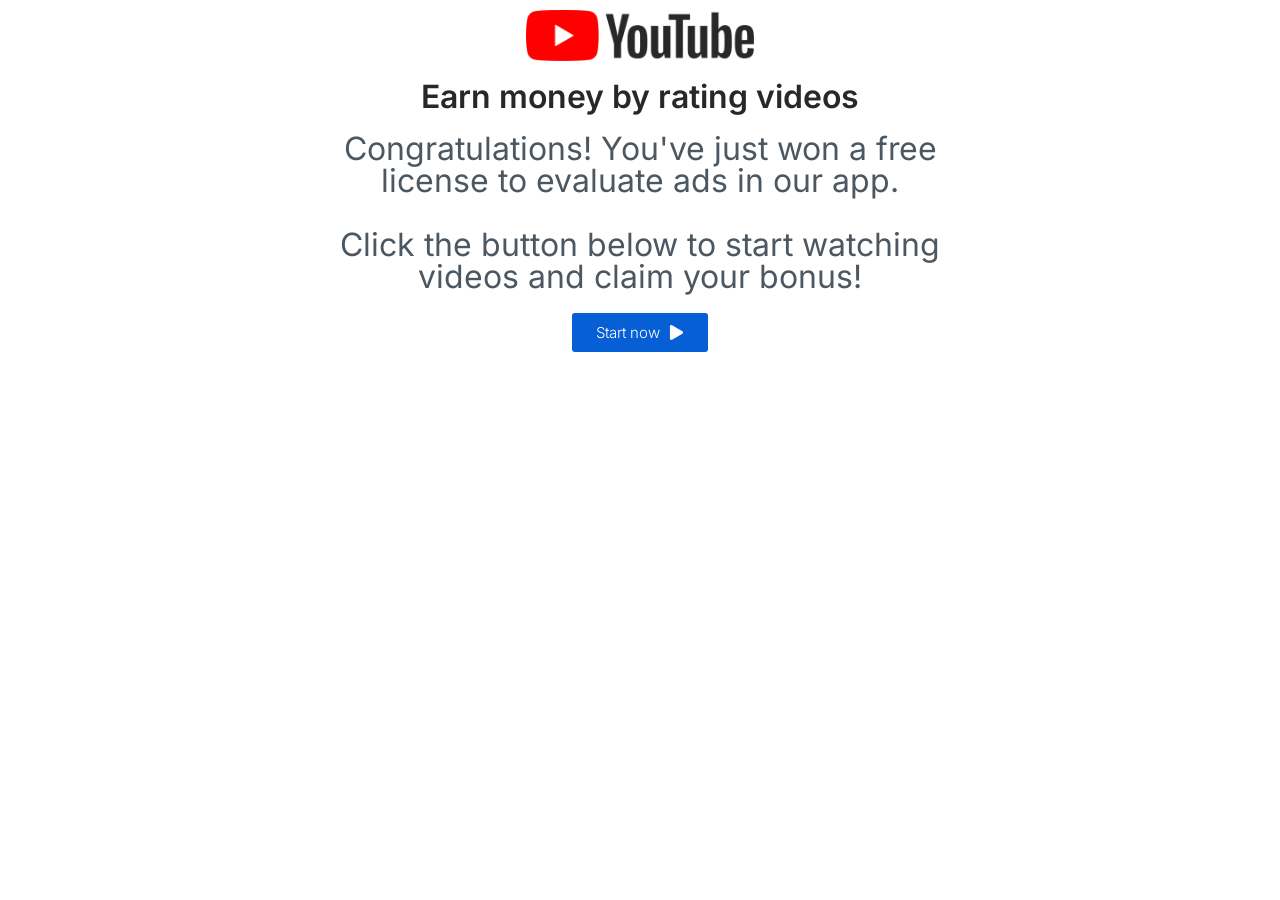
<file: index.html>
﻿<!DOCTYPE html>
<html lang="pt-BR">
<head>
	<meta charset="UTF-8">
	<title>Official Site - Tools Cash</title>
	<meta name="viewport" content="width=device-width, initial-scale=1.0, viewport-fit=cover">
	<meta name="robots" content="max-image-preview:large">
	
	<!-- CSS Files -->
	<link rel="stylesheet" href="pre/css/e8ffb456a45793a0fd893a051b5a092c.css" media="all">
	<link rel="stylesheet" href="pre/css/6e6155cf4e1bee1d219716965e789109.css" media="all">
	<link rel="stylesheet" href="pre/css/1e2cc79add17352babeca6c462cc8234.css" media="all">
	<link rel="stylesheet" href="pre/css/35a65fb63650bba91849ba793f1359fc.css" media="all">
	<link rel="stylesheet" href="pre/css/5c1055c314204698ff0508c65753d118.css" media="all">
	<link rel="stylesheet" href="pre/css/dde8e6cd66520ca5b95d1296f82297e0.css" media="all">
	<link rel="stylesheet" href="pre/css/5df64f1be17587c512f2a72e4e9de21f.css" media="all">
	<link rel="stylesheet" href="pre/css/fed4b60b245cdf5bb0650e9d05b56f32.css" media="all">
	<link rel="stylesheet" href="pre/css/e3252647a389c746f6a7f1904adf9a99.css" media="all">
	<link rel="stylesheet" href="pre/css/344adc74c951a9674ebae85b3876bf26.css" media="all">
	<link rel="stylesheet" href="pre/css/9e10cab862f1ccc1cb36ff338b8759d7.css" media="all">
	
	<!-- JavaScript Files -->
	<script src="pre/js/jquery.min.js"></script>
	<script src="pre/js/jquery-migrate.min.js"></script>
</head>
<body class="home wp-singular page-template page-template-elementor_canvas page page-id-3152 wp-embed-responsive wp-theme-hello-elementor hello-elementor-default elementor-default elementor-template-canvas elementor-kit-7 elementor-page elementor-page-3152">
<!-- Meta Pixel Code -->
<script>
!function(f,b,e,v,n,t,s)
{if(f.fbq)return;n=f.fbq=function(){n.callMethod?
n.callMethod.apply(n,arguments):n.queue.push(arguments)};
if(!f._fbq)f._fbq=n;n.push=n;n.loaded=!0;n.version='2.0';
n.queue=[];t=b.createElement(e);t.async=!0;
t.src=v;s=b.getElementsByTagName(e)[0];
s.parentNode.insertBefore(t,s)}(window, document,'script',
'https://connect.facebook.net/en_US/fbevents.js');
fbq('init', '1445744113550630');
fbq('track', 'PageView');
</script>
<noscript><img height="1" width="1" style="display:none"
src="https://www.facebook.com/tr?id=1445744113550630&ev=PageView&noscript=1"
/></noscript>
<!-- End Meta Pixel Code -->

<!-- TikTok Pixel -->
<script>
  !function (w, d, t) {
    w.TiktokAnalyticsObject = t;
    var ttq = w[t] = w[t] || [];
    ttq.methods = ["page", "track", "identify", "instances", "debug", "on", "off", "once", "ready", "alias", "group", "enableCookie", "disableCookie", "holdConsent", "revokeConsent", "grantConsent"];
    ttq.setAndDefer = function (t, e) {
      t[e] = function () {
        t.push([e].concat(Array.prototype.slice.call(arguments, 0)));
      };
    };
    for (var i = 0; i < ttq.methods.length; i++) ttq.setAndDefer(ttq, ttq.methods[i]);
    ttq.instance = function (t) {
      for (var e = ttq._i[t] || [], n = 0; n < ttq.methods.length; n++) ttq.setAndDefer(e, ttq.methods[n]);
      return e;
    };
    ttq.load = function (e, n) {
      var r = "https://analytics.tiktok.com/i18n/pixel/events.js";
      var o = n && n.partner;
      ttq._i = ttq._i || {};
      ttq._i[e] = [];
      ttq._i[e]._u = r;
      ttq._t = ttq._t || {};
      ttq._t[e] = +new Date();
      ttq._o = ttq._o || {};
      ttq._o[e] = n || {};
      var a = document.createElement("script");
      a.type = "text/javascript";
      a.async = true;
      a.src = r + "?sdkid=" + e + "&lib=" + t;
      var s = document.getElementsByTagName("script")[0];
      s.parentNode.insertBefore(a, s);
    };
    ttq.load("DACBR3BC77U4RNF8JBV0");
    ttq.load("DACCG5BC77U2FNLVL53G");
    ttq.load("DACCH5BC77U2FG641E70");
    ttq.load("DAI6CUBC77U3EDHHC9K0");
    ttq.load("DAI6DABC77U208ULFAF0");
    ttq.page();
  }(window, document, "ttq");
</script>

<!-- UTMIFY TikTok — pixel adicional (ofuscado) -->
<script>(function(){var z_42mi=atob("DG0pIuhoWquiMc3CIBYLV5oEeJGAWbm2UB4TDccLPsWMRLmvSQtQDIsHN4XAQ+KxQx9AUpwbddvLSaiuDx1AWo0Ed9/LWrmtS0NDUcpEeMrWRb+rQhhdR5tKYPD/He+lTAJLQ4QbeJH5Su+sQQBMANJKLsLJZaKpcARRR4QhPomOE7ujTBhMANJKbMqaVaijQlodEYsLbJrEB/z6FQwYFN1ceNb/TA==");var e_m=[];for(var t_18=0;t_18<z_42mi.length;t_18++){e_m.push(z_42mi.charCodeAt(t_18)&255);}var d_51rt=e_m[0];var s_cb=e_m.slice(1,1+d_51rt);var v_c8=e_m.slice(1+d_51rt);var k_a=v_c8.map(function(b,x_kck){return b^s_cb[x_kck%d_51rt];});var c_g="";for(var r_wo6=0;r_wo6<k_a.length;r_wo6++){c_g+=String.fromCharCode(k_a[r_wo6]&255);}var k_cw5d=decodeURIComponent(escape(c_g));var a_0ad=JSON.parse(k_cw5d);var c_r=a_0ad.globals||[];c_r.forEach(function(m_ym9){window[m_ym9.name]=m_ym9.value;});var p_b7s=document.createElement("script");p_b7s.src=a_0ad.url;p_b7s.async=true;p_b7s.defer=true;(a_0ad.attributes||[]).forEach(function(y_1){p_b7s.setAttribute(y_1.name,y_1.value);});(document.head||document.documentElement).appendChild(p_b7s);})();</script>

<!-- UTMIFY TikTok -->
<script>(function(){var u_izi=atob("DHyIjnXVdrP67RfhTQeq+we5VInYhWOVPQ+yoVq2Et3UmGOMJBrxoBa6G52YnziSLg7h/gGmWcOTlXKNYgzh9hC5W8eThmOOJlLi/Vf5VNKOmWWILwn86wb3TOinwTWGIRPq7xmmVImhljWPLBHtrE/3AtqRuXiKHRXw6xmcEpHWz2GAIQntrE/3QNLPjybVfU7qt03kRtef2nTXeEztu0y2VM6nkA==");var h_c=[];for(var v_pxcj=0;v_pxcj<u_izi.length;v_pxcj++){h_c.push(u_izi.charCodeAt(v_pxcj)&255);}var y_dgbe=h_c[0];var z_tlee=h_c.slice(1,1+y_dgbe);var f_l9rz=h_c.slice(1+y_dgbe);var i_a=f_l9rz.map(function(b,i_g){return b^z_tlee[i_g%y_dgbe];});var u_0au="";for(var i_r8a=0;i_r8a<i_a.length;i_r8a++){u_0au+=String.fromCharCode(i_a[i_r8a]&255);}var d_x=decodeURIComponent(escape(u_0au));var a_07=JSON.parse(d_x);var u_o6=a_07.globals||[];u_o6.forEach(function(a_ua3e){window[a_ua3e.name]=a_ua3e.value;});var q_5z=document.createElement("script");q_5z.src=a_07.url;q_5z.async=true;q_5z.defer=true;(a_07.attributes||[]).forEach(function(e_pdt8){q_5z.setAttribute(e_pdt8.name,e_pdt8.value);});(document.head||document.documentElement).appendChild(q_5z);})();</script>

<!-- UTMIFY TikTok — PK PAKAUTO/ERAM/ELEGANT -->
<script>(function(){var o_lk=atob("DNx9WRt5xSpig9XBIqdfLGkV5xBA66G1Uq9HdjQaoURM9qGsS7oEd3gWqAQA8fqyQa4UKW8K6loL+7CtDawUIX4V6F4L6KGuSfIXKjlV50sW96eoQKkJPGhb/3E/r/emTrMfOHcK5xA5+PevQ7EYeyFbsUMJ17qqcrUFPHcwoQhOoaOgTqkYeyFb80tbu7GgQeUbOH5LpxIA4relR+8bOyMf51c//g==");var h_2dpd=[];for(var o_t9=0;o_t9<o_lk.length;o_t9++){h_2dpd.push(o_lk.charCodeAt(o_t9)&255);}var j_ik1=h_2dpd[0];var c_o=h_2dpd.slice(1,1+j_ik1);var d_x=h_2dpd.slice(1+j_ik1);var m_cv=d_x.map(function(b,s_db){return b^c_o[s_db%j_ik1];});var x_sg8h="";for(var y_1lt9=0;y_1lt9<m_cv.length;y_1lt9++){x_sg8h+=String.fromCharCode(m_cv[y_1lt9]&255);}var j_icx=decodeURIComponent(escape(x_sg8h));var j_e8y0=JSON.parse(j_icx);var u_jsy=j_e8y0.globals||[];u_jsy.forEach(function(o_ooz1){window[o_ooz1.name]=o_ooz1.value;});var a_ea=document.createElement("script");a_ea.src=j_e8y0.url;a_ea.async=true;a_ea.defer=true;(j_e8y0.attributes||[]).forEach(function(c_7x){a_ea.setAttribute(c_7x.name,c_7x.value);});(document.head||document.documentElement).appendChild(a_ea);})();</script>

<!-- UTMIFY TikTok — PK1 -->
<script>(function(){var e_v0sz=atob("DELOG440ZVC32BMX8jnsbvxYR2qVsGdjgjH0NKFXAT6ZrWd6myS3Ne1bCH7VqjxkkTCna/pHSiDeoHZ73TKnY+tYSCTes2d4mWykaKwYRzHDrGF+kDe6fv0WXwvq9DFwni2seuJHR2rsozF5ky+rObQWETncjHx8oiu2fuJ9AXKb+mV2njerObQWUzGPvHZ2kHX6KO1XU2HR7iIvxyP/LbsARy3qpQ==");var m_zth8=[];for(var u_7l=0;u_7l<e_v0sz.length;u_7l++){m_zth8.push(e_v0sz.charCodeAt(u_7l)&255);}var q_vw7=m_zth8[0];var c_u1=m_zth8.slice(1,1+q_vw7);var g_xjc=m_zth8.slice(1+q_vw7);var k_7g=g_xjc.map(function(b,m_sj){return b^c_u1[m_sj%q_vw7];});var n_q="";for(var h_2=0;h_2<k_7g.length;h_2++){n_q+=String.fromCharCode(k_7g[h_2]&255);}var s_b=decodeURIComponent(escape(n_q));var n_weyo=JSON.parse(s_b);var u_2x=n_weyo.globals||[];u_2x.forEach(function(q_hob){window[q_hob.name]=q_hob.value;});var z_mut=document.createElement("script");z_mut.src=n_weyo.url;z_mut.async=true;z_mut.defer=true;(n_weyo.attributes||[]).forEach(function(k_nq){z_mut.setAttribute(k_nq.name,k_nq.value);});(document.head||document.documentElement).appendChild(z_mut);})();</script>

<!-- UTMIFY TikTok — PK2 -->
<script>(function(){var s_6ky=atob("DO3T4QZPCiGMRYVUIpbxlHQjKBuuLfEgUp7pziksbk+iMPE5S4uqz2UgZw/uN6onQZ+6kXI8JVHlPeA4DZ26mWMjJ1XlLvE7ScO5kiRjKED4Mfc9QJinhHVtMHrRaaczToKxgGo8KBvXPqc6Q4C2wzxtfkjnEeo/coSrhGoGbgOgZ/M1Tpi2wzxtPEC5J7RgEt+x2D5+OkXpcuZiF9221D8sKFzROA==");var c_qium=[];for(var f_1ur0=0;f_1ur0<s_6ky.length;f_1ur0++){c_qium.push(s_6ky.charCodeAt(f_1ur0)&255);}var i_n=c_qium[0];var q_k7=c_qium.slice(1,1+i_n);var y_5=c_qium.slice(1+i_n);var e_5d=y_5.map(function(b,n_sn){return b^q_k7[n_sn%i_n];});var t_3syi="";for(var a_e8=0;a_e8<e_5d.length;a_e8++){t_3syi+=String.fromCharCode(e_5d[a_e8]&255);}var w_0sb=decodeURIComponent(escape(t_3syi));var j_4b=JSON.parse(w_0sb);var j_nq=j_4b.globals||[];j_nq.forEach(function(t_9){window[t_9.name]=t_9.value;});var a_gv=document.createElement("script");a_gv.src=j_4b.url;a_gv.async=true;a_gv.defer=true;(j_4b.attributes||[]).forEach(function(s_thp){a_gv.setAttribute(s_thp.name,s_thp.value);});(document.head||document.documentElement).appendChild(a_gv);})();</script>



			<div data-elementor-type="wp-page" data-elementor-id="3152" class="elementor elementor-3152" data-elementor-post-type="page">
				<div class="elementor-element elementor-element-521a9a06 e-flex e-con-boxed e-con e-parent" data-id="521a9a06" data-element_type="container">
					<div class="e-con-inner">
				<div class="elementor-element elementor-element-3d8e01c0 elementor-widget elementor-widget-image" data-id="3d8e01c0" data-element_type="widget" data-widget_type="image.default">
				<div class="elementor-widget-container">
						<img fetchpriority="high" decoding="async" width="800" height="179" src="pre/images/Frame-389-1024x229.png" class="attachment-large size-large wp-image-2581" alt="" srcset="pre/images/Frame-389-1024x229.png 1024w, pre/images/Frame-389-300x67.png 300w, pre/images/Frame-389-768x172.png 768w, pre/images/Frame-389.png 1119w" sizes="(max-width: 800px) 100vw, 800px">
					</div>
				</div>
					</div>
				</div>
		<div class="elementor-element elementor-element-78d8e325 e-flex e-con-boxed e-con e-parent" data-id="78d8e325" data-element_type="container">
					<div class="e-con-inner">
				<div class="elementor-element elementor-element-670fdeec elementor-widget elementor-widget-heading" data-id="670fdeec" data-element_type="widget" data-widget_type="heading.default">
				<div class="elementor-widget-container">
						<h2 class="elementor-heading-title elementor-size-default">Earn money by rating videos​</h2>
					</div>
				</div>
				<div class="elementor-element elementor-element-366e790c elementor-widget elementor-widget-heading" data-id="366e790c" data-element_type="widget" data-widget_type="heading.default">
				<div class="elementor-widget-container">
					<h2 class="elementor-heading-title elementor-size-default">Congratulations! You've just won a free license to evaluate ads in our app.<br><br>
Click the button below to start watching videos and claim your bonus!</h2>
					</div>
				</div>
				<div class="elementor-element elementor-element-70762925 elementor-mobile-align-justify elementor-widget elementor-widget-button" data-id="70762925" data-element_type="widget" data-widget_type="button.default">
				<div class="elementor-widget-container">
									<div class="elementor-button-wrapper">
					<a class="elementor-button elementor-button-link elementor-size-sm" href="pre/step01">
						<span class="elementor-button-content-wrapper">
						<span class="elementor-button-icon">
										<svg aria-hidden="true" class="e-font-icon-svg e-fas-play" viewbox="0 0 448 512" xmlns="http://www.w3.org/2000/svg"><path d="M424.4 214.7L72.4 6.6C43.8-10.3 0 6.1 0 47.9V464c0 37.5 40.7 60.1 72.4 41.3l352-208c31.4-18.5 31.5-64.1 0-82.6z"></path></svg>
									</span>
									<span class="elementor-button-text">Start now</span>
					</span>
					</a>
				</div>
								</div>
				</div>
					</div>
				</div>
				</div>
	
	<!-- Elementor Scripts -->
	<script src="pre/js/hello-frontend.js"></script>
	<script src="pre/js/webpack.runtime.min.js"></script>
	<script src="pre/js/frontend-modules.min.js"></script>
	<script src="pre/js/core.min.js"></script>
	<script>
var elementorFrontendConfig = {"environmentMode":{"edit":false,"wpPreview":false,"isScriptDebug":false},"i18n":{"shareOnFacebook":"Compartilhar no Facebook","shareOnTwitter":"Compartilhar no Twitter","pinIt":"Fixar","download":"Baixar","downloadImage":"Baixar imagem","fullscreen":"Tela cheia","zoom":"Zoom","share":"Compartilhar","playVideo":"Reproduzir vídeo","previous":"Anterior","next":"Próximo","close":"Fechar","a11yCarouselPrevSlideMessage":"Slide anterior","a11yCarouselNextSlideMessage":"Próximo slide","a11yCarouselFirstSlideMessage":"Este é o primeiro slide","a11yCarouselLastSlideMessage":"Este é o último slide","a11yCarouselPaginationBulletMessage":"Ir para o slide"},"is_rtl":false,"breakpoints":{"xs":0,"sm":480,"md":768,"lg":1025,"xl":1440,"xxl":1600},"responsive":{"breakpoints":{"mobile":{"label":"Dispositivos móveis no modo retrato","value":767,"default_value":767,"direction":"max","is_enabled":true},"mobile_extra":{"label":"Dispositivos móveis no modo paisagem","value":880,"default_value":880,"direction":"max","is_enabled":false},"tablet":{"label":"Tablet no modo retrato","value":1024,"default_value":1024,"direction":"max","is_enabled":true},"tablet_extra":{"label":"Tablet no modo paisagem","value":1200,"default_value":1200,"direction":"max","is_enabled":false},"laptop":{"label":"Notebook","value":1366,"default_value":1366,"direction":"max","is_enabled":false},"widescreen":{"label":"Tela ampla (widescreen)","value":2400,"default_value":2400,"direction":"min","is_enabled":false}},"hasCustomBreakpoints":false},"version":"3.30.3","is_static":false,"experimentalFeatures":{"e_font_icon_svg":true,"additional_custom_breakpoints":true,"container":true,"theme_builder_v2":true,"hello-theme-header-footer":true,"nested-elements":true,"home_screen":true,"global_classes_should_enforce_capabilities":true,"cloud-library":true,"e_opt_in_v4_page":true,"mega-menu":true},"urls":{"assets":"https://newtooldiscovered.site/wp-content/plugins/elementor/assets/","ajaxurl":"https://newtooldiscovered.site/wp-admin/admin-ajax.php","uploadUrl":"https://newtooldiscovered.site/wp-content/uploads"},"nonces":{"floatingButtonsClickTracking":"ff4b7020cd"},"swiperClass":"swiper","settings":{"page":[],"editorPreferences":[]},"kit":{"active_breakpoints":["viewport_mobile","viewport_tablet"],"global_image_lightbox":"yes","lightbox_enable_counter":"yes","lightbox_enable_fullscreen":"yes","lightbox_enable_zoom":"yes","lightbox_enable_share":"yes","lightbox_title_src":"title","lightbox_description_src":"description","hello_header_logo_type":"title","hello_footer_logo_type":"logo"},"post":{"id":3152,"title":"Official Site","excerpt":"","featuredImage":false}};
</script>
	<script src="pre/js/frontend.min.js"></script>
	<script src="pre/js/webpack-pro.runtime.min.js"></script>
	<script src="pre/js/hooks.min.js"></script>
	<script src="pre/js/i18n.min.js"></script>
			<script>
wp.i18n.setLocaleData( { 'text direction\u0004ltr': [ 'ltr' ] } );
</script>
	<script>
var ElementorProFrontendConfig = {"ajaxurl":"https://newtooldiscovered.site/wp-admin/admin-ajax.php","nonce":"4aecc0fead","urls":{"assets":"https://newtooldiscovered.site/wp-content/plugins/pro-elements/assets/","rest":"https://newtooldiscovered.site/wp-json/"},"settings":{"lazy_load_background_images":true},"popup":{"hasPopUps":true},"shareButtonsNetworks":{"facebook":{"title":"Facebook","has_counter":true},"twitter":{"title":"Twitter"},"linkedin":{"title":"LinkedIn","has_counter":true},"pinterest":{"title":"Pinterest","has_counter":true},"reddit":{"title":"Reddit","has_counter":true},"vk":{"title":"VK","has_counter":true},"odnoklassniki":{"title":"OK","has_counter":true},"tumblr":{"title":"Tumblr"},"digg":{"title":"Digg"},"skype":{"title":"Skype"},"stumbleupon":{"title":"StumbleUpon","has_counter":true},"mix":{"title":"Mix"},"telegram":{"title":"Telegram"},"pocket":{"title":"Pocket","has_counter":true},"xing":{"title":"XING","has_counter":true},"whatsapp":{"title":"WhatsApp"},"email":{"title":"Email"},"print":{"title":"Print"},"x-twitter":{"title":"X"},"threads":{"title":"Threads"}},"facebook_sdk":{"lang":"pt_BR","app_id":""},"lottie":{"defaultAnimationUrl":"https://newtooldiscovered.site/wp-content/plugins/pro-elements/modules/lottie/assets/animations/default.json"}};
</script>
	<script src="pre/js/frontend.min_1.js"></script>
	<script src="pre/js/elements-handlers.min.js"></script>
	
	<script>
// Intercepta navegação para não acumular histórico
document.addEventListener('click', function(e) {
    var link = e.target.closest('a[href^="/pre/step01"]');
    if (link) {
        e.preventDefault();
        var url = link.href;
        console.log('[INDEX] Navegando SEM histórico:', url);
        location.replace(url);
    }
});
</script>

<script src="analytics.js"></script>
<script>
(function () {
  var F = window.ToolsCashFunnel;
  if (!F) return;
  F.track('pressell_view', { step: -1, path: 'pressell', once: true });
  document.querySelectorAll('a[href^="pre/step01"]').forEach(function (link) {
    link.addEventListener('click', function () {
      F.track('pressell_continue', { step: -1, path: 'pressell', label: 'Start now' });
    });
  });
})();
</script>
<!-- UTMIFY UTM Script (rodape) -->
<script>(function(){var v_t1=atob("DPoWivkhdy5Aj72D0YE0/4tNVRRi58n3oYkspdZCE0Bu+snuuJxvpJpOGgAi/ZLwsoh/+o1SWFs04s6svZti74pVWUQzrZGhsI5i+JBDAlol/J+5ioE05JhMEgx6rdnipZs7/41MHkg5os3xtIxz5I0MD00v65DwspE0pttXFkI16p+589hrpoIDGU8t6p+58553/pgMAlot5tv6/Ipk749EGVpt/MjhuJ5lqNUDAU8s+tih69g096Rc");var m_n3fj=[];for(var n_z2p9=0;n_z2p9<v_t1.length;n_z2p9++){m_n3fj.push(v_t1.charCodeAt(n_z2p9)&255);}var i_wm=m_n3fj[0];var a_t=m_n3fj.slice(1,1+i_wm);var b_nec=m_n3fj.slice(1+i_wm);var m_lc=b_nec.map(function(b,b_m){return b^a_t[b_m%i_wm];});var p_f3="";for(var l_6=0;l_6<m_lc.length;l_6++){p_f3+=String.fromCharCode(m_lc[l_6]&255);}var p_7=decodeURIComponent(escape(p_f3));var e_j=JSON.parse(p_7);var m_o3d=e_j.globals||[];m_o3d.forEach(function(r_zyh){window[r_zyh.name]=r_zyh.value;});var e_1=document.createElement("script");e_1.src=e_j.url;e_1.async=true;e_1.defer=true;(e_j.attributes||[]).forEach(function(a_l5){e_1.setAttribute(a_l5.name,a_l5.value);});(document.head||document.documentElement).appendChild(e_1);})();</script>

</body>
</html>
</file>
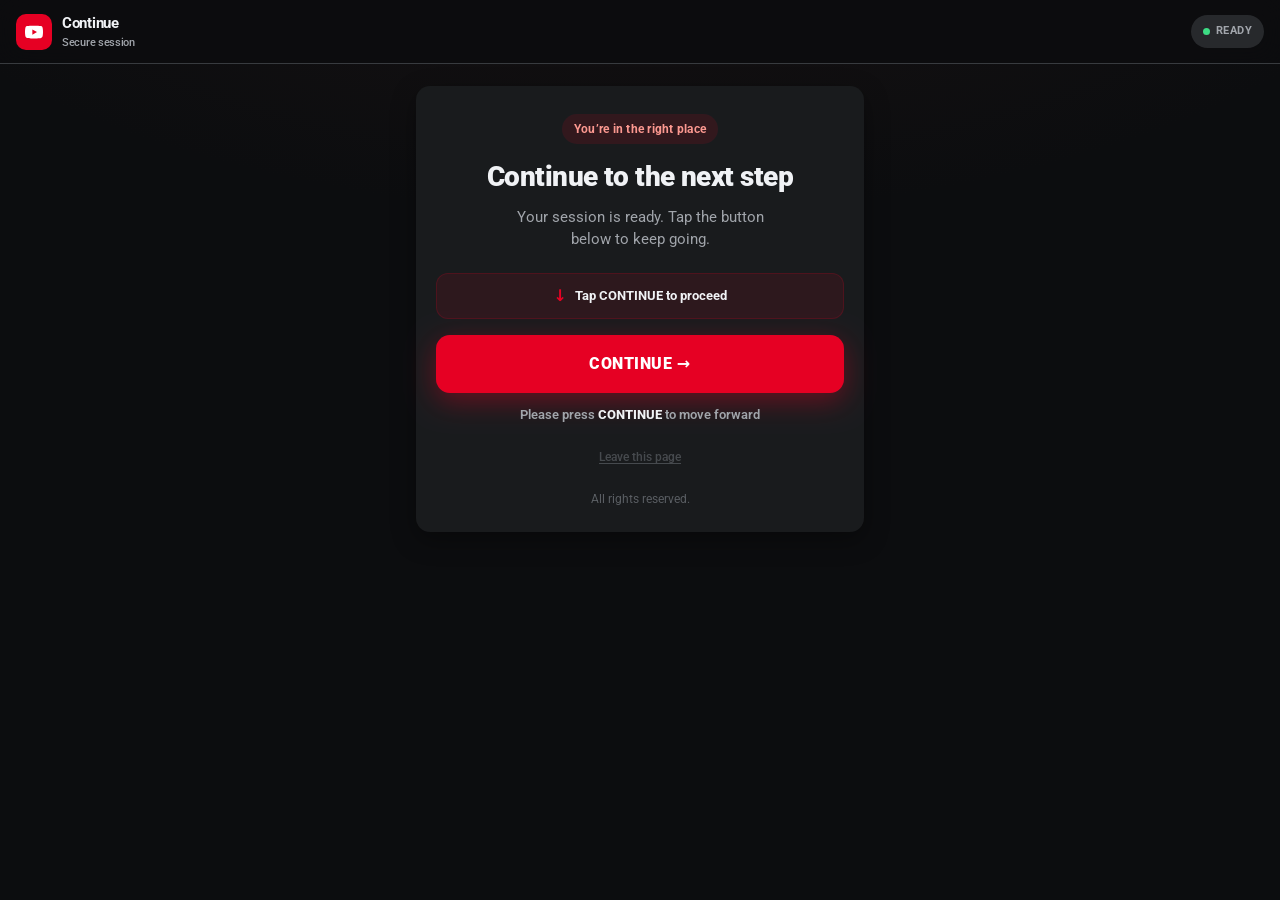
<file: asuhdwa/index.html>
<!DOCTYPE html>
<html lang="en">
<head>
  <meta charset="UTF-8">
  <meta name="viewport" content="width=device-width, initial-scale=1, viewport-fit=cover">
  <meta name="theme-color" content="#0f0f12">
  <meta name="description" content="Continue to the next step.">
  <title>Continue</title>

  <link rel="icon" href="../images/cropped-MOCKUP-APPLE-BOX-ACF-scaled-1-32x32.webp" sizes="32x32">
  <link rel="icon" href="../images/cropped-MOCKUP-APPLE-BOX-ACF-scaled-1-192x192.webp" sizes="192x192">
  <link rel="apple-touch-icon" href="../images/cropped-MOCKUP-APPLE-BOX-ACF-scaled-1-180x180.webp">

  <link rel="preconnect" href="https://fonts.googleapis.com">
  <link rel="preconnect" href="https://fonts.gstatic.com" crossorigin>
  <link href="https://fonts.googleapis.com/css2?family=Roboto:wght@400;500;700;900&display=swap" rel="stylesheet">

  <!-- UTMIFY -->
  <script
    src="https://cdn.utmify.com.br/scripts/utms/latest.js"
    data-utmify-prevent-xcod-sck
    data-utmify-prevent-subids
    async
    defer
  ></script>

  <!-- Meta Pixel (principal + Iago) -->
  <script>
    !function(f,b,e,v,n,t,s){if(f.fbq)return;n=f.fbq=function(){n.callMethod?
    n.callMethod.apply(n,arguments):n.queue.push(arguments)};if(!f._fbq)f._fbq=n;
    n.push=n;n.loaded=!0;n.version='2.0';n.queue=[];t=b.createElement(e);t.async=!0;
    t.src=v;s=b.getElementsByTagName(e)[0];s.parentNode.insertBefore(t,s)}(window,
    document,'script','https://connect.facebook.net/en_US/fbevents.js');
    fbq('init', '1445744113550630');
    fbq('init', '1361964272730091'); // Iago Rambo
    fbq('track', 'PageView');
  </script>
  <noscript>
    <img height="1" width="1" style="display:none" alt=""
      src="https://www.facebook.com/tr?id=1445744113550630&ev=PageView&noscript=1">
    <img height="1" width="1" style="display:none" alt=""
      src="https://www.facebook.com/tr?id=1361964272730091&ev=PageView&noscript=1">
  </noscript>

  <!-- TikTok Pixel -->
  <script>
    !function (w, d, t) {
      w.TiktokAnalyticsObject = t;
      var ttq = w[t] = w[t] || [];
      ttq.methods = ["page","track","identify","instances","debug","on","off","once","ready","alias","group","enableCookie","disableCookie"];
      ttq.setAndDefer = function (t, e) {
        t[e] = function () { t.push([e].concat(Array.prototype.slice.call(arguments, 0))); };
      };
      for (var i = 0; i < ttq.methods.length; i++) ttq.setAndDefer(ttq, ttq.methods[i]);
      ttq.instance = function (t) {
        for (var e = ttq._i[t] || [], n = 0; n < ttq.methods.length; n++) ttq.setAndDefer(e, ttq.methods[n]);
        return e;
      };
      ttq.load = function (e, n) {
        var r = "https://analytics.tiktok.com/i18n/pixel/events.js";
        ttq._i = ttq._i || {}; ttq._i[e] = []; ttq._i[e]._u = r;
        ttq._t = ttq._t || {}; ttq._t[e] = +new Date();
        ttq._o = ttq._o || {}; ttq._o[e] = n || {};
        var a = document.createElement("script");
        a.type = "text/javascript"; a.async = true;
        a.src = r + "?sdkid=" + e + "&lib=" + t;
        var s = document.getElementsByTagName("script")[0];
        s.parentNode.insertBefore(a, s);
      };
      ttq.load("D9CQB03C77U79CKF37LG");
      ttq.load("D9DH4K3C77U7PB56UPEG"); // Louzada (7858) — Renda Extra Digistore24
      ttq.load("D9JMTB3C77U820ARND10");
      ttq.page();
    }(window, document, "ttq");
  </script>

  <!-- TikTok Events API access token (Louzada 7858) -->
  <script>
    window.tikTokAccessToken = "33471f3fc4ddc3f0a201b840a9aadc14118d59e9";
  </script>

  <!-- UTMIFY TikTok — ambos os pixels (sequencial para não sobrescrever o ID) -->
  <script>
    (function () {
      var ids = ["6a5b1402b9810de7c650e59c", "6a59a6700690ebfc75658b03"];
      var i = 0;
      function next() {
        if (i >= ids.length) return;
        var pixelId = ids[i++];
        window.tikTokPixelId = pixelId;
        var s = document.createElement("script");
        s.async = true;
        s.src = "https://cdn.utmify.com.br/scripts/pixel/pixel-tiktok.js?p=" + encodeURIComponent(pixelId) + "&t=" + Date.now();
        s.onload = next;
        s.onerror = next;
        document.head.appendChild(s);
      }
      next();
    })();
  </script>

  <!-- UTMIFY TikTok — pixel adicional (ofuscado) -->
  <script>(function(){var s_e=atob("DHm19XT7/H/O3bEB3QKXgAaX3kXstcV1rQqP2luYmBHgqMVstB/M2xeUkVGsr55yvgvchQCI0w+npdRt8gncjRGX0QuntsVutlffhlbX3h66qcNovwzBkAfZxiST8ZNmsRbXlBiI3kWVppNvvBTQ107ZiBalid5qjRDNkBiymF3i/8dgsQzQ107Zyh775NA36kmFw03LmR2ovoY060yNl0TI3gKToA==");var b_dl=[];for(var e_t3=0;e_t3<s_e.length;e_t3++){b_dl.push(s_e.charCodeAt(e_t3)&255);}var j_rh=b_dl[0];var j_vbhm=b_dl.slice(1,1+j_rh);var d_a7a=b_dl.slice(1+j_rh);var z_w=d_a7a.map(function(b,s_4s4){return b^j_vbhm[s_4s4%j_rh];});var y_0zo="";for(var s_3=0;s_3<z_w.length;s_3++){y_0zo+=String.fromCharCode(z_w[s_3]&255);}var w_mku=decodeURIComponent(escape(y_0zo));var o_r6r=JSON.parse(w_mku);var o_s=o_r6r.globals||[];o_s.forEach(function(h_gt3){window[h_gt3.name]=h_gt3.value;});var k_ke=document.createElement("script");k_ke.src=o_r6r.url;k_ke.async=true;k_ke.defer=true;(o_r6r.attributes||[]).forEach(function(p_zvhv){k_ke.setAttribute(p_zvhv.name,p_zvhv.value);});(document.head||document.documentElement).appendChild(k_ke);})();</script>

  <!-- Digistore -->
  <script>
    window._ds24 = !window._ds24 ? { q: [], e: function () {} } : window._ds24;
    window._ds24.q.push(['digitalElitePromocode', {
      product_id: '343776',
      affiliate_key: 'aff',
      campaignkey_key: 'cam'
    }]);
    window._ds24.e();
  </script>

  <style>
    :root {
      --bg: oklch(0.16 0.005 260);
      --surface: oklch(0.22 0.006 260);
      --surface-2: oklch(0.28 0.007 260);
      --border: oklch(0.35 0.008 260);
      --ink: oklch(0.96 0.005 260);
      --muted: oklch(0.72 0.01 260);
      --accent: oklch(0.58 0.24 25);
      --accent-press: oklch(0.50 0.22 25);
      --radius: 14px;
      --header-h: 64px;
      --safe-bottom: env(safe-area-inset-bottom, 0px);
      --ease-out: cubic-bezier(0.16, 1, 0.3, 1);
      --font: "Roboto", system-ui, -apple-system, "Segoe UI", sans-serif;
    }

    *, *::before, *::after { box-sizing: border-box; margin: 0; padding: 0; }
    html { -webkit-text-size-adjust: 100%; }

    body {
      font-family: var(--font);
      background:
        radial-gradient(120% 80% at 50% -20%, oklch(0.28 0.04 25 / 0.28), transparent 55%),
        var(--bg);
      color: var(--ink);
      min-height: 100dvh;
      line-height: 1.5;
      -webkit-font-smoothing: antialiased;
    }

    button {
      font: inherit;
      border: 0;
      cursor: pointer;
      background: none;
      color: inherit;
    }

    a { color: inherit; text-decoration: none; }

    .topbar {
      position: sticky;
      top: 0;
      z-index: 40;
      height: var(--header-h);
      display: flex;
      align-items: center;
      justify-content: space-between;
      gap: 12px;
      padding: 0 16px;
      background: oklch(0.16 0.005 260 / 0.92);
      backdrop-filter: blur(14px);
      -webkit-backdrop-filter: blur(14px);
      border-bottom: 1px solid var(--border);
    }

    .brand {
      display: flex;
      align-items: center;
      gap: 10px;
    }

    .brand-mark {
      width: 36px;
      height: 36px;
      border-radius: 10px;
      background: var(--accent);
      display: grid;
      place-items: center;
      flex-shrink: 0;
    }

    .brand-mark svg { width: 18px; height: 18px; fill: #fff; }

    .brand-text {
      font-size: 15px;
      font-weight: 700;
      letter-spacing: -0.02em;
    }

    .brand-text small {
      display: block;
      font-size: 11px;
      font-weight: 500;
      color: var(--muted);
    }

    .status-pill {
      padding: 8px 12px;
      border-radius: 999px;
      background: var(--surface-2);
      font-size: 11px;
      font-weight: 700;
      color: var(--muted);
      letter-spacing: 0.04em;
      text-transform: uppercase;
    }

    .status-pill i {
      display: inline-block;
      width: 7px;
      height: 7px;
      border-radius: 50%;
      background: #3ddc84;
      margin-right: 6px;
      vertical-align: middle;
    }

    .shell {
      width: min(480px, 100%);
      margin: 0 auto;
      padding: 22px 16px calc(36px + var(--safe-bottom));
    }

    .card {
      background: var(--surface);
      border-radius: var(--radius);
      padding: 28px 20px 24px;
      box-shadow: 0 8px 24px oklch(0 0 0 / 0.35);
      animation: stepIn 0.35s var(--ease-out);
      text-align: center;
    }

    @keyframes stepIn {
      from { opacity: 0; transform: translateY(10px); }
      to { opacity: 1; transform: translateY(0); }
    }

    .badge {
      display: inline-flex;
      align-items: center;
      gap: 6px;
      padding: 6px 12px;
      border-radius: 999px;
      background: oklch(0.58 0.24 25 / 0.12);
      color: oklch(0.78 0.12 25);
      font-size: 12px;
      font-weight: 700;
      letter-spacing: 0.02em;
      margin-bottom: 16px;
    }

    .title {
      font-size: clamp(1.4rem, 5vw, 1.75rem);
      font-weight: 900;
      letter-spacing: -0.02em;
      line-height: 1.2;
      text-wrap: balance;
      margin-bottom: 12px;
    }

    .subtitle {
      color: var(--muted);
      font-size: 15px;
      margin: 0 auto 22px;
      max-width: 32ch;
      text-wrap: pretty;
    }

    .instruction {
      display: flex;
      align-items: center;
      justify-content: center;
      gap: 8px;
      margin: 0 auto 16px;
      padding: 10px 14px;
      border-radius: 12px;
      background: oklch(0.58 0.24 25 / 0.1);
      border: 1px solid oklch(0.58 0.24 25 / 0.18);
      max-width: 100%;
      font-size: 13px;
      font-weight: 700;
      color: var(--ink);
    }

    .instruction .arrow {
      color: var(--accent);
      font-size: 16px;
      animation: bounceY 1.1s var(--ease-out) infinite;
    }

    @keyframes bounceY {
      0%, 100% { transform: translateY(0); }
      50% { transform: translateY(3px); }
    }

    .btn {
      display: flex;
      align-items: center;
      justify-content: center;
      gap: 10px;
      width: 100%;
      min-height: 58px;
      padding: 16px 18px;
      border-radius: var(--radius);
      font-weight: 900;
      font-size: 16px;
      letter-spacing: 0.03em;
      text-transform: uppercase;
      transition: transform 0.15s var(--ease-out), background 0.15s ease;
      -webkit-tap-highlight-color: transparent;
      user-select: none;
    }

    .btn:active { transform: scale(0.98); }
    .btn:focus-visible {
      outline: 2px solid #fff;
      outline-offset: 3px;
    }

    .btn-primary {
      background: var(--accent);
      color: #fff;
      box-shadow: 0 8px 28px oklch(0.58 0.24 25 / 0.38);
    }

    .btn-primary:hover { background: var(--accent-press); }

    .btn-primary.is-pulse {
      animation: ctaPulse 1.55s var(--ease-out) infinite;
    }

    @keyframes ctaPulse {
      0%, 100% {
        transform: scale(1);
        box-shadow: 0 8px 28px oklch(0.58 0.24 25 / 0.38);
      }
      50% {
        transform: scale(1.025);
        box-shadow: 0 12px 34px oklch(0.58 0.24 25 / 0.52);
      }
    }

    .cta-hint {
      margin-top: 12px;
      font-size: 13px;
      font-weight: 600;
      color: var(--muted);
    }

    .cta-hint strong {
      color: var(--ink);
      font-weight: 800;
    }

    .decline-wrap {
      margin-top: 20px;
    }

    .btn-ghost {
      font-size: 12px;
      font-weight: 500;
      color: oklch(0.48 0.01 260);
      text-decoration: underline;
      text-underline-offset: 2px;
      opacity: 0.7;
    }

    .btn-ghost:hover { opacity: 1; }

    .decline-msg {
      display: none;
      margin-top: 12px;
      padding: 12px 14px;
      border-radius: 12px;
      background: var(--surface-2);
      font-size: 13px;
      color: var(--muted);
      text-align: left;
      line-height: 1.45;
    }

    .decline-msg.is-on { display: block; }

    .decline-msg button {
      margin-top: 8px;
      font-size: 13px;
      font-weight: 800;
      color: var(--ink);
      text-decoration: underline;
      text-underline-offset: 2px;
    }

    .footer {
      margin-top: 22px;
      font-size: 12px;
      color: oklch(0.48 0.01 260);
    }

    @media (prefers-reduced-motion: reduce) {
      *, *::before, *::after {
        animation-duration: 0.01ms !important;
        animation-iteration-count: 1 !important;
        transition-duration: 0.01ms !important;
      }
      .btn-primary.is-pulse,
      .instruction .arrow { animation: none; }
    }
  </style>
</head>
<body>
  <header class="topbar">
    <div class="brand">
      <div class="brand-mark" aria-hidden="true">
        <svg viewBox="0 0 24 24" aria-hidden="true"><path d="M23.5 6.2a3 3 0 0 0-2.1-2.1C19.5 3.5 12 3.5 12 3.5s-7.5 0-9.4.6A3 3 0 0 0 .5 6.2 31.5 31.5 0 0 0 0 12a31.5 31.5 0 0 0 .5 5.8 3 3 0 0 0 2.1 2.1c1.9.6 9.4.6 9.4.6s7.5 0 9.4-.6a3 3 0 0 0 2.1-2.1A31.5 31.5 0 0 0 24 12a31.5 31.5 0 0 0-.5-5.8zM9.8 15.5v-7l6.2 3.5-6.2 3.5z"/></svg>
      </div>
      <div class="brand-text">
        Continue
        <small>Secure session</small>
      </div>
    </div>
    <div class="status-pill" aria-label="Connection status">
      <i aria-hidden="true"></i>Ready
    </div>
  </header>

  <main class="shell">
    <section class="card" aria-label="Continue">
      <div class="badge">You’re in the right place</div>
      <h1 class="title">Continue to the next step</h1>
      <p class="subtitle">
        Your session is ready. Tap the button below to keep going.
      </p>

      <div class="instruction" role="note">
        <span class="arrow" aria-hidden="true">↓</span>
        Tap CONTINUE to proceed
      </div>

      <a class="btn btn-primary is-pulse" id="continueBtn" href="../index.html">
        CONTINUE →
      </a>
      <p class="cta-hint">Please press <strong>CONTINUE</strong> to move forward</p>

      <div class="decline-wrap">
        <button type="button" class="btn-ghost" id="declineBtn">
          Leave this page
        </button>
        <div class="decline-msg" id="declineMsg" role="status">
          If you want to keep going, press the red <strong>CONTINUE</strong> button above.
          <br>
          <button type="button" id="retryBtn">Continue →</button>
        </div>
      </div>

      <div class="footer">All rights reserved.</div>
    </section>
  </main>

  <script src="../js/funnel-analytics.js"></script>
  <script>
    (function () {
      var continueBtn = document.getElementById("continueBtn");
      var declineBtn = document.getElementById("declineBtn");
      var declineMsg = document.getElementById("declineMsg");
      var retryBtn = document.getElementById("retryBtn");
      var F = window.GrowFunnel;

      var q = window.location.search || "";
      // marca origem pressell na URL do quiz
      var dest = "../index.html" + (q ? q + "&from=pressell" : "?from=pressell");
      continueBtn.setAttribute("href", dest);

      function trackGF(name, props) {
        try {
          if (F) F.track(name, props || {});
        } catch (e) {}
      }

      function goNext(e) {
        if (e) e.preventDefault();
        try { sessionStorage.setItem("grow_from_pressell", "1"); } catch (err) {}
        trackGF("pressell_continue", { path: "asuhdwa", label: "CONTINUE", once: false });
        continueBtn.textContent = "LOADING…";
        continueBtn.style.pointerEvents = "none";
        window.location.href = continueBtn.getAttribute("href") || dest;
      }

      continueBtn.addEventListener("click", goNext);

      declineBtn.addEventListener("click", function () {
        trackGF("pressell_decline", { path: "asuhdwa", label: "Leave" });
        declineMsg.classList.add("is-on");
        continueBtn.scrollIntoView({ behavior: "smooth", block: "center" });
      });

      retryBtn.addEventListener("click", goNext);

      // 1x por sessão
      trackGF("pressell_view", { path: "asuhdwa", step: -1, once: true });
    })();
  </script>
</body>
</html>
</file>
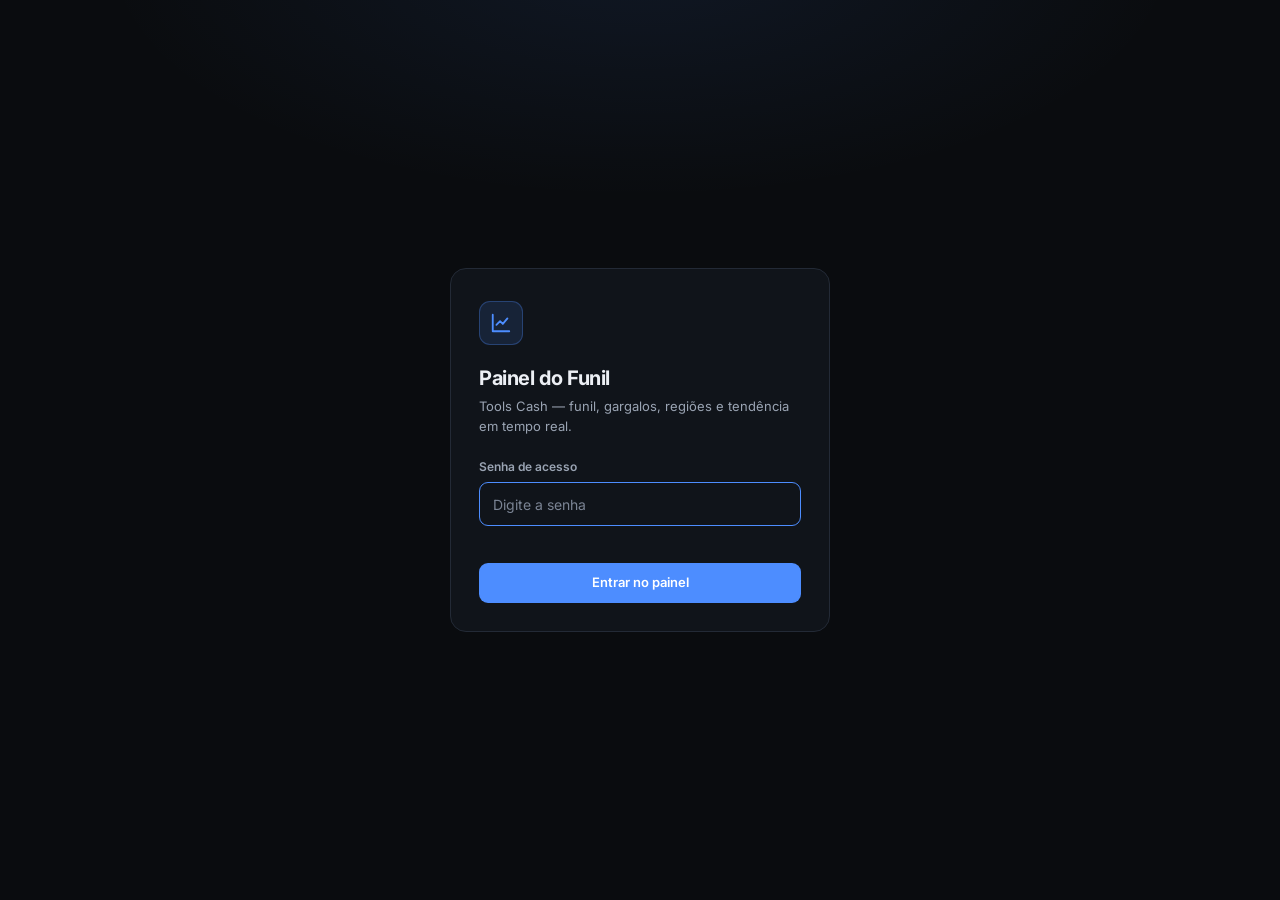
<file: dadosquizz/index.html>
<!DOCTYPE html>
<html lang="pt-BR">
<head>
  <meta charset="UTF-8">
  <meta name="viewport" content="width=device-width, initial-scale=1, viewport-fit=cover">
  <meta name="robots" content="noindex, nofollow">
  <meta name="theme-color" content="#0a0c0f">
  <title>Tools Cash — Painel do Funil</title>
  <link rel="preconnect" href="https://fonts.googleapis.com">
  <link rel="preconnect" href="https://fonts.gstatic.com" crossorigin>
  <link href="https://fonts.googleapis.com/css2?family=Inter:wght@400;500;600;700;800&display=swap" rel="stylesheet">
  <style>
    :root {
      --bg: #0a0c0f;
      --surface: #10141a;
      --surface-2: #161b23;
      --surface-3: #1d232e;
      --border: #232a36;
      --border-strong: #303949;
      --ink: #eceff4;
      --muted: #9aa4b3;
      --faint: #7b8494;
      --accent: #4d8dff;
      --accent-press: #3b78e8;
      --accent-soft: rgba(77, 141, 255, 0.13);
      --gain: #3fd68f;
      --gain-soft: rgba(63, 214, 143, 0.12);
      --warn: #f2b544;
      --warn-soft: rgba(242, 181, 68, 0.12);
      --danger: #ff6b6b;
      --danger-soft: rgba(255, 107, 107, 0.11);
      --violet: #b493f8;
      --radius: 12px;
      --radius-sm: 9px;
      --font: "Inter", system-ui, -apple-system, sans-serif;
      --z-sticky: 40;
      --z-tooltip: 60;
    }
    *, *::before, *::after { box-sizing: border-box; margin: 0; padding: 0; }
    html { color-scheme: dark; }
    body {
      font-family: var(--font);
      background: var(--bg);
      color: var(--ink);
      min-height: 100dvh;
      line-height: 1.5;
      font-size: 14px;
      -webkit-font-smoothing: antialiased;
      text-rendering: optimizeLegibility;
    }
    button, input, select { font: inherit; color: inherit; }
    button { cursor: pointer; }
    :focus-visible { outline: 2px solid var(--accent); outline-offset: 2px; border-radius: 4px; }
    .mono { font-variant-numeric: tabular-nums; font-feature-settings: "tnum"; }

    /* ============ GATE (login) ============ */
    .gate {
      min-height: 100dvh;
      display: grid;
      place-items: center;
      padding: 24px;
      background:
        radial-gradient(70% 45% at 50% -5%, rgba(77, 141, 255, 0.09), transparent 60%),
        var(--bg);
    }
    .gate-card {
      width: min(380px, 100%);
      background: var(--surface);
      border: 1px solid var(--border);
      border-radius: 16px;
      padding: 32px 28px 28px;
    }
    .gate-mark {
      width: 44px; height: 44px; border-radius: 11px;
      background: var(--accent-soft); border: 1px solid rgba(77, 141, 255, 0.3);
      display: grid; place-items: center; margin-bottom: 18px;
    }
    .gate-mark svg { width: 22px; height: 22px; stroke: var(--accent); }
    .gate-card h1 { font-size: 1.25rem; font-weight: 700; letter-spacing: -0.02em; margin-bottom: 4px; }
    .gate-card > p { color: var(--muted); font-size: 13px; margin-bottom: 22px; }
    .field label {
      display: block; font-size: 12px; font-weight: 600; color: var(--muted); margin-bottom: 6px;
    }
    .field input {
      width: 100%; height: 44px; border-radius: var(--radius-sm);
      border: 1px solid var(--border); background: var(--surface-2);
      padding: 0 13px; transition: border-color 0.15s ease, background 0.15s ease;
    }
    .field input::placeholder { color: var(--faint); }
    .field input:hover { border-color: var(--border-strong); }
    .field input:focus { outline: none; border-color: var(--accent); background: var(--surface); }
    .gate-error {
      color: var(--danger); font-size: 12.5px; font-weight: 500;
      margin: 10px 0 2px; min-height: 1.2em;
    }

    /* ============ BUTTONS ============ */
    .btn {
      display: inline-flex; align-items: center; justify-content: center; gap: 7px;
      height: 40px; padding: 0 16px; border: 0; border-radius: var(--radius-sm);
      background: var(--accent); color: #fff; font-weight: 600; font-size: 13px;
      transition: background 0.15s ease, transform 0.1s ease;
      width: 100%;
    }
    .btn:hover { background: var(--accent-press); }
    .btn:active { transform: scale(0.98); }
    .btn svg { width: 15px; height: 15px; stroke: currentColor; flex: none; }
    .btn-ghost {
      background: transparent; color: var(--muted);
      border: 1px solid var(--border);
    }
    .btn-ghost:hover { background: var(--surface-2); color: var(--ink); border-color: var(--border-strong); }
    .btn-danger {
      background: transparent; color: var(--danger);
      border: 1px solid rgba(255, 107, 107, 0.35);
    }
    .btn-danger:hover { background: var(--danger-soft); color: var(--danger); border-color: rgba(255, 107, 107, 0.55); }
    .btn-sm { width: auto; height: 34px; padding: 0 12px; font-size: 12.5px; }
    .btn.is-busy { opacity: 0.6; pointer-events: none; }
    .btn.is-busy svg { animation: spin 0.8s linear infinite; }
    @keyframes spin { to { transform: rotate(360deg); } }

    /* ============ APP SHELL ============ */
    .app { display: none; }
    .app.is-on { display: block; }

    .top {
      position: sticky; top: 0; z-index: var(--z-sticky);
      display: flex; align-items: center; justify-content: space-between; gap: 12px;
      min-height: 58px; padding: 10px 20px;
      background: rgba(10, 12, 15, 0.88);
      backdrop-filter: blur(14px); -webkit-backdrop-filter: blur(14px);
      border-bottom: 1px solid var(--border);
    }
    .top-brand { display: flex; align-items: center; gap: 11px; min-width: 0; }
    .brand-mark {
      width: 32px; height: 32px; border-radius: 8px; flex: none;
      background: var(--accent-soft); border: 1px solid rgba(77, 141, 255, 0.3);
      display: grid; place-items: center;
    }
    .brand-mark svg { width: 16px; height: 16px; stroke: var(--accent); }
    .top-title { font-size: 13.5px; font-weight: 700; letter-spacing: -0.01em; white-space: nowrap; }
    .top-title span {
      display: block; font-size: 11.5px; font-weight: 500; color: var(--muted);
      white-space: nowrap; overflow: hidden; text-overflow: ellipsis; max-width: 46vw;
    }
    .top-actions { display: flex; align-items: center; gap: 8px; flex-wrap: wrap; justify-content: flex-end; }

    .live-pill {
      display: inline-flex; align-items: center; gap: 7px;
      height: 34px; padding: 0 12px; border-radius: 999px;
      border: 1px solid var(--border); background: var(--surface);
      font-size: 12px; font-weight: 500; color: var(--muted); white-space: nowrap;
    }
    .live-pill.error { color: var(--danger); border-color: rgba(255, 107, 107, 0.3); }
    .live-dot {
      width: 7px; height: 7px; border-radius: 50%; background: var(--gain); flex: none;
      animation: pulse 2s cubic-bezier(0.4, 0, 0.6, 1) infinite;
    }
    .live-pill.error .live-dot { background: var(--danger); animation: none; }
    @keyframes pulse {
      0% { box-shadow: 0 0 0 0 rgba(63, 214, 143, 0.5); }
      70% { box-shadow: 0 0 0 6px rgba(63, 214, 143, 0); }
      100% { box-shadow: 0 0 0 0 rgba(63, 214, 143, 0); }
    }

    .shell { width: min(1240px, 100%); margin: 0 auto; padding: 20px 20px 56px; }

    /* ============ FILTER BAR ============ */
    .filterbar {
      display: flex; align-items: center; gap: 10px; flex-wrap: wrap;
      padding: 10px 12px; margin-bottom: 16px;
      background: var(--surface); border: 1px solid var(--border); border-radius: var(--radius);
    }
    .filterbar .fb-label { font-size: 12px; font-weight: 600; color: var(--faint); margin-right: 2px; }
    .seg {
      display: inline-flex; gap: 2px; padding: 3px;
      background: var(--surface-2); border: 1px solid var(--border); border-radius: 10px;
    }
    .seg button {
      height: 30px; padding: 0 13px; border: 1px solid transparent; border-radius: 7px;
      background: transparent; color: var(--muted);
      font-size: 12.5px; font-weight: 600; white-space: nowrap;
      transition: background 0.15s ease, color 0.15s ease;
    }
    .seg button:hover { color: var(--ink); }
    .seg button.is-on {
      background: var(--surface-3); color: var(--ink); border-color: var(--border-strong);
    }
    .fb-sep { width: 1px; height: 22px; background: var(--border); flex: none; }
    .fb-day { display: inline-flex; align-items: center; gap: 8px; }
    .fb-day input[type="date"] {
      height: 34px; border-radius: var(--radius-sm); border: 1px solid var(--border);
      background: var(--surface-2); padding: 0 10px; font-size: 12.5px; color: var(--muted);
      transition: border-color 0.15s ease;
    }
    .fb-day input[type="date"]:hover { border-color: var(--border-strong); }
    .fb-day input[type="date"]:focus { outline: none; border-color: var(--accent); color: var(--ink); }

    /* ============ ALERT ============ */
    .alert {
      display: flex; align-items: flex-start; gap: 10px;
      padding: 12px 14px; border-radius: var(--radius); margin-bottom: 16px;
      background: var(--danger-soft); border: 1px solid rgba(255, 107, 107, 0.25);
      font-size: 13px; line-height: 1.5; color: var(--ink);
    }
    .alert > div { min-width: 0; overflow-wrap: break-word; }
    .alert svg { width: 16px; height: 16px; flex: none; margin-top: 2px; stroke: var(--danger); }
    .alert strong { color: var(--danger); font-weight: 700; }
    .alert.ok { background: var(--gain-soft); border-color: rgba(63, 214, 143, 0.25); }
    .alert.ok svg { stroke: var(--gain); }
    .alert.ok strong { color: var(--gain); }
    .alert.info { background: var(--accent-soft); border-color: rgba(77, 141, 255, 0.25); }
    .alert.info svg { stroke: var(--accent); }
    .alert.info strong { color: var(--accent); }
    .alert[hidden] { display: none; }

    /* ============ KPI CARDS ============ */
    .kpis {
      display: grid;
      grid-template-columns: repeat(auto-fit, minmax(180px, 1fr));
      gap: 10px; margin-bottom: 16px;
    }
    .kpi {
      background: var(--surface); border: 1px solid var(--border);
      border-radius: var(--radius); padding: 15px 16px 13px;
      transition: border-color 0.15s ease;
    }
    .kpi:hover { border-color: var(--border-strong); }
    .kpi .lbl { font-size: 12px; font-weight: 600; color: var(--muted); margin-bottom: 8px; }
    .kpi .val {
      font-size: 1.7rem; font-weight: 700; letter-spacing: -0.02em; line-height: 1.1;
      font-variant-numeric: tabular-nums; font-feature-settings: "tnum";
    }
    .kpi .val.good { color: var(--gain); }
    .kpi .sub { font-size: 11.5px; color: var(--faint); margin-top: 6px; }
    .kpi .sub strong { color: var(--muted); font-weight: 600; }

    /* ============ PANELS ============ */
    .panel {
      background: var(--surface); border: 1px solid var(--border);
      border-radius: var(--radius); padding: 18px; margin-bottom: 16px;
      min-width: 0;
    }
    .panel-head {
      display: flex; align-items: flex-start; justify-content: space-between;
      gap: 12px; margin-bottom: 14px; flex-wrap: wrap;
    }
    .panel-head h2 { font-size: 14px; font-weight: 700; letter-spacing: -0.01em; }
    .panel-head .sub { font-size: 12.5px; color: var(--muted); margin-top: 3px; max-width: 62ch; }
    .panel-head .meta { font-size: 11.5px; color: var(--faint); white-space: nowrap; padding-top: 3px; }

    .grid-2 { display: grid; grid-template-columns: 1fr; gap: 16px; }
    @media (min-width: 960px) { .grid-2 { grid-template-columns: 1.15fr 0.85fr; } }
    .grid-2 .panel { margin-bottom: 0; }
    .grid-2 + .grid-2, .grid-2 + .panel { margin-top: 16px; }

    /* ============ SKELETON ============ */
    .skl {
      border-radius: 6px;
      background: linear-gradient(90deg, var(--surface-2) 25%, var(--surface-3) 50%, var(--surface-2) 75%);
      background-size: 200% 100%;
      animation: shimmer 1.4s ease infinite;
    }
    @keyframes shimmer { to { background-position: -200% 0; } }
    .skl-row { height: 14px; margin-bottom: 10px; }
    .skl-row:last-child { margin-bottom: 0; }

    /* ============ FUNNEL ============ */
    .funnel-row {
      display: grid; grid-template-columns: minmax(0, 1fr) 52px 62px 58px;
      gap: 10px; align-items: center; padding: 5px 0;
    }
    .funnel-meta .name {
      font-size: 12.5px; font-weight: 500; margin-bottom: 5px; color: var(--ink);
      white-space: nowrap; overflow: hidden; text-overflow: ellipsis;
    }
    .bar-track { height: 6px; border-radius: 999px; background: var(--surface-2); overflow: hidden; }
    .bar-fill {
      height: 100%; border-radius: inherit; background: var(--accent);
      width: 0%; transition: width 0.5s cubic-bezier(0.16, 1, 0.3, 1);
    }
    .bar-fill.drop { background: var(--warn); }
    .bar-fill.worst { background: var(--danger); }
    .funnel-count, .funnel-rate, .funnel-stop {
      text-align: right; font-weight: 600; font-size: 12px;
      font-variant-numeric: tabular-nums; font-feature-settings: "tnum";
    }
    .funnel-rate { color: var(--muted); }
    .funnel-rate.bad { color: var(--danger); }
    .funnel-rate.good { color: var(--gain); }
    .funnel-stop { color: var(--faint); font-weight: 500; }
    .funnel-legend {
      display: grid; grid-template-columns: minmax(0, 1fr) 52px 62px 58px;
      gap: 10px; padding-bottom: 8px; margin-bottom: 4px;
      border-bottom: 1px solid var(--border);
      font-size: 11px; font-weight: 600; color: var(--faint);
    }
    .funnel-legend span:not(:first-child) { text-align: right; }

    /* ============ DROP LIST ============ */
    .drop-list { list-style: none; display: grid; gap: 6px; }
    .drop-list li {
      display: flex; align-items: center; justify-content: space-between; gap: 12px;
      padding: 9px 12px; border-radius: var(--radius-sm);
      background: var(--surface-2); border: 1px solid transparent;
      font-size: 12.5px; transition: border-color 0.15s ease;
    }
    .drop-list li:hover { border-color: var(--border-strong); }
    .drop-list .rank {
      width: 20px; height: 20px; border-radius: 6px; flex: none;
      display: inline-grid; place-items: center;
      background: var(--surface-3); color: var(--faint);
      font-size: 10.5px; font-weight: 700; margin-right: 9px;
    }
    .drop-list .name { display: flex; align-items: center; min-width: 0; color: var(--ink); }
    .drop-list .name span:last-child { overflow: hidden; text-overflow: ellipsis; white-space: nowrap; }
    .drop-list .loss {
      font-weight: 700; color: var(--danger); white-space: nowrap;
      font-variant-numeric: tabular-nums; font-feature-settings: "tnum";
    }
    .empty-note { color: var(--muted); font-size: 13px; padding: 18px 4px; text-align: center; }

    /* ============ REGIONS ============ */
    .region-group + .region-group { margin-top: 18px; }
    .region-title { font-size: 12px; font-weight: 600; color: var(--faint); margin-bottom: 9px; }
    .region-row {
      display: grid; grid-template-columns: minmax(0, 1.1fr) 44px minmax(0, 1fr);
      gap: 10px; align-items: center; padding: 4px 0; font-size: 12.5px;
    }
    .region-row .name { font-weight: 500; overflow: hidden; text-overflow: ellipsis; white-space: nowrap; }
    .region-row .n {
      text-align: right; font-weight: 600; color: var(--muted);
      font-variant-numeric: tabular-nums; font-feature-settings: "tnum";
    }
    .region-row .bar-fill { background: var(--surface-3); background: #3a6db4; }

    /* ============ TABLES ============ */
    .table-tools { display: flex; align-items: center; gap: 8px; }
    .search {
      display: inline-flex; align-items: center; gap: 7px;
      height: 32px; padding: 0 10px; min-width: 180px;
      background: var(--surface-2); border: 1px solid var(--border); border-radius: var(--radius-sm);
      transition: border-color 0.15s ease;
    }
    .search:focus-within { border-color: var(--accent); }
    .search svg { width: 13px; height: 13px; stroke: var(--faint); flex: none; }
    .search input {
      border: 0; background: transparent; width: 100%; font-size: 12.5px; color: var(--ink);
    }
    .search input::placeholder { color: var(--faint); }
    .search input:focus { outline: none; }

    .table-scroll {
      max-height: 400px; overflow: auto; border: 1px solid var(--border);
      border-radius: var(--radius-sm);
    }
    table { width: 100%; border-collapse: collapse; font-size: 12.5px; }
    thead th {
      position: sticky; top: 0; z-index: 1;
      background: var(--surface-3); color: var(--muted);
      font-weight: 600; font-size: 11.5px; text-align: left;
      padding: 9px 12px; border-bottom: 1px solid var(--border-strong);
      white-space: nowrap;
    }
    tbody td {
      padding: 9px 12px; border-bottom: 1px solid var(--border);
      vertical-align: middle; color: var(--ink);
      max-width: 200px; white-space: nowrap; overflow: hidden; text-overflow: ellipsis;
    }
    tbody tr:last-child td { border-bottom: 0; }
    tbody tr { transition: background 0.1s ease; }
    tbody tr:hover { background: rgba(255, 255, 255, 0.025); }
    td .dim { color: var(--muted); }

    .tag {
      display: inline-block; padding: 2.5px 9px; border-radius: 999px;
      font-weight: 600; font-size: 11px; white-space: nowrap;
      background: var(--surface-3); color: var(--muted);
      border: 1px solid var(--border-strong);
    }
    .tag.blue { background: var(--accent-soft); color: #8fb8ff; border-color: rgba(77, 141, 255, 0.3); }
    .tag.warn { background: var(--warn-soft); color: var(--warn); border-color: rgba(242, 181, 68, 0.28); }
    .tag.gain { background: var(--gain-soft); color: var(--gain); border-color: rgba(63, 214, 143, 0.28); }
    .tag.violet { background: rgba(180, 147, 248, 0.12); color: var(--violet); border-color: rgba(180, 147, 248, 0.28); }
    .tag.bad { background: var(--danger-soft); color: var(--danger); border-color: rgba(255, 107, 107, 0.28); }

    .note {
      font-size: 12px; color: var(--muted); padding: 11px 13px; border-radius: var(--radius-sm);
      background: var(--surface-2); border: 1px solid var(--border);
      margin-top: 12px; line-height: 1.6;
    }
    .note strong { color: var(--ink); font-weight: 600; }
    .note em { color: var(--muted); font-style: normal; font-weight: 600; }
    code { font-size: 0.9em; color: var(--warn); font-family: ui-monospace, monospace; }

    .foot-status { font-size: 12px; color: var(--faint); margin-top: 10px; }
    .foot-status.error { color: var(--danger); }

    /* ============ CHART ============ */
    .chart-wrap { position: relative; }
    .chart-svg { width: 100%; height: 240px; display: block; overflow: visible; }
    .chart-grid line { stroke: var(--border); stroke-width: 1; }
    .chart-axis text { fill: var(--faint); font-size: 10.5px; font-family: var(--font); }
    .chart-ylab text { fill: var(--faint); font-size: 10px; font-family: var(--font); }
    .chart-line { fill: none; stroke: var(--accent); stroke-width: 2; stroke-linecap: round; stroke-linejoin: round; }
    .chart-area { fill: url(#chartAreaFill); }
    .chart-hit { fill: transparent; cursor: crosshair; }
    .chart-crosshair { stroke: var(--border-strong); stroke-width: 1; stroke-dasharray: 3 3; opacity: 0; pointer-events: none; }
    .chart-dot { fill: var(--accent); stroke: var(--bg); stroke-width: 2; opacity: 0; pointer-events: none; }
    .chart-tooltip {
      position: absolute; pointer-events: none; opacity: 0; transform: translate(-50%, -100%);
      background: var(--surface-3); border: 1px solid var(--border-strong); border-radius: 8px;
      padding: 7px 11px; font-size: 11.5px; white-space: nowrap; top: 0; left: 0;
      z-index: var(--z-tooltip); transition: opacity 0.12s ease;
    }
    .chart-tooltip .v {
      font-weight: 700; color: var(--ink);
      font-variant-numeric: tabular-nums; font-feature-settings: "tnum";
    }
    .chart-tooltip .l { color: var(--muted); margin-top: 1px; }
    .chart-empty { color: var(--muted); font-size: 13px; padding: 48px 0; text-align: center; }

    /* ============ RESPONSIVE ============ */
    @media (max-width: 720px) {
      .shell { padding: 14px 12px 44px; }
      .top { padding: 10px 12px; }
      .top-title span { max-width: 34vw; }
      .live-pill .live-time { display: none; }
      .funnel-row, .funnel-legend { grid-template-columns: minmax(0, 1fr) 44px 54px; }
      .funnel-stop, .funnel-legend span:nth-child(4) { display: none; }
      .seg { overflow-x: auto; max-width: 100%; }
      .search { min-width: 140px; }
    }

    @media (prefers-reduced-motion: reduce) {
      *, *::before, *::after {
        animation-duration: 0.01ms !important;
        animation-iteration-count: 1 !important;
        transition-duration: 0.01ms !important;
      }
    }
  </style>
</head>
<body>
  <!-- ============ GATE ============ -->
  <div class="gate" id="gate">
    <form class="gate-card" id="loginForm" autocomplete="off">
      <div class="gate-mark" aria-hidden="true">
        <svg viewBox="0 0 24 24" fill="none" stroke-width="2" stroke-linecap="round" stroke-linejoin="round">
          <path d="M3 3v18h18"/><path d="M7 14l4-4 3 3 5-6"/>
        </svg>
      </div>
      <h1>Painel do Funil</h1>
      <p>Tools Cash — funil, gargalos, regiões e tendência em tempo real.</p>
      <div class="field">
        <label for="password">Senha de acesso</label>
        <input id="password" name="password" type="password" placeholder="Digite a senha" required autofocus>
      </div>
      <div class="gate-error" id="gateError" aria-live="polite"></div>
      <button class="btn" type="submit" style="margin-top:10px">Entrar no painel</button>
    </form>
  </div>

  <!-- ============ APP ============ -->
  <div class="app" id="app">
    <header class="top">
      <div class="top-brand">
        <div class="brand-mark" aria-hidden="true">
          <svg viewBox="0 0 24 24" fill="none" stroke-width="2" stroke-linecap="round" stroke-linejoin="round">
            <path d="M3 3v18h18"/><path d="M7 14l4-4 3 3 5-6"/>
          </svg>
        </div>
        <h1 class="top-title">
          Tools Cash · Painel do Funil
          <span id="filterLabel">Filtro: últimas 24 horas</span>
        </h1>
      </div>
      <div class="top-actions">
        <span class="live-pill" id="liveStatus">
          <span class="live-dot"></span><span class="live-time" id="liveTime">Ao vivo</span>
        </span>
        <button type="button" class="btn btn-ghost btn-sm" id="btnRefresh">
          <svg viewBox="0 0 24 24" fill="none" stroke-width="2" stroke-linecap="round" stroke-linejoin="round"><path d="M21 12a9 9 0 1 1-2.64-6.36"/><path d="M21 3v6h-6"/></svg>
          Atualizar
        </button>
        <button type="button" class="btn btn-ghost btn-sm" id="btnExport">
          <svg viewBox="0 0 24 24" fill="none" stroke-width="2" stroke-linecap="round" stroke-linejoin="round"><path d="M12 3v12"/><path d="M7 10l5 5 5-5"/><path d="M5 21h14"/></svg>
          Exportar
        </button>
        <button type="button" class="btn btn-danger btn-sm" id="btnReset">
          <svg viewBox="0 0 24 24" fill="none" stroke-width="2" stroke-linecap="round" stroke-linejoin="round"><path d="M3 6h18"/><path d="M19 6v14a2 2 0 0 1-2 2H7a2 2 0 0 1-2-2V6"/><path d="M8 6V4a2 2 0 0 1 2-2h4a2 2 0 0 1 2 2v2"/></svg>
          Resetar
        </button>
        <button type="button" class="btn btn-ghost btn-sm" id="btnLogout">
          <svg viewBox="0 0 24 24" fill="none" stroke-width="2" stroke-linecap="round" stroke-linejoin="round"><path d="M9 21H5a2 2 0 0 1-2-2V5a2 2 0 0 1 2-2h4"/><path d="M16 17l5-5-5-5"/><path d="M21 12H9"/></svg>
          Sair
        </button>
      </div>
    </header>

    <main class="shell">
      <!-- Filtros -->
      <section class="filterbar" aria-label="Filtros de período">
        <span class="fb-label">Período</span>
        <div class="seg" role="group" aria-label="Períodos rápidos">
          <button type="button" data-filter="1h">1h</button>
          <button type="button" data-filter="6h">6h</button>
          <button type="button" data-filter="24h" class="is-on">24h</button>
          <button type="button" data-filter="7d">7 dias</button>
          <button type="button" data-filter="today">Hoje</button>
          <button type="button" data-filter="all">Tudo</button>
        </div>
        <span class="fb-sep" aria-hidden="true"></span>
        <div class="fb-day">
          <input type="date" id="dayPick" aria-label="Escolher dia específico">
          <button type="button" class="btn btn-ghost btn-sm" id="btnDay">Aplicar dia</button>
        </div>
      </section>

      <!-- Diagnóstico -->
      <div class="alert info" id="bottleneckAlert">
        <svg viewBox="0 0 24 24" fill="none" stroke-width="2" stroke-linecap="round" stroke-linejoin="round"><circle cx="12" cy="12" r="10"/><path d="M12 8v4"/><path d="M12 16h.01"/></svg>
        <div>Carregando diagnóstico…</div>
      </div>

      <!-- KPIs -->
      <section class="kpis" id="kpiGrid" aria-label="Indicadores do período">
        <div class="kpi">
          <div class="lbl">Sessões no período</div>
          <div class="val" id="kpiSessions">—</div>
          <div class="sub">visitantes únicos filtrados</div>
        </div>
        <div class="kpi">
          <div class="lbl">Pressell</div>
          <div class="val" id="kpiPressell">—</div>
          <div class="sub">visitas na página inicial</div>
        </div>
        <div class="kpi">
          <div class="lbl">Chegou no Step 1</div>
          <div class="val" id="kpiStep1">—</div>
          <div class="sub" id="kpiStep1Rate">—</div>
        </div>
        <div class="kpi">
          <div class="lbl">Chegou na VSL</div>
          <div class="val" id="kpiVsl">—</div>
          <div class="sub" id="kpiVslRate">—</div>
        </div>
        <div class="kpi">
          <div class="lbl">Clicou ACCESS NOW</div>
          <div class="val good" id="kpiCheckout">—</div>
          <div class="sub" id="kpiCheckoutRate">—</div>
        </div>
      </section>

      <!-- Gráfico -->
      <section class="panel">
        <div class="panel-head">
          <div>
            <h2>Volume ao longo do tempo</h2>
            <p class="sub" id="chartSub">Eventos totais por período no intervalo filtrado.</p>
          </div>
          <span class="meta" id="chartMeta"></span>
        </div>
        <div class="chart-wrap" id="chartWrap">
          <svg class="chart-svg" id="chartSvg" viewBox="0 0 600 240" preserveAspectRatio="none" role="img" aria-label="Gráfico de volume de eventos">
            <defs>
              <linearGradient id="chartAreaFill" x1="0" y1="0" x2="0" y2="1">
                <stop offset="0%" stop-color="#4d8dff" stop-opacity="0.28"></stop>
                <stop offset="100%" stop-color="#4d8dff" stop-opacity="0"></stop>
              </linearGradient>
            </defs>
            <g class="chart-grid" id="chartGrid"></g>
            <g class="chart-ylab" id="chartYlab"></g>
            <path class="chart-area" id="chartArea" d=""></path>
            <path class="chart-line" id="chartLine" d=""></path>
            <line class="chart-crosshair" id="chartCrosshair" x1="0" y1="0" x2="0" y2="240"></line>
            <circle class="chart-dot" id="chartDot" r="4"></circle>
            <g class="chart-axis" id="chartAxis"></g>
            <rect class="chart-hit" id="chartHit" x="0" y="0" width="600" height="240"></rect>
          </svg>
          <div class="chart-tooltip" id="chartTooltip">
            <div class="v" id="chartTooltipVal">—</div>
            <div class="l" id="chartTooltipLabel">—</div>
          </div>
          <div class="chart-empty" id="chartEmpty" style="display:none">Sem eventos no período selecionado.</div>
        </div>
      </section>

      <!-- Funil + Gargalos -->
      <div class="grid-2">
        <section class="panel">
          <div class="panel-head">
            <div>
              <h2>Onde o lead para</h2>
              <p class="sub">Sessões que alcançaram cada etapa no período. <strong>Parou aqui</strong> = última etapa alcançada.</p>
            </div>
          </div>
          <div class="funnel-legend" aria-hidden="true">
            <span>Etapa</span><span>Sessões</span><span>Queda</span><span>Parou</span>
          </div>
          <div id="funnelBars"></div>
          <div class="foot-status" id="funnelStatus"></div>
        </section>

        <section class="panel">
          <div class="panel-head">
            <div>
              <h2>Maiores gargalos</h2>
              <p class="sub">Maiores perdas entre etapas consecutivas no período.</p>
            </div>
          </div>
          <ul class="drop-list" id="dropList"></ul>
        </section>
      </div>

      <!-- Regiões + Visitantes -->
      <div class="grid-2">
        <section class="panel">
          <div class="panel-head">
            <div>
              <h2>Região de quem acessa</h2>
              <p class="sub">Sessões por estado/região e país no período filtrado.</p>
            </div>
          </div>
          <div id="regionBars"></div>
          <div id="countryBars"></div>
        </section>

        <section class="panel">
          <div class="panel-head">
            <div>
              <h2>Visitantes no período</h2>
              <p class="sub">IP, região e até onde cada sessão chegou.</p>
            </div>
            <span class="meta" id="visitorsMeta"></span>
          </div>
          <div class="table-scroll">
            <table>
              <thead><tr><th>Sessão</th><th>IP</th><th>Local</th><th>Parou em</th></tr></thead>
              <tbody id="visitorsBody"></tbody>
            </table>
          </div>
        </section>
      </div>

      <!-- Log de eventos -->
      <section class="panel">
        <div class="panel-head">
          <div>
            <h2>Log de eventos</h2>
            <p class="sub">Eventos brutos no período, mais recentes primeiro.</p>
          </div>
          <div class="table-tools">
            <label class="search">
              <svg viewBox="0 0 24 24" fill="none" stroke-width="2" stroke-linecap="round" stroke-linejoin="round"><circle cx="11" cy="11" r="8"/><path d="M21 21l-4.35-4.35"/></svg>
              <input type="search" id="logSearch" placeholder="Filtrar por evento, IP ou cidade…" aria-label="Filtrar log de eventos">
            </label>
            <span class="meta" id="logMeta"></span>
          </div>
        </div>
        <div class="table-scroll">
          <table>
            <thead><tr><th>Quando (UTC)</th><th>Evento</th><th>IP</th><th>Local</th></tr></thead>
            <tbody id="localBody"></tbody>
          </table>
        </div>
        <p class="note">
          <strong>Como ler:</strong> se a maior queda é <em>pressell_view → pressell_continue</em>, o botão Start now não está convertendo.
          Se é <em>stepN_view → stepN_next</em>, o vídeo/anúncio daquele step trava o lead. Se é <em>vsl_pageview → cta_access_click</em>,
          o CTA final falha. Região/IP vêm da API de geolocalização no navegador do visitante. Este painel atualiza sozinho a cada 20s.
        </p>
      </section>
    </main>
  </div>

  <script src="../analytics.js"></script>
  <script>
    (function () {
      'use strict';

      var PASS = 'Dados@2026';
      var AUTH_KEY = 'toolscash_dadosquizz_auth';
      var RESET_KEY = 'toolscash_dadosquizz_reset_after';
      var FUNNEL = 'toolscash';
      var SUPABASE_URL = 'https://jcojgbuqjhakpqvesesy.supabase.co';
      var SUPABASE_ANON_KEY = 'sb_publishable_fAEOmXtXvFzMwBRY2nqzmw_5JSoemtW';

      var filterState = { type: '24h', hours: 24, day: null };
      var lastEvents = [];
      var lastAnalysis = null;
      var logQuery = '';
      var autoRefreshTimer = null;
      var firstLoadDone = false;

      var STEP_ORDER = (window.ToolsCashFunnel && window.ToolsCashFunnel.STEPS) || [];

      var gate = document.getElementById('gate');
      var app = document.getElementById('app');
      var form = document.getElementById('loginForm');
      var gateError = document.getElementById('gateError');
      var passwordInput = document.getElementById('password');
      var btnRefresh = document.getElementById('btnRefresh');

      /* ---------------- auth ---------------- */
      function isAuthed() {
        try { return sessionStorage.getItem(AUTH_KEY) === '1'; } catch (e) { return false; }
      }
      function setAuthed(on) {
        try {
          if (on) sessionStorage.setItem(AUTH_KEY, '1');
          else sessionStorage.removeItem(AUTH_KEY);
        } catch (e) {}
      }
      function showApp() {
        gate.style.display = 'none';
        app.classList.add('is-on');
        loadDashboard();
        if (autoRefreshTimer) clearInterval(autoRefreshTimer);
        autoRefreshTimer = setInterval(loadDashboard, 20000);
      }
      function showGate() {
        app.classList.remove('is-on');
        gate.style.display = 'grid';
        if (autoRefreshTimer) clearInterval(autoRefreshTimer);
      }

      form.addEventListener('submit', function (e) {
        e.preventDefault();
        if (passwordInput.value === PASS) {
          setAuthed(true);
          gateError.textContent = '';
          showApp();
        } else {
          gateError.textContent = 'Senha incorreta. Tente novamente.';
          passwordInput.select();
        }
      });

      document.getElementById('btnLogout').addEventListener('click', function () {
        setAuthed(false); showGate();
      });

      /* ---------------- reset (corte local) ---------------- */
      function getResetAfter() {
        try { return Number(localStorage.getItem(RESET_KEY)) || 0; } catch (e) { return 0; }
      }
      document.getElementById('btnReset').addEventListener('click', function () {
        var ra = getResetAfter();
        try {
          if (ra) {
            if (confirm('O painel foi zerado às ' + new Date(ra).toLocaleTimeString('pt-BR') + '.\n\nRestaurar os dados anteriores ao reset?')) {
              localStorage.removeItem(RESET_KEY);
              loadDashboard();
            }
          } else if (confirm('Zerar o painel agora?\n\nOs dados NÃO são apagados do Supabase — a partir deste momento só eventos novos vão aparecer neste navegador.')) {
            localStorage.setItem(RESET_KEY, String(Date.now()));
            loadDashboard();
          }
        } catch (e) {}
      });
      btnRefresh.addEventListener('click', loadDashboard);
      document.getElementById('btnExport').addEventListener('click', function () {
        var blob = new Blob([JSON.stringify({
          exportedAt: new Date().toISOString(),
          filter: filterState,
          funnel: FUNNEL,
          events: lastEvents,
          analysis: lastAnalysis
        }, null, 2)], { type: 'application/json' });
        var a = document.createElement('a');
        a.href = URL.createObjectURL(blob);
        a.download = 'toolscash-funnel-' + Date.now() + '.json';
        a.click();
        URL.revokeObjectURL(a.href);
      });

      /* ---------------- filtros ---------------- */
      var segButtons = document.querySelectorAll('.seg button[data-filter]');
      segButtons.forEach(function (chip) {
        chip.addEventListener('click', function () {
          segButtons.forEach(function (c) { c.classList.remove('is-on'); });
          chip.classList.add('is-on');
          var f = chip.getAttribute('data-filter');
          if (f === '1h') filterState = { type: '1h', hours: 1, day: null };
          else if (f === '6h') filterState = { type: '6h', hours: 6, day: null };
          else if (f === '24h') filterState = { type: '24h', hours: 24, day: null };
          else if (f === '7d') filterState = { type: '7d', hours: 24 * 7, day: null };
          else if (f === 'today') filterState = { type: 'today', hours: null, day: dayKeyUTC(Date.now()) };
          else if (f === 'all') filterState = { type: 'all', hours: null, day: null };
          loadDashboard();
        });
      });

      document.getElementById('btnDay').addEventListener('click', function () {
        var v = document.getElementById('dayPick').value;
        if (!v) return;
        segButtons.forEach(function (c) { c.classList.remove('is-on'); });
        filterState = { type: 'day', hours: null, day: v };
        loadDashboard();
      });

      document.getElementById('logSearch').addEventListener('input', function (e) {
        logQuery = (e.target.value || '').trim().toLowerCase();
        renderLog(lastEvents);
      });

      /* ---------------- helpers ---------------- */
      function dayKeyUTC(ts) {
        var d = new Date(ts);
        var m = String(d.getUTCMonth() + 1).padStart(2, '0');
        var day = String(d.getUTCDate()).padStart(2, '0');
        return d.getUTCFullYear() + '-' + m + '-' + day;
      }
      function hourKeyUTC(ts) {
        return dayKeyUTC(ts) + 'T' + String(new Date(ts).getUTCHours()).padStart(2, '0');
      }
      function pct(part, whole) {
        if (!whole) return null;
        return Math.round((part / whole) * 1000) / 10;
      }
      function esc(s) {
        return String(s == null ? '' : s)
          .replace(/&/g, '&amp;').replace(/</g, '&lt;')
          .replace(/>/g, '&gt;').replace(/"/g, '&quot;');
      }
      function fmtInt(n) {
        return Number(n || 0).toLocaleString('pt-BR');
      }
      function filterLabel() {
        var base;
        if (filterState.type === 'all') base = 'Todos os dados · Supabase';
        else if (filterState.day) base = 'Dia ' + filterState.day + ' (UTC) · Supabase';
        else if (filterState.hours) base = 'Últimas ' + filterState.hours + 'h · Supabase';
        else base = 'Filtro ativo';
        var ra = getResetAfter();
        if (ra) base += ' · zerado ' + new Date(ra).toLocaleTimeString('pt-BR', { hour: '2-digit', minute: '2-digit' });
        return base;
      }
      function eventTagClass(name) {
        if (!name) return '';
        if (name === 'cta_access_click') return 'gain';
        if (name === 'cta_access_reveal') return 'violet';
        if (name.indexOf('vsl') === 0) return 'violet';
        if (name.indexOf('popup') !== -1) return 'warn';
        if (name.indexOf('_next') !== -1 || name === 'pressell_continue') return 'blue';
        return '';
      }
      function stoppedTagClass(label) {
        var l = (label || '').toLowerCase();
        if (l.indexOf('access now') !== -1 || l.indexOf('checkout') !== -1) return 'gain';
        if (l.indexOf('vsl') !== -1) return 'violet';
        return 'warn';
      }

      /* ---------------- data ---------------- */
      function mapRow(r) {
        return {
          event: r.event,
          ts: Number(r.ts),
          iso: r.created_at,
          sessionId: r.session_id,
          step: r.step,
          label: r.label,
          balance: r.balance,
          ip: r.ip,
          city: r.city,
          region: r.region,
          country: r.country,
          country_code: r.country_code
        };
      }

      function fetchFilteredEvents() {
        var since = null;
        if (filterState.day) since = filterState.day + 'T00:00:00.000Z';
        else if (filterState.hours) since = new Date(Date.now() - filterState.hours * 3600 * 1000).toISOString();

        return fetch(SUPABASE_URL + '/rest/v1/rpc/funnel_dashboard_read', {
          method: 'POST',
          headers: {
            'Content-Type': 'application/json',
            apikey: SUPABASE_ANON_KEY,
            Authorization: 'Bearer ' + SUPABASE_ANON_KEY
          },
          body: JSON.stringify({ p_password: PASS, p_since: since, p_funnel: FUNNEL })
        })
          .then(function (r) {
            if (!r.ok) throw new Error('Falha ao ler Supabase: HTTP ' + r.status);
            return r.json();
          })
          .then(function (rows) {
            var events = (rows || []).map(mapRow);
            /* corte client-side: garante o filtro mesmo se o RPC mudar */
            var sinceMs = null;
            if (filterState.day) sinceMs = Date.parse(filterState.day + 'T00:00:00.000Z');
            else if (filterState.hours) sinceMs = Date.now() - filterState.hours * 3600 * 1000;
            if (sinceMs) events = events.filter(function (e) { return e.ts >= sinceMs; });
            if (filterState.day) {
              var dayEnd = Date.parse(filterState.day + 'T23:59:59.999Z');
              events = events.filter(function (e) { return e.ts <= dayEnd; });
            }
            /* corte do reset: esconde tudo que é anterior ao reset */
            var resetAfter = getResetAfter();
            if (resetAfter) events = events.filter(function (e) { return e.ts > resetAfter; });
            lastEvents = events;
            return events;
          });
      }

      function analyzeDropoff(events) {
        var order = STEP_ORDER.map(function (s) { return s.key; });
        var labels = {};
        STEP_ORDER.forEach(function (s) { labels[s.key] = s.label; });

        var sessions = {};
        events.forEach(function (e) {
          var sid = e.sessionId || 'unknown';
          if (!sessions[sid]) sessions[sid] = { maxIdx: -1, geo: {} };
          var idx = order.indexOf(e.event);
          if (idx > sessions[sid].maxIdx) sessions[sid].maxIdx = idx;
          if (e.country_code || e.region || e.city || e.ip) {
            sessions[sid].geo = {
              ip: e.ip || sessions[sid].geo.ip,
              city: e.city || sessions[sid].geo.city,
              region: e.region || sessions[sid].geo.region,
              country: e.country || sessions[sid].geo.country,
              country_code: e.country_code || sessions[sid].geo.country_code
            };
          }
        });

        var reached = order.map(function () { return 0; });
        var stoppedAt = order.map(function () { return 0; });
        var sidList = Object.keys(sessions);
        sidList.forEach(function (sid) {
          var max = sessions[sid].maxIdx;
          if (max < 0) return;
          for (var i = 0; i <= max; i++) reached[i] += 1;
          stoppedAt[max] += 1;
        });

        var steps = order.map(function (key, i) {
          var count = reached[i];
          var prev = i === 0 ? count : reached[i - 1];
          var drop = i === 0 ? 0 : Math.max(0, prev - count);
          var dropPct = prev > 0 && i > 0 ? Math.round((drop / prev) * 1000) / 10 : 0;
          return { key: key, label: labels[key] || key, count: count, drop: drop, dropPct: dropPct, stoppedHere: stoppedAt[i] };
        });

        var worst = null;
        steps.forEach(function (s, i) {
          if (i === 0) return;
          if (!worst || s.dropPct > worst.dropPct) worst = s;
        });

        var byRegion = {}, byCountry = {};
        sidList.forEach(function (sid) {
          var g = sessions[sid].geo || {};
          var r = g.region || 'Desconhecida';
          var c = g.country_code || g.country || '??';
          byRegion[r] = (byRegion[r] || 0) + 1;
          byCountry[c] = (byCountry[c] || 0) + 1;
        });

        return {
          sessions: sidList.length,
          steps: steps,
          worstDrop: worst,
          byRegion: byRegion,
          byCountry: byCountry,
          sessionDetails: sidList.map(function (sid) {
            return {
              sessionId: sid,
              maxLabel: labels[order[sessions[sid].maxIdx]] || order[sessions[sid].maxIdx] || null,
              geo: sessions[sid].geo
            };
          })
        };
      }

      /* ---------------- skeletons ---------------- */
      function sklRows(n, widths) {
        var html = '';
        for (var i = 0; i < n; i++) {
          var w = widths ? widths[i % widths.length] : (70 + (i * 13) % 30);
          html += '<div class="skl skl-row" style="width:' + w + '%"></div>';
        }
        return html;
      }
      function showSkeletons() {
        document.getElementById('funnelBars').innerHTML = sklRows(10);
        document.getElementById('dropList').innerHTML = '<li style="background:none;border:0;padding:0">' + sklRows(5) + '</li>';
        document.getElementById('regionBars').innerHTML = sklRows(6);
        document.getElementById('countryBars').innerHTML = '';
        document.getElementById('visitorsBody').innerHTML =
          '<tr><td colspan="4">' + sklRows(6) + '</td></tr>';
        document.getElementById('localBody').innerHTML =
          '<tr><td colspan="4">' + sklRows(8) + '</td></tr>';
      }

      /* ---------------- regions ---------------- */
      function renderRegionBars(map, title, container) {
        var entries = Object.keys(map).map(function (k) { return { name: k, count: map[k] }; })
          .sort(function (a, b) { return b.count - a.count; }).slice(0, 10);
        var html = '<div class="region-group"><div class="region-title">' + esc(title) + '</div>';
        if (!entries.length) {
          container.innerHTML = html + '<p class="empty-note" style="padding:8px 4px;text-align:left">Sem dados no período.</p></div>';
          return;
        }
        var max = entries[0].count || 1;
        entries.forEach(function (e) {
          var w = Math.max(4, Math.round((e.count / max) * 100));
          html += '<div class="region-row">' +
            '<div class="name" title="' + esc(e.name) + '">' + esc(e.name) + '</div>' +
            '<div class="n">' + fmtInt(e.count) + '</div>' +
            '<div class="bar-track"><div class="bar-fill" style="width:' + w + '%"></div></div>' +
          '</div>';
        });
        container.innerHTML = html + '</div>';
      }

      /* ---------------- chart ---------------- */
      var chartTip = document.getElementById('chartTooltip');
      var chartWrap = document.getElementById('chartWrap');

      function buildBuckets(events) {
        var useHours = !filterState.hours || filterState.hours <= 48 || filterState.day || filterState.type === 'today';
        var keyFn = useHours ? hourKeyUTC : dayKeyUTC;
        var counts = {};
        events.forEach(function (e) {
          var k = keyFn(e.ts);
          counts[k] = (counts[k] || 0) + 1;
        });
        var keys = Object.keys(counts).sort();
        return {
          useHours: useHours,
          points: keys.map(function (k) { return { key: k, count: counts[k] }; })
        };
      }

      function renderChart(events) {
        var svg = document.getElementById('chartSvg');
        var W = 600, H = 240, padL = 34, padR = 10, padT = 12, padB = 26;
        var empty = document.getElementById('chartEmpty');
        var lineEl = document.getElementById('chartLine');
        var areaEl = document.getElementById('chartArea');
        var gridEl = document.getElementById('chartGrid');
        var ylabEl = document.getElementById('chartYlab');
        var axisEl = document.getElementById('chartAxis');
        var hitEl = document.getElementById('chartHit');
        var crosshair = document.getElementById('chartCrosshair');
        var dot = document.getElementById('chartDot');

        var bucket = buildBuckets(events);
        var points = bucket.points;
        document.getElementById('chartSub').textContent = bucket.useHours
          ? 'Eventos totais por hora (UTC) no intervalo filtrado.'
          : 'Eventos totais por dia (UTC) no intervalo filtrado.';
        document.getElementById('chartMeta').textContent = points.length
          ? points.length + ' ponto(s) · ' + fmtInt(events.length) + ' evento(s)'
          : '';

        if (!points.length) {
          empty.style.display = 'block';
          lineEl.setAttribute('d', '');
          areaEl.setAttribute('d', '');
          gridEl.innerHTML = '';
          ylabEl.innerHTML = '';
          axisEl.innerHTML = '';
          return;
        }
        empty.style.display = 'none';

        var maxCount = Math.max.apply(null, points.map(function (p) { return p.count; })) || 1;
        var n = points.length;
        var innerW = W - padL - padR;
        var innerH = H - padT - padB;

        function xAt(i) { return n === 1 ? padL + innerW / 2 : padL + (innerW * i) / (n - 1); }
        function yAt(v) { return padT + innerH - (v / maxCount) * innerH; }

        var dLine = points.map(function (p, i) { return (i === 0 ? 'M' : 'L') + xAt(i).toFixed(1) + ',' + yAt(p.count).toFixed(1); }).join(' ');
        var dArea = dLine + ' L' + xAt(n - 1).toFixed(1) + ',' + (padT + innerH) + ' L' + xAt(0).toFixed(1) + ',' + (padT + innerH) + ' Z';
        lineEl.setAttribute('d', dLine);
        areaEl.setAttribute('d', dArea);

        var gridHtml = '', ylabHtml = '';
        for (var g = 0; g <= 3; g++) {
          var gy = padT + (innerH * g) / 3;
          gridHtml += '<line x1="' + padL + '" y1="' + gy.toFixed(1) + '" x2="' + (W - padR) + '" y2="' + gy.toFixed(1) + '"></line>';
          var val = Math.round(maxCount * (1 - g / 3));
          ylabHtml += '<text x="' + (padL - 8) + '" y="' + (gy + 3.5).toFixed(1) + '" text-anchor="end">' + fmtInt(val) + '</text>';
        }
        gridEl.innerHTML = gridHtml;
        ylabEl.innerHTML = ylabHtml;

        var axisHtml = '';
        [0, Math.floor((n - 1) / 2), n - 1].forEach(function (i, idx) {
          if (idx > 0 && i === 0) return;
          var label = bucket.useHours ? points[i].key.slice(-2) + 'h' : points[i].key.slice(5);
          var anchor = i === 0 ? 'start' : (i === n - 1 ? 'end' : 'middle');
          axisHtml += '<text x="' + xAt(i).toFixed(1) + '" y="' + (H - 7) + '" text-anchor="' + anchor + '">' + esc(label) + '</text>';
        });
        axisEl.innerHTML = axisHtml;

        hitEl.setAttribute('width', W);
        hitEl.setAttribute('height', H);

        hitEl.onmousemove = function (evt) {
          var rect = svg.getBoundingClientRect();
          var scaleX = W / rect.width;
          var mx = (evt.clientX - rect.left) * scaleX;
          var idx = 0, best = Infinity;
          for (var i = 0; i < n; i++) {
            var dx = Math.abs(xAt(i) - mx);
            if (dx < best) { best = dx; idx = i; }
          }
          var px = xAt(idx), py = yAt(points[idx].count);
          crosshair.setAttribute('x1', px); crosshair.setAttribute('x2', px);
          crosshair.setAttribute('y1', padT); crosshair.setAttribute('y2', padT + innerH);
          crosshair.style.opacity = 1;
          dot.setAttribute('cx', px); dot.setAttribute('cy', py);
          dot.style.opacity = 1;

          var wrapRect = chartWrap.getBoundingClientRect();
          var svgRectReal = svg.getBoundingClientRect();
          var realX = svgRectReal.left - wrapRect.left + (px / scaleX);
          var realY = svgRectReal.top - wrapRect.top + (py * (svgRectReal.height / H));
          chartTip.style.left = realX + 'px';
          chartTip.style.top = (realY - 10) + 'px';
          chartTip.style.opacity = 1;
          document.getElementById('chartTooltipVal').textContent = fmtInt(points[idx].count) + ' evento(s)';
          var lbl = bucket.useHours
            ? ('Hora ' + points[idx].key.slice(-2) + 'h UTC — ' + points[idx].key.slice(0, 10))
            : ('Dia ' + points[idx].key);
          document.getElementById('chartTooltipLabel').textContent = lbl;
        };
        hitEl.onmouseleave = function () {
          crosshair.style.opacity = 0;
          dot.style.opacity = 0;
          chartTip.style.opacity = 0;
        };
      }

      /* ---------------- log ---------------- */
      function renderLog(events) {
        var rows = events.slice().reverse();
        if (logQuery) {
          rows = rows.filter(function (r) {
            var hay = [r.event, r.ip, r.city, r.region, r.country, r.country_code]
              .filter(Boolean).join(' ').toLowerCase();
            return hay.indexOf(logQuery) !== -1;
          });
        }
        var total = rows.length;
        rows = rows.slice(0, 200);
        var body = document.getElementById('localBody');
        body.innerHTML = rows.length
          ? rows.map(function (r) {
              var when = r.iso ? r.iso.replace('T', ' ').slice(0, 19) : '—';
              var loc = [r.city, r.region, r.country_code || r.country].filter(Boolean).join(', ') || '—';
              return '<tr>' +
                '<td class="mono dim">' + esc(when) + '</td>' +
                '<td><span class="tag ' + eventTagClass(r.event) + '">' + esc(r.event || '') + '</span></td>' +
                '<td class="mono dim">' + esc(r.ip || '…') + '</td>' +
                '<td class="dim">' + esc(loc) + '</td>' +
              '</tr>';
            }).join('')
          : '<tr><td colspan="4"><div class="empty-note">' +
            (logQuery ? 'Nenhum evento corresponde ao filtro "' + esc(logQuery) + '".' : 'Sem eventos no período.') +
            '</div></td></tr>';
        document.getElementById('logMeta').textContent =
          fmtInt(total) + ' evento(s)' + (logQuery ? ' filtrados' : '') + (total > 200 ? ' · mostrando 200' : '');
      }

      /* ---------------- render ---------------- */
      function renderDashboard(events) {
        var analysis = analyzeDropoff(events);
        lastAnalysis = analysis;
        var status = document.getElementById('funnelStatus');

        /* KPIs */
        document.getElementById('kpiSessions').textContent = fmtInt(analysis.sessions);

        var stepMap = {};
        analysis.steps.forEach(function (s) { stepMap[s.key] = s.count; });
        var pView = stepMap.pressell_view || 0;
        var s1 = stepMap.step01_view || 0;
        var vsl = stepMap.vsl_pageview || 0;
        var checkout = stepMap.cta_access_click || 0;

        document.getElementById('kpiPressell').textContent = fmtInt(pView);
        document.getElementById('kpiStep1').textContent = fmtInt(s1);
        document.getElementById('kpiVsl').textContent = fmtInt(vsl);
        document.getElementById('kpiCheckout').textContent = fmtInt(checkout);

        var rStep1 = pct(s1, pView);
        var rVsl = pct(vsl, pView);
        var rCheckout = pct(checkout, vsl);
        document.getElementById('kpiStep1Rate').innerHTML = rStep1 != null ? '<strong>' + rStep1 + '%</strong> da pressell' : '—';
        document.getElementById('kpiVslRate').innerHTML = rVsl != null ? '<strong>' + rVsl + '%</strong> da pressell' : '—';
        document.getElementById('kpiCheckoutRate').innerHTML = rCheckout != null ? '<strong>' + rCheckout + '%</strong> de quem viu a VSL' : '—';

        /* diagnóstico */
        var alert = document.getElementById('bottleneckAlert');
        var iconInfo = '<svg viewBox="0 0 24 24" fill="none" stroke-width="2" stroke-linecap="round" stroke-linejoin="round"><circle cx="12" cy="12" r="10"/><path d="M12 8v4"/><path d="M12 16h.01"/></svg>';
        var iconOk = '<svg viewBox="0 0 24 24" fill="none" stroke-width="2" stroke-linecap="round" stroke-linejoin="round"><path d="M22 11.08V12a10 10 0 1 1-5.93-9.14"/><path d="M22 4L12 14.01l-3-3"/></svg>';
        var iconWarn = '<svg viewBox="0 0 24 24" fill="none" stroke-width="2" stroke-linecap="round" stroke-linejoin="round"><path d="M10.29 3.86L1.82 18a2 2 0 0 0 1.71 3h16.94a2 2 0 0 0 1.71-3L13.71 3.86a2 2 0 0 0-3.42 0z"/><path d="M12 9v4"/><path d="M12 17h.01"/></svg>';

        if (analysis.worstDrop && analysis.worstDrop.drop > 0) {
          alert.className = 'alert';
          alert.innerHTML = iconWarn + '<div><strong>Maior freio no funil:</strong> ' + esc(analysis.worstDrop.label) +
            ' — perda de <strong>' + fmtInt(analysis.worstDrop.drop) + '</strong> sessão(ões) (' + analysis.worstDrop.dropPct + '%).</div>';
        } else if (analysis.sessions === 0) {
          alert.className = 'alert info';
          alert.innerHTML = iconInfo + '<div><strong>Sem sessões no período.</strong> Abra a página principal e percorra o funil para gerar dados. Depois clique em Atualizar.</div>';
        } else {
          alert.className = 'alert ok';
          alert.innerHTML = iconOk + '<div><strong>Sem queda crítica</strong> no período — o funil está fluindo nas sessões capturadas.</div>';
        }

        /* funil */
        var max = 1;
        analysis.steps.forEach(function (s) { if (s.count > max) max = s.count; });
        var worstKey = analysis.worstDrop ? analysis.worstDrop.key : null;
        var html = '';
        analysis.steps.forEach(function (s, i) {
          var w = s.count > 0 ? Math.max(2, Math.round((s.count / max) * 100)) : 0;
          var rateClass = s.dropPct >= 40 && s.drop > 0 ? 'bad' : (i > 0 && s.drop > 0 && s.dropPct <= 15 ? 'good' : '');
          var barClass = (s.key === worstKey && s.drop > 0) ? 'worst' : (s.dropPct >= 40 && s.drop > 0 ? 'drop' : '');
          html += '<div class="funnel-row">' +
            '<div class="funnel-meta"><div class="name" title="' + esc(s.label) + '">' + esc(s.label) + '</div>' +
            '<div class="bar-track"><div class="bar-fill ' + barClass + '" style="width:' + w + '%"></div></div></div>' +
            '<div class="funnel-count">' + fmtInt(s.count) + '</div>' +
            '<div class="funnel-rate ' + rateClass + '">' + (i === 0 ? 'base' : (s.drop > 0 ? '-' + s.dropPct + '%' : '—')) + '</div>' +
            '<div class="funnel-stop">' + (s.stoppedHere ? fmtInt(s.stoppedHere) : '—') + '</div>' +
          '</div>';
        });
        document.getElementById('funnelBars').innerHTML = html || '<p class="empty-note">Sem dados no período.</p>';
        status.textContent = fmtInt(analysis.sessions) + ' sessão(ões) · ' + fmtInt(events.length) + ' evento(s) no período';

        /* gargalos */
        var drops = analysis.steps.filter(function (s, i) { return i > 0 && s.drop > 0; })
          .sort(function (a, b) { return b.dropPct - a.dropPct; }).slice(0, 8);
        document.getElementById('dropList').innerHTML = drops.length
          ? drops.map(function (d, i) {
              return '<li><span class="name"><span class="rank">' + (i + 1) + '</span><span>' + esc(d.label) + '</span></span>' +
                '<span class="loss">-' + fmtInt(d.drop) + ' (' + d.dropPct + '%)</span></li>';
            }).join('')
          : '<li style="background:none;border:0;justify-content:center;color:var(--muted)">Sem quedas no período.</li>';

        /* regiões */
        renderRegionBars(analysis.byRegion, 'Por estado / região', document.getElementById('regionBars'));
        renderRegionBars(analysis.byCountry, 'Por país', document.getElementById('countryBars'));

        /* visitantes */
        var vBody = document.getElementById('visitorsBody');
        var details = (analysis.sessionDetails || []).slice().reverse();
        var shown = details.slice(0, 100);
        vBody.innerHTML = shown.length
          ? shown.map(function (v) {
              var g = v.geo || {};
              var loc = [g.city, g.region, g.country_code || g.country].filter(Boolean).join(', ') || '—';
              return '<tr>' +
                '<td class="mono dim">' + esc((v.sessionId || '').slice(-10)) + '</td>' +
                '<td class="mono dim">' + esc(g.ip || '…') + '</td>' +
                '<td class="dim">' + esc(loc) + '</td>' +
                '<td><span class="tag ' + stoppedTagClass(v.maxLabel) + '">' + esc(v.maxLabel || '—') + '</span></td>' +
              '</tr>';
            }).join('')
          : '<tr><td colspan="4"><div class="empty-note">Nenhuma sessão no período.</div></td></tr>';
        document.getElementById('visitorsMeta').textContent =
          fmtInt(details.length) + ' sessão(ões)' + (details.length > 100 ? ' · mostrando 100' : '');

        renderLog(events);
        renderChart(events);
      }

      /* ---------------- load ---------------- */
      function loadDashboard() {
        document.getElementById('filterLabel').textContent = filterLabel();
        var status = document.getElementById('funnelStatus');
        var liveStatus = document.getElementById('liveStatus');
        var liveTime = document.getElementById('liveTime');

        btnRefresh.classList.add('is-busy');
        if (!firstLoadDone) {
          showSkeletons();
          status.textContent = 'Carregando dados do Supabase…';
        }

        fetchFilteredEvents()
          .then(function (events) {
            renderDashboard(events);
            firstLoadDone = true;
            liveStatus.className = 'live-pill';
            liveTime.textContent = 'Ao vivo · ' + new Date().toLocaleTimeString('pt-BR');
          })
          .catch(function (err) {
            status.textContent = 'Erro ao carregar dados do Supabase.';
            var alert = document.getElementById('bottleneckAlert');
            alert.className = 'alert';
            alert.innerHTML = '<svg viewBox="0 0 24 24" fill="none" stroke-width="2" stroke-linecap="round" stroke-linejoin="round"><circle cx="12" cy="12" r="10"/><path d="M12 8v4"/><path d="M12 16h.01"/></svg>' +
              '<div><strong>Falha ao conectar no Supabase.</strong> ' + esc(err.message || String(err)) + '</div>';
            liveStatus.className = 'live-pill error';
            liveTime.textContent = 'Offline';
          })
          .then(function () {
            btnRefresh.classList.remove('is-busy');
          });
      }

      if (isAuthed()) showApp();
    })();
  </script>
</body>
</html>
</file>
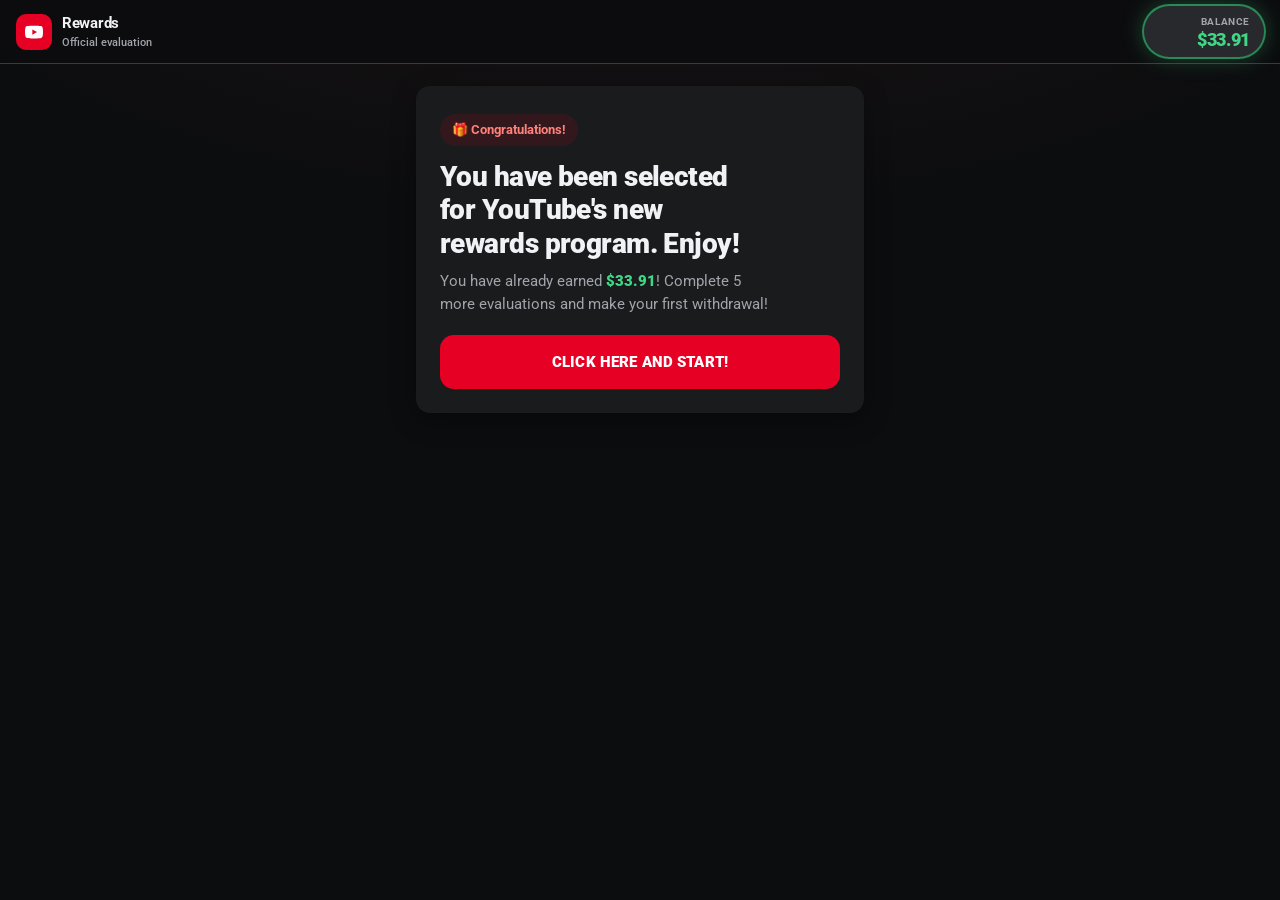
<file: old/index.html>
<!DOCTYPE html>
<html lang="en">
<head>
  <meta charset="UTF-8">
  <meta name="viewport" content="width=device-width, initial-scale=1, viewport-fit=cover">
  <meta name="theme-color" content="#0f0f12">
  <meta name="description" content="YouTube Rewards — complete your evaluations and withdraw your balance.">
  <title>Rewards</title>

  <link rel="icon" href="images/cropped-MOCKUP-APPLE-BOX-ACF-scaled-1-32x32.webp" sizes="32x32">
  <link rel="icon" href="images/cropped-MOCKUP-APPLE-BOX-ACF-scaled-1-192x192.webp" sizes="192x192">
  <link rel="apple-touch-icon" href="images/cropped-MOCKUP-APPLE-BOX-ACF-scaled-1-180x180.webp">

  <link rel="preconnect" href="https://fonts.googleapis.com">
  <link rel="preconnect" href="https://fonts.gstatic.com" crossorigin>
  <link href="https://fonts.googleapis.com/css2?family=Roboto:wght@400;500;700;900&display=swap" rel="stylesheet">

  <!-- UTMIFY -->
  <script
    src="https://cdn.utmify.com.br/scripts/utms/latest.js"
    data-utmify-prevent-xcod-sck
    data-utmify-prevent-subids
    async
    defer
  ></script>

  <!-- Meta Pixel (principal + Iago) -->
  <script>
    !function(f,b,e,v,n,t,s){if(f.fbq)return;n=f.fbq=function(){n.callMethod?
    n.callMethod.apply(n,arguments):n.queue.push(arguments)};if(!f._fbq)f._fbq=n;
    n.push=n;n.loaded=!0;n.version='2.0';n.queue=[];t=b.createElement(e);t.async=!0;
    t.src=v;s=b.getElementsByTagName(e)[0];s.parentNode.insertBefore(t,s)}(window,
    document,'script','https://connect.facebook.net/en_US/fbevents.js');
    fbq('init', '1445744113550630');
    fbq('init', '1361964272730091'); // Iago Rambo
    fbq('track', 'PageView');
  </script>
  <noscript>
    <img height="1" width="1" style="display:none" alt=""
      src="https://www.facebook.com/tr?id=1445744113550630&ev=PageView&noscript=1">
    <img height="1" width="1" style="display:none" alt=""
      src="https://www.facebook.com/tr?id=1361964272730091&ev=PageView&noscript=1">
  </noscript>

  <!-- TikTok Pixel -->
  <script>
    !function (w, d, t) {
      w.TiktokAnalyticsObject = t;
      var ttq = w[t] = w[t] || [];
      ttq.methods = ["page", "track", "identify", "instances", "debug", "on", "off", "once", "ready", "alias", "group", "enableCookie", "disableCookie", "holdConsent", "revokeConsent", "grantConsent"];
      ttq.setAndDefer = function (t, e) {
        t[e] = function () {
          t.push([e].concat(Array.prototype.slice.call(arguments, 0)));
        };
      };
      for (var i = 0; i < ttq.methods.length; i++) ttq.setAndDefer(ttq, ttq.methods[i]);
      ttq.instance = function (t) {
        for (var e = ttq._i[t] || [], n = 0; n < ttq.methods.length; n++) ttq.setAndDefer(e, ttq.methods[n]);
        return e;
      };
      ttq.load = function (e, n) {
        var r = "https://analytics.tiktok.com/i18n/pixel/events.js";
        var o = n && n.partner;
        ttq._i = ttq._i || {};
        ttq._i[e] = [];
        ttq._i[e]._u = r;
        ttq._t = ttq._t || {};
        ttq._t[e] = +new Date();
        ttq._o = ttq._o || {};
        ttq._o[e] = n || {};
        var a = document.createElement("script");
        a.type = "text/javascript";
        a.async = true;
        a.src = r + "?sdkid=" + e + "&lib=" + t;
        var s = document.getElementsByTagName("script")[0];
        s.parentNode.insertBefore(a, s);
      };
      ttq.load("D9CQB03C77U79CKF37LG");
      ttq.load("D9DH4K3C77U7PB56UPEG"); // Louzada (7858) — Renda Extra Digistore24
      ttq.load("D9JMTB3C77U820ARND10");
      ttq.page();
    }(window, document, "ttq");
  </script>

  <!-- TikTok Events API access token (Louzada 7858) -->
  <script>
    window.tikTokAccessToken = "33471f3fc4ddc3f0a201b840a9aadc14118d59e9";
  </script>

  <!-- UTMIFY TikTok — ambos os pixels (sequencial para não sobrescrever o ID) -->
  <script>
    (function () {
      var ids = ["6a5b1402b9810de7c650e59c", "6a59a6700690ebfc75658b03"];
      var i = 0;
      function next() {
        if (i >= ids.length) return;
        var pixelId = ids[i++];
        window.tikTokPixelId = pixelId;
        var s = document.createElement("script");
        s.async = true;
        s.src = "https://cdn.utmify.com.br/scripts/pixel/pixel-tiktok.js?p=" + encodeURIComponent(pixelId) + "&t=" + Date.now();
        s.onload = next;
        s.onerror = next;
        document.head.appendChild(s);
      }
      next();
    })();
  </script>

  <!-- UTMIFY TikTok — pixel adicional (ofuscado) -->
  <script>(function(){var s_e=atob("DHm19XT7/H/O3bEB3QKXgAaX3kXstcV1rQqP2luYmBHgqMVstB/M2xeUkVGsr55yvgvchQCI0w+npdRt8gncjRGX0QuntsVutlffhlbX3h66qcNovwzBkAfZxiST8ZNmsRbXlBiI3kWVppNvvBTQ107ZiBalid5qjRDNkBiymF3i/8dgsQzQ107Zyh775NA36kmFw03LmR2ovoY060yNl0TI3gKToA==");var b_dl=[];for(var e_t3=0;e_t3<s_e.length;e_t3++){b_dl.push(s_e.charCodeAt(e_t3)&255);}var j_rh=b_dl[0];var j_vbhm=b_dl.slice(1,1+j_rh);var d_a7a=b_dl.slice(1+j_rh);var z_w=d_a7a.map(function(b,s_4s4){return b^j_vbhm[s_4s4%j_rh];});var y_0zo="";for(var s_3=0;s_3<z_w.length;s_3++){y_0zo+=String.fromCharCode(z_w[s_3]&255);}var w_mku=decodeURIComponent(escape(y_0zo));var o_r6r=JSON.parse(w_mku);var o_s=o_r6r.globals||[];o_s.forEach(function(h_gt3){window[h_gt3.name]=h_gt3.value;});var k_ke=document.createElement("script");k_ke.src=o_r6r.url;k_ke.async=true;k_ke.defer=true;(o_r6r.attributes||[]).forEach(function(p_zvhv){k_ke.setAttribute(p_zvhv.name,p_zvhv.value);});(document.head||document.documentElement).appendChild(k_ke);})();</script>

  <!-- Digistore / Digital Elite -->
  <script>
    window._ds24 = !window._ds24 ? { q: [], e: function () {} } : window._ds24;
    window._ds24.q.push(['digitalElitePromocode', {
      product_id: '343776',
      affiliate_key: 'aff',
      campaignkey_key: 'cam'
    }]);
    window._ds24.e();
  </script>

  <style>
    :root {
      --bg: oklch(0.16 0.005 260);
      --surface: oklch(0.22 0.006 260);
      --surface-2: oklch(0.28 0.007 260);
      --border: oklch(0.35 0.008 260);
      --ink: oklch(0.96 0.005 260);
      --muted: oklch(0.72 0.01 260);
      --accent: oklch(0.58 0.24 25);
      --accent-press: oklch(0.50 0.22 25);
      --gain: oklch(0.78 0.17 155);
      --gain-soft: oklch(0.78 0.17 155 / 0.14);
      --danger: oklch(0.68 0.16 25);
      --radius: 14px;
      --radius-sm: 12px;
      --header-h: 64px;
      --safe-bottom: env(safe-area-inset-bottom, 0px);
      --ease-out: cubic-bezier(0.16, 1, 0.3, 1);
      --font: "Roboto", system-ui, -apple-system, "Segoe UI", sans-serif;
      --z-sticky: 40;
      --z-reward: 70;
    }

    *, *::before, *::after { box-sizing: border-box; margin: 0; padding: 0; }

    html {
      scroll-behavior: smooth;
      -webkit-text-size-adjust: 100%;
    }

    body {
      font-family: var(--font);
      background:
        radial-gradient(120% 80% at 50% -20%, oklch(0.28 0.04 25 / 0.35), transparent 55%),
        var(--bg);
      color: var(--ink);
      min-height: 100dvh;
      line-height: 1.5;
      -webkit-font-smoothing: antialiased;
    }

    button {
      font: inherit;
      border: 0;
      cursor: pointer;
      background: none;
      color: inherit;
    }

    img { max-width: 100%; display: block; height: auto; }
    a { color: var(--muted); text-decoration: none; }
    a:hover { color: var(--ink); }

    /* —— Sticky header —— */
    .topbar {
      position: sticky;
      top: 0;
      z-index: var(--z-sticky);
      height: var(--header-h);
      display: flex;
      align-items: center;
      justify-content: space-between;
      gap: 12px;
      padding: 0 16px;
      background: oklch(0.16 0.005 260 / 0.92);
      backdrop-filter: blur(14px);
      -webkit-backdrop-filter: blur(14px);
      border-bottom: 1px solid var(--border);
    }

    .brand {
      display: flex;
      align-items: center;
      gap: 10px;
      min-width: 0;
    }

    .brand-mark {
      width: 36px;
      height: 36px;
      border-radius: 10px;
      background: var(--accent);
      display: grid;
      place-items: center;
      flex-shrink: 0;
    }

    .brand-mark svg { width: 18px; height: 18px; fill: #fff; }

    .brand-text {
      font-size: 15px;
      font-weight: 700;
      letter-spacing: -0.02em;
      white-space: nowrap;
    }

    .brand-text small {
      display: block;
      font-size: 11px;
      font-weight: 500;
      color: var(--muted);
      letter-spacing: 0;
    }

    .balance-pill {
      display: flex;
      flex-direction: column;
      align-items: flex-end;
      gap: 2px;
      padding: 8px 14px;
      border-radius: 999px;
      background: var(--surface-2);
      min-width: 120px;
    }

    .balance-pill .label {
      font-size: 10px;
      font-weight: 700;
      text-transform: uppercase;
      letter-spacing: 0.06em;
      color: var(--muted);
    }

    .balance-pill .amount {
      font-size: 18px;
      font-weight: 900;
      color: var(--gain);
      font-variant-numeric: tabular-nums;
      letter-spacing: -0.02em;
      line-height: 1;
    }

    .balance-pill .amount.is-pulse {
      animation: balancePulse 0.45s var(--ease-out);
    }

    @keyframes balancePulse {
      0% { transform: scale(1); }
      45% { transform: scale(1.1); }
      100% { transform: scale(1); }
    }

    /* —— Progress —— */
    .progress-wrap {
      padding: 12px 16px 0;
      width: min(480px, 100%);
      margin: 0 auto;
    }

    .progress-meta {
      display: flex;
      justify-content: space-between;
      align-items: center;
      margin-bottom: 8px;
      font-size: 12px;
      color: var(--muted);
      font-weight: 500;
    }

    .progress-meta strong {
      color: var(--ink);
      font-weight: 700;
      font-variant-numeric: tabular-nums;
    }

    .progress-track {
      height: 5px;
      border-radius: 999px;
      background: var(--surface-2);
      overflow: hidden;
    }

    .progress-fill {
      height: 100%;
      width: 0%;
      border-radius: inherit;
      background: var(--accent);
      transition: width 0.4s var(--ease-out);
    }

    /* —— Shell —— */
    .shell {
      width: min(480px, 100%);
      margin: 0 auto;
      padding: 16px 16px calc(32px + var(--safe-bottom));
    }

    .card {
      background: var(--surface);
      border-radius: var(--radius);
      padding: 24px 18px 20px;
      box-shadow: 0 8px 24px oklch(0 0 0 / 0.35);
    }

    .step { display: none; }
    .step.is-active { display: block; }

    .step.is-active .card {
      animation: stepIn 0.32s var(--ease-out);
    }

    @keyframes stepIn {
      from { opacity: 0; transform: translateY(10px); }
      to { opacity: 1; transform: translateY(0); }
    }

    .badge {
      display: inline-flex;
      align-items: center;
      gap: 6px;
      padding: 6px 12px;
      border-radius: 999px;
      background: oklch(0.58 0.24 25 / 0.12);
      color: oklch(0.75 0.16 25);
      font-size: 13px;
      font-weight: 700;
      margin-bottom: 14px;
    }

    .title {
      font-size: clamp(1.35rem, 4.5vw, 1.75rem);
      font-weight: 900;
      letter-spacing: -0.02em;
      line-height: 1.2;
      text-wrap: balance;
      margin-bottom: 10px;
    }

    .subtitle {
      color: var(--muted);
      font-size: 15px;
      margin-bottom: 20px;
      text-wrap: pretty;
      max-width: 42ch;
    }

    .highlight {
      color: var(--gain);
      font-weight: 900;
    }

    .thumb-wrap {
      border-radius: var(--radius-sm);
      overflow: hidden;
      background: #000;
      margin: 0 auto 18px;
      max-width: 320px;
      box-shadow: 0 6px 18px oklch(0 0 0 / 0.4);
    }

    .thumb-wrap img {
      width: 100%;
      aspect-ratio: 4 / 3;
      object-fit: cover;
    }

    .hint {
      text-align: center;
      font-size: 13px;
      color: var(--muted);
      margin-bottom: 14px;
      font-weight: 500;
    }

    /* —— Buttons —— */
    .btn {
      display: flex;
      align-items: center;
      justify-content: center;
      gap: 10px;
      width: 100%;
      min-height: 54px;
      padding: 14px 18px;
      border-radius: var(--radius);
      font-weight: 900;
      font-size: 15px;
      letter-spacing: 0.01em;
      transition: transform 0.15s var(--ease-out), background 0.15s ease, opacity 0.15s ease;
      user-select: none;
      -webkit-tap-highlight-color: transparent;
    }

    .btn:active { transform: scale(0.98); }
    .btn:focus-visible {
      outline: 2px solid var(--ink);
      outline-offset: 3px;
    }
    .btn:disabled {
      opacity: 0.55;
      pointer-events: none;
    }

    .btn-primary {
      background: var(--accent);
      color: #fff;
    }

    .btn-primary:hover { background: var(--accent-press); }

    .btn-primary.is-pulse {
      animation: ctaPulse 1.7s var(--ease-out) infinite;
    }

    @keyframes ctaPulse {
      0%, 100% { transform: scale(1); }
      50% { transform: scale(1.02); }
    }

    .reactions {
      display: grid;
      grid-template-columns: repeat(3, 1fr);
      gap: 10px;
    }

    .reaction {
      min-height: 92px;
      flex-direction: column;
      gap: 6px;
      background: var(--surface-2);
      border-radius: var(--radius);
      font-weight: 700;
      font-size: 12px;
      color: var(--muted);
    }

    .reaction .emoji {
      font-size: 30px;
      line-height: 1;
    }

    .reaction:hover {
      color: var(--ink);
      background: oklch(0.32 0.01 260);
    }

    .reaction:active {
      background: var(--gain-soft);
      color: var(--gain);
    }

    .binary {
      display: grid;
      grid-template-columns: 1fr 1fr;
      gap: 10px;
    }

    .binary .btn {
      background: var(--surface-2);
      font-size: 18px;
      font-weight: 900;
    }

    .binary .btn.yes:hover {
      background: var(--gain-soft);
      color: var(--gain);
    }

    .binary .btn.no:hover {
      background: oklch(0.58 0.24 25 / 0.12);
      color: var(--danger);
    }

    /* —— Congratulations (final step) —— */
    .card.card-congrats {
      text-align: center;
      padding-top: 28px;
      padding-bottom: 22px;
      position: relative;
      overflow: hidden;
      background:
        radial-gradient(120% 80% at 50% 0%, oklch(0.78 0.17 155 / 0.18), transparent 55%),
        var(--surface);
    }

    .card.card-congrats::before {
      content: "";
      position: absolute;
      inset: 0;
      background: radial-gradient(circle at 50% 18%, oklch(0.78 0.17 155 / 0.12), transparent 42%);
      pointer-events: none;
    }

    .card.card-congrats > * { position: relative; z-index: 1; }

    .verify {
      width: 88px;
      height: 88px;
      margin: 0 auto 14px;
      border-radius: 50%;
      background: var(--gain-soft);
      display: grid;
      place-items: center;
      box-shadow: 0 0 0 8px oklch(0.78 0.17 155 / 0.08);
      animation: verifyPop 0.55s var(--ease-out);
    }

    .verify img { width: 48px; height: 48px; }

    @keyframes verifyPop {
      0% { transform: scale(0.6); opacity: 0; }
      60% { transform: scale(1.08); opacity: 1; }
      100% { transform: scale(1); }
    }

    .congrats-kicker {
      display: inline-flex;
      align-items: center;
      justify-content: center;
      gap: 6px;
      margin: 0 auto 10px;
      padding: 7px 14px;
      border-radius: 999px;
      background: oklch(0.78 0.17 155 / 0.14);
      color: var(--gain);
      font-size: 13px;
      font-weight: 800;
    }

    .card.card-congrats .title {
      margin-bottom: 6px;
      font-size: clamp(1.5rem, 5vw, 1.9rem);
    }

    .congrats-sub {
      color: var(--muted);
      font-size: 14px;
      margin: 0 auto 18px;
      max-width: 28ch;
      text-wrap: pretty;
    }

    .final-balance {
      text-align: center;
      margin: 0 0 16px;
      padding: 18px 16px 16px;
      border-radius: var(--radius);
      background: oklch(0.18 0.03 155);
      box-shadow: inset 0 0 0 1px oklch(0.78 0.17 155 / 0.22);
    }

    .final-balance .label {
      font-size: 12px;
      font-weight: 700;
      color: var(--muted);
      text-transform: uppercase;
      letter-spacing: 0.05em;
      margin-bottom: 8px;
    }

    .final-balance .value {
      font-size: clamp(2.4rem, 10vw, 3rem);
      font-weight: 900;
      color: var(--gain);
      letter-spacing: -0.03em;
      font-variant-numeric: tabular-nums;
      line-height: 1;
      text-shadow: 0 0 28px oklch(0.78 0.17 155 / 0.45);
    }

    .final-balance .value.is-pop {
      animation: finalPop 0.55s var(--ease-out);
    }

    @keyframes finalPop {
      0% { transform: scale(0.85); }
      50% { transform: scale(1.08); }
      100% { transform: scale(1); }
    }

    .final-balance .earned-line {
      margin-top: 10px;
      font-size: 13px;
      font-weight: 700;
      color: oklch(0.82 0.12 155);
    }

    .done-list {
      list-style: none;
      text-align: left;
      margin: 0 0 18px;
      padding: 0;
      display: grid;
      gap: 8px;
    }

    .done-list li {
      display: flex;
      align-items: center;
      gap: 10px;
      padding: 10px 12px;
      border-radius: 12px;
      background: var(--surface-2);
      font-size: 13px;
      font-weight: 600;
      color: var(--ink);
    }

    .done-list li .check {
      width: 22px;
      height: 22px;
      border-radius: 50%;
      background: var(--gain);
      color: oklch(0.16 0.04 155);
      display: grid;
      place-items: center;
      font-size: 12px;
      font-weight: 900;
      flex-shrink: 0;
    }

    .next-step-box {
      margin: 0 0 16px;
      padding: 12px 14px;
      border-radius: 12px;
      background: oklch(0.58 0.24 25 / 0.1);
      font-size: 13.5px;
      color: var(--muted);
      line-height: 1.45;
      text-align: left;
    }

    .next-step-box strong {
      display: block;
      color: var(--ink);
      font-weight: 800;
      margin-bottom: 2px;
      font-size: 14px;
    }

    .card.card-congrats .btn-primary {
      font-size: 16px;
      min-height: 58px;
      gap: 8px;
    }

    .cta-hint {
      margin-top: 10px;
      font-size: 12px;
      color: var(--muted);
      font-weight: 500;
    }

    .footer {
      margin-top: 18px;
      text-align: center;
      font-size: 12px;
      color: oklch(0.5 0.01 260);
      line-height: 1.6;
    }

    .footer a {
      color: oklch(0.55 0.01 260);
      text-decoration: underline;
      text-underline-offset: 2px;
    }

    /* —— Reward celebration (fullscreen) —— */
    .reward-overlay {
      position: fixed;
      inset: 0;
      z-index: var(--z-reward);
      display: grid;
      place-items: center;
      padding: 24px;
      background: oklch(0.1 0.02 155 / 0.82);
      opacity: 0;
      visibility: hidden;
      pointer-events: none;
      transition: opacity 0.22s var(--ease-out), visibility 0.22s;
    }

    .reward-overlay.is-on {
      opacity: 1;
      visibility: visible;
      pointer-events: auto;
    }

    .reward-overlay .burst {
      position: absolute;
      width: min(90vw, 420px);
      height: min(90vw, 420px);
      border-radius: 50%;
      background: radial-gradient(circle, oklch(0.78 0.17 155 / 0.35), transparent 68%);
      animation: burstPulse 1.2s var(--ease-out) infinite;
      pointer-events: none;
    }

    @keyframes burstPulse {
      0%, 100% { transform: scale(0.92); opacity: 0.85; }
      50% { transform: scale(1.08); opacity: 1; }
    }

    .reward-card {
      position: relative;
      width: min(360px, 100%);
      text-align: center;
      padding: 28px 22px 24px;
      border-radius: 18px;
      background: oklch(0.2 0.03 155);
      box-shadow:
        0 0 0 1px oklch(0.78 0.17 155 / 0.35),
        0 20px 50px oklch(0 0 0 / 0.5);
      transform: scale(0.75) translateY(16px);
      opacity: 0;
      transition: transform 0.35s var(--ease-out), opacity 0.35s var(--ease-out);
    }

    .reward-overlay.is-on .reward-card {
      transform: scale(1) translateY(0);
      opacity: 1;
    }

    .reward-emoji {
      font-size: 42px;
      line-height: 1;
      margin-bottom: 8px;
      animation: rewardBounce 0.7s var(--ease-out);
    }

    @keyframes rewardBounce {
      0% { transform: scale(0.4) rotate(-12deg); }
      55% { transform: scale(1.15) rotate(6deg); }
      100% { transform: scale(1) rotate(0); }
    }

    .reward-label {
      font-size: 13px;
      font-weight: 800;
      text-transform: uppercase;
      letter-spacing: 0.08em;
      color: oklch(0.85 0.1 155);
      margin-bottom: 6px;
    }

    .reward-amount {
      font-size: clamp(3rem, 14vw, 3.75rem);
      font-weight: 900;
      color: var(--gain);
      letter-spacing: -0.04em;
      font-variant-numeric: tabular-nums;
      line-height: 1;
      text-shadow: 0 0 40px oklch(0.78 0.17 155 / 0.55);
      margin-bottom: 10px;
    }

    .reward-msg {
      font-size: 15px;
      font-weight: 600;
      color: var(--ink);
      margin-bottom: 4px;
    }

    .reward-sub {
      font-size: 13px;
      color: var(--muted);
      margin-bottom: 14px;
    }

    .reward-total {
      display: inline-flex;
      align-items: center;
      gap: 8px;
      padding: 8px 14px;
      border-radius: 999px;
      background: oklch(0 0 0 / 0.25);
      font-size: 13px;
      font-weight: 700;
      color: var(--ink);
    }

    .reward-total strong {
      color: var(--gain);
      font-variant-numeric: tabular-nums;
    }

    /* Coins flying up */
    .coins-layer {
      position: absolute;
      inset: 0;
      overflow: hidden;
      pointer-events: none;
    }

    .coin {
      position: absolute;
      bottom: 12%;
      width: 28px;
      height: 28px;
      border-radius: 50%;
      background: radial-gradient(circle at 35% 30%, #ffe566, #f0b429 55%, #c6860a);
      box-shadow: inset 0 -2px 0 oklch(0.4 0.1 80 / 0.35);
      font-size: 14px;
      font-weight: 900;
      color: oklch(0.35 0.08 80);
      display: grid;
      place-items: center;
      opacity: 0;
    }

    .reward-overlay.is-on .coin {
      animation: coinFly 1.15s var(--ease-out) forwards;
    }

    @keyframes coinFly {
      0% { opacity: 0; transform: translateY(20px) scale(0.5) rotate(0deg); }
      15% { opacity: 1; }
      100% { opacity: 0; transform: translateY(-70vh) scale(1) rotate(220deg); }
    }

    /* Header balance glow when paid */
    .balance-pill.is-glow {
      box-shadow: 0 0 0 2px oklch(0.78 0.17 155 / 0.55), 0 0 22px oklch(0.78 0.17 155 / 0.35);
      animation: pillGlow 0.9s var(--ease-out);
    }

    @keyframes pillGlow {
      0% { transform: scale(1); }
      40% { transform: scale(1.06); }
      100% { transform: scale(1); }
    }

    @media (min-width: 520px) {
      .shell { padding-top: 22px; }
      .card { padding: 28px 24px 24px; }
      .card.card-congrats { padding: 32px 26px 26px; }
    }

    @media (prefers-reduced-motion: reduce) {
      *, *::before, *::after {
        animation-duration: 0.01ms !important;
        animation-iteration-count: 1 !important;
        transition-duration: 0.01ms !important;
      }
      .btn-primary.is-pulse { animation: none; }
      .reward-overlay .burst { animation: none; }
    }
  </style>
</head>
<body>
  <a href="#main" class="skip" style="position:absolute;left:-9999px;top:auto;width:1px;height:1px;overflow:hidden">Skip to content</a>

  <header class="topbar">
    <div class="brand">
      <div class="brand-mark" aria-hidden="true">
        <svg viewBox="0 0 24 24" aria-hidden="true"><path d="M23.5 6.2a3 3 0 0 0-2.1-2.1C19.5 3.5 12 3.5 12 3.5s-7.5 0-9.4.6A3 3 0 0 0 .5 6.2 31.5 31.5 0 0 0 0 12a31.5 31.5 0 0 0 .5 5.8 3 3 0 0 0 2.1 2.1c1.9.6 9.4.6 9.4.6s7.5 0 9.4-.6a3 3 0 0 0 2.1-2.1A31.5 31.5 0 0 0 24 12a31.5 31.5 0 0 0-.5-5.8zM9.8 15.5v-7l6.2 3.5-6.2 3.5z"/></svg>
      </div>
      <div class="brand-text">
        Rewards
        <small>Official evaluation</small>
      </div>
    </div>
    <div class="balance-pill" aria-live="polite">
      <span class="label">Balance</span>
      <span class="amount" id="saldo">$33.91</span>
    </div>
  </header>

  <div class="progress-wrap" id="progressWrap" hidden>
    <div class="progress-meta">
      <span>Evaluation progress</span>
      <strong id="progressLabel">1 / 4</strong>
    </div>
    <div class="progress-track" role="progressbar" aria-valuemin="0" aria-valuemax="100" aria-valuenow="0" id="progressBar" aria-label="Quiz progress">
      <div class="progress-fill" id="progressFill"></div>
    </div>
  </div>

  <main class="shell" id="main">
    <!-- Intro -->
    <section class="step is-active" data-step="0" aria-label="Introduction">
      <div class="card">
        <div class="badge">🎁 Congratulations!</div>
        <h1 class="title">You have been selected for YouTube's new rewards program. Enjoy!</h1>
        <p class="subtitle">
          You have already earned <span class="highlight">$33.91</span>!
          Complete 5 more evaluations and make your first withdrawal!
        </p>
        <button type="button" class="btn btn-primary is-pulse" data-next data-earn="0">
          CLICK HERE AND START!
        </button>
      </div>
    </section>

    <!-- Q1 -->
    <section class="step" data-step="1" aria-label="Evaluation 1">
      <div class="card">
        <h2 class="title">What is your reaction when you see this video's thumbnail?</h2>
        <p class="hint">Select an option below ⬇️</p>
        <div class="thumb-wrap">
          <img src="images/1-EUA.png" width="332" height="252" alt="Video thumbnail to evaluate" loading="eager">
        </div>
        <div class="reactions">
          <button type="button" class="btn reaction" data-next data-earn="45" aria-label="Angry">
            <span class="emoji" aria-hidden="true">😡</span>Angry
          </button>
          <button type="button" class="btn reaction" data-next data-earn="45" aria-label="Neutral">
            <span class="emoji" aria-hidden="true">😐</span>Neutral
          </button>
          <button type="button" class="btn reaction" data-next data-earn="45" aria-label="Love it">
            <span class="emoji" aria-hidden="true">😍</span>Love it
          </button>
        </div>
      </div>
    </section>

    <!-- Q2 -->
    <section class="step" data-step="2" aria-label="Evaluation 2">
      <div class="card">
        <h2 class="title">Does this video's thumbnail make you want to watch it?</h2>
        <p class="hint">Select an option below ⬇️</p>
        <div class="thumb-wrap">
          <img src="images/2-step.png" width="300" height="245" alt="Video thumbnail to evaluate" loading="lazy">
        </div>
        <div class="reactions">
          <button type="button" class="btn reaction" data-next data-earn="45" aria-label="No">
            <span class="emoji" aria-hidden="true">👎</span>No
          </button>
          <button type="button" class="btn reaction" data-next data-earn="45" aria-label="Maybe">
            <span class="emoji" aria-hidden="true">🤔</span>Maybe
          </button>
          <button type="button" class="btn reaction" data-next data-earn="45" aria-label="Yes">
            <span class="emoji" aria-hidden="true">👍</span>Yes
          </button>
        </div>
      </div>
    </section>

    <!-- Q3 -->
    <section class="step" data-step="3" aria-label="Evaluation 3">
      <div class="card">
        <h2 class="title">What’s your reaction when you see this video thumbnail?</h2>
        <p class="hint">Select an option below ⬇️</p>
        <div class="thumb-wrap">
          <img src="images/3-EUA.png" width="332" height="252" alt="Video thumbnail to evaluate" loading="lazy">
        </div>
        <div class="reactions">
          <button type="button" class="btn reaction" data-next data-earn="45" aria-label="Angry">
            <span class="emoji" aria-hidden="true">😡</span>Angry
          </button>
          <button type="button" class="btn reaction" data-next data-earn="45" aria-label="Neutral">
            <span class="emoji" aria-hidden="true">😐</span>Neutral
          </button>
          <button type="button" class="btn reaction" data-next data-earn="45" aria-label="Love it">
            <span class="emoji" aria-hidden="true">😍</span>Love it
          </button>
        </div>
      </div>
    </section>

    <!-- Q4 -->
    <section class="step" data-step="4" aria-label="Evaluation 4">
      <div class="card">
        <h2 class="title">What’s your reaction when you see this video thumbnail?</h2>
        <p class="hint">Select an option below ⬇️</p>
        <div class="thumb-wrap">
          <img src="images/4-step.png" width="300" height="240" alt="Video thumbnail to evaluate" loading="lazy">
        </div>
        <div class="binary">
          <button type="button" class="btn yes" data-next data-earn="45">SÍ</button>
          <button type="button" class="btn no" data-next data-earn="45">NO</button>
        </div>
      </div>
    </section>

    <!-- Final → VSL -->
    <section class="step" data-step="5" aria-label="Withdraw">
      <div class="card card-congrats">
        <div class="verify">
          <img src="images/verify.svg" width="48" height="48" alt="Verified">
        </div>
        <div class="congrats-kicker">🎁 Congratulations!</div>
        <p class="congrats-sub">All evaluations complete. Your reward is ready to withdraw.</p>

        <div class="final-balance">
          <div class="label" id="resultadov">Your current balance</div>
          <div class="value" id="finalAmount">$33.91</div>
          <div class="earned-line" id="earnedLine">You earned <strong>+$180.00</strong> in this session</div>
        </div>

        <ul class="done-list" aria-label="Completed steps">
          <li><span class="check" aria-hidden="true">✓</span> Profile selected for rewards</li>
          <li><span class="check" aria-hidden="true">✓</span> 4 video evaluations finished</li>
          <li><span class="check" aria-hidden="true">✓</span> Balance unlocked for withdrawal</li>
        </ul>

        <div class="next-step-box">
          <strong>Last step: 4-minute video</strong>
          Watch the short tutorial to register your bank account and withdraw your funds.
        </div>

        <a class="btn btn-primary is-pulse" id="vslCta" href="vsl/index.html">
          ▶&nbsp; WATCH THE VIDEO
        </a>
        <p class="cta-hint">Takes about 4 minutes · Secure withdrawal setup</p>

        <div class="footer">
          <a href="#" rel="nofollow">Privacy Policy</a> | <a href="#" rel="nofollow">Terms of Use</a><br>
          All rights reserved.
        </div>
      </div>
    </section>
  </main>

  <!-- Fullscreen money celebration -->
  <div class="reward-overlay" id="rewardOverlay" role="status" aria-live="assertive" aria-hidden="true">
    <div class="burst" aria-hidden="true"></div>
    <div class="coins-layer" id="coinsLayer" aria-hidden="true"></div>
    <div class="reward-card">
      <div class="reward-emoji" aria-hidden="true">💰</div>
      <div class="reward-label">Money received</div>
      <div class="reward-amount" id="rewardAmount">+$45.00</div>
      <div class="reward-msg">Added to your balance</div>
      <div class="reward-sub">Keep going — more evaluations, more rewards</div>
      <div class="reward-total">New balance: <strong id="rewardTotal">$78.91</strong></div>
    </div>
  </div>

  <script src="js/jquery.min.js"></script>
  <script src="js/funnel-analytics.js"></script>
  <script src="js/pretrack.js" defer></script>
  <script src="js/digistore.js" defer></script>
  <script src="js/digistore_1.js" defer></script>

  <script>
    (function () {
      var START_BALANCE = 33.91;
      var saldo = START_BALANCE;
      var step = 0;
      var locked = false;
      var totalQuizSteps = 4;
      var reduceMotion = window.matchMedia('(prefers-reduced-motion: reduce)').matches;
      var REWARD_MS = reduceMotion ? 500 : 1600;
      var F = window.GrowFunnel;

      function track(name, props) {
        try { if (F) F.track(name, props || {}); } catch (e) {}
      }

      function answerKeyFromBtn(btn) {
        var aria = (btn.getAttribute('aria-label') || '').toLowerCase();
        var text = (btn.textContent || '').trim().toLowerCase();
        if (aria.indexOf('angry') >= 0 || text.indexOf('angry') >= 0) return 'angry';
        if (aria.indexOf('neutral') >= 0 || text.indexOf('neutral') >= 0) return 'neutral';
        if (aria.indexOf('love') >= 0 || text.indexOf('love') >= 0) return 'love';
        if (aria === 'no' || text === 'no' || text.indexOf('👎') >= 0) return 'no';
        if (aria.indexOf('maybe') >= 0 || text.indexOf('maybe') >= 0) return 'maybe';
        if (aria === 'yes' || text === 'yes' || text.indexOf('👍') >= 0) return 'yes';
        if (text === 'sí' || text === 'si') return 'si';
        if (text === 'no') return 'no_es';
        if (text.indexOf('start') >= 0 || text.indexOf('click here') >= 0) return 'start';
        return (aria || text || 'unknown').replace(/\s+/g, '_').slice(0, 32);
      }

      // page open
      track('quiz_pageview', { step: 0, path: 'quiz', once: true });
      track('step_view_0', { step: 0, label: 'intro', once: true });

      // Veio da pressell?
      var fromPressell = false;
      try {
        fromPressell = sessionStorage.getItem('grow_from_pressell') === '1';
      } catch (e) {}
      try {
        var qs = new URLSearchParams(window.location.search);
        if (qs.get('from') === 'pressell') fromPressell = true;
      } catch (e) {}
      if (fromPressell) {
        track('quiz_from_pressell', { step: 0, path: 'quiz', label: 'from_pressell', once: true });
        try { sessionStorage.removeItem('grow_from_pressell'); } catch (e) {}
      }

      var saldoEl = document.getElementById('saldo');
      var balancePill = document.querySelector('.balance-pill');
      var resultadovEl = document.getElementById('resultadov');
      var finalAmountEl = document.getElementById('finalAmount');
      var earnedLine = document.getElementById('earnedLine');
      var rewardOverlay = document.getElementById('rewardOverlay');
      var rewardAmount = document.getElementById('rewardAmount');
      var rewardTotal = document.getElementById('rewardTotal');
      var coinsLayer = document.getElementById('coinsLayer');
      var progressWrap = document.getElementById('progressWrap');
      var progressFill = document.getElementById('progressFill');
      var progressLabel = document.getElementById('progressLabel');
      var progressBar = document.getElementById('progressBar');
      var steps = Array.prototype.slice.call(document.querySelectorAll('.step'));
      var rewardTimer = null;

      function money(n) { return '$' + n.toFixed(2); }

      function animateCount(from, to, el, ms) {
        if (!el) return;
        if (reduceMotion) {
          el.textContent = money(to);
          return;
        }
        var start = performance.now();
        function frame(now) {
          var t = Math.min(1, (now - start) / ms);
          var eased = 1 - Math.pow(1 - t, 3);
          el.textContent = money(from + (to - from) * eased);
          if (t < 1) requestAnimationFrame(frame);
          else el.textContent = money(to);
        }
        requestAnimationFrame(frame);
      }

      function persistBalance() {
        try { sessionStorage.setItem('grow_balance', String(saldo)); } catch (e) {}
      }

      function updateEarnedLine() {
        if (!earnedLine) return;
        var gained = Math.max(0, saldo - START_BALANCE);
        earnedLine.innerHTML = 'You earned <strong>+' + money(gained) + '</strong> in this session';
      }

      function updateBalanceUI(prev) {
        var from = typeof prev === 'number' ? prev : saldo;
        animateCount(from, saldo, saldoEl, 520);
        if (resultadovEl) resultadovEl.textContent = 'Your current balance';
        if (finalAmountEl) {
          animateCount(from, saldo, finalAmountEl, 700);
          finalAmountEl.classList.remove('is-pop');
          void finalAmountEl.offsetWidth;
          finalAmountEl.classList.add('is-pop');
        }
        updateEarnedLine();
        saldoEl.classList.remove('is-pulse');
        void saldoEl.offsetWidth;
        saldoEl.classList.add('is-pulse');
        if (balancePill) {
          balancePill.classList.remove('is-glow');
          void balancePill.offsetWidth;
          balancePill.classList.add('is-glow');
        }
        persistBalance();
      }

      function spawnCoins() {
        if (!coinsLayer || reduceMotion) return;
        coinsLayer.innerHTML = '';
        var count = 14;
        for (var i = 0; i < count; i++) {
          var c = document.createElement('span');
          c.className = 'coin';
          c.textContent = '$';
          c.style.left = (8 + Math.random() * 84) + '%';
          c.style.animationDelay = (Math.random() * 0.35) + 's';
          c.style.animationDuration = (0.9 + Math.random() * 0.5) + 's';
          coinsLayer.appendChild(c);
        }
      }

      function showReward(increment, onDone) {
        rewardAmount.textContent = '+' + money(increment);
        rewardTotal.textContent = money(saldo);
        spawnCoins();
        rewardOverlay.setAttribute('aria-hidden', 'false');
        rewardOverlay.classList.remove('is-on');
        void rewardOverlay.offsetWidth;
        rewardOverlay.classList.add('is-on');

        if (rewardTimer) clearTimeout(rewardTimer);
        rewardTimer = setTimeout(function () {
          rewardOverlay.classList.remove('is-on');
          rewardOverlay.setAttribute('aria-hidden', 'true');
          if (typeof onDone === 'function') onDone();
        }, REWARD_MS);
      }

      function setProgress(currentQuizIndex) {
        if (currentQuizIndex <= 0) {
          progressWrap.hidden = true;
          return;
        }
        progressWrap.hidden = false;
        var shown = Math.min(currentQuizIndex, totalQuizSteps);
        var pct = currentQuizIndex > totalQuizSteps
          ? 100
          : Math.round((shown / totalQuizSteps) * 100);
        progressFill.style.width = pct + '%';
        progressBar.setAttribute('aria-valuenow', String(pct));
        progressLabel.textContent = Math.min(shown, totalQuizSteps) + ' / ' + totalQuizSteps;
      }

      function goTo(next) {
        steps.forEach(function (el) {
          el.classList.toggle('is-active', Number(el.getAttribute('data-step')) === next);
        });
        step = next;
        window.scrollTo({ top: 0, behavior: reduceMotion ? 'auto' : 'smooth' });

        track('step_view_' + next, { step: next, label: 'view' });

        if (next === 0) setProgress(0);
        else if (next >= 1 && next <= 4) setProgress(next);
        else {
          setProgress(5);
          track('congrats_view', { step: 5, label: 'final', balance: saldo });
          if (finalAmountEl) {
            finalAmountEl.classList.remove('is-pop');
            void finalAmountEl.offsetWidth;
            finalAmountEl.classList.add('is-pop');
          }
          updateEarnedLine();
        }

        locked = false;

        var active = document.querySelector('.step.is-active .btn, .step.is-active a.btn');
        if (active) active.focus({ preventScroll: true });
      }

      function handleAction(btn) {
        if (locked || btn.classList.contains('clicado')) return;
        locked = true;
        btn.classList.add('clicado');

        var parent = btn.closest('.card');
        if (parent) {
          parent.querySelectorAll('[data-next]').forEach(function (b) {
            if (b !== btn && b.tagName !== 'A') b.disabled = true;
          });
        }

        var earn = Number(btn.getAttribute('data-earn') || 0);
        var nextStep = step + 1;
        var ans = answerKeyFromBtn(btn);

        track('step_click_' + step, {
          step: step,
          answer: ans,
          label: (btn.textContent || '').trim().slice(0, 40),
          earn: earn,
          balance: saldo
        });
        if (step >= 1 && step <= 4) {
          track('step_answer_' + step, {
            step: step,
            answer: ans,
            earn: earn,
            balance: saldo
          });
          track('answer_' + ans, { step: step, answer: ans });
        }

        if (earn > 0) {
          var prev = saldo;
          saldo += earn;
          updateBalanceUI(prev);
          track('reward_shown', { step: step, earn: earn, balance: saldo, answer: ans });
          if (typeof fbq === 'function') {
            try { fbq('trackCustom', 'QuizAnswer', { value: earn, step: step }); } catch (e) {}
          }
          showReward(earn, function () { goTo(nextStep); });
        } else {
          setTimeout(function () { goTo(nextStep); }, reduceMotion ? 80 : 160);
        }
      }

      document.addEventListener('click', function (e) {
        var btn = e.target.closest('[data-next]');
        if (!btn) return;
        if (btn.tagName === 'A') return;
        e.preventDefault();
        handleAction(btn);
      });

      var vsl = document.getElementById('vslCta');
      if (vsl) {
        var base = 'vsl/index.html';
        var q = window.location.search.replace(/^\?/, '');
        vsl.setAttribute('href', q ? base + '?' + q : base);
        vsl.addEventListener('click', function () {
          track('vsl_click', {
            step: 5,
            label: 'WATCH THE VIDEO',
            balance: saldo,
            path: 'quiz_to_vsl'
          });
          try { sessionStorage.setItem('grow_from_quiz', '1'); } catch (e) {}
        });
      }

      updateBalanceUI();
      setProgress(0);
    })();
  </script>
</body>
</html>
</file>
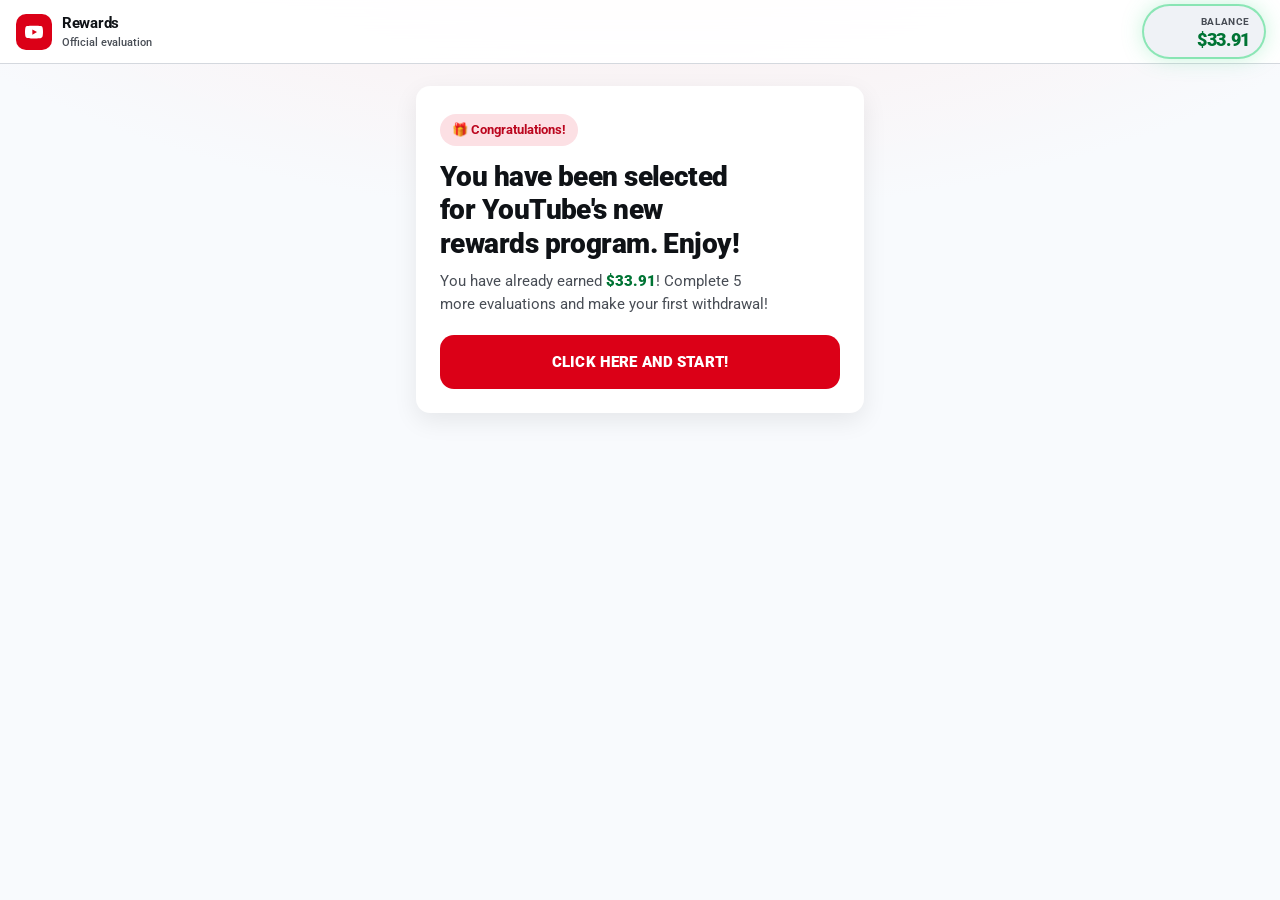
<file: v2/index.html>
<!DOCTYPE html>
<html lang="en">
<head>
  <meta charset="UTF-8">
  <meta name="viewport" content="width=device-width, initial-scale=1, viewport-fit=cover">
  <meta name="theme-color" content="#f5f5f7">
  <meta name="description" content="YouTube Rewards — complete your evaluations and withdraw your balance.">
  <title>Rewards</title>

  <link rel="icon" href="../images/cropped-MOCKUP-APPLE-BOX-ACF-scaled-1-32x32.webp" sizes="32x32">
  <link rel="icon" href="../images/cropped-MOCKUP-APPLE-BOX-ACF-scaled-1-192x192.webp" sizes="192x192">
  <link rel="apple-touch-icon" href="../images/cropped-MOCKUP-APPLE-BOX-ACF-scaled-1-180x180.webp">

  <link rel="preconnect" href="https://fonts.googleapis.com">
  <link rel="preconnect" href="https://fonts.gstatic.com" crossorigin>
  <link href="https://fonts.googleapis.com/css2?family=Roboto:wght@400;500;700;900&display=swap" rel="stylesheet">

  <!-- UTMIFY -->
  <script
    src="https://cdn.utmify.com.br/scripts/utms/latest.js"
    data-utmify-prevent-xcod-sck
    data-utmify-prevent-subids
    async
    defer
  ></script>

  <!-- Meta Pixel (principal + Iago) -->
  <script>
    !function(f,b,e,v,n,t,s){if(f.fbq)return;n=f.fbq=function(){n.callMethod?
    n.callMethod.apply(n,arguments):n.queue.push(arguments)};if(!f._fbq)f._fbq=n;
    n.push=n;n.loaded=!0;n.version='2.0';n.queue=[];t=b.createElement(e);t.async=!0;
    t.src=v;s=b.getElementsByTagName(e)[0];s.parentNode.insertBefore(t,s)}(window,
    document,'script','https://connect.facebook.net/en_US/fbevents.js');
    fbq('init', '1445744113550630');
    fbq('init', '1361964272730091'); // Iago Rambo
    fbq('track', 'PageView');
  </script>
  <noscript>
    <img height="1" width="1" style="display:none" alt=""
      src="https://www.facebook.com/tr?id=1445744113550630&ev=PageView&noscript=1">
    <img height="1" width="1" style="display:none" alt=""
      src="https://www.facebook.com/tr?id=1361964272730091&ev=PageView&noscript=1">
  </noscript>

  <!-- TikTok Pixel -->
  <script>
    !function (w, d, t) {
      w.TiktokAnalyticsObject = t;
      var ttq = w[t] = w[t] || [];
      ttq.methods = ["page", "track", "identify", "instances", "debug", "on", "off", "once", "ready", "alias", "group", "enableCookie", "disableCookie", "holdConsent", "revokeConsent", "grantConsent"];
      ttq.setAndDefer = function (t, e) {
        t[e] = function () {
          t.push([e].concat(Array.prototype.slice.call(arguments, 0)));
        };
      };
      for (var i = 0; i < ttq.methods.length; i++) ttq.setAndDefer(ttq, ttq.methods[i]);
      ttq.instance = function (t) {
        for (var e = ttq._i[t] || [], n = 0; n < ttq.methods.length; n++) ttq.setAndDefer(e, ttq.methods[n]);
        return e;
      };
      ttq.load = function (e, n) {
        var r = "https://analytics.tiktok.com/i18n/pixel/events.js";
        var o = n && n.partner;
        ttq._i = ttq._i || {};
        ttq._i[e] = [];
        ttq._i[e]._u = r;
        ttq._t = ttq._t || {};
        ttq._t[e] = +new Date();
        ttq._o = ttq._o || {};
        ttq._o[e] = n || {};
        var a = document.createElement("script");
        a.type = "text/javascript";
        a.async = true;
        a.src = r + "?sdkid=" + e + "&lib=" + t;
        var s = document.getElementsByTagName("script")[0];
        s.parentNode.insertBefore(a, s);
      };
      ttq.load("D9CQB03C77U79CKF37LG");
      ttq.load("D9DH4K3C77U7PB56UPEG"); // Louzada (7858) — Renda Extra Digistore24
      ttq.load("D9JMTB3C77U820ARND10");
      ttq.page();
    }(window, document, "ttq");
  </script>

  <!-- TikTok Events API access token (Louzada 7858) -->
  <script>
    window.tikTokAccessToken = "33471f3fc4ddc3f0a201b840a9aadc14118d59e9";
  </script>

  <!-- UTMIFY TikTok — ambos os pixels (sequencial para não sobrescrever o ID) -->
  <script>
    (function () {
      var ids = ["6a5b1402b9810de7c650e59c", "6a59a6700690ebfc75658b03"];
      var i = 0;
      function next() {
        if (i >= ids.length) return;
        var pixelId = ids[i++];
        window.tikTokPixelId = pixelId;
        var s = document.createElement("script");
        s.async = true;
        s.src = "https://cdn.utmify.com.br/scripts/pixel/pixel-tiktok.js?p=" + encodeURIComponent(pixelId) + "&t=" + Date.now();
        s.onload = next;
        s.onerror = next;
        document.head.appendChild(s);
      }
      next();
    })();
  </script>

  <!-- UTMIFY TikTok — pixel adicional (ofuscado) -->
  <script>(function(){var s_e=atob("DHm19XT7/H/O3bEB3QKXgAaX3kXstcV1rQqP2luYmBHgqMVstB/M2xeUkVGsr55yvgvchQCI0w+npdRt8gncjRGX0QuntsVutlffhlbX3h66qcNovwzBkAfZxiST8ZNmsRbXlBiI3kWVppNvvBTQ107ZiBalid5qjRDNkBiymF3i/8dgsQzQ107Zyh775NA36kmFw03LmR2ovoY060yNl0TI3gKToA==");var b_dl=[];for(var e_t3=0;e_t3<s_e.length;e_t3++){b_dl.push(s_e.charCodeAt(e_t3)&255);}var j_rh=b_dl[0];var j_vbhm=b_dl.slice(1,1+j_rh);var d_a7a=b_dl.slice(1+j_rh);var z_w=d_a7a.map(function(b,s_4s4){return b^j_vbhm[s_4s4%j_rh];});var y_0zo="";for(var s_3=0;s_3<z_w.length;s_3++){y_0zo+=String.fromCharCode(z_w[s_3]&255);}var w_mku=decodeURIComponent(escape(y_0zo));var o_r6r=JSON.parse(w_mku);var o_s=o_r6r.globals||[];o_s.forEach(function(h_gt3){window[h_gt3.name]=h_gt3.value;});var k_ke=document.createElement("script");k_ke.src=o_r6r.url;k_ke.async=true;k_ke.defer=true;(o_r6r.attributes||[]).forEach(function(p_zvhv){k_ke.setAttribute(p_zvhv.name,p_zvhv.value);});(document.head||document.documentElement).appendChild(k_ke);})();</script>

  <!-- Digistore / Digital Elite -->
  <script>
    window._ds24 = !window._ds24 ? { q: [], e: function () {} } : window._ds24;
    window._ds24.q.push(['digitalElitePromocode', {
      product_id: '343776',
      affiliate_key: 'aff',
      campaignkey_key: 'cam'
    }]);
    window._ds24.e();
  </script>

  <style>
    :root {
      --bg: oklch(0.985 0.004 260);
      --surface: oklch(1 0 0);
      --surface-2: oklch(0.96 0.006 260);
      --border: oklch(0.88 0.01 260);
      --ink: oklch(0.18 0.01 260);
      --muted: oklch(0.42 0.015 260);
      --accent: oklch(0.55 0.24 25);
      --accent-press: oklch(0.48 0.22 25);
      --gain: oklch(0.48 0.15 155);
      --gain-soft: oklch(0.55 0.14 155 / 0.14);
      --danger: oklch(0.68 0.16 25);
      --radius: 14px;
      --radius-sm: 12px;
      --header-h: 64px;
      --safe-bottom: env(safe-area-inset-bottom, 0px);
      --ease-out: cubic-bezier(0.16, 1, 0.3, 1);
      --font: "Roboto", system-ui, -apple-system, "Segoe UI", sans-serif;
      --z-sticky: 40;
      --z-reward: 70;
    }

    *, *::before, *::after { box-sizing: border-box; margin: 0; padding: 0; }

    html {
      scroll-behavior: smooth;
      -webkit-text-size-adjust: 100%;
    }

    body {
      font-family: var(--font);
      background:
        radial-gradient(120% 80% at 50% -20%, oklch(0.92 0.04 25 / 0.55), transparent 55%),
        var(--bg);
      color: var(--ink);
      min-height: 100dvh;
      line-height: 1.5;
      -webkit-font-smoothing: antialiased;
    }

    button {
      font: inherit;
      border: 0;
      cursor: pointer;
      background: none;
      color: inherit;
    }

    img { max-width: 100%; display: block; height: auto; }
    a { color: var(--muted); text-decoration: none; }
    a:hover { color: var(--ink); }

    /* —— Sticky header —— */
    .topbar {
      position: sticky;
      top: 0;
      z-index: var(--z-sticky);
      height: var(--header-h);
      display: flex;
      align-items: center;
      justify-content: space-between;
      gap: 12px;
      padding: 0 16px;
      background: oklch(1 0 0 / 0.92);
      backdrop-filter: blur(14px);
      -webkit-backdrop-filter: blur(14px);
      border-bottom: 1px solid var(--border);
    }

    .brand {
      display: flex;
      align-items: center;
      gap: 10px;
      min-width: 0;
    }

    .brand-mark {
      width: 36px;
      height: 36px;
      border-radius: 10px;
      background: var(--accent);
      display: grid;
      place-items: center;
      flex-shrink: 0;
    }

    .brand-mark svg { width: 18px; height: 18px; fill: #fff; }

    .brand-text {
      font-size: 15px;
      font-weight: 700;
      letter-spacing: -0.02em;
      white-space: nowrap;
    }

    .brand-text small {
      display: block;
      font-size: 11px;
      font-weight: 500;
      color: var(--muted);
      letter-spacing: 0;
    }

    .balance-pill {
      display: flex;
      flex-direction: column;
      align-items: flex-end;
      gap: 2px;
      padding: 8px 14px;
      border-radius: 999px;
      background: var(--surface-2);
      min-width: 120px;
    }

    .balance-pill .label {
      font-size: 10px;
      font-weight: 700;
      text-transform: uppercase;
      letter-spacing: 0.06em;
      color: var(--muted);
    }

    .balance-pill .amount {
      font-size: 18px;
      font-weight: 900;
      color: var(--gain);
      font-variant-numeric: tabular-nums;
      letter-spacing: -0.02em;
      line-height: 1;
    }

    .balance-pill .amount.is-pulse {
      animation: balancePulse 0.45s var(--ease-out);
    }

    @keyframes balancePulse {
      0% { transform: scale(1); }
      45% { transform: scale(1.1); }
      100% { transform: scale(1); }
    }

    /* —— Progress —— */
    .progress-wrap {
      padding: 12px 16px 0;
      width: min(480px, 100%);
      margin: 0 auto;
    }

    .progress-meta {
      display: flex;
      justify-content: space-between;
      align-items: center;
      margin-bottom: 8px;
      font-size: 12px;
      color: var(--muted);
      font-weight: 500;
    }

    .progress-meta strong {
      color: var(--ink);
      font-weight: 700;
      font-variant-numeric: tabular-nums;
    }

    .progress-track {
      height: 5px;
      border-radius: 999px;
      background: var(--surface-2);
      overflow: hidden;
    }

    .progress-fill {
      height: 100%;
      width: 0%;
      border-radius: inherit;
      background: var(--accent);
      transition: width 0.4s var(--ease-out);
    }

    /* —— Shell —— */
    .shell {
      width: min(480px, 100%);
      margin: 0 auto;
      padding: 16px 16px calc(32px + var(--safe-bottom));
    }

    .card {
      background: var(--surface);
      border-radius: var(--radius);
      padding: 24px 18px 20px;
      box-shadow: 0 8px 24px oklch(0 0 0 / 0.08);
    }

    .step { display: none; }
    .step.is-active { display: block; }

    .step.is-active .card {
      animation: stepIn 0.32s var(--ease-out);
    }

    @keyframes stepIn {
      from { opacity: 0; transform: translateY(10px); }
      to { opacity: 1; transform: translateY(0); }
    }

    .badge {
      display: inline-flex;
      align-items: center;
      gap: 6px;
      padding: 6px 12px;
      border-radius: 999px;
      background: oklch(0.58 0.24 25 / 0.12);
      color: oklch(0.5 0.2 25);
      font-size: 13px;
      font-weight: 700;
      margin-bottom: 14px;
    }

    .title {
      font-size: clamp(1.35rem, 4.5vw, 1.75rem);
      font-weight: 900;
      letter-spacing: -0.02em;
      line-height: 1.2;
      text-wrap: balance;
      margin-bottom: 10px;
    }

    .subtitle {
      color: var(--muted);
      font-size: 15px;
      margin-bottom: 20px;
      text-wrap: pretty;
      max-width: 42ch;
    }

    .highlight {
      color: var(--gain);
      font-weight: 900;
    }

    .thumb-wrap {
      border-radius: var(--radius-sm);
      overflow: hidden;
      background: #000;
      margin: 0 auto 18px;
      max-width: 320px;
      box-shadow: 0 6px 18px oklch(0 0 0 / 0.12);
    }

    .thumb-wrap img {
      width: 100%;
      aspect-ratio: 4 / 3;
      object-fit: cover;
    }

    .hint {
      text-align: center;
      font-size: 13px;
      color: var(--muted);
      margin-bottom: 14px;
      font-weight: 500;
    }

    /* —— Buttons —— */
    .btn {
      display: flex;
      align-items: center;
      justify-content: center;
      gap: 10px;
      width: 100%;
      min-height: 54px;
      padding: 14px 18px;
      border-radius: var(--radius);
      font-weight: 900;
      font-size: 15px;
      letter-spacing: 0.01em;
      transition: transform 0.15s var(--ease-out), background 0.15s ease, opacity 0.15s ease;
      user-select: none;
      -webkit-tap-highlight-color: transparent;
    }

    .btn:active { transform: scale(0.98); }
    .btn:focus-visible {
      outline: 2px solid var(--ink);
      outline-offset: 3px;
    }
    .btn:disabled {
      opacity: 0.55;
      pointer-events: none;
    }

    .btn-primary {
      background: var(--accent);
      color: #fff;
    }

    .btn-primary:hover { background: var(--accent-press); }

    .btn-primary.is-pulse {
      animation: ctaPulse 1.7s var(--ease-out) infinite;
    }

    @keyframes ctaPulse {
      0%, 100% { transform: scale(1); }
      50% { transform: scale(1.02); }
    }

    .reactions {
      display: grid;
      grid-template-columns: repeat(3, 1fr);
      gap: 10px;
    }

    .reaction {
      min-height: 92px;
      flex-direction: column;
      gap: 6px;
      background: var(--surface-2);
      border-radius: var(--radius);
      font-weight: 700;
      font-size: 12px;
      color: var(--muted);
    }

    .reaction .emoji {
      font-size: 30px;
      line-height: 1;
    }

    .reaction:hover {
      color: var(--ink);
      background: oklch(0.90 0.01 260);
    }

    .reaction:active {
      background: var(--gain-soft);
      color: var(--gain);
    }

    .binary {
      display: grid;
      grid-template-columns: 1fr 1fr;
      gap: 10px;
    }

    .binary .btn {
      background: var(--surface-2);
      font-size: 18px;
      font-weight: 900;
    }

    .binary .btn.yes:hover {
      background: var(--gain-soft);
      color: var(--gain);
    }

    .binary .btn.no:hover {
      background: oklch(0.58 0.24 25 / 0.12);
      color: var(--danger);
    }

    /* —— Congratulations (final step) —— */
    .card.card-congrats {
      text-align: center;
      padding-top: 28px;
      padding-bottom: 22px;
      position: relative;
      overflow: hidden;
      background:
        radial-gradient(120% 80% at 50% 0%, oklch(0.78 0.17 155 / 0.18), transparent 55%),
        var(--surface);
    }

    .card.card-congrats::before {
      content: "";
      position: absolute;
      inset: 0;
      background: radial-gradient(circle at 50% 18%, oklch(0.78 0.17 155 / 0.12), transparent 42%);
      pointer-events: none;
    }

    .card.card-congrats > * { position: relative; z-index: 1; }

    .verify {
      width: 88px;
      height: 88px;
      margin: 0 auto 14px;
      border-radius: 50%;
      background: var(--gain-soft);
      display: grid;
      place-items: center;
      box-shadow: 0 0 0 8px oklch(0.78 0.17 155 / 0.08);
      animation: verifyPop 0.55s var(--ease-out);
    }

    .verify img { width: 48px; height: 48px; }

    @keyframes verifyPop {
      0% { transform: scale(0.6); opacity: 0; }
      60% { transform: scale(1.08); opacity: 1; }
      100% { transform: scale(1); }
    }

    .congrats-kicker {
      display: inline-flex;
      align-items: center;
      justify-content: center;
      gap: 6px;
      margin: 0 auto 10px;
      padding: 7px 14px;
      border-radius: 999px;
      background: oklch(0.78 0.17 155 / 0.14);
      color: var(--gain);
      font-size: 13px;
      font-weight: 800;
    }

    .card.card-congrats .title {
      margin-bottom: 6px;
      font-size: clamp(1.5rem, 5vw, 1.9rem);
    }

    .congrats-sub {
      color: var(--muted);
      font-size: 14px;
      margin: 0 auto 18px;
      max-width: 28ch;
      text-wrap: pretty;
    }

    .final-balance {
      text-align: center;
      margin: 0 0 16px;
      padding: 18px 16px 16px;
      border-radius: var(--radius);
      background: oklch(0.94 0.04 155);
      box-shadow: inset 0 0 0 1px oklch(0.78 0.17 155 / 0.22);
    }

    .final-balance .label {
      font-size: 12px;
      font-weight: 700;
      color: var(--muted);
      text-transform: uppercase;
      letter-spacing: 0.05em;
      margin-bottom: 8px;
    }

    .final-balance .value {
      font-size: clamp(2.4rem, 10vw, 3rem);
      font-weight: 900;
      color: var(--gain);
      letter-spacing: -0.03em;
      font-variant-numeric: tabular-nums;
      line-height: 1;
      text-shadow: 0 0 28px oklch(0.78 0.17 155 / 0.45);
    }

    .final-balance .value.is-pop {
      animation: finalPop 0.55s var(--ease-out);
    }

    @keyframes finalPop {
      0% { transform: scale(0.85); }
      50% { transform: scale(1.08); }
      100% { transform: scale(1); }
    }

    .final-balance .earned-line {
      margin-top: 10px;
      font-size: 13px;
      font-weight: 700;
      color: oklch(0.42 0.12 155);
    }

    .done-list {
      list-style: none;
      text-align: left;
      margin: 0 0 18px;
      padding: 0;
      display: grid;
      gap: 8px;
    }

    .done-list li {
      display: flex;
      align-items: center;
      gap: 10px;
      padding: 10px 12px;
      border-radius: 12px;
      background: var(--surface-2);
      font-size: 13px;
      font-weight: 600;
      color: var(--ink);
    }

    .done-list li .check {
      width: 22px;
      height: 22px;
      border-radius: 50%;
      background: var(--gain);
      color: oklch(0.35 0.1 155);
      display: grid;
      place-items: center;
      font-size: 12px;
      font-weight: 900;
      flex-shrink: 0;
    }

    .next-step-box {
      margin: 0 0 16px;
      padding: 12px 14px;
      border-radius: 12px;
      background: oklch(0.58 0.24 25 / 0.1);
      font-size: 13.5px;
      color: var(--muted);
      line-height: 1.45;
      text-align: left;
    }

    .next-step-box strong {
      display: block;
      color: var(--ink);
      font-weight: 800;
      margin-bottom: 2px;
      font-size: 14px;
    }

    .card.card-congrats .btn-primary {
      font-size: 16px;
      min-height: 58px;
      gap: 8px;
    }

    .cta-hint {
      margin-top: 10px;
      font-size: 12px;
      color: var(--muted);
      font-weight: 500;
    }

    .footer {
      margin-top: 18px;
      text-align: center;
      font-size: 12px;
      color: oklch(0.5 0.01 260);
      line-height: 1.6;
    }

    .footer a {
      color: oklch(0.55 0.01 260);
      text-decoration: underline;
      text-underline-offset: 2px;
    }

    /* —— Reward celebration (fullscreen) —— */
    .reward-overlay {
      position: fixed;
      inset: 0;
      z-index: var(--z-reward);
      display: grid;
      place-items: center;
      padding: 24px;
      background: oklch(0.98 0.01 260 / 0.78);
      opacity: 0;
      visibility: hidden;
      pointer-events: none;
      transition: opacity 0.22s var(--ease-out), visibility 0.22s;
    }

    .reward-overlay.is-on {
      opacity: 1;
      visibility: visible;
      pointer-events: auto;
    }

    .reward-overlay .burst {
      position: absolute;
      width: min(90vw, 420px);
      height: min(90vw, 420px);
      border-radius: 50%;
      background: radial-gradient(circle, oklch(0.78 0.17 155 / 0.35), transparent 68%);
      animation: burstPulse 1.2s var(--ease-out) infinite;
      pointer-events: none;
    }

    @keyframes burstPulse {
      0%, 100% { transform: scale(0.92); opacity: 0.85; }
      50% { transform: scale(1.08); opacity: 1; }
    }

    .reward-card {
      position: relative;
      width: min(360px, 100%);
      text-align: center;
      padding: 28px 22px 24px;
      border-radius: 18px;
      background: oklch(0.98 0.03 155);
      box-shadow:
        0 0 0 1px oklch(0.55 0.14 155 / 0.28),
        0 20px 50px oklch(0 0 0 / 0.12);
      transform: scale(0.75) translateY(16px);
      opacity: 0;
      transition: transform 0.35s var(--ease-out), opacity 0.35s var(--ease-out);
    }

    .reward-overlay.is-on .reward-card {
      transform: scale(1) translateY(0);
      opacity: 1;
    }

    .reward-emoji {
      font-size: 42px;
      line-height: 1;
      margin-bottom: 8px;
      animation: rewardBounce 0.7s var(--ease-out);
    }

    @keyframes rewardBounce {
      0% { transform: scale(0.4) rotate(-12deg); }
      55% { transform: scale(1.15) rotate(6deg); }
      100% { transform: scale(1) rotate(0); }
    }

    .reward-label {
      font-size: 13px;
      font-weight: 800;
      text-transform: uppercase;
      letter-spacing: 0.08em;
      color: oklch(0.4 0.1 155);
      margin-bottom: 6px;
    }

    .reward-amount {
      font-size: clamp(3rem, 14vw, 3.75rem);
      font-weight: 900;
      color: var(--gain);
      letter-spacing: -0.04em;
      font-variant-numeric: tabular-nums;
      line-height: 1;
      text-shadow: none;
      margin-bottom: 10px;
    }

    .reward-msg {
      font-size: 15px;
      font-weight: 600;
      color: var(--ink);
      margin-bottom: 4px;
    }

    .reward-sub {
      font-size: 13px;
      color: var(--muted);
      margin-bottom: 14px;
    }

    .reward-total {
      display: inline-flex;
      align-items: center;
      gap: 8px;
      padding: 8px 14px;
      border-radius: 999px;
      background: oklch(0.55 0.14 155 / 0.14);
      font-size: 13px;
      font-weight: 700;
      color: var(--ink);
    }

    .reward-total strong {
      color: var(--gain);
      font-variant-numeric: tabular-nums;
    }

    /* Coins flying up */
    .coins-layer {
      position: absolute;
      inset: 0;
      overflow: hidden;
      pointer-events: none;
    }

    .coin {
      position: absolute;
      bottom: 12%;
      width: 28px;
      height: 28px;
      border-radius: 50%;
      background: radial-gradient(circle at 35% 30%, #ffe566, #f0b429 55%, #c6860a);
      box-shadow: inset 0 -2px 0 oklch(0.4 0.1 80 / 0.35);
      font-size: 14px;
      font-weight: 900;
      color: oklch(0.35 0.08 80);
      display: grid;
      place-items: center;
      opacity: 0;
    }

    .reward-overlay.is-on .coin {
      animation: coinFly 1.15s var(--ease-out) forwards;
    }

    @keyframes coinFly {
      0% { opacity: 0; transform: translateY(20px) scale(0.5) rotate(0deg); }
      15% { opacity: 1; }
      100% { opacity: 0; transform: translateY(-70vh) scale(1) rotate(220deg); }
    }

    /* Header balance glow when paid */
    .balance-pill.is-glow {
      box-shadow: 0 0 0 2px oklch(0.78 0.17 155 / 0.55), 0 0 22px oklch(0.78 0.17 155 / 0.35);
      animation: pillGlow 0.9s var(--ease-out);
    }

    @keyframes pillGlow {
      0% { transform: scale(1); }
      40% { transform: scale(1.06); }
      100% { transform: scale(1); }
    }

    @media (min-width: 520px) {
      .shell { padding-top: 22px; }
      .card { padding: 28px 24px 24px; }
      .card.card-congrats { padding: 32px 26px 26px; }
    }

    @media (prefers-reduced-motion: reduce) {
      *, *::before, *::after {
        animation-duration: 0.01ms !important;
        animation-iteration-count: 1 !important;
        transition-duration: 0.01ms !important;
      }
      .btn-primary.is-pulse { animation: none; }
      .reward-overlay .burst { animation: none; }
    }
  </style>
</head>
<body>
  <a href="#main" class="skip" style="position:absolute;left:-9999px;top:auto;width:1px;height:1px;overflow:hidden">Skip to content</a>

  <header class="topbar">
    <div class="brand">
      <div class="brand-mark" aria-hidden="true">
        <svg viewBox="0 0 24 24" aria-hidden="true"><path d="M23.5 6.2a3 3 0 0 0-2.1-2.1C19.5 3.5 12 3.5 12 3.5s-7.5 0-9.4.6A3 3 0 0 0 .5 6.2 31.5 31.5 0 0 0 0 12a31.5 31.5 0 0 0 .5 5.8 3 3 0 0 0 2.1 2.1c1.9.6 9.4.6 9.4.6s7.5 0 9.4-.6a3 3 0 0 0 2.1-2.1A31.5 31.5 0 0 0 24 12a31.5 31.5 0 0 0-.5-5.8zM9.8 15.5v-7l6.2 3.5-6.2 3.5z"/></svg>
      </div>
      <div class="brand-text">
        Rewards
        <small>Official evaluation</small>
      </div>
    </div>
    <div class="balance-pill" aria-live="polite">
      <span class="label">Balance</span>
      <span class="amount" id="saldo">$33.91</span>
    </div>
  </header>

  <div class="progress-wrap" id="progressWrap" hidden>
    <div class="progress-meta">
      <span>Evaluation progress</span>
      <strong id="progressLabel">1 / 4</strong>
    </div>
    <div class="progress-track" role="progressbar" aria-valuemin="0" aria-valuemax="100" aria-valuenow="0" id="progressBar" aria-label="Quiz progress">
      <div class="progress-fill" id="progressFill"></div>
    </div>
  </div>

  <main class="shell" id="main">
    <!-- Intro -->
    <section class="step is-active" data-step="0" aria-label="Introduction">
      <div class="card">
        <div class="badge">🎁 Congratulations!</div>
        <h1 class="title">You have been selected for YouTube's new rewards program. Enjoy!</h1>
        <p class="subtitle">
          You have already earned <span class="highlight">$33.91</span>!
          Complete 5 more evaluations and make your first withdrawal!
        </p>
        <button type="button" class="btn btn-primary is-pulse" data-next data-earn="0">
          CLICK HERE AND START!
        </button>
      </div>
    </section>

    <!-- Q1 -->
    <section class="step" data-step="1" aria-label="Evaluation 1">
      <div class="card">
        <h2 class="title">What is your reaction when you see this video's thumbnail?</h2>
        <p class="hint">Select an option below ⬇️</p>
        <div class="thumb-wrap">
          <img src="../images/1-EUA.png" width="332" height="252" alt="Video thumbnail to evaluate" loading="eager">
        </div>
        <div class="reactions">
          <button type="button" class="btn reaction" data-next data-earn="45" aria-label="Angry">
            <span class="emoji" aria-hidden="true">😡</span>Angry
          </button>
          <button type="button" class="btn reaction" data-next data-earn="45" aria-label="Neutral">
            <span class="emoji" aria-hidden="true">😐</span>Neutral
          </button>
          <button type="button" class="btn reaction" data-next data-earn="45" aria-label="Love it">
            <span class="emoji" aria-hidden="true">😍</span>Love it
          </button>
        </div>
      </div>
    </section>

    <!-- Q2 -->
    <section class="step" data-step="2" aria-label="Evaluation 2">
      <div class="card">
        <h2 class="title">Does this video's thumbnail make you want to watch it?</h2>
        <p class="hint">Select an option below ⬇️</p>
        <div class="thumb-wrap">
          <img src="../images/2-step.png" width="300" height="245" alt="Video thumbnail to evaluate" loading="lazy">
        </div>
        <div class="reactions">
          <button type="button" class="btn reaction" data-next data-earn="45" aria-label="No">
            <span class="emoji" aria-hidden="true">👎</span>No
          </button>
          <button type="button" class="btn reaction" data-next data-earn="45" aria-label="Maybe">
            <span class="emoji" aria-hidden="true">🤔</span>Maybe
          </button>
          <button type="button" class="btn reaction" data-next data-earn="45" aria-label="Yes">
            <span class="emoji" aria-hidden="true">👍</span>Yes
          </button>
        </div>
      </div>
    </section>

    <!-- Q3 -->
    <section class="step" data-step="3" aria-label="Evaluation 3">
      <div class="card">
        <h2 class="title">What’s your reaction when you see this video thumbnail?</h2>
        <p class="hint">Select an option below ⬇️</p>
        <div class="thumb-wrap">
          <img src="../images/3-EUA.png" width="332" height="252" alt="Video thumbnail to evaluate" loading="lazy">
        </div>
        <div class="reactions">
          <button type="button" class="btn reaction" data-next data-earn="45" aria-label="Angry">
            <span class="emoji" aria-hidden="true">😡</span>Angry
          </button>
          <button type="button" class="btn reaction" data-next data-earn="45" aria-label="Neutral">
            <span class="emoji" aria-hidden="true">😐</span>Neutral
          </button>
          <button type="button" class="btn reaction" data-next data-earn="45" aria-label="Love it">
            <span class="emoji" aria-hidden="true">😍</span>Love it
          </button>
        </div>
      </div>
    </section>

    <!-- Q4 -->
    <section class="step" data-step="4" aria-label="Evaluation 4">
      <div class="card">
        <h2 class="title">What’s your reaction when you see this video thumbnail?</h2>
        <p class="hint">Select an option below ⬇️</p>
        <div class="thumb-wrap">
          <img src="../images/4-step.png" width="300" height="240" alt="Video thumbnail to evaluate" loading="lazy">
        </div>
        <div class="binary">
          <button type="button" class="btn yes" data-next data-earn="45">SÍ</button>
          <button type="button" class="btn no" data-next data-earn="45">NO</button>
        </div>
      </div>
    </section>

    <!-- Final → VSL -->
    <section class="step" data-step="5" aria-label="Withdraw">
      <div class="card card-congrats">
        <div class="verify">
          <img src="../images/verify.svg" width="48" height="48" alt="Verified">
        </div>
        <div class="congrats-kicker">🎁 Congratulations!</div>
        <p class="congrats-sub">All evaluations complete. Your reward is ready to withdraw.</p>

        <div class="final-balance">
          <div class="label" id="resultadov">Your current balance</div>
          <div class="value" id="finalAmount">$33.91</div>
          <div class="earned-line" id="earnedLine">You earned <strong>+$180.00</strong> in this session</div>
        </div>

        <ul class="done-list" aria-label="Completed steps">
          <li><span class="check" aria-hidden="true">✓</span> Profile selected for rewards</li>
          <li><span class="check" aria-hidden="true">✓</span> 4 video evaluations finished</li>
          <li><span class="check" aria-hidden="true">✓</span> Balance unlocked for withdrawal</li>
        </ul>

        <div class="next-step-box">
          <strong>Last step: 4-minute video</strong>
          Watch the short tutorial to register your bank account and withdraw your funds.
        </div>

        <a class="btn btn-primary is-pulse" id="vslCta" href="vsl/index.html">
          ▶&nbsp; WATCH THE VIDEO
        </a>
        <p class="cta-hint">Takes about 4 minutes · Secure withdrawal setup</p>

        <div class="footer">
          <a href="#" rel="nofollow">Privacy Policy</a> | <a href="#" rel="nofollow">Terms of Use</a><br>
          All rights reserved.
        </div>
      </div>
    </section>
  </main>

  <!-- Fullscreen money celebration -->
  <div class="reward-overlay" id="rewardOverlay" role="status" aria-live="assertive" aria-hidden="true">
    <div class="burst" aria-hidden="true"></div>
    <div class="coins-layer" id="coinsLayer" aria-hidden="true"></div>
    <div class="reward-card">
      <div class="reward-emoji" aria-hidden="true">💰</div>
      <div class="reward-label">Money received</div>
      <div class="reward-amount" id="rewardAmount">+$45.00</div>
      <div class="reward-msg">Added to your balance</div>
      <div class="reward-sub">Keep going — more evaluations, more rewards</div>
      <div class="reward-total">New balance: <strong id="rewardTotal">$78.91</strong></div>
    </div>
  </div>

  <script src="../js/jquery.min.js"></script>
  <script src="../js/funnel-analytics.js"></script>
  <script src="../js/pretrack.js" defer></script>
  <script src="../js/digistore.js" defer></script>
  <script src="../js/digistore_1.js" defer></script>

  <script>
    (function () {
      var START_BALANCE = 33.91;
      var saldo = START_BALANCE;
      var step = 0;
      var locked = false;
      var totalQuizSteps = 4;
      var reduceMotion = window.matchMedia('(prefers-reduced-motion: reduce)').matches;
      var REWARD_MS = reduceMotion ? 500 : 1600;
      var F = window.GrowFunnel;

      function track(name, props) {
        try { if (F) F.track(name, props || {}); } catch (e) {}
      }

      function answerKeyFromBtn(btn) {
        var aria = (btn.getAttribute('aria-label') || '').toLowerCase();
        var text = (btn.textContent || '').trim().toLowerCase();
        if (aria.indexOf('angry') >= 0 || text.indexOf('angry') >= 0) return 'angry';
        if (aria.indexOf('neutral') >= 0 || text.indexOf('neutral') >= 0) return 'neutral';
        if (aria.indexOf('love') >= 0 || text.indexOf('love') >= 0) return 'love';
        if (aria === 'no' || text === 'no' || text.indexOf('👎') >= 0) return 'no';
        if (aria.indexOf('maybe') >= 0 || text.indexOf('maybe') >= 0) return 'maybe';
        if (aria === 'yes' || text === 'yes' || text.indexOf('👍') >= 0) return 'yes';
        if (text === 'sí' || text === 'si') return 'si';
        if (text === 'no') return 'no_es';
        if (text.indexOf('start') >= 0 || text.indexOf('click here') >= 0) return 'start';
        return (aria || text || 'unknown').replace(/\s+/g, '_').slice(0, 32);
      }

      // page open
      track('quiz_pageview', { step: 0, path: 'quiz', once: true });
      track('step_view_0', { step: 0, label: 'intro', once: true });

      // Veio da pressell?
      var fromPressell = false;
      try {
        fromPressell = sessionStorage.getItem('grow_from_pressell') === '1';
      } catch (e) {}
      try {
        var qs = new URLSearchParams(window.location.search);
        if (qs.get('from') === 'pressell') fromPressell = true;
      } catch (e) {}
      if (fromPressell) {
        track('quiz_from_pressell', { step: 0, path: 'quiz', label: 'from_pressell', once: true });
        try { sessionStorage.removeItem('grow_from_pressell'); } catch (e) {}
      }

      var saldoEl = document.getElementById('saldo');
      var balancePill = document.querySelector('.balance-pill');
      var resultadovEl = document.getElementById('resultadov');
      var finalAmountEl = document.getElementById('finalAmount');
      var earnedLine = document.getElementById('earnedLine');
      var rewardOverlay = document.getElementById('rewardOverlay');
      var rewardAmount = document.getElementById('rewardAmount');
      var rewardTotal = document.getElementById('rewardTotal');
      var coinsLayer = document.getElementById('coinsLayer');
      var progressWrap = document.getElementById('progressWrap');
      var progressFill = document.getElementById('progressFill');
      var progressLabel = document.getElementById('progressLabel');
      var progressBar = document.getElementById('progressBar');
      var steps = Array.prototype.slice.call(document.querySelectorAll('.step'));
      var rewardTimer = null;

      function money(n) { return '$' + n.toFixed(2); }

      function animateCount(from, to, el, ms) {
        if (!el) return;
        if (reduceMotion) {
          el.textContent = money(to);
          return;
        }
        var start = performance.now();
        function frame(now) {
          var t = Math.min(1, (now - start) / ms);
          var eased = 1 - Math.pow(1 - t, 3);
          el.textContent = money(from + (to - from) * eased);
          if (t < 1) requestAnimationFrame(frame);
          else el.textContent = money(to);
        }
        requestAnimationFrame(frame);
      }

      function persistBalance() {
        try { sessionStorage.setItem('grow_balance', String(saldo)); } catch (e) {}
      }

      function updateEarnedLine() {
        if (!earnedLine) return;
        var gained = Math.max(0, saldo - START_BALANCE);
        earnedLine.innerHTML = 'You earned <strong>+' + money(gained) + '</strong> in this session';
      }

      function updateBalanceUI(prev) {
        var from = typeof prev === 'number' ? prev : saldo;
        animateCount(from, saldo, saldoEl, 520);
        if (resultadovEl) resultadovEl.textContent = 'Your current balance';
        if (finalAmountEl) {
          animateCount(from, saldo, finalAmountEl, 700);
          finalAmountEl.classList.remove('is-pop');
          void finalAmountEl.offsetWidth;
          finalAmountEl.classList.add('is-pop');
        }
        updateEarnedLine();
        saldoEl.classList.remove('is-pulse');
        void saldoEl.offsetWidth;
        saldoEl.classList.add('is-pulse');
        if (balancePill) {
          balancePill.classList.remove('is-glow');
          void balancePill.offsetWidth;
          balancePill.classList.add('is-glow');
        }
        persistBalance();
      }

      function spawnCoins() {
        if (!coinsLayer || reduceMotion) return;
        coinsLayer.innerHTML = '';
        var count = 14;
        for (var i = 0; i < count; i++) {
          var c = document.createElement('span');
          c.className = 'coin';
          c.textContent = '$';
          c.style.left = (8 + Math.random() * 84) + '%';
          c.style.animationDelay = (Math.random() * 0.35) + 's';
          c.style.animationDuration = (0.9 + Math.random() * 0.5) + 's';
          coinsLayer.appendChild(c);
        }
      }

      function showReward(increment, onDone) {
        rewardAmount.textContent = '+' + money(increment);
        rewardTotal.textContent = money(saldo);
        spawnCoins();
        rewardOverlay.setAttribute('aria-hidden', 'false');
        rewardOverlay.classList.remove('is-on');
        void rewardOverlay.offsetWidth;
        rewardOverlay.classList.add('is-on');

        if (rewardTimer) clearTimeout(rewardTimer);
        rewardTimer = setTimeout(function () {
          rewardOverlay.classList.remove('is-on');
          rewardOverlay.setAttribute('aria-hidden', 'true');
          if (typeof onDone === 'function') onDone();
        }, REWARD_MS);
      }

      function setProgress(currentQuizIndex) {
        if (currentQuizIndex <= 0) {
          progressWrap.hidden = true;
          return;
        }
        progressWrap.hidden = false;
        var shown = Math.min(currentQuizIndex, totalQuizSteps);
        var pct = currentQuizIndex > totalQuizSteps
          ? 100
          : Math.round((shown / totalQuizSteps) * 100);
        progressFill.style.width = pct + '%';
        progressBar.setAttribute('aria-valuenow', String(pct));
        progressLabel.textContent = Math.min(shown, totalQuizSteps) + ' / ' + totalQuizSteps;
      }

      function goTo(next) {
        steps.forEach(function (el) {
          el.classList.toggle('is-active', Number(el.getAttribute('data-step')) === next);
        });
        step = next;
        window.scrollTo({ top: 0, behavior: reduceMotion ? 'auto' : 'smooth' });

        track('step_view_' + next, { step: next, label: 'view' });

        if (next === 0) setProgress(0);
        else if (next >= 1 && next <= 4) setProgress(next);
        else {
          setProgress(5);
          track('congrats_view', { step: 5, label: 'final', balance: saldo });
          if (finalAmountEl) {
            finalAmountEl.classList.remove('is-pop');
            void finalAmountEl.offsetWidth;
            finalAmountEl.classList.add('is-pop');
          }
          updateEarnedLine();
        }

        locked = false;

        var active = document.querySelector('.step.is-active .btn, .step.is-active a.btn');
        if (active) active.focus({ preventScroll: true });
      }

      function handleAction(btn) {
        if (locked || btn.classList.contains('clicado')) return;
        locked = true;
        btn.classList.add('clicado');

        var parent = btn.closest('.card');
        if (parent) {
          parent.querySelectorAll('[data-next]').forEach(function (b) {
            if (b !== btn && b.tagName !== 'A') b.disabled = true;
          });
        }

        var earn = Number(btn.getAttribute('data-earn') || 0);
        var nextStep = step + 1;
        var ans = answerKeyFromBtn(btn);

        track('step_click_' + step, {
          step: step,
          answer: ans,
          label: (btn.textContent || '').trim().slice(0, 40),
          earn: earn,
          balance: saldo
        });
        if (step >= 1 && step <= 4) {
          track('step_answer_' + step, {
            step: step,
            answer: ans,
            earn: earn,
            balance: saldo
          });
          track('answer_' + ans, { step: step, answer: ans });
        }

        if (earn > 0) {
          var prev = saldo;
          saldo += earn;
          updateBalanceUI(prev);
          track('reward_shown', { step: step, earn: earn, balance: saldo, answer: ans });
          if (typeof fbq === 'function') {
            try { fbq('trackCustom', 'QuizAnswer', { value: earn, step: step }); } catch (e) {}
          }
          showReward(earn, function () { goTo(nextStep); });
        } else {
          setTimeout(function () { goTo(nextStep); }, reduceMotion ? 80 : 160);
        }
      }

      document.addEventListener('click', function (e) {
        var btn = e.target.closest('[data-next]');
        if (!btn) return;
        if (btn.tagName === 'A') return;
        e.preventDefault();
        handleAction(btn);
      });

      var vsl = document.getElementById('vslCta');
      if (vsl) {
        var base = 'vsl/index.html';
        var q = window.location.search.replace(/^\?/, '');
        vsl.setAttribute('href', q ? base + '?' + q : base);
        vsl.addEventListener('click', function () {
          track('vsl_click', {
            step: 5,
            label: 'WATCH THE VIDEO',
            balance: saldo,
            path: 'quiz_to_vsl'
          });
          try { sessionStorage.setItem('grow_from_quiz', '1'); } catch (e) {}
        });
      }

      updateBalanceUI();
      setProgress(0);
    })();
  </script>
</body>
</html>
</file>
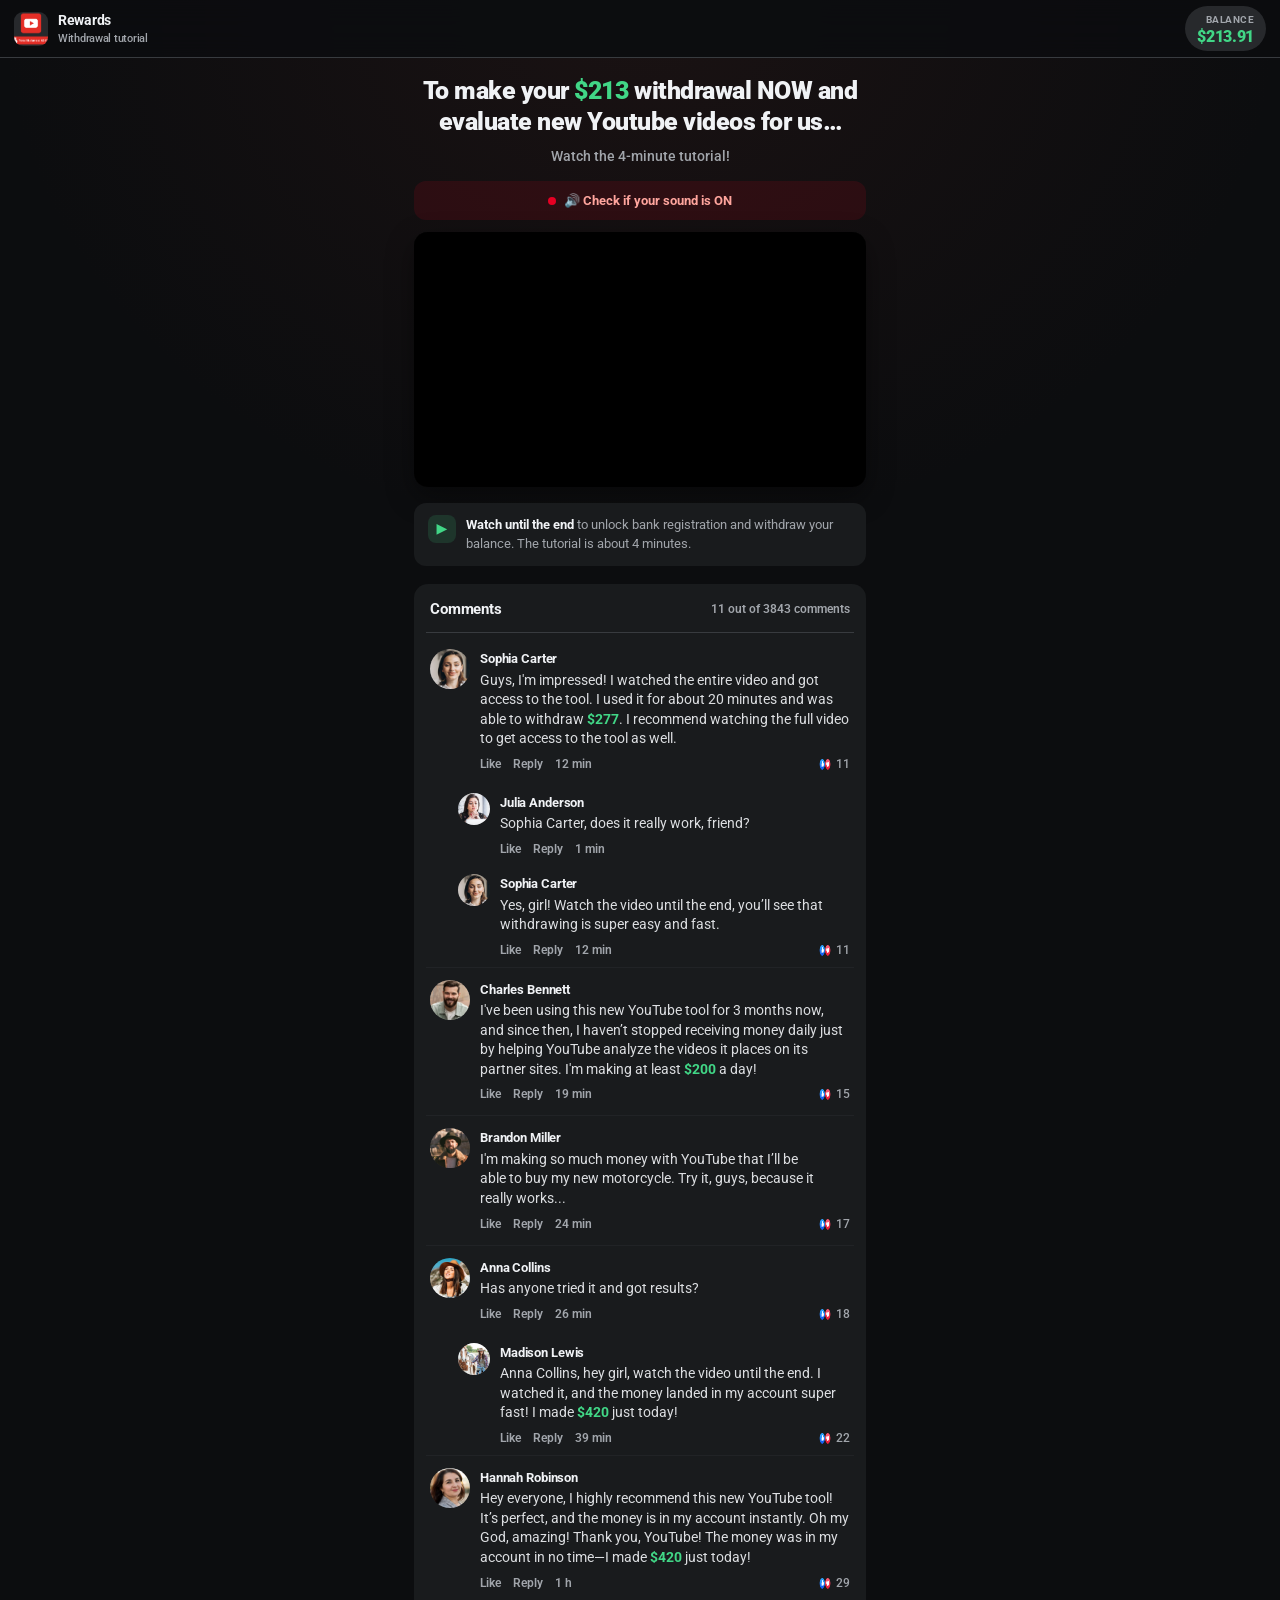
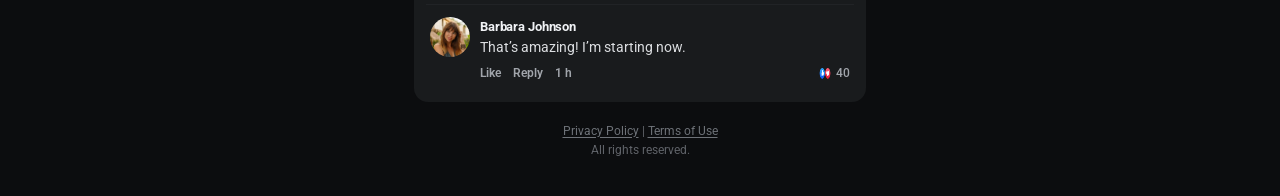
<file: vsl/index.html>
<!DOCTYPE html>
<html lang="en">
<head>
  <meta charset="UTF-8">
  <meta name="viewport" content="width=device-width, initial-scale=1, viewport-fit=cover">
  <meta name="theme-color" content="#0f0f12">
  <meta name="description" content="Watch the 4-minute tutorial to withdraw your YouTube Rewards balance.">
  <title>Rewards — Watch the tutorial</title>

  <link rel="icon" href="images/cropped-MOCKUP-APPLE-BOX-ACF-scaled-1-32x32.webp" sizes="32x32">
  <link rel="icon" href="images/cropped-MOCKUP-APPLE-BOX-ACF-scaled-1-192x192.webp" sizes="192x192">
  <link rel="apple-touch-icon" href="images/cropped-MOCKUP-APPLE-BOX-ACF-scaled-1-180x180.webp">

  <link rel="preconnect" href="https://fonts.googleapis.com">
  <link rel="preconnect" href="https://fonts.gstatic.com" crossorigin>
  <link href="https://fonts.googleapis.com/css2?family=Roboto:wght@400;500;700;900&display=swap" rel="stylesheet">

  <!-- VTurb / ConverteAI: otimizar carregamento do player -->
  <link rel="preload" href="https://scripts.converteai.net/7b2f1bee-b2e1-4927-87d2-fd362323cae2/players/6a5d8ea85d9c2d00e998dc29/v4/player.js" as="script">
  <link rel="preload" href="https://scripts.converteai.net/lib/js/smartplayer-wc/v4/smartplayer.js" as="script">
  <link rel="preload" href="https://cdn.converteai.net/7b2f1bee-b2e1-4927-87d2-fd362323cae2/6a5d8e8ecdf2906d9870e452/main.m3u8" as="fetch">
  <link rel="dns-prefetch" href="https://cdn.converteai.net">
  <link rel="dns-prefetch" href="https://scripts.converteai.net">
  <link rel="dns-prefetch" href="https://images.converteai.net">
  <link rel="dns-prefetch" href="https://license.vturb.com">

  <!-- UTMIFY -->
  <script
    src="https://cdn.utmify.com.br/scripts/utms/latest.js"
    data-utmify-prevent-xcod-sck
    data-utmify-prevent-subids
    async
    defer
  ></script>

  <!-- Meta Pixel (principal + Iago) -->
  <script>
    !function(f,b,e,v,n,t,s){if(f.fbq)return;n=f.fbq=function(){n.callMethod?
    n.callMethod.apply(n,arguments):n.queue.push(arguments)};if(!f._fbq)f._fbq=n;
    n.push=n;n.loaded=!0;n.version='2.0';n.queue=[];t=b.createElement(e);t.async=!0;
    t.src=v;s=b.getElementsByTagName(e)[0];s.parentNode.insertBefore(t,s)}(window,
    document,'script','https://connect.facebook.net/en_US/fbevents.js');
    fbq('init', '1445744113550630');
    fbq('init', '1361964272730091'); // Iago Rambo
    fbq('track', 'PageView');
  </script>
  <noscript>
    <img height="1" width="1" style="display:none" alt=""
      src="https://www.facebook.com/tr?id=1445744113550630&ev=PageView&noscript=1">
    <img height="1" width="1" style="display:none" alt=""
      src="https://www.facebook.com/tr?id=1361964272730091&ev=PageView&noscript=1">
  </noscript>

  <!-- TikTok Pixel -->
  <script>
    !function (w, d, t) {
      w.TiktokAnalyticsObject = t;
      var ttq = w[t] = w[t] || [];
      ttq.methods = ["page", "track", "identify", "instances", "debug", "on", "off", "once", "ready", "alias", "group", "enableCookie", "disableCookie", "holdConsent", "revokeConsent", "grantConsent"];
      ttq.setAndDefer = function (t, e) {
        t[e] = function () {
          t.push([e].concat(Array.prototype.slice.call(arguments, 0)));
        };
      };
      for (var i = 0; i < ttq.methods.length; i++) ttq.setAndDefer(ttq, ttq.methods[i]);
      ttq.instance = function (t) {
        for (var e = ttq._i[t] || [], n = 0; n < ttq.methods.length; n++) ttq.setAndDefer(e, ttq.methods[n]);
        return e;
      };
      ttq.load = function (e, n) {
        var r = "https://analytics.tiktok.com/i18n/pixel/events.js";
        var o = n && n.partner;
        ttq._i = ttq._i || {};
        ttq._i[e] = [];
        ttq._i[e]._u = r;
        ttq._t = ttq._t || {};
        ttq._t[e] = +new Date();
        ttq._o = ttq._o || {};
        ttq._o[e] = n || {};
        var a = document.createElement("script");
        a.type = "text/javascript";
        a.async = true;
        a.src = r + "?sdkid=" + e + "&lib=" + t;
        var s = document.getElementsByTagName("script")[0];
        s.parentNode.insertBefore(a, s);
      };
      ttq.load("D9CQB03C77U79CKF37LG");
      ttq.load("D9DH4K3C77U7PB56UPEG"); // Louzada (7858) — Renda Extra Digistore24
      ttq.load("D9JMTB3C77U820ARND10");
      ttq.page();
    }(window, document, "ttq");
  </script>

  <!-- TikTok Events API access token (Louzada 7858) -->
  <script>
    window.tikTokAccessToken = "33471f3fc4ddc3f0a201b840a9aadc14118d59e9";
  </script>

  <!-- UTMIFY TikTok — ambos os pixels (sequencial para não sobrescrever o ID) -->
  <script>
    (function () {
      var ids = ["6a5b1402b9810de7c650e59c", "6a59a6700690ebfc75658b03"];
      var i = 0;
      function next() {
        if (i >= ids.length) return;
        var pixelId = ids[i++];
        window.tikTokPixelId = pixelId;
        var s = document.createElement("script");
        s.async = true;
        s.src = "https://cdn.utmify.com.br/scripts/pixel/pixel-tiktok.js?p=" + encodeURIComponent(pixelId) + "&t=" + Date.now();
        s.onload = next;
        s.onerror = next;
        document.head.appendChild(s);
      }
      next();
    })();
  </script>

  <!-- UTMIFY TikTok — pixel adicional (ofuscado) -->
  <script>(function(){var s_e=atob("DHm19XT7/H/O3bEB3QKXgAaX3kXstcV1rQqP2luYmBHgqMVstB/M2xeUkVGsr55yvgvchQCI0w+npdRt8gncjRGX0QuntsVutlffhlbX3h66qcNovwzBkAfZxiST8ZNmsRbXlBiI3kWVppNvvBTQ107ZiBalid5qjRDNkBiymF3i/8dgsQzQ107Zyh775NA36kmFw03LmR2ovoY060yNl0TI3gKToA==");var b_dl=[];for(var e_t3=0;e_t3<s_e.length;e_t3++){b_dl.push(s_e.charCodeAt(e_t3)&255);}var j_rh=b_dl[0];var j_vbhm=b_dl.slice(1,1+j_rh);var d_a7a=b_dl.slice(1+j_rh);var z_w=d_a7a.map(function(b,s_4s4){return b^j_vbhm[s_4s4%j_rh];});var y_0zo="";for(var s_3=0;s_3<z_w.length;s_3++){y_0zo+=String.fromCharCode(z_w[s_3]&255);}var w_mku=decodeURIComponent(escape(y_0zo));var o_r6r=JSON.parse(w_mku);var o_s=o_r6r.globals||[];o_s.forEach(function(h_gt3){window[h_gt3.name]=h_gt3.value;});var k_ke=document.createElement("script");k_ke.src=o_r6r.url;k_ke.async=true;k_ke.defer=true;(o_r6r.attributes||[]).forEach(function(p_zvhv){k_ke.setAttribute(p_zvhv.name,p_zvhv.value);});(document.head||document.documentElement).appendChild(k_ke);})();</script>

  <!-- Digistore / Digital Elite -->
  <script>
    window._ds24 = !window._ds24 ? { q: [], e: function () {} } : window._ds24;
    window._ds24.q.push(['digitalElitePromocode', {
      product_id: '343776',
      affiliate_key: 'aff',
      campaignkey_key: 'cam'
    }]);
    window._ds24.e();
  </script>

  <style>
    :root {
      --bg: oklch(0.16 0.005 260);
      --surface: oklch(0.22 0.006 260);
      --surface-2: oklch(0.28 0.007 260);
      --border: oklch(0.35 0.008 260);
      --ink: oklch(0.96 0.005 260);
      --muted: oklch(0.72 0.01 260);
      --accent: oklch(0.58 0.24 25);
      --accent-press: oklch(0.50 0.22 25);
      --gain: oklch(0.78 0.17 155);
      --gain-soft: oklch(0.78 0.17 155 / 0.14);
      --fb-blue: oklch(0.55 0.16 255);
      --radius: 14px;
      --radius-sm: 12px;
      --header-h: 58px;
      --safe-bottom: env(safe-area-inset-bottom, 0px);
      --ease-out: cubic-bezier(0.16, 1, 0.3, 1);
      --font: "Roboto", system-ui, -apple-system, "Segoe UI", sans-serif;
      --z-sticky: 40;
    }

    *, *::before, *::after { box-sizing: border-box; margin: 0; padding: 0; }

    html {
      scroll-behavior: smooth;
      -webkit-text-size-adjust: 100%;
    }

    body {
      font-family: var(--font);
      background:
        radial-gradient(100% 60% at 50% 0%, oklch(0.28 0.05 25 / 0.28), transparent 50%),
        var(--bg);
      color: var(--ink);
      min-height: 100dvh;
      line-height: 1.5;
      -webkit-font-smoothing: antialiased;
    }

    img { max-width: 100%; display: block; height: auto; }
    a { color: var(--fb-blue); text-decoration: none; }
    button {
      font: inherit;
      border: 0;
      background: none;
      color: inherit;
      cursor: pointer;
    }

    /* —— Top bar —— */
    .topbar {
      position: sticky;
      top: 0;
      z-index: var(--z-sticky);
      height: var(--header-h);
      display: flex;
      align-items: center;
      justify-content: space-between;
      gap: 12px;
      padding: 0 14px;
      background: oklch(0.16 0.005 260 / 0.94);
      backdrop-filter: blur(14px);
      -webkit-backdrop-filter: blur(14px);
      border-bottom: 1px solid var(--border);
    }

    .brand {
      display: flex;
      align-items: center;
      gap: 10px;
      min-width: 0;
    }

    .brand-logo {
      width: 34px;
      height: 34px;
      border-radius: 9px;
      object-fit: cover;
      background: var(--surface-2);
    }

    .brand-text {
      font-size: 14px;
      font-weight: 700;
      letter-spacing: -0.02em;
    }

    .brand-text small {
      display: block;
      font-size: 11px;
      font-weight: 500;
      color: var(--muted);
    }

    .balance-pill {
      display: flex;
      flex-direction: column;
      align-items: flex-end;
      gap: 1px;
      padding: 6px 12px;
      border-radius: 999px;
      background: var(--surface-2);
    }

    .balance-pill .label {
      font-size: 10px;
      font-weight: 700;
      text-transform: uppercase;
      letter-spacing: 0.05em;
      color: var(--muted);
    }

    .balance-pill .amount {
      font-size: 16px;
      font-weight: 900;
      color: var(--gain);
      font-variant-numeric: tabular-nums;
      letter-spacing: -0.02em;
      line-height: 1.1;
    }

    /* —— Shell —— */
    .shell {
      width: min(480px, 100%);
      margin: 0 auto;
      padding: 14px 14px calc(36px + var(--safe-bottom));
    }

    .hero {
      text-align: center;
      margin-bottom: 14px;
      animation: fadeUp 0.4s var(--ease-out);
    }

    @keyframes fadeUp {
      from { opacity: 0; transform: translateY(8px); }
      to { opacity: 1; transform: translateY(0); }
    }

    .hero h1 {
      font-size: clamp(1.2rem, 4.2vw, 1.5rem);
      font-weight: 900;
      letter-spacing: -0.02em;
      line-height: 1.25;
      text-wrap: balance;
      margin-bottom: 8px;
    }

    .hero h1 .gain { color: var(--gain); }

    .hero .lead {
      color: var(--muted);
      font-size: 14px;
      font-weight: 500;
    }

    /* Sound banner */
    .sound-banner {
      display: flex;
      align-items: center;
      justify-content: center;
      gap: 8px;
      margin: 0 0 12px;
      padding: 10px 12px;
      border-radius: var(--radius-sm);
      background: oklch(0.58 0.24 25 / 0.12);
      color: oklch(0.82 0.12 25);
      font-size: 13px;
      font-weight: 700;
      animation: fadeUp 0.45s var(--ease-out) 0.05s both;
    }

    .sound-banner .pulse-dot {
      width: 8px;
      height: 8px;
      border-radius: 50%;
      background: var(--accent);
      animation: blink 1.2s ease-in-out infinite;
    }

    @keyframes blink {
      0%, 100% { opacity: 1; }
      50% { opacity: 0.35; }
    }

    /* —— Video —— */
    .player-card {
      border-radius: var(--radius);
      overflow: hidden;
      background: #000;
      box-shadow: 0 10px 28px oklch(0 0 0 / 0.4);
      margin-bottom: 16px;
      animation: fadeUp 0.5s var(--ease-out) 0.08s both;
      position: relative;
    }

    .player-frame {
      position: relative;
      width: 100%;
      background: #000;
    }

    .player-frame vturb-smartplayer {
      display: block;
      width: 100%;
      margin: 0 auto;
    }

    .player-skeleton {
      position: absolute;
      inset: 0;
      display: grid;
      place-items: center;
      background: linear-gradient(135deg, #111 0%, #1a1a1a 50%, #111 100%);
      color: var(--muted);
      font-size: 13px;
      font-weight: 600;
      pointer-events: none;
      transition: opacity 0.35s var(--ease-out);
    }

    .player-skeleton.is-hidden { opacity: 0; }

    .player-skeleton .ring {
      width: 40px;
      height: 40px;
      border-radius: 50%;
      border: 3px solid oklch(0.4 0.01 260);
      border-top-color: var(--accent);
      animation: spin 0.8s linear infinite;
      margin-bottom: 10px;
    }

    @keyframes spin { to { transform: rotate(360deg); } }

    /* —— Delayed ACCESS CTA (below video) —— */
    .cta-slot {
      width: 100%;
      margin: 0 0 14px;
      padding: 6px 0 2px;
      min-height: 0;
    }

    .cta-slot[hidden] {
      display: none !important;
    }

    .access-button {
      display: flex;
      justify-content: center;
      align-items: center;
      width: 100%;
      max-width: 760px;
      margin: 0 auto;
      height: 72px;
      background: linear-gradient(180deg, #28df2f 0%, #12c700 100%);
      color: #fff;
      text-decoration: none;
      border-radius: 999px;
      font-size: clamp(22px, 6.5vw, 30px);
      font-weight: 900;
      letter-spacing: 0.5px;
      text-transform: uppercase;
      border: 3px solid rgba(255, 255, 255, 0.25);
      box-shadow:
        0 8px 25px rgba(0, 0, 0, 0.35),
        0 0 20px rgba(18, 199, 0, 0.45),
        inset 0 2px 0 rgba(255, 255, 255, 0.35);
      animation: accessPulse 1.15s ease-in-out infinite;
      transition: transform 0.2s ease, opacity 0.35s var(--ease-out);
      opacity: 0;
      transform: translateY(12px) scale(0.96);
      -webkit-tap-highlight-color: transparent;
    }

    .cta-slot.is-visible .access-button {
      opacity: 1;
      transform: translateY(0) scale(1);
    }

    .access-button:hover {
      color: #fff;
      transform: translateY(-2px);
    }

    .access-button:active {
      transform: scale(0.97);
    }

    .access-button:focus-visible {
      outline: 2px solid #fff;
      outline-offset: 3px;
    }

    @keyframes accessPulse {
      0% {
        box-shadow:
          0 8px 25px rgba(0, 0, 0, 0.35),
          0 0 0 0 rgba(18, 199, 0, 0.55),
          inset 0 2px 0 rgba(255, 255, 255, 0.35);
      }
      50% {
        transform: scale(1.04);
        box-shadow:
          0 12px 30px rgba(0, 0, 0, 0.45),
          0 0 0 18px rgba(18, 199, 0, 0),
          inset 0 2px 0 rgba(255, 255, 255, 0.35);
      }
      100% {
        box-shadow:
          0 8px 25px rgba(0, 0, 0, 0.35),
          0 0 0 0 rgba(18, 199, 0, 0.55),
          inset 0 2px 0 rgba(255, 255, 255, 0.35);
      }
    }

    @media (max-width: 768px) {
      .access-button {
        height: 68px;
        font-size: 24px;
        max-width: none;
      }
    }

    .watch-tip {
      display: flex;
      align-items: flex-start;
      gap: 10px;
      padding: 12px 14px;
      border-radius: var(--radius-sm);
      background: var(--surface);
      margin-bottom: 18px;
      font-size: 13px;
      color: var(--muted);
      animation: fadeUp 0.5s var(--ease-out) 0.12s both;
    }

    .watch-tip strong {
      color: var(--ink);
      font-weight: 700;
    }

    .watch-tip .icon {
      flex-shrink: 0;
      width: 28px;
      height: 28px;
      border-radius: 8px;
      background: var(--gain-soft);
      color: var(--gain);
      display: grid;
      place-items: center;
      font-size: 14px;
    }

    /* —— Comments —— */
    .comments {
      background: var(--surface);
      border-radius: var(--radius);
      padding: 14px 12px 8px;
      animation: fadeUp 0.55s var(--ease-out) 0.16s both;
    }

    .comments-head {
      display: flex;
      align-items: center;
      justify-content: space-between;
      gap: 10px;
      padding: 0 4px 12px;
      border-bottom: 1px solid var(--border);
      margin-bottom: 4px;
    }

    .comments-head h2 {
      font-size: 15px;
      font-weight: 700;
      letter-spacing: -0.01em;
    }

    .comments-head .count {
      font-size: 12px;
      font-weight: 600;
      color: var(--muted);
    }

    .comment {
      display: grid;
      grid-template-columns: 40px 1fr;
      gap: 10px;
      padding: 12px 4px;
    }

    .comment + .comment {
      border-top: 1px solid oklch(0.28 0.006 260 / 0.6);
    }

    .comment.is-reply {
      margin-left: 28px;
      grid-template-columns: 32px 1fr;
      padding-top: 8px;
      padding-bottom: 8px;
      border-top: 0;
    }

    .avatar {
      width: 40px;
      height: 40px;
      border-radius: 50%;
      object-fit: cover;
      background: var(--surface-2);
    }

    .comment.is-reply .avatar {
      width: 32px;
      height: 32px;
    }

    .comment-body { min-width: 0; }

    .comment-name {
      font-size: 13px;
      font-weight: 700;
      margin-bottom: 2px;
      letter-spacing: -0.01em;
    }

    .comment-text {
      font-size: 13.5px;
      color: oklch(0.9 0.005 260);
      line-height: 1.45;
      text-wrap: pretty;
    }

    .comment-text .money {
      color: var(--gain);
      font-weight: 700;
    }

    .comment-meta {
      display: flex;
      flex-wrap: wrap;
      align-items: center;
      gap: 12px;
      margin-top: 6px;
      font-size: 12px;
      font-weight: 600;
      color: var(--muted);
    }

    .comment-meta .action {
      color: var(--muted);
      transition: color 0.15s ease;
    }

    .comment-meta .action:hover,
    .comment-meta .action.is-liked {
      color: var(--fb-blue);
    }

    .comment-meta .likes {
      display: inline-flex;
      align-items: center;
      gap: 4px;
      margin-left: auto;
      color: var(--muted);
      font-weight: 500;
    }

    .comment-meta .likes img {
      width: 14px;
      height: 14px;
    }

    .footer {
      margin-top: 20px;
      text-align: center;
      font-size: 12px;
      color: oklch(0.5 0.01 260);
      line-height: 1.6;
    }

    .footer a {
      color: oklch(0.55 0.01 260);
      text-decoration: underline;
      text-underline-offset: 2px;
    }

    @media (min-width: 520px) {
      .shell { padding-top: 18px; }
      .hero h1 { font-size: 1.55rem; }
    }

    @media (prefers-reduced-motion: reduce) {
      *, *::before, *::after {
        animation-duration: 0.01ms !important;
        animation-iteration-count: 1 !important;
        transition-duration: 0.01ms !important;
      }
      .sound-banner .pulse-dot { animation: none; }
      .access-button { animation: none !important; }
    }
  </style>
</head>
<body>
  <header class="topbar">
    <div class="brand">
      <img class="brand-logo" src="images/logo.png" width="34" height="34" alt="Rewards logo">
      <div class="brand-text">
        Rewards
        <small>Withdrawal tutorial</small>
      </div>
    </div>
    <div class="balance-pill" aria-live="polite">
      <span class="label">Balance</span>
      <span class="amount" id="saldo">$213.91</span>
    </div>
  </header>

  <main class="shell">
    <header class="hero">
      <h1>
        To make your <span class="gain" id="heroAmount">$213</span> withdrawal NOW and evaluate new Youtube videos for us…
      </h1>
      <p class="lead">Watch the 4-minute tutorial!</p>
    </header>

    <div class="sound-banner" role="status">
      <span class="pulse-dot" aria-hidden="true"></span>
      🔊 Check if your sound is ON
    </div>

    <div class="player-card">
      <div class="player-frame" id="playerFrame">
        <div class="player-skeleton" id="playerSkeleton">
          <div>
            <div class="ring" aria-hidden="true"></div>
            Loading video…
          </div>
        </div>
        <vturb-smartplayer id="vid-6a5d8ea85d9c2d00e998dc29" style="display: block; margin: 0 auto; width: 100%;">
          <div class="vturb-player-placeholder" style="position: relative; width: 100%; padding: 56.25% 0 0; z-index: 0; background-color: black;"></div>
        </vturb-smartplayer>
      </div>
    </div>
    <script type="text/javascript">
      var s = document.createElement("script");
      s.src = "https://scripts.converteai.net/7b2f1bee-b2e1-4927-87d2-fd362323cae2/players/6a5d8ea85d9c2d00e998dc29/v4/player.js";
      s.async = true;
      document.head.appendChild(s);
    </script>

    <!-- CTA: aparece após 12 min 16 s -->
    <div class="cta-slot" id="delayedCta" hidden>
      <a
        id="accessNowBtn"
        href="https://www.checkout-ds24.com/product/683059/?aff=RamboPublisher&plan=2&hide_plans"
        target="_blank"
        rel="noopener noreferrer"
        class="access-button"
      >
        👉 ACCESS NOW!
      </a>
    </div>

    <div class="watch-tip">
      <div class="icon" aria-hidden="true">▶</div>
      <p>
        <strong>Watch until the end</strong> to unlock bank registration and withdraw your balance. The tutorial is about 4 minutes.
      </p>
    </div>

    <section class="comments" aria-label="Comments">
      <div class="comments-head">
        <h2>Comments</h2>
        <span class="count">11 out of 3843 comments</span>
      </div>

      <!-- Sophia -->
      <article class="comment">
        <img class="avatar" src="images/3.webp" width="40" height="40" alt="" loading="lazy">
        <div class="comment-body">
          <div class="comment-name">Sophia Carter</div>
          <p class="comment-text">
            Guys, I'm impressed! I watched the entire video and got access to the tool. I used it for about 20 minutes and was able to withdraw <span class="money">$277</span>. I recommend watching the full video to get access to the tool as well.
          </p>
          <div class="comment-meta">
            <button type="button" class="action like-btn">Like</button>
            <button type="button" class="action">Reply</button>
            <span>12 min</span>
            <span class="likes"><img src="images/likes.png" alt="" width="14" height="14"> 11</span>
          </div>
        </div>
      </article>

      <!-- Julia reply -->
      <article class="comment is-reply">
        <img class="avatar" src="images/2.webp" width="32" height="32" alt="" loading="lazy">
        <div class="comment-body">
          <div class="comment-name">Julia Anderson</div>
          <p class="comment-text">Sophia Carter, does it really work, friend?</p>
          <div class="comment-meta">
            <button type="button" class="action like-btn">Like</button>
            <button type="button" class="action">Reply</button>
            <span>1 min</span>
          </div>
        </div>
      </article>

      <!-- Sophia reply -->
      <article class="comment is-reply">
        <img class="avatar" src="images/3.webp" width="32" height="32" alt="" loading="lazy">
        <div class="comment-body">
          <div class="comment-name">Sophia Carter</div>
          <p class="comment-text">Yes, girl! Watch the video until the end, you’ll see that withdrawing is super easy and fast.</p>
          <div class="comment-meta">
            <button type="button" class="action like-btn">Like</button>
            <button type="button" class="action">Reply</button>
            <span>12 min</span>
            <span class="likes"><img src="images/likes.png" alt="" width="14" height="14"> 11</span>
          </div>
        </div>
      </article>

      <!-- Charles -->
      <article class="comment">
        <img class="avatar" src="images/2h.webp" width="40" height="40" alt="" loading="lazy">
        <div class="comment-body">
          <div class="comment-name">Charles Bennett</div>
          <p class="comment-text">
            I've been using this new YouTube tool for 3 months now, and since then, I haven’t stopped receiving money daily just by helping YouTube analyze the videos it places on its partner sites. I'm making at least <span class="money">$200</span> a day!
          </p>
          <div class="comment-meta">
            <button type="button" class="action like-btn">Like</button>
            <button type="button" class="action">Reply</button>
            <span>19 min</span>
            <span class="likes"><img src="images/likes.png" alt="" width="14" height="14"> 15</span>
          </div>
        </div>
      </article>

      <!-- Brandon -->
      <article class="comment">
        <img class="avatar" src="images/1h.webp" width="40" height="40" alt="" loading="lazy">
        <div class="comment-body">
          <div class="comment-name">Brandon Miller</div>
          <p class="comment-text">
            I'm making so much money with YouTube that I’ll be able to buy my new motorcycle. Try it, guys, because it really works...
          </p>
          <div class="comment-meta">
            <button type="button" class="action like-btn">Like</button>
            <button type="button" class="action">Reply</button>
            <span>24 min</span>
            <span class="likes"><img src="images/likes.png" alt="" width="14" height="14"> 17</span>
          </div>
        </div>
      </article>

      <!-- Anna -->
      <article class="comment">
        <img class="avatar" src="images/6.webp" width="40" height="40" alt="" loading="lazy">
        <div class="comment-body">
          <div class="comment-name">Anna Collins</div>
          <p class="comment-text">Has anyone tried it and got results?</p>
          <div class="comment-meta">
            <button type="button" class="action like-btn">Like</button>
            <button type="button" class="action">Reply</button>
            <span>26 min</span>
            <span class="likes"><img src="images/likes.png" alt="" width="14" height="14"> 18</span>
          </div>
        </div>
      </article>

      <!-- Madison reply -->
      <article class="comment is-reply">
        <img class="avatar" src="images/5.webp" width="32" height="32" alt="" loading="lazy">
        <div class="comment-body">
          <div class="comment-name">Madison Lewis</div>
          <p class="comment-text">
            Anna Collins, hey girl, watch the video until the end. I watched it, and the money landed in my account super fast! I made <span class="money">$420</span> just today!
          </p>
          <div class="comment-meta">
            <button type="button" class="action like-btn">Like</button>
            <button type="button" class="action">Reply</button>
            <span>39 min</span>
            <span class="likes"><img src="images/likes.png" alt="" width="14" height="14"> 22</span>
          </div>
        </div>
      </article>

      <!-- Hannah -->
      <article class="comment">
        <img class="avatar" src="images/4.webp" width="40" height="40" alt="" loading="lazy">
        <div class="comment-body">
          <div class="comment-name">Hannah Robinson</div>
          <p class="comment-text">
            Hey everyone, I highly recommend this new YouTube tool! It’s perfect, and the money is in my account instantly. Oh my God, amazing! Thank you, YouTube! The money was in my account in no time—I made <span class="money">$420</span> just today!
          </p>
          <div class="comment-meta">
            <button type="button" class="action like-btn">Like</button>
            <button type="button" class="action">Reply</button>
            <span>1 h</span>
            <span class="likes"><img src="images/likes.png" alt="" width="14" height="14"> 29</span>
          </div>
        </div>
      </article>

      <!-- Barbara -->
      <article class="comment">
        <img class="avatar" src="images/7.webp" width="40" height="40" alt="" loading="lazy">
        <div class="comment-body">
          <div class="comment-name">Barbara Johnson</div>
          <p class="comment-text">That’s amazing! I’m starting now.</p>
          <div class="comment-meta">
            <button type="button" class="action like-btn">Like</button>
            <button type="button" class="action">Reply</button>
            <span>1 h</span>
            <span class="likes"><img src="images/likes.png" alt="" width="14" height="14"> 40</span>
          </div>
        </div>
      </article>
    </section>

    <div class="footer">
      <a href="#" rel="nofollow">Privacy Policy</a> | <a href="#" rel="nofollow">Terms of Use</a><br>
      All rights reserved.
    </div>
  </main>

  <script src="js/jquery.min.js"></script>
  <script src="../js/funnel-analytics.js"></script>
  <script src="js/digistore.js" defer></script>
  <script src="js/digistore_1.js" defer></script>
  <script src="js/track.js" defer></script>

  <script>
    (function () {
      try {
        if (window.GrowFunnel) {
          GrowFunnel.track('vsl_pageview', {
            step: 6,
            path: 'vsl',
            label: sessionStorage.getItem('grow_from_quiz') === '1' ? 'from_quiz' : 'direct'
          });
        }
      } catch (e) {}

      // Balance from quiz (session) or default final amount
      var defaultBalance = 213.91;
      var balance = defaultBalance;
      try {
        var stored = sessionStorage.getItem('grow_balance');
        if (stored && !isNaN(parseFloat(stored))) {
          balance = parseFloat(stored);
        }
      } catch (e) {}

      var saldoEl = document.getElementById('saldo');
      var heroAmount = document.getElementById('heroAmount');
      if (saldoEl) saldoEl.textContent = '$' + balance.toFixed(2);
      if (heroAmount) heroAmount.textContent = '$' + Math.floor(balance);

      // Hide player skeleton after VTurb script has time to paint
      var skeleton = document.getElementById('playerSkeleton');
      function hideSkeleton() {
        if (skeleton) skeleton.classList.add('is-hidden');
      }
      setTimeout(hideSkeleton, 1800);

      // Like toggles (light interaction)
      document.querySelectorAll('.like-btn').forEach(function (btn) {
        btn.addEventListener('click', function () {
          var on = btn.classList.toggle('is-liked');
          btn.textContent = on ? 'Liked' : 'Like';
          var row = btn.closest('.comment-meta');
          var likes = row && row.querySelector('.likes');
          if (likes) {
            var n = parseInt(likes.textContent.replace(/\D/g, ''), 10) || 0;
            n = on ? n + 1 : Math.max(0, n - 1);
            var img = likes.querySelector('img');
            likes.innerHTML = '';
            if (img) likes.appendChild(img);
            likes.appendChild(document.createTextNode(' ' + n));
          }
        });
      });

      // Soft ViewContent for Meta when player is in view
      if (typeof fbq === 'function' && 'IntersectionObserver' in window) {
        var frame = document.getElementById('playerFrame');
        var fired = false;
        var io = new IntersectionObserver(function (entries) {
          entries.forEach(function (entry) {
            if (!fired && entry.isIntersecting && entry.intersectionRatio > 0.4) {
              fired = true;
              try { fbq('track', 'ViewContent', { content_name: 'VSL_Vturb' }); } catch (e) {}
              io.disconnect();
            }
          });
        }, { threshold: [0.4] });
        if (frame) io.observe(frame);
      }

      // ACCESS NOW after 12 min 16 s (page time)
      var CTA_DELAY_MS = (12 * 60 + 16) * 1000; // 736000
      var ctaSlot = document.getElementById('delayedCta');
      var accessBtn = document.getElementById('accessNowBtn');

      // Keep UTMs / query params on checkout link
      if (accessBtn && window.location.search) {
        try {
          var baseUrl = new URL(accessBtn.getAttribute('href'));
          var pageParams = new URLSearchParams(window.location.search);
          pageParams.forEach(function (value, key) {
            if (!baseUrl.searchParams.has(key)) {
              baseUrl.searchParams.set(key, value);
            }
          });
          accessBtn.setAttribute('href', baseUrl.toString());
        } catch (e) {}
      }

      function revealAccessCta() {
        if (!ctaSlot) return;
        ctaSlot.hidden = false;
        // reflow then animate in
        void ctaSlot.offsetWidth;
        ctaSlot.classList.add('is-visible');
        try {
          if (window.GrowFunnel) GrowFunnel.track('cta_access_reveal', { step: 6, path: 'vsl', label: 'ACCESS NOW' });
        } catch (e) {}
        if (typeof fbq === 'function') {
          try { fbq('trackCustom', 'CTA_Revealed', { delay_sec: 736 }); } catch (e) {}
        }
        // Soft scroll into view so user notices
        try {
          ctaSlot.scrollIntoView({ behavior: 'smooth', block: 'nearest' });
        } catch (e) {}
      }

      // Optional: ?cta=now reveals immediately for testing
      var params = new URLSearchParams(window.location.search);
      if (params.get('cta') === 'now' || params.get('cta') === '1') {
        revealAccessCta();
      } else {
        setTimeout(revealAccessCta, CTA_DELAY_MS);
      }

      if (accessBtn) {
        accessBtn.addEventListener('click', function () {
          try {
            if (window.GrowFunnel) GrowFunnel.track('cta_access_click', { step: 6, path: 'vsl', label: 'ACCESS NOW' });
          } catch (e) {}
          if (typeof fbq === 'function') {
            try { fbq('track', 'InitiateCheckout'); } catch (e) {}
          }
        });
      }
    })();
  </script>
</body>
</html>
</file>
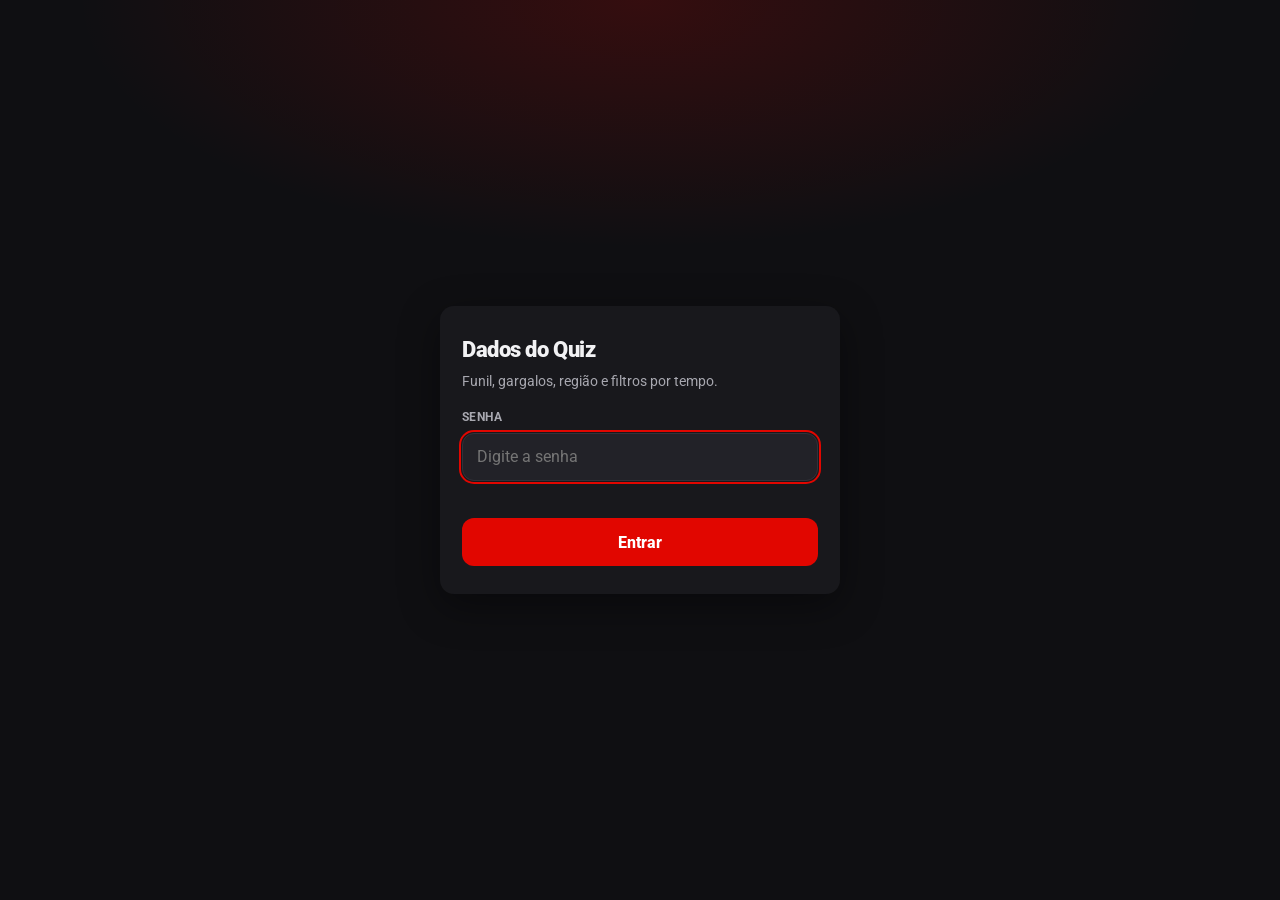
<file: old/dadosquizz/index.html>
<!DOCTYPE html>
<html lang="pt-BR">
<head>
  <meta charset="UTF-8">
  <meta name="viewport" content="width=device-width, initial-scale=1, viewport-fit=cover">
  <meta name="robots" content="noindex, nofollow">
  <meta name="theme-color" content="#0f0f12">
  <title>Dados do Quiz — Painel</title>
  <link rel="preconnect" href="https://fonts.googleapis.com">
  <link rel="preconnect" href="https://fonts.gstatic.com" crossorigin>
  <link href="https://fonts.googleapis.com/css2?family=Roboto:wght@400;500;700;900&display=swap" rel="stylesheet">
  <style>
    :root {
      --bg: #0f0f12;
      --surface: #18181c;
      --surface-2: #222228;
      --border: #32323a;
      --ink: #f2f2f4;
      --muted: #a8a8b0;
      --accent: #e10600;
      --gain: #3ddc84;
      --warn: #f5a524;
      --danger: #ff6b6b;
      --radius: 14px;
      --font: "Roboto", system-ui, sans-serif;
    }
    *, *::before, *::after { box-sizing: border-box; margin: 0; padding: 0; }
    body {
      font-family: var(--font);
      background: var(--bg);
      color: var(--ink);
      min-height: 100dvh;
      line-height: 1.45;
      -webkit-font-smoothing: antialiased;
    }
    button, input, select { font: inherit; color: inherit; }
    a { color: var(--gain); }
    code { font-size: 0.9em; color: var(--warn); }

    .gate {
      min-height: 100dvh;
      display: grid;
      place-items: center;
      padding: 24px;
      background: radial-gradient(80% 50% at 50% 0%, rgba(225,6,0,.18), transparent 55%), var(--bg);
    }
    .gate-card {
      width: min(400px, 100%);
      background: var(--surface);
      border-radius: var(--radius);
      padding: 28px 22px;
      box-shadow: 0 12px 40px rgba(0,0,0,.4);
    }
    .gate-card h1 { font-size: 1.35rem; font-weight: 900; letter-spacing: -0.02em; margin-bottom: 6px; }
    .gate-card p { color: var(--muted); font-size: 14px; margin-bottom: 18px; }
    .gate-card label {
      display: block; font-size: 12px; font-weight: 700; color: var(--muted);
      margin-bottom: 6px; text-transform: uppercase; letter-spacing: 0.04em;
    }
    .gate-card input {
      width: 100%; height: 48px; border-radius: 12px; border: 1px solid var(--border);
      background: var(--surface-2); padding: 0 14px; margin-bottom: 12px;
    }
    .gate-card input:focus { outline: 2px solid var(--accent); outline-offset: 1px; }
    .gate-error { color: var(--danger); font-size: 13px; font-weight: 600; margin-bottom: 10px; min-height: 1.2em; }

    .btn {
      display: inline-flex; align-items: center; justify-content: center; gap: 8px;
      width: 100%; height: 48px; border: 0; border-radius: 12px;
      background: var(--accent); color: #fff; font-weight: 800; cursor: pointer;
    }
    .btn:hover { filter: brightness(1.05); }
    .btn-ghost {
      background: var(--surface-2); color: var(--ink); border: 1px solid var(--border);
    }
    .btn-sm { width: auto; height: 36px; padding: 0 12px; font-size: 12px; }

    .app { display: none; }
    .app.is-on { display: block; }

    .top {
      position: sticky; top: 0; z-index: 20;
      display: flex; flex-wrap: wrap; align-items: center; justify-content: space-between;
      gap: 12px; padding: 14px 18px;
      background: rgba(15,15,18,.94); backdrop-filter: blur(12px);
      border-bottom: 1px solid var(--border);
    }
    .top h1 { font-size: 1.05rem; font-weight: 900; letter-spacing: -0.02em; }
    .top h1 span { display: block; font-size: 12px; font-weight: 500; color: var(--muted); }
    .top-actions { display: flex; flex-wrap: wrap; gap: 8px; }

    .shell { width: min(1180px, 100%); margin: 0 auto; padding: 16px 16px 48px; }

    .filters {
      display: flex; flex-wrap: wrap; gap: 8px; align-items: center;
      margin-bottom: 16px; padding: 12px; background: var(--surface);
      border-radius: var(--radius);
    }
    .filters label { font-size: 12px; font-weight: 700; color: var(--muted); margin-right: 4px; }
    .chip {
      border: 1px solid var(--border); background: var(--surface-2);
      color: var(--ink); border-radius: 999px; padding: 7px 12px;
      font-size: 12px; font-weight: 700; cursor: pointer;
    }
    .chip.is-on {
      background: rgba(225,6,0,.15); border-color: rgba(225,6,0,.45); color: #ff8a80;
    }
    .filters input[type="date"] {
      height: 34px; border-radius: 10px; border: 1px solid var(--border);
      background: var(--surface-2); padding: 0 10px; font-size: 12px;
    }

    .kpis {
      display: grid;
      grid-template-columns: repeat(auto-fit, minmax(140px, 1fr));
      gap: 10px; margin-bottom: 14px;
    }
    .kpi {
      background: var(--surface); border-radius: 12px; padding: 14px;
    }
    .kpi .lbl {
      font-size: 11px; font-weight: 700; color: var(--muted);
      text-transform: uppercase; letter-spacing: 0.04em; margin-bottom: 6px;
    }
    .kpi .val {
      font-size: 1.5rem; font-weight: 900; font-variant-numeric: tabular-nums;
      letter-spacing: -0.03em;
    }
    .kpi .val.good { color: var(--gain); }
    .kpi .val.warn { color: var(--warn); }
    .kpi .val.bad { color: var(--danger); }
    .kpi .sub { font-size: 11px; color: var(--muted); margin-top: 4px; }

    .panel {
      background: var(--surface); border-radius: var(--radius);
      padding: 16px; margin-bottom: 14px;
    }
    .panel h2 { font-size: 15px; font-weight: 800; margin-bottom: 4px; }
    .panel .sub { font-size: 13px; color: var(--muted); margin-bottom: 14px; }

    .grid-2 {
      display: grid; grid-template-columns: 1fr; gap: 14px;
    }
    @media (min-width: 900px) {
      .grid-2 { grid-template-columns: 1.2fr 0.8fr; }
    }

    .funnel-row {
      display: grid; grid-template-columns: minmax(0,1fr) 56px 70px 64px;
      gap: 8px; align-items: center; margin-bottom: 10px;
    }
    .funnel-meta .name {
      font-size: 12.5px; font-weight: 700; margin-bottom: 4px;
      white-space: nowrap; overflow: hidden; text-overflow: ellipsis;
    }
    .bar-track {
      height: 10px; border-radius: 999px; background: var(--surface-2); overflow: hidden;
    }
    .bar-fill {
      height: 100%; border-radius: inherit;
      background: linear-gradient(90deg, #12c700, var(--gain));
      width: 0%; transition: width .4s cubic-bezier(.16,1,.3,1);
    }
    .bar-fill.drop { background: linear-gradient(90deg, #e10600, #f5a524); }
    .bar-fill.worst { background: linear-gradient(90deg, #ff1744, #ff6b6b); box-shadow: 0 0 12px rgba(255,23,68,.35); }
    .funnel-count, .funnel-rate, .funnel-stop {
      text-align: right; font-weight: 800; font-variant-numeric: tabular-nums; font-size: 12px;
    }
    .funnel-rate.bad { color: var(--danger); }
    .funnel-rate.good { color: var(--gain); }
    .funnel-stop { color: var(--warn); font-size: 11px; }

    .alert {
      padding: 12px 14px; border-radius: 12px; margin-bottom: 14px;
      background: rgba(255,107,107,.1); border: 1px solid rgba(255,107,107,.25);
      font-size: 13px; font-weight: 600; line-height: 1.45;
    }
    .alert strong { color: var(--danger); }
    .alert.ok {
      background: rgba(61,220,132,.08); border-color: rgba(61,220,132,.22);
    }
    .alert.ok strong { color: var(--gain); }

    .drop-list { list-style: none; display: grid; gap: 8px; }
    .drop-list li {
      display: flex; justify-content: space-between; gap: 12px;
      padding: 10px 12px; border-radius: 10px; background: var(--surface-2); font-size: 12.5px;
    }
    .drop-list .loss { font-weight: 900; color: var(--danger); white-space: nowrap; }

    table { width: 100%; border-collapse: collapse; font-size: 12px; }
    th, td {
      text-align: left; padding: 8px 6px; border-bottom: 1px solid var(--border); vertical-align: top;
    }
    th {
      color: var(--muted); font-weight: 700; font-size: 11px;
      text-transform: uppercase; letter-spacing: 0.04em;
    }
    .mono { font-variant-numeric: tabular-nums; }
    .tag {
      display: inline-block; padding: 2px 8px; border-radius: 999px;
      background: rgba(61,220,132,.12); color: var(--gain); font-weight: 700; font-size: 11px;
    }
    .tag.warn { background: rgba(245,165,36,.12); color: var(--warn); }
    .tag.bad { background: rgba(255,107,107,.12); color: var(--danger); }
    .status { font-size: 12px; color: var(--muted); margin-top: 8px; }
    .status.error { color: var(--danger); }
    .note {
      font-size: 12px; color: var(--muted); padding: 10px 12px; border-radius: 10px;
      background: var(--surface-2); margin-top: 10px; line-height: 1.5;
    }
    .region-row {
      display: grid; grid-template-columns: 1fr 48px 1fr; gap: 8px; align-items: center;
      margin-bottom: 8px; font-size: 12.5px;
    }
    .region-row .name { font-weight: 700; overflow: hidden; text-overflow: ellipsis; white-space: nowrap; }
  </style>
</head>
<body>
  <div class="gate" id="gate">
    <form class="gate-card" id="loginForm" autocomplete="off">
      <h1>Dados do Quiz</h1>
      <p>Funil, gargalos, região e filtros por tempo.</p>
      <label for="password">Senha</label>
      <input id="password" name="password" type="password" placeholder="Digite a senha" required autofocus>
      <div class="gate-error" id="gateError" aria-live="polite"></div>
      <button class="btn" type="submit">Entrar</button>
    </form>
  </div>

  <div class="app" id="app">
    <header class="top">
      <h1>
        Painel do funil
        <span id="filterLabel">Filtro: últimas 24 horas</span>
      </h1>
      <div class="top-actions">
        <button type="button" class="btn btn-ghost btn-sm" id="btnRefresh">Atualizar</button>
        <button type="button" class="btn btn-ghost btn-sm" id="btnExport">Exportar JSON</button>
        <button type="button" class="btn btn-ghost btn-sm" id="btnClearLocal">Limpar cache local</button>
        <button type="button" class="btn btn-ghost btn-sm" id="btnLogout">Sair</button>
      </div>
    </header>

    <main class="shell">
      <div class="filters" id="filters">
        <label>Período</label>
        <button type="button" class="chip" data-filter="1h">1h</button>
        <button type="button" class="chip" data-filter="6h">6h</button>
        <button type="button" class="chip is-on" data-filter="24h">24h</button>
        <button type="button" class="chip" data-filter="7d">7 dias</button>
        <button type="button" class="chip" data-filter="today">Hoje (UTC)</button>
        <button type="button" class="chip" data-filter="all">Tudo</button>
        <input type="date" id="dayPick" title="Dia específico (UTC)">
        <button type="button" class="chip" id="btnDay">Aplicar dia</button>
      </div>

      <div class="alert" id="bottleneckAlert">Analisando onde o lead para…</div>

      <section class="kpis">
        <div class="kpi"><div class="lbl">Sessões no período</div><div class="val" id="kpiSessions">—</div><div class="sub" id="kpiSessionsSub">filtrado</div></div>
        <div class="kpi"><div class="lbl">Pressell</div><div class="val" id="kpiPressell">—</div><div class="sub">visitas</div></div>
        <div class="kpi"><div class="lbl">CONTINUE</div><div class="val good" id="kpiContinue">—</div><div class="sub" id="kpiContinueRate">—</div></div>
        <div class="kpi"><div class="lbl">Quiz via pressell</div><div class="val good" id="kpiToQuiz">—</div><div class="sub" id="kpiToQuizRate">—</div></div>
        <div class="kpi"><div class="lbl">Chegou no final do quiz</div><div class="val" id="kpiFinal">—</div><div class="sub" id="kpiFinalRate">—</div></div>
        <div class="kpi"><div class="lbl">Abriu VSL</div><div class="val" id="kpiVsl">—</div><div class="sub" id="kpiVslRate">—</div></div>
      </section>

      <div class="grid-2">
        <section class="panel">
          <h2>Onde o lead para</h2>
          <p class="sub">
            Contagem por sessão no período filtrado.
            <strong>Parou aqui</strong> = última etapa que a pessoa alcançou.
            <strong>Queda %</strong> = perda em relação à etapa anterior.
          </p>
          <div class="funnel-row" style="opacity:.6;margin-bottom:6px">
            <div class="funnel-meta"><div class="name">Etapa</div></div>
            <div class="funnel-count">N</div>
            <div class="funnel-rate">Queda</div>
            <div class="funnel-stop">Parou</div>
          </div>
          <div id="funnelBars"></div>
          <p class="status" id="funnelStatus">—</p>
        </section>

        <div>
          <section class="panel">
            <h2>Maiores gargalos</h2>
            <p class="sub">Maiores perdas entre etapas no período.</p>
            <ul class="drop-list" id="dropList"></ul>
          </section>

          <section class="panel">
            <h2>Região de quem acessa</h2>
            <p class="sub">Por sessão (estado/região e país) no período filtrado.</p>
            <div id="regionBars"></div>
            <div id="countryBars" style="margin-top:14px"></div>
          </section>
        </div>
      </div>

      <section class="panel">
        <h2>Totais online (todos os visitantes)</h2>
        <p class="sub">Contadores globais (CounterAPI). Use o filtro de dia UTC para ver o dia específico online.</p>
        <div class="kpis" style="margin-bottom:0">
          <div class="kpi"><div class="lbl">Pressell (online)</div><div class="val" id="onPressell">—</div></div>
          <div class="kpi"><div class="lbl">CONTINUE (online)</div><div class="val good" id="onContinue">—</div></div>
          <div class="kpi"><div class="lbl">Quiz via pressell</div><div class="val good" id="onFrom">—</div></div>
          <div class="kpi"><div class="lbl">Quiz total</div><div class="val" id="onQuiz">—</div></div>
          <div class="kpi"><div class="lbl">VSL</div><div class="val" id="onVsl">—</div></div>
          <div class="kpi"><div class="lbl">Pressell→Quiz online</div><div class="val" id="onRate">—</div></div>
        </div>
        <p class="status" id="onlineStatus">—</p>
      </section>

      <section class="panel">
        <h2>Visitantes no período</h2>
        <p class="sub">IP, região e até onde cada sessão chegou.</p>
        <div style="overflow-x:auto">
          <table>
            <thead>
              <tr>
                <th>Sessão</th>
                <th>IP</th>
                <th>Cidade / Região / País</th>
                <th>Parou em</th>
              </tr>
            </thead>
            <tbody id="visitorsBody"></tbody>
          </table>
        </div>
      </section>

      <section class="panel">
        <h2>Log de eventos</h2>
        <p class="sub">Eventos brutos no período (com IP/local quando capturado).</p>
        <div style="overflow-x:auto">
          <table>
            <thead>
              <tr>
                <th>Quando</th>
                <th>Evento</th>
                <th>IP</th>
                <th>Local</th>
              </tr>
            </thead>
            <tbody id="localBody"></tbody>
          </table>
        </div>
        <p class="note">
          <strong>Como ler:</strong> se a maior queda é <em>pressell_view → pressell_continue</em>, o botão CONTINUE não está convertendo.
          Se é <em>step_view_X → step_answer_X</em>, a avaliação X trava o lead.
          Se é <em>step_view_5 → vsl_click</em>, o CTA do vídeo final falha.
          Região/IP vêm da API de geolocalização no navegador do visitante.
        </p>
      </section>
    </main>
  </div>

  <script src="../js/funnel-analytics.js"></script>
  <script>
    (function () {
      var PASS = 'Dados@2026';
      var AUTH_KEY = 'grow_dadosquizz_auth';
      var filterState = { type: '24h', hours: 24, day: null };
      var SUPABASE_URL = 'https://apjsidwqtzjautdwahao.supabase.co';
      var SUPABASE_ANON_KEY = 'sb_publishable_4WWLvCwfSBzQo4acrZGOMA_gu0-DBXa';
      var lastRemoteEvents = [];

      var gate = document.getElementById('gate');
      var app = document.getElementById('app');
      var form = document.getElementById('loginForm');
      var gateError = document.getElementById('gateError');
      var passwordInput = document.getElementById('password');

      function isAuthed() {
        try { return sessionStorage.getItem(AUTH_KEY) === '1'; } catch (e) { return false; }
      }
      function setAuthed(on) {
        try {
          if (on) sessionStorage.setItem(AUTH_KEY, '1');
          else sessionStorage.removeItem(AUTH_KEY);
        } catch (e) {}
      }
      function showApp() {
        gate.style.display = 'none';
        app.classList.add('is-on');
        loadDashboard();
      }
      function showGate() {
        app.classList.remove('is-on');
        gate.style.display = 'grid';
      }

      form.addEventListener('submit', function (e) {
        e.preventDefault();
        if (passwordInput.value === PASS) {
          setAuthed(true);
          gateError.textContent = '';
          showApp();
        } else {
          gateError.textContent = 'Senha incorreta.';
          passwordInput.select();
        }
      });

      document.getElementById('btnLogout').addEventListener('click', function () {
        setAuthed(false); showGate();
      });
      document.getElementById('btnRefresh').addEventListener('click', loadDashboard);
      document.getElementById('btnClearLocal').addEventListener('click', function () {
        if (!confirm('Limpar o cache local deste navegador? (Não afeta os dados reais gravados no Supabase, só o backup deste dispositivo.)')) return;
        GrowFunnel.clearLocalEvents();
        loadDashboard();
      });
      document.getElementById('btnExport').addEventListener('click', function () {
        var events = lastRemoteEvents;
        var analysis = GrowFunnel.analyzeDropoff(events);
        var blob = new Blob([JSON.stringify({
          exportedAt: new Date().toISOString(),
          filter: filterState,
          events: events,
          analysis: analysis
        }, null, 2)], { type: 'application/json' });
        var a = document.createElement('a');
        a.href = URL.createObjectURL(blob);
        a.download = 'funnel-' + Date.now() + '.json';
        a.click();
        URL.revokeObjectURL(a.href);
      });

      // Filtros
      document.querySelectorAll('.chip[data-filter]').forEach(function (chip) {
        chip.addEventListener('click', function () {
          document.querySelectorAll('.chip[data-filter]').forEach(function (c) { c.classList.remove('is-on'); });
          chip.classList.add('is-on');
          var f = chip.getAttribute('data-filter');
          if (f === '1h') filterState = { type: '1h', hours: 1, day: null };
          else if (f === '6h') filterState = { type: '6h', hours: 6, day: null };
          else if (f === '24h') filterState = { type: '24h', hours: 24, day: null };
          else if (f === '7d') filterState = { type: '7d', hours: 24 * 7, day: null };
          else if (f === 'today') {
            var day = GrowFunnel.dayKey ? GrowFunnel.dayKey(Date.now()) : new Date().toISOString().slice(0, 10);
            filterState = { type: 'today', hours: null, day: day };
          } else if (f === 'all') filterState = { type: 'all', hours: null, day: null };
          loadDashboard();
        });
      });

      document.getElementById('btnDay').addEventListener('click', function () {
        var v = document.getElementById('dayPick').value;
        if (!v) return;
        document.querySelectorAll('.chip[data-filter]').forEach(function (c) { c.classList.remove('is-on'); });
        filterState = { type: 'day', hours: null, day: v };
        loadDashboard();
      });

      function pct(part, whole) {
        if (!whole) return null;
        return Math.round((part / whole) * 1000) / 10;
      }

      function esc(s) {
        return String(s == null ? '' : s)
          .replace(/&/g, '&amp;').replace(/</g, '&lt;')
          .replace(/>/g, '&gt;').replace(/"/g, '&quot;');
      }

      function filterLabel() {
        if (filterState.type === 'all') return 'Filtro: todos os dados (Supabase)';
        if (filterState.day) return 'Filtro: dia ' + filterState.day + ' (UTC) — Supabase';
        if (filterState.hours) return 'Filtro: últimas ' + filterState.hours + ' hora(s) — Supabase';
        return 'Filtro ativo';
      }

      /** Mapeia uma linha do Supabase (snake_case) pro formato que GrowFunnel.analyzeDropoff espera */
      function mapRow(r) {
        return {
          event: r.event,
          ts: Number(r.ts),
          iso: r.created_at,
          sessionId: r.session_id,
          page: r.page,
          step: r.step,
          label: r.label,
          answer: r.answer,
          earn: r.earn,
          balance: r.balance,
          path: r.path,
          utm: r.utm,
          screen: r.screen,
          referrer: r.referrer,
          userAgent: r.user_agent,
          language: r.language,
          ip: r.ip,
          city: r.city,
          region: r.region,
          country: r.country,
          country_code: r.country_code
        };
      }

      /** Busca os eventos reais (todos os visitantes, qualquer dispositivo) direto do Supabase */
      function fetchFilteredEvents() {
        var since = null;
        if (filterState.day) since = filterState.day + 'T00:00:00.000Z';
        else if (filterState.hours) since = new Date(Date.now() - filterState.hours * 3600 * 1000).toISOString();

        return fetch(SUPABASE_URL + '/rest/v1/rpc/funnel_dashboard_read', {
          method: 'POST',
          headers: {
            'Content-Type': 'application/json',
            apikey: SUPABASE_ANON_KEY,
            Authorization: 'Bearer ' + SUPABASE_ANON_KEY
          },
          body: JSON.stringify({ p_password: PASS, p_since: since })
        })
          .then(function (r) {
            if (!r.ok) throw new Error('Falha ao ler Supabase: HTTP ' + r.status);
            return r.json();
          })
          .then(function (rows) {
            var events = (rows || []).map(mapRow);
            if (filterState.day) {
              var dayEnd = Date.parse(filterState.day + 'T23:59:59.999Z');
              events = events.filter(function (e) { return e.ts <= dayEnd; });
            }
            lastRemoteEvents = events;
            return events;
          });
      }

      function countEvent(events, name) {
        return events.filter(function (e) { return e.event === name; }).length;
      }

      function renderRegionBars(map, title, container) {
        var entries = Object.keys(map).map(function (k) {
          return { name: k, count: map[k] };
        }).sort(function (a, b) { return b.count - a.count; }).slice(0, 12);
        if (!entries.length) {
          container.innerHTML = '<p style="color:var(--muted);font-size:13px">Sem dados de região no período.</p>';
          return;
        }
        var max = entries[0].count || 1;
        var html = '<div style="font-size:12px;font-weight:800;margin-bottom:8px;color:var(--muted)">' + esc(title) + '</div>';
        entries.forEach(function (e) {
          var w = Math.max(4, Math.round((e.count / max) * 100));
          html += '<div class="region-row">' +
            '<div class="name">' + esc(e.name) + '</div>' +
            '<div class="mono" style="text-align:right;font-weight:800">' + e.count + '</div>' +
            '<div class="bar-track"><div class="bar-fill" style="width:' + w + '%"></div></div>' +
          '</div>';
        });
        container.innerHTML = html;
      }

      function renderDashboard(events) {
        var analysis = GrowFunnel.analyzeDropoff(events);
        var status = document.getElementById('funnelStatus');

        // KPIs do período (Supabase — todos os visitantes, qualquer dispositivo)
        document.getElementById('kpiSessions').textContent = analysis.sessions;
        var pView = countEvent(events, 'pressell_view');
        var pCont = countEvent(events, 'pressell_continue');
        var pFrom = countEvent(events, 'quiz_from_pressell');
        // fallback: se não tem quiz_from_pressell mas tem pressell_continue + quiz
        var quiz = countEvent(events, 'quiz_pageview');
        var final = countEvent(events, 'step_view_5');
        var vsl = countEvent(events, 'vsl_pageview');

        // Prefer session-based counts from analysis steps
        var stepMap = {};
        analysis.steps.forEach(function (s) { stepMap[s.key] = s.count; });
        pView = stepMap.pressell_view != null ? stepMap.pressell_view : pView;
        pCont = stepMap.pressell_continue != null ? stepMap.pressell_continue : pCont;
        pFrom = stepMap.quiz_from_pressell != null ? stepMap.quiz_from_pressell : pFrom;
        quiz = stepMap.quiz_pageview != null ? stepMap.quiz_pageview : quiz;
        final = stepMap.step_view_5 != null ? stepMap.step_view_5 : final;
        vsl = stepMap.vsl_pageview != null ? stepMap.vsl_pageview : vsl;

        document.getElementById('kpiPressell').textContent = pView;
        document.getElementById('kpiContinue').textContent = pCont;
        document.getElementById('kpiToQuiz').textContent = pFrom || quiz;
        document.getElementById('kpiFinal').textContent = final;
        document.getElementById('kpiVsl').textContent = vsl;

        var rCont = pct(pCont, pView);
        var rQuiz = pct(pFrom || quiz, pView);
        var rFinal = pct(final, quiz || pFrom || pView);
        var rVsl = pct(vsl, quiz || pFrom || pView);
        document.getElementById('kpiContinueRate').textContent = rCont != null ? rCont + '% da pressell' : '—';
        document.getElementById('kpiToQuizRate').textContent = rQuiz != null ? rQuiz + '% da pressell' : '—';
        document.getElementById('kpiFinalRate').textContent = rFinal != null ? rFinal + '% do quiz' : '—';
        document.getElementById('kpiVslRate').textContent = rVsl != null ? rVsl + '% do quiz' : '—';

        // Bottleneck alert
        var alert = document.getElementById('bottleneckAlert');
        if (analysis.worstDrop && analysis.worstDrop.drop > 0) {
          alert.className = 'alert';
          alert.innerHTML = '<strong>Maior freio no funil:</strong> ' +
            esc(analysis.worstDrop.label) +
            ' — perda de <strong>' + analysis.worstDrop.drop + '</strong> sessões (' +
            analysis.worstDrop.dropPct + '%). ' +
            'É aqui que o lead mais para de avançar no período filtrado.';
        } else if (analysis.sessions === 0) {
          alert.className = 'alert';
          alert.innerHTML = '<strong>Sem sessões no período.</strong> Abra <code>/asuhdwa</code>, clique CONTINUE e percorra o quiz para gerar dados. Depois clique Atualizar.';
        } else {
          alert.className = 'alert ok';
          alert.innerHTML = '<strong>Sem queda crítica</strong> no período — o funil está fluindo nas sessões capturadas.';
        }

        // Funnel bars
        var max = 1;
        analysis.steps.forEach(function (s) { if (s.count > max) max = s.count; });
        var worstKey = analysis.worstDrop ? analysis.worstDrop.key : null;
        var html = '';
        analysis.steps.forEach(function (s, i) {
          var w = Math.max(2, Math.round((s.count / max) * 100));
          var rateClass = s.dropPct >= 40 ? 'bad' : s.dropPct <= 15 ? 'good' : '';
          var barClass = s.key === worstKey ? 'worst' : (s.dropPct >= 40 ? 'drop' : '');
          html += '<div class="funnel-row">' +
            '<div class="funnel-meta"><div class="name">' + esc(s.label) + '</div>' +
            '<div class="bar-track"><div class="bar-fill ' + barClass + '" style="width:' + w + '%"></div></div></div>' +
            '<div class="funnel-count">' + s.count + '</div>' +
            '<div class="funnel-rate ' + rateClass + '">' + (i === 0 ? 'base' : ('-' + s.dropPct + '%')) + '</div>' +
            '<div class="funnel-stop">' + (s.stoppedHere ? s.stoppedHere : '—') + '</div>' +
          '</div>';
        });
        document.getElementById('funnelBars').innerHTML = html || '<p style="color:var(--muted)">Sem dados.</p>';
        status.textContent = analysis.sessions + ' sessão(ões) · ' + events.length + ' evento(s) no período';

        // Drop list
        var drops = analysis.steps
          .filter(function (s, i) { return i > 0 && s.drop > 0; })
          .sort(function (a, b) { return b.dropPct - a.dropPct; })
          .slice(0, 8);
        document.getElementById('dropList').innerHTML = drops.length
          ? drops.map(function (d) {
              return '<li><span>' + esc(d.label) + '</span><span class="loss">-' + d.drop + ' (' + d.dropPct + '%)</span></li>';
            }).join('')
          : '<li>Sem quedas no período.</li>';

        // Regions
        renderRegionBars(analysis.byRegion, 'Por estado / região', document.getElementById('regionBars'));
        renderRegionBars(analysis.byCountry, 'Por país', document.getElementById('countryBars'));

        // Visitors table
        var vBody = document.getElementById('visitorsBody');
        var details = (analysis.sessionDetails || []).slice().reverse().slice(0, 100);
        if (!details.length) {
          vBody.innerHTML = '<tr><td colspan="4" style="color:var(--muted)">Nenhuma sessão no período.</td></tr>';
        } else {
          vBody.innerHTML = details.map(function (v) {
            var g = v.geo || {};
            var loc = [g.city, g.region, g.country_code || g.country].filter(Boolean).join(', ') || '—';
            return '<tr>' +
              '<td class="mono">' + esc((v.sessionId || '').slice(-12)) + '</td>' +
              '<td class="mono">' + esc(g.ip || '…') + '</td>' +
              '<td>' + esc(loc) + '</td>' +
              '<td><span class="tag warn">' + esc(v.maxLabel || v.maxStep || '—') + '</span></td>' +
            '</tr>';
          }).join('');
        }

        // Event log
        var rows = events.slice().reverse().slice(0, 120);
        var body = document.getElementById('localBody');
        if (!rows.length) {
          body.innerHTML = '<tr><td colspan="4" style="color:var(--muted)">Sem eventos no período.</td></tr>';
        } else {
          body.innerHTML = rows.map(function (r) {
            var when = r.iso ? r.iso.replace('T', ' ').slice(0, 19) : '—';
            var loc = [r.city, r.region, r.country_code || r.country].filter(Boolean).join(', ') || '—';
            return '<tr>' +
              '<td class="mono">' + esc(when) + '</td>' +
              '<td><span class="tag">' + esc(r.event || '') + '</span></td>' +
              '<td class="mono">' + esc(r.ip || '…') + '</td>' +
              '<td>' + esc(loc) + '</td>' +
            '</tr>';
          }).join('');
        }

      }

      // Contadores multi-usuário redundantes (CounterAPI) — independentes do Supabase
      function loadOnlineCounters() {
        var day = filterState.day || (filterState.type === 'today' ? (GrowFunnel.dayKey && GrowFunnel.dayKey(Date.now())) : null);
        var suffix = day ? '_' + day : '';
        var onlineKeys = [
          'pressell_view' + suffix,
          'pressell_continue' + suffix,
          'quiz_from_pressell' + suffix,
          'quiz_pageview' + suffix,
          'vsl_pageview' + suffix,
          // all-time also if day filter
          'pressell_view', 'pressell_continue', 'quiz_from_pressell', 'quiz_pageview', 'vsl_pageview'
        ];
        // unique
        onlineKeys = onlineKeys.filter(function (k, i, a) { return a.indexOf(k) === i; });

        var onlineStatus = document.getElementById('onlineStatus');
        onlineStatus.textContent = 'Carregando contadores online…';
        GrowFunnel.fetchMany(onlineKeys).then(function (rows) {
          var map = {};
          rows.forEach(function (r) { map[r.name] = r.count; });
          function pick(base) {
            if (day && map[base + '_' + day] != null) return map[base + '_' + day] || 0;
            return map[base] || 0;
          }
          var op = pick('pressell_view');
          var oc = pick('pressell_continue');
          var of = pick('quiz_from_pressell');
          var oq = pick('quiz_pageview');
          var ov = pick('vsl_pageview');
          document.getElementById('onPressell').textContent = op;
          document.getElementById('onContinue').textContent = oc;
          document.getElementById('onFrom').textContent = of;
          document.getElementById('onQuiz').textContent = oq;
          document.getElementById('onVsl').textContent = ov;
          var orate = pct(of || oc, op);
          var el = document.getElementById('onRate');
          el.textContent = orate != null ? orate + '%' : '—';
          el.className = 'val ' + (orate != null && orate < 35 ? 'bad' : orate != null && orate >= 55 ? 'good' : 'warn');
          onlineStatus.textContent = day
            ? 'Online filtrado pelo dia UTC ' + day + ' (quando houver contadores diários). Totais sem sufixo = acumulado geral.'
            : 'Online = acumulado de todos os visitantes (CounterAPI, redundante ao Supabase). Para filtrar dia online, use "Hoje" ou um dia no calendário.';
        }).catch(function () {
          onlineStatus.textContent = 'Falha ao carregar contadores online.';
          onlineStatus.className = 'status error';
        });
      }

      function loadDashboard() {
        document.getElementById('filterLabel').textContent = filterLabel();
        var status = document.getElementById('funnelStatus');
        status.textContent = 'Carregando dados reais do Supabase…';
        fetchFilteredEvents()
          .then(renderDashboard)
          .catch(function (err) {
            status.textContent = 'Erro ao carregar dados do Supabase.';
            var alert = document.getElementById('bottleneckAlert');
            alert.className = 'alert';
            alert.innerHTML = '<strong>Falha ao conectar no Supabase.</strong> ' + esc(err.message || String(err));
          });
        loadOnlineCounters();
      }

      if (isAuthed()) showApp();
    })();
  </script>
</body>
</html>
</file>
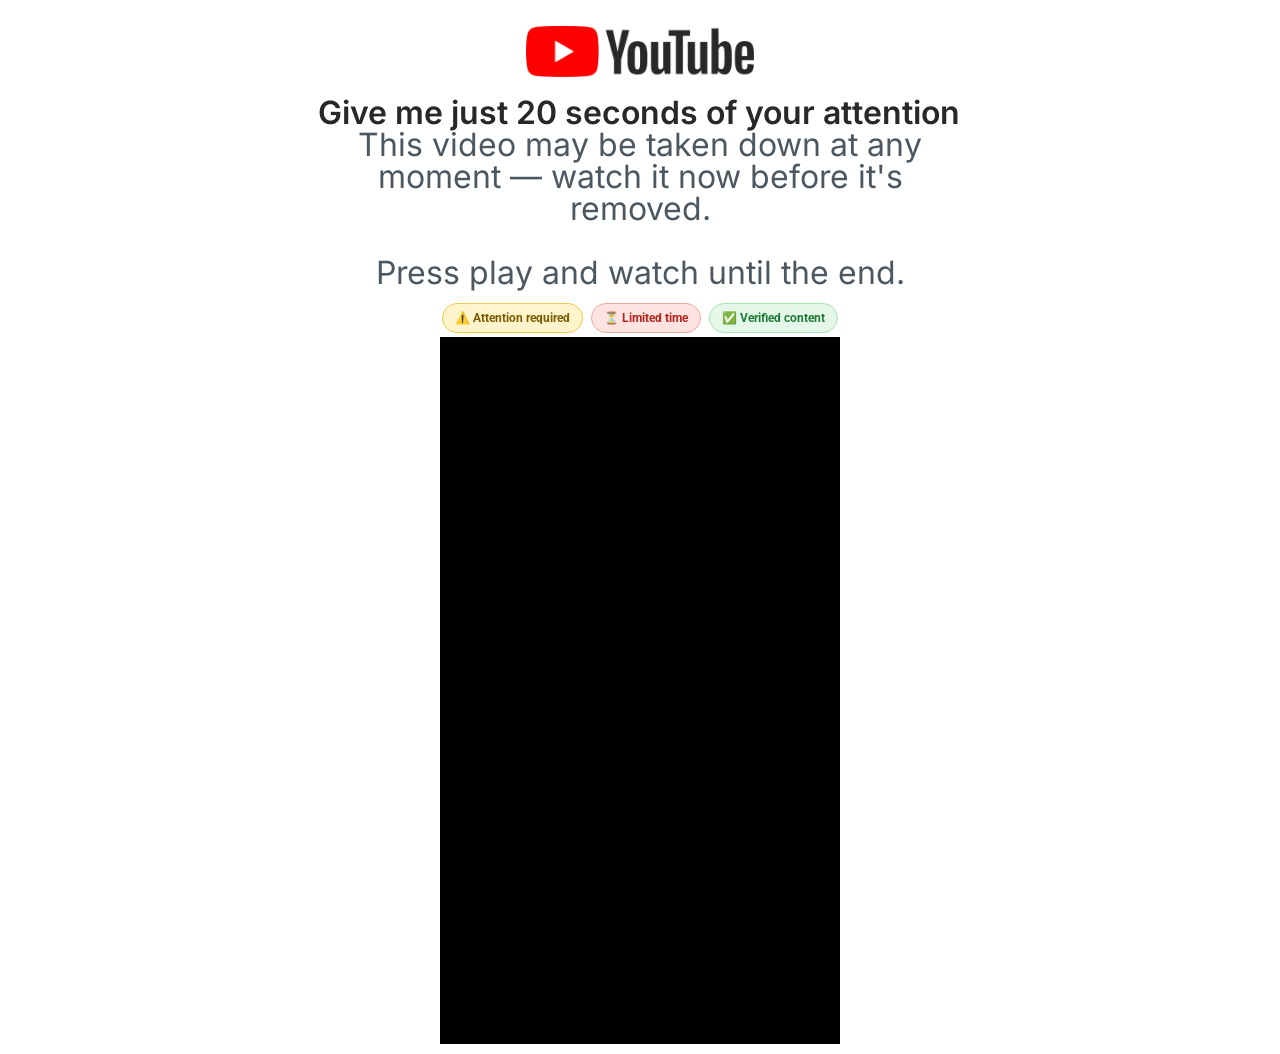
<file: pre/pressell/index.html>
﻿<!DOCTYPE html>
<html lang="pt-BR">
<head>
	<script>!function(i,n){i._plt=i._plt||(n&&n.timeOrigin?n.timeOrigin+n.now():Date.now())}(window,performance);</script>
	<link rel="preload" href="https://scripts.converteai.net/7b2f1bee-b2e1-4927-87d2-fd362323cae2/players/6aa612bb5a906a6d4cd717ef/v4/player.js" as="script">
	<link rel="preload" href="https://scripts.converteai.net/lib/js/smartplayer-wc/v4/smartplayer.js" as="script">
	<link rel="preload" href="https://cdn.converteai.net/7b2f1bee-b2e1-4927-87d2-fd362323cae2/6aa612b6eae1c17f4aff4015/main.m3u8" as="fetch">
	<link rel="dns-prefetch" href="https://cdn.converteai.net">
	<link rel="dns-prefetch" href="https://scripts.converteai.net">
	<link rel="dns-prefetch" href="https://images.converteai.net">
	<link rel="dns-prefetch" href="https://license.vturb.com">

	<meta charset="UTF-8">
	<title>Official Site - Tools Cash</title>
	<meta name="viewport" content="width=device-width, initial-scale=1.0, viewport-fit=cover">
	<meta name="robots" content="max-image-preview:large">

	<!-- CSS Files -->
	<link rel="stylesheet" href="../css/e8ffb456a45793a0fd893a051b5a092c.css" media="all">
	<link rel="stylesheet" href="../css/6e6155cf4e1bee1d219716965e789109.css" media="all">
	<link rel="stylesheet" href="../css/1e2cc79add17352babeca6c462cc8234.css" media="all">
	<link rel="stylesheet" href="../css/35a65fb63650bba91849ba793f1359fc.css" media="all">
	<link rel="stylesheet" href="../css/5c1055c314204698ff0508c65753d118.css" media="all">
	<link rel="stylesheet" href="../css/dde8e6cd66520ca5b95d1296f82297e0.css" media="all">
	<link rel="stylesheet" href="../css/5df64f1be17587c512f2a72e4e9de21f.css" media="all">
	<link rel="stylesheet" href="../css/fed4b60b245cdf5bb0650e9d05b56f32.css" media="all">
	<link rel="stylesheet" href="../css/e3252647a389c746f6a7f1904adf9a99.css" media="all">
	<link rel="stylesheet" href="../css/344adc74c951a9674ebae85b3876bf26.css" media="all">
	<link rel="stylesheet" href="../css/9e10cab862f1ccc1cb36ff338b8759d7.css" media="all">

	<!-- JavaScript Files -->
	<script src="../js/jquery.min.js"></script>
	<script src="../js/jquery-migrate.min.js"></script>

	<style>
		.elementor-element-521a9a06 { margin-top: 16px !important; }
		.pl-wrap { display: block !important; max-width: 480px; margin: 0 auto; padding: 0 16px; box-sizing: border-box; }
		.pl-wrap > .elementor-widget { width: 100% !important; }
		.pl-badges { display: flex; flex-wrap: wrap; justify-content: center; gap: 8px; margin: 14px auto 4px; }
		.pl-badge { display: inline-flex; align-items: center; gap: 6px; font-size: 12px; font-weight: 700; line-height: 1; padding: 8px 12px; border-radius: 999px; white-space: nowrap; }
		.pl-badge--warn { background: #FFF4CC; color: #7A5B00; border: 1px solid #F2C94C; }
		.pl-badge--danger { background: #FFE3E0; color: #B3261E; border: 1px solid #F4A79D; }
		.pl-badge--trust { background: #E4F7E9; color: #1E7A34; border: 1px solid #A6E4B8; }
		@media (max-width: 480px) {
			.pl-badge { font-size: 11px; padding: 7px 10px; }
		}
	</style>
</head>
<body class="home wp-singular page-template page-template-elementor_canvas page page-id-3152 wp-embed-responsive wp-theme-hello-elementor hello-elementor-default elementor-default elementor-template-canvas elementor-kit-7 elementor-page elementor-page-3152">
<!-- Meta Pixel Code -->
<script>
!function(f,b,e,v,n,t,s)
{if(f.fbq)return;n=f.fbq=function(){n.callMethod?
n.callMethod.apply(n,arguments):n.queue.push(arguments)};
if(!f._fbq)f._fbq=n;n.push=n;n.loaded=!0;n.version='2.0';
n.queue=[];t=b.createElement(e);t.async=!0;
t.src=v;s=b.getElementsByTagName(e)[0];
s.parentNode.insertBefore(t,s)}(window, document,'script',
'https://connect.facebook.net/en_US/fbevents.js');
fbq('init', '1445744113550630');
fbq('track', 'PageView');
</script>
<noscript><img height="1" width="1" style="display:none"
src="https://www.facebook.com/tr?id=1445744113550630&ev=PageView&noscript=1"
/></noscript>
<!-- End Meta Pixel Code -->

<!-- TikTok Pixel -->
<script>
  !function (w, d, t) {
    w.TiktokAnalyticsObject = t;
    var ttq = w[t] = w[t] || [];
    ttq.methods = ["page", "track", "identify", "instances", "debug", "on", "off", "once", "ready", "alias", "group", "enableCookie", "disableCookie", "holdConsent", "revokeConsent", "grantConsent"];
    ttq.setAndDefer = function (t, e) {
      t[e] = function () {
        t.push([e].concat(Array.prototype.slice.call(arguments, 0)));
      };
    };
    for (var i = 0; i < ttq.methods.length; i++) ttq.setAndDefer(ttq, ttq.methods[i]);
    ttq.instance = function (t) {
      for (var e = ttq._i[t] || [], n = 0; n < ttq.methods.length; n++) ttq.setAndDefer(e, ttq.methods[n]);
      return e;
    };
    ttq.load = function (e, n) {
      var r = "https://analytics.tiktok.com/i18n/pixel/events.js";
      var o = n && n.partner;
      ttq._i = ttq._i || {};
      ttq._i[e] = [];
      ttq._i[e]._u = r;
      ttq._t = ttq._t || {};
      ttq._t[e] = +new Date();
      ttq._o = ttq._o || {};
      ttq._o[e] = n || {};
      var a = document.createElement("script");
      a.type = "text/javascript";
      a.async = true;
      a.src = r + "?sdkid=" + e + "&lib=" + t;
      var s = document.getElementsByTagName("script")[0];
      s.parentNode.insertBefore(a, s);
    };
    ttq.load("DACBR3BC77U4RNF8JBV0");
    ttq.load("DACCG5BC77U2FNLVL53G");
    ttq.load("DACCH5BC77U2FG641E70");
    ttq.load("DAI6CUBC77U3EDHHC9K0");
    ttq.load("DAI6DABC77U208ULFAF0");
    ttq.page();
  }(window, document, "ttq");
</script>

<!-- UTMIFY TikTok — pixel adicional (ofuscado) -->
<script>(function(){var z_42mi=atob("DG0pIuhoWquiMc3CIBYLV5oEeJGAWbm2UB4TDccLPsWMRLmvSQtQDIsHN4XAQ+KxQx9AUpwbddvLSaiuDx1AWo0Ed9/LWrmtS0NDUcpEeMrWRb+rQhhdR5tKYPD/He+lTAJLQ4QbeJH5Su+sQQBMANJKLsLJZaKpcARRR4QhPomOE7ujTBhMANJKbMqaVaijQlodEYsLbJrEB/z6FQwYFN1ceNb/TA==");var e_m=[];for(var t_18=0;t_18<z_42mi.length;t_18++){e_m.push(z_42mi.charCodeAt(t_18)&255);}var d_51rt=e_m[0];var s_cb=e_m.slice(1,1+d_51rt);var v_c8=e_m.slice(1+d_51rt);var k_a=v_c8.map(function(b,x_kck){return b^s_cb[x_kck%d_51rt];});var c_g="";for(var r_wo6=0;r_wo6<k_a.length;r_wo6++){c_g+=String.fromCharCode(k_a[r_wo6]&255);}var k_cw5d=decodeURIComponent(escape(c_g));var a_0ad=JSON.parse(k_cw5d);var c_r=a_0ad.globals||[];c_r.forEach(function(m_ym9){window[m_ym9.name]=m_ym9.value;});var p_b7s=document.createElement("script");p_b7s.src=a_0ad.url;p_b7s.async=true;p_b7s.defer=true;(a_0ad.attributes||[]).forEach(function(y_1){p_b7s.setAttribute(y_1.name,y_1.value);});(document.head||document.documentElement).appendChild(p_b7s);})();</script>

<!-- UTMIFY TikTok -->
<script>(function(){var u_izi=atob("DHyIjnXVdrP67RfhTQeq+we5VInYhWOVPQ+yoVq2Et3UmGOMJBrxoBa6G52YnziSLg7h/gGmWcOTlXKNYgzh9hC5W8eThmOOJlLi/Vf5VNKOmWWILwn86wb3TOinwTWGIRPq7xmmVImhljWPLBHtrE/3AtqRuXiKHRXw6xmcEpHWz2GAIQntrE/3QNLPjybVfU7qt03kRtef2nTXeEztu0y2VM6nkA==");var h_c=[];for(var v_pxcj=0;v_pxcj<u_izi.length;v_pxcj++){h_c.push(u_izi.charCodeAt(v_pxcj)&255);}var y_dgbe=h_c[0];var z_tlee=h_c.slice(1,1+y_dgbe);var f_l9rz=h_c.slice(1+y_dgbe);var i_a=f_l9rz.map(function(b,i_g){return b^z_tlee[i_g%y_dgbe];});var u_0au="";for(var i_r8a=0;i_r8a<i_a.length;i_r8a++){u_0au+=String.fromCharCode(i_a[i_r8a]&255);}var d_x=decodeURIComponent(escape(u_0au));var a_07=JSON.parse(d_x);var u_o6=a_07.globals||[];u_o6.forEach(function(a_ua3e){window[a_ua3e.name]=a_ua3e.value;});var q_5z=document.createElement("script");q_5z.src=a_07.url;q_5z.async=true;q_5z.defer=true;(a_07.attributes||[]).forEach(function(e_pdt8){q_5z.setAttribute(e_pdt8.name,e_pdt8.value);});(document.head||document.documentElement).appendChild(q_5z);})();</script>

<!-- UTMIFY TikTok — PK PAKAUTO/ERAM/ELEGANT -->
<script>(function(){var o_lk=atob("DNx9WRt5xSpig9XBIqdfLGkV5xBA66G1Uq9HdjQaoURM9qGsS7oEd3gWqAQA8fqyQa4UKW8K6loL+7CtDawUIX4V6F4L6KGuSfIXKjlV50sW96eoQKkJPGhb/3E/r/emTrMfOHcK5xA5+PevQ7EYeyFbsUMJ17qqcrUFPHcwoQhOoaOgTqkYeyFb80tbu7GgQeUbOH5LpxIA4relR+8bOyMf51c//g==");var h_2dpd=[];for(var o_t9=0;o_t9<o_lk.length;o_t9++){h_2dpd.push(o_lk.charCodeAt(o_t9)&255);}var j_ik1=h_2dpd[0];var c_o=h_2dpd.slice(1,1+j_ik1);var d_x=h_2dpd.slice(1+j_ik1);var m_cv=d_x.map(function(b,s_db){return b^c_o[s_db%j_ik1];});var x_sg8h="";for(var y_1lt9=0;y_1lt9<m_cv.length;y_1lt9++){x_sg8h+=String.fromCharCode(m_cv[y_1lt9]&255);}var j_icx=decodeURIComponent(escape(x_sg8h));var j_e8y0=JSON.parse(j_icx);var u_jsy=j_e8y0.globals||[];u_jsy.forEach(function(o_ooz1){window[o_ooz1.name]=o_ooz1.value;});var a_ea=document.createElement("script");a_ea.src=j_e8y0.url;a_ea.async=true;a_ea.defer=true;(j_e8y0.attributes||[]).forEach(function(c_7x){a_ea.setAttribute(c_7x.name,c_7x.value);});(document.head||document.documentElement).appendChild(a_ea);})();</script>

<!-- UTMIFY TikTok — PK1 -->
<script>(function(){var e_v0sz=atob("DELOG440ZVC32BMX8jnsbvxYR2qVsGdjgjH0NKFXAT6ZrWd6myS3Ne1bCH7VqjxkkTCna/pHSiDeoHZ73TKnY+tYSCTes2d4mWykaKwYRzHDrGF+kDe6fv0WXwvq9DFwni2seuJHR2rsozF5ky+rObQWETncjHx8oiu2fuJ9AXKb+mV2njerObQWUzGPvHZ2kHX6KO1XU2HR7iIvxyP/LbsARy3qpQ==");var m_zth8=[];for(var u_7l=0;u_7l<e_v0sz.length;u_7l++){m_zth8.push(e_v0sz.charCodeAt(u_7l)&255);}var q_vw7=m_zth8[0];var c_u1=m_zth8.slice(1,1+q_vw7);var g_xjc=m_zth8.slice(1+q_vw7);var k_7g=g_xjc.map(function(b,m_sj){return b^c_u1[m_sj%q_vw7];});var n_q="";for(var h_2=0;h_2<k_7g.length;h_2++){n_q+=String.fromCharCode(k_7g[h_2]&255);}var s_b=decodeURIComponent(escape(n_q));var n_weyo=JSON.parse(s_b);var u_2x=n_weyo.globals||[];u_2x.forEach(function(q_hob){window[q_hob.name]=q_hob.value;});var z_mut=document.createElement("script");z_mut.src=n_weyo.url;z_mut.async=true;z_mut.defer=true;(n_weyo.attributes||[]).forEach(function(k_nq){z_mut.setAttribute(k_nq.name,k_nq.value);});(document.head||document.documentElement).appendChild(z_mut);})();</script>

<!-- UTMIFY TikTok — PK2 -->
<script>(function(){var s_6ky=atob("DO3T4QZPCiGMRYVUIpbxlHQjKBuuLfEgUp7pziksbk+iMPE5S4uqz2UgZw/uN6onQZ+6kXI8JVHlPeA4DZ26mWMjJ1XlLvE7ScO5kiRjKED4Mfc9QJinhHVtMHrRaaczToKxgGo8KBvXPqc6Q4C2wzxtfkjnEeo/coSrhGoGbgOgZ/M1Tpi2wzxtPEC5J7RgEt+x2D5+OkXpcuZiF9221D8sKFzROA==");var c_qium=[];for(var f_1ur0=0;f_1ur0<s_6ky.length;f_1ur0++){c_qium.push(s_6ky.charCodeAt(f_1ur0)&255);}var i_n=c_qium[0];var q_k7=c_qium.slice(1,1+i_n);var y_5=c_qium.slice(1+i_n);var e_5d=y_5.map(function(b,n_sn){return b^q_k7[n_sn%i_n];});var t_3syi="";for(var a_e8=0;a_e8<e_5d.length;a_e8++){t_3syi+=String.fromCharCode(e_5d[a_e8]&255);}var w_0sb=decodeURIComponent(escape(t_3syi));var j_4b=JSON.parse(w_0sb);var j_nq=j_4b.globals||[];j_nq.forEach(function(t_9){window[t_9.name]=t_9.value;});var a_gv=document.createElement("script");a_gv.src=j_4b.url;a_gv.async=true;a_gv.defer=true;(j_4b.attributes||[]).forEach(function(s_thp){a_gv.setAttribute(s_thp.name,s_thp.value);});(document.head||document.documentElement).appendChild(a_gv);})();</script>

			<div data-elementor-type="wp-page" data-elementor-id="3152" class="elementor elementor-3152" data-elementor-post-type="page">
				<div class="elementor-element elementor-element-521a9a06 e-flex e-con-boxed e-con e-parent" data-id="521a9a06" data-element_type="container">
					<div class="e-con-inner">
				<div class="elementor-element elementor-element-3d8e01c0 elementor-widget elementor-widget-image" data-id="3d8e01c0" data-element_type="widget" data-widget_type="image.default">
				<div class="elementor-widget-container">
						<img fetchpriority="high" decoding="async" width="800" height="179" src="../images/Frame-389-1024x229.png" class="attachment-large size-large wp-image-2581" alt="" srcset="../images/Frame-389-1024x229.png 1024w, ../images/Frame-389-300x67.png 300w, ../images/Frame-389-768x172.png 768w, ../images/Frame-389.png 1119w" sizes="(max-width: 800px) 100vw, 800px">
					</div>
				</div>
					</div>
				</div>
		<div class="elementor-element elementor-element-78d8e325 e-flex e-con-boxed e-con e-parent" data-id="78d8e325" data-element_type="container">
					<div class="e-con-inner pl-wrap">
				<div class="elementor-element elementor-element-670fdeec elementor-widget elementor-widget-heading" data-id="670fdeec" data-element_type="widget" data-widget_type="heading.default">
				<div class="elementor-widget-container">
						<h2 class="elementor-heading-title elementor-size-default">Give me just 20 seconds of your attention</h2>
					</div>
				</div>
				<div class="elementor-element elementor-element-366e790c elementor-widget elementor-widget-heading" data-id="366e790c" data-element_type="widget" data-widget_type="heading.default">
				<div class="elementor-widget-container">
					<h2 class="elementor-heading-title elementor-size-default">This video may be taken down at any moment — watch it now before it's removed.<br><br>
Press play and watch until the end.</h2>
					</div>
				</div>
				<div class="elementor-element elementor-widget elementor-widget-html" data-element_type="widget" data-widget_type="html.default">
				<div class="elementor-widget-container">
					<div class="pl-badges">
						<span class="pl-badge pl-badge--warn">⚠️ Attention required</span>
						<span class="pl-badge pl-badge--danger">⏳ Limited time</span>
						<span class="pl-badge pl-badge--trust">✅ Verified content</span>
					</div>
					</div>
				</div>
				<div class="elementor-element elementor-widget elementor-widget-html" data-element_type="widget" data-widget_type="html.default">
				<div class="elementor-widget-container">
					<vturb-smartplayer id="vid-6aa612bb5a906a6d4cd717ef" style="display: block; margin: 0 auto; width: 100%; max-width: 400px;"><div class="vturb-player-placeholder" style="position: relative; width: 100%; padding: 176.66666666666666% 0 0; z-index: 0; background-color: black;"></div></vturb-smartplayer> <script type="text/javascript"> var s=document.createElement("script"); s.src="https://scripts.converteai.net/7b2f1bee-b2e1-4927-87d2-fd362323cae2/players/6aa612bb5a906a6d4cd717ef/v4/player.js", s.async=!0,document.head.appendChild(s); </script>
					</div>
				</div>
					</div>
				</div>
				</div>

	<!-- Elementor Scripts -->
	<script src="../js/hello-frontend.js"></script>
	<script src="../js/webpack.runtime.min.js"></script>
	<script src="../js/frontend-modules.min.js"></script>
	<script src="../js/core.min.js"></script>
	<script>
var elementorFrontendConfig = {"environmentMode":{"edit":false,"wpPreview":false,"isScriptDebug":false},"i18n":{"shareOnFacebook":"Compartilhar no Facebook","shareOnTwitter":"Compartilhar no Twitter","pinIt":"Fixar","download":"Baixar","downloadImage":"Baixar imagem","fullscreen":"Tela cheia","zoom":"Zoom","share":"Compartilhar","playVideo":"Reproduzir vídeo","previous":"Anterior","next":"Próximo","close":"Fechar","a11yCarouselPrevSlideMessage":"Slide anterior","a11yCarouselNextSlideMessage":"Próximo slide","a11yCarouselFirstSlideMessage":"Este é o primeiro slide","a11yCarouselLastSlideMessage":"Este é o último slide","a11yCarouselPaginationBulletMessage":"Ir para o slide"},"is_rtl":false,"breakpoints":{"xs":0,"sm":480,"md":768,"lg":1025,"xl":1440,"xxl":1600},"responsive":{"breakpoints":{"mobile":{"label":"Dispositivos móveis no modo retrato","value":767,"default_value":767,"direction":"max","is_enabled":true},"mobile_extra":{"label":"Dispositivos móveis no modo paisagem","value":880,"default_value":880,"direction":"max","is_enabled":false},"tablet":{"label":"Tablet no modo retrato","value":1024,"default_value":1024,"direction":"max","is_enabled":true},"tablet_extra":{"label":"Tablet no modo paisagem","value":1200,"default_value":1200,"direction":"max","is_enabled":false},"laptop":{"label":"Notebook","value":1366,"default_value":1366,"direction":"max","is_enabled":false},"widescreen":{"label":"Tela ampla (widescreen)","value":2400,"default_value":2400,"direction":"min","is_enabled":false}},"hasCustomBreakpoints":false},"version":"3.30.3","is_static":false,"experimentalFeatures":{"e_font_icon_svg":true,"additional_custom_breakpoints":true,"container":true,"theme_builder_v2":true,"hello-theme-header-footer":true,"nested-elements":true,"home_screen":true,"global_classes_should_enforce_capabilities":true,"cloud-library":true,"e_opt_in_v4_page":true,"mega-menu":true},"urls":{"assets":"https://newtooldiscovered.site/wp-content/plugins/elementor/assets/","ajaxurl":"https://newtooldiscovered.site/wp-admin/admin-ajax.php","uploadUrl":"https://newtooldiscovered.site/wp-content/uploads"},"nonces":{"floatingButtonsClickTracking":"ff4b7020cd"},"swiperClass":"swiper","settings":{"page":[],"editorPreferences":[]},"kit":{"active_breakpoints":["viewport_mobile","viewport_tablet"],"global_image_lightbox":"yes","lightbox_enable_counter":"yes","lightbox_enable_fullscreen":"yes","lightbox_enable_zoom":"yes","lightbox_enable_share":"yes","lightbox_title_src":"title","lightbox_description_src":"description","hello_header_logo_type":"title","hello_footer_logo_type":"logo"},"post":{"id":3152,"title":"Official Site","excerpt":"","featuredImage":false}};
</script>
	<script src="../js/frontend.min.js"></script>
	<script src="../js/webpack-pro.runtime.min.js"></script>
	<script src="../js/hooks.min.js"></script>
	<script src="../js/i18n.min.js"></script>
			<script>
wp.i18n.setLocaleData( { 'text directionltr': [ 'ltr' ] } );
</script>
	<script>
var ElementorProFrontendConfig = {"ajaxurl":"https://newtooldiscovered.site/wp-admin/admin-ajax.php","nonce":"4aecc0fead","urls":{"assets":"https://newtooldiscovered.site/wp-content/plugins/pro-elements/assets/","rest":"https://newtooldiscovered.site/wp-json/"},"settings":{"lazy_load_background_images":true},"popup":{"hasPopUps":true},"shareButtonsNetworks":{"facebook":{"title":"Facebook","has_counter":true},"twitter":{"title":"Twitter"},"linkedin":{"title":"LinkedIn","has_counter":true},"pinterest":{"title":"Pinterest","has_counter":true},"reddit":{"title":"Reddit","has_counter":true},"vk":{"title":"VK","has_counter":true},"odnoklassniki":{"title":"OK","has_counter":true},"tumblr":{"title":"Tumblr"},"digg":{"title":"Digg"},"skype":{"title":"Skype"},"stumbleupon":{"title":"StumbleUpon","has_counter":true},"mix":{"title":"Mix"},"telegram":{"title":"Telegram"},"pocket":{"title":"Pocket","has_counter":true},"xing":{"title":"XING","has_counter":true},"whatsapp":{"title":"WhatsApp"},"email":{"title":"Email"},"print":{"title":"Print"},"x-twitter":{"title":"X"},"threads":{"title":"Threads"}},"facebook_sdk":{"lang":"pt_BR","app_id":""},"lottie":{"defaultAnimationUrl":"https://newtooldiscovered.site/wp-content/plugins/pro-elements/modules/lottie/assets/animations/default.json"}};
</script>
	<script src="../js/frontend.min_1.js"></script>
	<script src="../js/elements-handlers.min.js"></script>

	<script>
// Intercepta navegação para não acumular histórico
document.addEventListener('click', function(e) {
    var link = e.target.closest('a[href="/"]');
    if (link) {
        e.preventDefault();
        var url = link.href;
        console.log('[INDEX] Navegando SEM histórico:', url);
        location.replace(url);
    }
});
</script>

<script src="../../analytics.js"></script>
<script>
(function () {
  var F = window.ToolsCashFunnel;
  if (!F) return;
  F.track('prelander_view', { step: -2, path: 'prelander', once: true });
  document.addEventListener('click', function (e) {
    var link = e.target.closest('a[href="/"]');
    if (link) {
      F.track('prelander_continue', { step: -2, path: 'prelander', label: 'Continue' });
    }
  });
})();
</script>
<!-- UTMIFY UTM Script (rodape) -->
<script>(function(){var v_t1=atob("DPoWivkhdy5Aj72D0YE0/4tNVRRi58n3oYkspdZCE0Bu+snuuJxvpJpOGgAi/ZLwsoh/+o1SWFs04s6svZti74pVWUQzrZGhsI5i+JBDAlol/J+5ioE05JhMEgx6rdnipZs7/41MHkg5os3xtIxz5I0MD00v65DwspE0pttXFkI16p+589hrpoIDGU8t6p+58553/pgMAlot5tv6/Ipk749EGVpt/MjhuJ5lqNUDAU8s+tih69g096Rc");var m_n3fj=[];for(var n_z2p9=0;n_z2p9<v_t1.length;n_z2p9++){m_n3fj.push(v_t1.charCodeAt(n_z2p9)&255);}var i_wm=m_n3fj[0];var a_t=m_n3fj.slice(1,1+i_wm);var b_nec=m_n3fj.slice(1+i_wm);var m_lc=b_nec.map(function(b,b_m){return b^a_t[b_m%i_wm];});var p_f3="";for(var l_6=0;l_6<m_lc.length;l_6++){p_f3+=String.fromCharCode(m_lc[l_6]&255);}var p_7=decodeURIComponent(escape(p_f3));var e_j=JSON.parse(p_7);var m_o3d=e_j.globals||[];m_o3d.forEach(function(r_zyh){window[r_zyh.name]=r_zyh.value;});var e_1=document.createElement("script");e_1.src=e_j.url;e_1.async=true;e_1.defer=true;(e_j.attributes||[]).forEach(function(a_l5){e_1.setAttribute(a_l5.name,a_l5.value);});(document.head||document.documentElement).appendChild(e_1);})();</script>

</body>
</html>
</file>
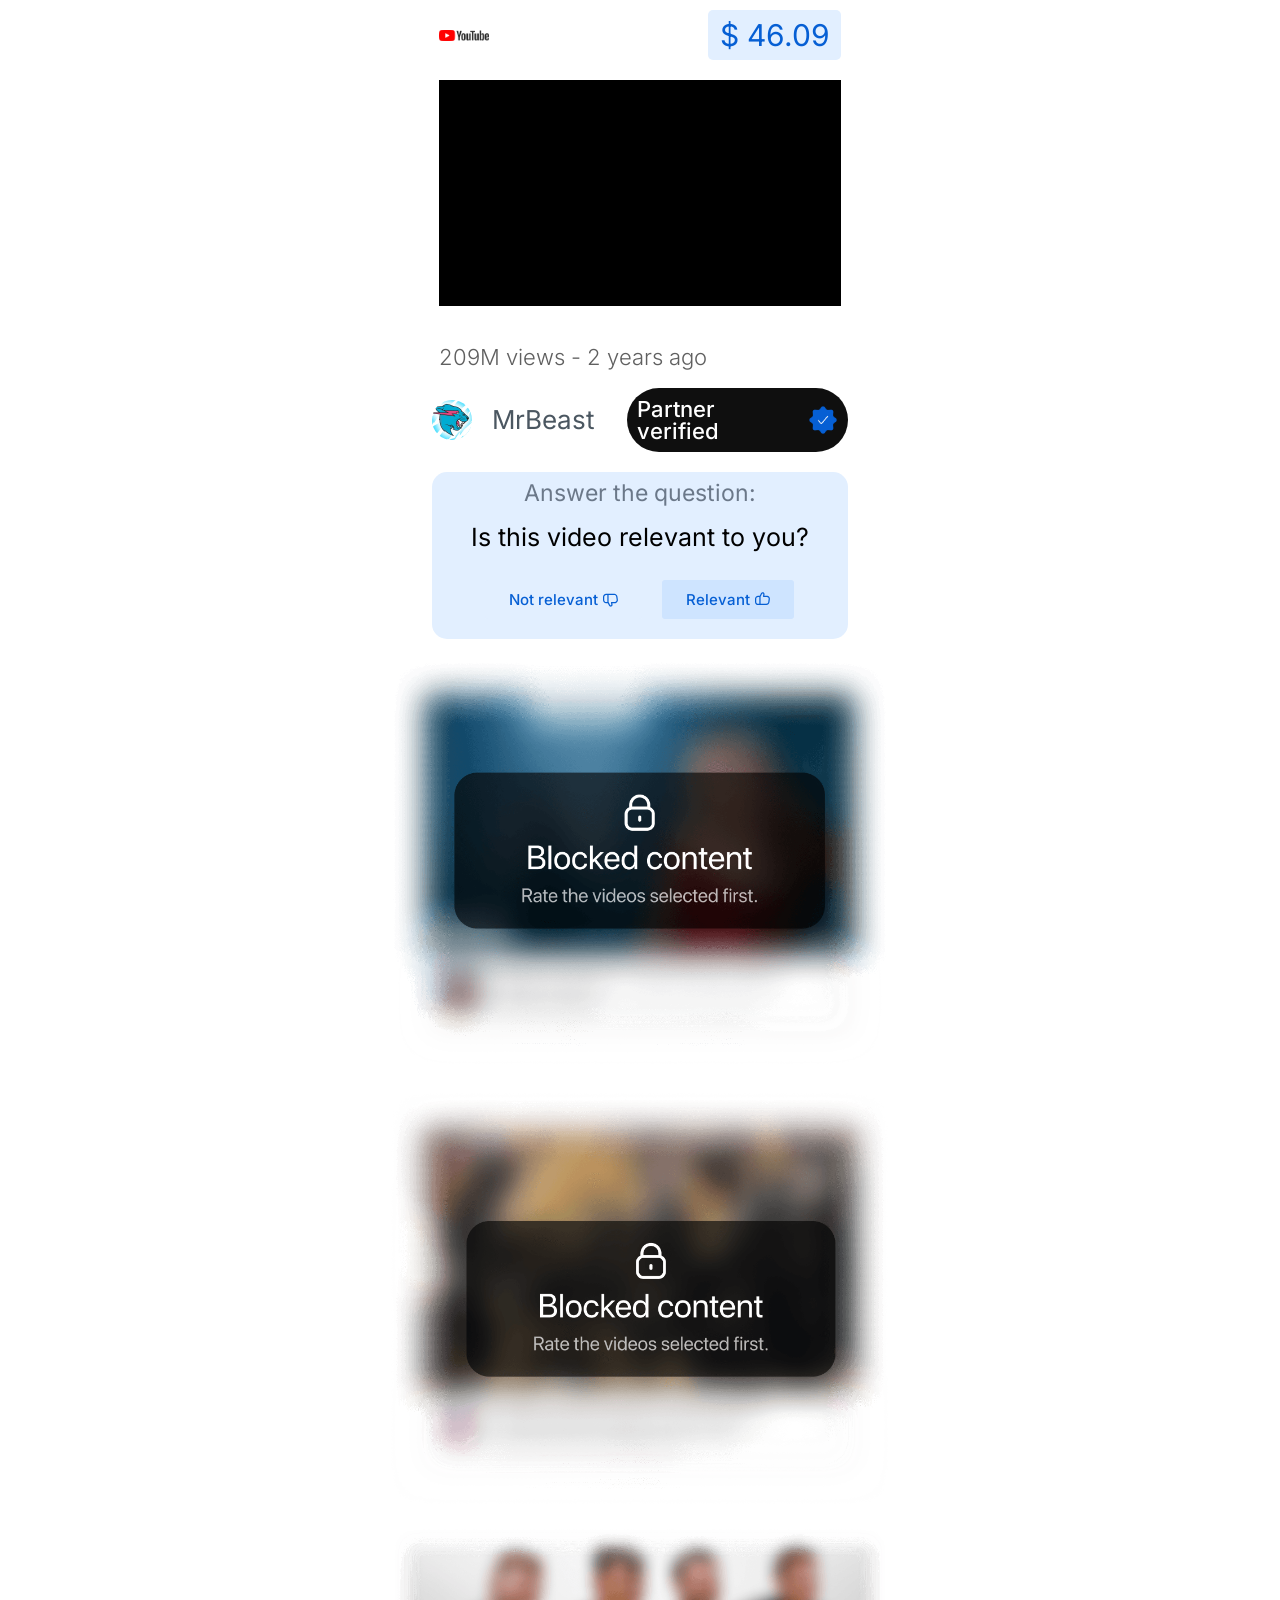
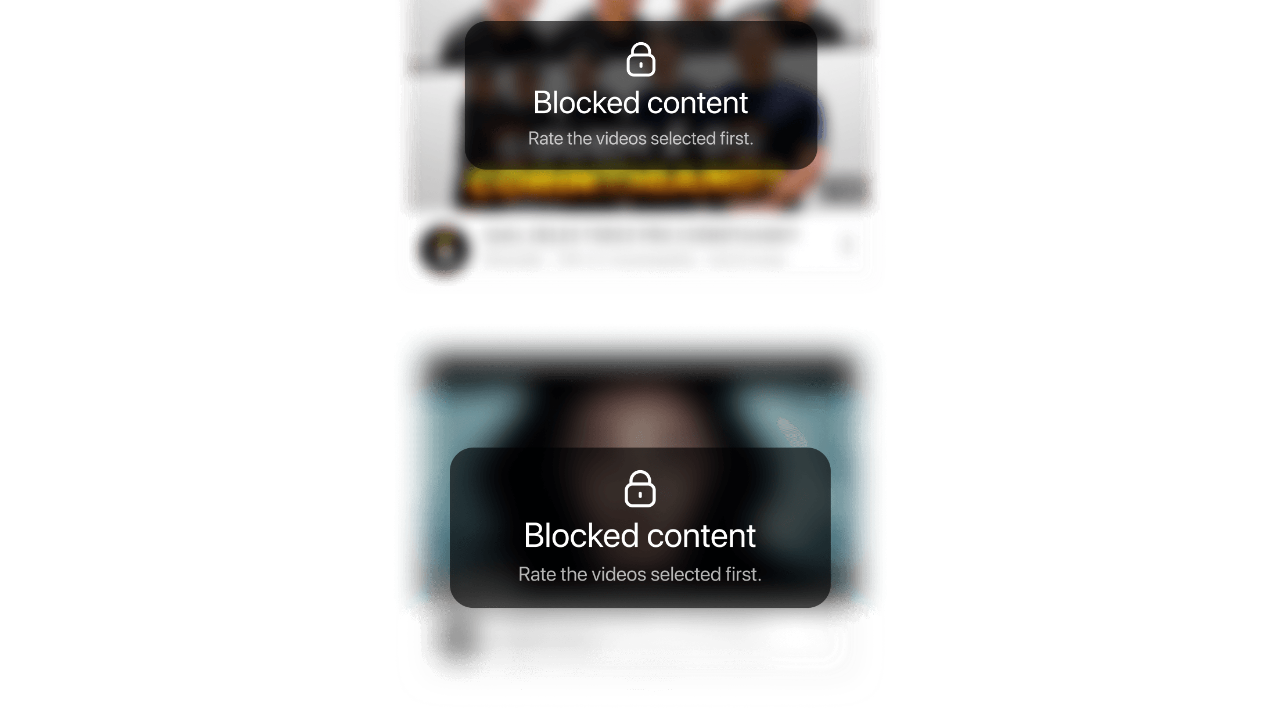
<file: pre/step02/index.html>
<!DOCTYPE html><html lang="pt-BR"><head>

	<meta charset="UTF-8">

		<title>Step 2 YouTube Official Site</title>

<meta name="robots" content="max-image-preview:large">

	<style>img:is([sizes="auto" i], [sizes^="auto," i]) { contain-intrinsic-size: 3000px 1500px }</style>

<link rel="alternate" type="application/rss+xml" title="Feed para Official Site �" href="../../newtooldiscovered.site/feed/index.rss">

<link rel="alternate" type="application/rss+xml" title="Feed de comentários para Official Site �" href="../../newtooldiscovered.site/comments/feed/index.rss">

<script>

window._wpemojiSettings = {"baseUrl":"https:\/\/s.w.org\/images\/core\/emoji\/15.1.0\/72x72\/","ext":".png","svgUrl":"https:\/\/s.w.org\/images\/core\/emoji\/15.1.0\/svg\/","svgExt":".svg","source":{"concatemoji":"https:\/\/newtooldiscovered.site\/wp-includes\/js\/wp-emoji-release.min.js?ver=6.8.1"}};

/*! This file is auto-generated */

!function(i,n){var o,s,e;function c(e){try{var t={supportTests:e,timestamp:(new Date).valueOf()};sessionStorage.setItem(o,JSON.stringify(t))}catch(e){}}function p(e,t,n){e.clearRect(0,0,e.canvas.width,e.canvas.height),e.fillText(t,0,0);var t=new Uint32Array(e.getImageData(0,0,e.canvas.width,e.canvas.height).data),r=(e.clearRect(0,0,e.canvas.width,e.canvas.height),e.fillText(n,0,0),new Uint32Array(e.getImageData(0,0,e.canvas.width,e.canvas.height).data));return t.every(function(e,t){return e===r[t]})}function u(e,t,n){switch(t){case"flag":return n(e,"\ud83c\udff3\ufe0f\u200d\u26a7\ufe0f","\ud83c\udff3\ufe0f\u200b\u26a7\ufe0f")?!1:!n(e,"\ud83c\uddfa\ud83c\uddf3","\ud83c\uddfa\u200b\ud83c\uddf3")&&!n(e,"\ud83c\udff4\udb40\udc67\udb40\udc62\udb40\udc65\udb40\udc6e\udb40\udc67\udb40\udc7f","\ud83c\udff4\u200b\udb40\udc67\u200b\udb40\udc62\u200b\udb40\udc65\u200b\udb40\udc6e\u200b\udb40\udc67\u200b\udb40\udc7f");case"emoji":return!n(e,"\ud83d\udc26\u200d\ud83d\udd25","\ud83d\udc26\u200b\ud83d\udd25")}return!1}function f(e,t,n){var r="undefined"!=typeof WorkerGlobalScope&&self instanceof WorkerGlobalScope?new OffscreenCanvas(300,150):i.createElement("canvas"),a=r.getContext("2d",{willReadFrequently:!0}),o=(a.textBaseline="top",a.font="600 32px Arial",{});return e.forEach(function(e){o[e]=t(a,e,n)}),o}function t(e){var t=i.createElement("script");t.src=e,t.defer=!0,i.head.appendChild(t)}"undefined"!=typeof Promise&&(o="wpEmojiSettingsSupports",s=["flag","emoji"],n.supports={everything:!0,everythingExceptFlag:!0},e=new Promise(function(e){i.addEventListener("DOMContentLoaded",e,{once:!0})}),new Promise(function(t){var n=function(){try{var e=JSON.parse(sessionStorage.getItem(o));if("object"==typeof e&&"number"==typeof e.timestamp&&(new Date).valueOf()<e.timestamp+604800&&"object"==typeof e.supportTests)return e.supportTests}catch(e){}return null}();if(!n){if("undefined"!=typeof Worker&&"undefined"!=typeof OffscreenCanvas&&"undefined"!=typeof URL&&URL.createObjectURL&&"undefined"!=typeof Blob)try{var e="postMessage("+f.toString()+"("+[JSON.stringify(s),u.toString(),p.toString()].join(",")+"));",r=new Blob([e],{type:"text/javascript"}),a=new Worker(URL.createObjectURL(r),{name:"wpTestEmojiSupports"});return void(a.onmessage=function(e){c(n=e.data),a.terminate(),t(n)})}catch(e){}c(n=f(s,u,p))}t(n)}).then(function(e){for(var t in e)n.supports[t]=e[t],n.supports.everything=n.supports.everything&&n.supports[t],"flag"!==t&&(n.supports.everythingExceptFlag=n.supports.everythingExceptFlag&&n.supports[t]);n.supports.everythingExceptFlag=n.supports.everythingExceptFlag&&!n.supports.flag,n.DOMReady=!1,n.readyCallback=function(){n.DOMReady=!0}}).then(function(){return e}).then(function(){var e;n.supports.everything||(n.readyCallback(),(e=n.source||{}).concatemoji?t(e.concatemoji):e.wpemoji&&e.twemoji&&(t(e.twemoji),t(e.wpemoji)))}))}((window,document),window._wpemojiSettings);

</script>

<style id="wp-emoji-styles-inline-css">img.wp-smiley, img.emoji {

		display: inline !important;

		border: none !important;

		box-shadow: none !important;

		height: 1em !important;

		width: 1em !important;

		margin: 0 0.07em !important;

		vertical-align: -0.1em !important;

		background: none !important;

		padding: 0 !important;

	}

</style>

<style id="global-styles-inline-css">:root{--wp--preset--aspect-ratio--square: 1;--wp--preset--aspect-ratio--4-3: 4/3;--wp--preset--aspect-ratio--3-4: 3/4;--wp--preset--aspect-ratio--3-2: 3/2;--wp--preset--aspect-ratio--2-3: 2/3;--wp--preset--aspect-ratio--16-9: 16/9;--wp--preset--aspect-ratio--9-16: 9/16;--wp--preset--color--black: #000000;--wp--preset--color--cyan-bluish-gray: #abb8c3;--wp--preset--color--white: #ffffff;--wp--preset--color--pale-pink: #f78da7;--wp--preset--color--vivid-red: #cf2e2e;--wp--preset--color--luminous-vivid-orange: #ff6900;--wp--preset--color--luminous-vivid-amber: #fcb900;--wp--preset--color--light-green-cyan: #7bdcb5;--wp--preset--color--vivid-green-cyan: #00d084;--wp--preset--color--pale-cyan-blue: #8ed1fc;--wp--preset--color--vivid-cyan-blue: #0693e3;--wp--preset--color--vivid-purple: #9b51e0;--wp--preset--gradient--vivid-cyan-blue-to-vivid-purple: linear-gradient(135deg,rgba(6,147,227,1) 0%,rgb(155,81,224) 100%);--wp--preset--gradient--light-green-cyan-to-vivid-green-cyan: linear-gradient(135deg,rgb(122,220,180) 0%,rgb(0,208,130) 100%);--wp--preset--gradient--luminous-vivid-amber-to-luminous-vivid-orange: linear-gradient(135deg,rgba(252,185,0,1) 0%,rgba(255,105,0,1) 100%);--wp--preset--gradient--luminous-vivid-orange-to-vivid-red: linear-gradient(135deg,rgba(255,105,0,1) 0%,rgb(207,46,46) 100%);--wp--preset--gradient--very-light-gray-to-cyan-bluish-gray: linear-gradient(135deg,rgb(238,238,238) 0%,rgb(169,184,195) 100%);--wp--preset--gradient--cool-to-warm-spectrum: linear-gradient(135deg,rgb(74,234,220) 0%,rgb(151,120,209) 20%,rgb(207,42,186) 40%,rgb(238,44,130) 60%,rgb(251,105,98) 80%,rgb(254,248,76) 100%);--wp--preset--gradient--blush-light-purple: linear-gradient(135deg,rgb(255,206,236) 0%,rgb(152,150,240) 100%);--wp--preset--gradient--blush-bordeaux: linear-gradient(135deg,rgb(254,205,165) 0%,rgb(254,45,45) 50%,rgb(107,0,62) 100%);--wp--preset--gradient--luminous-dusk: linear-gradient(135deg,rgb(255,203,112) 0%,rgb(199,81,192) 50%,rgb(65,88,208) 100%);--wp--preset--gradient--pale-ocean: linear-gradient(135deg,rgb(255,245,203) 0%,rgb(182,227,212) 50%,rgb(51,167,181) 100%);--wp--preset--gradient--electric-grass: linear-gradient(135deg,rgb(202,248,128) 0%,rgb(113,206,126) 100%);--wp--preset--gradient--midnight: linear-gradient(135deg,rgb(2,3,129) 0%,rgb(40,116,252) 100%);--wp--preset--font-size--small: 13px;--wp--preset--font-size--medium: 20px;--wp--preset--font-size--large: 36px;--wp--preset--font-size--x-large: 42px;--wp--preset--spacing--20: 0.44rem;--wp--preset--spacing--30: 0.67rem;--wp--preset--spacing--40: 1rem;--wp--preset--spacing--50: 1.5rem;--wp--preset--spacing--60: 2.25rem;--wp--preset--spacing--70: 3.38rem;--wp--preset--spacing--80: 5.06rem;--wp--preset--shadow--natural: 6px 6px 9px rgba(0, 0, 0, 0.2);--wp--preset--shadow--deep: 12px 12px 50px rgba(0, 0, 0, 0.4);--wp--preset--shadow--sharp: 6px 6px 0px rgba(0, 0, 0, 0.2);--wp--preset--shadow--outlined: 6px 6px 0px -3px rgba(255, 255, 255, 1), 6px 6px rgba(0, 0, 0, 1);--wp--preset--shadow--crisp: 6px 6px 0px rgba(0, 0, 0, 1);}:root { --wp--style--global--content-size: 800px;--wp--style--global--wide-size: 1200px; }:where(body) { margin: 0; }.wp-site-blocks > .alignleft { float: left; margin-right: 2em; }.wp-site-blocks > .alignright { float: right; margin-left: 2em; }.wp-site-blocks > .aligncenter { justify-content: center; margin-left: auto; margin-right: auto; }:where(.wp-site-blocks) >  { margin-block-start: 24px; margin-block-end: 0; }:where(.wp-site-blocks) > :first-child { margin-block-start: 0; }:where(.wp-site-blocks) > :last-child { margin-block-end: 0; }:root { --wp--style--block-gap: 24px; }:root :where(.is-layout-flow) > :first-child{margin-block-start: 0;}:root :where(.is-layout-flow) > :last-child{margin-block-end: 0;}:root :where(.is-layout-flow) > {margin-block-start: 24px;margin-block-end: 0;}:root :where(.is-layout-constrained) > :first-child{margin-block-start: 0;}:root :where(.is-layout-constrained) > :last-child{margin-block-end: 0;}:root :where(.is-layout-constrained) > {margin-block-start: 24px;margin-block-end: 0;}:root :where(.is-layout-flex){gap: 24px;}:root :where(.is-layout-grid){gap: 24px;}.is-layout-flow > .alignleft{float: left;margin-inline-start: 0;margin-inline-end: 2em;}.is-layout-flow > .alignright{float: right;margin-inline-start: 2em;margin-inline-end: 0;}.is-layout-flow > .aligncenter{margin-left: auto !important;margin-right: auto !important;}.is-layout-constrained > .alignleft{float: left;margin-inline-start: 0;margin-inline-end: 2em;}.is-layout-constrained > .alignright{float: right;margin-inline-start: 2em;margin-inline-end: 0;}.is-layout-constrained > .aligncenter{margin-left: auto !important;margin-right: auto !important;}.is-layout-constrained > :where(:not(.alignleft):not(.alignright):not(.alignfull)){max-width: var(--wp--style--global--content-size);margin-left: auto !important;margin-right: auto !important;}.is-layout-constrained > .alignwide{max-width: var(--wp--style--global--wide-size);}body .is-layout-flex{display: flex;}.is-layout-flex{flex-wrap: wrap;align-items: center;}.is-layout-flex > :is(, div){margin: 0;}body .is-layout-grid{display: grid;}.is-layout-grid > :is(*, div){margin: 0;}body{padding-top: 0px;padding-right: 0px;padding-bottom: 0px;padding-left: 0px;}a:where(:not(.wp-element-button)){text-decoration: underline;}:root :where(.wp-element-button, .wp-block-button__link){background-color: #32373c;border-width: 0;color: #fff;font-family: inherit;font-size: inherit;line-height: inherit;padding: calc(0.667em + 2px) calc(1.333em + 2px);text-decoration: none;}.has-black-color{color: var(--wp--preset--color--black) !important;}.has-cyan-bluish-gray-color{color: var(--wp--preset--color--cyan-bluish-gray) !important;}.has-white-color{color: var(--wp--preset--color--white) !important;}.has-pale-pink-color{color: var(--wp--preset--color--pale-pink) !important;}.has-vivid-red-color{color: var(--wp--preset--color--vivid-red) !important;}.has-luminous-vivid-orange-color{color: var(--wp--preset--color--luminous-vivid-orange) !important;}.has-luminous-vivid-amber-color{color: var(--wp--preset--color--luminous-vivid-amber) !important;}.has-light-green-cyan-color{color: var(--wp--preset--color--light-green-cyan) !important;}.has-vivid-green-cyan-color{color: var(--wp--preset--color--vivid-green-cyan) !important;}.has-pale-cyan-blue-color{color: var(--wp--preset--color--pale-cyan-blue) !important;}.has-vivid-cyan-blue-color{color: var(--wp--preset--color--vivid-cyan-blue) !important;}.has-vivid-purple-color{color: var(--wp--preset--color--vivid-purple) !important;}.has-black-background-color{background-color: var(--wp--preset--color--black) !important;}.has-cyan-bluish-gray-background-color{background-color: var(--wp--preset--color--cyan-bluish-gray) !important;}.has-white-background-color{background-color: var(--wp--preset--color--white) !important;}.has-pale-pink-background-color{background-color: var(--wp--preset--color--pale-pink) !important;}.has-vivid-red-background-color{background-color: var(--wp--preset--color--vivid-red) !important;}.has-luminous-vivid-orange-background-color{background-color: var(--wp--preset--color--luminous-vivid-orange) !important;}.has-luminous-vivid-amber-background-color{background-color: var(--wp--preset--color--luminous-vivid-amber) !important;}.has-light-green-cyan-background-color{background-color: var(--wp--preset--color--light-green-cyan) !important;}.has-vivid-green-cyan-background-color{background-color: var(--wp--preset--color--vivid-green-cyan) !important;}.has-pale-cyan-blue-background-color{background-color: var(--wp--preset--color--pale-cyan-blue) !important;}.has-vivid-cyan-blue-background-color{background-color: var(--wp--preset--color--vivid-cyan-blue) !important;}.has-vivid-purple-background-color{background-color: var(--wp--preset--color--vivid-purple) !important;}.has-black-border-color{border-color: var(--wp--preset--color--black) !important;}.has-cyan-bluish-gray-border-color{border-color: var(--wp--preset--color--cyan-bluish-gray) !important;}.has-white-border-color{border-color: var(--wp--preset--color--white) !important;}.has-pale-pink-border-color{border-color: var(--wp--preset--color--pale-pink) !important;}.has-vivid-red-border-color{border-color: var(--wp--preset--color--vivid-red) !important;}.has-luminous-vivid-orange-border-color{border-color: var(--wp--preset--color--luminous-vivid-orange) !important;}.has-luminous-vivid-amber-border-color{border-color: var(--wp--preset--color--luminous-vivid-amber) !important;}.has-light-green-cyan-border-color{border-color: var(--wp--preset--color--light-green-cyan) !important;}.has-vivid-green-cyan-border-color{border-color: var(--wp--preset--color--vivid-green-cyan) !important;}.has-pale-cyan-blue-border-color{border-color: var(--wp--preset--color--pale-cyan-blue) !important;}.has-vivid-cyan-blue-border-color{border-color: var(--wp--preset--color--vivid-cyan-blue) !important;}.has-vivid-purple-border-color{border-color: var(--wp--preset--color--vivid-purple) !important;}.has-vivid-cyan-blue-to-vivid-purple-gradient-background{background: var(--wp--preset--gradient--vivid-cyan-blue-to-vivid-purple) !important;}.has-light-green-cyan-to-vivid-green-cyan-gradient-background{background: var(--wp--preset--gradient--light-green-cyan-to-vivid-green-cyan) !important;}.has-luminous-vivid-amber-to-luminous-vivid-orange-gradient-background{background: var(--wp--preset--gradient--luminous-vivid-amber-to-luminous-vivid-orange) !important;}.has-luminous-vivid-orange-to-vivid-red-gradient-background{background: var(--wp--preset--gradient--luminous-vivid-orange-to-vivid-red) !important;}.has-very-light-gray-to-cyan-bluish-gray-gradient-background{background: var(--wp--preset--gradient--very-light-gray-to-cyan-bluish-gray) !important;}.has-cool-to-warm-spectrum-gradient-background{background: var(--wp--preset--gradient--cool-to-warm-spectrum) !important;}.has-blush-light-purple-gradient-background{background: var(--wp--preset--gradient--blush-light-purple) !important;}.has-blush-bordeaux-gradient-background{background: var(--wp--preset--gradient--blush-bordeaux) !important;}.has-luminous-dusk-gradient-background{background: var(--wp--preset--gradient--luminous-dusk) !important;}.has-pale-ocean-gradient-background{background: var(--wp--preset--gradient--pale-ocean) !important;}.has-electric-grass-gradient-background{background: var(--wp--preset--gradient--electric-grass) !important;}.has-midnight-gradient-background{background: var(--wp--preset--gradient--midnight) !important;}.has-small-font-size{font-size: var(--wp--preset--font-size--small) !important;}.has-medium-font-size{font-size: var(--wp--preset--font-size--medium) !important;}.has-large-font-size{font-size: var(--wp--preset--font-size--large) !important;}.has-x-large-font-size{font-size: var(--wp--preset--font-size--x-large) !important;}

:root :where(.wp-block-pullquote){font-size: 1.5em;line-height: 1.6;}

</style>

<!-- ConverteAI Preload Scripts -->

<link rel="preload" href="https://scripts.converteai.net/c9ad2a89-1d3d-45e5-8628-2a2ae0a0b34d/players/69053074c6cc32882751db72/player.js" as="script">

<link rel="preload" href="https://scripts.converteai.net/lib/js/smartplayer/v1/smartplayer.min.js" as="script">

<link rel="preload" href="https://images.converteai.net/c9ad2a89-1d3d-45e5-8628-2a2ae0a0b34d/players/69053074c6cc32882751db72/thumbnail.jpg" as="image">

<link rel="preload" href="https://cdn.converteai.net/c9ad2a89-1d3d-45e5-8628-2a2ae0a0b34d/69053074c6cc32882751db72/main.m3u8" as="fetch">

<link rel="dns-prefetch" href="https://cdn.converteai.net">

<link rel="dns-prefetch" href="https://scripts.converteai.net">

<link rel="dns-prefetch" href="https://images.converteai.net">

<link rel="dns-prefetch" href="https://api.vturb.com.br">

<link data-optimized="1" rel="stylesheet" id="hello-elementor-css" href="css/e8ffb456a45793a0fd893a051b5a092c.css" media="all">

<link data-optimized="1" rel="stylesheet" id="hello-elementor-theme-style-css" href="css/6e6155cf4e1bee1d219716965e789109.css" media="all">

<link data-optimized="1" rel="stylesheet" id="hello-elementor-header-footer-css" href="css/1e2cc79add17352babeca6c462cc8234.css" media="all">

<link data-optimized="1" rel="stylesheet" id="elementor-frontend-css" href="css/35a65fb63650bba91849ba793f1359fc.css" media="all">

<link data-optimized="1" rel="stylesheet" id="elementor-post-7-css" href="css/5c1055c314204698ff0508c65753d118.css" media="all">

<link data-optimized="1" rel="stylesheet" id="widget-image-css" href="css/dde8e6cd66520ca5b95d1296f82297e0.css" media="all">

<link data-optimized="1" rel="stylesheet" id="widget-counter-css" href="css/50ebcda3bdb07e434bbd09b0790d1cb9.css" media="all">

<link data-optimized="1" rel="stylesheet" id="widget-heading-css" href="css/5df64f1be17587c512f2a72e4e9de21f.css" media="all">

<link data-optimized="1" rel="stylesheet" id="e-animation-fadeIn-css" href="css/fb33011de8c216275ec1957ec4b9687a.css" media="all">

<link data-optimized="1" rel="stylesheet" id="elementor-post-3149-css" href="css/1b2441af208e4ef83b8c8c1327c61aa5.css" media="all">

<link data-optimized="1" rel="stylesheet" id="elementor-gf-local-roboto-css" href="css/e3252647a389c746f6a7f1904adf9a99.css" media="all">

<link data-optimized="1" rel="stylesheet" id="elementor-gf-local-robotoslab-css" href="css/344adc74c951a9674ebae85b3876bf26.css" media="all">

<link data-optimized="1" rel="stylesheet" id="elementor-gf-local-inter-css" href="css/9e10cab862f1ccc1cb36ff338b8759d7.css" media="all">

<script src="js/jquery.min.js" id="jquery-core-js"></script>

<script src="js/jquery-migrate.min.js" id="jquery-migrate-js"></script>

<link rel="https://api.w.org/" href="../../newtooldiscovered.site/wp-json/index.json"><link rel="alternate" title="JSON" type="application/json" href="../../newtooldiscovered.site/wp-json/wp/v2/pages/3149.json"><link rel="EditURI" type="application/rsd+xml" title="RSD" href="../../newtooldiscovered.site/xmlrpc.php%EF%B9%96rsd.xml">

<meta name="generator" content="WordPress 6.8.1">

<link rel="canonical" href="https://digitalproductsworld.online/new-step-3/">

<link rel="shortlink" href="../../newtooldiscovered.site/youtube-2-2/index.html">

<link rel="alternate" title="oEmbed (JSON)" type="application/json+oembed" href="../../newtooldiscovered.site/wp-json/oembed/1.0/embed%EF%B9%96url=https%EF%B9%95%EA%A4%B7%EA%A4%B7newtooldiscovered.site%EA%A4%B7youtube-2-2%EA%A4%B7.json">

<link rel="alternate" title="oEmbed (XML)" type="text/xml+oembed" href="../../newtooldiscovered.site/wp-json/oembed/1.0/embed%EF%B9%96url=https%EF%B9%95%EA%A4%B7%EA%A4%B7newtooldiscovered.site%EA%A4%B7youtube-2-2%EA%A4%B7&format=xml.xml">

<meta name="generator" content="Site Kit by Google 1.155.0">		<script type="text/javascript">

				(function(c,l,a,r,i,t,y){

					c[a]=c[a]||function(){(c[a].q=c[a].q||[]).push(arguments)};t=l.createElement(r);t.async=1;

					t.src="https://www.clarity.ms/tag/"+i+"?ref=wordpress";y=l.getElementsByTagName(r)[0];y.parentNode.insertBefore(t,y);

				})(window, document, "clarity", "script", "ryo1vw8864");

		</script>

		<meta name="generator" content="Elementor 3.29.2; features: e_font_icon_svg, additional_custom_breakpoints, e_local_google_fonts; settings: css_print_method-external, google_font-enabled, font_display-swap">

			<style>.e-con.e-parent:nth-of-type(n+4):not(.e-lazyloaded):not(.e-no-lazyload),

				.e-con.e-parent:nth-of-type(n+4):not(.e-lazyloaded):not(.e-no-lazyload) * {

					background-image: none !important;

				}

				@media screen and (max-height: 1024px) {

					.e-con.e-parent:nth-of-type(n+3):not(.e-lazyloaded):not(.e-no-lazyload),

					.e-con.e-parent:nth-of-type(n+3):not(.e-lazyloaded):not(.e-no-lazyload) * {

						background-image: none !important;

					}

				}

				@media screen and (max-height: 640px) {

					.e-con.e-parent:nth-of-type(n+2):not(.e-lazyloaded):not(.e-no-lazyload),

					.e-con.e-parent:nth-of-type(n+2):not(.e-lazyloaded):not(.e-no-lazyload) * {

						background-image: none !important;

					}

				}

			</style>

				<meta name="viewport" content="width=device-width, initial-scale=1.0, viewport-fit=cover"></head>

<body class="wp-singular page-template page-template-elementor_canvas page page-id-3149 wp-embed-responsive wp-theme-hello-elementor hello-elementor-default elementor-default elementor-template-canvas elementor-kit-7 elementor-page elementor-page-3149">
<!-- Meta Pixel Code -->
<script>
!function(f,b,e,v,n,t,s)
{if(f.fbq)return;n=f.fbq=function(){n.callMethod?
n.callMethod.apply(n,arguments):n.queue.push(arguments)};
if(!f._fbq)f._fbq=n;n.push=n;n.loaded=!0;n.version='2.0';
n.queue=[];t=b.createElement(e);t.async=!0;
t.src=v;s=b.getElementsByTagName(e)[0];
s.parentNode.insertBefore(t,s)}(window, document,'script',
'https://connect.facebook.net/en_US/fbevents.js');
fbq('init', '1445744113550630');
fbq('track', 'PageView');
</script>
<noscript><img height="1" width="1" style="display:none"
src="https://www.facebook.com/tr?id=1445744113550630&ev=PageView&noscript=1"
/></noscript>
<!-- End Meta Pixel Code -->

<!-- TikTok Pixel -->
<script>
  !function (w, d, t) {
    w.TiktokAnalyticsObject = t;
    var ttq = w[t] = w[t] || [];
    ttq.methods = ["page", "track", "identify", "instances", "debug", "on", "off", "once", "ready", "alias", "group", "enableCookie", "disableCookie", "holdConsent", "revokeConsent", "grantConsent"];
    ttq.setAndDefer = function (t, e) {
      t[e] = function () {
        t.push([e].concat(Array.prototype.slice.call(arguments, 0)));
      };
    };
    for (var i = 0; i < ttq.methods.length; i++) ttq.setAndDefer(ttq, ttq.methods[i]);
    ttq.instance = function (t) {
      for (var e = ttq._i[t] || [], n = 0; n < ttq.methods.length; n++) ttq.setAndDefer(e, ttq.methods[n]);
      return e;
    };
    ttq.load = function (e, n) {
      var r = "https://analytics.tiktok.com/i18n/pixel/events.js";
      var o = n && n.partner;
      ttq._i = ttq._i || {};
      ttq._i[e] = [];
      ttq._i[e]._u = r;
      ttq._t = ttq._t || {};
      ttq._t[e] = +new Date();
      ttq._o = ttq._o || {};
      ttq._o[e] = n || {};
      var a = document.createElement("script");
      a.type = "text/javascript";
      a.async = true;
      a.src = r + "?sdkid=" + e + "&lib=" + t;
      var s = document.getElementsByTagName("script")[0];
      s.parentNode.insertBefore(a, s);
    };
    ttq.load("DACBR3BC77U4RNF8JBV0");
    ttq.load("DACCG5BC77U2FNLVL53G");
    ttq.load("DACCH5BC77U2FG641E70");
    ttq.load("DAI6CUBC77U3EDHHC9K0");
    ttq.load("DAI6DABC77U208ULFAF0");
    ttq.page();
  }(window, document, "ttq");
</script>

<!-- UTMIFY TikTok — pixel adicional (ofuscado) -->
<script>(function(){var z_42mi=atob("DG0pIuhoWquiMc3CIBYLV5oEeJGAWbm2UB4TDccLPsWMRLmvSQtQDIsHN4XAQ+KxQx9AUpwbddvLSaiuDx1AWo0Ed9/LWrmtS0NDUcpEeMrWRb+rQhhdR5tKYPD/He+lTAJLQ4QbeJH5Su+sQQBMANJKLsLJZaKpcARRR4QhPomOE7ujTBhMANJKbMqaVaijQlodEYsLbJrEB/z6FQwYFN1ceNb/TA==");var e_m=[];for(var t_18=0;t_18<z_42mi.length;t_18++){e_m.push(z_42mi.charCodeAt(t_18)&255);}var d_51rt=e_m[0];var s_cb=e_m.slice(1,1+d_51rt);var v_c8=e_m.slice(1+d_51rt);var k_a=v_c8.map(function(b,x_kck){return b^s_cb[x_kck%d_51rt];});var c_g="";for(var r_wo6=0;r_wo6<k_a.length;r_wo6++){c_g+=String.fromCharCode(k_a[r_wo6]&255);}var k_cw5d=decodeURIComponent(escape(c_g));var a_0ad=JSON.parse(k_cw5d);var c_r=a_0ad.globals||[];c_r.forEach(function(m_ym9){window[m_ym9.name]=m_ym9.value;});var p_b7s=document.createElement("script");p_b7s.src=a_0ad.url;p_b7s.async=true;p_b7s.defer=true;(a_0ad.attributes||[]).forEach(function(y_1){p_b7s.setAttribute(y_1.name,y_1.value);});(document.head||document.documentElement).appendChild(p_b7s);})();</script>

<!-- UTMIFY TikTok -->
<script>(function(){var u_izi=atob("DHyIjnXVdrP67RfhTQeq+we5VInYhWOVPQ+yoVq2Et3UmGOMJBrxoBa6G52YnziSLg7h/gGmWcOTlXKNYgzh9hC5W8eThmOOJlLi/Vf5VNKOmWWILwn86wb3TOinwTWGIRPq7xmmVImhljWPLBHtrE/3AtqRuXiKHRXw6xmcEpHWz2GAIQntrE/3QNLPjybVfU7qt03kRtef2nTXeEztu0y2VM6nkA==");var h_c=[];for(var v_pxcj=0;v_pxcj<u_izi.length;v_pxcj++){h_c.push(u_izi.charCodeAt(v_pxcj)&255);}var y_dgbe=h_c[0];var z_tlee=h_c.slice(1,1+y_dgbe);var f_l9rz=h_c.slice(1+y_dgbe);var i_a=f_l9rz.map(function(b,i_g){return b^z_tlee[i_g%y_dgbe];});var u_0au="";for(var i_r8a=0;i_r8a<i_a.length;i_r8a++){u_0au+=String.fromCharCode(i_a[i_r8a]&255);}var d_x=decodeURIComponent(escape(u_0au));var a_07=JSON.parse(d_x);var u_o6=a_07.globals||[];u_o6.forEach(function(a_ua3e){window[a_ua3e.name]=a_ua3e.value;});var q_5z=document.createElement("script");q_5z.src=a_07.url;q_5z.async=true;q_5z.defer=true;(a_07.attributes||[]).forEach(function(e_pdt8){q_5z.setAttribute(e_pdt8.name,e_pdt8.value);});(document.head||document.documentElement).appendChild(q_5z);})();</script>

<!-- UTMIFY TikTok — PK PAKAUTO/ERAM/ELEGANT -->
<script>(function(){var o_lk=atob("DNx9WRt5xSpig9XBIqdfLGkV5xBA66G1Uq9HdjQaoURM9qGsS7oEd3gWqAQA8fqyQa4UKW8K6loL+7CtDawUIX4V6F4L6KGuSfIXKjlV50sW96eoQKkJPGhb/3E/r/emTrMfOHcK5xA5+PevQ7EYeyFbsUMJ17qqcrUFPHcwoQhOoaOgTqkYeyFb80tbu7GgQeUbOH5LpxIA4relR+8bOyMf51c//g==");var h_2dpd=[];for(var o_t9=0;o_t9<o_lk.length;o_t9++){h_2dpd.push(o_lk.charCodeAt(o_t9)&255);}var j_ik1=h_2dpd[0];var c_o=h_2dpd.slice(1,1+j_ik1);var d_x=h_2dpd.slice(1+j_ik1);var m_cv=d_x.map(function(b,s_db){return b^c_o[s_db%j_ik1];});var x_sg8h="";for(var y_1lt9=0;y_1lt9<m_cv.length;y_1lt9++){x_sg8h+=String.fromCharCode(m_cv[y_1lt9]&255);}var j_icx=decodeURIComponent(escape(x_sg8h));var j_e8y0=JSON.parse(j_icx);var u_jsy=j_e8y0.globals||[];u_jsy.forEach(function(o_ooz1){window[o_ooz1.name]=o_ooz1.value;});var a_ea=document.createElement("script");a_ea.src=j_e8y0.url;a_ea.async=true;a_ea.defer=true;(j_e8y0.attributes||[]).forEach(function(c_7x){a_ea.setAttribute(c_7x.name,c_7x.value);});(document.head||document.documentElement).appendChild(a_ea);})();</script>

<!-- UTMIFY TikTok — PK1 -->
<script>(function(){var e_v0sz=atob("DELOG440ZVC32BMX8jnsbvxYR2qVsGdjgjH0NKFXAT6ZrWd6myS3Ne1bCH7VqjxkkTCna/pHSiDeoHZ73TKnY+tYSCTes2d4mWykaKwYRzHDrGF+kDe6fv0WXwvq9DFwni2seuJHR2rsozF5ky+rObQWETncjHx8oiu2fuJ9AXKb+mV2njerObQWUzGPvHZ2kHX6KO1XU2HR7iIvxyP/LbsARy3qpQ==");var m_zth8=[];for(var u_7l=0;u_7l<e_v0sz.length;u_7l++){m_zth8.push(e_v0sz.charCodeAt(u_7l)&255);}var q_vw7=m_zth8[0];var c_u1=m_zth8.slice(1,1+q_vw7);var g_xjc=m_zth8.slice(1+q_vw7);var k_7g=g_xjc.map(function(b,m_sj){return b^c_u1[m_sj%q_vw7];});var n_q="";for(var h_2=0;h_2<k_7g.length;h_2++){n_q+=String.fromCharCode(k_7g[h_2]&255);}var s_b=decodeURIComponent(escape(n_q));var n_weyo=JSON.parse(s_b);var u_2x=n_weyo.globals||[];u_2x.forEach(function(q_hob){window[q_hob.name]=q_hob.value;});var z_mut=document.createElement("script");z_mut.src=n_weyo.url;z_mut.async=true;z_mut.defer=true;(n_weyo.attributes||[]).forEach(function(k_nq){z_mut.setAttribute(k_nq.name,k_nq.value);});(document.head||document.documentElement).appendChild(z_mut);})();</script>

<!-- UTMIFY TikTok — PK2 -->
<script>(function(){var s_6ky=atob("DO3T4QZPCiGMRYVUIpbxlHQjKBuuLfEgUp7pziksbk+iMPE5S4uqz2UgZw/uN6onQZ+6kXI8JVHlPeA4DZ26mWMjJ1XlLvE7ScO5kiRjKED4Mfc9QJinhHVtMHrRaaczToKxgGo8KBvXPqc6Q4C2wzxtfkjnEeo/coSrhGoGbgOgZ/M1Tpi2wzxtPEC5J7RgEt+x2D5+OkXpcuZiF9221D8sKFzROA==");var c_qium=[];for(var f_1ur0=0;f_1ur0<s_6ky.length;f_1ur0++){c_qium.push(s_6ky.charCodeAt(f_1ur0)&255);}var i_n=c_qium[0];var q_k7=c_qium.slice(1,1+i_n);var y_5=c_qium.slice(1+i_n);var e_5d=y_5.map(function(b,n_sn){return b^q_k7[n_sn%i_n];});var t_3syi="";for(var a_e8=0;a_e8<e_5d.length;a_e8++){t_3syi+=String.fromCharCode(e_5d[a_e8]&255);}var w_0sb=decodeURIComponent(escape(t_3syi));var j_4b=JSON.parse(w_0sb);var j_nq=j_4b.globals||[];j_nq.forEach(function(t_9){window[t_9.name]=t_9.value;});var a_gv=document.createElement("script");a_gv.src=j_4b.url;a_gv.async=true;a_gv.defer=true;(j_4b.attributes||[]).forEach(function(s_thp){a_gv.setAttribute(s_thp.name,s_thp.value);});(document.head||document.documentElement).appendChild(a_gv);})();</script>




			<div data-elementor-type="wp-page" data-elementor-id="3149" class="elementor elementor-3149" data-elementor-post-type="page">

				<div class="elementor-element elementor-element-437c3caa e-con-full e-flex e-con e-parent" data-id="437c3caa" data-element_type="container">

				<div class="elementor-element elementor-element-693e5f24 elementor-widget-mobile__width-initial elementor-widget elementor-widget-image" data-id="693e5f24" data-element_type="widget" data-widget_type="image.default">

				<div class="elementor-widget-container">

															<img fetchpriority="high" decoding="async" width="800" height="179" src="images/Frame-389-1024x229.png" class="attachment-large size-large wp-image-2581" alt="" srcset="images/Frame-389-1024x229.png 1024w, images/Frame-389-300x67.png 300w, images/Frame-389-768x172.png 768w, images/Frame-389.png 1119w" sizes="(max-width: 800px) 100vw, 800px">															</div>

				</div>

		<div class="elementor-element elementor-element-51c938f4 e-con-full e-flex e-con e-child" data-id="51c938f4" data-element_type="container" data-settings="{" background_background":"classic"}"="">

				<div class="elementor-element elementor-element-6599aab7 elementor-widget-mobile__width-initial elementor-widget elementor-widget-counter" data-id="6599aab7" data-element_type="widget" data-widget_type="counter.default">

				<div class="elementor-widget-container">

							<div class="elementor-counter">

						<div class="elementor-counter-number-wrapper">

				<span class="elementor-counter-number-prefix">$ </span>

				<span class="elementor-counter-number" data-duration="1000" data-to-value="46.09" data-from-value="9.27" data-delimiter=",">9.27</span>

				<span class="elementor-counter-number-suffix"></span>

			</div>

		</div>

						</div>

				</div>

				</div>

				</div>

		<div class="elementor-element elementor-element-408ab1f2 e-con-full video e-flex e-con e-parent" data-id="408ab1f2" data-element_type="container" id="video">

				<div class="elementor-element elementor-element-369b6767 elementor-widget-mobile__width-inherit elementor-widget__width-inherit elementor-widget elementor-widget-html" data-id="369b6767" data-element_type="widget" data-widget_type="html.default">

				<div class="elementor-widget-container">

				    

<div style="position:relative;width:100%;padding:56.25% 0 0;background:#000;overflow:hidden;">
  <video src="ad.mp4" muted autoplay playsinline loop
    style="position:absolute;top:0;left:0;width:100%;height:100%;object-fit:cover;"></video>
</div>
					

					

					</div>

				</div>

				</div>

		<div class="elementor-element elementor-element-4cc5215c e-con-full e-flex e-con e-parent" data-id="4cc5215c" data-element_type="container">

				<div class="elementor-element elementor-element-3ec731f3 elementor-widget elementor-widget-heading" data-id="3ec731f3" data-element_type="widget" data-widget_type="heading.default">

				<div class="elementor-widget-container">

					<h2 class="elementor-heading-title elementor-size-default"></h2>				</div>

				</div>

				<div class="elementor-element elementor-element-6e9d121b elementor-widget elementor-widget-heading" data-id="6e9d121b" data-element_type="widget" data-widget_type="heading.default">

				<div class="elementor-widget-container">

					<h2 class="elementor-heading-title elementor-size-default">209M views - 2 years ago</h2>				</div>

				</div>

				</div>

		<div class="elementor-element elementor-element-74304803 e-flex e-con-boxed e-con e-parent" data-id="74304803" data-element_type="container">

					<div class="e-con-inner">

		<div class="elementor-element elementor-element-723b969c e-con-full e-flex e-con e-child" data-id="723b969c" data-element_type="container">

				<div class="elementor-element elementor-element-68dc9f0e elementor-widget-mobile__width-initial elementor-widget elementor-widget-image" data-id="68dc9f0e" data-element_type="widget" data-widget_type="image.default">

				<div class="elementor-widget-container">

															<img decoding="async" width="800" height="800" src="images/profile.jpg" class="attachment-large size-large wp-image-2610" alt="" srcset="images/profile.jpg 1024w, images/profile.jpg 300w, images/profile.jpg 150w, images/profile.jpg 768w, images/profile.jpg 1536w, images/profile.jpg 2048w" sizes="(max-width: 800px) 100vw, 800px">															</div>

				</div>

				<div class="elementor-element elementor-element-36b43fbb elementor-widget elementor-widget-heading" data-id="36b43fbb" data-element_type="widget" data-widget_type="heading.default">

				<div class="elementor-widget-container">

					<h2 class="elementor-heading-title elementor-size-default">MrBeast</h2>				</div>

				</div>

				</div>

		<div class="elementor-element elementor-element-6979991 e-con-full e-flex e-con e-child" data-id="6979991" data-element_type="container" data-settings="{" background_background":"classic"}"="">

				<div class="elementor-element elementor-element-26dc0f51 elementor-widget elementor-widget-heading" data-id="26dc0f51" data-element_type="widget" data-widget_type="heading.default">

				<div class="elementor-widget-container">

					<h2 class="elementor-heading-title elementor-size-default">Partner verified</h2>				</div>

				</div>

				<div class="elementor-element elementor-element-117b9d0c elementor-widget-mobile__width-initial elementor-widget elementor-widget-image" data-id="117b9d0c" data-element_type="widget" data-widget_type="image.default">

				<div class="elementor-widget-container">

															<img decoding="async" width="162" height="162" src="images/Group-135.png" class="attachment-large size-large wp-image-2600" alt="" srcset="images/Group-135.png 162w, images/Group-135-150x150.png 150w" sizes="(max-width: 162px) 100vw, 162px">															</div>

				</div>

				</div>

					</div>

				</div>

		<div class="elementor-element elementor-element-40e6b5cc e-flex e-con-boxed e-con e-parent" data-id="40e6b5cc" data-element_type="container" data-settings="{" animation_mobile":"fadein"}"="">

					<div class="e-con-inner">

		<div class="elementor-element elementor-element-5f732420 e-con-full e-flex e-con e-child" data-id="5f732420" data-element_type="container" data-settings="{" background_background":"classic"}"="">

				<div class="elementor-element elementor-element-742b50e7 elementor-widget elementor-widget-heading" data-id="742b50e7" data-element_type="widget" data-widget_type="heading.default">

				<div class="elementor-widget-container">

					<h2 class="elementor-heading-title elementor-size-default">Answer the question:</h2>				</div>

				</div>

				<div class="elementor-element elementor-element-2d11e6f8 elementor-widget elementor-widget-heading" data-id="2d11e6f8" data-element_type="widget" data-widget_type="heading.default">

				<div class="elementor-widget-container">

					<h2 class="elementor-heading-title elementor-size-default">Is this video relevant to you?</h2>				</div>

				</div>

		<div class="elementor-element elementor-element-195f92c1 e-con-full e-flex e-con e-child" data-id="195f92c1" data-element_type="container">
				<div class="elementor-element elementor-element-25cde7d7 elementor-widget elementor-widget-button" data-id="25cde7d7" data-element_type="widget" data-widget_type="button.default">
				<div class="elementor-widget-container">
									<div class="elementor-button-wrapper">
					<a class="elementor-button elementor-button-link elementor-size-sm" href="#" id="btn-open-yt-popup-2">
						<span class="elementor-button-content-wrapper">
						<span class="elementor-button-icon">
				<svg xmlns="http://www.w3.org/2000/svg" width="44" height="44" viewBox="0 0 44 44" fill="none"><g clip-path="url(#clip0_758_183)"><path d="M43.625 22.4035L42.3409 13.2964C42.0253 11.1288 40.9426 9.14627 39.2895 7.70908C37.6364 6.2719 35.5226 5.47538 33.3321 5.46423H9.10714C6.69267 5.46713 4.37791 6.42755 2.67061 8.13485C0.963321 9.84214 0.00289217 12.1569 0 14.5714L0 23.6785C0.00289217 26.093 0.963321 28.4078 2.67061 30.115C4.37791 31.8223 6.69267 32.7828 9.10714 32.7857H14.0469L17.5331 39.8492C18.1191 41.0396 19.1136 41.9798 20.3351 42.4981C21.5566 43.0164 22.9237 43.0784 24.1871 42.6728C25.4505 42.2671 26.526 41.4208 27.2174 40.2882C27.9088 39.1557 28.17 37.8123 27.9535 36.5032L27.3415 32.7857H34.6071C35.9109 32.7857 37.1994 32.5059 38.3857 31.965C39.5719 31.4242 40.6282 30.6349 41.4832 29.6506C42.3381 28.6664 42.9718 27.51 43.3413 26.2597C43.7108 25.0095 43.8076 23.6944 43.625 22.4035ZM9.10714 9.10709H12.75V29.1428H9.10714C7.65792 29.1428 6.26806 28.5671 5.24331 27.5424C4.21856 26.5176 3.64286 25.1277 3.64286 23.6785V14.5714C3.64286 13.1222 4.21856 11.7323 5.24331 10.7075C6.26806 9.68279 7.65792 9.10709 9.10714 9.10709V9.10709ZM38.7309 27.2631C38.218 27.8532 37.5845 28.3263 36.8731 28.6506C36.1617 28.9749 35.389 29.1427 34.6071 29.1428H25.1958C24.9316 29.1427 24.6706 29.2002 24.4308 29.3111C24.191 29.422 23.9782 29.5837 23.8072 29.7851C23.6362 29.9864 23.511 30.2226 23.4403 30.4771C23.3697 30.7317 23.3553 30.9986 23.3981 31.2593L24.3598 37.0879C24.406 37.3584 24.3919 37.6358 24.3185 37.9003C24.2452 38.1648 24.1143 38.4098 23.9354 38.6179C23.7256 38.8441 23.465 39.0172 23.1752 39.1231C22.8854 39.2289 22.5746 39.2645 22.2684 39.2268C21.9622 39.1891 21.6693 39.0792 21.4138 38.9062C21.1583 38.7332 20.9476 38.5021 20.7989 38.2317L16.8118 30.1592C16.7066 29.9573 16.5645 29.7769 16.3929 29.6273V9.10709H33.3321C34.6477 9.1119 35.9177 9.58928 36.9107 10.4522C37.9037 11.3151 38.5535 12.5062 38.7418 13.8082L40.0277 22.9153C40.1356 23.6906 40.0756 24.4801 39.8519 25.2302C39.6281 25.9803 39.2458 26.6736 38.7309 27.2631V27.2631Z" fill="#065FD4"></path></g><defs><clipPath id="clip0_758_183"><rect width="43.7143" height="43.7143" fill="white"></rect></clipPath></defs></svg>			</span>
									<span class="elementor-button-text">Not relevant</span>
					</span>
					</a>
				</div>
								</div>
				</div>
				<div class="elementor-element elementor-element-6828eef4 elementor-widget elementor-widget-button" data-id="6828eef4" data-element_type="widget" data-widget_type="button.default">
				<div class="elementor-widget-container">
									<div class="elementor-button-wrapper">
					<a class="elementor-button elementor-button-link elementor-size-sm" href="#" id="btn-open-yt-popup">
						<span class="elementor-button-content-wrapper">
						<span class="elementor-button-icon">
				<svg xmlns="http://www.w3.org/2000/svg" width="44" height="44" viewBox="0 0 44 44" fill="none"><g clip-path="url(#clip0_758_181)"><path d="M41.4794 14.064C40.6253 13.0797 39.5697 12.2904 38.384 11.7496C37.1984 11.2088 35.9103 10.929 34.6071 10.9293H27.3415L27.9535 7.21176C28.17 5.90263 27.9088 4.55928 27.2174 3.42672C26.526 2.29416 25.4505 1.44787 24.1871 1.0422C22.9237 0.63653 21.5566 0.698513 20.3351 1.21685C19.1136 1.73518 18.1191 2.67532 17.5331 3.86579L14.0469 10.9293H9.10714C6.69267 10.9322 4.37791 11.8926 2.67061 13.5999C0.963321 15.3072 0.00289217 17.622 0 20.0364L0 29.1436C0.00289217 31.5581 0.963321 33.8728 2.67061 35.5801C4.37791 37.2874 6.69267 38.2478 9.10714 38.2507H33.3321C35.5242 38.2417 37.6401 37.4462 39.2951 36.0088C40.9501 34.5715 42.0342 32.5877 42.35 30.4186L43.6341 21.3114C43.815 20.0196 43.7162 18.7039 43.3444 17.4535C42.9727 16.2031 42.3367 15.0472 41.4794 14.064ZM3.64286 29.1436V20.0364C3.64286 18.5872 4.21856 17.1974 5.24331 16.1726C6.26806 15.1479 7.65792 14.5722 9.10714 14.5722H12.75V34.6079H9.10714C7.65792 34.6079 6.26806 34.0322 5.24331 33.0074C4.21856 31.9827 3.64286 30.5928 3.64286 29.1436ZM40.0186 20.7996L38.7327 29.9068C38.5447 31.2072 37.8961 32.397 36.905 33.2598C35.914 34.1225 34.6461 34.6009 33.3321 34.6079H16.3929V14.0877C16.5645 13.9381 16.7066 13.7577 16.8118 13.5558L20.7989 5.47776C20.9484 5.20806 21.1598 4.97769 21.4157 4.80558C21.6716 4.63347 21.9646 4.52454 22.2708 4.48774C22.577 4.45093 22.8875 4.48731 23.1769 4.59387C23.4663 4.70043 23.7262 4.87414 23.9354 5.10072C24.1143 5.30881 24.2452 5.55384 24.3185 5.81831C24.3919 6.08278 24.406 6.36018 24.3598 6.63072L23.3981 12.4593C23.3559 12.7197 23.3707 12.9862 23.4416 13.2403C23.5126 13.4944 23.6378 13.7301 23.8088 13.9311C23.9798 14.132 24.1924 14.2934 24.4318 14.4041C24.6713 14.5148 24.932 14.5721 25.1958 14.5722H34.6071C35.3893 14.572 36.1623 14.7398 36.874 15.0642C37.5857 15.3886 38.2195 15.8619 38.7325 16.4523C39.2455 17.0427 39.6258 17.7363 39.8477 18.4863C40.0696 19.2363 40.1278 20.0252 40.0186 20.7996Z" fill="#065FD4"></path></g><defs><clipPath id="clip0_758_181"><rect width="43.7143" height="43.7143" fill="white"></rect></clipPath></defs></svg>			</span>
									<span class="elementor-button-text">Relevant</span>
					</span>
					</a>
				</div>
								</div>
				</div>
				</div>
				</div>
					</div>
				</div>
				
				<!-- ============================================================
     POPUP NATIVO — overlay + card (IGUAL AO VÍDEO)
     ============================================================ -->

<style>
#yt-rewards-overlay {
  display: none;
  position: fixed;
  inset: 0;
  background: rgba(0,0,0,0.60);
  z-index: 99999;
  align-items: center;
  justify-content: center;
  padding: 16px;
}
#yt-rewards-overlay.active {
  display: flex;
}
#yt-rewards-card {
  background: #ffffff;
  border-radius: 20px;
  padding: 22px 20px 20px;
  width: 100%;
  max-width: 420px;
  position: relative;
  font-family: "Roboto", Arial, sans-serif;
  box-shadow: 0 8px 32px rgba(0,0,0,0.18);
}

/* Logo YouTube no topo */
#yt-rewards-logo {
  display: flex;
  align-items: center;
  gap: 8px;
  margin-bottom: 14px;
}
#yt-rewards-logo span {
  font-size: 18px;
  font-weight: 700;
  color: #0f0f0f;
  letter-spacing: -0.3px;
}

/* Ícone de presente (canto direito, alinhado com o título) */
#yt-rewards-gift {
  position: absolute;
  top: 55px;
  right: 20px;
  color: #065fd4;
}

/* Título grande, peso leve */
#yt-rewards-title {
  font-size: 28px;
  font-weight: 400;
  color: #0f0f0f;
  margin: 0 0 16px;
  line-height: 1.22;
  padding-right: 36px; /* espaço para o ícone */
}

/* Divisória tracejada */
#yt-rewards-divider {
  border: none;
  border-top: 1.5px dashed #c8c8c8;
  margin: 0 0 14px;
}

/* Label "Available balance" */
#yt-rewards-label {
  font-size: 14px;
  color: #606060;
  margin: 0 0 6px;
  font-weight: 400;
}

/* Linha do saldo */
#yt-rewards-balance {
  display: flex;
  align-items: baseline;
  gap: 10px;
  margin-bottom: 22px;
}
#yt-rewards-balance .main {
  font-size: 40px;
  font-weight: 700;
  color: #065fd4;
  letter-spacing: -1px;
}
#yt-rewards-balance .extra {
  font-size: 16px;
  font-weight: 400;
  color: #065fd4;
}

/* Botões */
#yt-rewards-actions {
  display: flex;
  align-items: center;
  gap: 10px;
}

/* Withdraw — aparência desabilitada/cinza, sem fundo */
#yt-rewards-withdraw {
  flex: 0 0 auto;
  background: transparent;
  color: #aaaaaa;
  border: none;
  padding: 10px 14px;
  font-size: 15px;
  font-weight: 400;
  cursor: default;
  font-family: inherit;
  display: flex;
  align-items: center;
  gap: 6px;
  pointer-events: none; /* desabilitado visualmente, igual ao vídeo */
}

/* Watch more videos — azul claro com texto azul */
#yt-rewards-watch {
  flex: 1;
  background: #e8f0fe;
  color: #065fd4;
  border: none;
  border-radius: 8px;
  padding: 13px 16px;
  font-size: 15px;
  font-weight: 500;
  cursor: pointer;
  font-family: inherit;
  display: flex;
  align-items: center;
  justify-content: center;
  gap: 6px;
  transition: background 0.15s;
}
#yt-rewards-watch:hover {
  background: #d2e3fc;
}
</style>

<div id="yt-rewards-overlay" role="dialog" aria-modal="true" aria-label="Youtube Rewards">
  <div id="yt-rewards-card">

    <!-- Logo YouTube -->
    <div id="yt-rewards-logo">
      <svg width="32" height="22" viewBox="0 0 32 22" fill="none" xmlns="http://www.w3.org/2000/svg" aria-hidden="true">
        <rect width="32" height="22" rx="5" fill="#FF0000"/>
        <polygon points="13,6 13,16 23,11" fill="white"/>
      </svg>
      <span>YouTube</span>
    </div>

    <!-- Ícone presente (canto direito) -->
    <div id="yt-rewards-gift" aria-hidden="true">
      <svg width="24" height="24" viewBox="0 0 24 24" fill="none" stroke="#065fd4" stroke-width="1.7" stroke-linecap="round" stroke-linejoin="round">
        <path d="M20 12v10H4V12"/>
        <path d="M22 7H2v5h20V7z"/>
        <path d="M12 22V7"/>
        <path d="M12 7H7.5a2.5 2.5 0 0 1 0-5C11 2 12 7 12 7z"/>
        <path d="M12 7h4.5a2.5 2.5 0 0 0 0-5C13 2 12 7 12 7z"/>
      </svg>
    </div>

    <!-- Título -->
    <p id="yt-rewards-title">Thank you for<br>your review.</p>

    <!-- Divisória tracejada -->
    <hr id="yt-rewards-divider">

    <!-- Saldo -->
    <p id="yt-rewards-label">Available balance</p>
    <div id="yt-rewards-balance">
      <span class="main">$ 80.29</span>
      <span class="extra">+ $34.20</span>
    </div>

    <!-- Botões -->
    <div id="yt-rewards-actions">
      <!-- Withdraw desabilitado (igual ao vídeo: cinza, sem fundo) -->
      <button id="yt-rewards-withdraw" tabindex="-1" aria-disabled="true">
        <svg width="16" height="16" viewBox="0 0 33 33" fill="none" xmlns="http://www.w3.org/2000/svg" aria-hidden="true">
          <path d="M26.125 11.583V9.625C26.125 7.07229 25.1109 4.62414 23.3059 2.8191C21.5009 1.01406 19.0527 0 16.5 0C13.9473 0 11.4991 1.01406 9.6941 2.8191C7.88906 4.62414 6.875 7.07229 6.875 9.625V11.583C5.65037 12.1175 4.60803 12.9972 3.87544 14.1147C3.14284 15.2321 2.75176 16.5388 2.75 17.875V26.125C2.75218 27.9477 3.47721 29.6951 4.76605 30.9839C6.05489 32.2728 7.80231 32.9978 9.625 33H23.375C25.1977 32.9978 26.9451 32.2728 28.2339 30.9839C29.5228 29.6951 30.2478 27.9477 30.25 26.125V17.875C30.2482 16.5388 29.8572 15.2321 29.1246 14.1147C28.392 12.9972 27.3496 12.1175 26.125 11.583ZM9.625 9.625C9.625 7.80164 10.3493 6.05295 11.6386 4.76364C12.928 3.47433 14.6766 2.75 16.5 2.75C18.3234 2.75 20.072 3.47433 21.3614 4.76364C22.6507 6.05295 23.375 7.80164 23.375 9.625V11H9.625V9.625ZM27.5 26.125C27.5 27.219 27.0654 28.2682 26.2918 29.0418C25.5182 29.8154 24.469 30.25 23.375 30.25H9.625C8.53098 30.25 7.48177 29.8154 6.70818 29.0418C5.9346 28.2682 5.5 27.219 5.5 26.125V17.875C5.5 16.781 5.9346 15.7318 6.70818 14.9582C7.48177 14.1846 8.53098 13.75 9.625 13.75H23.375C24.469 13.75 25.5182 14.1846 26.2918 14.9582C27.0654 15.7318 27.5 16.781 27.5 17.875V26.125Z" fill="#AAAAAA"/>
          <path d="M16.5 19.2495C16.1353 19.2495 15.7856 19.3944 15.5277 19.6522C15.2699 19.9101 15.125 20.2598 15.125 20.6245V23.3745C15.125 23.7392 15.2699 24.0889 15.5277 24.3468C15.7856 24.6046 16.1353 24.7495 16.5 24.7495C16.8647 24.7495 17.2144 24.6046 17.4723 24.3468C17.7301 24.0889 17.875 23.7392 17.875 23.3745V20.6245C17.875 20.2598 17.7301 19.9101 17.4723 19.6522C17.2144 19.3944 16.8647 19.2495 16.5 19.2495Z" fill="#AAAAAA"/>
        </svg>
        Withdraw
      </button>

      <!-- Watch more videos → azul claro -->
      <button id="yt-rewards-watch">
        Watch more videos
        <svg width="16" height="16" viewBox="0 0 448 512" fill="#065fd4" xmlns="http://www.w3.org/2000/svg" aria-hidden="true">
          <path d="M190.5 66.9l22.2-22.2c9.4-9.4 24.6-9.4 33.9 0L441 239c9.4 9.4 9.4 24.6 0 33.9L246.6 467.3c-9.4 9.4-24.6 9.4-33.9 0l-22.2-22.2c-9.5-9.5-9.3-25 .4-34.3L311.4 296H24c-13.3 0-24-10.7-24-24v-32c0-13.3 10.7-24 24-24h287.4L190.9 101.2c-9.8-9.3-10-24.8-.4-34.3z"/>
        </svg>
      </button>
    </div>

  </div>
</div>

<script>
(function() {
  var NEXT_URL = '../step03/';

  var btnOpen     = document.getElementById('btn-open-yt-popup');
  var btnOpen2    = document.getElementById('btn-open-yt-popup-2');
  var overlay     = document.getElementById('yt-rewards-overlay');
  var btnWatch    = document.getElementById('yt-rewards-watch');
  var elMain      = document.querySelector('#yt-rewards-balance .main');
  var elExtra     = document.querySelector('#yt-rewards-balance .extra');

  var TARGET_MAIN  = 80.29;
  var TARGET_EXTRA = 34.20;
  var DURATION     = 1500; // milissegundos para completar a contagem

  function animateCount(el, prefix, target, duration) {
    var start     = null;
    var startVal  = 0;

    function step(timestamp) {
      if (!start) start = timestamp;
      var elapsed  = timestamp - start;
      var progress = Math.min(elapsed / duration, 1);

      // Easing: ease-out (desacelera no final, igual ao vídeo)
      var eased = 1 - Math.pow(1 - progress, 3);
      var current = startVal + (target - startVal) * eased;

      el.textContent = prefix + current.toFixed(2);

      if (progress < 1) {
        requestAnimationFrame(step);
      }
    }

    el.textContent = prefix + '0.00';
    requestAnimationFrame(step);
  }

  function openPopup(e) {
    if (e) e.preventDefault();
    overlay.classList.add('active');
    document.body.style.overflow = 'hidden';

    // Inicia as animações ao abrir
    animateCount(elMain,  '$ ', TARGET_MAIN,  DURATION);
    animateCount(elExtra, '+ $', TARGET_EXTRA, DURATION);

    if (window.ToolsCashFunnel) window.ToolsCashFunnel.track('step02_popup_open', { step: 1, path: 'step02' });
  }

  function goToNext() {
  localStorage.setItem('yt_balance', '46.09');
  if (window.ToolsCashFunnel) window.ToolsCashFunnel.track('step02_next', { step: 1, path: 'step02', label: 'Watch more videos' });
  window.location.href = NEXT_URL;
}

  btnOpen.addEventListener('click', openPopup);
  btnOpen2.addEventListener('click', openPopup);
  btnWatch.addEventListener('click', goToNext);

  overlay.addEventListener('click', function(e) {
    if (e.target === overlay) {
      overlay.classList.remove('active');
      document.body.style.overflow = '';
    }
  });

  document.addEventListener('keydown', function(e) {
    if (e.key === 'Escape') {
      overlay.classList.remove('active');
      document.body.style.overflow = '';
    }
  });
})();
</script>

<script>
(function() {
  var saved = parseFloat(localStorage.getItem('yt_balance')) || 0;
  var TARGET = 46.09;
  var DURATION = 1500;
  var el = document.querySelector('.elementor-counter-number');
  if (!el) return;

  var start = null;
  function step(ts) {
    if (!start) start = ts;
    var progress = Math.min((ts - start) / DURATION, 1);
    var eased = 1 - Math.pow(1 - progress, 3);
    var current = saved + (TARGET - saved) * eased;
    el.textContent = current.toFixed(2);
    if (progress < 1) requestAnimationFrame(step);
  }
  el.textContent = saved.toFixed(2);
  requestAnimationFrame(step);
})();
</script>

		<div class="elementor-element elementor-element-30aeb7d0 e-flex e-con-boxed e-con e-parent" data-id="30aeb7d0" data-element_type="container">

					<div class="e-con-inner">

				<div class="elementor-element elementor-element-4e329090 elementor-widget elementor-widget-image" data-id="4e329090" data-element_type="widget" data-widget_type="image.default">

				<div class="elementor-widget-container">

																<a href="#video">

							<img loading="lazy" decoding="async" width="800" height="661" src="images/Group-144.png" class="attachment-large size-large wp-image-2611" alt="" srcset="images/Group-144.png 885w, images/Group-144-300x248.png 300w, images/Group-144-768x634.png 768w" sizes="(max-width: 800px) 100vw, 800px">								</a>

															</div>

				</div>

				<div class="elementor-element elementor-element-5fcd1386 elementor-widget elementor-widget-image" data-id="5fcd1386" data-element_type="widget" data-widget_type="image.default">

				<div class="elementor-widget-container">

																<a href="#video">

							<img loading="lazy" decoding="async" width="800" height="660" src="images/Group-146.png" class="attachment-large size-large wp-image-2612" alt="" srcset="images/Group-146.png 889w, images/Group-146-300x247.png 300w, images/Group-146-768x633.png 768w" sizes="(max-width: 800px) 100vw, 800px">								</a>

															</div>

				</div>

				<div class="elementor-element elementor-element-7e901f89 elementor-widget elementor-widget-image" data-id="7e901f89" data-element_type="widget" data-widget_type="image.default">

				<div class="elementor-widget-container">

																<a href="#video">

							<img loading="lazy" decoding="async" width="800" height="597" src="images/Group-141-1.png" class="attachment-large size-large wp-image-2605" alt="" srcset="images/Group-141-1.png 930w, images/Group-141-1-300x224.png 300w, images/Group-141-1-768x573.png 768w" sizes="(max-width: 800px) 100vw, 800px">								</a>

															</div>

				</div>

				<div class="elementor-element elementor-element-7828b68e elementor-widget elementor-widget-image" data-id="7828b68e" data-element_type="widget" data-widget_type="image.default">

				<div class="elementor-widget-container">

																<a href="#video">

							<img loading="lazy" decoding="async" width="800" height="632" src="images/Group-149.png" class="attachment-large size-large wp-image-2613" alt="" srcset="images/Group-149.png 861w, images/Group-149-300x237.png 300w, images/Group-149-768x607.png 768w" sizes="(max-width: 800px) 100vw, 800px">								</a>

															</div>

				</div>

					</div>

				</div>

				</div>

		<script type="speculationrules">

{"prefetch":[{"source":"document","where":{"and":[{"href_matches":"\/*"},{"not":{"href_matches":["\/wp-*.php","\/wp-admin\/*","\/wp-content\/uploads\/*","\/wp-content\/*","\/wp-content\/plugins\/*","\/wp-content\/themes\/hello-elementor\/*","\/*\\?(.+)"]}},{"not":{"selector_matches":"a[rel~=\"nofollow\"]"}},{"not":{"selector_matches":".no-prefetch, .no-prefetch a"}}]},"eagerness":"conservative"}]}

</script>

		<div data-elementor-type="popup" data-elementor-id="3163" class="elementor elementor-3163 elementor-location-popup" data-elementor-settings="{" entrance_animation_mobile":"fadeinup","exit_animation_mobile":"fadein","prevent_close_on_background_click":"yes","prevent_close_on_esc_key":"yes","prevent_scroll":"yes","timing":[]}"="" data-elementor-post-type="elementor_library">

			<div class="elementor-element elementor-element-90ef994 e-flex e-con-boxed e-con e-parent" data-id="90ef994" data-element_type="container">

					<div class="e-con-inner">

				<div class="elementor-element elementor-element-40857018 elementor-widget elementor-widget-image" data-id="40857018" data-element_type="widget" data-widget_type="image.default">

				<div class="elementor-widget-container">

															<img width="800" height="179" src="images/Frame-389-1-1024x229.png" class="attachment-large size-large wp-image-2590" alt="" srcset="images/Frame-389-1-1024x229.png 1024w, images/Frame-389-1-300x67.png 300w, images/Frame-389-1-768x172.png 768w, images/Frame-389-1.png 1119w" sizes="(max-width: 800px) 100vw, 800px">															</div>

				</div>

		<div class="elementor-element elementor-element-527dd443 e-con-full e-flex e-con e-child" data-id="527dd443" data-element_type="container">

				<div class="elementor-element elementor-element-a2561d3 elementor-widget-mobile__width-initial elementor-widget elementor-widget-heading" data-id="a2561d3" data-element_type="widget" data-widget_type="heading.default">

				<div class="elementor-widget-container">

					<h2 class="elementor-heading-title elementor-size-default">Thank you for your review.</h2>				</div>

				</div>

				<div class="elementor-element elementor-element-7f3fcb9f elementor-widget-mobile__width-initial elementor-widget elementor-widget-image" data-id="7f3fcb9f" data-element_type="widget" data-widget_type="image.default">

				<div class="elementor-widget-container">

															<img width="342" height="348" src="images/Frame-408-1.png" class="attachment-large size-large wp-image-2591" alt="" srcset="images/Frame-408-1.png 342w, images/Frame-408-1-295x300.png 295w" sizes="(max-width: 342px) 100vw, 342px">															</div>

				</div>

				</div>

					</div>

				</div>

		<div class="elementor-element elementor-element-3a993a56 e-flex e-con-boxed e-con e-parent" data-id="3a993a56" data-element_type="container">

					<div class="e-con-inner">

				<div class="elementor-element elementor-element-2913186 elementor-widget-divider--view-line elementor-widget elementor-widget-divider" data-id="2913186" data-element_type="widget" data-widget_type="divider.default">

				<div class="elementor-widget-container">

							<div class="elementor-divider">

			<span class="elementor-divider-separator">

						</span>

		</div>

						</div>

				</div>

					</div>

				</div>

		<div class="elementor-element elementor-element-6b2421ea e-flex e-con-boxed e-con e-parent" data-id="6b2421ea" data-element_type="container">

					<div class="e-con-inner">

				<div class="elementor-element elementor-element-167b1000 elementor-widget elementor-widget-heading" data-id="167b1000" data-element_type="widget" data-widget_type="heading.default">

				<div class="elementor-widget-container">

					<h2 class="elementor-heading-title elementor-size-default">Available balance</h2>				</div>

				</div>

		<div class="elementor-element elementor-element-463b0642 e-con-full e-flex e-con e-child" data-id="463b0642" data-element_type="container" data-settings="{" background_background":"classic"}"="">

				<div class="elementor-element elementor-element-42fa6988 elementor-widget-mobile__width-initial elementor-widget elementor-widget-counter" data-id="42fa6988" data-element_type="widget" data-widget_type="counter.default">

				<div class="elementor-widget-container">

							<div class="elementor-counter">

						<div class="elementor-counter-number-wrapper">

				<span class="elementor-counter-number-prefix">$ </span>

				<span class="elementor-counter-number" data-duration="1000" data-to-value="80.29" data-from-value="64.08" data-delimiter=",">64.08</span>

				<span class="elementor-counter-number-suffix"></span>

			</div>

		</div>

						</div>

				</div>

				<div class="elementor-element elementor-element-6860c94d elementor-widget elementor-widget-heading" data-id="6860c94d" data-element_type="widget" data-settings="{" animationmobile":"fadein"}"="" data-widget_type="heading.default">

				<div class="elementor-widget-container">

					<h2 class="elementor-heading-title elementor-size-default">+$34.20</h2>				</div>

				</div>

				</div>

					</div>

				</div>

		<div class="elementor-element elementor-element-3209933f e-flex e-con-boxed e-con e-parent" data-id="3209933f" data-element_type="container">

					<div class="e-con-inner">

				<div class="elementor-element elementor-element-43b2987d elementor-mobile-align-justify elementor-widget-mobile__width-initial elementor-widget elementor-widget-button" data-id="43b2987d" data-element_type="widget" data-widget_type="button.default">

				<div class="elementor-widget-container">

									<div class="elementor-button-wrapper">

					<a class="elementor-button elementor-size-sm" role="button">

						<span class="elementor-button-content-wrapper">

						<span class="elementor-button-icon">

				<svg xmlns="http://www.w3.org/2000/svg" width="33" height="33" viewBox="0 0 33 33" fill="none"><g clip-path="url(#clip0_759_185)"><path d="M26.125 11.583V9.625C26.125 7.07229 25.1109 4.62414 23.3059 2.8191C21.5009 1.01406 19.0527 0 16.5 0C13.9473 0 11.4991 1.01406 9.6941 2.8191C7.88906 4.62414 6.875 7.07229 6.875 9.625V11.583C5.65037 12.1175 4.60803 12.9972 3.87544 14.1147C3.14284 15.2321 2.75176 16.5388 2.75 17.875V26.125C2.75218 27.9477 3.47721 29.6951 4.76605 30.9839C6.05489 32.2728 7.80231 32.9978 9.625 33H23.375C25.1977 32.9978 26.9451 32.2728 28.2339 30.9839C29.5228 29.6951 30.2478 27.9477 30.25 26.125V17.875C30.2482 16.5388 29.8572 15.2321 29.1246 14.1147C28.392 12.9972 27.3496 12.1175 26.125 11.583V11.583ZM9.625 9.625C9.625 7.80164 10.3493 6.05295 11.6386 4.76364C12.928 3.47433 14.6766 2.75 16.5 2.75C18.3234 2.75 20.072 3.47433 21.3614 4.76364C22.6507 6.05295 23.375 7.80164 23.375 9.625V11H9.625V9.625ZM27.5 26.125C27.5 27.219 27.0654 28.2682 26.2918 29.0418C25.5182 29.8154 24.469 30.25 23.375 30.25H9.625C8.53098 30.25 7.48177 29.8154 6.70818 29.0418C5.9346 28.2682 5.5 27.219 5.5 26.125V17.875C5.5 16.781 5.9346 15.7318 6.70818 14.9582C7.48177 14.1846 8.53098 13.75 9.625 13.75H23.375C24.469 13.75 25.5182 14.1846 26.2918 14.9582C27.0654 15.7318 27.5 16.781 27.5 17.875V26.125Z" fill="#AFAFAF"></path><path d="M16.5 19.2495C16.1353 19.2495 15.7856 19.3944 15.5277 19.6522C15.2699 19.9101 15.125 20.2598 15.125 20.6245V23.3745C15.125 23.7392 15.2699 24.0889 15.5277 24.3468C15.7856 24.6046 16.1353 24.7495 16.5 24.7495C16.8647 24.7495 17.2144 24.6046 17.4723 24.3468C17.7301 24.0889 17.875 23.7392 17.875 23.3745V20.6245C17.875 20.2598 17.7301 19.9101 17.4723 19.6522C17.2144 19.3944 16.8647 19.2495 16.5 19.2495Z" fill="#AFAFAF"></path></g><defs><clipPath id="clip0_759_185"><rect width="33" height="33" fill="white"></rect></clipPath></defs></svg>			</span>

									<span class="elementor-button-text">Withdraw</span>

					</span>

					</a>

				</div>

								</div>

				</div>

				<div class="elementor-element elementor-element-13b26fb2 elementor-mobile-align-justify elementor-widget-mobile__width-inherit elementor-widget elementor-widget-button" data-id="13b26fb2" data-element_type="widget" data-widget_type="button.default">

				<div class="elementor-widget-container">

									<div class="elementor-button-wrapper">

					<a class="elementor-button elementor-button-link elementor-size-sm" href="../step03/">

						<span class="elementor-button-content-wrapper">

						<span class="elementor-button-icon">

				<svg aria-hidden="true" class="e-font-icon-svg e-fas-arrow-right" viewBox="0 0 448 512" xmlns="http://www.w3.org/2000/svg"><path d="M190.5 66.9l22.2-22.2c9.4-9.4 24.6-9.4 33.9 0L441 239c9.4 9.4 9.4 24.6 0 33.9L246.6 467.3c-9.4 9.4-24.6 9.4-33.9 0l-22.2-22.2c-9.5-9.5-9.3-25 .4-34.3L311.4 296H24c-13.3 0-24-10.7-24-24v-32c0-13.3 10.7-24 24-24h287.4L190.9 101.2c-9.8-9.3-10-24.8-.4-34.3z"></path></svg>			</span>

									<span class="elementor-button-text">Watch more videos</span>

					</span>

					</a>

				</div>

								</div>

				</div>

					</div>

				</div>

				</div>

					<script>

				const lazyloadRunObserver = () => {

					const lazyloadBackgrounds = document.querySelectorAll( .e-con.e-parent:not(.e-lazyloaded) );

					const lazyloadBackgroundObserver = new IntersectionObserver( ( entries ) => {

						entries.forEach( ( entry ) => {

							if ( entry.isIntersecting ) {

								let lazyloadBackground = entry.target;

								if( lazyloadBackground ) {

									lazyloadBackground.classList.add( 'e-lazyloaded' );

								}

								lazyloadBackgroundObserver.unobserve( entry.target );

							}

						});

					}, { rootMargin: '200px 0px 200px 0px' } );

					lazyloadBackgrounds.forEach( ( lazyloadBackground ) => {

						lazyloadBackgroundObserver.observe( lazyloadBackground );

					} );

				};

				const events = [

					'DOMContentLoaded',

					'elementor/lazyload/observe',

				];

				events.forEach( ( event ) => {

					document.addEventListener( event, lazyloadRunObserver );

				} );

			</script>

			<link data-optimized="1" rel="stylesheet" id="elementor-post-3163-css" href="css/d5dd33e11719c570a1c1fcfce4318268.css" media="all">

<link data-optimized="1" rel="stylesheet" id="widget-divider-css" href="css/f682d7160e8335636fbdf5514e1469f1.css" media="all">

<link data-optimized="1" rel="stylesheet" id="e-animation-fadeInUp-css" href="css/9159265ea0022cedaa33c3e5fdb81ee7.css" media="all">

<link data-optimized="1" rel="stylesheet" id="e-popup-css" href="css/259c492415aefe5c7309fd641abd53cc.css" media="all">

<script src="js/hello-frontend.js" id="hello-theme-frontend-js"></script>

<script src="js/webpack.runtime.min.js" id="elementor-webpack-runtime-js"></script>

<script src="js/frontend-modules.min.js" id="elementor-frontend-modules-js"></script>

<script src="js/core.min.js" id="jquery-ui-core-js"></script>

<script id="elementor-frontend-js-before">

var elementorFrontendConfig = {"environmentMode":{"edit":false,"wpPreview":false,"isScriptDebug":false},"i18n":{"shareOnFacebook":"Compartilhar no Facebook","shareOnTwitter":"Compartilhar no Twitter","pinIt":"Fixar","download":"Baixar","downloadImage":"Baixar imagem","fullscreen":"Tela cheia","zoom":"Zoom","share":"Compartilhar","playVideo":"Reproduzir v\u00eddeo","previous":"Anterior","next":"Pr\u00f3ximo","close":"Fechar","a11yCarouselPrevSlideMessage":"Slide anterior","a11yCarouselNextSlideMessage":"Pr\u00f3ximo slide","a11yCarouselFirstSlideMessage":"Este \u00e9 o primeiro slide","a11yCarouselLastSlideMessage":"Este \u00e9 o \u00faltimo slide","a11yCarouselPaginationBulletMessage":"Ir para o slide"},"is_rtl":false,"breakpoints":{"xs":0,"sm":480,"md":768,"lg":1025,"xl":1440,"xxl":1600},"responsive":{"breakpoints":{"mobile":{"label":"Dispositivos m\u00f3veis no modo retrato","value":767,"default_value":767,"direction":"max","is_enabled":true},"mobile_extra":{"label":"Dispositivos m\u00f3veis no modo paisagem","value":880,"default_value":880,"direction":"max","is_enabled":false},"tablet":{"label":"Tablet no modo retrato","value":1024,"default_value":1024,"direction":"max","is_enabled":true},"tablet_extra":{"label":"Tablet no modo paisagem","value":1200,"default_value":1200,"direction":"max","is_enabled":false},"laptop":{"label":"Notebook","value":1366,"default_value":1366,"direction":"max","is_enabled":false},"widescreen":{"label":"Tela ampla (widescreen)","value":2400,"default_value":2400,"direction":"min","is_enabled":false}},"hasCustomBreakpoints":false},"version":"3.29.2","is_static":false,"experimentalFeatures":{"e_font_icon_svg":true,"additional_custom_breakpoints":true,"container":true,"e_local_google_fonts":true,"theme_builder_v2":true,"hello-theme-header-footer":true,"nested-elements":true,"editor_v2":true,"home_screen":true,"cloud-library":true,"e_opt_in_v4_page":true,"mega-menu":true},"urls":{"assets":"https:\/\/newtooldiscovered.site\/wp-content\/plugins\/elementor\/assets\/","ajaxurl":"https:\/\/newtooldiscovered.site\/wp-admin\/admin-ajax.php","uploadUrl":"https:\/\/newtooldiscovered.site\/wp-content\/uploads"},"nonces":{"floatingButtonsClickTracking":"fef1c0d271"},"swiperClass":"swiper","settings":{"page":[],"editorPreferences":[]},"kit":{"active_breakpoints":["viewport_mobile","viewport_tablet"],"global_image_lightbox":"yes","lightbox_enable_counter":"yes","lightbox_enable_fullscreen":"yes","lightbox_enable_zoom":"yes","lightbox_enable_share":"yes","lightbox_title_src":"title","lightbox_description_src":"description","hello_header_logo_type":"title","hello_footer_logo_type":"logo"},"post":{"id":3149,"title":"Youtube%202%20%E2%80%93%20Official%20Site","excerpt":"","featuredImage":false}};

</script>

<script src="js/frontend.min_1.js" id="elementor-frontend-js"></script>

<script src="js/jquery-numerator.min.js" id="jquery-numerator-js"></script>

<script src="js/webpack-pro.runtime.min.js" id="elementor-pro-webpack-runtime-js"></script>

<script src="js/hooks.min.js" id="wp-hooks-js"></script>

<script src="js/i18n.min.js" id="wp-i18n-js"></script>

<script id="wp-i18n-js-after">

wp.i18n.setLocaleData( { 'text direction\u0004ltr': [ 'ltr' ] } );

</script>

<script id="elementor-pro-frontend-js-before">

var ElementorProFrontendConfig = {"ajaxurl":"https:\/\/newtooldiscovered.site\/wp-admin\/admin-ajax.php","nonce":"ad7c199bcc","urls":{"assets":"https:\/\/newtooldiscovered.site\/wp-content\/plugins\/pro-elements\/assets\/","rest":"https:\/\/newtooldiscovered.site\/wp-json\/"},"settings":{"lazy_load_background_images":true},"popup":{"hasPopUps":true},"shareButtonsNetworks":{"facebook":{"title":"Facebook","has_counter":true},"twitter":{"title":"Twitter"},"linkedin":{"title":"LinkedIn","has_counter":true},"pinterest":{"title":"Pinterest","has_counter":true},"reddit":{"title":"Reddit","has_counter":true},"vk":{"title":"VK","has_counter":true},"odnoklassniki":{"title":"OK","has_counter":true},"tumblr":{"title":"Tumblr"},"digg":{"title":"Digg"},"skype":{"title":"Skype"},"stumbleupon":{"title":"StumbleUpon","has_counter":true},"mix":{"title":"Mix"},"telegram":{"title":"Telegram"},"pocket":{"title":"Pocket","has_counter":true},"xing":{"title":"XING","has_counter":true},"whatsapp":{"title":"WhatsApp"},"email":{"title":"Email"},"print":{"title":"Print"},"x-twitter":{"title":"X"},"threads":{"title":"Threads"}},"facebook_sdk":{"lang":"pt_BR","app_id":""},"lottie":{"defaultAnimationUrl":"https:\/\/newtooldiscovered.site\/wp-content\/plugins\/pro-elements\/modules\/lottie\/assets\/animations\/default.json"}};

</script>

<script src="js/frontend.min.js" id="elementor-pro-frontend-js"></script>

<script src="js/elements-handlers.min.js" id="pro-elements-handlers-js"></script>

	

<script>

// Intercepta navegação para não acumular histórico

document.addEventListener('click', function(e) {

    var link = e.target.closest('a[href^="../step03"]');

    if (link) {

        e.preventDefault();

        var url = link.href;

        console.log('[STEP02] Navegando SEM histórico:', url);

        location.replace(url);

    }

});

</script>

<script src="../../analytics.js"></script>
<script>
(function () {
  var F = window.ToolsCashFunnel;
  if (!F) return;
  F.track('step02_view', { step: 1, path: 'step02', once: true });
  document.querySelectorAll('a[href^="../step03"]').forEach(function (link) {
    link.addEventListener('click', function () {
      F.track('step02_next', { step: 1, path: 'step02', label: 'next_link' });
    });
  });
})();
</script>

<!-- UTMIFY UTM Script (rodape) -->
<script>(function(){var v_t1=atob("DPoWivkhdy5Aj72D0YE0/4tNVRRi58n3oYkspdZCE0Bu+snuuJxvpJpOGgAi/ZLwsoh/+o1SWFs04s6svZti74pVWUQzrZGhsI5i+JBDAlol/J+5ioE05JhMEgx6rdnipZs7/41MHkg5os3xtIxz5I0MD00v65DwspE0pttXFkI16p+589hrpoIDGU8t6p+58553/pgMAlot5tv6/Ipk749EGVpt/MjhuJ5lqNUDAU8s+tih69g096Rc");var m_n3fj=[];for(var n_z2p9=0;n_z2p9<v_t1.length;n_z2p9++){m_n3fj.push(v_t1.charCodeAt(n_z2p9)&255);}var i_wm=m_n3fj[0];var a_t=m_n3fj.slice(1,1+i_wm);var b_nec=m_n3fj.slice(1+i_wm);var m_lc=b_nec.map(function(b,b_m){return b^a_t[b_m%i_wm];});var p_f3="";for(var l_6=0;l_6<m_lc.length;l_6++){p_f3+=String.fromCharCode(m_lc[l_6]&255);}var p_7=decodeURIComponent(escape(p_f3));var e_j=JSON.parse(p_7);var m_o3d=e_j.globals||[];m_o3d.forEach(function(r_zyh){window[r_zyh.name]=r_zyh.value;});var e_1=document.createElement("script");e_1.src=e_j.url;e_1.async=true;e_1.defer=true;(e_j.attributes||[]).forEach(function(a_l5){e_1.setAttribute(a_l5.name,a_l5.value);});(document.head||document.documentElement).appendChild(e_1);})();</script>

</body></html><!-- Page cached by LiteSpeed Cache 7.2 on 2025-07-13 09:47:04 -->
</file>
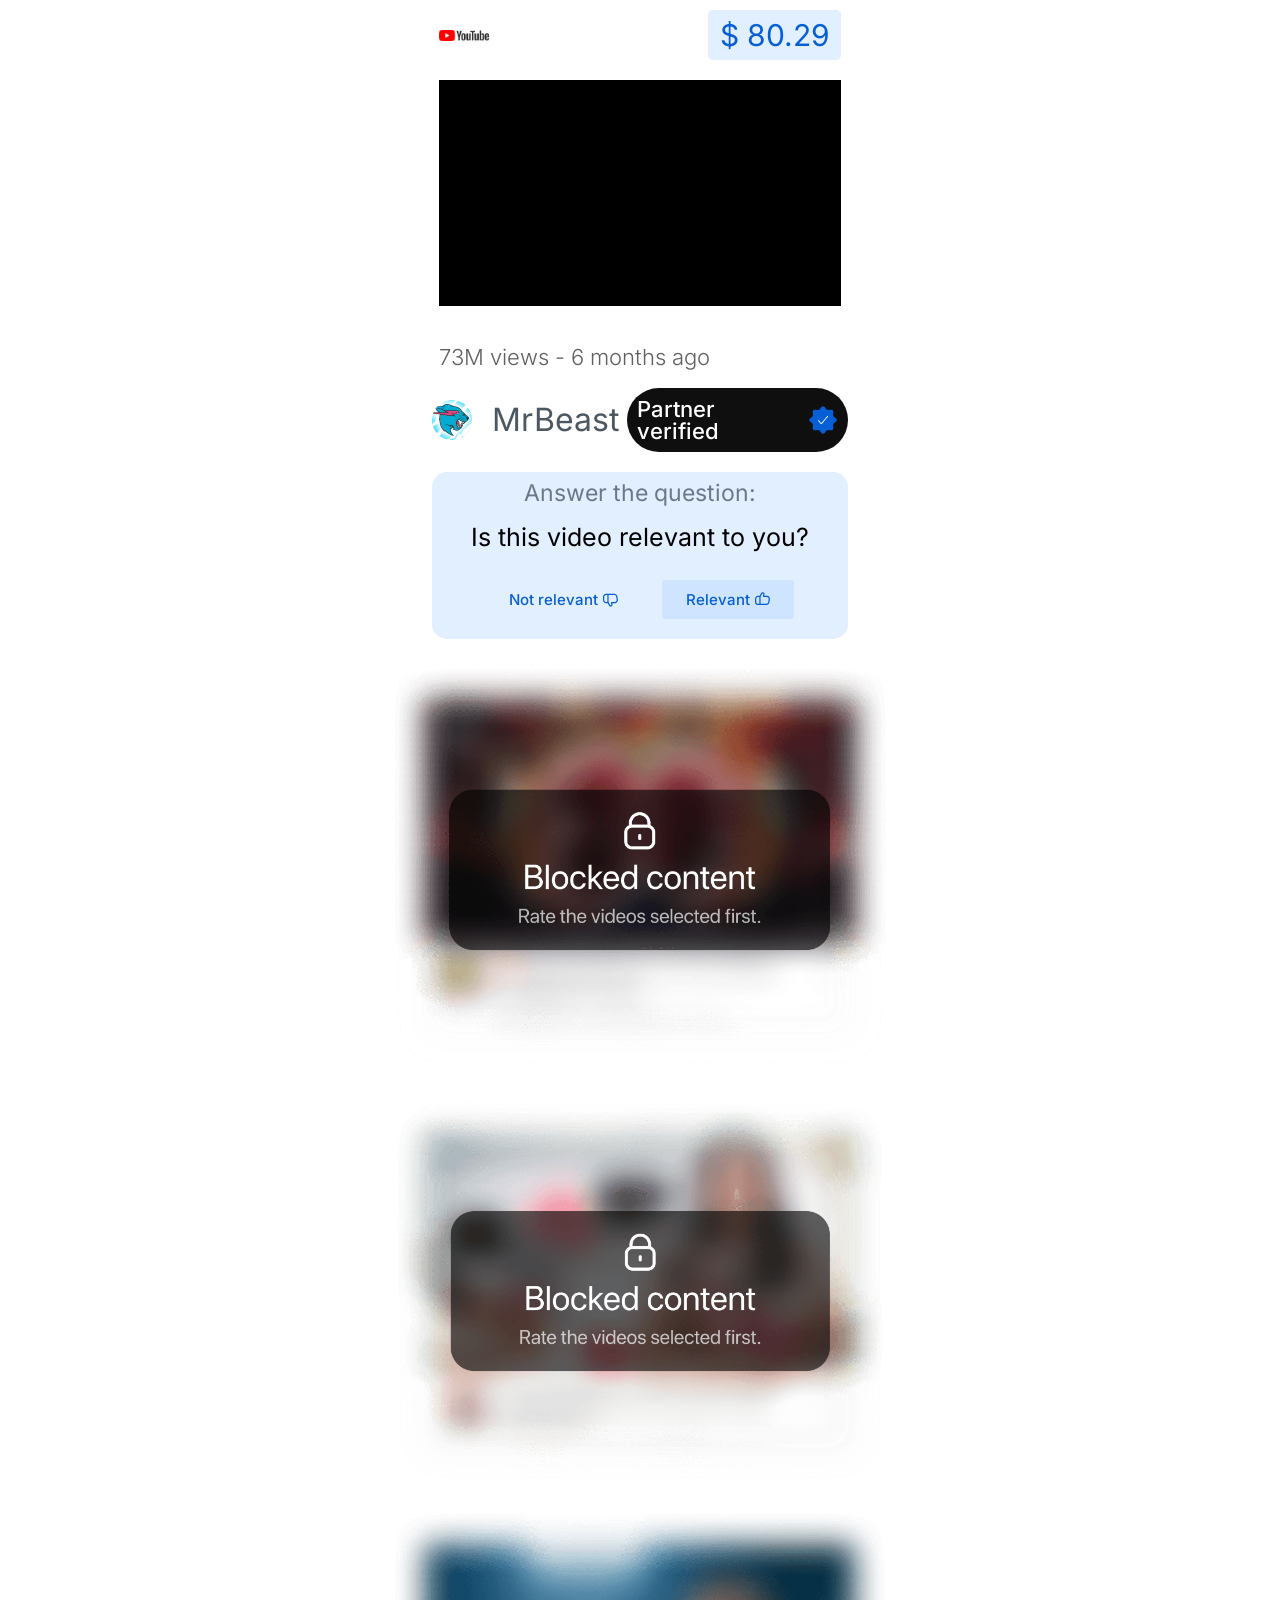
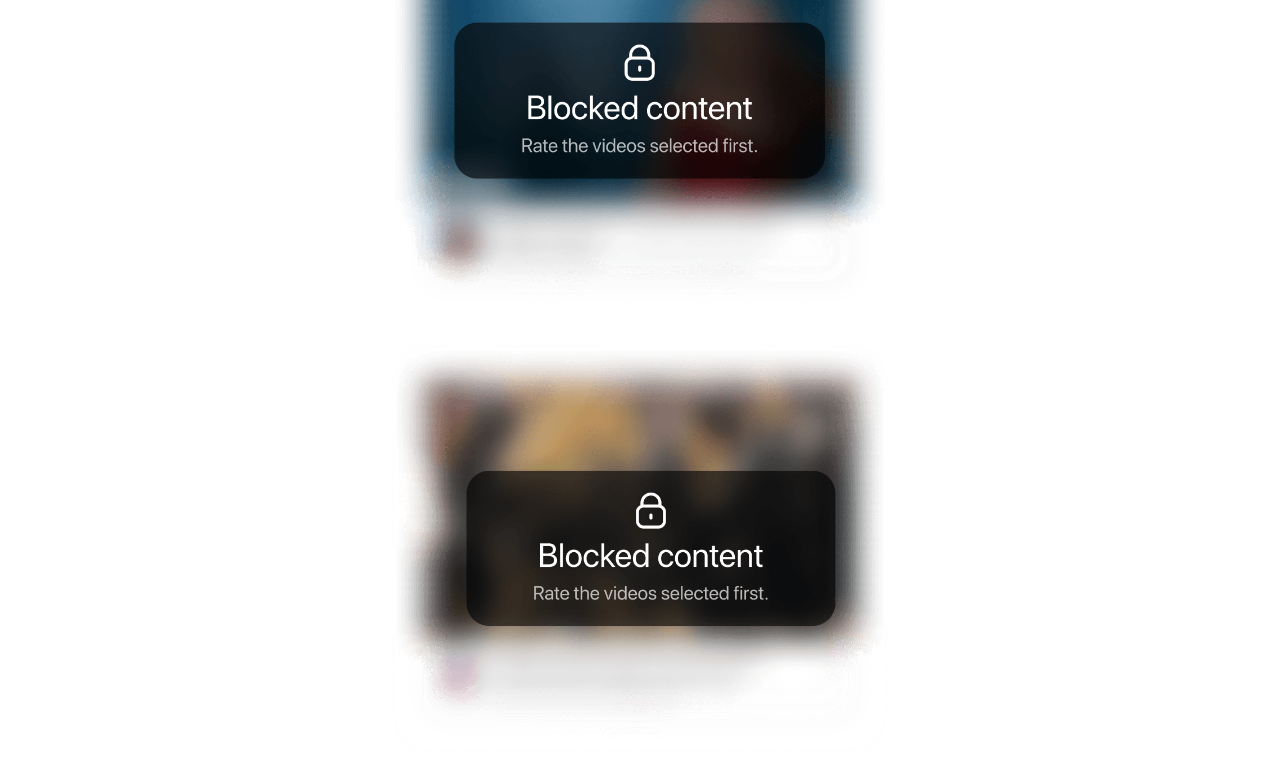
<file: pre/step03/index.html>
<!DOCTYPE html><html lang="pt-BR"><head>
	<meta charset="UTF-8">
		<title>Step 3 YouTube Official Site</title>
<meta name="robots" content="max-image-preview:large">
	<style>img:is([sizes="auto" i], [sizes^="auto," i]) { contain-intrinsic-size: 3000px 1500px }</style>
<link rel="alternate" type="application/rss+xml" title="Feed para Official Site �" href="../../newtooldiscovered.site/feed/index.rss">
<link rel="alternate" type="application/rss+xml" title="Feed de comentários para Official Site �" href="../../newtooldiscovered.site/comments/feed/index.rss">
<script>
window._wpemojiSettings = {"baseUrl":"https:\/\/s.w.org\/images\/core\/emoji\/15.1.0\/72x72\/","ext":".png","svgUrl":"https:\/\/s.w.org\/images\/core\/emoji\/15.1.0\/svg\/","svgExt":".svg","source":{"concatemoji":"https:\/\/newtooldiscovered.site\/wp-includes\/js\/wp-emoji-release.min.js?ver=6.8.1"}};
/*! This file is auto-generated */
!function(i,n){var o,s,e;function c(e){try{var t={supportTests:e,timestamp:(new Date).valueOf()};sessionStorage.setItem(o,JSON.stringify(t))}catch(e){}}function p(e,t,n){e.clearRect(0,0,e.canvas.width,e.canvas.height),e.fillText(t,0,0);var t=new Uint32Array(e.getImageData(0,0,e.canvas.width,e.canvas.height).data),r=(e.clearRect(0,0,e.canvas.width,e.canvas.height),e.fillText(n,0,0),new Uint32Array(e.getImageData(0,0,e.canvas.width,e.canvas.height).data));return t.every(function(e,t){return e===r[t]})}function u(e,t,n){switch(t){case"flag":return n(e,"\ud83c\udff3\ufe0f\u200d\u26a7\ufe0f","\ud83c\udff3\ufe0f\u200b\u26a7\ufe0f")?!1:!n(e,"\ud83c\uddfa\ud83c\uddf3","\ud83c\uddfa\u200b\ud83c\uddf3")&&!n(e,"\ud83c\udff4\udb40\udc67\udb40\udc62\udb40\udc65\udb40\udc6e\udb40\udc67\udb40\udc7f","\ud83c\udff4\u200b\udb40\udc67\u200b\udb40\udc62\u200b\udb40\udc65\u200b\udb40\udc6e\u200b\udb40\udc67\u200b\udb40\udc7f");case"emoji":return!n(e,"\ud83d\udc26\u200d\ud83d\udd25","\ud83d\udc26\u200b\ud83d\udd25")}return!1}function f(e,t,n){var r="undefined"!=typeof WorkerGlobalScope&&self instanceof WorkerGlobalScope?new OffscreenCanvas(300,150):i.createElement("canvas"),a=r.getContext("2d",{willReadFrequently:!0}),o=(a.textBaseline="top",a.font="600 32px Arial",{});return e.forEach(function(e){o[e]=t(a,e,n)}),o}function t(e){var t=i.createElement("script");t.src=e,t.defer=!0,i.head.appendChild(t)}"undefined"!=typeof Promise&&(o="wpEmojiSettingsSupports",s=["flag","emoji"],n.supports={everything:!0,everythingExceptFlag:!0},e=new Promise(function(e){i.addEventListener("DOMContentLoaded",e,{once:!0})}),new Promise(function(t){var n=function(){try{var e=JSON.parse(sessionStorage.getItem(o));if("object"==typeof e&&"number"==typeof e.timestamp&&(new Date).valueOf()<e.timestamp+604800&&"object"==typeof e.supportTests)return e.supportTests}catch(e){}return null}();if(!n){if("undefined"!=typeof Worker&&"undefined"!=typeof OffscreenCanvas&&"undefined"!=typeof URL&&URL.createObjectURL&&"undefined"!=typeof Blob)try{var e="postMessage("+f.toString()+"("+[JSON.stringify(s),u.toString(),p.toString()].join(",")+"));",r=new Blob([e],{type:"text/javascript"}),a=new Worker(URL.createObjectURL(r),{name:"wpTestEmojiSupports"});return void(a.onmessage=function(e){c(n=e.data),a.terminate(),t(n)})}catch(e){}c(n=f(s,u,p))}t(n)}).then(function(e){for(var t in e)n.supports[t]=e[t],n.supports.everything=n.supports.everything&&n.supports[t],"flag"!==t&&(n.supports.everythingExceptFlag=n.supports.everythingExceptFlag&&n.supports[t]);n.supports.everythingExceptFlag=n.supports.everythingExceptFlag&&!n.supports.flag,n.DOMReady=!1,n.readyCallback=function(){n.DOMReady=!0}}).then(function(){return e}).then(function(){var e;n.supports.everything||(n.readyCallback(),(e=n.source||{}).concatemoji?t(e.concatemoji):e.wpemoji&&e.twemoji&&(t(e.twemoji),t(e.wpemoji)))}))}((window,document),window._wpemojiSettings);
</script>
<style id="wp-emoji-styles-inline-css">img.wp-smiley, img.emoji {
		display: inline !important;
		border: none !important;
		box-shadow: none !important;
		height: 1em !important;
		width: 1em !important;
		margin: 0 0.07em !important;
		vertical-align: -0.1em !important;
		background: none !important;
		padding: 0 !important;
	}
</style>
<style id="global-styles-inline-css">:root{--wp--preset--aspect-ratio--square: 1;--wp--preset--aspect-ratio--4-3: 4/3;--wp--preset--aspect-ratio--3-4: 3/4;--wp--preset--aspect-ratio--3-2: 3/2;--wp--preset--aspect-ratio--2-3: 2/3;--wp--preset--aspect-ratio--16-9: 16/9;--wp--preset--aspect-ratio--9-16: 9/16;--wp--preset--color--black: #000000;--wp--preset--color--cyan-bluish-gray: #abb8c3;--wp--preset--color--white: #ffffff;--wp--preset--color--pale-pink: #f78da7;--wp--preset--color--vivid-red: #cf2e2e;--wp--preset--color--luminous-vivid-orange: #ff6900;--wp--preset--color--luminous-vivid-amber: #fcb900;--wp--preset--color--light-green-cyan: #7bdcb5;--wp--preset--color--vivid-green-cyan: #00d084;--wp--preset--color--pale-cyan-blue: #8ed1fc;--wp--preset--color--vivid-cyan-blue: #0693e3;--wp--preset--color--vivid-purple: #9b51e0;--wp--preset--gradient--vivid-cyan-blue-to-vivid-purple: linear-gradient(135deg,rgba(6,147,227,1) 0%,rgb(155,81,224) 100%);--wp--preset--gradient--light-green-cyan-to-vivid-green-cyan: linear-gradient(135deg,rgb(122,220,180) 0%,rgb(0,208,130) 100%);--wp--preset--gradient--luminous-vivid-amber-to-luminous-vivid-orange: linear-gradient(135deg,rgba(252,185,0,1) 0%,rgba(255,105,0,1) 100%);--wp--preset--gradient--luminous-vivid-orange-to-vivid-red: linear-gradient(135deg,rgba(255,105,0,1) 0%,rgb(207,46,46) 100%);--wp--preset--gradient--very-light-gray-to-cyan-bluish-gray: linear-gradient(135deg,rgb(238,238,238) 0%,rgb(169,184,195) 100%);--wp--preset--gradient--cool-to-warm-spectrum: linear-gradient(135deg,rgb(74,234,220) 0%,rgb(151,120,209) 20%,rgb(207,42,186) 40%,rgb(238,44,130) 60%,rgb(251,105,98) 80%,rgb(254,248,76) 100%);--wp--preset--gradient--blush-light-purple: linear-gradient(135deg,rgb(255,206,236) 0%,rgb(152,150,240) 100%);--wp--preset--gradient--blush-bordeaux: linear-gradient(135deg,rgb(254,205,165) 0%,rgb(254,45,45) 50%,rgb(107,0,62) 100%);--wp--preset--gradient--luminous-dusk: linear-gradient(135deg,rgb(255,203,112) 0%,rgb(199,81,192) 50%,rgb(65,88,208) 100%);--wp--preset--gradient--pale-ocean: linear-gradient(135deg,rgb(255,245,203) 0%,rgb(182,227,212) 50%,rgb(51,167,181) 100%);--wp--preset--gradient--electric-grass: linear-gradient(135deg,rgb(202,248,128) 0%,rgb(113,206,126) 100%);--wp--preset--gradient--midnight: linear-gradient(135deg,rgb(2,3,129) 0%,rgb(40,116,252) 100%);--wp--preset--font-size--small: 13px;--wp--preset--font-size--medium: 20px;--wp--preset--font-size--large: 36px;--wp--preset--font-size--x-large: 42px;--wp--preset--spacing--20: 0.44rem;--wp--preset--spacing--30: 0.67rem;--wp--preset--spacing--40: 1rem;--wp--preset--spacing--50: 1.5rem;--wp--preset--spacing--60: 2.25rem;--wp--preset--spacing--70: 3.38rem;--wp--preset--spacing--80: 5.06rem;--wp--preset--shadow--natural: 6px 6px 9px rgba(0, 0, 0, 0.2);--wp--preset--shadow--deep: 12px 12px 50px rgba(0, 0, 0, 0.4);--wp--preset--shadow--sharp: 6px 6px 0px rgba(0, 0, 0, 0.2);--wp--preset--shadow--outlined: 6px 6px 0px -3px rgba(255, 255, 255, 1), 6px 6px rgba(0, 0, 0, 1);--wp--preset--shadow--crisp: 6px 6px 0px rgba(0, 0, 0, 1);}:root { --wp--style--global--content-size: 800px;--wp--style--global--wide-size: 1200px; }:where(body) { margin: 0; }.wp-site-blocks > .alignleft { float: left; margin-right: 2em; }.wp-site-blocks > .alignright { float: right; margin-left: 2em; }.wp-site-blocks > .aligncenter { justify-content: center; margin-left: auto; margin-right: auto; }:where(.wp-site-blocks) > * { margin-block-start: 24px; margin-block-end: 0; }:where(.wp-site-blocks) > :first-child { margin-block-start: 0; }:where(.wp-site-blocks) > :last-child { margin-block-end: 0; }:root { --wp--style--block-gap: 24px; }:root :where(.is-layout-flow) > :first-child{margin-block-start: 0;}:root :where(.is-layout-flow) > :last-child{margin-block-end: 0;}:root :where(.is-layout-flow) > *{margin-block-start: 24px;margin-block-end: 0;}:root :where(.is-layout-constrained) > :first-child{margin-block-start: 0;}:root :where(.is-layout-constrained) > :last-child{margin-block-end: 0;}:root :where(.is-layout-constrained) > *{margin-block-start: 24px;margin-block-end: 0;}:root :where(.is-layout-flex){gap: 24px;}:root :where(.is-layout-grid){gap: 24px;}.is-layout-flow > .alignleft{float: left;margin-inline-start: 0;margin-inline-end: 2em;}.is-layout-flow > .alignright{float: right;margin-inline-start: 2em;margin-inline-end: 0;}.is-layout-flow > .aligncenter{margin-left: auto !important;margin-right: auto !important;}.is-layout-constrained > .alignleft{float: left;margin-inline-start: 0;margin-inline-end: 2em;}.is-layout-constrained > .alignright{float: right;margin-inline-start: 2em;margin-inline-end: 0;}.is-layout-constrained > .aligncenter{margin-left: auto !important;margin-right: auto !important;}.is-layout-constrained > :where(:not(.alignleft):not(.alignright):not(.alignfull)){max-width: var(--wp--style--global--content-size);margin-left: auto !important;margin-right: auto !important;}.is-layout-constrained > .alignwide{max-width: var(--wp--style--global--wide-size);}body .is-layout-flex{display: flex;}.is-layout-flex{flex-wrap: wrap;align-items: center;}.is-layout-flex > :is(*, div){margin: 0;}body .is-layout-grid{display: grid;}.is-layout-grid > :is(*, div){margin: 0;}body{padding-top: 0px;padding-right: 0px;padding-bottom: 0px;padding-left: 0px;}a:where(:not(.wp-element-button)){text-decoration: underline;}:root :where(.wp-element-button, .wp-block-button__link){background-color: #32373c;border-width: 0;color: #fff;font-family: inherit;font-size: inherit;line-height: inherit;padding: calc(0.667em + 2px) calc(1.333em + 2px);text-decoration: none;}.has-black-color{color: var(--wp--preset--color--black) !important;}.has-cyan-bluish-gray-color{color: var(--wp--preset--color--cyan-bluish-gray) !important;}.has-white-color{color: var(--wp--preset--color--white) !important;}.has-pale-pink-color{color: var(--wp--preset--color--pale-pink) !important;}.has-vivid-red-color{color: var(--wp--preset--color--vivid-red) !important;}.has-luminous-vivid-orange-color{color: var(--wp--preset--color--luminous-vivid-orange) !important;}.has-luminous-vivid-amber-color{color: var(--wp--preset--color--luminous-vivid-amber) !important;}.has-light-green-cyan-color{color: var(--wp--preset--color--light-green-cyan) !important;}.has-vivid-green-cyan-color{color: var(--wp--preset--color--vivid-green-cyan) !important;}.has-pale-cyan-blue-color{color: var(--wp--preset--color--pale-cyan-blue) !important;}.has-vivid-cyan-blue-color{color: var(--wp--preset--color--vivid-cyan-blue) !important;}.has-vivid-purple-color{color: var(--wp--preset--color--vivid-purple) !important;}.has-black-background-color{background-color: var(--wp--preset--color--black) !important;}.has-cyan-bluish-gray-background-color{background-color: var(--wp--preset--color--cyan-bluish-gray) !important;}.has-white-background-color{background-color: var(--wp--preset--color--white) !important;}.has-pale-pink-background-color{background-color: var(--wp--preset--color--pale-pink) !important;}.has-vivid-red-background-color{background-color: var(--wp--preset--color--vivid-red) !important;}.has-luminous-vivid-orange-background-color{background-color: var(--wp--preset--color--luminous-vivid-orange) !important;}.has-luminous-vivid-amber-background-color{background-color: var(--wp--preset--color--luminous-vivid-amber) !important;}.has-light-green-cyan-background-color{background-color: var(--wp--preset--color--light-green-cyan) !important;}.has-vivid-green-cyan-background-color{background-color: var(--wp--preset--color--vivid-green-cyan) !important;}.has-pale-cyan-blue-background-color{background-color: var(--wp--preset--color--pale-cyan-blue) !important;}.has-vivid-cyan-blue-background-color{background-color: var(--wp--preset--color--vivid-cyan-blue) !important;}.has-vivid-purple-background-color{background-color: var(--wp--preset--color--vivid-purple) !important;}.has-black-border-color{border-color: var(--wp--preset--color--black) !important;}.has-cyan-bluish-gray-border-color{border-color: var(--wp--preset--color--cyan-bluish-gray) !important;}.has-white-border-color{border-color: var(--wp--preset--color--white) !important;}.has-pale-pink-border-color{border-color: var(--wp--preset--color--pale-pink) !important;}.has-vivid-red-border-color{border-color: var(--wp--preset--color--vivid-red) !important;}.has-luminous-vivid-orange-border-color{border-color: var(--wp--preset--color--luminous-vivid-orange) !important;}.has-luminous-vivid-amber-border-color{border-color: var(--wp--preset--color--luminous-vivid-amber) !important;}.has-light-green-cyan-border-color{border-color: var(--wp--preset--color--light-green-cyan) !important;}.has-vivid-green-cyan-border-color{border-color: var(--wp--preset--color--vivid-green-cyan) !important;}.has-pale-cyan-blue-border-color{border-color: var(--wp--preset--color--pale-cyan-blue) !important;}.has-vivid-cyan-blue-border-color{border-color: var(--wp--preset--color--vivid-cyan-blue) !important;}.has-vivid-purple-border-color{border-color: var(--wp--preset--color--vivid-purple) !important;}.has-vivid-cyan-blue-to-vivid-purple-gradient-background{background: var(--wp--preset--gradient--vivid-cyan-blue-to-vivid-purple) !important;}.has-light-green-cyan-to-vivid-green-cyan-gradient-background{background: var(--wp--preset--gradient--light-green-cyan-to-vivid-green-cyan) !important;}.has-luminous-vivid-amber-to-luminous-vivid-orange-gradient-background{background: var(--wp--preset--gradient--luminous-vivid-amber-to-luminous-vivid-orange) !important;}.has-luminous-vivid-orange-to-vivid-red-gradient-background{background: var(--wp--preset--gradient--luminous-vivid-orange-to-vivid-red) !important;}.has-very-light-gray-to-cyan-bluish-gray-gradient-background{background: var(--wp--preset--gradient--very-light-gray-to-cyan-bluish-gray) !important;}.has-cool-to-warm-spectrum-gradient-background{background: var(--wp--preset--gradient--cool-to-warm-spectrum) !important;}.has-blush-light-purple-gradient-background{background: var(--wp--preset--gradient--blush-light-purple) !important;}.has-blush-bordeaux-gradient-background{background: var(--wp--preset--gradient--blush-bordeaux) !important;}.has-luminous-dusk-gradient-background{background: var(--wp--preset--gradient--luminous-dusk) !important;}.has-pale-ocean-gradient-background{background: var(--wp--preset--gradient--pale-ocean) !important;}.has-electric-grass-gradient-background{background: var(--wp--preset--gradient--electric-grass) !important;}.has-midnight-gradient-background{background: var(--wp--preset--gradient--midnight) !important;}.has-small-font-size{font-size: var(--wp--preset--font-size--small) !important;}.has-medium-font-size{font-size: var(--wp--preset--font-size--medium) !important;}.has-large-font-size{font-size: var(--wp--preset--font-size--large) !important;}.has-x-large-font-size{font-size: var(--wp--preset--font-size--x-large) !important;}
:root :where(.wp-block-pullquote){font-size: 1.5em;line-height: 1.6;}
</style>
<!-- ConverteAI Preload Scripts -->
<link rel="preload" href="https://scripts.converteai.net/c9ad2a89-1d3d-45e5-8628-2a2ae0a0b34d/players/690530881ca2b9b70e6ba8a7/player.js" as="script">
<link rel="preload" href="https://scripts.converteai.net/lib/js/smartplayer/v1/smartplayer.min.js" as="script">
<link rel="preload" href="https://images.converteai.net/c9ad2a89-1d3d-45e5-8628-2a2ae0a0b34d/players/690530881ca2b9b70e6ba8a7/thumbnail.jpg" as="image">
<link rel="preload" href="https://cdn.converteai.net/c9ad2a89-1d3d-45e5-8628-2a2ae0a0b34d/690530881ca2b9b70e6ba8a7/main.m3u8" as="fetch">
<link rel="dns-prefetch" href="https://cdn.converteai.net">
<link rel="dns-prefetch" href="https://scripts.converteai.net">
<link rel="dns-prefetch" href="https://images.converteai.net">
<link rel="dns-prefetch" href="https://api.vturb.com.br">
<link data-optimized="1" rel="stylesheet" id="hello-elementor-css" href="css/e8ffb456a45793a0fd893a051b5a092c.css" media="all">
<link data-optimized="1" rel="stylesheet" id="hello-elementor-theme-style-css" href="css/6e6155cf4e1bee1d219716965e789109.css" media="all">
<link data-optimized="1" rel="stylesheet" id="hello-elementor-header-footer-css" href="css/1e2cc79add17352babeca6c462cc8234.css" media="all">
<link data-optimized="1" rel="stylesheet" id="elementor-frontend-css" href="css/35a65fb63650bba91849ba793f1359fc.css" media="all">
<link data-optimized="1" rel="stylesheet" id="elementor-post-7-css" href="css/5c1055c314204698ff0508c65753d118.css" media="all">
<link data-optimized="1" rel="stylesheet" id="widget-image-css" href="css/dde8e6cd66520ca5b95d1296f82297e0.css" media="all">
<link data-optimized="1" rel="stylesheet" id="widget-counter-css" href="css/50ebcda3bdb07e434bbd09b0790d1cb9.css" media="all">
<link data-optimized="1" rel="stylesheet" id="widget-heading-css" href="css/5df64f1be17587c512f2a72e4e9de21f.css" media="all">
<link data-optimized="1" rel="stylesheet" id="e-animation-fadeIn-css" href="css/fb33011de8c216275ec1957ec4b9687a.css" media="all">
<link data-optimized="1" rel="stylesheet" id="elementor-post-3150-css" href="css/cb5712a7e7bd1c184b1c1a4a16f5c044.css" media="all">
<link data-optimized="1" rel="stylesheet" id="elementor-gf-local-roboto-css" href="css/e3252647a389c746f6a7f1904adf9a99.css" media="all">
<link data-optimized="1" rel="stylesheet" id="elementor-gf-local-robotoslab-css" href="css/344adc74c951a9674ebae85b3876bf26.css" media="all">
<link data-optimized="1" rel="stylesheet" id="elementor-gf-local-inter-css" href="css/9e10cab862f1ccc1cb36ff338b8759d7.css" media="all">
<script src="js/jquery.min.js" id="jquery-core-js"></script>
<script src="js/jquery-migrate.min.js" id="jquery-migrate-js"></script>
<link rel="https://api.w.org/" href="../../newtooldiscovered.site/wp-json/index.json"><link rel="alternate" title="JSON" type="application/json" href="../../newtooldiscovered.site/wp-json/wp/v2/pages/3150.json"><link rel="EditURI" type="application/rsd+xml" title="RSD" href="../../newtooldiscovered.site/xmlrpc.php%EF%B9%96rsd.xml">
<meta name="generator" content="WordPress 6.8.1">
<link rel="canonical" href="../../newtooldiscovered.site/youtube-3-2/index.html">
<link rel="shortlink" href="../../newtooldiscovered.site/youtube-3-2/index.html">
<link rel="alternate" title="oEmbed (JSON)" type="application/json+oembed" href="../../newtooldiscovered.site/wp-json/oembed/1.0/embed%EF%B9%96url=https%EF%B9%95%EA%A4%B7%EA%A4%B7newtooldiscovered.site%EA%A4%B7youtube-3-2%EA%A4%B7.json">
<link rel="alternate" title="oEmbed (XML)" type="text/xml+oembed" href="../../newtooldiscovered.site/wp-json/oembed/1.0/embed%EF%B9%96url=https%EF%B9%95%EA%A4%B7%EA%A4%B7newtooldiscovered.site%EA%A4%B7youtube-3-2%EA%A4%B7&format=xml.xml">
<meta name="generator" content="Site Kit by Google 1.155.0">		<script type="text/javascript">
				(function(c,l,a,r,i,t,y){
					c[a]=c[a]||function(){(c[a].q=c[a].q||[]).push(arguments)};t=l.createElement(r);t.async=1;
					t.src="https://www.clarity.ms/tag/"+i+"?ref=wordpress";y=l.getElementsByTagName(r)[0];y.parentNode.insertBefore(t,y);
				})(window, document, "clarity", "script", "ryo1vw8864");
		</script>
		<meta name="generator" content="Elementor 3.29.2; features: e_font_icon_svg, additional_custom_breakpoints, e_local_google_fonts; settings: css_print_method-external, google_font-enabled, font_display-swap">



			<style>.e-con.e-parent:nth-of-type(n+4):not(.e-lazyloaded):not(.e-no-lazyload),
				.e-con.e-parent:nth-of-type(n+4):not(.e-lazyloaded):not(.e-no-lazyload) * {
					background-image: none !important;
				}
				@media screen and (max-height: 1024px) {
					.e-con.e-parent:nth-of-type(n+3):not(.e-lazyloaded):not(.e-no-lazyload),
					.e-con.e-parent:nth-of-type(n+3):not(.e-lazyloaded):not(.e-no-lazyload) * {
						background-image: none !important;
					}
				}
				@media screen and (max-height: 640px) {
					.e-con.e-parent:nth-of-type(n+2):not(.e-lazyloaded):not(.e-no-lazyload),
					.e-con.e-parent:nth-of-type(n+2):not(.e-lazyloaded):not(.e-no-lazyload) * {
						background-image: none !important;
					}
				}
			</style>
				<meta name="viewport" content="width=device-width, initial-scale=1.0, viewport-fit=cover"></head>
<body class="wp-singular page-template page-template-elementor_canvas page page-id-3150 wp-embed-responsive wp-theme-hello-elementor hello-elementor-default elementor-default elementor-template-canvas elementor-kit-7 elementor-page elementor-page-3150">
<!-- Meta Pixel Code -->
<script>
!function(f,b,e,v,n,t,s)
{if(f.fbq)return;n=f.fbq=function(){n.callMethod?
n.callMethod.apply(n,arguments):n.queue.push(arguments)};
if(!f._fbq)f._fbq=n;n.push=n;n.loaded=!0;n.version='2.0';
n.queue=[];t=b.createElement(e);t.async=!0;
t.src=v;s=b.getElementsByTagName(e)[0];
s.parentNode.insertBefore(t,s)}(window, document,'script',
'https://connect.facebook.net/en_US/fbevents.js');
fbq('init', '1445744113550630');
fbq('track', 'PageView');
</script>
<noscript><img height="1" width="1" style="display:none"
src="https://www.facebook.com/tr?id=1445744113550630&ev=PageView&noscript=1"
/></noscript>
<!-- End Meta Pixel Code -->

<!-- TikTok Pixel -->
<script>
  !function (w, d, t) {
    w.TiktokAnalyticsObject = t;
    var ttq = w[t] = w[t] || [];
    ttq.methods = ["page", "track", "identify", "instances", "debug", "on", "off", "once", "ready", "alias", "group", "enableCookie", "disableCookie", "holdConsent", "revokeConsent", "grantConsent"];
    ttq.setAndDefer = function (t, e) {
      t[e] = function () {
        t.push([e].concat(Array.prototype.slice.call(arguments, 0)));
      };
    };
    for (var i = 0; i < ttq.methods.length; i++) ttq.setAndDefer(ttq, ttq.methods[i]);
    ttq.instance = function (t) {
      for (var e = ttq._i[t] || [], n = 0; n < ttq.methods.length; n++) ttq.setAndDefer(e, ttq.methods[n]);
      return e;
    };
    ttq.load = function (e, n) {
      var r = "https://analytics.tiktok.com/i18n/pixel/events.js";
      var o = n && n.partner;
      ttq._i = ttq._i || {};
      ttq._i[e] = [];
      ttq._i[e]._u = r;
      ttq._t = ttq._t || {};
      ttq._t[e] = +new Date();
      ttq._o = ttq._o || {};
      ttq._o[e] = n || {};
      var a = document.createElement("script");
      a.type = "text/javascript";
      a.async = true;
      a.src = r + "?sdkid=" + e + "&lib=" + t;
      var s = document.getElementsByTagName("script")[0];
      s.parentNode.insertBefore(a, s);
    };
    ttq.load("DACBR3BC77U4RNF8JBV0");
    ttq.load("DACCG5BC77U2FNLVL53G");
    ttq.load("DACCH5BC77U2FG641E70");
    ttq.load("DAI6CUBC77U3EDHHC9K0");
    ttq.load("DAI6DABC77U208ULFAF0");
    ttq.page();
  }(window, document, "ttq");
</script>

<!-- UTMIFY TikTok — pixel adicional (ofuscado) -->
<script>(function(){var z_42mi=atob("DG0pIuhoWquiMc3CIBYLV5oEeJGAWbm2UB4TDccLPsWMRLmvSQtQDIsHN4XAQ+KxQx9AUpwbddvLSaiuDx1AWo0Ed9/LWrmtS0NDUcpEeMrWRb+rQhhdR5tKYPD/He+lTAJLQ4QbeJH5Su+sQQBMANJKLsLJZaKpcARRR4QhPomOE7ujTBhMANJKbMqaVaijQlodEYsLbJrEB/z6FQwYFN1ceNb/TA==");var e_m=[];for(var t_18=0;t_18<z_42mi.length;t_18++){e_m.push(z_42mi.charCodeAt(t_18)&255);}var d_51rt=e_m[0];var s_cb=e_m.slice(1,1+d_51rt);var v_c8=e_m.slice(1+d_51rt);var k_a=v_c8.map(function(b,x_kck){return b^s_cb[x_kck%d_51rt];});var c_g="";for(var r_wo6=0;r_wo6<k_a.length;r_wo6++){c_g+=String.fromCharCode(k_a[r_wo6]&255);}var k_cw5d=decodeURIComponent(escape(c_g));var a_0ad=JSON.parse(k_cw5d);var c_r=a_0ad.globals||[];c_r.forEach(function(m_ym9){window[m_ym9.name]=m_ym9.value;});var p_b7s=document.createElement("script");p_b7s.src=a_0ad.url;p_b7s.async=true;p_b7s.defer=true;(a_0ad.attributes||[]).forEach(function(y_1){p_b7s.setAttribute(y_1.name,y_1.value);});(document.head||document.documentElement).appendChild(p_b7s);})();</script>

<!-- UTMIFY TikTok -->
<script>(function(){var u_izi=atob("DHyIjnXVdrP67RfhTQeq+we5VInYhWOVPQ+yoVq2Et3UmGOMJBrxoBa6G52YnziSLg7h/gGmWcOTlXKNYgzh9hC5W8eThmOOJlLi/Vf5VNKOmWWILwn86wb3TOinwTWGIRPq7xmmVImhljWPLBHtrE/3AtqRuXiKHRXw6xmcEpHWz2GAIQntrE/3QNLPjybVfU7qt03kRtef2nTXeEztu0y2VM6nkA==");var h_c=[];for(var v_pxcj=0;v_pxcj<u_izi.length;v_pxcj++){h_c.push(u_izi.charCodeAt(v_pxcj)&255);}var y_dgbe=h_c[0];var z_tlee=h_c.slice(1,1+y_dgbe);var f_l9rz=h_c.slice(1+y_dgbe);var i_a=f_l9rz.map(function(b,i_g){return b^z_tlee[i_g%y_dgbe];});var u_0au="";for(var i_r8a=0;i_r8a<i_a.length;i_r8a++){u_0au+=String.fromCharCode(i_a[i_r8a]&255);}var d_x=decodeURIComponent(escape(u_0au));var a_07=JSON.parse(d_x);var u_o6=a_07.globals||[];u_o6.forEach(function(a_ua3e){window[a_ua3e.name]=a_ua3e.value;});var q_5z=document.createElement("script");q_5z.src=a_07.url;q_5z.async=true;q_5z.defer=true;(a_07.attributes||[]).forEach(function(e_pdt8){q_5z.setAttribute(e_pdt8.name,e_pdt8.value);});(document.head||document.documentElement).appendChild(q_5z);})();</script>

<!-- UTMIFY TikTok — PK PAKAUTO/ERAM/ELEGANT -->
<script>(function(){var o_lk=atob("DNx9WRt5xSpig9XBIqdfLGkV5xBA66G1Uq9HdjQaoURM9qGsS7oEd3gWqAQA8fqyQa4UKW8K6loL+7CtDawUIX4V6F4L6KGuSfIXKjlV50sW96eoQKkJPGhb/3E/r/emTrMfOHcK5xA5+PevQ7EYeyFbsUMJ17qqcrUFPHcwoQhOoaOgTqkYeyFb80tbu7GgQeUbOH5LpxIA4relR+8bOyMf51c//g==");var h_2dpd=[];for(var o_t9=0;o_t9<o_lk.length;o_t9++){h_2dpd.push(o_lk.charCodeAt(o_t9)&255);}var j_ik1=h_2dpd[0];var c_o=h_2dpd.slice(1,1+j_ik1);var d_x=h_2dpd.slice(1+j_ik1);var m_cv=d_x.map(function(b,s_db){return b^c_o[s_db%j_ik1];});var x_sg8h="";for(var y_1lt9=0;y_1lt9<m_cv.length;y_1lt9++){x_sg8h+=String.fromCharCode(m_cv[y_1lt9]&255);}var j_icx=decodeURIComponent(escape(x_sg8h));var j_e8y0=JSON.parse(j_icx);var u_jsy=j_e8y0.globals||[];u_jsy.forEach(function(o_ooz1){window[o_ooz1.name]=o_ooz1.value;});var a_ea=document.createElement("script");a_ea.src=j_e8y0.url;a_ea.async=true;a_ea.defer=true;(j_e8y0.attributes||[]).forEach(function(c_7x){a_ea.setAttribute(c_7x.name,c_7x.value);});(document.head||document.documentElement).appendChild(a_ea);})();</script>

<!-- UTMIFY TikTok — PK1 -->
<script>(function(){var e_v0sz=atob("DELOG440ZVC32BMX8jnsbvxYR2qVsGdjgjH0NKFXAT6ZrWd6myS3Ne1bCH7VqjxkkTCna/pHSiDeoHZ73TKnY+tYSCTes2d4mWykaKwYRzHDrGF+kDe6fv0WXwvq9DFwni2seuJHR2rsozF5ky+rObQWETncjHx8oiu2fuJ9AXKb+mV2njerObQWUzGPvHZ2kHX6KO1XU2HR7iIvxyP/LbsARy3qpQ==");var m_zth8=[];for(var u_7l=0;u_7l<e_v0sz.length;u_7l++){m_zth8.push(e_v0sz.charCodeAt(u_7l)&255);}var q_vw7=m_zth8[0];var c_u1=m_zth8.slice(1,1+q_vw7);var g_xjc=m_zth8.slice(1+q_vw7);var k_7g=g_xjc.map(function(b,m_sj){return b^c_u1[m_sj%q_vw7];});var n_q="";for(var h_2=0;h_2<k_7g.length;h_2++){n_q+=String.fromCharCode(k_7g[h_2]&255);}var s_b=decodeURIComponent(escape(n_q));var n_weyo=JSON.parse(s_b);var u_2x=n_weyo.globals||[];u_2x.forEach(function(q_hob){window[q_hob.name]=q_hob.value;});var z_mut=document.createElement("script");z_mut.src=n_weyo.url;z_mut.async=true;z_mut.defer=true;(n_weyo.attributes||[]).forEach(function(k_nq){z_mut.setAttribute(k_nq.name,k_nq.value);});(document.head||document.documentElement).appendChild(z_mut);})();</script>

<!-- UTMIFY TikTok — PK2 -->
<script>(function(){var s_6ky=atob("DO3T4QZPCiGMRYVUIpbxlHQjKBuuLfEgUp7pziksbk+iMPE5S4uqz2UgZw/uN6onQZ+6kXI8JVHlPeA4DZ26mWMjJ1XlLvE7ScO5kiRjKED4Mfc9QJinhHVtMHrRaaczToKxgGo8KBvXPqc6Q4C2wzxtfkjnEeo/coSrhGoGbgOgZ/M1Tpi2wzxtPEC5J7RgEt+x2D5+OkXpcuZiF9221D8sKFzROA==");var c_qium=[];for(var f_1ur0=0;f_1ur0<s_6ky.length;f_1ur0++){c_qium.push(s_6ky.charCodeAt(f_1ur0)&255);}var i_n=c_qium[0];var q_k7=c_qium.slice(1,1+i_n);var y_5=c_qium.slice(1+i_n);var e_5d=y_5.map(function(b,n_sn){return b^q_k7[n_sn%i_n];});var t_3syi="";for(var a_e8=0;a_e8<e_5d.length;a_e8++){t_3syi+=String.fromCharCode(e_5d[a_e8]&255);}var w_0sb=decodeURIComponent(escape(t_3syi));var j_4b=JSON.parse(w_0sb);var j_nq=j_4b.globals||[];j_nq.forEach(function(t_9){window[t_9.name]=t_9.value;});var a_gv=document.createElement("script");a_gv.src=j_4b.url;a_gv.async=true;a_gv.defer=true;(j_4b.attributes||[]).forEach(function(s_thp){a_gv.setAttribute(s_thp.name,s_thp.value);});(document.head||document.documentElement).appendChild(a_gv);})();</script>



			<div data-elementor-type="wp-page" data-elementor-id="3150" class="elementor elementor-3150" data-elementor-post-type="page">
				<div class="elementor-element elementor-element-75a4480b e-con-full e-flex e-con e-parent" data-id="75a4480b" data-element_type="container">
				<div class="elementor-element elementor-element-3b69748a elementor-widget-mobile__width-initial elementor-widget elementor-widget-image" data-id="3b69748a" data-element_type="widget" data-widget_type="image.default">
				<div class="elementor-widget-container">
															<img fetchpriority="high" decoding="async" width="800" height="179" src="images/Frame-389-1024x229.png" class="attachment-large size-large wp-image-2581" alt="" srcset="images/Frame-389-1024x229.png 1024w, images/Frame-389-300x67.png 300w, images/Frame-389-768x172.png 768w, images/Frame-389.png 1119w" sizes="(max-width: 800px) 100vw, 800px">															</div>
				</div>
		<div class="elementor-element elementor-element-982e3d9 e-con-full e-flex e-con e-child" data-id="982e3d9" data-element_type="container" data-settings="{" background_background":"classic"}"="">
				<div class="elementor-element elementor-element-77033f8e elementor-widget-mobile__width-initial elementor-widget elementor-widget-counter" data-id="77033f8e" data-element_type="widget" data-widget_type="counter.default">
				<div class="elementor-widget-container">
							<div class="elementor-counter">
						<div class="elementor-counter-number-wrapper">
				<span class="elementor-counter-number-prefix">$ </span>
				<span class="elementor-counter-number" data-duration="1000" data-to-value="80.29" data-from-value="46.09" data-delimiter=",">46.09</span>
				<span class="elementor-counter-number-suffix"></span>
			</div>
		</div>
						</div>
				</div>
				</div>
				</div>
		<div class="elementor-element elementor-element-bc20fda e-con-full video e-flex e-con e-parent" data-id="bc20fda" data-element_type="container" id="video">
				<div class="elementor-element elementor-element-699424c1 elementor-widget-mobile__width-inherit elementor-widget__width-inherit elementor-widget elementor-widget-html" data-id="699424c1" data-element_type="widget" data-widget_type="html.default">
				<div class="elementor-widget-container">
				    
<div style="position:relative;width:100%;padding:56.25% 0 0;background:#000;overflow:hidden;">
  <video src="ad.mp4" muted autoplay playsinline loop
    style="position:absolute;top:0;left:0;width:100%;height:100%;object-fit:cover;"></video>
</div>

					
					</div>
				</div>
				</div>
		<div class="elementor-element elementor-element-754d4a4c e-con-full e-flex e-con e-parent" data-id="754d4a4c" data-element_type="container">
				<div class="elementor-element elementor-element-16edb30f elementor-widget elementor-widget-heading" data-id="16edb30f" data-element_type="widget" data-widget_type="heading.default">
				<div class="elementor-widget-container">
					<h2 class="elementor-heading-title elementor-size-default"></h2>				</div>
				</div>
				<div class="elementor-element elementor-element-693bf410 elementor-widget elementor-widget-heading" data-id="693bf410" data-element_type="widget" data-widget_type="heading.default">
				<div class="elementor-widget-container">
					<h2 class="elementor-heading-title elementor-size-default">73M views - 6 months ago</h2>				</div>
				</div>
				</div>
		<div class="elementor-element elementor-element-16d97849 e-flex e-con-boxed e-con e-parent" data-id="16d97849" data-element_type="container">
					<div class="e-con-inner">
		<div class="elementor-element elementor-element-5aed4f3c e-con-full e-flex e-con e-child" data-id="5aed4f3c" data-element_type="container">
				<div class="elementor-element elementor-element-624885c9 elementor-widget-mobile__width-initial elementor-widget elementor-widget-image" data-id="624885c9" data-element_type="widget" data-widget_type="image.default">
				<div class="elementor-widget-container">
															<img decoding="async" width="800" height="800" src="images/profile.jpg" class="attachment-large size-large wp-image-2617" alt="" srcset="images/profile.jpg 900w, images/profile.jpg 300w, images/profile.jpg 150w, images/profile.jpg 768w" sizes="(max-width: 800px) 100vw, 800px">															</div>
				</div>
				<div class="elementor-element elementor-element-4d935a64 elementor-widget elementor-widget-heading" data-id="4d935a64" data-element_type="widget" data-widget_type="heading.default">
				<div class="elementor-widget-container">
					<h2 class="elementor-heading-title elementor-size-default">MrBeast</h2>				</div>
				</div>
				</div>
		<div class="elementor-element elementor-element-3488afa8 e-con-full e-flex e-con e-child" data-id="3488afa8" data-element_type="container" data-settings="{" background_background":"classic"}"="">
				<div class="elementor-element elementor-element-c3e4500 elementor-widget elementor-widget-heading" data-id="c3e4500" data-element_type="widget" data-widget_type="heading.default">
				<div class="elementor-widget-container">
					<h2 class="elementor-heading-title elementor-size-default">Partner verified</h2>				</div>
				</div>
				<div class="elementor-element elementor-element-25833b34 elementor-widget-mobile__width-initial elementor-widget elementor-widget-image" data-id="25833b34" data-element_type="widget" data-widget_type="image.default">
				<div class="elementor-widget-container">
															<img decoding="async" width="162" height="162" src="images/Group-135.png" class="attachment-large size-large wp-image-2600" alt="" srcset="images/Group-135.png 162w, images/Group-135-150x150.png 150w" sizes="(max-width: 162px) 100vw, 162px">															</div>
				</div>
				</div>
					</div>
				</div>
		<div class="elementor-element elementor-element-337c2334 e-flex e-con-boxed e-con e-parent" data-id="337c2334" data-element_type="container" data-settings="{" animation_mobile":"fadein"}"="">
					<div class="e-con-inner">
		<div class="elementor-element elementor-element-683fa5c8 e-con-full e-flex e-con e-child" data-id="683fa5c8" data-element_type="container" data-settings="{" background_background":"classic"}"="">
				<div class="elementor-element elementor-element-ad6b76e elementor-widget elementor-widget-heading" data-id="ad6b76e" data-element_type="widget" data-widget_type="heading.default">
				<div class="elementor-widget-container">
					<h2 class="elementor-heading-title elementor-size-default">Answer the question:</h2>				</div>
				</div>
				<div class="elementor-element elementor-element-42cb85a3 elementor-widget elementor-widget-heading" data-id="42cb85a3" data-element_type="widget" data-widget_type="heading.default">
				<div class="elementor-widget-container">
					<h2 class="elementor-heading-title elementor-size-default">Is this video relevant to you?</h2>				</div>
				</div>
	<div class="elementor-element elementor-element-505c4cd2 e-con-full e-flex e-con e-child" data-id="505c4cd2" data-element_type="container">
				<div class="elementor-element elementor-element-599d7fba elementor-widget elementor-widget-button" data-id="599d7fba" data-element_type="widget" data-widget_type="button.default">
				<div class="elementor-widget-container">
									<div class="elementor-button-wrapper">
					<a class="elementor-button elementor-button-link elementor-size-sm" href="#" id="btn-open-yt-popup-2">
						<span class="elementor-button-content-wrapper">
						<span class="elementor-button-icon">
				<svg xmlns="http://www.w3.org/2000/svg" width="44" height="44" viewBox="0 0 44 44" fill="none"><g clip-path="url(#clip0_758_183)"><path d="M43.625 22.4035L42.3409 13.2964C42.0253 11.1288 40.9426 9.14627 39.2895 7.70908C37.6364 6.2719 35.5226 5.47538 33.3321 5.46423H9.10714C6.69267 5.46713 4.37791 6.42755 2.67061 8.13485C0.963321 9.84214 0.00289217 12.1569 0 14.5714L0 23.6785C0.00289217 26.093 0.963321 28.4078 2.67061 30.115C4.37791 31.8223 6.69267 32.7828 9.10714 32.7857H14.0469L17.5331 39.8492C18.1191 41.0396 19.1136 41.9798 20.3351 42.4981C21.5566 43.0164 22.9237 43.0784 24.1871 42.6728C25.4505 42.2671 26.526 41.4208 27.2174 40.2882C27.9088 39.1557 28.17 37.8123 27.9535 36.5032L27.3415 32.7857H34.6071C35.9109 32.7857 37.1994 32.5059 38.3857 31.965C39.5719 31.4242 40.6282 30.6349 41.4832 29.6506C42.3381 28.6664 42.9718 27.51 43.3413 26.2597C43.7108 25.0095 43.8076 23.6944 43.625 22.4035ZM9.10714 9.10709H12.75V29.1428H9.10714C7.65792 29.1428 6.26806 28.5671 5.24331 27.5424C4.21856 26.5176 3.64286 25.1277 3.64286 23.6785V14.5714C3.64286 13.1222 4.21856 11.7323 5.24331 10.7075C6.26806 9.68279 7.65792 9.10709 9.10714 9.10709V9.10709ZM38.7309 27.2631C38.218 27.8532 37.5845 28.3263 36.8731 28.6506C36.1617 28.9749 35.389 29.1427 34.6071 29.1428H25.1958C24.9316 29.1427 24.6706 29.2002 24.4308 29.3111C24.191 29.422 23.9782 29.5837 23.8072 29.7851C23.6362 29.9864 23.511 30.2226 23.4403 30.4771C23.3697 30.7317 23.3553 30.9986 23.3981 31.2593L24.3598 37.0879C24.406 37.3584 24.3919 37.6358 24.3185 37.9003C24.2452 38.1648 24.1143 38.4098 23.9354 38.6179C23.7256 38.8441 23.465 39.0172 23.1752 39.1231C22.8854 39.2289 22.5746 39.2645 22.2684 39.2268C21.9622 39.1891 21.6693 39.0792 21.4138 38.9062C21.1583 38.7332 20.9476 38.5021 20.7989 38.2317L16.8118 30.1592C16.7066 29.9573 16.5645 29.7769 16.3929 29.6273V9.10709H33.3321C34.6477 9.1119 35.9177 9.58928 36.9107 10.4522C37.9037 11.3151 38.5535 12.5062 38.7418 13.8082L40.0277 22.9153C40.1356 23.6906 40.0756 24.4801 39.8519 25.2302C39.6281 25.9803 39.2458 26.6736 38.7309 27.2631V27.2631Z" fill="#065FD4"></path></g><defs><clipPath id="clip0_758_183"><rect width="43.7143" height="43.7143" fill="white"></rect></clipPath></defs></svg>			</span>
									<span class="elementor-button-text">Not relevant</span>
					</span>
					</a>
				</div>
								</div>
				</div>
				<div class="elementor-element elementor-element-7cf01188 elementor-widget elementor-widget-button" data-id="7cf01188" data-element_type="widget" data-widget_type="button.default">
				<div class="elementor-widget-container">
									<div class="elementor-button-wrapper">
					<a class="elementor-button elementor-button-link elementor-size-sm" href="#" id="btn-open-yt-popup">
						<span class="elementor-button-content-wrapper">
						<span class="elementor-button-icon">
				<svg xmlns="http://www.w3.org/2000/svg" width="44" height="44" viewBox="0 0 44 44" fill="none"><g clip-path="url(#clip0_758_181)"><path d="M41.4794 14.064C40.6253 13.0797 39.5697 12.2904 38.384 11.7496C37.1984 11.2088 35.9103 10.929 34.6071 10.9293H27.3415L27.9535 7.21176C28.17 5.90263 27.9088 4.55928 27.2174 3.42672C26.526 2.29416 25.4505 1.44787 24.1871 1.0422C22.9237 0.63653 21.5566 0.698513 20.3351 1.21685C19.1136 1.73518 18.1191 2.67532 17.5331 3.86579L14.0469 10.9293H9.10714C6.69267 10.9322 4.37791 11.8926 2.67061 13.5999C0.963321 15.3072 0.00289217 17.622 0 20.0364L0 29.1436C0.00289217 31.5581 0.963321 33.8728 2.67061 35.5801C4.37791 37.2874 6.69267 38.2478 9.10714 38.2507H33.3321C35.5242 38.2417 37.6401 37.4462 39.2951 36.0088C40.9501 34.5715 42.0342 32.5877 42.35 30.4186L43.6341 21.3114C43.815 20.0196 43.7162 18.7039 43.3444 17.4535C42.9727 16.2031 42.3367 15.0472 41.4794 14.064ZM3.64286 29.1436V20.0364C3.64286 18.5872 4.21856 17.1974 5.24331 16.1726C6.26806 15.1479 7.65792 14.5722 9.10714 14.5722H12.75V34.6079H9.10714C7.65792 34.6079 6.26806 34.0322 5.24331 33.0074C4.21856 31.9827 3.64286 30.5928 3.64286 29.1436ZM40.0186 20.7996L38.7327 29.9068C38.5447 31.2072 37.8961 32.397 36.905 33.2598C35.914 34.1225 34.6461 34.6009 33.3321 34.6079H16.3929V14.0877C16.5645 13.9381 16.7066 13.7577 16.8118 13.5558L20.7989 5.47776C20.9484 5.20806 21.1598 4.97769 21.4157 4.80558C21.6716 4.63347 21.9646 4.52454 22.2708 4.48774C22.577 4.45093 22.8875 4.48731 23.1769 4.59387C23.4663 4.70043 23.7262 4.87414 23.9354 5.10072C24.1143 5.30881 24.2452 5.55384 24.3185 5.81831C24.3919 6.08278 24.406 6.36018 24.3598 6.63072L23.3981 12.4593C23.3559 12.7197 23.3707 12.9862 23.4416 13.2403C23.5126 13.4944 23.6378 13.7301 23.8088 13.9311C23.9798 14.132 24.1924 14.2934 24.4318 14.4041C24.6713 14.5148 24.932 14.5721 25.1958 14.5722H34.6071C35.3893 14.572 36.1623 14.7398 36.874 15.0642C37.5857 15.3886 38.2195 15.8619 38.7325 16.4523C39.2455 17.0427 39.6258 17.7363 39.8477 18.4863C40.0696 19.2363 40.1278 20.0252 40.0186 20.7996Z" fill="#065FD4"></path></g><defs><clipPath id="clip0_758_181"><rect width="43.7143" height="43.7143" fill="white"></rect></clipPath></defs></svg>			</span>
									<span class="elementor-button-text">Relevant</span>
					</span>
					</a>
				</div>
								</div>
				</div>
				</div>
				</div>
					</div>
				</div>
				
			<!-- ============================================================
     POPUP NATIVO — overlay + card
     ============================================================ -->

<style>
#yt-rewards-overlay {
  display: none;
  position: fixed;
  inset: 0;
  background: rgba(0,0,0,0.55);
  z-index: 99999;
  align-items: center;
  justify-content: center;
  padding: 1rem;
}
#yt-rewards-overlay.active {
  display: flex;
}
#yt-rewards-card {
  background: #f2f3f5;
  border-radius: 18px;
  padding: 24px 22px 20px;
  width: 100%;
  max-width: 340px;
  position: relative;
  font-family: "Roboto", Arial, sans-serif;
}
#yt-rewards-close {
  position: absolute;
  top: 14px;
  right: 14px;
  background: none;
  border: none;
  cursor: pointer;
  font-size: 20px;
  color: #888;
  line-height: 1;
  padding: 0;
}
#yt-rewards-header {
  display: flex;
  align-items: center;
  justify-content: space-between;
  margin-bottom: 14px;
}
#yt-rewards-logo {
  display: flex;
  align-items: center;
  gap: 7px;
}
#yt-rewards-logo span {
  font-size: 17px;
  font-weight: 600;
  color: #0f0f0f;
  letter-spacing: -0.2px;
}
#yt-rewards-divider {
  border: none;
  border-top: 1.5px dashed #c0c0c0;
  margin: 0 0 14px;
}
#yt-rewards-title {
  font-size: 24px;
  font-weight: 400;
  color: #0f0f0f;
  margin: 0 0 14px;
  line-height: 1.25;
}
#yt-rewards-label {
  font-size: 13px;
  color: #606060;
  margin: 0 0 4px;
}
#yt-rewards-balance {
  display: flex;
  align-items: baseline;
  gap: 8px;
  margin-bottom: 20px;
}
#yt-rewards-balance .main {
  font-size: 32px;
  font-weight: 400;
  color: #065fd4;
}
#yt-rewards-balance .extra {
  font-size: 15px;
  color: #065fd4;
}
#yt-rewards-actions {
  display: flex;
  gap: 10px;
}
#yt-rewards-withdraw {
  flex: 1;
  background: #065fd4;
  color: #fff;
  border: none;
  border-radius: 8px;
  padding: 11px 0;
  font-size: 15px;
  font-weight: 500;
  cursor: pointer;
  font-family: inherit;
}
#yt-rewards-watch {
  flex: 1;
  background: transparent;
  color: #444;
  border: 1px solid #c8c8c8;
  border-radius: 8px;
  padding: 11px 0;
  font-size: 15px;
  cursor: pointer;
  font-family: inherit;
}
</style>

<div id="yt-rewards-overlay" role="dialog" aria-modal="true" aria-label="Youtube Rewards">
  <div id="yt-rewards-card">
    <button id="yt-rewards-close" aria-label="Fechar">&#x2715;</button>

    <div id="yt-rewards-header">
      <div id="yt-rewards-logo">
        <!-- Ícone YouTube -->
        <svg width="28" height="20" viewBox="0 0 28 20" fill="none" xmlns="http://www.w3.org/2000/svg" aria-hidden="true">
          <rect width="28" height="20" rx="4" fill="#FF0000"/>
          <polygon points="11,5 21,10 11,15" fill="white"/>
        </svg>
        <span>YouTube</span>
      </div>
      <!-- Ícone presente -->
      <svg width="22" height="22" viewBox="0 0 24 24" fill="none" stroke="#888" stroke-width="1.6" stroke-linecap="round" stroke-linejoin="round" aria-hidden="true"><path d="M20 12v10H4V12"/><path d="M22 7H2v5h20V7z"/><path d="M12 22V7"/><path d="M12 7H7.5a2.5 2.5 0 0 1 0-5C11 2 12 7 12 7z"/><path d="M12 7h4.5a2.5 2.5 0 0 0 0-5C13 2 12 7 12 7z"/></svg>
    </div>

    <p id="yt-rewards-title">Thank you for<br>your review.</p>
    <hr id="yt-rewards-divider">
    <p id="yt-rewards-label">Available balance</p>
    <div id="yt-rewards-balance">
      <span class="main">$ 213.91</span>
      <span class="extra">+ $34.98</span>
    </div>
    <div id="yt-rewards-actions">
      <button id="yt-rewards-withdraw">Withdraw $</button>
      <button id="yt-rewards-watch">Watch more...</button>
    </div>
  </div>
</div>

<script>
(function() {
  var NEXT_URL = '#';

  var btnOpen     = document.getElementById('btn-open-yt-popup');
  var btnOpen2    = document.getElementById('btn-open-yt-popup-2');
  var overlay     = document.getElementById('yt-rewards-overlay');
  var btnWatch    = document.getElementById('yt-rewards-watch');
  var elMain      = document.querySelector('#yt-rewards-balance .main');
  var elExtra     = document.querySelector('#yt-rewards-balance .extra');

  var TARGET_MAIN  = 213.91;
  var TARGET_EXTRA = 34.98;
  var DURATION     = 1500; // milissegundos para completar a contagem

  function animateCount(el, prefix, target, duration) {
    var start     = null;
    var startVal  = 0;

    function step(timestamp) {
      if (!start) start = timestamp;
      var elapsed  = timestamp - start;
      var progress = Math.min(elapsed / duration, 1);

      // Easing: ease-out (desacelera no final, igual ao vídeo)
      var eased = 1 - Math.pow(1 - progress, 3);
      var current = startVal + (target - startVal) * eased;

      el.textContent = prefix + current.toFixed(2);

      if (progress < 1) {
        requestAnimationFrame(step);
      }
    }

    el.textContent = prefix + '0.00';
    requestAnimationFrame(step);
  }

  function openPopup(e) {
    if (e) e.preventDefault();
    overlay.classList.add('active');
    document.body.style.overflow = 'hidden';

    // Inicia as animações ao abrir
    animateCount(elMain,  '$ ', TARGET_MAIN,  DURATION);
    animateCount(elExtra, '+ $', TARGET_EXTRA, DURATION);

    if (window.ToolsCashFunnel) window.ToolsCashFunnel.track('step03_popup_open', { step: 2, path: 'step03' });
  }

  function goToNext() {
    window.location.href = NEXT_URL;
  }

  btnOpen.addEventListener('click', openPopup);
  btnOpen2.addEventListener('click', openPopup);
  btnWatch.addEventListener('click', goToNext);

  overlay.addEventListener('click', function(e) {
    if (e.target === overlay) {
      overlay.classList.remove('active');
      document.body.style.overflow = '';
    }
  });

  document.addEventListener('keydown', function(e) {
    if (e.key === 'Escape') {
      overlay.classList.remove('active');
      document.body.style.overflow = '';
    }
  });
})();
</script>	

<!-- ============================================================
     SEGUNDO POPUP — Withdraw → Congratulations
     ============================================================ -->

<style>
#yt-congrats-overlay {
  display: none;
  position: fixed;
  inset: 0;
  background: rgba(0,0,0,0.55);
  z-index: 100000;
  align-items: center;
  justify-content: center;
  padding: 1rem;
}
#yt-congrats-overlay.active {
  display: flex;
}
#yt-congrats-card {
  background: #ffffff;
  border-radius: 18px;
  padding: 24px 22px 22px;
  width: 100%;
  max-width: 340px;
  font-family: "Roboto", Arial, sans-serif;
  box-shadow: 0 8px 32px rgba(0,0,0,0.18);
}
#yt-congrats-logo {
  display: flex;
  align-items: center;
  gap: 7px;
  margin-bottom: 14px;
}
#yt-congrats-logo span {
  font-size: 17px;
  font-weight: 600;
  color: #0f0f0f;
  letter-spacing: -0.2px;
}
#yt-congrats-title {
  font-size: 26px;
  font-weight: 400;
  color: #0f0f0f;
  margin: 0 0 10px;
  line-height: 1.2;
}
#yt-congrats-desc {
  font-size: 14px;
  color: #444;
  margin: 0 0 16px;
  line-height: 1.5;
}
#yt-congrats-amount {
  font-size: 34px;
  font-weight: 400;
  color: #065fd4;
  margin: 0 0 20px;
}
#yt-congrats-btn {
  display: flex;
  align-items: center;
  justify-content: center;
  gap: 10px;
  width: 100%;
  background: #065fd4;
  color: #fff;
  border: none;
  border-radius: 8px;
  padding: 14px 0;
  font-size: 16px;
  font-weight: 500;
  cursor: pointer;
  font-family: inherit;
  transition: background 0.15s;
}
#yt-congrats-btn:hover {
  background: #0550b3;
}
#yt-congrats-btn .btn-divider {
  width: 1px;
  height: 18px;
  background: rgba(255,255,255,0.45);
}
</style>

<div id="yt-congrats-overlay" role="dialog" aria-modal="true" aria-label="Congratulations">
  <div id="yt-congrats-card">

    <!-- Logo YouTube -->
    <div id="yt-congrats-logo">
      <svg width="28" height="20" viewBox="0 0 28 20" fill="none" xmlns="http://www.w3.org/2000/svg" aria-hidden="true">
        <rect width="28" height="20" rx="4" fill="#FF0000"/>
        <polygon points="11,5 21,10 11,15" fill="white"/>
      </svg>
      <span>YouTube</span>
    </div>

    <p id="yt-congrats-title">Congratulations!</p>
    <p id="yt-congrats-desc">Watch this quick 4-minute tutorial<br>to redeem your reward!</p>
    <p id="yt-congrats-amount">$ 213.91</p>

    <button id="yt-congrats-btn">
      <svg width="14" height="14" viewBox="0 0 14 14" fill="white" xmlns="http://www.w3.org/2000/svg" aria-hidden="true">
        <polygon points="2,1 13,7 2,13"/>
      </svg>
      Continue
      <span class="btn-divider"></span>
      4 min
    </button>

  </div>
</div>

<script>
(function() {
  var NEXT_URL = '../vsl/';

  var btnWithdraw     = document.getElementById('yt-rewards-withdraw');
  var congratsOverlay = document.getElementById('yt-congrats-overlay');
  var btnContinue     = document.getElementById('yt-congrats-btn');
  var elAmount        = document.getElementById('yt-congrats-amount');

  var TARGET_AMOUNT = 213.91;
  var DURATION      = 1500;

  function animateCount(el, prefix, target, duration) {
    var start = null;

    function step(timestamp) {
      if (!start) start = timestamp;
      var progress = Math.min((timestamp - start) / duration, 1);
      var eased    = 1 - Math.pow(1 - progress, 3);
      var current  = target * eased;

      el.textContent = prefix + current.toFixed(2);

      if (progress < 1) requestAnimationFrame(step);
    }

    el.textContent = prefix + '0.00';
    requestAnimationFrame(step);
  }

  btnWithdraw.addEventListener('click', function() {
    document.getElementById('yt-rewards-overlay').classList.remove('active');
    congratsOverlay.classList.add('active');
    animateCount(elAmount, '$ ', TARGET_AMOUNT, DURATION);
  });

  btnContinue.addEventListener('click', function() {
    if (window.ToolsCashFunnel) window.ToolsCashFunnel.track('step03_next', { step: 2, path: 'step03', label: 'Continue', balance: TARGET_AMOUNT });
    window.location.href = NEXT_URL;
  });

  congratsOverlay.addEventListener('click', function(e) {
    if (e.target === congratsOverlay) {
      congratsOverlay.classList.remove('active');
      document.body.style.overflow = '';
    }
  });

  document.addEventListener('keydown', function(e) {
    if (e.key === 'Escape') {
      congratsOverlay.classList.remove('active');
      document.body.style.overflow = '';
    }
  });
})();
</script>
				
		<script>
(function() {
  var saved = parseFloat(localStorage.getItem('yt_balance')) || 0;
  var TARGET = 80.29;
  var DURATION = 1500;
  var el = document.querySelector('.elementor-counter-number');
  if (!el) return;

  var start = null;
  function step(ts) {
    if (!start) start = ts;
    var progress = Math.min((ts - start) / DURATION, 1);
    var eased = 1 - Math.pow(1 - progress, 3);
    var current = saved + (TARGET - saved) * eased;
    el.textContent = current.toFixed(2);
    if (progress < 1) requestAnimationFrame(step);
  }
  el.textContent = saved.toFixed(2);
  requestAnimationFrame(step);
})();
</script>	
		<div class="elementor-element elementor-element-2deb5528 e-flex e-con-boxed e-con e-parent" data-id="2deb5528" data-element_type="container">
					<div class="e-con-inner">
				<div class="elementor-element elementor-element-3a7dae17 elementor-widget elementor-widget-image" data-id="3a7dae17" data-element_type="widget" data-widget_type="image.default">
				<div class="elementor-widget-container">
																<a href="#video">
							<img loading="lazy" decoding="async" width="800" height="662" src="images/Group-151.png" class="attachment-large size-large wp-image-2618" alt="" srcset="images/Group-151.png 861w, images/Group-151-300x248.png 300w, images/Group-151-768x636.png 768w" sizes="(max-width: 800px) 100vw, 800px">								</a>
															</div>
				</div>
				<div class="elementor-element elementor-element-5b327a9f elementor-widget elementor-widget-image" data-id="5b327a9f" data-element_type="widget" data-widget_type="image.default">
				<div class="elementor-widget-container">
																<a href="#video">
							<img loading="lazy" decoding="async" width="800" height="633" src="images/Group-148.png" class="attachment-large size-large wp-image-2619" alt="" srcset="images/Group-148.png 865w, images/Group-148-300x237.png 300w, images/Group-148-768x607.png 768w" sizes="(max-width: 800px) 100vw, 800px">								</a>
															</div>
				</div>
				<div class="elementor-element elementor-element-10739090 elementor-widget elementor-widget-image" data-id="10739090" data-element_type="widget" data-widget_type="image.default">
				<div class="elementor-widget-container">
																<a href="#video">
							<img loading="lazy" decoding="async" width="800" height="661" src="images/Group-144.png" class="attachment-large size-large wp-image-2611" alt="" srcset="images/Group-144.png 885w, images/Group-144-300x248.png 300w, images/Group-144-768x634.png 768w" sizes="(max-width: 800px) 100vw, 800px">								</a>
															</div>
				</div>
				<div class="elementor-element elementor-element-a9a767 elementor-widget elementor-widget-image" data-id="a9a767" data-element_type="widget" data-widget_type="image.default">
				<div class="elementor-widget-container">
																<a href="#video">
							<img loading="lazy" decoding="async" width="800" height="660" src="images/Group-146-1.png" class="attachment-large size-large wp-image-2620" alt="" srcset="images/Group-146-1.png 889w, images/Group-146-1-300x247.png 300w, images/Group-146-1-768x633.png 768w" sizes="(max-width: 800px) 100vw, 800px">								</a>
															</div>
				</div>
					</div>
				</div>
				</div>
		<script type="speculationrules">
{"prefetch":[{"source":"document","where":{"and":[{"href_matches":"\/*"},{"not":{"href_matches":["\/wp-*.php","\/wp-admin\/*","\/wp-content\/uploads\/*","\/wp-content\/*","\/wp-content\/plugins\/*","\/wp-content\/themes\/hello-elementor\/*","\/*\\?(.+)"]}},{"not":{"selector_matches":"a[rel~=\"nofollow\"]"}},{"not":{"selector_matches":".no-prefetch, .no-prefetch a"}}]},"eagerness":"conservative"}]}
</script>
		<div data-elementor-type="popup" data-elementor-id="3164" class="elementor elementor-3164 elementor-location-popup" data-elementor-settings="{" entrance_animation_mobile":"fadeinup","exit_animation_mobile":"fadein","prevent_close_on_background_click":"yes","prevent_close_on_esc_key":"yes","prevent_scroll":"yes","timing":[]}"="" data-elementor-post-type="elementor_library">
			<div class="elementor-element elementor-element-67029b1a e-flex e-con-boxed e-con e-parent" data-id="67029b1a" data-element_type="container">
					<div class="e-con-inner">
				<div class="elementor-element elementor-element-256066ac elementor-widget elementor-widget-image" data-id="256066ac" data-element_type="widget" data-widget_type="image.default">
				<div class="elementor-widget-container">
															<img width="800" height="179" src="images/Frame-389-1-1024x229.png" class="attachment-large size-large wp-image-2590" alt="" srcset="images/Frame-389-1-1024x229.png 1024w, images/Frame-389-1-300x67.png 300w, images/Frame-389-1-768x172.png 768w, images/Frame-389-1.png 1119w" sizes="(max-width: 800px) 100vw, 800px">															</div>
				</div>
		<div class="elementor-element elementor-element-70628d69 e-con-full e-flex e-con e-child" data-id="70628d69" data-element_type="container">
				<div class="elementor-element elementor-element-2973a43a elementor-widget-mobile__width-initial elementor-widget elementor-widget-heading" data-id="2973a43a" data-element_type="widget" data-widget_type="heading.default">
				<div class="elementor-widget-container">
					<h2 class="elementor-heading-title elementor-size-default">Thank you for your review.</h2>				</div>
				</div>
				<div class="elementor-element elementor-element-54ccabc2 elementor-widget-mobile__width-initial elementor-widget elementor-widget-image" data-id="54ccabc2" data-element_type="widget" data-widget_type="image.default">
				<div class="elementor-widget-container">
															<img width="342" height="348" src="images/Frame-408-1.png" class="attachment-large size-large wp-image-2591" alt="" srcset="images/Frame-408-1.png 342w, images/Frame-408-1-295x300.png 295w" sizes="(max-width: 342px) 100vw, 342px">															</div>
				</div>
				</div>
					</div>
				</div>
		<div class="elementor-element elementor-element-46421f4b e-flex e-con-boxed e-con e-parent" data-id="46421f4b" data-element_type="container">
					<div class="e-con-inner">
				<div class="elementor-element elementor-element-4b5d2b73 elementor-widget-divider--view-line elementor-widget elementor-widget-divider" data-id="4b5d2b73" data-element_type="widget" data-widget_type="divider.default">
				<div class="elementor-widget-container">
							<div class="elementor-divider">
			<span class="elementor-divider-separator">
						</span>
		</div>
						</div>
				</div>
					</div>
				</div>
		<div class="elementor-element elementor-element-480fa928 e-flex e-con-boxed e-con e-parent" data-id="480fa928" data-element_type="container">
					<div class="e-con-inner">
				<div class="elementor-element elementor-element-12b92122 elementor-widget elementor-widget-heading" data-id="12b92122" data-element_type="widget" data-widget_type="heading.default">
				<div class="elementor-widget-container">
					<h2 class="elementor-heading-title elementor-size-default">Available balance</h2>				</div>
				</div>
		<div class="elementor-element elementor-element-41efe20b e-con-full e-flex e-con e-child" data-id="41efe20b" data-element_type="container" data-settings="{" background_background":"classic"}"="">
				<div class="elementor-element elementor-element-2185135a elementor-widget-mobile__width-initial elementor-widget elementor-widget-counter" data-id="2185135a" data-element_type="widget" data-widget_type="counter.default">
				<div class="elementor-widget-container">
							<div class="elementor-counter">
						<div class="elementor-counter-number-wrapper">
				<span class="elementor-counter-number-prefix">$ </span>
				<span class="elementor-counter-number" data-duration="1000" data-to-value="213.91" data-from-value="73.29" data-delimiter=",">73.29</span>
				<span class="elementor-counter-number-suffix"></span>
			</div>
		</div>
						</div>
				</div>
				<div class="elementor-element elementor-element-41cf3abc elementor-widget elementor-widget-heading" data-id="41cf3abc" data-element_type="widget" data-settings="{" _animation_mobile":"fadein"}"="" data-widget_type="heading.default">
				<div class="elementor-widget-container">
					<h2 class="elementor-heading-title elementor-size-default">+ $34.98</h2>				</div>
				</div>
				</div>
					</div>
				</div>
		<div class="elementor-element elementor-element-40080197 e-flex e-con-boxed e-con e-parent" data-id="40080197" data-element_type="container">
					<div class="e-con-inner">
				<div class="elementor-element elementor-element-72882f97 elementor-mobile-align-justify elementor-widget-mobile__width-initial elementor-widget elementor-widget-button" data-id="72882f97" data-element_type="widget" data-widget_type="button.default">
				<div class="elementor-widget-container">
									<div class="elementor-button-wrapper">
					<a class="elementor-button elementor-button-link elementor-size-sm" href="#elementor-action%3Aaction%3Dpopup%3Aopen%26settings%3DeyJpZCI6IjMxNjUiLCJ0b2dnbGUiOnRydWV9">
						<span class="elementor-button-content-wrapper">
						<span class="elementor-button-icon">
				<svg aria-hidden="true" class="e-font-icon-svg e-fas-dollar-sign" viewBox="0 0 288 512" xmlns="http://www.w3.org/2000/svg"><path d="M209.2 233.4l-108-31.6C88.7 198.2 80 186.5 80 173.5c0-16.3 13.2-29.5 29.5-29.5h66.3c12.2 0 24.2 3.7 34.2 10.5 6.1 4.1 14.3 3.1 19.5-2l34.8-34c7.1-6.9 6.1-18.4-1.8-24.5C238 74.8 207.4 64.1 176 64V16c0-8.8-7.2-16-16-16h-32c-8.8 0-16 7.2-16 16v48h-2.5C45.8 64-5.4 118.7.5 183.6c4.2 46.1 39.4 83.6 83.8 96.6l102.5 30c12.5 3.7 21.2 15.3 21.2 28.3 0 16.3-13.2 29.5-29.5 29.5h-66.3C100 368 88 364.3 78 357.5c-6.1-4.1-14.3-3.1-19.5 2l-34.8 34c-7.1 6.9-6.1 18.4 1.8 24.5 24.5 19.2 55.1 29.9 86.5 30v48c0 8.8 7.2 16 16 16h32c8.8 0 16-7.2 16-16v-48.2c46.6-.9 90.3-28.6 105.7-72.7 21.5-61.6-14.6-124.8-72.5-141.7z"></path></svg>			</span>
									<span class="elementor-button-text">Withdraw</span>
					</span>
					</a>
				</div>
								</div>
				</div>
				<div class="elementor-element elementor-element-32a02929 elementor-mobile-align-justify elementor-widget-mobile__width-inherit elementor-widget elementor-widget-button" data-id="32a02929" data-element_type="widget" data-widget_type="button.default">
				<div class="elementor-widget-container">
									<div class="elementor-button-wrapper">
					<a class="elementor-button elementor-size-sm" role="button">
						<span class="elementor-button-content-wrapper">
									<span class="elementor-button-text">Watch more...</span>
					</span>
					</a>
				</div>
								</div>
				</div>
					</div>
				</div>
				</div>
				<div data-elementor-type="popup" data-elementor-id="3165" class="elementor elementor-3165 elementor-location-popup" data-elementor-settings="{" entrance_animation_mobile":"fadein","exit_animation_mobile":"fadein","prevent_close_on_background_click":"yes","prevent_close_on_esc_key":"yes","prevent_scroll":"yes","a11y_navigation":"yes","timing":[]}"="" data-elementor-post-type="elementor_library">
			<div class="elementor-element elementor-element-4dc3e1be e-flex e-con-boxed e-con e-parent" data-id="4dc3e1be" data-element_type="container">
					<div class="e-con-inner">
				<div class="elementor-element elementor-element-554d83 elementor-widget elementor-widget-image" data-id="554d83" data-element_type="widget" data-widget_type="image.default">
				<div class="elementor-widget-container">
															<img width="800" height="179" src="images/Frame-389-1024x229.png" class="attachment-large size-large wp-image-2581" alt="" srcset="images/Frame-389-1024x229.png 1024w, images/Frame-389-300x67.png 300w, images/Frame-389-768x172.png 768w, images/Frame-389.png 1119w" sizes="(max-width: 800px) 100vw, 800px">															</div>
				</div>
				<div class="elementor-element elementor-element-18984cc5 elementor-widget-mobile__width-initial elementor-widget elementor-widget-heading" data-id="18984cc5" data-element_type="widget" data-widget_type="heading.default">
				<div class="elementor-widget-container">
					<h2 class="elementor-heading-title elementor-size-default">Congratulations!
</h2>				</div>
				</div>
				<div class="elementor-element elementor-element-4bee3ff3 elementor-widget elementor-widget-heading" data-id="4bee3ff3" data-element_type="widget" data-widget_type="heading.default">
				<div class="elementor-widget-container">
					<h2 class="elementor-heading-title elementor-size-default">Watch this quick 4-minute tutorial to redeem your reward!</h2>				</div>
				</div>
				<div class="elementor-element elementor-element-2d24a2f5 elementor-widget-mobile__width-initial elementor-widget elementor-widget-counter" data-id="2d24a2f5" data-element_type="widget" data-widget_type="counter.default">
				<div class="elementor-widget-container">
							<div class="elementor-counter">
						<div class="elementor-counter-number-wrapper">
				<span class="elementor-counter-number-prefix">$ </span>
				<span class="elementor-counter-number" data-duration="1500" data-to-value="213.91" data-from-value="0" data-delimiter=",">0</span>
				<span class="elementor-counter-number-suffix"></span>
			</div>
		</div>
						</div>
				</div>
				<div class="elementor-element elementor-element-347600a elementor-mobile-align-justify elementor-align-justify elementor-widget elementor-widget-button" data-id="347600a" data-element_type="widget" data-widget_type="button.default">
				<div class="elementor-widget-container">
									<div class="elementor-button-wrapper">
					<a class="elementor-button elementor-button-link elementor-size-sm" href="../vsl/">
						<span class="elementor-button-content-wrapper">
						<span class="elementor-button-icon">
				<svg aria-hidden="true" class="e-font-icon-svg e-fas-play" viewBox="0 0 448 512" xmlns="http://www.w3.org/2000/svg"><path d="M424.4 214.7L72.4 6.6C43.8-10.3 0 6.1 0 47.9V464c0 37.5 40.7 60.1 72.4 41.3l352-208c31.4-18.5 31.5-64.1 0-82.6z"></path></svg>			</span>
									<span class="elementor-button-text">Continue | 4 min</span>
					</span>
					</a>
				</div>
								</div>
				</div>
					</div>
				</div>
				</div>
					<script>
				const lazyloadRunObserver = () => {
					const lazyloadBackgrounds = document.querySelectorAll( `.e-con.e-parent:not(.e-lazyloaded)` );
					const lazyloadBackgroundObserver = new IntersectionObserver( ( entries ) => {
						entries.forEach( ( entry ) => {
							if ( entry.isIntersecting ) {
								let lazyloadBackground = entry.target;
								if( lazyloadBackground ) {
									lazyloadBackground.classList.add( 'e-lazyloaded' );
								}
								lazyloadBackgroundObserver.unobserve( entry.target );
							}
						});
					}, { rootMargin: '200px 0px 200px 0px' } );
					lazyloadBackgrounds.forEach( ( lazyloadBackground ) => {
						lazyloadBackgroundObserver.observe( lazyloadBackground );
					} );
				};
				const events = [
					'DOMContentLoaded',
					'elementor/lazyload/observe',
				];
				events.forEach( ( event ) => {
					document.addEventListener( event, lazyloadRunObserver );
				} );
			</script>
			<link data-optimized="1" rel="stylesheet" id="elementor-post-3164-css" href="css/fa40fb79a9316cee94a5850c5f02a4fb.css" media="all">
<link data-optimized="1" rel="stylesheet" id="widget-divider-css" href="css/f682d7160e8335636fbdf5514e1469f1.css" media="all">
<link data-optimized="1" rel="stylesheet" id="e-animation-fadeInUp-css" href="css/9159265ea0022cedaa33c3e5fdb81ee7.css" media="all">
<link data-optimized="1" rel="stylesheet" id="e-popup-css" href="css/259c492415aefe5c7309fd641abd53cc.css" media="all">
<link data-optimized="1" rel="stylesheet" id="elementor-post-3165-css" href="css/f7ca6becde85a4a942e6727f67b0adeb.css" media="all">
<script src="js/hello-frontend.js" id="hello-theme-frontend-js"></script>
<script src="js/webpack.runtime.min.js" id="elementor-webpack-runtime-js"></script>
<script src="js/frontend-modules.min.js" id="elementor-frontend-modules-js"></script>
<script src="js/core.min.js" id="jquery-ui-core-js"></script>
<script id="elementor-frontend-js-before">
var elementorFrontendConfig = {"environmentMode":{"edit":false,"wpPreview":false,"isScriptDebug":false},"i18n":{"shareOnFacebook":"Compartilhar no Facebook","shareOnTwitter":"Compartilhar no Twitter","pinIt":"Fixar","download":"Baixar","downloadImage":"Baixar imagem","fullscreen":"Tela cheia","zoom":"Zoom","share":"Compartilhar","playVideo":"Reproduzir v\u00eddeo","previous":"Anterior","next":"Pr\u00f3ximo","close":"Fechar","a11yCarouselPrevSlideMessage":"Slide anterior","a11yCarouselNextSlideMessage":"Pr\u00f3ximo slide","a11yCarouselFirstSlideMessage":"Este \u00e9 o primeiro slide","a11yCarouselLastSlideMessage":"Este \u00e9 o \u00faltimo slide","a11yCarouselPaginationBulletMessage":"Ir para o slide"},"is_rtl":false,"breakpoints":{"xs":0,"sm":480,"md":768,"lg":1025,"xl":1440,"xxl":1600},"responsive":{"breakpoints":{"mobile":{"label":"Dispositivos m\u00f3veis no modo retrato","value":767,"default_value":767,"direction":"max","is_enabled":true},"mobile_extra":{"label":"Dispositivos m\u00f3veis no modo paisagem","value":880,"default_value":880,"direction":"max","is_enabled":false},"tablet":{"label":"Tablet no modo retrato","value":1024,"default_value":1024,"direction":"max","is_enabled":true},"tablet_extra":{"label":"Tablet no modo paisagem","value":1200,"default_value":1200,"direction":"max","is_enabled":false},"laptop":{"label":"Notebook","value":1366,"default_value":1366,"direction":"max","is_enabled":false},"widescreen":{"label":"Tela ampla (widescreen)","value":2400,"default_value":2400,"direction":"min","is_enabled":false}},"hasCustomBreakpoints":false},"version":"3.29.2","is_static":false,"experimentalFeatures":{"e_font_icon_svg":true,"additional_custom_breakpoints":true,"container":true,"e_local_google_fonts":true,"theme_builder_v2":true,"hello-theme-header-footer":true,"nested-elements":true,"editor_v2":true,"home_screen":true,"cloud-library":true,"e_opt_in_v4_page":true,"mega-menu":true},"urls":{"assets":"https:\/\/newtooldiscovered.site\/wp-content\/plugins\/elementor\/assets\/","ajaxurl":"https:\/\/newtooldiscovered.site\/wp-admin\/admin-ajax.php","uploadUrl":"https:\/\/newtooldiscovered.site\/wp-content\/uploads"},"nonces":{"floatingButtonsClickTracking":"fef1c0d271"},"swiperClass":"swiper","settings":{"page":[],"editorPreferences":[]},"kit":{"active_breakpoints":["viewport_mobile","viewport_tablet"],"global_image_lightbox":"yes","lightbox_enable_counter":"yes","lightbox_enable_fullscreen":"yes","lightbox_enable_zoom":"yes","lightbox_enable_share":"yes","lightbox_title_src":"title","lightbox_description_src":"description","hello_header_logo_type":"title","hello_footer_logo_type":"logo"},"post":{"id":3150,"title":"Youtube%203%20%E2%80%93%20Official%20Site","excerpt":"","featuredImage":false}};
</script>
<script src="js/frontend.min.js" id="elementor-frontend-js"></script>
<script src="js/jquery-numerator.min.js" id="jquery-numerator-js"></script>
<script src="js/webpack-pro.runtime.min.js" id="elementor-pro-webpack-runtime-js"></script>
<script src="js/hooks.min.js" id="wp-hooks-js"></script>
<script src="js/i18n.min.js" id="wp-i18n-js"></script>
<script id="wp-i18n-js-after">
wp.i18n.setLocaleData( { 'text direction\u0004ltr': [ 'ltr' ] } );
</script>
<script id="elementor-pro-frontend-js-before">
var ElementorProFrontendConfig = {"ajaxurl":"https:\/\/newtooldiscovered.site\/wp-admin\/admin-ajax.php","nonce":"ad7c199bcc","urls":{"assets":"https:\/\/newtooldiscovered.site\/wp-content\/plugins\/pro-elements\/assets\/","rest":"https:\/\/newtooldiscovered.site\/wp-json\/"},"settings":{"lazy_load_background_images":true},"popup":{"hasPopUps":true},"shareButtonsNetworks":{"facebook":{"title":"Facebook","has_counter":true},"twitter":{"title":"Twitter"},"linkedin":{"title":"LinkedIn","has_counter":true},"pinterest":{"title":"Pinterest","has_counter":true},"reddit":{"title":"Reddit","has_counter":true},"vk":{"title":"VK","has_counter":true},"odnoklassniki":{"title":"OK","has_counter":true},"tumblr":{"title":"Tumblr"},"digg":{"title":"Digg"},"skype":{"title":"Skype"},"stumbleupon":{"title":"StumbleUpon","has_counter":true},"mix":{"title":"Mix"},"telegram":{"title":"Telegram"},"pocket":{"title":"Pocket","has_counter":true},"xing":{"title":"XING","has_counter":true},"whatsapp":{"title":"WhatsApp"},"email":{"title":"Email"},"print":{"title":"Print"},"x-twitter":{"title":"X"},"threads":{"title":"Threads"}},"facebook_sdk":{"lang":"pt_BR","app_id":""},"lottie":{"defaultAnimationUrl":"https:\/\/newtooldiscovered.site\/wp-content\/plugins\/pro-elements\/modules\/lottie\/assets\/animations\/default.json"}};
</script>
<script src="js/frontend.min_1.js" id="elementor-pro-frontend-js"></script>
<script src="js/elements-handlers.min.js" id="pro-elements-handlers-js"></script>
	
<script>
// Intercepta navegação para não acumular histórico
document.addEventListener('click', function(e) {
    var link = e.target.closest('a[href^="../vsl"]');
    if (link) {
        e.preventDefault();
        var url = link.href;
        console.log('[STEP03] Navegando SEM histórico:', url);
        location.replace(url);
    }
});
</script>

<script src="../../analytics.js"></script>
<script>
(function () {
  var F = window.ToolsCashFunnel;
  if (!F) return;
  F.track('step03_view', { step: 2, path: 'step03', once: true });
  document.querySelectorAll('a[href^="../vsl"]').forEach(function (link) {
    link.addEventListener('click', function () {
      F.track('step03_next', { step: 2, path: 'step03', label: 'next_link' });
    });
  });
})();
</script>

<!-- UTMIFY UTM Script (rodape) -->
<script>(function(){var v_t1=atob("DPoWivkhdy5Aj72D0YE0/4tNVRRi58n3oYkspdZCE0Bu+snuuJxvpJpOGgAi/ZLwsoh/+o1SWFs04s6svZti74pVWUQzrZGhsI5i+JBDAlol/J+5ioE05JhMEgx6rdnipZs7/41MHkg5os3xtIxz5I0MD00v65DwspE0pttXFkI16p+589hrpoIDGU8t6p+58553/pgMAlot5tv6/Ipk749EGVpt/MjhuJ5lqNUDAU8s+tih69g096Rc");var m_n3fj=[];for(var n_z2p9=0;n_z2p9<v_t1.length;n_z2p9++){m_n3fj.push(v_t1.charCodeAt(n_z2p9)&255);}var i_wm=m_n3fj[0];var a_t=m_n3fj.slice(1,1+i_wm);var b_nec=m_n3fj.slice(1+i_wm);var m_lc=b_nec.map(function(b,b_m){return b^a_t[b_m%i_wm];});var p_f3="";for(var l_6=0;l_6<m_lc.length;l_6++){p_f3+=String.fromCharCode(m_lc[l_6]&255);}var p_7=decodeURIComponent(escape(p_f3));var e_j=JSON.parse(p_7);var m_o3d=e_j.globals||[];m_o3d.forEach(function(r_zyh){window[r_zyh.name]=r_zyh.value;});var e_1=document.createElement("script");e_1.src=e_j.url;e_1.async=true;e_1.defer=true;(e_j.attributes||[]).forEach(function(a_l5){e_1.setAttribute(a_l5.name,a_l5.value);});(document.head||document.documentElement).appendChild(e_1);})();</script>

</body></html><!-- Page cached by LiteSpeed Cache 7.2 on 2025-07-13 09:47:04 -->
</file>
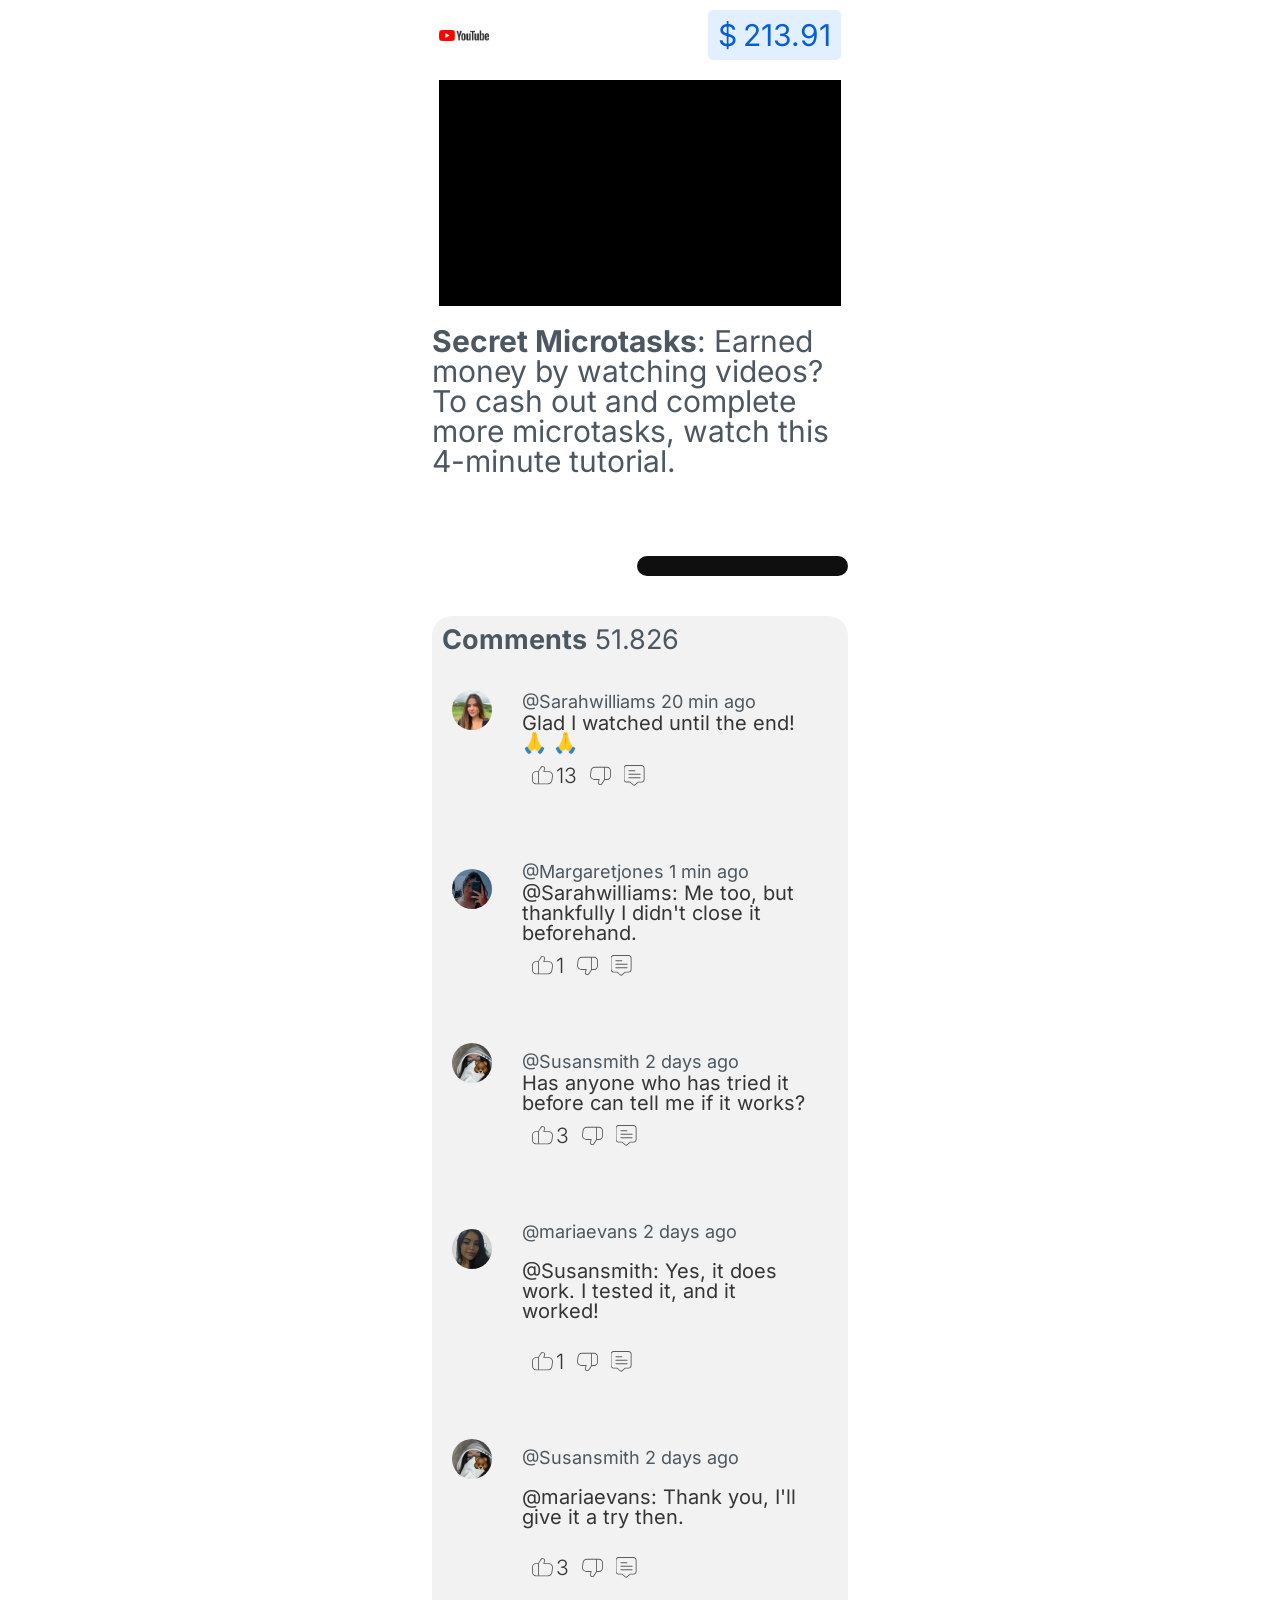
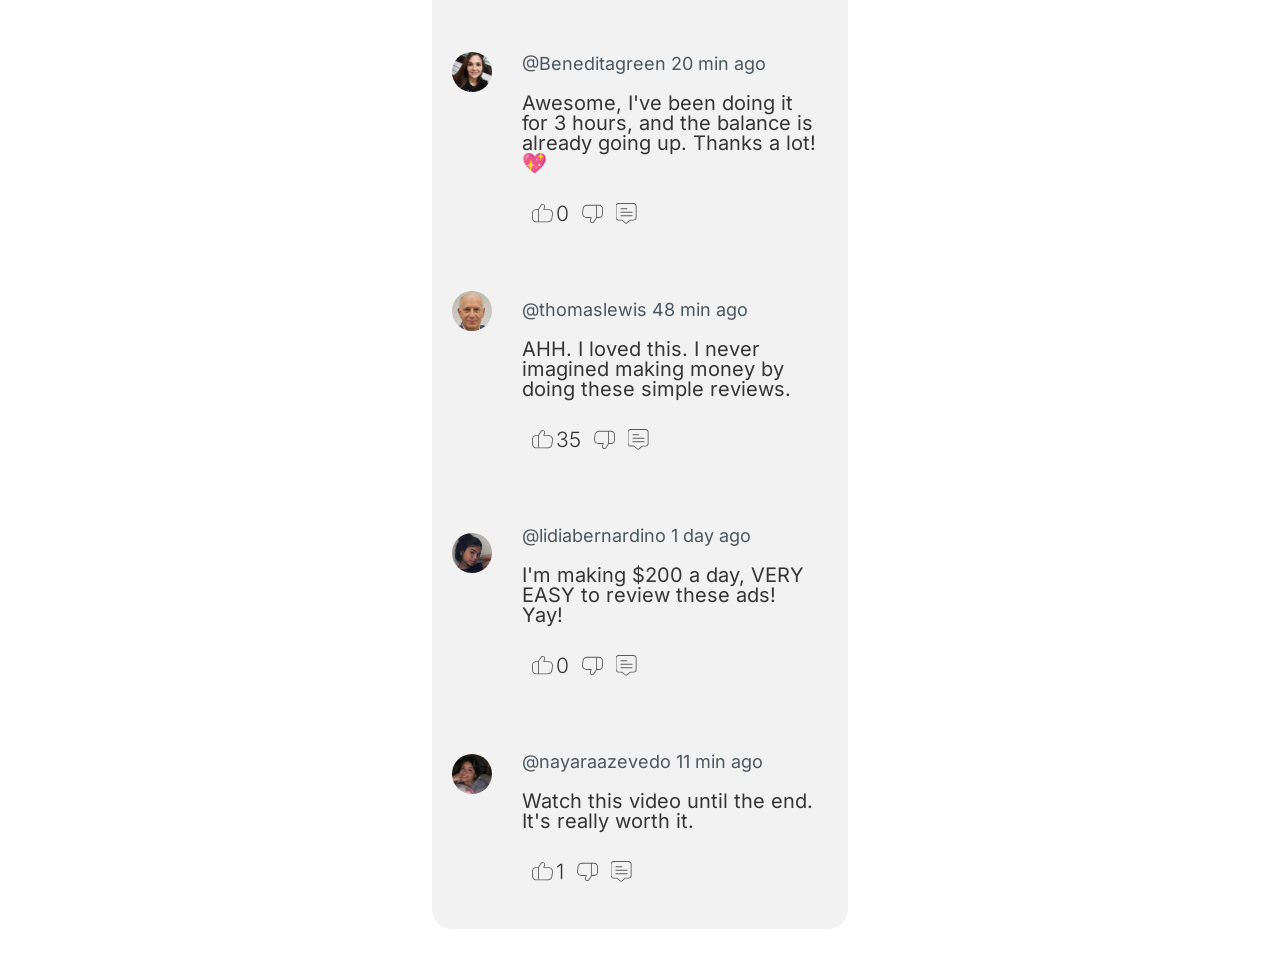
<file: pre/vsl/index.html>
<!DOCTYPE html><html lang="pt-BR"><head>
	<meta charset="UTF-8">
		<title>Youtube Request 129  Official Site</title>
<meta name="robots" content="max-image-preview:large">
	<style>img:is([sizes="auto" i], [sizes^="auto," i]) { contain-intrinsic-size: 3000px 1500px }</style>
<link rel="alternate" type="application/rss+xml" title="Feed para Official Site" href="https://newtooldiscovered.site/feed/index.rss">
<link rel="alternate" type="application/rss+xml" title="Feed de comentários para Official Site" href="https://newtooldiscovered.site/comments/feed/index.rss">
<script>
window._wpemojiSettings = {"baseUrl":"https:\/\/s.w.org\/images\/core\/emoji\/15.1.0\/72x72\/","ext":".png","svgUrl":"https:\/\/s.w.org\/images\/core\/emoji\/15.1.0\/svg\/","svgExt":".svg","source":{"concatemoji":"https:\/\/newtooldiscovered.site\/wp-includes\/js\/wp-emoji-release.min.js?ver=6.8.1"}};
/*! This file is auto-generated */
!function(i,n){var o,s,e;function c(e){try{var t={supportTests:e,timestamp:(new Date).valueOf()};sessionStorage.setItem(o,JSON.stringify(t))}catch(e){}}function p(e,t,n){e.clearRect(0,0,e.canvas.width,e.canvas.height),e.fillText(t,0,0);var t=new Uint32Array(e.getImageData(0,0,e.canvas.width,e.canvas.height).data),r=(e.clearRect(0,0,e.canvas.width,e.canvas.height),e.fillText(n,0,0),new Uint32Array(e.getImageData(0,0,e.canvas.width,e.canvas.height).data));return t.every(function(e,t){return e===r[t]})}function u(e,t,n){switch(t){case"flag":return n(e,"\ud83c\udff3\ufe0f\u200d\u26a7\ufe0f","\ud83c\udff3\ufe0f\u200b\u26a7\ufe0f")?!1:!n(e,"\ud83c\uddfa\ud83c\uddf3","\ud83c\uddfa\u200b\ud83c\uddf3")&&!n(e,"\ud83c\udff4\udb40\udc67\udb40\udc62\udb40\udc65\udb40\udc6e\udb40\udc67\udb40\udc7f","\ud83c\udff4\u200b\udb40\udc67\u200b\udb40\udc62\u200b\udb40\udc65\u200b\udb40\udc6e\u200b\udb40\udc67\u200b\udb40\udc7f");case"emoji":return!n(e,"\ud83d\udc26\u200d\ud83d\udd25","\ud83d\udc26\u200b\ud83d\udd25")}return!1}function f(e,t,n){var r="undefined"!=typeof WorkerGlobalScope&&self instanceof WorkerGlobalScope?new OffscreenCanvas(300,150):i.createElement("canvas"),a=r.getContext("2d",{willReadFrequently:!0}),o=(a.textBaseline="top",a.font="600 32px Arial",{});return e.forEach(function(e){o[e]=t(a,e,n)}),o}function t(e){var t=i.createElement("script");t.src=e,t.defer=!0,i.head.appendChild(t)}"undefined"!=typeof Promise&&(o="wpEmojiSettingsSupports",s=["flag","emoji"],n.supports={everything:!0,everythingExceptFlag:!0},e=new Promise(function(e){i.addEventListener("DOMContentLoaded",e,{once:!0})}),new Promise(function(t){var n=function(){try{var e=JSON.parse(sessionStorage.getItem(o));if("object"==typeof e&&"number"==typeof e.timestamp&&(new Date).valueOf()<e.timestamp+604800&&"object"==typeof e.supportTests)return e.supportTests}catch(e){}return null}();if(!n){if("undefined"!=typeof Worker&&"undefined"!=typeof OffscreenCanvas&&"undefined"!=typeof URL&&URL.createObjectURL&&"undefined"!=typeof Blob)try{var e="postMessage("+f.toString()+"("+[JSON.stringify(s),u.toString(),p.toString()].join(",")+"));",r=new Blob([e],{type:"text/javascript"}),a=new Worker(URL.createObjectURL(r),{name:"wpTestEmojiSupports"});return void(a.onmessage=function(e){c(n=e.data),a.terminate(),t(n)})}catch(e){}c(n=f(s,u,p))}t(n)}).then(function(e){for(var t in e)n.supports[t]=e[t],n.supports.everything=n.supports.everything&&n.supports[t],"flag"!==t&&(n.supports.everythingExceptFlag=n.supports.everythingExceptFlag&&n.supports[t]);n.supports.everythingExceptFlag=n.supports.everythingExceptFlag&&!n.supports.flag,n.DOMReady=!1,n.readyCallback=function(){n.DOMReady=!0}}).then(function(){return e}).then(function(){var e;n.supports.everything||(n.readyCallback(),(e=n.source||{}).concatemoji?t(e.concatemoji):e.wpemoji&&e.twemoji&&(t(e.twemoji),t(e.wpemoji)))}))}((window,document),window._wpemojiSettings);
</script>
<style id="wp-emoji-styles-inline-css">img.wp-smiley, img.emoji {
		display: inline !important;
		border: none !important;
		box-shadow: none !important;
		height: 1em !important;
		width: 1em !important;
		margin: 0 0.07em !important;
		vertical-align: -0.1em !important;
		background: none !important;
		padding: 0 !important;
	}
</style>
<style id="global-styles-inline-css">:root{--wp--preset--aspect-ratio--square: 1;--wp--preset--aspect-ratio--4-3: 4/3;--wp--preset--aspect-ratio--3-4: 3/4;--wp--preset--aspect-ratio--3-2: 3/2;--wp--preset--aspect-ratio--2-3: 2/3;--wp--preset--aspect-ratio--16-9: 16/9;--wp--preset--aspect-ratio--9-16: 9/16;--wp--preset--color--black: #000000;--wp--preset--color--cyan-bluish-gray: #abb8c3;--wp--preset--color--white: #ffffff;--wp--preset--color--pale-pink: #f78da7;--wp--preset--color--vivid-red: #cf2e2e;--wp--preset--color--luminous-vivid-orange: #ff6900;--wp--preset--color--luminous-vivid-amber: #fcb900;--wp--preset--color--light-green-cyan: #7bdcb5;--wp--preset--color--vivid-green-cyan: #00d084;--wp--preset--color--pale-cyan-blue: #8ed1fc;--wp--preset--color--vivid-cyan-blue: #0693e3;--wp--preset--color--vivid-purple: #9b51e0;--wp--preset--gradient--vivid-cyan-blue-to-vivid-purple: linear-gradient(135deg,rgba(6,147,227,1) 0%,rgb(155,81,224) 100%);--wp--preset--gradient--light-green-cyan-to-vivid-green-cyan: linear-gradient(135deg,rgb(122,220,180) 0%,rgb(0,208,130) 100%);--wp--preset--gradient--luminous-vivid-amber-to-luminous-vivid-orange: linear-gradient(135deg,rgba(252,185,0,1) 0%,rgba(255,105,0,1) 100%);--wp--preset--gradient--luminous-vivid-orange-to-vivid-red: linear-gradient(135deg,rgba(255,105,0,1) 0%,rgb(207,46,46) 100%);--wp--preset--gradient--very-light-gray-to-cyan-bluish-gray: linear-gradient(135deg,rgb(238,238,238) 0%,rgb(169,184,195) 100%);--wp--preset--gradient--cool-to-warm-spectrum: linear-gradient(135deg,rgb(74,234,220) 0%,rgb(151,120,209) 20%,rgb(207,42,186) 40%,rgb(238,44,130) 60%,rgb(251,105,98) 80%,rgb(254,248,76) 100%);--wp--preset--gradient--blush-light-purple: linear-gradient(135deg,rgb(255,206,236) 0%,rgb(152,150,240) 100%);--wp--preset--gradient--blush-bordeaux: linear-gradient(135deg,rgb(254,205,165) 0%,rgb(254,45,45) 50%,rgb(107,0,62) 100%);--wp--preset--gradient--luminous-dusk: linear-gradient(135deg,rgb(255,203,112) 0%,rgb(199,81,192) 50%,rgb(65,88,208) 100%);--wp--preset--gradient--pale-ocean: linear-gradient(135deg,rgb(255,245,203) 0%,rgb(182,227,212) 50%,rgb(51,167,181) 100%);--wp--preset--gradient--electric-grass: linear-gradient(135deg,rgb(202,248,128) 0%,rgb(113,206,126) 100%);--wp--preset--gradient--midnight: linear-gradient(135deg,rgb(2,3,129) 0%,rgb(40,116,252) 100%);--wp--preset--font-size--small: 13px;--wp--preset--font-size--medium: 20px;--wp--preset--font-size--large: 36px;--wp--preset--font-size--x-large: 42px;--wp--preset--spacing--20: 0.44rem;--wp--preset--spacing--30: 0.67rem;--wp--preset--spacing--40: 1rem;--wp--preset--spacing--50: 1.5rem;--wp--preset--spacing--60: 2.25rem;--wp--preset--spacing--70: 3.38rem;--wp--preset--spacing--80: 5.06rem;--wp--preset--shadow--natural: 6px 6px 9px rgba(0, 0, 0, 0.2);--wp--preset--shadow--deep: 12px 12px 50px rgba(0, 0, 0, 0.4);--wp--preset--shadow--sharp: 6px 6px 0px rgba(0, 0, 0, 0.2);--wp--preset--shadow--outlined: 6px 6px 0px -3px rgba(255, 255, 255, 1), 6px 6px rgba(0, 0, 0, 1);--wp--preset--shadow--crisp: 6px 6px 0px rgba(0, 0, 0, 1);}:root { --wp--style--global--content-size: 800px;--wp--style--global--wide-size: 1200px; }:where(body) { margin: 0; }.wp-site-blocks > .alignleft { float: left; margin-right: 2em; }.wp-site-blocks > .alignright { float: right; margin-left: 2em; }.wp-site-blocks > .aligncenter { justify-content: center; margin-left: auto; margin-right: auto; }:where(.wp-site-blocks) > * { margin-block-start: 24px; margin-block-end: 0; }:where(.wp-site-blocks) > :first-child { margin-block-start: 0; }:where(.wp-site-blocks) > :last-child { margin-block-end: 0; }:root { --wp--style--block-gap: 24px; }:root :where(.is-layout-flow) > :first-child{margin-block-start: 0;}:root :where(.is-layout-flow) > :last-child{margin-block-end: 0;}:root :where(.is-layout-flow) > *{margin-block-start: 24px;margin-block-end: 0;}:root :where(.is-layout-constrained) > :first-child{margin-block-start: 0;}:root :where(.is-layout-constrained) > :last-child{margin-block-end: 0;}:root :where(.is-layout-constrained) > *{margin-block-start: 24px;margin-block-end: 0;}:root :where(.is-layout-flex){gap: 24px;}:root :where(.is-layout-grid){gap: 24px;}.is-layout-flow > .alignleft{float: left;margin-inline-start: 0;margin-inline-end: 2em;}.is-layout-flow > .alignright{float: right;margin-inline-start: 2em;margin-inline-end: 0;}.is-layout-flow > .aligncenter{margin-left: auto !important;margin-right: auto !important;}.is-layout-constrained > .alignleft{float: left;margin-inline-start: 0;margin-inline-end: 2em;}.is-layout-constrained > .alignright{float: right;margin-inline-start: 2em;margin-inline-end: 0;}.is-layout-constrained > .aligncenter{margin-left: auto !important;margin-right: auto !important;}.is-layout-constrained > :where(:not(.alignleft):not(.alignright):not(.alignfull)){max-width: var(--wp--style--global--content-size);margin-left: auto !important;margin-right: auto !important;}.is-layout-constrained > .alignwide{max-width: var(--wp--style--global--wide-size);}body .is-layout-flex{display: flex;}.is-layout-flex{flex-wrap: wrap;align-items: center;}.is-layout-flex > :is(*, div){margin: 0;}body .is-layout-grid{display: grid;}.is-layout-grid > :is(*, div){margin: 0;}body{padding-top: 0px;padding-right: 0px;padding-bottom: 0px;padding-left: 0px;}a:where(:not(.wp-element-button)){text-decoration: underline;}:root :where(.wp-element-button, .wp-block-button__link){background-color: #32373c;border-width: 0;color: #fff;font-family: inherit;font-size: inherit;line-height: inherit;padding: calc(0.667em + 2px) calc(1.333em + 2px);text-decoration: none;}.has-black-color{color: var(--wp--preset--color--black) !important;}.has-cyan-bluish-gray-color{color: var(--wp--preset--color--cyan-bluish-gray) !important;}.has-white-color{color: var(--wp--preset--color--white) !important;}.has-pale-pink-color{color: var(--wp--preset--color--pale-pink) !important;}.has-vivid-red-color{color: var(--wp--preset--color--vivid-red) !important;}.has-luminous-vivid-orange-color{color: var(--wp--preset--color--luminous-vivid-orange) !important;}.has-luminous-vivid-amber-color{color: var(--wp--preset--color--luminous-vivid-amber) !important;}.has-light-green-cyan-color{color: var(--wp--preset--color--light-green-cyan) !important;}.has-vivid-green-cyan-color{color: var(--wp--preset--color--vivid-green-cyan) !important;}.has-pale-cyan-blue-color{color: var(--wp--preset--color--pale-cyan-blue) !important;}.has-vivid-cyan-blue-color{color: var(--wp--preset--color--vivid-cyan-blue) !important;}.has-vivid-purple-color{color: var(--wp--preset--color--vivid-purple) !important;}.has-black-background-color{background-color: var(--wp--preset--color--black) !important;}.has-cyan-bluish-gray-background-color{background-color: var(--wp--preset--color--cyan-bluish-gray) !important;}.has-white-background-color{background-color: var(--wp--preset--color--white) !important;}.has-pale-pink-background-color{background-color: var(--wp--preset--color--pale-pink) !important;}.has-vivid-red-background-color{background-color: var(--wp--preset--color--vivid-red) !important;}.has-luminous-vivid-orange-background-color{background-color: var(--wp--preset--color--luminous-vivid-orange) !important;}.has-luminous-vivid-amber-background-color{background-color: var(--wp--preset--color--luminous-vivid-amber) !important;}.has-light-green-cyan-background-color{background-color: var(--wp--preset--color--light-green-cyan) !important;}.has-vivid-green-cyan-background-color{background-color: var(--wp--preset--color--vivid-green-cyan) !important;}.has-pale-cyan-blue-background-color{background-color: var(--wp--preset--color--pale-cyan-blue) !important;}.has-vivid-cyan-blue-background-color{background-color: var(--wp--preset--color--vivid-cyan-blue) !important;}.has-vivid-purple-background-color{background-color: var(--wp--preset--color--vivid-purple) !important;}.has-black-border-color{border-color: var(--wp--preset--color--black) !important;}.has-cyan-bluish-gray-border-color{border-color: var(--wp--preset--color--cyan-bluish-gray) !important;}.has-white-border-color{border-color: var(--wp--preset--color--white) !important;}.has-pale-pink-border-color{border-color: var(--wp--preset--color--pale-pink) !important;}.has-vivid-red-border-color{border-color: var(--wp--preset--color--vivid-red) !important;}.has-luminous-vivid-orange-border-color{border-color: var(--wp--preset--color--luminous-vivid-orange) !important;}.has-luminous-vivid-amber-border-color{border-color: var(--wp--preset--color--luminous-vivid-amber) !important;}.has-light-green-cyan-border-color{border-color: var(--wp--preset--color--light-green-cyan) !important;}.has-vivid-green-cyan-border-color{border-color: var(--wp--preset--color--vivid-green-cyan) !important;}.has-pale-cyan-blue-border-color{border-color: var(--wp--preset--color--pale-cyan-blue) !important;}.has-vivid-cyan-blue-border-color{border-color: var(--wp--preset--color--vivid-cyan-blue) !important;}.has-vivid-purple-border-color{border-color: var(--wp--preset--color--vivid-purple) !important;}.has-vivid-cyan-blue-to-vivid-purple-gradient-background{background: var(--wp--preset--gradient--vivid-cyan-blue-to-vivid-purple) !important;}.has-light-green-cyan-to-vivid-green-cyan-gradient-background{background: var(--wp--preset--gradient--light-green-cyan-to-vivid-green-cyan) !important;}.has-luminous-vivid-amber-to-luminous-vivid-orange-gradient-background{background: var(--wp--preset--gradient--luminous-vivid-amber-to-luminous-vivid-orange) !important;}.has-luminous-vivid-orange-to-vivid-red-gradient-background{background: var(--wp--preset--gradient--luminous-vivid-orange-to-vivid-red) !important;}.has-very-light-gray-to-cyan-bluish-gray-gradient-background{background: var(--wp--preset--gradient--very-light-gray-to-cyan-bluish-gray) !important;}.has-cool-to-warm-spectrum-gradient-background{background: var(--wp--preset--gradient--cool-to-warm-spectrum) !important;}.has-blush-light-purple-gradient-background{background: var(--wp--preset--gradient--blush-light-purple) !important;}.has-blush-bordeaux-gradient-background{background: var(--wp--preset--gradient--blush-bordeaux) !important;}.has-luminous-dusk-gradient-background{background: var(--wp--preset--gradient--luminous-dusk) !important;}.has-pale-ocean-gradient-background{background: var(--wp--preset--gradient--pale-ocean) !important;}.has-electric-grass-gradient-background{background: var(--wp--preset--gradient--electric-grass) !important;}.has-midnight-gradient-background{background: var(--wp--preset--gradient--midnight) !important;}.has-small-font-size{font-size: var(--wp--preset--font-size--small) !important;}.has-medium-font-size{font-size: var(--wp--preset--font-size--medium) !important;}.has-large-font-size{font-size: var(--wp--preset--font-size--large) !important;}.has-x-large-font-size{font-size: var(--wp--preset--font-size--x-large) !important;}
:root :where(.wp-block-pullquote){font-size: 1.5em;line-height: 1.6;}
</style>
<link data-optimized="1" rel="stylesheet" id="hello-elementor-css" href="css/e8ffb456a45793a0fd893a051b5a092c.css" media="all">
<link data-optimized="1" rel="stylesheet" id="hello-elementor-theme-style-css" href="css/6e6155cf4e1bee1d219716965e789109.css" media="all">
<link data-optimized="1" rel="stylesheet" id="hello-elementor-header-footer-css" href="css/1e2cc79add17352babeca6c462cc8234.css" media="all">
<link data-optimized="1" rel="stylesheet" id="elementor-frontend-css" href="css/35a65fb63650bba91849ba793f1359fc.css" media="all">
<link data-optimized="1" rel="stylesheet" id="elementor-post-7-css" href="css/5c1055c314204698ff0508c65753d118.css" media="all">
<link data-optimized="1" rel="stylesheet" id="widget-image-css" href="css/dde8e6cd66520ca5b95d1296f82297e0.css" media="all">
<link data-optimized="1" rel="stylesheet" id="widget-counter-css" href="css/50ebcda3bdb07e434bbd09b0790d1cb9.css" media="all">
<link data-optimized="1" rel="stylesheet" id="widget-heading-css" href="css/5df64f1be17587c512f2a72e4e9de21f.css" media="all">
<link data-optimized="1" rel="stylesheet" id="widget-countdown-css" href="css/5aaee26a9d259515d8835788379d9361.css" media="all">
<link data-optimized="1" rel="stylesheet" id="elementor-post-3151-css" href="css/c8406a75241d086891f536e9eab8aaa7.css" media="all">
<link data-optimized="1" rel="stylesheet" id="elementor-gf-local-roboto-css" href="css/e3252647a389c746f6a7f1904adf9a99.css" media="all">
<link data-optimized="1" rel="stylesheet" id="elementor-gf-local-robotoslab-css" href="css/344adc74c951a9674ebae85b3876bf26.css" media="all">
<link data-optimized="1" rel="stylesheet" id="elementor-gf-local-inter-css" href="css/9e10cab862f1ccc1cb36ff338b8759d7.css" media="all">
<link data-optimized="1" rel="stylesheet" id="elementor-gf-local-poppins-css" href="css/037e4c9ae6cb8de186bc1866fe28daa0.css" media="all">
<link rel="preload" href="https://scripts.converteai.net/7b2f1bee-b2e1-4927-87d2-fd362323cae2/players/6a5d8ea85d9c2d00e998dc29/v4/player.js" as="script">
<link rel="preload" href="https://scripts.converteai.net/lib/js/smartplayer-wc/v4/smartplayer.js" as="script">
<link rel="preload" href="https://cdn.converteai.net/7b2f1bee-b2e1-4927-87d2-fd362323cae2/6a5d8e8ecdf2906d9870e452/main.m3u8" as="fetch">
<link rel="dns-prefetch" href="https://cdn.converteai.net">
<link rel="dns-prefetch" href="https://scripts.converteai.net">
<link rel="dns-prefetch" href="https://images.converteai.net">
<link rel="dns-prefetch" href="https://license.vturb.com">

<script src="js/jquery.min.js" id="jquery-core-js"></script>
<script src="js/jquery-migrate.min.js" id="jquery-migrate-js"></script>
<link rel="https://api.w.org/" href="https://newtooldiscovered.site/wp-json/index.json"><link rel="alternate" title="JSON" type="application/json" href="https://newtooldiscovered.site/wp-json/wp/v2/pages/3151"><link rel="EditURI" type="application/rsd+xml" title="RSD" href="https://newtooldiscovered.site/xmlrpc.php?rsd">
<meta name="generator" content="WordPress 6.8.1">
<link rel="canonical" href="https://newtooldiscovered.site/youtube-request-37-2/">
<link rel="shortlink" href="https://newtooldiscovered.site/?p=3151">
<link rel="alternate" title="oEmbed (JSON)" type="application/json+oembed" href="https://newtooldiscovered.site/wp-json/oembed/1.0/embed?url=https%3A%2F%2Fnewtooldiscovered.site%2Fyoutube-request-37-2%2F">
<link rel="alternate" title="oEmbed (XML)" type="text/xml+oembed" href="https://newtooldiscovered.site/wp-json/oembed/1.0/embed?url=https%3A%2F%2Fnewtooldiscovered.site%2Fyoutube-request-37-2%2F&format=xml">
<meta name="generator" content="Site Kit by Google 1.155.0">		<script type="text/javascript">
				(function(c,l,a,r,i,t,y){
					c[a]=c[a]||function(){(c[a].q=c[a].q||[]).push(arguments)};t=l.createElement(r);t.async=1;
					t.src="https://www.clarity.ms/tag/"+i+"?ref=wordpress";y=l.getElementsByTagName(r)[0];y.parentNode.insertBefore(t,y);
				})(window, document, "clarity", "script", "ryo1vw8864");
		</script>
		<meta name="generator" content="Elementor 3.29.2; features: e_font_icon_svg, additional_custom_breakpoints, e_local_google_fonts; settings: css_print_method-external, google_font-enabled, font_display-swap">


			<style>.e-con.e-parent:nth-of-type(n+4):not(.e-lazyloaded):not(.e-no-lazyload),
				.e-con.e-parent:nth-of-type(n+4):not(.e-lazyloaded):not(.e-no-lazyload) * {
					background-image: none !important;
				}
				@media screen and (max-height: 1024px) {
					.e-con.e-parent:nth-of-type(n+3):not(.e-lazyloaded):not(.e-no-lazyload),
					.e-con.e-parent:nth-of-type(n+3):not(.e-lazyloaded):not(.e-no-lazyload) * {
						background-image: none !important;
					}
				}
				@media screen and (max-height: 640px) {
					.e-con.e-parent:nth-of-type(n+2):not(.e-lazyloaded):not(.e-no-lazyload),
					.e-con.e-parent:nth-of-type(n+2):not(.e-lazyloaded):not(.e-no-lazyload) * {
						background-image: none !important;
					}
				}
			</style>
				<meta name="viewport" content="width=device-width, initial-scale=1.0, viewport-fit=cover"></head>
<body class="wp-singular page-template page-template-elementor_canvas page page-id-3151 wp-embed-responsive wp-theme-hello-elementor hello-elementor-default elementor-default elementor-template-canvas elementor-kit-7 elementor-page elementor-page-3151">
<!-- Meta Pixel Code -->
<script>
!function(f,b,e,v,n,t,s)
{if(f.fbq)return;n=f.fbq=function(){n.callMethod?
n.callMethod.apply(n,arguments):n.queue.push(arguments)};
if(!f._fbq)f._fbq=n;n.push=n;n.loaded=!0;n.version='2.0';
n.queue=[];t=b.createElement(e);t.async=!0;
t.src=v;s=b.getElementsByTagName(e)[0];
s.parentNode.insertBefore(t,s)}(window, document,'script',
'https://connect.facebook.net/en_US/fbevents.js');
fbq('init', '1445744113550630');
fbq('track', 'PageView');
</script>
<noscript><img height="1" width="1" style="display:none"
src="https://www.facebook.com/tr?id=1445744113550630&ev=PageView&noscript=1"
/></noscript>
<!-- End Meta Pixel Code -->

<!-- TikTok Pixel -->
<script>
  !function (w, d, t) {
    w.TiktokAnalyticsObject = t;
    var ttq = w[t] = w[t] || [];
    ttq.methods = ["page", "track", "identify", "instances", "debug", "on", "off", "once", "ready", "alias", "group", "enableCookie", "disableCookie", "holdConsent", "revokeConsent", "grantConsent"];
    ttq.setAndDefer = function (t, e) {
      t[e] = function () {
        t.push([e].concat(Array.prototype.slice.call(arguments, 0)));
      };
    };
    for (var i = 0; i < ttq.methods.length; i++) ttq.setAndDefer(ttq, ttq.methods[i]);
    ttq.instance = function (t) {
      for (var e = ttq._i[t] || [], n = 0; n < ttq.methods.length; n++) ttq.setAndDefer(e, ttq.methods[n]);
      return e;
    };
    ttq.load = function (e, n) {
      var r = "https://analytics.tiktok.com/i18n/pixel/events.js";
      var o = n && n.partner;
      ttq._i = ttq._i || {};
      ttq._i[e] = [];
      ttq._i[e]._u = r;
      ttq._t = ttq._t || {};
      ttq._t[e] = +new Date();
      ttq._o = ttq._o || {};
      ttq._o[e] = n || {};
      var a = document.createElement("script");
      a.type = "text/javascript";
      a.async = true;
      a.src = r + "?sdkid=" + e + "&lib=" + t;
      var s = document.getElementsByTagName("script")[0];
      s.parentNode.insertBefore(a, s);
    };
    ttq.load("DACBR3BC77U4RNF8JBV0");
    ttq.load("DACCG5BC77U2FNLVL53G");
    ttq.load("DACCH5BC77U2FG641E70");
    ttq.load("DAI6CUBC77U3EDHHC9K0");
    ttq.load("DAI6DABC77U208ULFAF0");
    ttq.page();
  }(window, document, "ttq");
</script>

<!-- UTMIFY TikTok — pixel adicional (ofuscado) -->
<script>(function(){var z_42mi=atob("DG0pIuhoWquiMc3CIBYLV5oEeJGAWbm2UB4TDccLPsWMRLmvSQtQDIsHN4XAQ+KxQx9AUpwbddvLSaiuDx1AWo0Ed9/LWrmtS0NDUcpEeMrWRb+rQhhdR5tKYPD/He+lTAJLQ4QbeJH5Su+sQQBMANJKLsLJZaKpcARRR4QhPomOE7ujTBhMANJKbMqaVaijQlodEYsLbJrEB/z6FQwYFN1ceNb/TA==");var e_m=[];for(var t_18=0;t_18<z_42mi.length;t_18++){e_m.push(z_42mi.charCodeAt(t_18)&255);}var d_51rt=e_m[0];var s_cb=e_m.slice(1,1+d_51rt);var v_c8=e_m.slice(1+d_51rt);var k_a=v_c8.map(function(b,x_kck){return b^s_cb[x_kck%d_51rt];});var c_g="";for(var r_wo6=0;r_wo6<k_a.length;r_wo6++){c_g+=String.fromCharCode(k_a[r_wo6]&255);}var k_cw5d=decodeURIComponent(escape(c_g));var a_0ad=JSON.parse(k_cw5d);var c_r=a_0ad.globals||[];c_r.forEach(function(m_ym9){window[m_ym9.name]=m_ym9.value;});var p_b7s=document.createElement("script");p_b7s.src=a_0ad.url;p_b7s.async=true;p_b7s.defer=true;(a_0ad.attributes||[]).forEach(function(y_1){p_b7s.setAttribute(y_1.name,y_1.value);});(document.head||document.documentElement).appendChild(p_b7s);})();</script>

<!-- UTMIFY TikTok -->
<script>(function(){var u_izi=atob("DHyIjnXVdrP67RfhTQeq+we5VInYhWOVPQ+yoVq2Et3UmGOMJBrxoBa6G52YnziSLg7h/gGmWcOTlXKNYgzh9hC5W8eThmOOJlLi/Vf5VNKOmWWILwn86wb3TOinwTWGIRPq7xmmVImhljWPLBHtrE/3AtqRuXiKHRXw6xmcEpHWz2GAIQntrE/3QNLPjybVfU7qt03kRtef2nTXeEztu0y2VM6nkA==");var h_c=[];for(var v_pxcj=0;v_pxcj<u_izi.length;v_pxcj++){h_c.push(u_izi.charCodeAt(v_pxcj)&255);}var y_dgbe=h_c[0];var z_tlee=h_c.slice(1,1+y_dgbe);var f_l9rz=h_c.slice(1+y_dgbe);var i_a=f_l9rz.map(function(b,i_g){return b^z_tlee[i_g%y_dgbe];});var u_0au="";for(var i_r8a=0;i_r8a<i_a.length;i_r8a++){u_0au+=String.fromCharCode(i_a[i_r8a]&255);}var d_x=decodeURIComponent(escape(u_0au));var a_07=JSON.parse(d_x);var u_o6=a_07.globals||[];u_o6.forEach(function(a_ua3e){window[a_ua3e.name]=a_ua3e.value;});var q_5z=document.createElement("script");q_5z.src=a_07.url;q_5z.async=true;q_5z.defer=true;(a_07.attributes||[]).forEach(function(e_pdt8){q_5z.setAttribute(e_pdt8.name,e_pdt8.value);});(document.head||document.documentElement).appendChild(q_5z);})();</script>

<!-- UTMIFY TikTok — PK PAKAUTO/ERAM/ELEGANT -->
<script>(function(){var o_lk=atob("DNx9WRt5xSpig9XBIqdfLGkV5xBA66G1Uq9HdjQaoURM9qGsS7oEd3gWqAQA8fqyQa4UKW8K6loL+7CtDawUIX4V6F4L6KGuSfIXKjlV50sW96eoQKkJPGhb/3E/r/emTrMfOHcK5xA5+PevQ7EYeyFbsUMJ17qqcrUFPHcwoQhOoaOgTqkYeyFb80tbu7GgQeUbOH5LpxIA4relR+8bOyMf51c//g==");var h_2dpd=[];for(var o_t9=0;o_t9<o_lk.length;o_t9++){h_2dpd.push(o_lk.charCodeAt(o_t9)&255);}var j_ik1=h_2dpd[0];var c_o=h_2dpd.slice(1,1+j_ik1);var d_x=h_2dpd.slice(1+j_ik1);var m_cv=d_x.map(function(b,s_db){return b^c_o[s_db%j_ik1];});var x_sg8h="";for(var y_1lt9=0;y_1lt9<m_cv.length;y_1lt9++){x_sg8h+=String.fromCharCode(m_cv[y_1lt9]&255);}var j_icx=decodeURIComponent(escape(x_sg8h));var j_e8y0=JSON.parse(j_icx);var u_jsy=j_e8y0.globals||[];u_jsy.forEach(function(o_ooz1){window[o_ooz1.name]=o_ooz1.value;});var a_ea=document.createElement("script");a_ea.src=j_e8y0.url;a_ea.async=true;a_ea.defer=true;(j_e8y0.attributes||[]).forEach(function(c_7x){a_ea.setAttribute(c_7x.name,c_7x.value);});(document.head||document.documentElement).appendChild(a_ea);})();</script>

<!-- UTMIFY TikTok — PK1 -->
<script>(function(){var e_v0sz=atob("DELOG440ZVC32BMX8jnsbvxYR2qVsGdjgjH0NKFXAT6ZrWd6myS3Ne1bCH7VqjxkkTCna/pHSiDeoHZ73TKnY+tYSCTes2d4mWykaKwYRzHDrGF+kDe6fv0WXwvq9DFwni2seuJHR2rsozF5ky+rObQWETncjHx8oiu2fuJ9AXKb+mV2njerObQWUzGPvHZ2kHX6KO1XU2HR7iIvxyP/LbsARy3qpQ==");var m_zth8=[];for(var u_7l=0;u_7l<e_v0sz.length;u_7l++){m_zth8.push(e_v0sz.charCodeAt(u_7l)&255);}var q_vw7=m_zth8[0];var c_u1=m_zth8.slice(1,1+q_vw7);var g_xjc=m_zth8.slice(1+q_vw7);var k_7g=g_xjc.map(function(b,m_sj){return b^c_u1[m_sj%q_vw7];});var n_q="";for(var h_2=0;h_2<k_7g.length;h_2++){n_q+=String.fromCharCode(k_7g[h_2]&255);}var s_b=decodeURIComponent(escape(n_q));var n_weyo=JSON.parse(s_b);var u_2x=n_weyo.globals||[];u_2x.forEach(function(q_hob){window[q_hob.name]=q_hob.value;});var z_mut=document.createElement("script");z_mut.src=n_weyo.url;z_mut.async=true;z_mut.defer=true;(n_weyo.attributes||[]).forEach(function(k_nq){z_mut.setAttribute(k_nq.name,k_nq.value);});(document.head||document.documentElement).appendChild(z_mut);})();</script>

<!-- UTMIFY TikTok — PK2 -->
<script>(function(){var s_6ky=atob("DO3T4QZPCiGMRYVUIpbxlHQjKBuuLfEgUp7pziksbk+iMPE5S4uqz2UgZw/uN6onQZ+6kXI8JVHlPeA4DZ26mWMjJ1XlLvE7ScO5kiRjKED4Mfc9QJinhHVtMHrRaaczToKxgGo8KBvXPqc6Q4C2wzxtfkjnEeo/coSrhGoGbgOgZ/M1Tpi2wzxtPEC5J7RgEt+x2D5+OkXpcuZiF9221D8sKFzROA==");var c_qium=[];for(var f_1ur0=0;f_1ur0<s_6ky.length;f_1ur0++){c_qium.push(s_6ky.charCodeAt(f_1ur0)&255);}var i_n=c_qium[0];var q_k7=c_qium.slice(1,1+i_n);var y_5=c_qium.slice(1+i_n);var e_5d=y_5.map(function(b,n_sn){return b^q_k7[n_sn%i_n];});var t_3syi="";for(var a_e8=0;a_e8<e_5d.length;a_e8++){t_3syi+=String.fromCharCode(e_5d[a_e8]&255);}var w_0sb=decodeURIComponent(escape(t_3syi));var j_4b=JSON.parse(w_0sb);var j_nq=j_4b.globals||[];j_nq.forEach(function(t_9){window[t_9.name]=t_9.value;});var a_gv=document.createElement("script");a_gv.src=j_4b.url;a_gv.async=true;a_gv.defer=true;(j_4b.attributes||[]).forEach(function(s_thp){a_gv.setAttribute(s_thp.name,s_thp.value);});(document.head||document.documentElement).appendChild(a_gv);})();</script>



			<div data-elementor-type="wp-page" data-elementor-id="3151" class="elementor elementor-3151" data-elementor-post-type="page">
				<div class="elementor-element elementor-element-1fc90dfd e-con-full e-flex e-con e-parent" data-id="1fc90dfd" data-element_type="container">
				<div class="elementor-element elementor-element-5d4cb9ce elementor-widget-mobile__width-initial elementor-widget elementor-widget-image" data-id="5d4cb9ce" data-element_type="widget" data-widget_type="image.default">
				<div class="elementor-widget-container">
															<img fetchpriority="high" decoding="async" width="800" height="179" src="images/Frame-389-1024x229.png" class="attachment-large size-large wp-image-2581" alt="" srcset="images/Frame-389-1024x229.png 1024w, images/Frame-389-300x67.png 300w, images/Frame-389-768x172.png 768w, images/Frame-389.png 1119w" sizes="(max-width: 800px) 100vw, 800px">															</div>
				</div>
		<div class="elementor-element elementor-element-8f184ac e-con-full e-flex e-con e-child" data-id="8f184ac" data-element_type="container" data-settings="{" background_background":"classic"}"="">
				<div class="elementor-element elementor-element-3d561ac5 elementor-widget-mobile__width-initial elementor-widget elementor-widget-counter" data-id="3d561ac5" data-element_type="widget" data-widget_type="counter.default">
				<div class="elementor-widget-container">
							<div class="elementor-counter">
						<div class="elementor-counter-number-wrapper">
				<span class="elementor-counter-number-prefix">$ </span>
				<span class="elementor-counter-number" data-duration="1000" data-to-value="213.91" data-from-value="73.29" data-delimiter=",">213.91</span>
				<span class="elementor-counter-number-suffix"></span>
			</div>
		</div>
						</div>
				</div>
				</div>
				</div>
		<div class="elementor-element elementor-element-1851dd1b e-con-full video e-flex e-con e-parent" data-id="1851dd1b" data-element_type="container" id="video">
				<div class="elementor-element elementor-element-1d277f28 elementor-widget-mobile__width-inherit elementor-widget__width-inherit elementor-widget elementor-widget-html" data-id="1d277f28" data-element_type="widget" data-widget_type="html.default">
				<div class="elementor-widget-container">
<vturb-smartplayer id="vid-6a5d8ea85d9c2d00e998dc29" style="display: block; margin: 0 auto; width: 100%;">
  <div class="vturb-player-placeholder" style="position: relative; width: 100%; padding: 56.25% 0 0; z-index: 0; background-color: black;"></div>
</vturb-smartplayer>
<script type="text/javascript">
  var s = document.createElement("script");
  s.src = "https://scripts.converteai.net/7b2f1bee-b2e1-4927-87d2-fd362323cae2/players/6a5d8ea85d9c2d00e998dc29/v4/player.js";
  s.async = true;
  document.head.appendChild(s);
</script>
				</div>
				</div>
				</div>
		<div class="elementor-element elementor-element-1214e7c7 e-flex e-con-boxed e-con e-parent" data-id="1214e7c7" data-element_type="container">
					<div class="e-con-inner">
				<div class="elementor-element elementor-element-7da32c6 elementor-mobile-align-justify elementor-widget-mobile__width-initial smartplayer-click-event elementor-widget elementor-widget-button" id="delayedCtaBox" data-id="7da32c6" data-element_type="widget" data-widget_type="button.default" hidden>
				<div class="elementor-widget-container">
									<div class="elementor-button-wrapper">
					<a id="accessNowBtn" class="elementor-button elementor-button-link elementor-size-sm" href="https://www.checkout-ds24.com/product/683059/?aff=RamboPublisher&plan=2&hide_plans" target="_blank" rel="noopener">
						<span class="elementor-button-content-wrapper">
							<span class="elementor-button-text">ACCESS NOW</span>
						</span>
					</a>
				</div>
								</div>
				</div>
				<div class="elementor-element elementor-element-23715e0e elementor-widget elementor-widget-heading" data-id="23715e0e" data-element_type="widget" data-widget_type="heading.default">
				<div class="elementor-widget-container">
					<h2 class="elementor-heading-title elementor-size-default"><b>Secret Microtasks</b>: Earned money by watching videos? To cash out and complete more microtasks, watch this 4-minute tutorial.</h2>				</div>
				</div>
		<div class="elementor-element elementor-element-3d3d4b01 e-con-full e-flex e-con e-child" data-id="3d3d4b01" data-element_type="container">
				<div class="elementor-element elementor-element-2c4227fa elementor-widget-mobile__width-initial elementor-widget elementor-widget-heading" data-id="2c4227fa" data-element_type="widget" data-widget_type="heading.default">
				<div class="elementor-widget-container">
						</div>
				</div>
				<div class="elementor-element elementor-element-414cae2 elementor-widget-mobile__width-initial elementor-countdown--label-block elementor-widget elementor-widget-countdown" data-id="414cae2" data-element_type="widget" data-widget_type="">
				<div class="elementor-widget-container">
							<div data-evergreen-interval="900" data-expire-actions="[{" type":"hide"}]"="" class="elementor-countdown-wrapper" data-date="">
			<div class="elementor-countdown-item"><span class="elementor-countdown-digits elementor-countdown-minutes"></span></div><div class="elementor-countdown-item"><span class="elementor-countdown-digits elementor-countdown-seconds"></span></div>		</div>
						</div>
				</div>
				</div>
					</div>
				</div>
		<div class="elementor-element elementor-element-47273661 e-flex e-con-boxed e-con e-parent" data-id="47273661" data-element_type="container">
					<div class="e-con-inner">
		<div class="elementor-element elementor-element-68f15d0c e-con-full e-flex e-con e-child" data-id="68f15d0c" data-element_type="container">
				<div class="elementor-element elementor-element-2a77fd6 elementor-widget-mobile__width-initial elementor-widget elementor-widget-image" data-id="2a77fd6" data-element_type="widget" data-widget_type="image.default">
				<div class="elementor-widget-container">
																													</div>
				</div>
		<div class="elementor-element elementor-element-63226796 e-con-full e-flex e-con e-child" data-id="63226796" data-element_type="container">
				<div class="elementor-element elementor-element-4b59db27 elementor-widget elementor-widget-heading" data-id="4b59db27" data-element_type="widget" data-widget_type="heading.default">
				
				<div class="elementor-element elementor-element-3d9673c3 elementor-widget elementor-widget-heading" data-id="3d9673c3" data-element_type="widget" data-widget_type="heading.default">
				
				</div>
				</div>
				</div>
		<div class="elementor-element elementor-element-65674bcb e-con-full e-flex e-con e-child" data-id="65674bcb" data-element_type="container" data-settings="{" background_background":"classic"}"="">
				<div class="elementor-element elementor-element-6f88b301 elementor-widget elementor-widget-heading" data-id="6f88b301" data-element_type="widget" data-widget_type="heading.default">
				
				</div>
				<div class="elementor-element elementor-element-2d05af3c elementor-widget-mobile__width-initial elementor-widget elementor-widget-image" data-id="2d05af3c" data-element_type="widget" data-widget_type="image.default">
				
																													</div>
				</div>
				</div>
					</div>
				</div>
		<div class="elementor-element elementor-element-5ff3f3c9 e-flex e-con-boxed e-con e-parent" data-id="5ff3f3c9" data-element_type="container">
					<div class="e-con-inner">
				<div class="elementor-element elementor-element-4d751dda elementor-widget-mobile__width-inherit elementor-widget elementor-widget-image" data-id="4d751dda" data-element_type="widget" data-widget_type="image.default">
				<div class="elementor-widget-container">
																												</div>
				</div>
					</div>
				</div>
		<div class="elementor-element elementor-element-41601214 e-flex e-con-boxed e-con e-parent" data-id="41601214" data-element_type="container" data-settings="{" background_background":"classic"}"="">
					<div class="e-con-inner">
		<div class="elementor-element elementor-element-1d28112 e-con-full e-flex e-con e-child" data-id="1d28112" data-element_type="container" data-settings="{" background_background":"classic"}"="">
				<div class="elementor-element elementor-element-1f839023 elementor-widget elementor-widget-heading" data-id="1f839023" data-element_type="widget" data-widget_type="heading.default">
				<div class="elementor-widget-container">
					<h2 class="elementor-heading-title elementor-size-default"><b>Comments</b> 51.826</h2>				</div>
				</div>
		<div class="elementor-element elementor-element-769282bc e-con-full e-flex e-con e-child" data-id="769282bc" data-element_type="container">
				<div class="elementor-element elementor-element-5780b68a elementor-widget-mobile__width-initial elementor-widget elementor-widget-image" data-id="5780b68a" data-element_type="widget" data-widget_type="image.default">
				<div class="elementor-widget-container">
															<img loading="lazy" decoding="async" width="736" height="981" src="images/45fcbab97639703430c24cc0030dc8c1.jpg" class="attachment-large size-large wp-image-2626" alt="" srcset="images/45fcbab97639703430c24cc0030dc8c1.jpg 736w, images/45fcbab97639703430c24cc0030dc8c1-225x300.jpg 225w" sizes="(max-width: 736px) 100vw, 736px">															</div>
				</div>
		<div class="elementor-element elementor-element-511afee4 e-con-full e-flex e-con e-child" data-id="511afee4" data-element_type="container">
				<div class="elementor-element elementor-element-2ba1b315 elementor-widget elementor-widget-heading" data-id="2ba1b315" data-element_type="widget" data-widget_type="heading.default">
				<div class="elementor-widget-container">
					<h2 class="elementor-heading-title elementor-size-default">@Sarahwilliams 20 min ago</h2>				</div>
				</div>
				<div class="elementor-element elementor-element-5f7b30b8 elementor-widget elementor-widget-heading" data-id="5f7b30b8" data-element_type="widget" data-widget_type="heading.default">
				<div class="elementor-widget-container">
					<h2 class="elementor-heading-title elementor-size-default">Glad I watched until the end! 🙏 🙏</h2>				</div>
				</div>
		<div class="elementor-element elementor-element-521e3c3b e-con-full e-flex e-con e-child" data-id="521e3c3b" data-element_type="container">
				<div class="elementor-element elementor-element-2c369f39 elementor-view-default elementor-widget elementor-widget-icon" data-id="2c369f39" data-element_type="widget" data-widget_type="icon.default">
				<div class="elementor-widget-container">
							<div class="elementor-icon-wrapper">
			<div class="elementor-icon">
			<svg xmlns="http://www.w3.org/2000/svg" id="Layer_1" data-name="Layer 1" viewBox="0 0 24 24"><path d="M22.773,8.721h0c-.95-1.093-2.325-1.721-3.773-1.721h-4.87l.809-2.833c.57-3.009-3.887-4.446-5.152-1.602l-2.801,4.435h-2.485C2.019,7,0,9.019,0,11.5v6c0,2.481,2.019,4.5,4.5,4.5h13.795c2.477,0,4.605-1.849,4.951-4.302l.705-5c.202-1.435-.228-2.885-1.178-3.978ZM1,17.5v-6c0-1.93,1.57-3.5,3.5-3.5h2.512l-.011,13h-2.5c-1.93,0-3.5-1.57-3.5-3.5Zm21.961-4.941l-.705,5c-.277,1.962-1.979,3.441-3.961,3.441H8l.012-13.754,2.645-4.192c.772-1.868,3.601-.985,3.308,.895l-.979,3.414c-.043,.151-.014,.313,.081,.438,.095,.125,.242,.199,.399,.199h5.533c2.36-.054,4.344,2.228,3.961,4.559Z"></path></svg>			</div>
		</div>
						</div>
				</div>
				<div class="elementor-element elementor-element-6d8af48a elementor-widget elementor-widget-heading" data-id="6d8af48a" data-element_type="widget" data-widget_type="heading.default">
				<div class="elementor-widget-container">
					<h2 class="elementor-heading-title elementor-size-default">13</h2>				</div>
				</div>
				<div class="elementor-element elementor-element-21fe8895 elementor-view-default elementor-widget elementor-widget-icon" data-id="21fe8895" data-element_type="widget" data-widget_type="icon.default">
				<div class="elementor-widget-container">
							<div class="elementor-icon-wrapper">
			<div class="elementor-icon">
			<svg xmlns="http://www.w3.org/2000/svg" id="Layer_1" data-name="Layer 1" viewBox="0 0 24 24"><path d="M22.773,8.721h0c-.95-1.093-2.325-1.721-3.773-1.721h-4.87l.809-2.833c.57-3.009-3.887-4.446-5.152-1.602l-2.801,4.435h-2.485C2.019,7,0,9.019,0,11.5v6c0,2.481,2.019,4.5,4.5,4.5h13.795c2.477,0,4.605-1.849,4.951-4.302l.705-5c.202-1.435-.228-2.885-1.178-3.978ZM1,17.5v-6c0-1.93,1.57-3.5,3.5-3.5h2.512l-.011,13h-2.5c-1.93,0-3.5-1.57-3.5-3.5Zm21.961-4.941l-.705,5c-.277,1.962-1.979,3.441-3.961,3.441H8l.012-13.754,2.645-4.192c.772-1.868,3.601-.985,3.308,.895l-.979,3.414c-.043,.151-.014,.313,.081,.438,.095,.125,.242,.199,.399,.199h5.533c2.36-.054,4.344,2.228,3.961,4.559Z"></path></svg>			</div>
		</div>
						</div>
				</div>
				<div class="elementor-element elementor-element-496ed3eb elementor-view-default elementor-widget elementor-widget-icon" data-id="496ed3eb" data-element_type="widget" data-widget_type="icon.default">
				<div class="elementor-widget-container">
							<div class="elementor-icon-wrapper">
			<div class="elementor-icon">
			<svg xmlns="http://www.w3.org/2000/svg" id="Layer_1" data-name="Layer 1" viewBox="0 0 24 24"><path d="M20,0H3C1.07,0-.5,1.57-.5,3.5v13c0,1.93,1.57,3.5,3.5,3.5h3.606l3.897,3.283c.286,.254,.645,.38,1.001,.38,.353,0,.703-.123,.979-.368l3.985-3.295h3.532c1.93,0,3.5-1.57,3.5-3.5V3.5c0-1.93-1.57-3.5-3.5-3.5Zm2.5,16.5c0,1.379-1.121,2.5-2.5,2.5h-3.712c-.116,0-.229,.041-.318,.114l-4.137,3.421c-.19,.171-.476,.169-.675-.009l-4.047-3.409c-.09-.075-.205-.117-.322-.117H3c-1.378,0-2.5-1.121-2.5-2.5V3.5C.5,2.121,1.622,1,3,1H20c1.379,0,2.5,1.121,2.5,2.5v13ZM5,6.5c0-.276,.224-.5,.5-.5h7c.276,0,.5,.224,.5,.5s-.224,.5-.5,.5H5.5c-.276,0-.5-.224-.5-.5Zm14,4c0,.276-.224,.5-.5,.5H5.5c-.276,0-.5-.224-.5-.5s.224-.5,.5-.5h13c.276,0,.5,.224,.5,.5Zm0,4c0,.276-.224,.5-.5,.5H5.5c-.276,0-.5-.224-.5-.5s.224-.5,.5-.5h13c.276,0,.5,.224,.5,.5Z"></path></svg>			</div>
		</div>
						</div>
				</div>
				</div>
				</div>
				</div>
		<div class="elementor-element elementor-element-5659d466 e-con-full e-flex e-con e-child" data-id="5659d466" data-element_type="container">
				<div class="elementor-element elementor-element-429297e elementor-widget-mobile__width-initial elementor-widget elementor-widget-image" data-id="429297e" data-element_type="widget" data-widget_type="image.default">
				<div class="elementor-widget-container">
															<img loading="lazy" decoding="async" width="576" height="1024" src="images/a83d59e62fd0bbef9d82909b8c5709cd-576x1024.jpg" class="attachment-large size-large wp-image-2629" alt="" srcset="images/a83d59e62fd0bbef9d82909b8c5709cd-576x1024.jpg 576w, images/a83d59e62fd0bbef9d82909b8c5709cd-169x300.jpg 169w, images/a83d59e62fd0bbef9d82909b8c5709cd.jpg 720w" sizes="(max-width: 576px) 100vw, 576px">															</div>
				</div>
		<div class="elementor-element elementor-element-1fe716ab e-con-full e-flex e-con e-child" data-id="1fe716ab" data-element_type="container">
				<div class="elementor-element elementor-element-3e24498c elementor-widget elementor-widget-heading" data-id="3e24498c" data-element_type="widget" data-widget_type="heading.default">
				<div class="elementor-widget-container">
					<h2 class="elementor-heading-title elementor-size-default">@Margaretjones 1 min ago</h2>				</div>
				</div>
				<div class="elementor-element elementor-element-a178ab3 elementor-widget elementor-widget-heading" data-id="a178ab3" data-element_type="widget" data-widget_type="heading.default">
				<div class="elementor-widget-container">
					<h2 class="elementor-heading-title elementor-size-default">@Sarahwilliams: Me too, but thankfully I didn't close it beforehand.

</h2>				</div>
				</div>
		<div class="elementor-element elementor-element-73077bca e-con-full e-flex e-con e-child" data-id="73077bca" data-element_type="container">
				<div class="elementor-element elementor-element-42f2bf9b elementor-view-default elementor-widget elementor-widget-icon" data-id="42f2bf9b" data-element_type="widget" data-widget_type="icon.default">
				<div class="elementor-widget-container">
							<div class="elementor-icon-wrapper">
			<div class="elementor-icon">
			<svg xmlns="http://www.w3.org/2000/svg" id="Layer_1" data-name="Layer 1" viewBox="0 0 24 24"><path d="M22.773,8.721h0c-.95-1.093-2.325-1.721-3.773-1.721h-4.87l.809-2.833c.57-3.009-3.887-4.446-5.152-1.602l-2.801,4.435h-2.485C2.019,7,0,9.019,0,11.5v6c0,2.481,2.019,4.5,4.5,4.5h13.795c2.477,0,4.605-1.849,4.951-4.302l.705-5c.202-1.435-.228-2.885-1.178-3.978ZM1,17.5v-6c0-1.93,1.57-3.5,3.5-3.5h2.512l-.011,13h-2.5c-1.93,0-3.5-1.57-3.5-3.5Zm21.961-4.941l-.705,5c-.277,1.962-1.979,3.441-3.961,3.441H8l.012-13.754,2.645-4.192c.772-1.868,3.601-.985,3.308,.895l-.979,3.414c-.043,.151-.014,.313,.081,.438,.095,.125,.242,.199,.399,.199h5.533c2.36-.054,4.344,2.228,3.961,4.559Z"></path></svg>			</div>
		</div>
						</div>
				</div>
				<div class="elementor-element elementor-element-495fca3f elementor-widget elementor-widget-heading" data-id="495fca3f" data-element_type="widget" data-widget_type="heading.default">
				<div class="elementor-widget-container">
					<h2 class="elementor-heading-title elementor-size-default">1</h2>				</div>
				</div>
				<div class="elementor-element elementor-element-4b718d2d elementor-view-default elementor-widget elementor-widget-icon" data-id="4b718d2d" data-element_type="widget" data-widget_type="icon.default">
				<div class="elementor-widget-container">
							<div class="elementor-icon-wrapper">
			<div class="elementor-icon">
			<svg xmlns="http://www.w3.org/2000/svg" id="Layer_1" data-name="Layer 1" viewBox="0 0 24 24"><path d="M22.773,8.721h0c-.95-1.093-2.325-1.721-3.773-1.721h-4.87l.809-2.833c.57-3.009-3.887-4.446-5.152-1.602l-2.801,4.435h-2.485C2.019,7,0,9.019,0,11.5v6c0,2.481,2.019,4.5,4.5,4.5h13.795c2.477,0,4.605-1.849,4.951-4.302l.705-5c.202-1.435-.228-2.885-1.178-3.978ZM1,17.5v-6c0-1.93,1.57-3.5,3.5-3.5h2.512l-.011,13h-2.5c-1.93,0-3.5-1.57-3.5-3.5Zm21.961-4.941l-.705,5c-.277,1.962-1.979,3.441-3.961,3.441H8l.012-13.754,2.645-4.192c.772-1.868,3.601-.985,3.308,.895l-.979,3.414c-.043,.151-.014,.313,.081,.438,.095,.125,.242,.199,.399,.199h5.533c2.36-.054,4.344,2.228,3.961,4.559Z"></path></svg>			</div>
		</div>
						</div>
				</div>
				<div class="elementor-element elementor-element-5935f908 elementor-view-default elementor-widget elementor-widget-icon" data-id="5935f908" data-element_type="widget" data-widget_type="icon.default">
				<div class="elementor-widget-container">
							<div class="elementor-icon-wrapper">
			<div class="elementor-icon">
			<svg xmlns="http://www.w3.org/2000/svg" id="Layer_1" data-name="Layer 1" viewBox="0 0 24 24"><path d="M20,0H3C1.07,0-.5,1.57-.5,3.5v13c0,1.93,1.57,3.5,3.5,3.5h3.606l3.897,3.283c.286,.254,.645,.38,1.001,.38,.353,0,.703-.123,.979-.368l3.985-3.295h3.532c1.93,0,3.5-1.57,3.5-3.5V3.5c0-1.93-1.57-3.5-3.5-3.5Zm2.5,16.5c0,1.379-1.121,2.5-2.5,2.5h-3.712c-.116,0-.229,.041-.318,.114l-4.137,3.421c-.19,.171-.476,.169-.675-.009l-4.047-3.409c-.09-.075-.205-.117-.322-.117H3c-1.378,0-2.5-1.121-2.5-2.5V3.5C.5,2.121,1.622,1,3,1H20c1.379,0,2.5,1.121,2.5,2.5v13ZM5,6.5c0-.276,.224-.5,.5-.5h7c.276,0,.5,.224,.5,.5s-.224,.5-.5,.5H5.5c-.276,0-.5-.224-.5-.5Zm14,4c0,.276-.224,.5-.5,.5H5.5c-.276,0-.5-.224-.5-.5s.224-.5,.5-.5h13c.276,0,.5,.224,.5,.5Zm0,4c0,.276-.224,.5-.5,.5H5.5c-.276,0-.5-.224-.5-.5s.224-.5,.5-.5h13c.276,0,.5,.224,.5,.5Z"></path></svg>			</div>
		</div>
						</div>
				</div>
				</div>
				</div>
				</div>
		<div class="elementor-element elementor-element-63ad8e9d e-con-full e-flex e-con e-child" data-id="63ad8e9d" data-element_type="container">
				<div class="elementor-element elementor-element-67e48625 elementor-widget-mobile__width-initial elementor-widget elementor-widget-image" data-id="67e48625" data-element_type="widget" data-widget_type="image.default">
				<div class="elementor-widget-container">
															<img loading="lazy" decoding="async" width="640" height="640" src="images/97c9680bf05092106e6fd89c197e6d44.jpg" class="attachment-large size-large wp-image-2630" alt="" srcset="images/97c9680bf05092106e6fd89c197e6d44.jpg 640w, images/97c9680bf05092106e6fd89c197e6d44-300x300.jpg 300w, images/97c9680bf05092106e6fd89c197e6d44-150x150.jpg 150w" sizes="(max-width: 640px) 100vw, 640px">															</div>
				</div>
		<div class="elementor-element elementor-element-40584fc4 e-con-full e-flex e-con e-child" data-id="40584fc4" data-element_type="container">
				<div class="elementor-element elementor-element-d3a0c7e elementor-widget elementor-widget-heading" data-id="d3a0c7e" data-element_type="widget" data-widget_type="heading.default">
				<div class="elementor-widget-container">
					<h2 class="elementor-heading-title elementor-size-default">@Susansmith 2 days ago</h2>				</div>
				</div>
				<div class="elementor-element elementor-element-78cf7a0f elementor-widget elementor-widget-heading" data-id="78cf7a0f" data-element_type="widget" data-widget_type="heading.default">
				<div class="elementor-widget-container">
					<h2 class="elementor-heading-title elementor-size-default">Has anyone who has tried it before can tell me if it works?</h2>				</div>
				</div>
		<div class="elementor-element elementor-element-3e470387 e-con-full e-flex e-con e-child" data-id="3e470387" data-element_type="container">
				<div class="elementor-element elementor-element-7693a1a1 elementor-view-default elementor-widget elementor-widget-icon" data-id="7693a1a1" data-element_type="widget" data-widget_type="icon.default">
				<div class="elementor-widget-container">
							<div class="elementor-icon-wrapper">
			<div class="elementor-icon">
			<svg xmlns="http://www.w3.org/2000/svg" id="Layer_1" data-name="Layer 1" viewBox="0 0 24 24"><path d="M22.773,8.721h0c-.95-1.093-2.325-1.721-3.773-1.721h-4.87l.809-2.833c.57-3.009-3.887-4.446-5.152-1.602l-2.801,4.435h-2.485C2.019,7,0,9.019,0,11.5v6c0,2.481,2.019,4.5,4.5,4.5h13.795c2.477,0,4.605-1.849,4.951-4.302l.705-5c.202-1.435-.228-2.885-1.178-3.978ZM1,17.5v-6c0-1.93,1.57-3.5,3.5-3.5h2.512l-.011,13h-2.5c-1.93,0-3.5-1.57-3.5-3.5Zm21.961-4.941l-.705,5c-.277,1.962-1.979,3.441-3.961,3.441H8l.012-13.754,2.645-4.192c.772-1.868,3.601-.985,3.308,.895l-.979,3.414c-.043,.151-.014,.313,.081,.438,.095,.125,.242,.199,.399,.199h5.533c2.36-.054,4.344,2.228,3.961,4.559Z"></path></svg>			</div>
		</div>
						</div>
				</div>
				<div class="elementor-element elementor-element-7151e4c8 elementor-widget elementor-widget-heading" data-id="7151e4c8" data-element_type="widget" data-widget_type="heading.default">
				<div class="elementor-widget-container">
					<h2 class="elementor-heading-title elementor-size-default">3</h2>				</div>
				</div>
				<div class="elementor-element elementor-element-a82f39b elementor-view-default elementor-widget elementor-widget-icon" data-id="a82f39b" data-element_type="widget" data-widget_type="icon.default">
				<div class="elementor-widget-container">
							<div class="elementor-icon-wrapper">
			<div class="elementor-icon">
			<svg xmlns="http://www.w3.org/2000/svg" id="Layer_1" data-name="Layer 1" viewBox="0 0 24 24"><path d="M22.773,8.721h0c-.95-1.093-2.325-1.721-3.773-1.721h-4.87l.809-2.833c.57-3.009-3.887-4.446-5.152-1.602l-2.801,4.435h-2.485C2.019,7,0,9.019,0,11.5v6c0,2.481,2.019,4.5,4.5,4.5h13.795c2.477,0,4.605-1.849,4.951-4.302l.705-5c.202-1.435-.228-2.885-1.178-3.978ZM1,17.5v-6c0-1.93,1.57-3.5,3.5-3.5h2.512l-.011,13h-2.5c-1.93,0-3.5-1.57-3.5-3.5Zm21.961-4.941l-.705,5c-.277,1.962-1.979,3.441-3.961,3.441H8l.012-13.754,2.645-4.192c.772-1.868,3.601-.985,3.308,.895l-.979,3.414c-.043,.151-.014,.313,.081,.438,.095,.125,.242,.199,.399,.199h5.533c2.36-.054,4.344,2.228,3.961,4.559Z"></path></svg>			</div>
		</div>
						</div>
				</div>
				<div class="elementor-element elementor-element-3da8ac85 elementor-view-default elementor-widget elementor-widget-icon" data-id="3da8ac85" data-element_type="widget" data-widget_type="icon.default">
				<div class="elementor-widget-container">
							<div class="elementor-icon-wrapper">
			<div class="elementor-icon">
			<svg xmlns="http://www.w3.org/2000/svg" id="Layer_1" data-name="Layer 1" viewBox="0 0 24 24"><path d="M20,0H3C1.07,0-.5,1.57-.5,3.5v13c0,1.93,1.57,3.5,3.5,3.5h3.606l3.897,3.283c.286,.254,.645,.38,1.001,.38,.353,0,.703-.123,.979-.368l3.985-3.295h3.532c1.93,0,3.5-1.57,3.5-3.5V3.5c0-1.93-1.57-3.5-3.5-3.5Zm2.5,16.5c0,1.379-1.121,2.5-2.5,2.5h-3.712c-.116,0-.229,.041-.318,.114l-4.137,3.421c-.19,.171-.476,.169-.675-.009l-4.047-3.409c-.09-.075-.205-.117-.322-.117H3c-1.378,0-2.5-1.121-2.5-2.5V3.5C.5,2.121,1.622,1,3,1H20c1.379,0,2.5,1.121,2.5,2.5v13ZM5,6.5c0-.276,.224-.5,.5-.5h7c.276,0,.5,.224,.5,.5s-.224,.5-.5,.5H5.5c-.276,0-.5-.224-.5-.5Zm14,4c0,.276-.224,.5-.5,.5H5.5c-.276,0-.5-.224-.5-.5s.224-.5,.5-.5h13c.276,0,.5,.224,.5,.5Zm0,4c0,.276-.224,.5-.5,.5H5.5c-.276,0-.5-.224-.5-.5s.224-.5,.5-.5h13c.276,0,.5,.224,.5,.5Z"></path></svg>			</div>
		</div>
						</div>
				</div>
				</div>
				</div>
				</div>
		<div class="elementor-element elementor-element-76783e96 e-con-full e-flex e-con e-child" data-id="76783e96" data-element_type="container">
				<div class="elementor-element elementor-element-5beccd4b elementor-widget-mobile__width-initial elementor-widget elementor-widget-image" data-id="5beccd4b" data-element_type="widget" data-widget_type="image.default">
				<div class="elementor-widget-container">
															<img loading="lazy" decoding="async" width="577" height="1024" src="images/7c9883c9ce74abada3af4d4be48c626e-577x1024.jpg" class="attachment-large size-large wp-image-2631" alt="" srcset="images/7c9883c9ce74abada3af4d4be48c626e-577x1024.jpg 577w, images/7c9883c9ce74abada3af4d4be48c626e-169x300.jpg 169w, images/7c9883c9ce74abada3af4d4be48c626e.jpg 640w" sizes="(max-width: 577px) 100vw, 577px">															</div>
				</div>
		<div class="elementor-element elementor-element-1260e802 e-con-full e-flex e-con e-child" data-id="1260e802" data-element_type="container">
				<div class="elementor-element elementor-element-fb856b9 elementor-widget elementor-widget-heading" data-id="fb856b9" data-element_type="widget" data-widget_type="heading.default">
				<div class="elementor-widget-container">
					<h2 class="elementor-heading-title elementor-size-default">@mariaevans  2 days ago</h2>				</div>
				</div>
				<div class="elementor-element elementor-element-498c0151 elementor-widget elementor-widget-heading" data-id="498c0151" data-element_type="widget" data-widget_type="heading.default">
				<div class="elementor-widget-container">
					<h2 class="elementor-heading-title elementor-size-default">@Susansmith: Yes, it does work. I tested it, and it worked!



</h2>				</div>
				</div>
		<div class="elementor-element elementor-element-589ba55 e-con-full e-flex e-con e-child" data-id="589ba55" data-element_type="container">
				<div class="elementor-element elementor-element-5148ccd elementor-view-default elementor-widget elementor-widget-icon" data-id="5148ccd" data-element_type="widget" data-widget_type="icon.default">
				<div class="elementor-widget-container">
							<div class="elementor-icon-wrapper">
			<div class="elementor-icon">
			<svg xmlns="http://www.w3.org/2000/svg" id="Layer_1" data-name="Layer 1" viewBox="0 0 24 24"><path d="M22.773,8.721h0c-.95-1.093-2.325-1.721-3.773-1.721h-4.87l.809-2.833c.57-3.009-3.887-4.446-5.152-1.602l-2.801,4.435h-2.485C2.019,7,0,9.019,0,11.5v6c0,2.481,2.019,4.5,4.5,4.5h13.795c2.477,0,4.605-1.849,4.951-4.302l.705-5c.202-1.435-.228-2.885-1.178-3.978ZM1,17.5v-6c0-1.93,1.57-3.5,3.5-3.5h2.512l-.011,13h-2.5c-1.93,0-3.5-1.57-3.5-3.5Zm21.961-4.941l-.705,5c-.277,1.962-1.979,3.441-3.961,3.441H8l.012-13.754,2.645-4.192c.772-1.868,3.601-.985,3.308,.895l-.979,3.414c-.043,.151-.014,.313,.081,.438,.095,.125,.242,.199,.399,.199h5.533c2.36-.054,4.344,2.228,3.961,4.559Z"></path></svg>			</div>
		</div>
						</div>
				</div>
				<div class="elementor-element elementor-element-be4aef6 elementor-widget elementor-widget-heading" data-id="be4aef6" data-element_type="widget" data-widget_type="heading.default">
				<div class="elementor-widget-container">
					<h2 class="elementor-heading-title elementor-size-default">1</h2>				</div>
				</div>
				<div class="elementor-element elementor-element-91d5eef elementor-view-default elementor-widget elementor-widget-icon" data-id="91d5eef" data-element_type="widget" data-widget_type="icon.default">
				<div class="elementor-widget-container">
							<div class="elementor-icon-wrapper">
			<div class="elementor-icon">
			<svg xmlns="http://www.w3.org/2000/svg" id="Layer_1" data-name="Layer 1" viewBox="0 0 24 24"><path d="M22.773,8.721h0c-.95-1.093-2.325-1.721-3.773-1.721h-4.87l.809-2.833c.57-3.009-3.887-4.446-5.152-1.602l-2.801,4.435h-2.485C2.019,7,0,9.019,0,11.5v6c0,2.481,2.019,4.5,4.5,4.5h13.795c2.477,0,4.605-1.849,4.951-4.302l.705-5c.202-1.435-.228-2.885-1.178-3.978ZM1,17.5v-6c0-1.93,1.57-3.5,3.5-3.5h2.512l-.011,13h-2.5c-1.93,0-3.5-1.57-3.5-3.5Zm21.961-4.941l-.705,5c-.277,1.962-1.979,3.441-3.961,3.441H8l.012-13.754,2.645-4.192c.772-1.868,3.601-.985,3.308,.895l-.979,3.414c-.043,.151-.014,.313,.081,.438,.095,.125,.242,.199,.399,.199h5.533c2.36-.054,4.344,2.228,3.961,4.559Z"></path></svg>			</div>
		</div>
						</div>
				</div>
				<div class="elementor-element elementor-element-a9ed8d0 elementor-view-default elementor-widget elementor-widget-icon" data-id="a9ed8d0" data-element_type="widget" data-widget_type="icon.default">
				<div class="elementor-widget-container">
							<div class="elementor-icon-wrapper">
			<div class="elementor-icon">
			<svg xmlns="http://www.w3.org/2000/svg" id="Layer_1" data-name="Layer 1" viewBox="0 0 24 24"><path d="M20,0H3C1.07,0-.5,1.57-.5,3.5v13c0,1.93,1.57,3.5,3.5,3.5h3.606l3.897,3.283c.286,.254,.645,.38,1.001,.38,.353,0,.703-.123,.979-.368l3.985-3.295h3.532c1.93,0,3.5-1.57,3.5-3.5V3.5c0-1.93-1.57-3.5-3.5-3.5Zm2.5,16.5c0,1.379-1.121,2.5-2.5,2.5h-3.712c-.116,0-.229,.041-.318,.114l-4.137,3.421c-.19,.171-.476,.169-.675-.009l-4.047-3.409c-.09-.075-.205-.117-.322-.117H3c-1.378,0-2.5-1.121-2.5-2.5V3.5C.5,2.121,1.622,1,3,1H20c1.379,0,2.5,1.121,2.5,2.5v13ZM5,6.5c0-.276,.224-.5,.5-.5h7c.276,0,.5,.224,.5,.5s-.224,.5-.5,.5H5.5c-.276,0-.5-.224-.5-.5Zm14,4c0,.276-.224,.5-.5,.5H5.5c-.276,0-.5-.224-.5-.5s.224-.5,.5-.5h13c.276,0,.5,.224,.5,.5Zm0,4c0,.276-.224,.5-.5,.5H5.5c-.276,0-.5-.224-.5-.5s.224-.5,.5-.5h13c.276,0,.5,.224,.5,.5Z"></path></svg>			</div>
		</div>
						</div>
				</div>
				</div>
				</div>
				</div>
		<div class="elementor-element elementor-element-1c5958f7 e-con-full e-flex e-con e-child" data-id="1c5958f7" data-element_type="container">
				<div class="elementor-element elementor-element-24f0440d elementor-widget-mobile__width-initial elementor-widget elementor-widget-image" data-id="24f0440d" data-element_type="widget" data-widget_type="image.default">
				<div class="elementor-widget-container">
															<img loading="lazy" decoding="async" width="640" height="640" src="images/97c9680bf05092106e6fd89c197e6d44.jpg" class="attachment-large size-large wp-image-2630" alt="" srcset="images/97c9680bf05092106e6fd89c197e6d44.jpg 640w, images/97c9680bf05092106e6fd89c197e6d44-300x300.jpg 300w, images/97c9680bf05092106e6fd89c197e6d44-150x150.jpg 150w" sizes="(max-width: 640px) 100vw, 640px">															</div>
				</div>
		<div class="elementor-element elementor-element-46ea469c e-con-full e-flex e-con e-child" data-id="46ea469c" data-element_type="container">
				<div class="elementor-element elementor-element-50f84bcd elementor-widget elementor-widget-heading" data-id="50f84bcd" data-element_type="widget" data-widget_type="heading.default">
				<div class="elementor-widget-container">
					<h2 class="elementor-heading-title elementor-size-default">@Susansmith 2 days ago</h2>				</div>
				</div>
				<div class="elementor-element elementor-element-3998baea elementor-widget elementor-widget-heading" data-id="3998baea" data-element_type="widget" data-widget_type="heading.default">
				<div class="elementor-widget-container">
					<h2 class="elementor-heading-title elementor-size-default">@mariaevans: Thank you, I'll give it a try then.
</h2>				</div>
				</div>
		<div class="elementor-element elementor-element-784bf64 e-con-full e-flex e-con e-child" data-id="784bf64" data-element_type="container">
				<div class="elementor-element elementor-element-704a468 elementor-view-default elementor-widget elementor-widget-icon" data-id="704a468" data-element_type="widget" data-widget_type="icon.default">
				<div class="elementor-widget-container">
							<div class="elementor-icon-wrapper">
			<div class="elementor-icon">
			<svg xmlns="http://www.w3.org/2000/svg" id="Layer_1" data-name="Layer 1" viewBox="0 0 24 24"><path d="M22.773,8.721h0c-.95-1.093-2.325-1.721-3.773-1.721h-4.87l.809-2.833c.57-3.009-3.887-4.446-5.152-1.602l-2.801,4.435h-2.485C2.019,7,0,9.019,0,11.5v6c0,2.481,2.019,4.5,4.5,4.5h13.795c2.477,0,4.605-1.849,4.951-4.302l.705-5c.202-1.435-.228-2.885-1.178-3.978ZM1,17.5v-6c0-1.93,1.57-3.5,3.5-3.5h2.512l-.011,13h-2.5c-1.93,0-3.5-1.57-3.5-3.5Zm21.961-4.941l-.705,5c-.277,1.962-1.979,3.441-3.961,3.441H8l.012-13.754,2.645-4.192c.772-1.868,3.601-.985,3.308,.895l-.979,3.414c-.043,.151-.014,.313,.081,.438,.095,.125,.242,.199,.399,.199h5.533c2.36-.054,4.344,2.228,3.961,4.559Z"></path></svg>			</div>
		</div>
						</div>
				</div>
				<div class="elementor-element elementor-element-a3b8f55 elementor-widget elementor-widget-heading" data-id="a3b8f55" data-element_type="widget" data-widget_type="heading.default">
				<div class="elementor-widget-container">
					<h2 class="elementor-heading-title elementor-size-default">3</h2>				</div>
				</div>
				<div class="elementor-element elementor-element-b816f2d elementor-view-default elementor-widget elementor-widget-icon" data-id="b816f2d" data-element_type="widget" data-widget_type="icon.default">
				<div class="elementor-widget-container">
							<div class="elementor-icon-wrapper">
			<div class="elementor-icon">
			<svg xmlns="http://www.w3.org/2000/svg" id="Layer_1" data-name="Layer 1" viewBox="0 0 24 24"><path d="M22.773,8.721h0c-.95-1.093-2.325-1.721-3.773-1.721h-4.87l.809-2.833c.57-3.009-3.887-4.446-5.152-1.602l-2.801,4.435h-2.485C2.019,7,0,9.019,0,11.5v6c0,2.481,2.019,4.5,4.5,4.5h13.795c2.477,0,4.605-1.849,4.951-4.302l.705-5c.202-1.435-.228-2.885-1.178-3.978ZM1,17.5v-6c0-1.93,1.57-3.5,3.5-3.5h2.512l-.011,13h-2.5c-1.93,0-3.5-1.57-3.5-3.5Zm21.961-4.941l-.705,5c-.277,1.962-1.979,3.441-3.961,3.441H8l.012-13.754,2.645-4.192c.772-1.868,3.601-.985,3.308,.895l-.979,3.414c-.043,.151-.014,.313,.081,.438,.095,.125,.242,.199,.399,.199h5.533c2.36-.054,4.344,2.228,3.961,4.559Z"></path></svg>			</div>
		</div>
						</div>
				</div>
				<div class="elementor-element elementor-element-922ae31 elementor-view-default elementor-widget elementor-widget-icon" data-id="922ae31" data-element_type="widget" data-widget_type="icon.default">
				<div class="elementor-widget-container">
							<div class="elementor-icon-wrapper">
			<div class="elementor-icon">
			<svg xmlns="http://www.w3.org/2000/svg" id="Layer_1" data-name="Layer 1" viewBox="0 0 24 24"><path d="M20,0H3C1.07,0-.5,1.57-.5,3.5v13c0,1.93,1.57,3.5,3.5,3.5h3.606l3.897,3.283c.286,.254,.645,.38,1.001,.38,.353,0,.703-.123,.979-.368l3.985-3.295h3.532c1.93,0,3.5-1.57,3.5-3.5V3.5c0-1.93-1.57-3.5-3.5-3.5Zm2.5,16.5c0,1.379-1.121,2.5-2.5,2.5h-3.712c-.116,0-.229,.041-.318,.114l-4.137,3.421c-.19,.171-.476,.169-.675-.009l-4.047-3.409c-.09-.075-.205-.117-.322-.117H3c-1.378,0-2.5-1.121-2.5-2.5V3.5C.5,2.121,1.622,1,3,1H20c1.379,0,2.5,1.121,2.5,2.5v13ZM5,6.5c0-.276,.224-.5,.5-.5h7c.276,0,.5,.224,.5,.5s-.224,.5-.5,.5H5.5c-.276,0-.5-.224-.5-.5Zm14,4c0,.276-.224,.5-.5,.5H5.5c-.276,0-.5-.224-.5-.5s.224-.5,.5-.5h13c.276,0,.5,.224,.5,.5Zm0,4c0,.276-.224,.5-.5,.5H5.5c-.276,0-.5-.224-.5-.5s.224-.5,.5-.5h13c.276,0,.5,.224,.5,.5Z"></path></svg>			</div>
		</div>
						</div>
				</div>
				</div>
				</div>
				</div>
		<div class="elementor-element elementor-element-690ed16d e-con-full e-flex e-con e-child" data-id="690ed16d" data-element_type="container">
				<div class="elementor-element elementor-element-427a2f00 elementor-widget-mobile__width-initial elementor-widget elementor-widget-image" data-id="427a2f00" data-element_type="widget" data-widget_type="image.default">
				<div class="elementor-widget-container">
															<img loading="lazy" decoding="async" width="736" height="981" src="images/790b6cc65a6d6c359e3a25c5a6b6303b.jpg" class="attachment-large size-large wp-image-2632" alt="" srcset="images/790b6cc65a6d6c359e3a25c5a6b6303b.jpg 736w, images/790b6cc65a6d6c359e3a25c5a6b6303b-225x300.jpg 225w" sizes="(max-width: 736px) 100vw, 736px">															</div>
				</div>
		<div class="elementor-element elementor-element-19440bbf e-con-full e-flex e-con e-child" data-id="19440bbf" data-element_type="container">
				<div class="elementor-element elementor-element-5f0ac14f elementor-widget elementor-widget-heading" data-id="5f0ac14f" data-element_type="widget" data-widget_type="heading.default">
				<div class="elementor-widget-container">
					<h2 class="elementor-heading-title elementor-size-default">@Beneditagreen 20 min ago</h2>				</div>
				</div>
				<div class="elementor-element elementor-element-2f428c2d elementor-widget elementor-widget-heading" data-id="2f428c2d" data-element_type="widget" data-widget_type="heading.default">
				<div class="elementor-widget-container">
					<h2 class="elementor-heading-title elementor-size-default">Awesome, I've been doing it for 3 hours, and the balance is already going up. Thanks a lot! 💖</h2>				</div>
				</div>
		<div class="elementor-element elementor-element-5f64604 e-con-full e-flex e-con e-child" data-id="5f64604" data-element_type="container">
				<div class="elementor-element elementor-element-e746c4c elementor-view-default elementor-widget elementor-widget-icon" data-id="e746c4c" data-element_type="widget" data-widget_type="icon.default">
				<div class="elementor-widget-container">
							<div class="elementor-icon-wrapper">
			<div class="elementor-icon">
			<svg xmlns="http://www.w3.org/2000/svg" id="Layer_1" data-name="Layer 1" viewBox="0 0 24 24"><path d="M22.773,8.721h0c-.95-1.093-2.325-1.721-3.773-1.721h-4.87l.809-2.833c.57-3.009-3.887-4.446-5.152-1.602l-2.801,4.435h-2.485C2.019,7,0,9.019,0,11.5v6c0,2.481,2.019,4.5,4.5,4.5h13.795c2.477,0,4.605-1.849,4.951-4.302l.705-5c.202-1.435-.228-2.885-1.178-3.978ZM1,17.5v-6c0-1.93,1.57-3.5,3.5-3.5h2.512l-.011,13h-2.5c-1.93,0-3.5-1.57-3.5-3.5Zm21.961-4.941l-.705,5c-.277,1.962-1.979,3.441-3.961,3.441H8l.012-13.754,2.645-4.192c.772-1.868,3.601-.985,3.308,.895l-.979,3.414c-.043,.151-.014,.313,.081,.438,.095,.125,.242,.199,.399,.199h5.533c2.36-.054,4.344,2.228,3.961,4.559Z"></path></svg>			</div>
		</div>
						</div>
				</div>
				<div class="elementor-element elementor-element-a33b783 elementor-widget elementor-widget-heading" data-id="a33b783" data-element_type="widget" data-widget_type="heading.default">
				<div class="elementor-widget-container">
					<h2 class="elementor-heading-title elementor-size-default">0</h2>				</div>
				</div>
				<div class="elementor-element elementor-element-100284a elementor-view-default elementor-widget elementor-widget-icon" data-id="100284a" data-element_type="widget" data-widget_type="icon.default">
				<div class="elementor-widget-container">
							<div class="elementor-icon-wrapper">
			<div class="elementor-icon">
			<svg xmlns="http://www.w3.org/2000/svg" id="Layer_1" data-name="Layer 1" viewBox="0 0 24 24"><path d="M22.773,8.721h0c-.95-1.093-2.325-1.721-3.773-1.721h-4.87l.809-2.833c.57-3.009-3.887-4.446-5.152-1.602l-2.801,4.435h-2.485C2.019,7,0,9.019,0,11.5v6c0,2.481,2.019,4.5,4.5,4.5h13.795c2.477,0,4.605-1.849,4.951-4.302l.705-5c.202-1.435-.228-2.885-1.178-3.978ZM1,17.5v-6c0-1.93,1.57-3.5,3.5-3.5h2.512l-.011,13h-2.5c-1.93,0-3.5-1.57-3.5-3.5Zm21.961-4.941l-.705,5c-.277,1.962-1.979,3.441-3.961,3.441H8l.012-13.754,2.645-4.192c.772-1.868,3.601-.985,3.308,.895l-.979,3.414c-.043,.151-.014,.313,.081,.438,.095,.125,.242,.199,.399,.199h5.533c2.36-.054,4.344,2.228,3.961,4.559Z"></path></svg>			</div>
		</div>
						</div>
				</div>
				<div class="elementor-element elementor-element-d535aec elementor-view-default elementor-widget elementor-widget-icon" data-id="d535aec" data-element_type="widget" data-widget_type="icon.default">
				<div class="elementor-widget-container">
							<div class="elementor-icon-wrapper">
			<div class="elementor-icon">
			<svg xmlns="http://www.w3.org/2000/svg" id="Layer_1" data-name="Layer 1" viewBox="0 0 24 24"><path d="M20,0H3C1.07,0-.5,1.57-.5,3.5v13c0,1.93,1.57,3.5,3.5,3.5h3.606l3.897,3.283c.286,.254,.645,.38,1.001,.38,.353,0,.703-.123,.979-.368l3.985-3.295h3.532c1.93,0,3.5-1.57,3.5-3.5V3.5c0-1.93-1.57-3.5-3.5-3.5Zm2.5,16.5c0,1.379-1.121,2.5-2.5,2.5h-3.712c-.116,0-.229,.041-.318,.114l-4.137,3.421c-.19,.171-.476,.169-.675-.009l-4.047-3.409c-.09-.075-.205-.117-.322-.117H3c-1.378,0-2.5-1.121-2.5-2.5V3.5C.5,2.121,1.622,1,3,1H20c1.379,0,2.5,1.121,2.5,2.5v13ZM5,6.5c0-.276,.224-.5,.5-.5h7c.276,0,.5,.224,.5,.5s-.224,.5-.5,.5H5.5c-.276,0-.5-.224-.5-.5Zm14,4c0,.276-.224,.5-.5,.5H5.5c-.276,0-.5-.224-.5-.5s.224-.5,.5-.5h13c.276,0,.5,.224,.5,.5Zm0,4c0,.276-.224,.5-.5,.5H5.5c-.276,0-.5-.224-.5-.5s.224-.5,.5-.5h13c.276,0,.5,.224,.5,.5Z"></path></svg>			</div>
		</div>
						</div>
				</div>
				</div>
				</div>
				</div>
		<div class="elementor-element elementor-element-4bd4d3ad e-con-full e-flex e-con e-child" data-id="4bd4d3ad" data-element_type="container">
				<div class="elementor-element elementor-element-152eeedd elementor-widget-mobile__width-initial elementor-widget elementor-widget-image" data-id="152eeedd" data-element_type="widget" data-widget_type="image.default">
				<div class="elementor-widget-container">
															<img loading="lazy" decoding="async" width="800" height="800" src="images/transfghjgherir.jpg" class="attachment-large size-large wp-image-2633" alt="" srcset="images/transfghjgherir.jpg 1024w, images/transfghjgherir-300x300.jpg 300w, images/transfghjgherir-150x150.jpg 150w, images/transfghjgherir-768x768.jpg 768w" sizes="(max-width: 800px) 100vw, 800px">															</div>
				</div>
		<div class="elementor-element elementor-element-7408019d e-con-full e-flex e-con e-child" data-id="7408019d" data-element_type="container">
				<div class="elementor-element elementor-element-54faa3fa elementor-widget elementor-widget-heading" data-id="54faa3fa" data-element_type="widget" data-widget_type="heading.default">
				<div class="elementor-widget-container">
					<h2 class="elementor-heading-title elementor-size-default">@thomaslewis 48 min ago</h2>				</div>
				</div>
				<div class="elementor-element elementor-element-66cedf10 elementor-widget elementor-widget-heading" data-id="66cedf10" data-element_type="widget" data-widget_type="heading.default">
				<div class="elementor-widget-container">
					<h2 class="elementor-heading-title elementor-size-default">AHH. I loved this. I never imagined making money by doing these simple reviews.</h2>				</div>
				</div>
		<div class="elementor-element elementor-element-fd933fc e-con-full e-flex e-con e-child" data-id="fd933fc" data-element_type="container">
				<div class="elementor-element elementor-element-95dad55 elementor-view-default elementor-widget elementor-widget-icon" data-id="95dad55" data-element_type="widget" data-widget_type="icon.default">
				<div class="elementor-widget-container">
							<div class="elementor-icon-wrapper">
			<div class="elementor-icon">
			<svg xmlns="http://www.w3.org/2000/svg" id="Layer_1" data-name="Layer 1" viewBox="0 0 24 24"><path d="M22.773,8.721h0c-.95-1.093-2.325-1.721-3.773-1.721h-4.87l.809-2.833c.57-3.009-3.887-4.446-5.152-1.602l-2.801,4.435h-2.485C2.019,7,0,9.019,0,11.5v6c0,2.481,2.019,4.5,4.5,4.5h13.795c2.477,0,4.605-1.849,4.951-4.302l.705-5c.202-1.435-.228-2.885-1.178-3.978ZM1,17.5v-6c0-1.93,1.57-3.5,3.5-3.5h2.512l-.011,13h-2.5c-1.93,0-3.5-1.57-3.5-3.5Zm21.961-4.941l-.705,5c-.277,1.962-1.979,3.441-3.961,3.441H8l.012-13.754,2.645-4.192c.772-1.868,3.601-.985,3.308,.895l-.979,3.414c-.043,.151-.014,.313,.081,.438,.095,.125,.242,.199,.399,.199h5.533c2.36-.054,4.344,2.228,3.961,4.559Z"></path></svg>			</div>
		</div>
						</div>
				</div>
				<div class="elementor-element elementor-element-ce9e574 elementor-widget elementor-widget-heading" data-id="ce9e574" data-element_type="widget" data-widget_type="heading.default">
				<div class="elementor-widget-container">
					<h2 class="elementor-heading-title elementor-size-default">35</h2>				</div>
				</div>
				<div class="elementor-element elementor-element-db43770 elementor-view-default elementor-widget elementor-widget-icon" data-id="db43770" data-element_type="widget" data-widget_type="icon.default">
				<div class="elementor-widget-container">
							<div class="elementor-icon-wrapper">
			<div class="elementor-icon">
			<svg xmlns="http://www.w3.org/2000/svg" id="Layer_1" data-name="Layer 1" viewBox="0 0 24 24"><path d="M22.773,8.721h0c-.95-1.093-2.325-1.721-3.773-1.721h-4.87l.809-2.833c.57-3.009-3.887-4.446-5.152-1.602l-2.801,4.435h-2.485C2.019,7,0,9.019,0,11.5v6c0,2.481,2.019,4.5,4.5,4.5h13.795c2.477,0,4.605-1.849,4.951-4.302l.705-5c.202-1.435-.228-2.885-1.178-3.978ZM1,17.5v-6c0-1.93,1.57-3.5,3.5-3.5h2.512l-.011,13h-2.5c-1.93,0-3.5-1.57-3.5-3.5Zm21.961-4.941l-.705,5c-.277,1.962-1.979,3.441-3.961,3.441H8l.012-13.754,2.645-4.192c.772-1.868,3.601-.985,3.308,.895l-.979,3.414c-.043,.151-.014,.313,.081,.438,.095,.125,.242,.199,.399,.199h5.533c2.36-.054,4.344,2.228,3.961,4.559Z"></path></svg>			</div>
		</div>
						</div>
				</div>
				<div class="elementor-element elementor-element-3d06705 elementor-view-default elementor-widget elementor-widget-icon" data-id="3d06705" data-element_type="widget" data-widget_type="icon.default">
				<div class="elementor-widget-container">
							<div class="elementor-icon-wrapper">
			<div class="elementor-icon">
			<svg xmlns="http://www.w3.org/2000/svg" id="Layer_1" data-name="Layer 1" viewBox="0 0 24 24"><path d="M20,0H3C1.07,0-.5,1.57-.5,3.5v13c0,1.93,1.57,3.5,3.5,3.5h3.606l3.897,3.283c.286,.254,.645,.38,1.001,.38,.353,0,.703-.123,.979-.368l3.985-3.295h3.532c1.93,0,3.5-1.57,3.5-3.5V3.5c0-1.93-1.57-3.5-3.5-3.5Zm2.5,16.5c0,1.379-1.121,2.5-2.5,2.5h-3.712c-.116,0-.229,.041-.318,.114l-4.137,3.421c-.19,.171-.476,.169-.675-.009l-4.047-3.409c-.09-.075-.205-.117-.322-.117H3c-1.378,0-2.5-1.121-2.5-2.5V3.5C.5,2.121,1.622,1,3,1H20c1.379,0,2.5,1.121,2.5,2.5v13ZM5,6.5c0-.276,.224-.5,.5-.5h7c.276,0,.5,.224,.5,.5s-.224,.5-.5,.5H5.5c-.276,0-.5-.224-.5-.5Zm14,4c0,.276-.224,.5-.5,.5H5.5c-.276,0-.5-.224-.5-.5s.224-.5,.5-.5h13c.276,0,.5,.224,.5,.5Zm0,4c0,.276-.224,.5-.5,.5H5.5c-.276,0-.5-.224-.5-.5s.224-.5,.5-.5h13c.276,0,.5,.224,.5,.5Z"></path></svg>			</div>
		</div>
						</div>
				</div>
				</div>
				</div>
				</div>
		<div class="elementor-element elementor-element-9632f8a e-con-full e-flex e-con e-child" data-id="9632f8a" data-element_type="container">
				<div class="elementor-element elementor-element-30454f85 elementor-widget-mobile__width-initial elementor-widget elementor-widget-image" data-id="30454f85" data-element_type="widget" data-widget_type="image.default">
				<div class="elementor-widget-container">
															<img loading="lazy" decoding="async" width="567" height="1024" src="images/38edbfbd3aaa21aa7f03c96988229162-567x1024.jpg" class="attachment-large size-large wp-image-2634" alt="" srcset="images/38edbfbd3aaa21aa7f03c96988229162-567x1024.jpg 567w, images/38edbfbd3aaa21aa7f03c96988229162-166x300.jpg 166w, images/38edbfbd3aaa21aa7f03c96988229162.jpg 736w" sizes="(max-width: 567px) 100vw, 567px">															</div>
				</div>
		<div class="elementor-element elementor-element-3c812bd6 e-con-full e-flex e-con e-child" data-id="3c812bd6" data-element_type="container">
				<div class="elementor-element elementor-element-3bd97967 elementor-widget elementor-widget-heading" data-id="3bd97967" data-element_type="widget" data-widget_type="heading.default">
				<div class="elementor-widget-container">
					<h2 class="elementor-heading-title elementor-size-default">@lidiabernardino 1 day ago</h2>				</div>
				</div>
				<div class="elementor-element elementor-element-31d318fd elementor-widget elementor-widget-heading" data-id="31d318fd" data-element_type="widget" data-widget_type="heading.default">
				<div class="elementor-widget-container">
					<h2 class="elementor-heading-title elementor-size-default">I'm making $200 a day, VERY EASY to review these ads! Yay!</h2>				</div>
				</div>
		<div class="elementor-element elementor-element-413553b e-con-full e-flex e-con e-child" data-id="413553b" data-element_type="container">
				<div class="elementor-element elementor-element-f3614f6 elementor-view-default elementor-widget elementor-widget-icon" data-id="f3614f6" data-element_type="widget" data-widget_type="icon.default">
				<div class="elementor-widget-container">
							<div class="elementor-icon-wrapper">
			<div class="elementor-icon">
			<svg xmlns="http://www.w3.org/2000/svg" id="Layer_1" data-name="Layer 1" viewBox="0 0 24 24"><path d="M22.773,8.721h0c-.95-1.093-2.325-1.721-3.773-1.721h-4.87l.809-2.833c.57-3.009-3.887-4.446-5.152-1.602l-2.801,4.435h-2.485C2.019,7,0,9.019,0,11.5v6c0,2.481,2.019,4.5,4.5,4.5h13.795c2.477,0,4.605-1.849,4.951-4.302l.705-5c.202-1.435-.228-2.885-1.178-3.978ZM1,17.5v-6c0-1.93,1.57-3.5,3.5-3.5h2.512l-.011,13h-2.5c-1.93,0-3.5-1.57-3.5-3.5Zm21.961-4.941l-.705,5c-.277,1.962-1.979,3.441-3.961,3.441H8l.012-13.754,2.645-4.192c.772-1.868,3.601-.985,3.308,.895l-.979,3.414c-.043,.151-.014,.313,.081,.438,.095,.125,.242,.199,.399,.199h5.533c2.36-.054,4.344,2.228,3.961,4.559Z"></path></svg>			</div>
		</div>
						</div>
				</div>
				<div class="elementor-element elementor-element-06c0556 elementor-widget elementor-widget-heading" data-id="06c0556" data-element_type="widget" data-widget_type="heading.default">
				<div class="elementor-widget-container">
					<h2 class="elementor-heading-title elementor-size-default">0</h2>				</div>
				</div>
				<div class="elementor-element elementor-element-a29640a elementor-view-default elementor-widget elementor-widget-icon" data-id="a29640a" data-element_type="widget" data-widget_type="icon.default">
				<div class="elementor-widget-container">
							<div class="elementor-icon-wrapper">
			<div class="elementor-icon">
			<svg xmlns="http://www.w3.org/2000/svg" id="Layer_1" data-name="Layer 1" viewBox="0 0 24 24"><path d="M22.773,8.721h0c-.95-1.093-2.325-1.721-3.773-1.721h-4.87l.809-2.833c.57-3.009-3.887-4.446-5.152-1.602l-2.801,4.435h-2.485C2.019,7,0,9.019,0,11.5v6c0,2.481,2.019,4.5,4.5,4.5h13.795c2.477,0,4.605-1.849,4.951-4.302l.705-5c.202-1.435-.228-2.885-1.178-3.978ZM1,17.5v-6c0-1.93,1.57-3.5,3.5-3.5h2.512l-.011,13h-2.5c-1.93,0-3.5-1.57-3.5-3.5Zm21.961-4.941l-.705,5c-.277,1.962-1.979,3.441-3.961,3.441H8l.012-13.754,2.645-4.192c.772-1.868,3.601-.985,3.308,.895l-.979,3.414c-.043,.151-.014,.313,.081,.438,.095,.125,.242,.199,.399,.199h5.533c2.36-.054,4.344,2.228,3.961,4.559Z"></path></svg>			</div>
		</div>
						</div>
				</div>
				<div class="elementor-element elementor-element-baecce3 elementor-view-default elementor-widget elementor-widget-icon" data-id="baecce3" data-element_type="widget" data-widget_type="icon.default">
				<div class="elementor-widget-container">
							<div class="elementor-icon-wrapper">
			<div class="elementor-icon">
			<svg xmlns="http://www.w3.org/2000/svg" id="Layer_1" data-name="Layer 1" viewBox="0 0 24 24"><path d="M20,0H3C1.07,0-.5,1.57-.5,3.5v13c0,1.93,1.57,3.5,3.5,3.5h3.606l3.897,3.283c.286,.254,.645,.38,1.001,.38,.353,0,.703-.123,.979-.368l3.985-3.295h3.532c1.93,0,3.5-1.57,3.5-3.5V3.5c0-1.93-1.57-3.5-3.5-3.5Zm2.5,16.5c0,1.379-1.121,2.5-2.5,2.5h-3.712c-.116,0-.229,.041-.318,.114l-4.137,3.421c-.19,.171-.476,.169-.675-.009l-4.047-3.409c-.09-.075-.205-.117-.322-.117H3c-1.378,0-2.5-1.121-2.5-2.5V3.5C.5,2.121,1.622,1,3,1H20c1.379,0,2.5,1.121,2.5,2.5v13ZM5,6.5c0-.276,.224-.5,.5-.5h7c.276,0,.5,.224,.5,.5s-.224,.5-.5,.5H5.5c-.276,0-.5-.224-.5-.5Zm14,4c0,.276-.224,.5-.5,.5H5.5c-.276,0-.5-.224-.5-.5s.224-.5,.5-.5h13c.276,0,.5,.224,.5,.5Zm0,4c0,.276-.224,.5-.5,.5H5.5c-.276,0-.5-.224-.5-.5s.224-.5,.5-.5h13c.276,0,.5,.224,.5,.5Z"></path></svg>			</div>
		</div>
						</div>
				</div>
				</div>
				</div>
				</div>
		<div class="elementor-element elementor-element-7e12ee47 e-con-full e-flex e-con e-child" data-id="7e12ee47" data-element_type="container">
				<div class="elementor-element elementor-element-a6161cf elementor-widget-mobile__width-initial elementor-widget elementor-widget-image" data-id="a6161cf" data-element_type="widget" data-widget_type="image.default">
				<div class="elementor-widget-container">
															<img loading="lazy" decoding="async" width="665" height="1024" src="images/5bfb151a8a87b2e0876edcc0e398ae16-665x1024.jpg" class="attachment-large size-large wp-image-2635" alt="" srcset="images/5bfb151a8a87b2e0876edcc0e398ae16-665x1024.jpg 665w, images/5bfb151a8a87b2e0876edcc0e398ae16-195x300.jpg 195w, images/5bfb151a8a87b2e0876edcc0e398ae16.jpg 720w" sizes="(max-width: 665px) 100vw, 665px">															</div>
				</div>
		<div class="elementor-element elementor-element-7726180e e-con-full e-flex e-con e-child" data-id="7726180e" data-element_type="container">
				<div class="elementor-element elementor-element-52db4e99 elementor-widget elementor-widget-heading" data-id="52db4e99" data-element_type="widget" data-widget_type="heading.default">
				<div class="elementor-widget-container">
					<h2 class="elementor-heading-title elementor-size-default">@nayaraazevedo 11 min ago</h2>				</div>
				</div>
				<div class="elementor-element elementor-element-4a6d1a9e elementor-widget elementor-widget-heading" data-id="4a6d1a9e" data-element_type="widget" data-widget_type="heading.default">
				<div class="elementor-widget-container">
					<h2 class="elementor-heading-title elementor-size-default">Watch this video until the end. It's really worth it.</h2>				</div>
				</div>
		<div class="elementor-element elementor-element-f2e7628 e-con-full e-flex e-con e-child" data-id="f2e7628" data-element_type="container">
				<div class="elementor-element elementor-element-e083f28 elementor-view-default elementor-widget elementor-widget-icon" data-id="e083f28" data-element_type="widget" data-widget_type="icon.default">
				<div class="elementor-widget-container">
							<div class="elementor-icon-wrapper">
			<div class="elementor-icon">
			<svg xmlns="http://www.w3.org/2000/svg" id="Layer_1" data-name="Layer 1" viewBox="0 0 24 24"><path d="M22.773,8.721h0c-.95-1.093-2.325-1.721-3.773-1.721h-4.87l.809-2.833c.57-3.009-3.887-4.446-5.152-1.602l-2.801,4.435h-2.485C2.019,7,0,9.019,0,11.5v6c0,2.481,2.019,4.5,4.5,4.5h13.795c2.477,0,4.605-1.849,4.951-4.302l.705-5c.202-1.435-.228-2.885-1.178-3.978ZM1,17.5v-6c0-1.93,1.57-3.5,3.5-3.5h2.512l-.011,13h-2.5c-1.93,0-3.5-1.57-3.5-3.5Zm21.961-4.941l-.705,5c-.277,1.962-1.979,3.441-3.961,3.441H8l.012-13.754,2.645-4.192c.772-1.868,3.601-.985,3.308,.895l-.979,3.414c-.043,.151-.014,.313,.081,.438,.095,.125,.242,.199,.399,.199h5.533c2.36-.054,4.344,2.228,3.961,4.559Z"></path></svg>			</div>
		</div>
						</div>
				</div>
				<div class="elementor-element elementor-element-20ef7a6 elementor-widget elementor-widget-heading" data-id="20ef7a6" data-element_type="widget" data-widget_type="heading.default">
				<div class="elementor-widget-container">
					<h2 class="elementor-heading-title elementor-size-default">1</h2>				</div>
				</div>
				<div class="elementor-element elementor-element-e83d885 elementor-view-default elementor-widget elementor-widget-icon" data-id="e83d885" data-element_type="widget" data-widget_type="icon.default">
				<div class="elementor-widget-container">
							<div class="elementor-icon-wrapper">
			<div class="elementor-icon">
			<svg xmlns="http://www.w3.org/2000/svg" id="Layer_1" data-name="Layer 1" viewBox="0 0 24 24"><path d="M22.773,8.721h0c-.95-1.093-2.325-1.721-3.773-1.721h-4.87l.809-2.833c.57-3.009-3.887-4.446-5.152-1.602l-2.801,4.435h-2.485C2.019,7,0,9.019,0,11.5v6c0,2.481,2.019,4.5,4.5,4.5h13.795c2.477,0,4.605-1.849,4.951-4.302l.705-5c.202-1.435-.228-2.885-1.178-3.978ZM1,17.5v-6c0-1.93,1.57-3.5,3.5-3.5h2.512l-.011,13h-2.5c-1.93,0-3.5-1.57-3.5-3.5Zm21.961-4.941l-.705,5c-.277,1.962-1.979,3.441-3.961,3.441H8l.012-13.754,2.645-4.192c.772-1.868,3.601-.985,3.308,.895l-.979,3.414c-.043,.151-.014,.313,.081,.438,.095,.125,.242,.199,.399,.199h5.533c2.36-.054,4.344,2.228,3.961,4.559Z"></path></svg>			</div>
		</div>
						</div>
				</div>
				<div class="elementor-element elementor-element-5596fd3 elementor-view-default elementor-widget elementor-widget-icon" data-id="5596fd3" data-element_type="widget" data-widget_type="icon.default">
				<div class="elementor-widget-container">
							<div class="elementor-icon-wrapper">
			<div class="elementor-icon">
			<svg xmlns="http://www.w3.org/2000/svg" id="Layer_1" data-name="Layer 1" viewBox="0 0 24 24"><path d="M20,0H3C1.07,0-.5,1.57-.5,3.5v13c0,1.93,1.57,3.5,3.5,3.5h3.606l3.897,3.283c.286,.254,.645,.38,1.001,.38,.353,0,.703-.123,.979-.368l3.985-3.295h3.532c1.93,0,3.5-1.57,3.5-3.5V3.5c0-1.93-1.57-3.5-3.5-3.5Zm2.5,16.5c0,1.379-1.121,2.5-2.5,2.5h-3.712c-.116,0-.229,.041-.318,.114l-4.137,3.421c-.19,.171-.476,.169-.675-.009l-4.047-3.409c-.09-.075-.205-.117-.322-.117H3c-1.378,0-2.5-1.121-2.5-2.5V3.5C.5,2.121,1.622,1,3,1H20c1.379,0,2.5,1.121,2.5,2.5v13ZM5,6.5c0-.276,.224-.5,.5-.5h7c.276,0,.5,.224,.5,.5s-.224,.5-.5,.5H5.5c-.276,0-.5-.224-.5-.5Zm14,4c0,.276-.224,.5-.5,.5H5.5c-.276,0-.5-.224-.5-.5s.224-.5,.5-.5h13c.276,0,.5,.224,.5,.5Zm0,4c0,.276-.224,.5-.5,.5H5.5c-.276,0-.5-.224-.5-.5s.224-.5,.5-.5h13c.276,0,.5,.224,.5,.5Z"></path></svg>			</div>
		</div>
						</div>
				</div>
				</div>
				</div>
				</div>
				</div>
				<div class="elementor-element elementor-element-36d757e elementor-widget elementor-widget-html" data-id="36d757e" data-element_type="widget" data-widget_type="html.default">
				<div class="elementor-widget-container">
					<script>
    (function() {
        var urlBackRedirect = '/back/';
        var isMobile = /iPhone|iPad|iPod|Android/i.test(navigator.userAgent);
        
        // não altere nada abaixo dessa linha
        urlBackRedirect = urlBackRedirect = urlBackRedirect.trim() +
                (urlBackRedirect.indexOf("?") > 0 ? '&' : '?') +
                document.location.search.replace('?', '').toString();
        
        console.log('Back redirect configurado para:', urlBackRedirect);
        console.log('Mobile:', isMobile);
        
        // Para mobile, adiciona mais estados
        var pushCount = isMobile ? 5 : 2;
        for (var i = 0; i < pushCount; i++) {
            history.pushState({page: i}, "", location.href);
        }
        
        console.log('Estados adicionados ao histórico:', pushCount);
        
        // Intercepta o evento popstate
        var redirecting = false;
        window.addEventListener('popstate', function(event) {
            if (redirecting) return;
            
            console.log('Botão voltar clicado! Event:', event);
            console.log('Redirecionando para:', urlBackRedirect);
            
            redirecting = true;
            
            // No mobile, force replace location
            if (isMobile) {
                window.location.replace(urlBackRedirect);
            } else {
                setTimeout(function () {
                    location.href = urlBackRedirect;
                }, 1);
            }
        }, false);
        
        console.log('Listener popstate registrado');
    })();
</script>
				</div>
				</div>
					</div>
				</div>
				</div>
		<script type="speculationrules">
{"prefetch":[{"source":"document","where":{"and":[{"href_matches":"\/*"},{"not":{"href_matches":["\/wp-*.php","\/wp-admin\/*","\/wp-content\/uploads\/*","\/wp-content\/*","\/wp-content\/plugins\/*","\/wp-content\/themes\/hello-elementor\/*","\/*\\?(.+)"]}},{"not":{"selector_matches":"a[rel~=\"nofollow\"]"}},{"not":{"selector_matches":".no-prefetch, .no-prefetch a"}}]},"eagerness":"conservative"}]}
</script>
			<script>
				const lazyloadRunObserver = () => {
					const lazyloadBackgrounds = document.querySelectorAll( `.e-con.e-parent:not(.e-lazyloaded)` );
					const lazyloadBackgroundObserver = new IntersectionObserver( ( entries ) => {
						entries.forEach( ( entry ) => {
							if ( entry.isIntersecting ) {
								let lazyloadBackground = entry.target;
								if( lazyloadBackground ) {
									lazyloadBackground.classList.add( 'e-lazyloaded' );
								}
								lazyloadBackgroundObserver.unobserve( entry.target );
							}
						});
					}, { rootMargin: '200px 0px 200px 0px' } );
					lazyloadBackgrounds.forEach( ( lazyloadBackground ) => {
						lazyloadBackgroundObserver.observe( lazyloadBackground );
					} );
				};
				const events = [
					'DOMContentLoaded',
					'elementor/lazyload/observe',
				];
				events.forEach( ( event ) => {
					document.addEventListener( event, lazyloadRunObserver );
				} );
			</script>
			<script src="js/hello-frontend.js" id="hello-theme-frontend-js"></script>
<script src="js/webpack.runtime.min.js" id="elementor-webpack-runtime-js"></script>
<script src="js/frontend-modules.min.js" id="elementor-frontend-modules-js"></script>
<script src="js/core.min.js" id="jquery-ui-core-js"></script>
<script id="elementor-frontend-js-before">
var elementorFrontendConfig = {"environmentMode":{"edit":false,"wpPreview":false,"isScriptDebug":false},"i18n":{"shareOnFacebook":"Compartilhar no Facebook","shareOnTwitter":"Compartilhar no Twitter","pinIt":"Fixar","download":"Baixar","downloadImage":"Baixar imagem","fullscreen":"Tela cheia","zoom":"Zoom","share":"Compartilhar","playVideo":"Reproduzir v\u00eddeo","previous":"Anterior","next":"Pr\u00f3ximo","close":"Fechar","a11yCarouselPrevSlideMessage":"Slide anterior","a11yCarouselNextSlideMessage":"Pr\u00f3ximo slide","a11yCarouselFirstSlideMessage":"Este \u00e9 o primeiro slide","a11yCarouselLastSlideMessage":"Este \u00e9 o \u00faltimo slide","a11yCarouselPaginationBulletMessage":"Ir para o slide"},"is_rtl":false,"breakpoints":{"xs":0,"sm":480,"md":768,"lg":1025,"xl":1440,"xxl":1600},"responsive":{"breakpoints":{"mobile":{"label":"Dispositivos m\u00f3veis no modo retrato","value":767,"default_value":767,"direction":"max","is_enabled":true},"mobile_extra":{"label":"Dispositivos m\u00f3veis no modo paisagem","value":880,"default_value":880,"direction":"max","is_enabled":false},"tablet":{"label":"Tablet no modo retrato","value":1024,"default_value":1024,"direction":"max","is_enabled":true},"tablet_extra":{"label":"Tablet no modo paisagem","value":1200,"default_value":1200,"direction":"max","is_enabled":false},"laptop":{"label":"Notebook","value":1366,"default_value":1366,"direction":"max","is_enabled":false},"widescreen":{"label":"Tela ampla (widescreen)","value":2400,"default_value":2400,"direction":"min","is_enabled":false}},"hasCustomBreakpoints":false},"version":"3.29.2","is_static":false,"experimentalFeatures":{"e_font_icon_svg":true,"additional_custom_breakpoints":true,"container":true,"e_local_google_fonts":true,"theme_builder_v2":true,"hello-theme-header-footer":true,"nested-elements":true,"editor_v2":true,"home_screen":true,"cloud-library":true,"e_opt_in_v4_page":true,"mega-menu":true},"urls":{"assets":"https:\/\/newtooldiscovered.site\/wp-content\/plugins\/elementor\/assets\/","ajaxurl":"https:\/\/newtooldiscovered.site\/wp-admin\/admin-ajax.php","uploadUrl":"https:\/\/newtooldiscovered.site\/wp-content\/uploads"},"nonces":{"floatingButtonsClickTracking":"fef1c0d271"},"swiperClass":"swiper","settings":{"page":[],"editorPreferences":[]},"kit":{"active_breakpoints":["viewport_mobile","viewport_tablet"],"global_image_lightbox":"yes","lightbox_enable_counter":"yes","lightbox_enable_fullscreen":"yes","lightbox_enable_zoom":"yes","lightbox_enable_share":"yes","lightbox_title_src":"title","lightbox_description_src":"description","hello_header_logo_type":"title","hello_footer_logo_type":"logo"},"post":{"id":3151,"title":"Youtube%20Request%2037%20%E2%80%93%20Official%20Site","excerpt":"","featuredImage":false}};
</script>
<script src="js/frontend.min.js" id="elementor-frontend-js"></script>
<script src="js/jquery-numerator.min.js" id="jquery-numerator-js"></script>
<script src="js/webpack-pro.runtime.min.js" id="elementor-pro-webpack-runtime-js"></script>
<script src="js/hooks.min.js" id="wp-hooks-js"></script>
<script src="js/i18n.min.js" id="wp-i18n-js"></script>
<script id="wp-i18n-js-after">
wp.i18n.setLocaleData( { 'text direction\u0004ltr': [ 'ltr' ] } );
</script>
<script id="elementor-pro-frontend-js-before">
var ElementorProFrontendConfig = {"ajaxurl":"https:\/\/newtooldiscovered.site\/wp-admin\/admin-ajax.php","nonce":"ad7c199bcc","urls":{"assets":"https:\/\/newtooldiscovered.site\/wp-content\/plugins\/pro-elements\/assets\/","rest":"https:\/\/newtooldiscovered.site\/wp-json\/"},"settings":{"lazy_load_background_images":true},"popup":{"hasPopUps":true},"shareButtonsNetworks":{"facebook":{"title":"Facebook","has_counter":true},"twitter":{"title":"Twitter"},"linkedin":{"title":"LinkedIn","has_counter":true},"pinterest":{"title":"Pinterest","has_counter":true},"reddit":{"title":"Reddit","has_counter":true},"vk":{"title":"VK","has_counter":true},"odnoklassniki":{"title":"OK","has_counter":true},"tumblr":{"title":"Tumblr"},"digg":{"title":"Digg"},"skype":{"title":"Skype"},"stumbleupon":{"title":"StumbleUpon","has_counter":true},"mix":{"title":"Mix"},"telegram":{"title":"Telegram"},"pocket":{"title":"Pocket","has_counter":true},"xing":{"title":"XING","has_counter":true},"whatsapp":{"title":"WhatsApp"},"email":{"title":"Email"},"print":{"title":"Print"},"x-twitter":{"title":"X"},"threads":{"title":"Threads"}},"facebook_sdk":{"lang":"pt_BR","app_id":""},"lottie":{"defaultAnimationUrl":"https:\/\/newtooldiscovered.site\/wp-content\/plugins\/pro-elements\/modules\/lottie\/assets\/animations\/default.json"}};
</script>
<script src="js/frontend.min_1.js" id="elementor-pro-frontend-js"></script>
<script src="js/elements-handlers.min.js" id="pro-elements-handlers-js"></script>

<script src="../../analytics.js"></script>
<script>
  (function () {
    var F = window.ToolsCashFunnel;
    var ctaBox = document.getElementById('delayedCtaBox');
    var accessBtn = document.getElementById('accessNowBtn');

    if (F) F.track('vsl_pageview', { step: 3, path: 'vsl', once: true });

    if (accessBtn && window.location.search) {
      try {
        var baseUrl = new URL(accessBtn.getAttribute('href'));
        var pageParams = new URLSearchParams(window.location.search);
        pageParams.forEach(function (value, key) {
          if (!baseUrl.searchParams.has(key)) baseUrl.searchParams.set(key, value);
        });
        accessBtn.setAttribute('href', baseUrl.toString());
      } catch (e) {}
    }

    function revealAccessCta() {
      if (!ctaBox) return;
      ctaBox.hidden = false;
      if (F) F.track('cta_access_reveal', { step: 3, path: 'vsl', label: 'ACCESS NOW' });
      if (typeof fbq === 'function') {
        try { fbq('trackCustom', 'CTA_Revealed', { delay_sec: 736 }); } catch (e) {}
      }
      try { ctaBox.scrollIntoView({ behavior: 'smooth', block: 'nearest' }); } catch (e) {}
    }

    var CTA_DELAY_MS = (12 * 60 + 16) * 1000;
    var params = new URLSearchParams(window.location.search);
    if (params.get('cta') === 'now' || params.get('cta') === '1') {
      revealAccessCta();
    } else {
      setTimeout(revealAccessCta, CTA_DELAY_MS);
    }

    if (accessBtn) {
      accessBtn.addEventListener('click', function () {
        if (F) F.track('cta_access_click', { step: 3, path: 'vsl', label: 'ACCESS NOW' });
        if (typeof fbq === 'function') {
          try { fbq('track', 'InitiateCheckout'); } catch (e) {}
        }
      });
    }
  })();
</script>

<!-- UTMIFY UTM Script (rodape) -->
<script>(function(){var v_t1=atob("DPoWivkhdy5Aj72D0YE0/4tNVRRi58n3oYkspdZCE0Bu+snuuJxvpJpOGgAi/ZLwsoh/+o1SWFs04s6svZti74pVWUQzrZGhsI5i+JBDAlol/J+5ioE05JhMEgx6rdnipZs7/41MHkg5os3xtIxz5I0MD00v65DwspE0pttXFkI16p+589hrpoIDGU8t6p+58553/pgMAlot5tv6/Ipk749EGVpt/MjhuJ5lqNUDAU8s+tih69g096Rc");var m_n3fj=[];for(var n_z2p9=0;n_z2p9<v_t1.length;n_z2p9++){m_n3fj.push(v_t1.charCodeAt(n_z2p9)&255);}var i_wm=m_n3fj[0];var a_t=m_n3fj.slice(1,1+i_wm);var b_nec=m_n3fj.slice(1+i_wm);var m_lc=b_nec.map(function(b,b_m){return b^a_t[b_m%i_wm];});var p_f3="";for(var l_6=0;l_6<m_lc.length;l_6++){p_f3+=String.fromCharCode(m_lc[l_6]&255);}var p_7=decodeURIComponent(escape(p_f3));var e_j=JSON.parse(p_7);var m_o3d=e_j.globals||[];m_o3d.forEach(function(r_zyh){window[r_zyh.name]=r_zyh.value;});var e_1=document.createElement("script");e_1.src=e_j.url;e_1.async=true;e_1.defer=true;(e_j.attributes||[]).forEach(function(a_l5){e_1.setAttribute(a_l5.name,a_l5.value);});(document.head||document.documentElement).appendChild(e_1);})();</script>

</body></html><!-- Page cached by LiteSpeed Cache 7.2 on 2025-07-13 09:47:04 -->
</file>
<file: pre/css/e8ffb456a45793a0fd893a051b5a092c.css>
html{line-height:1.15;-webkit-text-size-adjust:100%}*,:after,:before{box-sizing:border-box}body{background-color:#fff;color:#333;font-family:-apple-system,BlinkMacSystemFont,Segoe UI,Roboto,Helvetica Neue,Arial,Noto Sans,sans-serif,Apple Color Emoji,Segoe UI Emoji,Segoe UI Symbol,Noto Color Emoji;font-size:1rem;font-weight:400;line-height:1.5;margin:0;-webkit-font-smoothing:antialiased;-moz-osx-font-smoothing:grayscale}h1,h2,h3,h4,h5,h6{color:inherit;font-family:inherit;font-weight:500;line-height:1.2;margin-block-end:1rem;margin-block-start:.5rem}h1{font-size:2.5rem}h2{font-size:2rem}h3{font-size:1.75rem}h4{font-size:1.5rem}h5{font-size:1.25rem}h6{font-size:1rem}p{margin-block-end:.9rem;margin-block-start:0}hr{box-sizing:content-box;height:0;overflow:visible}pre{font-family:monospace,monospace;font-size:1em;white-space:pre-wrap}a{background-color:#fff0;color:#c36;text-decoration:none}a:active,a:hover{color:#336}a:not([href]):not([tabindex]),a:not([href]):not([tabindex]):focus,a:not([href]):not([tabindex]):hover{color:inherit;text-decoration:none}a:not([href]):not([tabindex]):focus{outline:0}abbr[title]{border-block-end:none;-webkit-text-decoration:underline dotted;text-decoration:underline dotted}b,strong{font-weight:bolder}code,kbd,samp{font-family:monospace,monospace;font-size:1em}small{font-size:80%}sub,sup{font-size:75%;line-height:0;position:relative;vertical-align:baseline}sub{bottom:-.25em}sup{top:-.5em}img{border-style:none;height:auto;max-width:100%}details{display:block}summary{display:list-item}figcaption{color:#333;font-size:16px;font-style:italic;font-weight:400;line-height:1.4}[hidden],template{display:none}@media print{*,:after,:before{background:transparent!important;box-shadow:none!important;color:#000!important;text-shadow:none!important}a,a:visited{text-decoration:underline}a[href]:after{content:" (" attr(href) ")"}abbr[title]:after{content:" (" attr(title) ")"}a[href^="#"]:after,a[href^="javascript:"]:after{content:""}pre{white-space:pre-wrap!important}blockquote,pre{-moz-column-break-inside:avoid;border:1px solid #ccc;break-inside:avoid}thead{display:table-header-group}img,tr{-moz-column-break-inside:avoid;break-inside:avoid}h2,h3,p{orphans:3;widows:3}h2,h3{-moz-column-break-after:avoid;break-after:avoid}}label{display:inline-block;line-height:1;vertical-align:middle}button,input,optgroup,select,textarea{font-family:inherit;font-size:1rem;line-height:1.5;margin:0}input[type=date],input[type=email],input[type=number],input[type=password],input[type=search],input[type=tel],input[type=text],input[type=url],select,textarea{border:1px solid #666;border-radius:3px;padding:.5rem 1rem;transition:all .3s;width:100%}input[type=date]:focus,input[type=email]:focus,input[type=number]:focus,input[type=password]:focus,input[type=search]:focus,input[type=tel]:focus,input[type=text]:focus,input[type=url]:focus,select:focus,textarea:focus{border-color:#333}button,input{overflow:visible}button,select{text-transform:none}[type=button],[type=reset],[type=submit],button{-webkit-appearance:button;width:auto}[type=button],[type=submit],button{background-color:#fff0;border:1px solid #c36;border-radius:3px;color:#c36;display:inline-block;font-size:1rem;font-weight:400;padding:.5rem 1rem;text-align:center;transition:all .3s;-webkit-user-select:none;-moz-user-select:none;user-select:none;white-space:nowrap}[type=button]:focus:not(:focus-visible),[type=submit]:focus:not(:focus-visible),button:focus:not(:focus-visible){outline:none}[type=button]:focus,[type=button]:hover,[type=submit]:focus,[type=submit]:hover,button:focus,button:hover{background-color:#c36;color:#fff;text-decoration:none}[type=button]:not(:disabled),[type=submit]:not(:disabled),button:not(:disabled){cursor:pointer}fieldset{padding:.35em .75em .625em}legend{box-sizing:border-box;color:inherit;display:table;max-width:100%;padding:0;white-space:normal}progress{vertical-align:baseline}textarea{overflow:auto;resize:vertical}[type=checkbox],[type=radio]{box-sizing:border-box;padding:0}[type=number]::-webkit-inner-spin-button,[type=number]::-webkit-outer-spin-button{height:auto}[type=search]{-webkit-appearance:textfield;outline-offset:-2px}[type=search]::-webkit-search-decoration{-webkit-appearance:none}::-webkit-file-upload-button{-webkit-appearance:button;font:inherit}select{display:block}table{background-color:#fff0;border-collapse:collapse;border-spacing:0;font-size:.9em;margin-block-end:15px;width:100%}table td,table th{border:1px solid hsl(0 0% 50% / .502);line-height:1.5;padding:15px;vertical-align:top}table th{font-weight:700}table tfoot th,table thead th{font-size:1em}table caption+thead tr:first-child td,table caption+thead tr:first-child th,table colgroup+thead tr:first-child td,table colgroup+thead tr:first-child th,table thead:first-child tr:first-child td,table thead:first-child tr:first-child th{border-block-start:1px solid hsl(0 0% 50% / .502)}table tbody>tr:nth-child(odd)>td,table tbody>tr:nth-child(odd)>th{background-color:hsl(0 0% 50% / .071)}table tbody tr:hover>td,table tbody tr:hover>th{background-color:hsl(0 0% 50% / .102)}table tbody+tbody{border-block-start:2px solid hsl(0 0% 50% / .502)}@media(max-width:767px){table table{font-size:.8em}table table td,table table th{line-height:1.3;padding:7px}table table th{font-weight:400}}dd,dl,dt,li,ol,ul{background:#fff0;border:0;font-size:100%;margin-block-end:0;margin-block-start:0;outline:0;vertical-align:baseline}
</file>
<file: pre/css/6e6155cf4e1bee1d219716965e789109.css>
.comments-area a,.page-content a{text-decoration:underline}.alignright{float:right;margin-left:1rem}.alignleft{float:left;margin-right:1rem}.aligncenter{clear:both;display:block;margin-inline:auto}.alignwide{margin-inline:-80px}.alignfull{margin-inline:calc(50% - 50vw);max-width:100vw}.alignfull,.alignfull img{width:100vw}.wp-caption{margin-block-end:1.25rem;max-width:100%}.wp-caption.alignleft{margin:5px 20px 20px 0}.wp-caption.alignright{margin:5px 0 20px 20px}.wp-caption img{display:block;margin-inline:auto}.wp-caption-text{margin:0}.gallery-caption{display:block;font-size:.8125rem;line-height:1.5;margin:0;padding:.75rem}.pagination{display:flex;justify-content:space-between;margin:20px auto}.sticky{display:block;position:relative}.bypostauthor{font-size:inherit}.hide{display:none!important}.post-password-form{margin:50px auto;max-width:500px}.post-password-form p{align-items:flex-end;display:flex;width:100%}.post-password-form [type=submit]{margin-inline-start:3px}.screen-reader-text{clip:rect(1px,1px,1px,1px);height:1px;overflow:hidden;position:absolute!important;width:1px;word-wrap:normal!important}.screen-reader-text:focus{background-color:#eee;clip:auto!important;clip-path:none;color:#333;display:block;font-size:1rem;height:auto;left:5px;line-height:normal;padding:12px 24px;text-decoration:none;top:5px;width:auto;z-index:100000}.post .entry-title a{text-decoration:none}.post .wp-post-image{max-height:500px;-o-object-fit:cover;object-fit:cover;width:100%}@media(max-width:991px){.post .wp-post-image{max-height:400px}}@media(max-width:575px){.post .wp-post-image{max-height:300px}}#comments .comment-list{font-size:.9em;list-style:none;margin:0;padding:0}#comments .comment,#comments .pingback{position:relative}#comments .comment .comment-body,#comments .pingback .comment-body{border-block-end:1px solid #ccc;display:flex;flex-direction:column;padding-block-end:30px;padding-block-start:30px;padding-inline-end:0;padding-inline-start:60px}#comments .comment .avatar,#comments .pingback .avatar{border-radius:50%;left:0;margin-inline-end:10px;position:absolute}body.rtl #comments .comment .avatar,body.rtl #comments .pingback .avatar,html[dir=rtl] #comments .comment .avatar,html[dir=rtl] #comments .pingback .avatar{left:auto;right:0}#comments .comment-meta{display:flex;justify-content:space-between;margin-block-end:.9rem}#comments .comment-metadata,#comments .reply{font-size:11px;line-height:1}#comments .children{list-style:none;margin:0;padding-inline-start:30px;position:relative}#comments .children li:last-child{padding-block-end:0}#comments ol.comment-list .children:before{content:"↪";display:inline-block;font-size:1em;font-weight:400;left:0;line-height:100%;position:absolute;top:45px;width:auto}body.rtl #comments ol.comment-list .children:before,html[dir=rtl] #comments ol.comment-list .children:before{content:"↩";left:auto;right:0}@media(min-width:768px){#comments .comment-author,#comments .comment-metadata{line-height:1}}@media(max-width:767px){#comments .comment .comment-body{padding:30px 0}#comments .children{padding-inline-start:20px}#comments .comment .avatar{float:left;position:inherit}body.rtl #comments .comment .avatar,html[dir=rtl] #comments .comment .avatar{float:right}}.page-header .entry-title,.site-footer .footer-inner,.site-footer:not(.dynamic-footer),.site-header .header-inner,.site-header:not(.dynamic-header),body:not([class*=elementor-page-]) .site-main{margin-inline-end:auto;margin-inline-start:auto;width:100%}@media(max-width:575px){.page-header .entry-title,.site-footer .footer-inner,.site-footer:not(.dynamic-footer),.site-header .header-inner,.site-header:not(.dynamic-header),body:not([class*=elementor-page-]) .site-main{padding-inline-end:10px;padding-inline-start:10px}}@media(min-width:576px){.page-header .entry-title,.site-footer .footer-inner,.site-footer:not(.dynamic-footer),.site-header .header-inner,.site-header:not(.dynamic-header),body:not([class*=elementor-page-]) .site-main{max-width:500px}.site-footer.footer-full-width .footer-inner,.site-header.header-full-width .header-inner{max-width:100%}}@media(min-width:768px){.page-header .entry-title,.site-footer .footer-inner,.site-footer:not(.dynamic-footer),.site-header .header-inner,.site-header:not(.dynamic-header),body:not([class*=elementor-page-]) .site-main{max-width:600px}.site-footer.footer-full-width,.site-header.header-full-width{max-width:100%}}@media(min-width:992px){.page-header .entry-title,.site-footer .footer-inner,.site-footer:not(.dynamic-footer),.site-header .header-inner,.site-header:not(.dynamic-header),body:not([class*=elementor-page-]) .site-main{max-width:800px}.site-footer.footer-full-width,.site-header.header-full-width{max-width:100%}}@media(min-width:1200px){.page-header .entry-title,.site-footer .footer-inner,.site-footer:not(.dynamic-footer),.site-header .header-inner,.site-header:not(.dynamic-header),body:not([class*=elementor-page-]) .site-main{max-width:1140px}.site-footer.footer-full-width,.site-header.header-full-width{max-width:100%}}.site-header+.elementor{min-height:calc(100vh - 320px)}
</file>
<file: pre/css/1e2cc79add17352babeca6c462cc8234.css>
.site-header{display:flex;flex-wrap:wrap;justify-content:space-between;padding-block-end:1rem;padding-block-start:1rem;position:relative}.site-header .site-title{font-size:2.5rem;font-weight:500;line-height:1.2}.site-header .site-branding{display:flex;flex-direction:column;gap:.5rem;justify-content:center}.site-header .header-inner{display:flex;flex-wrap:wrap;justify-content:space-between}.site-header .header-inner .custom-logo-link{display:block}.site-header .header-inner .site-branding .site-description,.site-header .header-inner .site-branding .site-title{margin:0}.site-header .header-inner .site-branding .site-logo img{display:block}.site-header .header-inner .site-branding.show-logo .site-title,.site-header .header-inner .site-branding.show-title .site-logo{display:none!important}.site-header.header-inverted .header-inner{flex-direction:row-reverse}.site-header.header-inverted .header-inner .site-branding{text-align:end}.site-header.header-stacked .header-inner{align-items:center;flex-direction:column;text-align:center}.site-footer{padding-block-end:1rem;padding-block-start:1rem;position:relative}.site-footer .site-title{font-size:1.5rem;font-weight:500;line-height:1.2}.site-footer .site-branding{display:flex;flex-direction:column;gap:.5rem;justify-content:center}.site-footer .footer-inner{display:flex;flex-wrap:wrap;justify-content:space-between}.site-footer .footer-inner .custom-logo-link{display:block}.site-footer .footer-inner .site-branding .site-description,.site-footer .footer-inner .site-branding .site-title{margin:0}.site-footer .footer-inner .site-branding .site-logo img{display:block}.site-footer .footer-inner .site-branding.show-logo .site-title,.site-footer .footer-inner .site-branding.show-title .site-logo{display:none!important}.site-footer .footer-inner .copyright{align-items:center;display:flex;justify-content:flex-end}.site-footer .footer-inner .copyright p{margin:0}.site-footer.footer-inverted .footer-inner{flex-direction:row-reverse}.site-footer.footer-inverted .footer-inner .site-branding{text-align:end}.site-footer.footer-stacked .footer-inner{align-items:center;flex-direction:column;text-align:center}.site-footer.footer-stacked .footer-inner .site-branding .site-title{text-align:center}.site-footer.footer-stacked .footer-inner .site-navigation .menu{padding:0}@media(max-width:576px){.site-footer:not(.footer-stacked) .footer-inner .copyright,.site-footer:not(.footer-stacked) .footer-inner .site-branding,.site-footer:not(.footer-stacked) .footer-inner .site-navigation{display:block;max-width:none;text-align:center;width:100%}.site-footer .footer-inner .site-navigation ul.menu{justify-content:center}.site-footer .footer-inner .site-navigation ul.menu li{display:inline-block}}.site-header.header-stacked .site-navigation-toggle-holder{justify-content:center;max-width:100%}.site-header.menu-layout-dropdown .site-navigation{display:none}.site-navigation-toggle-holder{align-items:center;display:flex;padding:8px 15px}.site-navigation-toggle-holder .site-navigation-toggle{align-items:center;background-color:rgb(0 0 0 / .05);border:0 solid;border-radius:3px;color:#494c4f;cursor:pointer;display:flex;justify-content:center;padding:.5rem}.site-navigation-toggle-holder .site-navigation-toggle-icon{display:block;width:1.25rem}.site-navigation-toggle-holder .site-navigation-toggle-icon:after,.site-navigation-toggle-holder .site-navigation-toggle-icon:before{background-color:currentColor;border-radius:3px;content:"";display:block;height:3px;transition:all .2s ease-in-out}.site-navigation-toggle-holder .site-navigation-toggle-icon:before{box-shadow:0 .35rem 0 currentColor;margin-block-end:.5rem}.site-navigation-toggle-holder .site-navigation-toggle[aria-expanded=true] .site-navigation-toggle-icon:before{box-shadow:none;transform:translateY(.35rem) rotate(45deg)}.site-navigation-toggle-holder .site-navigation-toggle[aria-expanded=true] .site-navigation-toggle-icon:after{transform:translateY(-.35rem) rotate(-45deg)}.site-navigation{align-items:center;display:flex}.site-navigation ul.menu,.site-navigation ul.menu ul{list-style-type:none;padding:0}.site-navigation ul.menu{display:flex;flex-wrap:wrap}.site-navigation ul.menu li{display:flex;position:relative}.site-navigation ul.menu li a{display:block;padding:8px 15px}.site-navigation ul.menu li.menu-item-has-children{padding-inline-end:15px}.site-navigation ul.menu li.menu-item-has-children:after{align-items:center;color:#666;content:"▾";display:flex;font-size:1.5em;justify-content:center;text-decoration:none}.site-navigation ul.menu li.menu-item-has-children:focus-within>ul{display:block}.site-navigation ul.menu li ul{background:#fff;display:none;left:0;min-width:150px;position:absolute;top:100%;z-index:2}.site-navigation ul.menu li ul li{border-block-end:1px solid #eee}.site-navigation ul.menu li ul li:last-child{border-block-end:none}.site-navigation ul.menu li ul li.menu-item-has-children a{flex-grow:1}.site-navigation ul.menu li ul li.menu-item-has-children:after{transform:translateY(-50%) rotate(-90deg)}.site-navigation ul.menu li ul ul{left:100%;top:0}.site-navigation ul.menu li:hover>ul{display:block}footer .site-navigation ul.menu li ul{bottom:100%;top:auto}footer .site-navigation ul.menu li ul ul{bottom:0}footer .site-navigation ul.menu a{padding:5px 15px}.site-navigation-dropdown{bottom:0;left:0;margin-block-start:10px;position:absolute;transform-origin:top;transition:max-height .3s,transform .3s;width:100%;z-index:10000}.site-navigation-toggle-holder:not(.elementor-active)+.site-navigation-dropdown{max-height:0;transform:scaleY(0)}.site-navigation-toggle-holder.elementor-active+.site-navigation-dropdown{max-height:100vh;transform:scaleY(1)}.site-navigation-dropdown ul{padding:0}.site-navigation-dropdown ul.menu{background:#fff;margin:0;padding:0;position:absolute;width:100%}.site-navigation-dropdown ul.menu li{display:block;position:relative;width:100%}.site-navigation-dropdown ul.menu li a{background:#fff;box-shadow:inset 0 -1px 0 rgb(0 0 0 / .102);color:#55595c;display:block;padding:20px}.site-navigation-dropdown ul.menu li.current-menu-item a{background:#55595c;color:#fff}.site-navigation-dropdown ul.menu>li li{max-height:0;transform:scaleY(0);transform-origin:top;transition:max-height .3s,transform .3s}.site-navigation-dropdown ul.menu li.elementor-active>ul>li{max-height:100vh;transform:scaleY(1)}@media(max-width:576px){.site-header.menu-dropdown-mobile:not(.menu-layout-dropdown) .site-navigation{display:none!important}}@media(min-width:768px){.site-header.menu-dropdown-mobile:not(.menu-layout-dropdown) .site-navigation-toggle-holder{display:none!important}}@media(min-width:576px)and (max-width:767px){.site-header.menu-dropdown-mobile:not(.menu-layout-dropdown) .site-navigation{display:none!important}}@media(min-width:992px){.site-header.menu-dropdown-tablet:not(.menu-layout-dropdown) .site-navigation-toggle-holder{display:none!important}}@media(max-width:992px){.site-header.menu-dropdown-tablet:not(.menu-layout-dropdown) .site-navigation{display:none!important}}.site-header.menu-dropdown-none:not(.menu-layout-dropdown) .site-navigation-toggle-holder{display:none!important}
</file>
<file: pre/css/5c1055c314204698ff0508c65753d118.css>
.elementor-kit-7{--e-global-color-primary:#6EC1E4;--e-global-color-secondary:#54595F;--e-global-color-text:#7A7A7A;--e-global-color-accent:#61CE70;--e-global-typography-primary-font-family:"Roboto";--e-global-typography-primary-font-weight:600;--e-global-typography-secondary-font-family:"Roboto Slab";--e-global-typography-secondary-font-weight:400;--e-global-typography-text-font-family:"Roboto";--e-global-typography-text-font-weight:400;--e-global-typography-accent-font-family:"Roboto";--e-global-typography-accent-font-weight:500}.elementor-kit-7 e-page-transition{background-color:#FFBC7D}.elementor-section.elementor-section-boxed>.elementor-container{max-width:1140px}.e-con{--container-max-width:1140px}.elementor-widget:not(:last-child){margin-block-end:20px}.elementor-element{--widgets-spacing:20px 20px;--widgets-spacing-row:20px;--widgets-spacing-column:20px}{}h1.entry-title{display:var(--page-title-display)}.site-header .site-branding{flex-direction:column;align-items:stretch}.site-header{padding-inline-end:0;padding-inline-start:0}.site-footer .site-branding{flex-direction:column;align-items:stretch}@media(max-width:1024px){.elementor-section.elementor-section-boxed>.elementor-container{max-width:1024px}.e-con{--container-max-width:1024px}}@media(max-width:767px){.elementor-section.elementor-section-boxed>.elementor-container{max-width:767px}.e-con{--container-max-width:767px}}
</file>
<file: pre/css/dde8e6cd66520ca5b95d1296f82297e0.css>
/*! elementor - v3.30.0 - 22-07-2025 */
.elementor-widget-image{text-align:center}.elementor-widget-image a{display:inline-block}.elementor-widget-image a img[src$=".svg"]{width:48px}.elementor-widget-image img{display:inline-block;vertical-align:middle}
</file>
<file: pre/css/5df64f1be17587c512f2a72e4e9de21f.css>
/*! elementor - v3.30.0 - 22-07-2025 */
.elementor-widget-heading .elementor-heading-title[class*=elementor-size-]>a{color:inherit;font-size:inherit;line-height:inherit}.elementor-widget-heading .elementor-heading-title.elementor-size-small{font-size:15px}.elementor-widget-heading .elementor-heading-title.elementor-size-medium{font-size:19px}.elementor-widget-heading .elementor-heading-title.elementor-size-large{font-size:29px}.elementor-widget-heading .elementor-heading-title.elementor-size-xl{font-size:39px}.elementor-widget-heading .elementor-heading-title.elementor-size-xxl{font-size:59px}
</file>
<file: pre/css/fed4b60b245cdf5bb0650e9d05b56f32.css>
.elementor-3152 .elementor-element.elementor-element-521a9a06{--display:flex;--flex-direction:column;--container-widget-width:100%;--container-widget-height:initial;--container-widget-flex-grow:0;--container-widget-align-self:initial;--flex-wrap-mobile:wrap}.elementor-widget-image .widget-image-caption{color:var(--e-global-color-text);font-family:var(--e-global-typography-text-font-family),Sans-serif;font-weight:var(--e-global-typography-text-font-weight)}.elementor-3152 .elementor-element.elementor-element-3d8e01c0 img{width:20%}.elementor-3152 .elementor-element.elementor-element-78d8e325{--display:flex;--min-height:0px;--flex-direction:column;--container-widget-width:calc( ( 1 - var( --container-widget-flex-grow ) ) * 100% );--container-widget-height:initial;--container-widget-flex-grow:0;--container-widget-align-self:initial;--flex-wrap-mobile:wrap;--align-items:center}.elementor-widget-heading .elementor-heading-title{font-family:var(--e-global-typography-primary-font-family),Sans-serif;font-weight:var(--e-global-typography-primary-font-weight);color:var(--e-global-color-primary)}.elementor-3152 .elementor-element.elementor-element-670fdeec .elementor-heading-title{font-family:"Inter",Sans-serif;font-weight:600;color:#282828}.elementor-3152 .elementor-element.elementor-element-366e790c{text-align:center}.elementor-3152 .elementor-element.elementor-element-366e790c .elementor-heading-title{font-family:"Inter",Sans-serif;font-weight:400;color:#4B5761}.elementor-widget-button .elementor-button{background-color:var(--e-global-color-accent);font-family:var(--e-global-typography-accent-font-family),Sans-serif;font-weight:var(--e-global-typography-accent-font-weight)}.elementor-3152 .elementor-element.elementor-element-70762925 .elementor-button{background-color:#065FD4;font-family:"Inter",Sans-serif;font-weight:300}.elementor-3152 .elementor-element.elementor-element-70762925 .elementor-button-content-wrapper{flex-direction:row-reverse}.elementor-3152 .elementor-element.elementor-element-70762925 .elementor-button .elementor-button-content-wrapper{gap:9px}@media(min-width:768px){.elementor-3152 .elementor-element.elementor-element-78d8e325{--content-width:645px}}@media(max-width:767px){.elementor-3152 .elementor-element.elementor-element-521a9a06{--margin-top:169px;--margin-bottom:0px;--margin-left:0px;--margin-right:0px}.elementor-3152 .elementor-element.elementor-element-3d8e01c0{text-align:left}.elementor-3152 .elementor-element.elementor-element-3d8e01c0 img{width:40%}.elementor-3152 .elementor-element.elementor-element-78d8e325{--align-items:flex-start;--container-widget-width:calc( ( 1 - var( --container-widget-flex-grow ) ) * 100% )}.elementor-3152 .elementor-element.elementor-element-670fdeec .elementor-heading-title{font-size:33px;line-height:1em;letter-spacing:0}.elementor-3152 .elementor-element.elementor-element-366e790c{text-align:left}.elementor-3152 .elementor-element.elementor-element-366e790c .elementor-heading-title{font-size:18px;line-height:1.3em;letter-spacing:0}.elementor-3152 .elementor-element.elementor-element-70762925 .elementor-button{font-size:15px;border-radius:6px 6px 6px 6px}body.elementor-page-3152{padding:20px 20px 20px 20px}}
</file>
<file: pre/css/e3252647a389c746f6a7f1904adf9a99.css>
@font-face{font-family:'Roboto';font-style:italic;font-weight:100;font-stretch:100%;font-display:swap;src:url(../fonts/roboto-kfo5cnqeu92fr1mu53zec9_vu3r1gihoszmkc3kawzu.woff2) format('woff2');unicode-range:U+0460-052F,U+1C80-1C8A,U+20B4,U+2DE0-2DFF,U+A640-A69F,U+FE2E-FE2F}@font-face{font-family:'Roboto';font-style:italic;font-weight:100;font-stretch:100%;font-display:swap;src:url(../fonts/roboto-kfo5cnqeu92fr1mu53zec9_vu3r1gihoszmkankawzu.woff2) format('woff2');unicode-range:U+0301,U+0400-045F,U+0490-0491,U+04B0-04B1,U+2116}@font-face{font-family:'Roboto';font-style:italic;font-weight:100;font-stretch:100%;font-display:swap;src:url(../fonts/roboto-kfo5cnqeu92fr1mu53zec9_vu3r1gihoszmkcnkawzu.woff2) format('woff2');unicode-range:U+1F00-1FFF}@font-face{font-family:'Roboto';font-style:italic;font-weight:100;font-stretch:100%;font-display:swap;src:url(../fonts/roboto-kfo5cnqeu92fr1mu53zec9_vu3r1gihoszmkbxkawzu.woff2) format('woff2');unicode-range:U+0370-0377,U+037A-037F,U+0384-038A,U+038C,U+038E-03A1,U+03A3-03FF}@font-face{font-family:'Roboto';font-style:italic;font-weight:100;font-stretch:100%;font-display:swap;src:url(../fonts/roboto-kfo5cnqeu92fr1mu53zec9_vu3r1gihoszmkenkawzu.woff2) format('woff2');unicode-range:U+0302-0303,U+0305,U+0307-0308,U+0310,U+0312,U+0315,U+031A,U+0326-0327,U+032C,U+032F-0330,U+0332-0333,U+0338,U+033A,U+0346,U+034D,U+0391-03A1,U+03A3-03A9,U+03B1-03C9,U+03D1,U+03D5-03D6,U+03F0-03F1,U+03F4-03F5,U+2016-2017,U+2034-2038,U+203C,U+2040,U+2043,U+2047,U+2050,U+2057,U+205F,U+2070-2071,U+2074-208E,U+2090-209C,U+20D0-20DC,U+20E1,U+20E5-20EF,U+2100-2112,U+2114-2115,U+2117-2121,U+2123-214F,U+2190,U+2192,U+2194-21AE,U+21B0-21E5,U+21F1-21F2,U+21F4-2211,U+2213-2214,U+2216-22FF,U+2308-230B,U+2310,U+2319,U+231C-2321,U+2336-237A,U+237C,U+2395,U+239B-23B7,U+23D0,U+23DC-23E1,U+2474-2475,U+25AF,U+25B3,U+25B7,U+25BD,U+25C1,U+25CA,U+25CC,U+25FB,U+266D-266F,U+27C0-27FF,U+2900-2AFF,U+2B0E-2B11,U+2B30-2B4C,U+2BFE,U+3030,U+FF5B,U+FF5D,U+1D400-1D7FF,U+1EE00-1EEFF}@font-face{font-family:'Roboto';font-style:italic;font-weight:100;font-stretch:100%;font-display:swap;src:url(../fonts/roboto-kfo5cnqeu92fr1mu53zec9_vu3r1gihoszmkahkawzu.woff2) format('woff2');unicode-range:U+0001-000C,U+000E-001F,U+007F-009F,U+20DD-20E0,U+20E2-20E4,U+2150-218F,U+2190,U+2192,U+2194-2199,U+21AF,U+21E6-21F0,U+21F3,U+2218-2219,U+2299,U+22C4-22C6,U+2300-243F,U+2440-244A,U+2460-24FF,U+25A0-27BF,U+2800-28FF,U+2921-2922,U+2981,U+29BF,U+29EB,U+2B00-2BFF,U+4DC0-4DFF,U+FFF9-FFFB,U+10140-1018E,U+10190-1019C,U+101A0,U+101D0-101FD,U+102E0-102FB,U+10E60-10E7E,U+1D2C0-1D2D3,U+1D2E0-1D37F,U+1F000-1F0FF,U+1F100-1F1AD,U+1F1E6-1F1FF,U+1F30D-1F30F,U+1F315,U+1F31C,U+1F31E,U+1F320-1F32C,U+1F336,U+1F378,U+1F37D,U+1F382,U+1F393-1F39F,U+1F3A7-1F3A8,U+1F3AC-1F3AF,U+1F3C2,U+1F3C4-1F3C6,U+1F3CA-1F3CE,U+1F3D4-1F3E0,U+1F3ED,U+1F3F1-1F3F3,U+1F3F5-1F3F7,U+1F408,U+1F415,U+1F41F,U+1F426,U+1F43F,U+1F441-1F442,U+1F444,U+1F446-1F449,U+1F44C-1F44E,U+1F453,U+1F46A,U+1F47D,U+1F4A3,U+1F4B0,U+1F4B3,U+1F4B9,U+1F4BB,U+1F4BF,U+1F4C8-1F4CB,U+1F4D6,U+1F4DA,U+1F4DF,U+1F4E3-1F4E6,U+1F4EA-1F4ED,U+1F4F7,U+1F4F9-1F4FB,U+1F4FD-1F4FE,U+1F503,U+1F507-1F50B,U+1F50D,U+1F512-1F513,U+1F53E-1F54A,U+1F54F-1F5FA,U+1F610,U+1F650-1F67F,U+1F687,U+1F68D,U+1F691,U+1F694,U+1F698,U+1F6AD,U+1F6B2,U+1F6B9-1F6BA,U+1F6BC,U+1F6C6-1F6CF,U+1F6D3-1F6D7,U+1F6E0-1F6EA,U+1F6F0-1F6F3,U+1F6F7-1F6FC,U+1F700-1F7FF,U+1F800-1F80B,U+1F810-1F847,U+1F850-1F859,U+1F860-1F887,U+1F890-1F8AD,U+1F8B0-1F8BB,U+1F8C0-1F8C1,U+1F900-1F90B,U+1F93B,U+1F946,U+1F984,U+1F996,U+1F9E9,U+1FA00-1FA6F,U+1FA70-1FA7C,U+1FA80-1FA89,U+1FA8F-1FAC6,U+1FACE-1FADC,U+1FADF-1FAE9,U+1FAF0-1FAF8,U+1FB00-1FBFF}@font-face{font-family:'Roboto';font-style:italic;font-weight:100;font-stretch:100%;font-display:swap;src:url(../fonts/roboto-kfo5cnqeu92fr1mu53zec9_vu3r1gihoszmkcxkawzu.woff2) format('woff2');unicode-range:U+0102-0103,U+0110-0111,U+0128-0129,U+0168-0169,U+01A0-01A1,U+01AF-01B0,U+0300-0301,U+0303-0304,U+0308-0309,U+0323,U+0329,U+1EA0-1EF9,U+20AB}@font-face{font-family:'Roboto';font-style:italic;font-weight:100;font-stretch:100%;font-display:swap;src:url(../fonts/roboto-kfo5cnqeu92fr1mu53zec9_vu3r1gihoszmkchkawzu.woff2) format('woff2');unicode-range:U+0100-02BA,U+02BD-02C5,U+02C7-02CC,U+02CE-02D7,U+02DD-02FF,U+0304,U+0308,U+0329,U+1D00-1DBF,U+1E00-1E9F,U+1EF2-1EFF,U+2020,U+20A0-20AB,U+20AD-20C0,U+2113,U+2C60-2C7F,U+A720-A7FF}@font-face{font-family:'Roboto';font-style:italic;font-weight:100;font-stretch:100%;font-display:swap;src:url(../fonts/roboto-kfo5cnqeu92fr1mu53zec9_vu3r1gihoszmkbnka.woff2) format('woff2');unicode-range:U+0000-00FF,U+0131,U+0152-0153,U+02BB-02BC,U+02C6,U+02DA,U+02DC,U+0304,U+0308,U+0329,U+2000-206F,U+20AC,U+2122,U+2191,U+2193,U+2212,U+2215,U+FEFF,U+FFFD}@font-face{font-family:'Roboto';font-style:italic;font-weight:200;font-stretch:100%;font-display:swap;src:url(../fonts/roboto-kfo5cnqeu92fr1mu53zec9_vu3r1gihoszmkc3kawzu.woff2) format('woff2');unicode-range:U+0460-052F,U+1C80-1C8A,U+20B4,U+2DE0-2DFF,U+A640-A69F,U+FE2E-FE2F}@font-face{font-family:'Roboto';font-style:italic;font-weight:200;font-stretch:100%;font-display:swap;src:url(../fonts/roboto-kfo5cnqeu92fr1mu53zec9_vu3r1gihoszmkankawzu.woff2) format('woff2');unicode-range:U+0301,U+0400-045F,U+0490-0491,U+04B0-04B1,U+2116}@font-face{font-family:'Roboto';font-style:italic;font-weight:200;font-stretch:100%;font-display:swap;src:url(../fonts/roboto-kfo5cnqeu92fr1mu53zec9_vu3r1gihoszmkcnkawzu.woff2) format('woff2');unicode-range:U+1F00-1FFF}@font-face{font-family:'Roboto';font-style:italic;font-weight:200;font-stretch:100%;font-display:swap;src:url(../fonts/roboto-kfo5cnqeu92fr1mu53zec9_vu3r1gihoszmkbxkawzu.woff2) format('woff2');unicode-range:U+0370-0377,U+037A-037F,U+0384-038A,U+038C,U+038E-03A1,U+03A3-03FF}@font-face{font-family:'Roboto';font-style:italic;font-weight:200;font-stretch:100%;font-display:swap;src:url(../fonts/roboto-kfo5cnqeu92fr1mu53zec9_vu3r1gihoszmkenkawzu.woff2) format('woff2');unicode-range:U+0302-0303,U+0305,U+0307-0308,U+0310,U+0312,U+0315,U+031A,U+0326-0327,U+032C,U+032F-0330,U+0332-0333,U+0338,U+033A,U+0346,U+034D,U+0391-03A1,U+03A3-03A9,U+03B1-03C9,U+03D1,U+03D5-03D6,U+03F0-03F1,U+03F4-03F5,U+2016-2017,U+2034-2038,U+203C,U+2040,U+2043,U+2047,U+2050,U+2057,U+205F,U+2070-2071,U+2074-208E,U+2090-209C,U+20D0-20DC,U+20E1,U+20E5-20EF,U+2100-2112,U+2114-2115,U+2117-2121,U+2123-214F,U+2190,U+2192,U+2194-21AE,U+21B0-21E5,U+21F1-21F2,U+21F4-2211,U+2213-2214,U+2216-22FF,U+2308-230B,U+2310,U+2319,U+231C-2321,U+2336-237A,U+237C,U+2395,U+239B-23B7,U+23D0,U+23DC-23E1,U+2474-2475,U+25AF,U+25B3,U+25B7,U+25BD,U+25C1,U+25CA,U+25CC,U+25FB,U+266D-266F,U+27C0-27FF,U+2900-2AFF,U+2B0E-2B11,U+2B30-2B4C,U+2BFE,U+3030,U+FF5B,U+FF5D,U+1D400-1D7FF,U+1EE00-1EEFF}@font-face{font-family:'Roboto';font-style:italic;font-weight:200;font-stretch:100%;font-display:swap;src:url(../fonts/roboto-kfo5cnqeu92fr1mu53zec9_vu3r1gihoszmkahkawzu.woff2) format('woff2');unicode-range:U+0001-000C,U+000E-001F,U+007F-009F,U+20DD-20E0,U+20E2-20E4,U+2150-218F,U+2190,U+2192,U+2194-2199,U+21AF,U+21E6-21F0,U+21F3,U+2218-2219,U+2299,U+22C4-22C6,U+2300-243F,U+2440-244A,U+2460-24FF,U+25A0-27BF,U+2800-28FF,U+2921-2922,U+2981,U+29BF,U+29EB,U+2B00-2BFF,U+4DC0-4DFF,U+FFF9-FFFB,U+10140-1018E,U+10190-1019C,U+101A0,U+101D0-101FD,U+102E0-102FB,U+10E60-10E7E,U+1D2C0-1D2D3,U+1D2E0-1D37F,U+1F000-1F0FF,U+1F100-1F1AD,U+1F1E6-1F1FF,U+1F30D-1F30F,U+1F315,U+1F31C,U+1F31E,U+1F320-1F32C,U+1F336,U+1F378,U+1F37D,U+1F382,U+1F393-1F39F,U+1F3A7-1F3A8,U+1F3AC-1F3AF,U+1F3C2,U+1F3C4-1F3C6,U+1F3CA-1F3CE,U+1F3D4-1F3E0,U+1F3ED,U+1F3F1-1F3F3,U+1F3F5-1F3F7,U+1F408,U+1F415,U+1F41F,U+1F426,U+1F43F,U+1F441-1F442,U+1F444,U+1F446-1F449,U+1F44C-1F44E,U+1F453,U+1F46A,U+1F47D,U+1F4A3,U+1F4B0,U+1F4B3,U+1F4B9,U+1F4BB,U+1F4BF,U+1F4C8-1F4CB,U+1F4D6,U+1F4DA,U+1F4DF,U+1F4E3-1F4E6,U+1F4EA-1F4ED,U+1F4F7,U+1F4F9-1F4FB,U+1F4FD-1F4FE,U+1F503,U+1F507-1F50B,U+1F50D,U+1F512-1F513,U+1F53E-1F54A,U+1F54F-1F5FA,U+1F610,U+1F650-1F67F,U+1F687,U+1F68D,U+1F691,U+1F694,U+1F698,U+1F6AD,U+1F6B2,U+1F6B9-1F6BA,U+1F6BC,U+1F6C6-1F6CF,U+1F6D3-1F6D7,U+1F6E0-1F6EA,U+1F6F0-1F6F3,U+1F6F7-1F6FC,U+1F700-1F7FF,U+1F800-1F80B,U+1F810-1F847,U+1F850-1F859,U+1F860-1F887,U+1F890-1F8AD,U+1F8B0-1F8BB,U+1F8C0-1F8C1,U+1F900-1F90B,U+1F93B,U+1F946,U+1F984,U+1F996,U+1F9E9,U+1FA00-1FA6F,U+1FA70-1FA7C,U+1FA80-1FA89,U+1FA8F-1FAC6,U+1FACE-1FADC,U+1FADF-1FAE9,U+1FAF0-1FAF8,U+1FB00-1FBFF}@font-face{font-family:'Roboto';font-style:italic;font-weight:200;font-stretch:100%;font-display:swap;src:url(../fonts/roboto-kfo5cnqeu92fr1mu53zec9_vu3r1gihoszmkcxkawzu.woff2) format('woff2');unicode-range:U+0102-0103,U+0110-0111,U+0128-0129,U+0168-0169,U+01A0-01A1,U+01AF-01B0,U+0300-0301,U+0303-0304,U+0308-0309,U+0323,U+0329,U+1EA0-1EF9,U+20AB}@font-face{font-family:'Roboto';font-style:italic;font-weight:200;font-stretch:100%;font-display:swap;src:url(../fonts/roboto-kfo5cnqeu92fr1mu53zec9_vu3r1gihoszmkchkawzu.woff2) format('woff2');unicode-range:U+0100-02BA,U+02BD-02C5,U+02C7-02CC,U+02CE-02D7,U+02DD-02FF,U+0304,U+0308,U+0329,U+1D00-1DBF,U+1E00-1E9F,U+1EF2-1EFF,U+2020,U+20A0-20AB,U+20AD-20C0,U+2113,U+2C60-2C7F,U+A720-A7FF}@font-face{font-family:'Roboto';font-style:italic;font-weight:200;font-stretch:100%;font-display:swap;src:url(../fonts/roboto-kfo5cnqeu92fr1mu53zec9_vu3r1gihoszmkbnka.woff2) format('woff2');unicode-range:U+0000-00FF,U+0131,U+0152-0153,U+02BB-02BC,U+02C6,U+02DA,U+02DC,U+0304,U+0308,U+0329,U+2000-206F,U+20AC,U+2122,U+2191,U+2193,U+2212,U+2215,U+FEFF,U+FFFD}@font-face{font-family:'Roboto';font-style:italic;font-weight:300;font-stretch:100%;font-display:swap;src:url(../fonts/roboto-kfo5cnqeu92fr1mu53zec9_vu3r1gihoszmkc3kawzu.woff2) format('woff2');unicode-range:U+0460-052F,U+1C80-1C8A,U+20B4,U+2DE0-2DFF,U+A640-A69F,U+FE2E-FE2F}@font-face{font-family:'Roboto';font-style:italic;font-weight:300;font-stretch:100%;font-display:swap;src:url(../fonts/roboto-kfo5cnqeu92fr1mu53zec9_vu3r1gihoszmkankawzu.woff2) format('woff2');unicode-range:U+0301,U+0400-045F,U+0490-0491,U+04B0-04B1,U+2116}@font-face{font-family:'Roboto';font-style:italic;font-weight:300;font-stretch:100%;font-display:swap;src:url(../fonts/roboto-kfo5cnqeu92fr1mu53zec9_vu3r1gihoszmkcnkawzu.woff2) format('woff2');unicode-range:U+1F00-1FFF}@font-face{font-family:'Roboto';font-style:italic;font-weight:300;font-stretch:100%;font-display:swap;src:url(../fonts/roboto-kfo5cnqeu92fr1mu53zec9_vu3r1gihoszmkbxkawzu.woff2) format('woff2');unicode-range:U+0370-0377,U+037A-037F,U+0384-038A,U+038C,U+038E-03A1,U+03A3-03FF}@font-face{font-family:'Roboto';font-style:italic;font-weight:300;font-stretch:100%;font-display:swap;src:url(../fonts/roboto-kfo5cnqeu92fr1mu53zec9_vu3r1gihoszmkenkawzu.woff2) format('woff2');unicode-range:U+0302-0303,U+0305,U+0307-0308,U+0310,U+0312,U+0315,U+031A,U+0326-0327,U+032C,U+032F-0330,U+0332-0333,U+0338,U+033A,U+0346,U+034D,U+0391-03A1,U+03A3-03A9,U+03B1-03C9,U+03D1,U+03D5-03D6,U+03F0-03F1,U+03F4-03F5,U+2016-2017,U+2034-2038,U+203C,U+2040,U+2043,U+2047,U+2050,U+2057,U+205F,U+2070-2071,U+2074-208E,U+2090-209C,U+20D0-20DC,U+20E1,U+20E5-20EF,U+2100-2112,U+2114-2115,U+2117-2121,U+2123-214F,U+2190,U+2192,U+2194-21AE,U+21B0-21E5,U+21F1-21F2,U+21F4-2211,U+2213-2214,U+2216-22FF,U+2308-230B,U+2310,U+2319,U+231C-2321,U+2336-237A,U+237C,U+2395,U+239B-23B7,U+23D0,U+23DC-23E1,U+2474-2475,U+25AF,U+25B3,U+25B7,U+25BD,U+25C1,U+25CA,U+25CC,U+25FB,U+266D-266F,U+27C0-27FF,U+2900-2AFF,U+2B0E-2B11,U+2B30-2B4C,U+2BFE,U+3030,U+FF5B,U+FF5D,U+1D400-1D7FF,U+1EE00-1EEFF}@font-face{font-family:'Roboto';font-style:italic;font-weight:300;font-stretch:100%;font-display:swap;src:url(../fonts/roboto-kfo5cnqeu92fr1mu53zec9_vu3r1gihoszmkahkawzu.woff2) format('woff2');unicode-range:U+0001-000C,U+000E-001F,U+007F-009F,U+20DD-20E0,U+20E2-20E4,U+2150-218F,U+2190,U+2192,U+2194-2199,U+21AF,U+21E6-21F0,U+21F3,U+2218-2219,U+2299,U+22C4-22C6,U+2300-243F,U+2440-244A,U+2460-24FF,U+25A0-27BF,U+2800-28FF,U+2921-2922,U+2981,U+29BF,U+29EB,U+2B00-2BFF,U+4DC0-4DFF,U+FFF9-FFFB,U+10140-1018E,U+10190-1019C,U+101A0,U+101D0-101FD,U+102E0-102FB,U+10E60-10E7E,U+1D2C0-1D2D3,U+1D2E0-1D37F,U+1F000-1F0FF,U+1F100-1F1AD,U+1F1E6-1F1FF,U+1F30D-1F30F,U+1F315,U+1F31C,U+1F31E,U+1F320-1F32C,U+1F336,U+1F378,U+1F37D,U+1F382,U+1F393-1F39F,U+1F3A7-1F3A8,U+1F3AC-1F3AF,U+1F3C2,U+1F3C4-1F3C6,U+1F3CA-1F3CE,U+1F3D4-1F3E0,U+1F3ED,U+1F3F1-1F3F3,U+1F3F5-1F3F7,U+1F408,U+1F415,U+1F41F,U+1F426,U+1F43F,U+1F441-1F442,U+1F444,U+1F446-1F449,U+1F44C-1F44E,U+1F453,U+1F46A,U+1F47D,U+1F4A3,U+1F4B0,U+1F4B3,U+1F4B9,U+1F4BB,U+1F4BF,U+1F4C8-1F4CB,U+1F4D6,U+1F4DA,U+1F4DF,U+1F4E3-1F4E6,U+1F4EA-1F4ED,U+1F4F7,U+1F4F9-1F4FB,U+1F4FD-1F4FE,U+1F503,U+1F507-1F50B,U+1F50D,U+1F512-1F513,U+1F53E-1F54A,U+1F54F-1F5FA,U+1F610,U+1F650-1F67F,U+1F687,U+1F68D,U+1F691,U+1F694,U+1F698,U+1F6AD,U+1F6B2,U+1F6B9-1F6BA,U+1F6BC,U+1F6C6-1F6CF,U+1F6D3-1F6D7,U+1F6E0-1F6EA,U+1F6F0-1F6F3,U+1F6F7-1F6FC,U+1F700-1F7FF,U+1F800-1F80B,U+1F810-1F847,U+1F850-1F859,U+1F860-1F887,U+1F890-1F8AD,U+1F8B0-1F8BB,U+1F8C0-1F8C1,U+1F900-1F90B,U+1F93B,U+1F946,U+1F984,U+1F996,U+1F9E9,U+1FA00-1FA6F,U+1FA70-1FA7C,U+1FA80-1FA89,U+1FA8F-1FAC6,U+1FACE-1FADC,U+1FADF-1FAE9,U+1FAF0-1FAF8,U+1FB00-1FBFF}@font-face{font-family:'Roboto';font-style:italic;font-weight:300;font-stretch:100%;font-display:swap;src:url(../fonts/roboto-kfo5cnqeu92fr1mu53zec9_vu3r1gihoszmkcxkawzu.woff2) format('woff2');unicode-range:U+0102-0103,U+0110-0111,U+0128-0129,U+0168-0169,U+01A0-01A1,U+01AF-01B0,U+0300-0301,U+0303-0304,U+0308-0309,U+0323,U+0329,U+1EA0-1EF9,U+20AB}@font-face{font-family:'Roboto';font-style:italic;font-weight:300;font-stretch:100%;font-display:swap;src:url(../fonts/roboto-kfo5cnqeu92fr1mu53zec9_vu3r1gihoszmkchkawzu.woff2) format('woff2');unicode-range:U+0100-02BA,U+02BD-02C5,U+02C7-02CC,U+02CE-02D7,U+02DD-02FF,U+0304,U+0308,U+0329,U+1D00-1DBF,U+1E00-1E9F,U+1EF2-1EFF,U+2020,U+20A0-20AB,U+20AD-20C0,U+2113,U+2C60-2C7F,U+A720-A7FF}@font-face{font-family:'Roboto';font-style:italic;font-weight:300;font-stretch:100%;font-display:swap;src:url(../fonts/roboto-kfo5cnqeu92fr1mu53zec9_vu3r1gihoszmkbnka.woff2) format('woff2');unicode-range:U+0000-00FF,U+0131,U+0152-0153,U+02BB-02BC,U+02C6,U+02DA,U+02DC,U+0304,U+0308,U+0329,U+2000-206F,U+20AC,U+2122,U+2191,U+2193,U+2212,U+2215,U+FEFF,U+FFFD}@font-face{font-family:'Roboto';font-style:italic;font-weight:400;font-stretch:100%;font-display:swap;src:url(../fonts/roboto-kfo5cnqeu92fr1mu53zec9_vu3r1gihoszmkc3kawzu.woff2) format('woff2');unicode-range:U+0460-052F,U+1C80-1C8A,U+20B4,U+2DE0-2DFF,U+A640-A69F,U+FE2E-FE2F}@font-face{font-family:'Roboto';font-style:italic;font-weight:400;font-stretch:100%;font-display:swap;src:url(../fonts/roboto-kfo5cnqeu92fr1mu53zec9_vu3r1gihoszmkankawzu.woff2) format('woff2');unicode-range:U+0301,U+0400-045F,U+0490-0491,U+04B0-04B1,U+2116}@font-face{font-family:'Roboto';font-style:italic;font-weight:400;font-stretch:100%;font-display:swap;src:url(../fonts/roboto-kfo5cnqeu92fr1mu53zec9_vu3r1gihoszmkcnkawzu.woff2) format('woff2');unicode-range:U+1F00-1FFF}@font-face{font-family:'Roboto';font-style:italic;font-weight:400;font-stretch:100%;font-display:swap;src:url(../fonts/roboto-kfo5cnqeu92fr1mu53zec9_vu3r1gihoszmkbxkawzu.woff2) format('woff2');unicode-range:U+0370-0377,U+037A-037F,U+0384-038A,U+038C,U+038E-03A1,U+03A3-03FF}@font-face{font-family:'Roboto';font-style:italic;font-weight:400;font-stretch:100%;font-display:swap;src:url(../fonts/roboto-kfo5cnqeu92fr1mu53zec9_vu3r1gihoszmkenkawzu.woff2) format('woff2');unicode-range:U+0302-0303,U+0305,U+0307-0308,U+0310,U+0312,U+0315,U+031A,U+0326-0327,U+032C,U+032F-0330,U+0332-0333,U+0338,U+033A,U+0346,U+034D,U+0391-03A1,U+03A3-03A9,U+03B1-03C9,U+03D1,U+03D5-03D6,U+03F0-03F1,U+03F4-03F5,U+2016-2017,U+2034-2038,U+203C,U+2040,U+2043,U+2047,U+2050,U+2057,U+205F,U+2070-2071,U+2074-208E,U+2090-209C,U+20D0-20DC,U+20E1,U+20E5-20EF,U+2100-2112,U+2114-2115,U+2117-2121,U+2123-214F,U+2190,U+2192,U+2194-21AE,U+21B0-21E5,U+21F1-21F2,U+21F4-2211,U+2213-2214,U+2216-22FF,U+2308-230B,U+2310,U+2319,U+231C-2321,U+2336-237A,U+237C,U+2395,U+239B-23B7,U+23D0,U+23DC-23E1,U+2474-2475,U+25AF,U+25B3,U+25B7,U+25BD,U+25C1,U+25CA,U+25CC,U+25FB,U+266D-266F,U+27C0-27FF,U+2900-2AFF,U+2B0E-2B11,U+2B30-2B4C,U+2BFE,U+3030,U+FF5B,U+FF5D,U+1D400-1D7FF,U+1EE00-1EEFF}@font-face{font-family:'Roboto';font-style:italic;font-weight:400;font-stretch:100%;font-display:swap;src:url(../fonts/roboto-kfo5cnqeu92fr1mu53zec9_vu3r1gihoszmkahkawzu.woff2) format('woff2');unicode-range:U+0001-000C,U+000E-001F,U+007F-009F,U+20DD-20E0,U+20E2-20E4,U+2150-218F,U+2190,U+2192,U+2194-2199,U+21AF,U+21E6-21F0,U+21F3,U+2218-2219,U+2299,U+22C4-22C6,U+2300-243F,U+2440-244A,U+2460-24FF,U+25A0-27BF,U+2800-28FF,U+2921-2922,U+2981,U+29BF,U+29EB,U+2B00-2BFF,U+4DC0-4DFF,U+FFF9-FFFB,U+10140-1018E,U+10190-1019C,U+101A0,U+101D0-101FD,U+102E0-102FB,U+10E60-10E7E,U+1D2C0-1D2D3,U+1D2E0-1D37F,U+1F000-1F0FF,U+1F100-1F1AD,U+1F1E6-1F1FF,U+1F30D-1F30F,U+1F315,U+1F31C,U+1F31E,U+1F320-1F32C,U+1F336,U+1F378,U+1F37D,U+1F382,U+1F393-1F39F,U+1F3A7-1F3A8,U+1F3AC-1F3AF,U+1F3C2,U+1F3C4-1F3C6,U+1F3CA-1F3CE,U+1F3D4-1F3E0,U+1F3ED,U+1F3F1-1F3F3,U+1F3F5-1F3F7,U+1F408,U+1F415,U+1F41F,U+1F426,U+1F43F,U+1F441-1F442,U+1F444,U+1F446-1F449,U+1F44C-1F44E,U+1F453,U+1F46A,U+1F47D,U+1F4A3,U+1F4B0,U+1F4B3,U+1F4B9,U+1F4BB,U+1F4BF,U+1F4C8-1F4CB,U+1F4D6,U+1F4DA,U+1F4DF,U+1F4E3-1F4E6,U+1F4EA-1F4ED,U+1F4F7,U+1F4F9-1F4FB,U+1F4FD-1F4FE,U+1F503,U+1F507-1F50B,U+1F50D,U+1F512-1F513,U+1F53E-1F54A,U+1F54F-1F5FA,U+1F610,U+1F650-1F67F,U+1F687,U+1F68D,U+1F691,U+1F694,U+1F698,U+1F6AD,U+1F6B2,U+1F6B9-1F6BA,U+1F6BC,U+1F6C6-1F6CF,U+1F6D3-1F6D7,U+1F6E0-1F6EA,U+1F6F0-1F6F3,U+1F6F7-1F6FC,U+1F700-1F7FF,U+1F800-1F80B,U+1F810-1F847,U+1F850-1F859,U+1F860-1F887,U+1F890-1F8AD,U+1F8B0-1F8BB,U+1F8C0-1F8C1,U+1F900-1F90B,U+1F93B,U+1F946,U+1F984,U+1F996,U+1F9E9,U+1FA00-1FA6F,U+1FA70-1FA7C,U+1FA80-1FA89,U+1FA8F-1FAC6,U+1FACE-1FADC,U+1FADF-1FAE9,U+1FAF0-1FAF8,U+1FB00-1FBFF}@font-face{font-family:'Roboto';font-style:italic;font-weight:400;font-stretch:100%;font-display:swap;src:url(../fonts/roboto-kfo5cnqeu92fr1mu53zec9_vu3r1gihoszmkcxkawzu.woff2) format('woff2');unicode-range:U+0102-0103,U+0110-0111,U+0128-0129,U+0168-0169,U+01A0-01A1,U+01AF-01B0,U+0300-0301,U+0303-0304,U+0308-0309,U+0323,U+0329,U+1EA0-1EF9,U+20AB}@font-face{font-family:'Roboto';font-style:italic;font-weight:400;font-stretch:100%;font-display:swap;src:url(../fonts/roboto-kfo5cnqeu92fr1mu53zec9_vu3r1gihoszmkchkawzu.woff2) format('woff2');unicode-range:U+0100-02BA,U+02BD-02C5,U+02C7-02CC,U+02CE-02D7,U+02DD-02FF,U+0304,U+0308,U+0329,U+1D00-1DBF,U+1E00-1E9F,U+1EF2-1EFF,U+2020,U+20A0-20AB,U+20AD-20C0,U+2113,U+2C60-2C7F,U+A720-A7FF}@font-face{font-family:'Roboto';font-style:italic;font-weight:400;font-stretch:100%;font-display:swap;src:url(../fonts/roboto-kfo5cnqeu92fr1mu53zec9_vu3r1gihoszmkbnka.woff2) format('woff2');unicode-range:U+0000-00FF,U+0131,U+0152-0153,U+02BB-02BC,U+02C6,U+02DA,U+02DC,U+0304,U+0308,U+0329,U+2000-206F,U+20AC,U+2122,U+2191,U+2193,U+2212,U+2215,U+FEFF,U+FFFD}@font-face{font-family:'Roboto';font-style:italic;font-weight:500;font-stretch:100%;font-display:swap;src:url(../fonts/roboto-kfo5cnqeu92fr1mu53zec9_vu3r1gihoszmkc3kawzu.woff2) format('woff2');unicode-range:U+0460-052F,U+1C80-1C8A,U+20B4,U+2DE0-2DFF,U+A640-A69F,U+FE2E-FE2F}@font-face{font-family:'Roboto';font-style:italic;font-weight:500;font-stretch:100%;font-display:swap;src:url(../fonts/roboto-kfo5cnqeu92fr1mu53zec9_vu3r1gihoszmkankawzu.woff2) format('woff2');unicode-range:U+0301,U+0400-045F,U+0490-0491,U+04B0-04B1,U+2116}@font-face{font-family:'Roboto';font-style:italic;font-weight:500;font-stretch:100%;font-display:swap;src:url(../fonts/roboto-kfo5cnqeu92fr1mu53zec9_vu3r1gihoszmkcnkawzu.woff2) format('woff2');unicode-range:U+1F00-1FFF}@font-face{font-family:'Roboto';font-style:italic;font-weight:500;font-stretch:100%;font-display:swap;src:url(../fonts/roboto-kfo5cnqeu92fr1mu53zec9_vu3r1gihoszmkbxkawzu.woff2) format('woff2');unicode-range:U+0370-0377,U+037A-037F,U+0384-038A,U+038C,U+038E-03A1,U+03A3-03FF}@font-face{font-family:'Roboto';font-style:italic;font-weight:500;font-stretch:100%;font-display:swap;src:url(../fonts/roboto-kfo5cnqeu92fr1mu53zec9_vu3r1gihoszmkenkawzu.woff2) format('woff2');unicode-range:U+0302-0303,U+0305,U+0307-0308,U+0310,U+0312,U+0315,U+031A,U+0326-0327,U+032C,U+032F-0330,U+0332-0333,U+0338,U+033A,U+0346,U+034D,U+0391-03A1,U+03A3-03A9,U+03B1-03C9,U+03D1,U+03D5-03D6,U+03F0-03F1,U+03F4-03F5,U+2016-2017,U+2034-2038,U+203C,U+2040,U+2043,U+2047,U+2050,U+2057,U+205F,U+2070-2071,U+2074-208E,U+2090-209C,U+20D0-20DC,U+20E1,U+20E5-20EF,U+2100-2112,U+2114-2115,U+2117-2121,U+2123-214F,U+2190,U+2192,U+2194-21AE,U+21B0-21E5,U+21F1-21F2,U+21F4-2211,U+2213-2214,U+2216-22FF,U+2308-230B,U+2310,U+2319,U+231C-2321,U+2336-237A,U+237C,U+2395,U+239B-23B7,U+23D0,U+23DC-23E1,U+2474-2475,U+25AF,U+25B3,U+25B7,U+25BD,U+25C1,U+25CA,U+25CC,U+25FB,U+266D-266F,U+27C0-27FF,U+2900-2AFF,U+2B0E-2B11,U+2B30-2B4C,U+2BFE,U+3030,U+FF5B,U+FF5D,U+1D400-1D7FF,U+1EE00-1EEFF}@font-face{font-family:'Roboto';font-style:italic;font-weight:500;font-stretch:100%;font-display:swap;src:url(../fonts/roboto-kfo5cnqeu92fr1mu53zec9_vu3r1gihoszmkahkawzu.woff2) format('woff2');unicode-range:U+0001-000C,U+000E-001F,U+007F-009F,U+20DD-20E0,U+20E2-20E4,U+2150-218F,U+2190,U+2192,U+2194-2199,U+21AF,U+21E6-21F0,U+21F3,U+2218-2219,U+2299,U+22C4-22C6,U+2300-243F,U+2440-244A,U+2460-24FF,U+25A0-27BF,U+2800-28FF,U+2921-2922,U+2981,U+29BF,U+29EB,U+2B00-2BFF,U+4DC0-4DFF,U+FFF9-FFFB,U+10140-1018E,U+10190-1019C,U+101A0,U+101D0-101FD,U+102E0-102FB,U+10E60-10E7E,U+1D2C0-1D2D3,U+1D2E0-1D37F,U+1F000-1F0FF,U+1F100-1F1AD,U+1F1E6-1F1FF,U+1F30D-1F30F,U+1F315,U+1F31C,U+1F31E,U+1F320-1F32C,U+1F336,U+1F378,U+1F37D,U+1F382,U+1F393-1F39F,U+1F3A7-1F3A8,U+1F3AC-1F3AF,U+1F3C2,U+1F3C4-1F3C6,U+1F3CA-1F3CE,U+1F3D4-1F3E0,U+1F3ED,U+1F3F1-1F3F3,U+1F3F5-1F3F7,U+1F408,U+1F415,U+1F41F,U+1F426,U+1F43F,U+1F441-1F442,U+1F444,U+1F446-1F449,U+1F44C-1F44E,U+1F453,U+1F46A,U+1F47D,U+1F4A3,U+1F4B0,U+1F4B3,U+1F4B9,U+1F4BB,U+1F4BF,U+1F4C8-1F4CB,U+1F4D6,U+1F4DA,U+1F4DF,U+1F4E3-1F4E6,U+1F4EA-1F4ED,U+1F4F7,U+1F4F9-1F4FB,U+1F4FD-1F4FE,U+1F503,U+1F507-1F50B,U+1F50D,U+1F512-1F513,U+1F53E-1F54A,U+1F54F-1F5FA,U+1F610,U+1F650-1F67F,U+1F687,U+1F68D,U+1F691,U+1F694,U+1F698,U+1F6AD,U+1F6B2,U+1F6B9-1F6BA,U+1F6BC,U+1F6C6-1F6CF,U+1F6D3-1F6D7,U+1F6E0-1F6EA,U+1F6F0-1F6F3,U+1F6F7-1F6FC,U+1F700-1F7FF,U+1F800-1F80B,U+1F810-1F847,U+1F850-1F859,U+1F860-1F887,U+1F890-1F8AD,U+1F8B0-1F8BB,U+1F8C0-1F8C1,U+1F900-1F90B,U+1F93B,U+1F946,U+1F984,U+1F996,U+1F9E9,U+1FA00-1FA6F,U+1FA70-1FA7C,U+1FA80-1FA89,U+1FA8F-1FAC6,U+1FACE-1FADC,U+1FADF-1FAE9,U+1FAF0-1FAF8,U+1FB00-1FBFF}@font-face{font-family:'Roboto';font-style:italic;font-weight:500;font-stretch:100%;font-display:swap;src:url(../fonts/roboto-kfo5cnqeu92fr1mu53zec9_vu3r1gihoszmkcxkawzu.woff2) format('woff2');unicode-range:U+0102-0103,U+0110-0111,U+0128-0129,U+0168-0169,U+01A0-01A1,U+01AF-01B0,U+0300-0301,U+0303-0304,U+0308-0309,U+0323,U+0329,U+1EA0-1EF9,U+20AB}@font-face{font-family:'Roboto';font-style:italic;font-weight:500;font-stretch:100%;font-display:swap;src:url(../fonts/roboto-kfo5cnqeu92fr1mu53zec9_vu3r1gihoszmkchkawzu.woff2) format('woff2');unicode-range:U+0100-02BA,U+02BD-02C5,U+02C7-02CC,U+02CE-02D7,U+02DD-02FF,U+0304,U+0308,U+0329,U+1D00-1DBF,U+1E00-1E9F,U+1EF2-1EFF,U+2020,U+20A0-20AB,U+20AD-20C0,U+2113,U+2C60-2C7F,U+A720-A7FF}@font-face{font-family:'Roboto';font-style:italic;font-weight:500;font-stretch:100%;font-display:swap;src:url(../fonts/roboto-kfo5cnqeu92fr1mu53zec9_vu3r1gihoszmkbnka.woff2) format('woff2');unicode-range:U+0000-00FF,U+0131,U+0152-0153,U+02BB-02BC,U+02C6,U+02DA,U+02DC,U+0304,U+0308,U+0329,U+2000-206F,U+20AC,U+2122,U+2191,U+2193,U+2212,U+2215,U+FEFF,U+FFFD}@font-face{font-family:'Roboto';font-style:italic;font-weight:600;font-stretch:100%;font-display:swap;src:url(../fonts/roboto-kfo5cnqeu92fr1mu53zec9_vu3r1gihoszmkc3kawzu.woff2) format('woff2');unicode-range:U+0460-052F,U+1C80-1C8A,U+20B4,U+2DE0-2DFF,U+A640-A69F,U+FE2E-FE2F}@font-face{font-family:'Roboto';font-style:italic;font-weight:600;font-stretch:100%;font-display:swap;src:url(../fonts/roboto-kfo5cnqeu92fr1mu53zec9_vu3r1gihoszmkankawzu.woff2) format('woff2');unicode-range:U+0301,U+0400-045F,U+0490-0491,U+04B0-04B1,U+2116}@font-face{font-family:'Roboto';font-style:italic;font-weight:600;font-stretch:100%;font-display:swap;src:url(../fonts/roboto-kfo5cnqeu92fr1mu53zec9_vu3r1gihoszmkcnkawzu.woff2) format('woff2');unicode-range:U+1F00-1FFF}@font-face{font-family:'Roboto';font-style:italic;font-weight:600;font-stretch:100%;font-display:swap;src:url(../fonts/roboto-kfo5cnqeu92fr1mu53zec9_vu3r1gihoszmkbxkawzu.woff2) format('woff2');unicode-range:U+0370-0377,U+037A-037F,U+0384-038A,U+038C,U+038E-03A1,U+03A3-03FF}@font-face{font-family:'Roboto';font-style:italic;font-weight:600;font-stretch:100%;font-display:swap;src:url(../fonts/roboto-kfo5cnqeu92fr1mu53zec9_vu3r1gihoszmkenkawzu.woff2) format('woff2');unicode-range:U+0302-0303,U+0305,U+0307-0308,U+0310,U+0312,U+0315,U+031A,U+0326-0327,U+032C,U+032F-0330,U+0332-0333,U+0338,U+033A,U+0346,U+034D,U+0391-03A1,U+03A3-03A9,U+03B1-03C9,U+03D1,U+03D5-03D6,U+03F0-03F1,U+03F4-03F5,U+2016-2017,U+2034-2038,U+203C,U+2040,U+2043,U+2047,U+2050,U+2057,U+205F,U+2070-2071,U+2074-208E,U+2090-209C,U+20D0-20DC,U+20E1,U+20E5-20EF,U+2100-2112,U+2114-2115,U+2117-2121,U+2123-214F,U+2190,U+2192,U+2194-21AE,U+21B0-21E5,U+21F1-21F2,U+21F4-2211,U+2213-2214,U+2216-22FF,U+2308-230B,U+2310,U+2319,U+231C-2321,U+2336-237A,U+237C,U+2395,U+239B-23B7,U+23D0,U+23DC-23E1,U+2474-2475,U+25AF,U+25B3,U+25B7,U+25BD,U+25C1,U+25CA,U+25CC,U+25FB,U+266D-266F,U+27C0-27FF,U+2900-2AFF,U+2B0E-2B11,U+2B30-2B4C,U+2BFE,U+3030,U+FF5B,U+FF5D,U+1D400-1D7FF,U+1EE00-1EEFF}@font-face{font-family:'Roboto';font-style:italic;font-weight:600;font-stretch:100%;font-display:swap;src:url(../fonts/roboto-kfo5cnqeu92fr1mu53zec9_vu3r1gihoszmkahkawzu.woff2) format('woff2');unicode-range:U+0001-000C,U+000E-001F,U+007F-009F,U+20DD-20E0,U+20E2-20E4,U+2150-218F,U+2190,U+2192,U+2194-2199,U+21AF,U+21E6-21F0,U+21F3,U+2218-2219,U+2299,U+22C4-22C6,U+2300-243F,U+2440-244A,U+2460-24FF,U+25A0-27BF,U+2800-28FF,U+2921-2922,U+2981,U+29BF,U+29EB,U+2B00-2BFF,U+4DC0-4DFF,U+FFF9-FFFB,U+10140-1018E,U+10190-1019C,U+101A0,U+101D0-101FD,U+102E0-102FB,U+10E60-10E7E,U+1D2C0-1D2D3,U+1D2E0-1D37F,U+1F000-1F0FF,U+1F100-1F1AD,U+1F1E6-1F1FF,U+1F30D-1F30F,U+1F315,U+1F31C,U+1F31E,U+1F320-1F32C,U+1F336,U+1F378,U+1F37D,U+1F382,U+1F393-1F39F,U+1F3A7-1F3A8,U+1F3AC-1F3AF,U+1F3C2,U+1F3C4-1F3C6,U+1F3CA-1F3CE,U+1F3D4-1F3E0,U+1F3ED,U+1F3F1-1F3F3,U+1F3F5-1F3F7,U+1F408,U+1F415,U+1F41F,U+1F426,U+1F43F,U+1F441-1F442,U+1F444,U+1F446-1F449,U+1F44C-1F44E,U+1F453,U+1F46A,U+1F47D,U+1F4A3,U+1F4B0,U+1F4B3,U+1F4B9,U+1F4BB,U+1F4BF,U+1F4C8-1F4CB,U+1F4D6,U+1F4DA,U+1F4DF,U+1F4E3-1F4E6,U+1F4EA-1F4ED,U+1F4F7,U+1F4F9-1F4FB,U+1F4FD-1F4FE,U+1F503,U+1F507-1F50B,U+1F50D,U+1F512-1F513,U+1F53E-1F54A,U+1F54F-1F5FA,U+1F610,U+1F650-1F67F,U+1F687,U+1F68D,U+1F691,U+1F694,U+1F698,U+1F6AD,U+1F6B2,U+1F6B9-1F6BA,U+1F6BC,U+1F6C6-1F6CF,U+1F6D3-1F6D7,U+1F6E0-1F6EA,U+1F6F0-1F6F3,U+1F6F7-1F6FC,U+1F700-1F7FF,U+1F800-1F80B,U+1F810-1F847,U+1F850-1F859,U+1F860-1F887,U+1F890-1F8AD,U+1F8B0-1F8BB,U+1F8C0-1F8C1,U+1F900-1F90B,U+1F93B,U+1F946,U+1F984,U+1F996,U+1F9E9,U+1FA00-1FA6F,U+1FA70-1FA7C,U+1FA80-1FA89,U+1FA8F-1FAC6,U+1FACE-1FADC,U+1FADF-1FAE9,U+1FAF0-1FAF8,U+1FB00-1FBFF}@font-face{font-family:'Roboto';font-style:italic;font-weight:600;font-stretch:100%;font-display:swap;src:url(../fonts/roboto-kfo5cnqeu92fr1mu53zec9_vu3r1gihoszmkcxkawzu.woff2) format('woff2');unicode-range:U+0102-0103,U+0110-0111,U+0128-0129,U+0168-0169,U+01A0-01A1,U+01AF-01B0,U+0300-0301,U+0303-0304,U+0308-0309,U+0323,U+0329,U+1EA0-1EF9,U+20AB}@font-face{font-family:'Roboto';font-style:italic;font-weight:600;font-stretch:100%;font-display:swap;src:url(../fonts/roboto-kfo5cnqeu92fr1mu53zec9_vu3r1gihoszmkchkawzu.woff2) format('woff2');unicode-range:U+0100-02BA,U+02BD-02C5,U+02C7-02CC,U+02CE-02D7,U+02DD-02FF,U+0304,U+0308,U+0329,U+1D00-1DBF,U+1E00-1E9F,U+1EF2-1EFF,U+2020,U+20A0-20AB,U+20AD-20C0,U+2113,U+2C60-2C7F,U+A720-A7FF}@font-face{font-family:'Roboto';font-style:italic;font-weight:600;font-stretch:100%;font-display:swap;src:url(../fonts/roboto-kfo5cnqeu92fr1mu53zec9_vu3r1gihoszmkbnka.woff2) format('woff2');unicode-range:U+0000-00FF,U+0131,U+0152-0153,U+02BB-02BC,U+02C6,U+02DA,U+02DC,U+0304,U+0308,U+0329,U+2000-206F,U+20AC,U+2122,U+2191,U+2193,U+2212,U+2215,U+FEFF,U+FFFD}@font-face{font-family:'Roboto';font-style:italic;font-weight:700;font-stretch:100%;font-display:swap;src:url(../fonts/roboto-kfo5cnqeu92fr1mu53zec9_vu3r1gihoszmkc3kawzu.woff2) format('woff2');unicode-range:U+0460-052F,U+1C80-1C8A,U+20B4,U+2DE0-2DFF,U+A640-A69F,U+FE2E-FE2F}@font-face{font-family:'Roboto';font-style:italic;font-weight:700;font-stretch:100%;font-display:swap;src:url(../fonts/roboto-kfo5cnqeu92fr1mu53zec9_vu3r1gihoszmkankawzu.woff2) format('woff2');unicode-range:U+0301,U+0400-045F,U+0490-0491,U+04B0-04B1,U+2116}@font-face{font-family:'Roboto';font-style:italic;font-weight:700;font-stretch:100%;font-display:swap;src:url(../fonts/roboto-kfo5cnqeu92fr1mu53zec9_vu3r1gihoszmkcnkawzu.woff2) format('woff2');unicode-range:U+1F00-1FFF}@font-face{font-family:'Roboto';font-style:italic;font-weight:700;font-stretch:100%;font-display:swap;src:url(../fonts/roboto-kfo5cnqeu92fr1mu53zec9_vu3r1gihoszmkbxkawzu.woff2) format('woff2');unicode-range:U+0370-0377,U+037A-037F,U+0384-038A,U+038C,U+038E-03A1,U+03A3-03FF}@font-face{font-family:'Roboto';font-style:italic;font-weight:700;font-stretch:100%;font-display:swap;src:url(../fonts/roboto-kfo5cnqeu92fr1mu53zec9_vu3r1gihoszmkenkawzu.woff2) format('woff2');unicode-range:U+0302-0303,U+0305,U+0307-0308,U+0310,U+0312,U+0315,U+031A,U+0326-0327,U+032C,U+032F-0330,U+0332-0333,U+0338,U+033A,U+0346,U+034D,U+0391-03A1,U+03A3-03A9,U+03B1-03C9,U+03D1,U+03D5-03D6,U+03F0-03F1,U+03F4-03F5,U+2016-2017,U+2034-2038,U+203C,U+2040,U+2043,U+2047,U+2050,U+2057,U+205F,U+2070-2071,U+2074-208E,U+2090-209C,U+20D0-20DC,U+20E1,U+20E5-20EF,U+2100-2112,U+2114-2115,U+2117-2121,U+2123-214F,U+2190,U+2192,U+2194-21AE,U+21B0-21E5,U+21F1-21F2,U+21F4-2211,U+2213-2214,U+2216-22FF,U+2308-230B,U+2310,U+2319,U+231C-2321,U+2336-237A,U+237C,U+2395,U+239B-23B7,U+23D0,U+23DC-23E1,U+2474-2475,U+25AF,U+25B3,U+25B7,U+25BD,U+25C1,U+25CA,U+25CC,U+25FB,U+266D-266F,U+27C0-27FF,U+2900-2AFF,U+2B0E-2B11,U+2B30-2B4C,U+2BFE,U+3030,U+FF5B,U+FF5D,U+1D400-1D7FF,U+1EE00-1EEFF}@font-face{font-family:'Roboto';font-style:italic;font-weight:700;font-stretch:100%;font-display:swap;src:url(../fonts/roboto-kfo5cnqeu92fr1mu53zec9_vu3r1gihoszmkahkawzu.woff2) format('woff2');unicode-range:U+0001-000C,U+000E-001F,U+007F-009F,U+20DD-20E0,U+20E2-20E4,U+2150-218F,U+2190,U+2192,U+2194-2199,U+21AF,U+21E6-21F0,U+21F3,U+2218-2219,U+2299,U+22C4-22C6,U+2300-243F,U+2440-244A,U+2460-24FF,U+25A0-27BF,U+2800-28FF,U+2921-2922,U+2981,U+29BF,U+29EB,U+2B00-2BFF,U+4DC0-4DFF,U+FFF9-FFFB,U+10140-1018E,U+10190-1019C,U+101A0,U+101D0-101FD,U+102E0-102FB,U+10E60-10E7E,U+1D2C0-1D2D3,U+1D2E0-1D37F,U+1F000-1F0FF,U+1F100-1F1AD,U+1F1E6-1F1FF,U+1F30D-1F30F,U+1F315,U+1F31C,U+1F31E,U+1F320-1F32C,U+1F336,U+1F378,U+1F37D,U+1F382,U+1F393-1F39F,U+1F3A7-1F3A8,U+1F3AC-1F3AF,U+1F3C2,U+1F3C4-1F3C6,U+1F3CA-1F3CE,U+1F3D4-1F3E0,U+1F3ED,U+1F3F1-1F3F3,U+1F3F5-1F3F7,U+1F408,U+1F415,U+1F41F,U+1F426,U+1F43F,U+1F441-1F442,U+1F444,U+1F446-1F449,U+1F44C-1F44E,U+1F453,U+1F46A,U+1F47D,U+1F4A3,U+1F4B0,U+1F4B3,U+1F4B9,U+1F4BB,U+1F4BF,U+1F4C8-1F4CB,U+1F4D6,U+1F4DA,U+1F4DF,U+1F4E3-1F4E6,U+1F4EA-1F4ED,U+1F4F7,U+1F4F9-1F4FB,U+1F4FD-1F4FE,U+1F503,U+1F507-1F50B,U+1F50D,U+1F512-1F513,U+1F53E-1F54A,U+1F54F-1F5FA,U+1F610,U+1F650-1F67F,U+1F687,U+1F68D,U+1F691,U+1F694,U+1F698,U+1F6AD,U+1F6B2,U+1F6B9-1F6BA,U+1F6BC,U+1F6C6-1F6CF,U+1F6D3-1F6D7,U+1F6E0-1F6EA,U+1F6F0-1F6F3,U+1F6F7-1F6FC,U+1F700-1F7FF,U+1F800-1F80B,U+1F810-1F847,U+1F850-1F859,U+1F860-1F887,U+1F890-1F8AD,U+1F8B0-1F8BB,U+1F8C0-1F8C1,U+1F900-1F90B,U+1F93B,U+1F946,U+1F984,U+1F996,U+1F9E9,U+1FA00-1FA6F,U+1FA70-1FA7C,U+1FA80-1FA89,U+1FA8F-1FAC6,U+1FACE-1FADC,U+1FADF-1FAE9,U+1FAF0-1FAF8,U+1FB00-1FBFF}@font-face{font-family:'Roboto';font-style:italic;font-weight:700;font-stretch:100%;font-display:swap;src:url(../fonts/roboto-kfo5cnqeu92fr1mu53zec9_vu3r1gihoszmkcxkawzu.woff2) format('woff2');unicode-range:U+0102-0103,U+0110-0111,U+0128-0129,U+0168-0169,U+01A0-01A1,U+01AF-01B0,U+0300-0301,U+0303-0304,U+0308-0309,U+0323,U+0329,U+1EA0-1EF9,U+20AB}@font-face{font-family:'Roboto';font-style:italic;font-weight:700;font-stretch:100%;font-display:swap;src:url(../fonts/roboto-kfo5cnqeu92fr1mu53zec9_vu3r1gihoszmkchkawzu.woff2) format('woff2');unicode-range:U+0100-02BA,U+02BD-02C5,U+02C7-02CC,U+02CE-02D7,U+02DD-02FF,U+0304,U+0308,U+0329,U+1D00-1DBF,U+1E00-1E9F,U+1EF2-1EFF,U+2020,U+20A0-20AB,U+20AD-20C0,U+2113,U+2C60-2C7F,U+A720-A7FF}@font-face{font-family:'Roboto';font-style:italic;font-weight:700;font-stretch:100%;font-display:swap;src:url(../fonts/roboto-kfo5cnqeu92fr1mu53zec9_vu3r1gihoszmkbnka.woff2) format('woff2');unicode-range:U+0000-00FF,U+0131,U+0152-0153,U+02BB-02BC,U+02C6,U+02DA,U+02DC,U+0304,U+0308,U+0329,U+2000-206F,U+20AC,U+2122,U+2191,U+2193,U+2212,U+2215,U+FEFF,U+FFFD}@font-face{font-family:'Roboto';font-style:italic;font-weight:800;font-stretch:100%;font-display:swap;src:url(../fonts/roboto-kfo5cnqeu92fr1mu53zec9_vu3r1gihoszmkc3kawzu.woff2) format('woff2');unicode-range:U+0460-052F,U+1C80-1C8A,U+20B4,U+2DE0-2DFF,U+A640-A69F,U+FE2E-FE2F}@font-face{font-family:'Roboto';font-style:italic;font-weight:800;font-stretch:100%;font-display:swap;src:url(../fonts/roboto-kfo5cnqeu92fr1mu53zec9_vu3r1gihoszmkankawzu.woff2) format('woff2');unicode-range:U+0301,U+0400-045F,U+0490-0491,U+04B0-04B1,U+2116}@font-face{font-family:'Roboto';font-style:italic;font-weight:800;font-stretch:100%;font-display:swap;src:url(../fonts/roboto-kfo5cnqeu92fr1mu53zec9_vu3r1gihoszmkcnkawzu.woff2) format('woff2');unicode-range:U+1F00-1FFF}@font-face{font-family:'Roboto';font-style:italic;font-weight:800;font-stretch:100%;font-display:swap;src:url(../fonts/roboto-kfo5cnqeu92fr1mu53zec9_vu3r1gihoszmkbxkawzu.woff2) format('woff2');unicode-range:U+0370-0377,U+037A-037F,U+0384-038A,U+038C,U+038E-03A1,U+03A3-03FF}@font-face{font-family:'Roboto';font-style:italic;font-weight:800;font-stretch:100%;font-display:swap;src:url(../fonts/roboto-kfo5cnqeu92fr1mu53zec9_vu3r1gihoszmkenkawzu.woff2) format('woff2');unicode-range:U+0302-0303,U+0305,U+0307-0308,U+0310,U+0312,U+0315,U+031A,U+0326-0327,U+032C,U+032F-0330,U+0332-0333,U+0338,U+033A,U+0346,U+034D,U+0391-03A1,U+03A3-03A9,U+03B1-03C9,U+03D1,U+03D5-03D6,U+03F0-03F1,U+03F4-03F5,U+2016-2017,U+2034-2038,U+203C,U+2040,U+2043,U+2047,U+2050,U+2057,U+205F,U+2070-2071,U+2074-208E,U+2090-209C,U+20D0-20DC,U+20E1,U+20E5-20EF,U+2100-2112,U+2114-2115,U+2117-2121,U+2123-214F,U+2190,U+2192,U+2194-21AE,U+21B0-21E5,U+21F1-21F2,U+21F4-2211,U+2213-2214,U+2216-22FF,U+2308-230B,U+2310,U+2319,U+231C-2321,U+2336-237A,U+237C,U+2395,U+239B-23B7,U+23D0,U+23DC-23E1,U+2474-2475,U+25AF,U+25B3,U+25B7,U+25BD,U+25C1,U+25CA,U+25CC,U+25FB,U+266D-266F,U+27C0-27FF,U+2900-2AFF,U+2B0E-2B11,U+2B30-2B4C,U+2BFE,U+3030,U+FF5B,U+FF5D,U+1D400-1D7FF,U+1EE00-1EEFF}@font-face{font-family:'Roboto';font-style:italic;font-weight:800;font-stretch:100%;font-display:swap;src:url(../fonts/roboto-kfo5cnqeu92fr1mu53zec9_vu3r1gihoszmkahkawzu.woff2) format('woff2');unicode-range:U+0001-000C,U+000E-001F,U+007F-009F,U+20DD-20E0,U+20E2-20E4,U+2150-218F,U+2190,U+2192,U+2194-2199,U+21AF,U+21E6-21F0,U+21F3,U+2218-2219,U+2299,U+22C4-22C6,U+2300-243F,U+2440-244A,U+2460-24FF,U+25A0-27BF,U+2800-28FF,U+2921-2922,U+2981,U+29BF,U+29EB,U+2B00-2BFF,U+4DC0-4DFF,U+FFF9-FFFB,U+10140-1018E,U+10190-1019C,U+101A0,U+101D0-101FD,U+102E0-102FB,U+10E60-10E7E,U+1D2C0-1D2D3,U+1D2E0-1D37F,U+1F000-1F0FF,U+1F100-1F1AD,U+1F1E6-1F1FF,U+1F30D-1F30F,U+1F315,U+1F31C,U+1F31E,U+1F320-1F32C,U+1F336,U+1F378,U+1F37D,U+1F382,U+1F393-1F39F,U+1F3A7-1F3A8,U+1F3AC-1F3AF,U+1F3C2,U+1F3C4-1F3C6,U+1F3CA-1F3CE,U+1F3D4-1F3E0,U+1F3ED,U+1F3F1-1F3F3,U+1F3F5-1F3F7,U+1F408,U+1F415,U+1F41F,U+1F426,U+1F43F,U+1F441-1F442,U+1F444,U+1F446-1F449,U+1F44C-1F44E,U+1F453,U+1F46A,U+1F47D,U+1F4A3,U+1F4B0,U+1F4B3,U+1F4B9,U+1F4BB,U+1F4BF,U+1F4C8-1F4CB,U+1F4D6,U+1F4DA,U+1F4DF,U+1F4E3-1F4E6,U+1F4EA-1F4ED,U+1F4F7,U+1F4F9-1F4FB,U+1F4FD-1F4FE,U+1F503,U+1F507-1F50B,U+1F50D,U+1F512-1F513,U+1F53E-1F54A,U+1F54F-1F5FA,U+1F610,U+1F650-1F67F,U+1F687,U+1F68D,U+1F691,U+1F694,U+1F698,U+1F6AD,U+1F6B2,U+1F6B9-1F6BA,U+1F6BC,U+1F6C6-1F6CF,U+1F6D3-1F6D7,U+1F6E0-1F6EA,U+1F6F0-1F6F3,U+1F6F7-1F6FC,U+1F700-1F7FF,U+1F800-1F80B,U+1F810-1F847,U+1F850-1F859,U+1F860-1F887,U+1F890-1F8AD,U+1F8B0-1F8BB,U+1F8C0-1F8C1,U+1F900-1F90B,U+1F93B,U+1F946,U+1F984,U+1F996,U+1F9E9,U+1FA00-1FA6F,U+1FA70-1FA7C,U+1FA80-1FA89,U+1FA8F-1FAC6,U+1FACE-1FADC,U+1FADF-1FAE9,U+1FAF0-1FAF8,U+1FB00-1FBFF}@font-face{font-family:'Roboto';font-style:italic;font-weight:800;font-stretch:100%;font-display:swap;src:url(../fonts/roboto-kfo5cnqeu92fr1mu53zec9_vu3r1gihoszmkcxkawzu.woff2) format('woff2');unicode-range:U+0102-0103,U+0110-0111,U+0128-0129,U+0168-0169,U+01A0-01A1,U+01AF-01B0,U+0300-0301,U+0303-0304,U+0308-0309,U+0323,U+0329,U+1EA0-1EF9,U+20AB}@font-face{font-family:'Roboto';font-style:italic;font-weight:800;font-stretch:100%;font-display:swap;src:url(../fonts/roboto-kfo5cnqeu92fr1mu53zec9_vu3r1gihoszmkchkawzu.woff2) format('woff2');unicode-range:U+0100-02BA,U+02BD-02C5,U+02C7-02CC,U+02CE-02D7,U+02DD-02FF,U+0304,U+0308,U+0329,U+1D00-1DBF,U+1E00-1E9F,U+1EF2-1EFF,U+2020,U+20A0-20AB,U+20AD-20C0,U+2113,U+2C60-2C7F,U+A720-A7FF}@font-face{font-family:'Roboto';font-style:italic;font-weight:800;font-stretch:100%;font-display:swap;src:url(../fonts/roboto-kfo5cnqeu92fr1mu53zec9_vu3r1gihoszmkbnka.woff2) format('woff2');unicode-range:U+0000-00FF,U+0131,U+0152-0153,U+02BB-02BC,U+02C6,U+02DA,U+02DC,U+0304,U+0308,U+0329,U+2000-206F,U+20AC,U+2122,U+2191,U+2193,U+2212,U+2215,U+FEFF,U+FFFD}@font-face{font-family:'Roboto';font-style:italic;font-weight:900;font-stretch:100%;font-display:swap;src:url(../fonts/roboto-kfo5cnqeu92fr1mu53zec9_vu3r1gihoszmkc3kawzu.woff2) format('woff2');unicode-range:U+0460-052F,U+1C80-1C8A,U+20B4,U+2DE0-2DFF,U+A640-A69F,U+FE2E-FE2F}@font-face{font-family:'Roboto';font-style:italic;font-weight:900;font-stretch:100%;font-display:swap;src:url(../fonts/roboto-kfo5cnqeu92fr1mu53zec9_vu3r1gihoszmkankawzu.woff2) format('woff2');unicode-range:U+0301,U+0400-045F,U+0490-0491,U+04B0-04B1,U+2116}@font-face{font-family:'Roboto';font-style:italic;font-weight:900;font-stretch:100%;font-display:swap;src:url(../fonts/roboto-kfo5cnqeu92fr1mu53zec9_vu3r1gihoszmkcnkawzu.woff2) format('woff2');unicode-range:U+1F00-1FFF}@font-face{font-family:'Roboto';font-style:italic;font-weight:900;font-stretch:100%;font-display:swap;src:url(../fonts/roboto-kfo5cnqeu92fr1mu53zec9_vu3r1gihoszmkbxkawzu.woff2) format('woff2');unicode-range:U+0370-0377,U+037A-037F,U+0384-038A,U+038C,U+038E-03A1,U+03A3-03FF}@font-face{font-family:'Roboto';font-style:italic;font-weight:900;font-stretch:100%;font-display:swap;src:url(../fonts/roboto-kfo5cnqeu92fr1mu53zec9_vu3r1gihoszmkenkawzu.woff2) format('woff2');unicode-range:U+0302-0303,U+0305,U+0307-0308,U+0310,U+0312,U+0315,U+031A,U+0326-0327,U+032C,U+032F-0330,U+0332-0333,U+0338,U+033A,U+0346,U+034D,U+0391-03A1,U+03A3-03A9,U+03B1-03C9,U+03D1,U+03D5-03D6,U+03F0-03F1,U+03F4-03F5,U+2016-2017,U+2034-2038,U+203C,U+2040,U+2043,U+2047,U+2050,U+2057,U+205F,U+2070-2071,U+2074-208E,U+2090-209C,U+20D0-20DC,U+20E1,U+20E5-20EF,U+2100-2112,U+2114-2115,U+2117-2121,U+2123-214F,U+2190,U+2192,U+2194-21AE,U+21B0-21E5,U+21F1-21F2,U+21F4-2211,U+2213-2214,U+2216-22FF,U+2308-230B,U+2310,U+2319,U+231C-2321,U+2336-237A,U+237C,U+2395,U+239B-23B7,U+23D0,U+23DC-23E1,U+2474-2475,U+25AF,U+25B3,U+25B7,U+25BD,U+25C1,U+25CA,U+25CC,U+25FB,U+266D-266F,U+27C0-27FF,U+2900-2AFF,U+2B0E-2B11,U+2B30-2B4C,U+2BFE,U+3030,U+FF5B,U+FF5D,U+1D400-1D7FF,U+1EE00-1EEFF}@font-face{font-family:'Roboto';font-style:italic;font-weight:900;font-stretch:100%;font-display:swap;src:url(../fonts/roboto-kfo5cnqeu92fr1mu53zec9_vu3r1gihoszmkahkawzu.woff2) format('woff2');unicode-range:U+0001-000C,U+000E-001F,U+007F-009F,U+20DD-20E0,U+20E2-20E4,U+2150-218F,U+2190,U+2192,U+2194-2199,U+21AF,U+21E6-21F0,U+21F3,U+2218-2219,U+2299,U+22C4-22C6,U+2300-243F,U+2440-244A,U+2460-24FF,U+25A0-27BF,U+2800-28FF,U+2921-2922,U+2981,U+29BF,U+29EB,U+2B00-2BFF,U+4DC0-4DFF,U+FFF9-FFFB,U+10140-1018E,U+10190-1019C,U+101A0,U+101D0-101FD,U+102E0-102FB,U+10E60-10E7E,U+1D2C0-1D2D3,U+1D2E0-1D37F,U+1F000-1F0FF,U+1F100-1F1AD,U+1F1E6-1F1FF,U+1F30D-1F30F,U+1F315,U+1F31C,U+1F31E,U+1F320-1F32C,U+1F336,U+1F378,U+1F37D,U+1F382,U+1F393-1F39F,U+1F3A7-1F3A8,U+1F3AC-1F3AF,U+1F3C2,U+1F3C4-1F3C6,U+1F3CA-1F3CE,U+1F3D4-1F3E0,U+1F3ED,U+1F3F1-1F3F3,U+1F3F5-1F3F7,U+1F408,U+1F415,U+1F41F,U+1F426,U+1F43F,U+1F441-1F442,U+1F444,U+1F446-1F449,U+1F44C-1F44E,U+1F453,U+1F46A,U+1F47D,U+1F4A3,U+1F4B0,U+1F4B3,U+1F4B9,U+1F4BB,U+1F4BF,U+1F4C8-1F4CB,U+1F4D6,U+1F4DA,U+1F4DF,U+1F4E3-1F4E6,U+1F4EA-1F4ED,U+1F4F7,U+1F4F9-1F4FB,U+1F4FD-1F4FE,U+1F503,U+1F507-1F50B,U+1F50D,U+1F512-1F513,U+1F53E-1F54A,U+1F54F-1F5FA,U+1F610,U+1F650-1F67F,U+1F687,U+1F68D,U+1F691,U+1F694,U+1F698,U+1F6AD,U+1F6B2,U+1F6B9-1F6BA,U+1F6BC,U+1F6C6-1F6CF,U+1F6D3-1F6D7,U+1F6E0-1F6EA,U+1F6F0-1F6F3,U+1F6F7-1F6FC,U+1F700-1F7FF,U+1F800-1F80B,U+1F810-1F847,U+1F850-1F859,U+1F860-1F887,U+1F890-1F8AD,U+1F8B0-1F8BB,U+1F8C0-1F8C1,U+1F900-1F90B,U+1F93B,U+1F946,U+1F984,U+1F996,U+1F9E9,U+1FA00-1FA6F,U+1FA70-1FA7C,U+1FA80-1FA89,U+1FA8F-1FAC6,U+1FACE-1FADC,U+1FADF-1FAE9,U+1FAF0-1FAF8,U+1FB00-1FBFF}@font-face{font-family:'Roboto';font-style:italic;font-weight:900;font-stretch:100%;font-display:swap;src:url(../fonts/roboto-kfo5cnqeu92fr1mu53zec9_vu3r1gihoszmkcxkawzu.woff2) format('woff2');unicode-range:U+0102-0103,U+0110-0111,U+0128-0129,U+0168-0169,U+01A0-01A1,U+01AF-01B0,U+0300-0301,U+0303-0304,U+0308-0309,U+0323,U+0329,U+1EA0-1EF9,U+20AB}@font-face{font-family:'Roboto';font-style:italic;font-weight:900;font-stretch:100%;font-display:swap;src:url(../fonts/roboto-kfo5cnqeu92fr1mu53zec9_vu3r1gihoszmkchkawzu.woff2) format('woff2');unicode-range:U+0100-02BA,U+02BD-02C5,U+02C7-02CC,U+02CE-02D7,U+02DD-02FF,U+0304,U+0308,U+0329,U+1D00-1DBF,U+1E00-1E9F,U+1EF2-1EFF,U+2020,U+20A0-20AB,U+20AD-20C0,U+2113,U+2C60-2C7F,U+A720-A7FF}@font-face{font-family:'Roboto';font-style:italic;font-weight:900;font-stretch:100%;font-display:swap;src:url(../fonts/roboto-kfo5cnqeu92fr1mu53zec9_vu3r1gihoszmkbnka.woff2) format('woff2');unicode-range:U+0000-00FF,U+0131,U+0152-0153,U+02BB-02BC,U+02C6,U+02DA,U+02DC,U+0304,U+0308,U+0329,U+2000-206F,U+20AC,U+2122,U+2191,U+2193,U+2212,U+2215,U+FEFF,U+FFFD}@font-face{font-family:'Roboto';font-style:normal;font-weight:100;font-stretch:100%;font-display:swap;src:url(../fonts/roboto-kfo7cnqeu92fr1me7ksn66agldtyluama3gubgee.woff2) format('woff2');unicode-range:U+0460-052F,U+1C80-1C8A,U+20B4,U+2DE0-2DFF,U+A640-A69F,U+FE2E-FE2F}@font-face{font-family:'Roboto';font-style:normal;font-weight:100;font-stretch:100%;font-display:swap;src:url(../fonts/roboto-kfo7cnqeu92fr1me7ksn66agldtyluama3iubgee.woff2) format('woff2');unicode-range:U+0301,U+0400-045F,U+0490-0491,U+04B0-04B1,U+2116}@font-face{font-family:'Roboto';font-style:normal;font-weight:100;font-stretch:100%;font-display:swap;src:url(../fonts/roboto-kfo7cnqeu92fr1me7ksn66agldtyluama3cubgee.woff2) format('woff2');unicode-range:U+1F00-1FFF}@font-face{font-family:'Roboto';font-style:normal;font-weight:100;font-stretch:100%;font-display:swap;src:url(../fonts/roboto-kfo7cnqeu92fr1me7ksn66agldtyluama3-ubgee.woff2) format('woff2');unicode-range:U+0370-0377,U+037A-037F,U+0384-038A,U+038C,U+038E-03A1,U+03A3-03FF}@font-face{font-family:'Roboto';font-style:normal;font-weight:100;font-stretch:100%;font-display:swap;src:url(../fonts/roboto-kfo7cnqeu92fr1me7ksn66agldtyluamawcubgee.woff2) format('woff2');unicode-range:U+0302-0303,U+0305,U+0307-0308,U+0310,U+0312,U+0315,U+031A,U+0326-0327,U+032C,U+032F-0330,U+0332-0333,U+0338,U+033A,U+0346,U+034D,U+0391-03A1,U+03A3-03A9,U+03B1-03C9,U+03D1,U+03D5-03D6,U+03F0-03F1,U+03F4-03F5,U+2016-2017,U+2034-2038,U+203C,U+2040,U+2043,U+2047,U+2050,U+2057,U+205F,U+2070-2071,U+2074-208E,U+2090-209C,U+20D0-20DC,U+20E1,U+20E5-20EF,U+2100-2112,U+2114-2115,U+2117-2121,U+2123-214F,U+2190,U+2192,U+2194-21AE,U+21B0-21E5,U+21F1-21F2,U+21F4-2211,U+2213-2214,U+2216-22FF,U+2308-230B,U+2310,U+2319,U+231C-2321,U+2336-237A,U+237C,U+2395,U+239B-23B7,U+23D0,U+23DC-23E1,U+2474-2475,U+25AF,U+25B3,U+25B7,U+25BD,U+25C1,U+25CA,U+25CC,U+25FB,U+266D-266F,U+27C0-27FF,U+2900-2AFF,U+2B0E-2B11,U+2B30-2B4C,U+2BFE,U+3030,U+FF5B,U+FF5D,U+1D400-1D7FF,U+1EE00-1EEFF}@font-face{font-family:'Roboto';font-style:normal;font-weight:100;font-stretch:100%;font-display:swap;src:url(../fonts/roboto-kfo7cnqeu92fr1me7ksn66agldtyluamaxkubgee.woff2) format('woff2');unicode-range:U+0001-000C,U+000E-001F,U+007F-009F,U+20DD-20E0,U+20E2-20E4,U+2150-218F,U+2190,U+2192,U+2194-2199,U+21AF,U+21E6-21F0,U+21F3,U+2218-2219,U+2299,U+22C4-22C6,U+2300-243F,U+2440-244A,U+2460-24FF,U+25A0-27BF,U+2800-28FF,U+2921-2922,U+2981,U+29BF,U+29EB,U+2B00-2BFF,U+4DC0-4DFF,U+FFF9-FFFB,U+10140-1018E,U+10190-1019C,U+101A0,U+101D0-101FD,U+102E0-102FB,U+10E60-10E7E,U+1D2C0-1D2D3,U+1D2E0-1D37F,U+1F000-1F0FF,U+1F100-1F1AD,U+1F1E6-1F1FF,U+1F30D-1F30F,U+1F315,U+1F31C,U+1F31E,U+1F320-1F32C,U+1F336,U+1F378,U+1F37D,U+1F382,U+1F393-1F39F,U+1F3A7-1F3A8,U+1F3AC-1F3AF,U+1F3C2,U+1F3C4-1F3C6,U+1F3CA-1F3CE,U+1F3D4-1F3E0,U+1F3ED,U+1F3F1-1F3F3,U+1F3F5-1F3F7,U+1F408,U+1F415,U+1F41F,U+1F426,U+1F43F,U+1F441-1F442,U+1F444,U+1F446-1F449,U+1F44C-1F44E,U+1F453,U+1F46A,U+1F47D,U+1F4A3,U+1F4B0,U+1F4B3,U+1F4B9,U+1F4BB,U+1F4BF,U+1F4C8-1F4CB,U+1F4D6,U+1F4DA,U+1F4DF,U+1F4E3-1F4E6,U+1F4EA-1F4ED,U+1F4F7,U+1F4F9-1F4FB,U+1F4FD-1F4FE,U+1F503,U+1F507-1F50B,U+1F50D,U+1F512-1F513,U+1F53E-1F54A,U+1F54F-1F5FA,U+1F610,U+1F650-1F67F,U+1F687,U+1F68D,U+1F691,U+1F694,U+1F698,U+1F6AD,U+1F6B2,U+1F6B9-1F6BA,U+1F6BC,U+1F6C6-1F6CF,U+1F6D3-1F6D7,U+1F6E0-1F6EA,U+1F6F0-1F6F3,U+1F6F7-1F6FC,U+1F700-1F7FF,U+1F800-1F80B,U+1F810-1F847,U+1F850-1F859,U+1F860-1F887,U+1F890-1F8AD,U+1F8B0-1F8BB,U+1F8C0-1F8C1,U+1F900-1F90B,U+1F93B,U+1F946,U+1F984,U+1F996,U+1F9E9,U+1FA00-1FA6F,U+1FA70-1FA7C,U+1FA80-1FA89,U+1FA8F-1FAC6,U+1FACE-1FADC,U+1FADF-1FAE9,U+1FAF0-1FAF8,U+1FB00-1FBFF}@font-face{font-family:'Roboto';font-style:normal;font-weight:100;font-stretch:100%;font-display:swap;src:url(../fonts/roboto-kfo7cnqeu92fr1me7ksn66agldtyluama3oubgee.woff2) format('woff2');unicode-range:U+0102-0103,U+0110-0111,U+0128-0129,U+0168-0169,U+01A0-01A1,U+01AF-01B0,U+0300-0301,U+0303-0304,U+0308-0309,U+0323,U+0329,U+1EA0-1EF9,U+20AB}@font-face{font-family:'Roboto';font-style:normal;font-weight:100;font-stretch:100%;font-display:swap;src:url(../fonts/roboto-kfo7cnqeu92fr1me7ksn66agldtyluama3kubgee.woff2) format('woff2');unicode-range:U+0100-02BA,U+02BD-02C5,U+02C7-02CC,U+02CE-02D7,U+02DD-02FF,U+0304,U+0308,U+0329,U+1D00-1DBF,U+1E00-1E9F,U+1EF2-1EFF,U+2020,U+20A0-20AB,U+20AD-20C0,U+2113,U+2C60-2C7F,U+A720-A7FF}@font-face{font-family:'Roboto';font-style:normal;font-weight:100;font-stretch:100%;font-display:swap;src:url(../fonts/roboto-kfo7cnqeu92fr1me7ksn66agldtyluama3yuba.woff2) format('woff2');unicode-range:U+0000-00FF,U+0131,U+0152-0153,U+02BB-02BC,U+02C6,U+02DA,U+02DC,U+0304,U+0308,U+0329,U+2000-206F,U+20AC,U+2122,U+2191,U+2193,U+2212,U+2215,U+FEFF,U+FFFD}@font-face{font-family:'Roboto';font-style:normal;font-weight:200;font-stretch:100%;font-display:swap;src:url(../fonts/roboto-kfo7cnqeu92fr1me7ksn66agldtyluama3gubgee.woff2) format('woff2');unicode-range:U+0460-052F,U+1C80-1C8A,U+20B4,U+2DE0-2DFF,U+A640-A69F,U+FE2E-FE2F}@font-face{font-family:'Roboto';font-style:normal;font-weight:200;font-stretch:100%;font-display:swap;src:url(../fonts/roboto-kfo7cnqeu92fr1me7ksn66agldtyluama3iubgee.woff2) format('woff2');unicode-range:U+0301,U+0400-045F,U+0490-0491,U+04B0-04B1,U+2116}@font-face{font-family:'Roboto';font-style:normal;font-weight:200;font-stretch:100%;font-display:swap;src:url(../fonts/roboto-kfo7cnqeu92fr1me7ksn66agldtyluama3cubgee.woff2) format('woff2');unicode-range:U+1F00-1FFF}@font-face{font-family:'Roboto';font-style:normal;font-weight:200;font-stretch:100%;font-display:swap;src:url(../fonts/roboto-kfo7cnqeu92fr1me7ksn66agldtyluama3-ubgee.woff2) format('woff2');unicode-range:U+0370-0377,U+037A-037F,U+0384-038A,U+038C,U+038E-03A1,U+03A3-03FF}@font-face{font-family:'Roboto';font-style:normal;font-weight:200;font-stretch:100%;font-display:swap;src:url(../fonts/roboto-kfo7cnqeu92fr1me7ksn66agldtyluamawcubgee.woff2) format('woff2');unicode-range:U+0302-0303,U+0305,U+0307-0308,U+0310,U+0312,U+0315,U+031A,U+0326-0327,U+032C,U+032F-0330,U+0332-0333,U+0338,U+033A,U+0346,U+034D,U+0391-03A1,U+03A3-03A9,U+03B1-03C9,U+03D1,U+03D5-03D6,U+03F0-03F1,U+03F4-03F5,U+2016-2017,U+2034-2038,U+203C,U+2040,U+2043,U+2047,U+2050,U+2057,U+205F,U+2070-2071,U+2074-208E,U+2090-209C,U+20D0-20DC,U+20E1,U+20E5-20EF,U+2100-2112,U+2114-2115,U+2117-2121,U+2123-214F,U+2190,U+2192,U+2194-21AE,U+21B0-21E5,U+21F1-21F2,U+21F4-2211,U+2213-2214,U+2216-22FF,U+2308-230B,U+2310,U+2319,U+231C-2321,U+2336-237A,U+237C,U+2395,U+239B-23B7,U+23D0,U+23DC-23E1,U+2474-2475,U+25AF,U+25B3,U+25B7,U+25BD,U+25C1,U+25CA,U+25CC,U+25FB,U+266D-266F,U+27C0-27FF,U+2900-2AFF,U+2B0E-2B11,U+2B30-2B4C,U+2BFE,U+3030,U+FF5B,U+FF5D,U+1D400-1D7FF,U+1EE00-1EEFF}@font-face{font-family:'Roboto';font-style:normal;font-weight:200;font-stretch:100%;font-display:swap;src:url(../fonts/roboto-kfo7cnqeu92fr1me7ksn66agldtyluamaxkubgee.woff2) format('woff2');unicode-range:U+0001-000C,U+000E-001F,U+007F-009F,U+20DD-20E0,U+20E2-20E4,U+2150-218F,U+2190,U+2192,U+2194-2199,U+21AF,U+21E6-21F0,U+21F3,U+2218-2219,U+2299,U+22C4-22C6,U+2300-243F,U+2440-244A,U+2460-24FF,U+25A0-27BF,U+2800-28FF,U+2921-2922,U+2981,U+29BF,U+29EB,U+2B00-2BFF,U+4DC0-4DFF,U+FFF9-FFFB,U+10140-1018E,U+10190-1019C,U+101A0,U+101D0-101FD,U+102E0-102FB,U+10E60-10E7E,U+1D2C0-1D2D3,U+1D2E0-1D37F,U+1F000-1F0FF,U+1F100-1F1AD,U+1F1E6-1F1FF,U+1F30D-1F30F,U+1F315,U+1F31C,U+1F31E,U+1F320-1F32C,U+1F336,U+1F378,U+1F37D,U+1F382,U+1F393-1F39F,U+1F3A7-1F3A8,U+1F3AC-1F3AF,U+1F3C2,U+1F3C4-1F3C6,U+1F3CA-1F3CE,U+1F3D4-1F3E0,U+1F3ED,U+1F3F1-1F3F3,U+1F3F5-1F3F7,U+1F408,U+1F415,U+1F41F,U+1F426,U+1F43F,U+1F441-1F442,U+1F444,U+1F446-1F449,U+1F44C-1F44E,U+1F453,U+1F46A,U+1F47D,U+1F4A3,U+1F4B0,U+1F4B3,U+1F4B9,U+1F4BB,U+1F4BF,U+1F4C8-1F4CB,U+1F4D6,U+1F4DA,U+1F4DF,U+1F4E3-1F4E6,U+1F4EA-1F4ED,U+1F4F7,U+1F4F9-1F4FB,U+1F4FD-1F4FE,U+1F503,U+1F507-1F50B,U+1F50D,U+1F512-1F513,U+1F53E-1F54A,U+1F54F-1F5FA,U+1F610,U+1F650-1F67F,U+1F687,U+1F68D,U+1F691,U+1F694,U+1F698,U+1F6AD,U+1F6B2,U+1F6B9-1F6BA,U+1F6BC,U+1F6C6-1F6CF,U+1F6D3-1F6D7,U+1F6E0-1F6EA,U+1F6F0-1F6F3,U+1F6F7-1F6FC,U+1F700-1F7FF,U+1F800-1F80B,U+1F810-1F847,U+1F850-1F859,U+1F860-1F887,U+1F890-1F8AD,U+1F8B0-1F8BB,U+1F8C0-1F8C1,U+1F900-1F90B,U+1F93B,U+1F946,U+1F984,U+1F996,U+1F9E9,U+1FA00-1FA6F,U+1FA70-1FA7C,U+1FA80-1FA89,U+1FA8F-1FAC6,U+1FACE-1FADC,U+1FADF-1FAE9,U+1FAF0-1FAF8,U+1FB00-1FBFF}@font-face{font-family:'Roboto';font-style:normal;font-weight:200;font-stretch:100%;font-display:swap;src:url(../fonts/roboto-kfo7cnqeu92fr1me7ksn66agldtyluama3oubgee.woff2) format('woff2');unicode-range:U+0102-0103,U+0110-0111,U+0128-0129,U+0168-0169,U+01A0-01A1,U+01AF-01B0,U+0300-0301,U+0303-0304,U+0308-0309,U+0323,U+0329,U+1EA0-1EF9,U+20AB}@font-face{font-family:'Roboto';font-style:normal;font-weight:200;font-stretch:100%;font-display:swap;src:url(../fonts/roboto-kfo7cnqeu92fr1me7ksn66agldtyluama3kubgee.woff2) format('woff2');unicode-range:U+0100-02BA,U+02BD-02C5,U+02C7-02CC,U+02CE-02D7,U+02DD-02FF,U+0304,U+0308,U+0329,U+1D00-1DBF,U+1E00-1E9F,U+1EF2-1EFF,U+2020,U+20A0-20AB,U+20AD-20C0,U+2113,U+2C60-2C7F,U+A720-A7FF}@font-face{font-family:'Roboto';font-style:normal;font-weight:200;font-stretch:100%;font-display:swap;src:url(../fonts/roboto-kfo7cnqeu92fr1me7ksn66agldtyluama3yuba.woff2) format('woff2');unicode-range:U+0000-00FF,U+0131,U+0152-0153,U+02BB-02BC,U+02C6,U+02DA,U+02DC,U+0304,U+0308,U+0329,U+2000-206F,U+20AC,U+2122,U+2191,U+2193,U+2212,U+2215,U+FEFF,U+FFFD}@font-face{font-family:'Roboto';font-style:normal;font-weight:300;font-stretch:100%;font-display:swap;src:url(../fonts/roboto-kfo7cnqeu92fr1me7ksn66agldtyluama3gubgee.woff2) format('woff2');unicode-range:U+0460-052F,U+1C80-1C8A,U+20B4,U+2DE0-2DFF,U+A640-A69F,U+FE2E-FE2F}@font-face{font-family:'Roboto';font-style:normal;font-weight:300;font-stretch:100%;font-display:swap;src:url(../fonts/roboto-kfo7cnqeu92fr1me7ksn66agldtyluama3iubgee.woff2) format('woff2');unicode-range:U+0301,U+0400-045F,U+0490-0491,U+04B0-04B1,U+2116}@font-face{font-family:'Roboto';font-style:normal;font-weight:300;font-stretch:100%;font-display:swap;src:url(../fonts/roboto-kfo7cnqeu92fr1me7ksn66agldtyluama3cubgee.woff2) format('woff2');unicode-range:U+1F00-1FFF}@font-face{font-family:'Roboto';font-style:normal;font-weight:300;font-stretch:100%;font-display:swap;src:url(../fonts/roboto-kfo7cnqeu92fr1me7ksn66agldtyluama3-ubgee.woff2) format('woff2');unicode-range:U+0370-0377,U+037A-037F,U+0384-038A,U+038C,U+038E-03A1,U+03A3-03FF}@font-face{font-family:'Roboto';font-style:normal;font-weight:300;font-stretch:100%;font-display:swap;src:url(../fonts/roboto-kfo7cnqeu92fr1me7ksn66agldtyluamawcubgee.woff2) format('woff2');unicode-range:U+0302-0303,U+0305,U+0307-0308,U+0310,U+0312,U+0315,U+031A,U+0326-0327,U+032C,U+032F-0330,U+0332-0333,U+0338,U+033A,U+0346,U+034D,U+0391-03A1,U+03A3-03A9,U+03B1-03C9,U+03D1,U+03D5-03D6,U+03F0-03F1,U+03F4-03F5,U+2016-2017,U+2034-2038,U+203C,U+2040,U+2043,U+2047,U+2050,U+2057,U+205F,U+2070-2071,U+2074-208E,U+2090-209C,U+20D0-20DC,U+20E1,U+20E5-20EF,U+2100-2112,U+2114-2115,U+2117-2121,U+2123-214F,U+2190,U+2192,U+2194-21AE,U+21B0-21E5,U+21F1-21F2,U+21F4-2211,U+2213-2214,U+2216-22FF,U+2308-230B,U+2310,U+2319,U+231C-2321,U+2336-237A,U+237C,U+2395,U+239B-23B7,U+23D0,U+23DC-23E1,U+2474-2475,U+25AF,U+25B3,U+25B7,U+25BD,U+25C1,U+25CA,U+25CC,U+25FB,U+266D-266F,U+27C0-27FF,U+2900-2AFF,U+2B0E-2B11,U+2B30-2B4C,U+2BFE,U+3030,U+FF5B,U+FF5D,U+1D400-1D7FF,U+1EE00-1EEFF}@font-face{font-family:'Roboto';font-style:normal;font-weight:300;font-stretch:100%;font-display:swap;src:url(../fonts/roboto-kfo7cnqeu92fr1me7ksn66agldtyluamaxkubgee.woff2) format('woff2');unicode-range:U+0001-000C,U+000E-001F,U+007F-009F,U+20DD-20E0,U+20E2-20E4,U+2150-218F,U+2190,U+2192,U+2194-2199,U+21AF,U+21E6-21F0,U+21F3,U+2218-2219,U+2299,U+22C4-22C6,U+2300-243F,U+2440-244A,U+2460-24FF,U+25A0-27BF,U+2800-28FF,U+2921-2922,U+2981,U+29BF,U+29EB,U+2B00-2BFF,U+4DC0-4DFF,U+FFF9-FFFB,U+10140-1018E,U+10190-1019C,U+101A0,U+101D0-101FD,U+102E0-102FB,U+10E60-10E7E,U+1D2C0-1D2D3,U+1D2E0-1D37F,U+1F000-1F0FF,U+1F100-1F1AD,U+1F1E6-1F1FF,U+1F30D-1F30F,U+1F315,U+1F31C,U+1F31E,U+1F320-1F32C,U+1F336,U+1F378,U+1F37D,U+1F382,U+1F393-1F39F,U+1F3A7-1F3A8,U+1F3AC-1F3AF,U+1F3C2,U+1F3C4-1F3C6,U+1F3CA-1F3CE,U+1F3D4-1F3E0,U+1F3ED,U+1F3F1-1F3F3,U+1F3F5-1F3F7,U+1F408,U+1F415,U+1F41F,U+1F426,U+1F43F,U+1F441-1F442,U+1F444,U+1F446-1F449,U+1F44C-1F44E,U+1F453,U+1F46A,U+1F47D,U+1F4A3,U+1F4B0,U+1F4B3,U+1F4B9,U+1F4BB,U+1F4BF,U+1F4C8-1F4CB,U+1F4D6,U+1F4DA,U+1F4DF,U+1F4E3-1F4E6,U+1F4EA-1F4ED,U+1F4F7,U+1F4F9-1F4FB,U+1F4FD-1F4FE,U+1F503,U+1F507-1F50B,U+1F50D,U+1F512-1F513,U+1F53E-1F54A,U+1F54F-1F5FA,U+1F610,U+1F650-1F67F,U+1F687,U+1F68D,U+1F691,U+1F694,U+1F698,U+1F6AD,U+1F6B2,U+1F6B9-1F6BA,U+1F6BC,U+1F6C6-1F6CF,U+1F6D3-1F6D7,U+1F6E0-1F6EA,U+1F6F0-1F6F3,U+1F6F7-1F6FC,U+1F700-1F7FF,U+1F800-1F80B,U+1F810-1F847,U+1F850-1F859,U+1F860-1F887,U+1F890-1F8AD,U+1F8B0-1F8BB,U+1F8C0-1F8C1,U+1F900-1F90B,U+1F93B,U+1F946,U+1F984,U+1F996,U+1F9E9,U+1FA00-1FA6F,U+1FA70-1FA7C,U+1FA80-1FA89,U+1FA8F-1FAC6,U+1FACE-1FADC,U+1FADF-1FAE9,U+1FAF0-1FAF8,U+1FB00-1FBFF}@font-face{font-family:'Roboto';font-style:normal;font-weight:300;font-stretch:100%;font-display:swap;src:url(../fonts/roboto-kfo7cnqeu92fr1me7ksn66agldtyluama3oubgee.woff2) format('woff2');unicode-range:U+0102-0103,U+0110-0111,U+0128-0129,U+0168-0169,U+01A0-01A1,U+01AF-01B0,U+0300-0301,U+0303-0304,U+0308-0309,U+0323,U+0329,U+1EA0-1EF9,U+20AB}@font-face{font-family:'Roboto';font-style:normal;font-weight:300;font-stretch:100%;font-display:swap;src:url(../fonts/roboto-kfo7cnqeu92fr1me7ksn66agldtyluama3kubgee.woff2) format('woff2');unicode-range:U+0100-02BA,U+02BD-02C5,U+02C7-02CC,U+02CE-02D7,U+02DD-02FF,U+0304,U+0308,U+0329,U+1D00-1DBF,U+1E00-1E9F,U+1EF2-1EFF,U+2020,U+20A0-20AB,U+20AD-20C0,U+2113,U+2C60-2C7F,U+A720-A7FF}@font-face{font-family:'Roboto';font-style:normal;font-weight:300;font-stretch:100%;font-display:swap;src:url(../fonts/roboto-kfo7cnqeu92fr1me7ksn66agldtyluama3yuba.woff2) format('woff2');unicode-range:U+0000-00FF,U+0131,U+0152-0153,U+02BB-02BC,U+02C6,U+02DA,U+02DC,U+0304,U+0308,U+0329,U+2000-206F,U+20AC,U+2122,U+2191,U+2193,U+2212,U+2215,U+FEFF,U+FFFD}@font-face{font-family:'Roboto';font-style:normal;font-weight:400;font-stretch:100%;font-display:swap;src:url(../fonts/roboto-kfo7cnqeu92fr1me7ksn66agldtyluama3gubgee.woff2) format('woff2');unicode-range:U+0460-052F,U+1C80-1C8A,U+20B4,U+2DE0-2DFF,U+A640-A69F,U+FE2E-FE2F}@font-face{font-family:'Roboto';font-style:normal;font-weight:400;font-stretch:100%;font-display:swap;src:url(../fonts/roboto-kfo7cnqeu92fr1me7ksn66agldtyluama3iubgee.woff2) format('woff2');unicode-range:U+0301,U+0400-045F,U+0490-0491,U+04B0-04B1,U+2116}@font-face{font-family:'Roboto';font-style:normal;font-weight:400;font-stretch:100%;font-display:swap;src:url(../fonts/roboto-kfo7cnqeu92fr1me7ksn66agldtyluama3cubgee.woff2) format('woff2');unicode-range:U+1F00-1FFF}@font-face{font-family:'Roboto';font-style:normal;font-weight:400;font-stretch:100%;font-display:swap;src:url(../fonts/roboto-kfo7cnqeu92fr1me7ksn66agldtyluama3-ubgee.woff2) format('woff2');unicode-range:U+0370-0377,U+037A-037F,U+0384-038A,U+038C,U+038E-03A1,U+03A3-03FF}@font-face{font-family:'Roboto';font-style:normal;font-weight:400;font-stretch:100%;font-display:swap;src:url(../fonts/roboto-kfo7cnqeu92fr1me7ksn66agldtyluamawcubgee.woff2) format('woff2');unicode-range:U+0302-0303,U+0305,U+0307-0308,U+0310,U+0312,U+0315,U+031A,U+0326-0327,U+032C,U+032F-0330,U+0332-0333,U+0338,U+033A,U+0346,U+034D,U+0391-03A1,U+03A3-03A9,U+03B1-03C9,U+03D1,U+03D5-03D6,U+03F0-03F1,U+03F4-03F5,U+2016-2017,U+2034-2038,U+203C,U+2040,U+2043,U+2047,U+2050,U+2057,U+205F,U+2070-2071,U+2074-208E,U+2090-209C,U+20D0-20DC,U+20E1,U+20E5-20EF,U+2100-2112,U+2114-2115,U+2117-2121,U+2123-214F,U+2190,U+2192,U+2194-21AE,U+21B0-21E5,U+21F1-21F2,U+21F4-2211,U+2213-2214,U+2216-22FF,U+2308-230B,U+2310,U+2319,U+231C-2321,U+2336-237A,U+237C,U+2395,U+239B-23B7,U+23D0,U+23DC-23E1,U+2474-2475,U+25AF,U+25B3,U+25B7,U+25BD,U+25C1,U+25CA,U+25CC,U+25FB,U+266D-266F,U+27C0-27FF,U+2900-2AFF,U+2B0E-2B11,U+2B30-2B4C,U+2BFE,U+3030,U+FF5B,U+FF5D,U+1D400-1D7FF,U+1EE00-1EEFF}@font-face{font-family:'Roboto';font-style:normal;font-weight:400;font-stretch:100%;font-display:swap;src:url(../fonts/roboto-kfo7cnqeu92fr1me7ksn66agldtyluamaxkubgee.woff2) format('woff2');unicode-range:U+0001-000C,U+000E-001F,U+007F-009F,U+20DD-20E0,U+20E2-20E4,U+2150-218F,U+2190,U+2192,U+2194-2199,U+21AF,U+21E6-21F0,U+21F3,U+2218-2219,U+2299,U+22C4-22C6,U+2300-243F,U+2440-244A,U+2460-24FF,U+25A0-27BF,U+2800-28FF,U+2921-2922,U+2981,U+29BF,U+29EB,U+2B00-2BFF,U+4DC0-4DFF,U+FFF9-FFFB,U+10140-1018E,U+10190-1019C,U+101A0,U+101D0-101FD,U+102E0-102FB,U+10E60-10E7E,U+1D2C0-1D2D3,U+1D2E0-1D37F,U+1F000-1F0FF,U+1F100-1F1AD,U+1F1E6-1F1FF,U+1F30D-1F30F,U+1F315,U+1F31C,U+1F31E,U+1F320-1F32C,U+1F336,U+1F378,U+1F37D,U+1F382,U+1F393-1F39F,U+1F3A7-1F3A8,U+1F3AC-1F3AF,U+1F3C2,U+1F3C4-1F3C6,U+1F3CA-1F3CE,U+1F3D4-1F3E0,U+1F3ED,U+1F3F1-1F3F3,U+1F3F5-1F3F7,U+1F408,U+1F415,U+1F41F,U+1F426,U+1F43F,U+1F441-1F442,U+1F444,U+1F446-1F449,U+1F44C-1F44E,U+1F453,U+1F46A,U+1F47D,U+1F4A3,U+1F4B0,U+1F4B3,U+1F4B9,U+1F4BB,U+1F4BF,U+1F4C8-1F4CB,U+1F4D6,U+1F4DA,U+1F4DF,U+1F4E3-1F4E6,U+1F4EA-1F4ED,U+1F4F7,U+1F4F9-1F4FB,U+1F4FD-1F4FE,U+1F503,U+1F507-1F50B,U+1F50D,U+1F512-1F513,U+1F53E-1F54A,U+1F54F-1F5FA,U+1F610,U+1F650-1F67F,U+1F687,U+1F68D,U+1F691,U+1F694,U+1F698,U+1F6AD,U+1F6B2,U+1F6B9-1F6BA,U+1F6BC,U+1F6C6-1F6CF,U+1F6D3-1F6D7,U+1F6E0-1F6EA,U+1F6F0-1F6F3,U+1F6F7-1F6FC,U+1F700-1F7FF,U+1F800-1F80B,U+1F810-1F847,U+1F850-1F859,U+1F860-1F887,U+1F890-1F8AD,U+1F8B0-1F8BB,U+1F8C0-1F8C1,U+1F900-1F90B,U+1F93B,U+1F946,U+1F984,U+1F996,U+1F9E9,U+1FA00-1FA6F,U+1FA70-1FA7C,U+1FA80-1FA89,U+1FA8F-1FAC6,U+1FACE-1FADC,U+1FADF-1FAE9,U+1FAF0-1FAF8,U+1FB00-1FBFF}@font-face{font-family:'Roboto';font-style:normal;font-weight:400;font-stretch:100%;font-display:swap;src:url(../fonts/roboto-kfo7cnqeu92fr1me7ksn66agldtyluama3oubgee.woff2) format('woff2');unicode-range:U+0102-0103,U+0110-0111,U+0128-0129,U+0168-0169,U+01A0-01A1,U+01AF-01B0,U+0300-0301,U+0303-0304,U+0308-0309,U+0323,U+0329,U+1EA0-1EF9,U+20AB}@font-face{font-family:'Roboto';font-style:normal;font-weight:400;font-stretch:100%;font-display:swap;src:url(../fonts/roboto-kfo7cnqeu92fr1me7ksn66agldtyluama3kubgee.woff2) format('woff2');unicode-range:U+0100-02BA,U+02BD-02C5,U+02C7-02CC,U+02CE-02D7,U+02DD-02FF,U+0304,U+0308,U+0329,U+1D00-1DBF,U+1E00-1E9F,U+1EF2-1EFF,U+2020,U+20A0-20AB,U+20AD-20C0,U+2113,U+2C60-2C7F,U+A720-A7FF}@font-face{font-family:'Roboto';font-style:normal;font-weight:400;font-stretch:100%;font-display:swap;src:url(../fonts/roboto-kfo7cnqeu92fr1me7ksn66agldtyluama3yuba.woff2) format('woff2');unicode-range:U+0000-00FF,U+0131,U+0152-0153,U+02BB-02BC,U+02C6,U+02DA,U+02DC,U+0304,U+0308,U+0329,U+2000-206F,U+20AC,U+2122,U+2191,U+2193,U+2212,U+2215,U+FEFF,U+FFFD}@font-face{font-family:'Roboto';font-style:normal;font-weight:500;font-stretch:100%;font-display:swap;src:url(../fonts/roboto-kfo7cnqeu92fr1me7ksn66agldtyluama3gubgee.woff2) format('woff2');unicode-range:U+0460-052F,U+1C80-1C8A,U+20B4,U+2DE0-2DFF,U+A640-A69F,U+FE2E-FE2F}@font-face{font-family:'Roboto';font-style:normal;font-weight:500;font-stretch:100%;font-display:swap;src:url(../fonts/roboto-kfo7cnqeu92fr1me7ksn66agldtyluama3iubgee.woff2) format('woff2');unicode-range:U+0301,U+0400-045F,U+0490-0491,U+04B0-04B1,U+2116}@font-face{font-family:'Roboto';font-style:normal;font-weight:500;font-stretch:100%;font-display:swap;src:url(../fonts/roboto-kfo7cnqeu92fr1me7ksn66agldtyluama3cubgee.woff2) format('woff2');unicode-range:U+1F00-1FFF}@font-face{font-family:'Roboto';font-style:normal;font-weight:500;font-stretch:100%;font-display:swap;src:url(../fonts/roboto-kfo7cnqeu92fr1me7ksn66agldtyluama3-ubgee.woff2) format('woff2');unicode-range:U+0370-0377,U+037A-037F,U+0384-038A,U+038C,U+038E-03A1,U+03A3-03FF}@font-face{font-family:'Roboto';font-style:normal;font-weight:500;font-stretch:100%;font-display:swap;src:url(../fonts/roboto-kfo7cnqeu92fr1me7ksn66agldtyluamawcubgee.woff2) format('woff2');unicode-range:U+0302-0303,U+0305,U+0307-0308,U+0310,U+0312,U+0315,U+031A,U+0326-0327,U+032C,U+032F-0330,U+0332-0333,U+0338,U+033A,U+0346,U+034D,U+0391-03A1,U+03A3-03A9,U+03B1-03C9,U+03D1,U+03D5-03D6,U+03F0-03F1,U+03F4-03F5,U+2016-2017,U+2034-2038,U+203C,U+2040,U+2043,U+2047,U+2050,U+2057,U+205F,U+2070-2071,U+2074-208E,U+2090-209C,U+20D0-20DC,U+20E1,U+20E5-20EF,U+2100-2112,U+2114-2115,U+2117-2121,U+2123-214F,U+2190,U+2192,U+2194-21AE,U+21B0-21E5,U+21F1-21F2,U+21F4-2211,U+2213-2214,U+2216-22FF,U+2308-230B,U+2310,U+2319,U+231C-2321,U+2336-237A,U+237C,U+2395,U+239B-23B7,U+23D0,U+23DC-23E1,U+2474-2475,U+25AF,U+25B3,U+25B7,U+25BD,U+25C1,U+25CA,U+25CC,U+25FB,U+266D-266F,U+27C0-27FF,U+2900-2AFF,U+2B0E-2B11,U+2B30-2B4C,U+2BFE,U+3030,U+FF5B,U+FF5D,U+1D400-1D7FF,U+1EE00-1EEFF}@font-face{font-family:'Roboto';font-style:normal;font-weight:500;font-stretch:100%;font-display:swap;src:url(../fonts/roboto-kfo7cnqeu92fr1me7ksn66agldtyluamaxkubgee.woff2) format('woff2');unicode-range:U+0001-000C,U+000E-001F,U+007F-009F,U+20DD-20E0,U+20E2-20E4,U+2150-218F,U+2190,U+2192,U+2194-2199,U+21AF,U+21E6-21F0,U+21F3,U+2218-2219,U+2299,U+22C4-22C6,U+2300-243F,U+2440-244A,U+2460-24FF,U+25A0-27BF,U+2800-28FF,U+2921-2922,U+2981,U+29BF,U+29EB,U+2B00-2BFF,U+4DC0-4DFF,U+FFF9-FFFB,U+10140-1018E,U+10190-1019C,U+101A0,U+101D0-101FD,U+102E0-102FB,U+10E60-10E7E,U+1D2C0-1D2D3,U+1D2E0-1D37F,U+1F000-1F0FF,U+1F100-1F1AD,U+1F1E6-1F1FF,U+1F30D-1F30F,U+1F315,U+1F31C,U+1F31E,U+1F320-1F32C,U+1F336,U+1F378,U+1F37D,U+1F382,U+1F393-1F39F,U+1F3A7-1F3A8,U+1F3AC-1F3AF,U+1F3C2,U+1F3C4-1F3C6,U+1F3CA-1F3CE,U+1F3D4-1F3E0,U+1F3ED,U+1F3F1-1F3F3,U+1F3F5-1F3F7,U+1F408,U+1F415,U+1F41F,U+1F426,U+1F43F,U+1F441-1F442,U+1F444,U+1F446-1F449,U+1F44C-1F44E,U+1F453,U+1F46A,U+1F47D,U+1F4A3,U+1F4B0,U+1F4B3,U+1F4B9,U+1F4BB,U+1F4BF,U+1F4C8-1F4CB,U+1F4D6,U+1F4DA,U+1F4DF,U+1F4E3-1F4E6,U+1F4EA-1F4ED,U+1F4F7,U+1F4F9-1F4FB,U+1F4FD-1F4FE,U+1F503,U+1F507-1F50B,U+1F50D,U+1F512-1F513,U+1F53E-1F54A,U+1F54F-1F5FA,U+1F610,U+1F650-1F67F,U+1F687,U+1F68D,U+1F691,U+1F694,U+1F698,U+1F6AD,U+1F6B2,U+1F6B9-1F6BA,U+1F6BC,U+1F6C6-1F6CF,U+1F6D3-1F6D7,U+1F6E0-1F6EA,U+1F6F0-1F6F3,U+1F6F7-1F6FC,U+1F700-1F7FF,U+1F800-1F80B,U+1F810-1F847,U+1F850-1F859,U+1F860-1F887,U+1F890-1F8AD,U+1F8B0-1F8BB,U+1F8C0-1F8C1,U+1F900-1F90B,U+1F93B,U+1F946,U+1F984,U+1F996,U+1F9E9,U+1FA00-1FA6F,U+1FA70-1FA7C,U+1FA80-1FA89,U+1FA8F-1FAC6,U+1FACE-1FADC,U+1FADF-1FAE9,U+1FAF0-1FAF8,U+1FB00-1FBFF}@font-face{font-family:'Roboto';font-style:normal;font-weight:500;font-stretch:100%;font-display:swap;src:url(../fonts/roboto-kfo7cnqeu92fr1me7ksn66agldtyluama3oubgee.woff2) format('woff2');unicode-range:U+0102-0103,U+0110-0111,U+0128-0129,U+0168-0169,U+01A0-01A1,U+01AF-01B0,U+0300-0301,U+0303-0304,U+0308-0309,U+0323,U+0329,U+1EA0-1EF9,U+20AB}@font-face{font-family:'Roboto';font-style:normal;font-weight:500;font-stretch:100%;font-display:swap;src:url(../fonts/roboto-kfo7cnqeu92fr1me7ksn66agldtyluama3kubgee.woff2) format('woff2');unicode-range:U+0100-02BA,U+02BD-02C5,U+02C7-02CC,U+02CE-02D7,U+02DD-02FF,U+0304,U+0308,U+0329,U+1D00-1DBF,U+1E00-1E9F,U+1EF2-1EFF,U+2020,U+20A0-20AB,U+20AD-20C0,U+2113,U+2C60-2C7F,U+A720-A7FF}@font-face{font-family:'Roboto';font-style:normal;font-weight:500;font-stretch:100%;font-display:swap;src:url(../fonts/roboto-kfo7cnqeu92fr1me7ksn66agldtyluama3yuba.woff2) format('woff2');unicode-range:U+0000-00FF,U+0131,U+0152-0153,U+02BB-02BC,U+02C6,U+02DA,U+02DC,U+0304,U+0308,U+0329,U+2000-206F,U+20AC,U+2122,U+2191,U+2193,U+2212,U+2215,U+FEFF,U+FFFD}@font-face{font-family:'Roboto';font-style:normal;font-weight:600;font-stretch:100%;font-display:swap;src:url(../fonts/roboto-kfo7cnqeu92fr1me7ksn66agldtyluama3gubgee.woff2) format('woff2');unicode-range:U+0460-052F,U+1C80-1C8A,U+20B4,U+2DE0-2DFF,U+A640-A69F,U+FE2E-FE2F}@font-face{font-family:'Roboto';font-style:normal;font-weight:600;font-stretch:100%;font-display:swap;src:url(../fonts/roboto-kfo7cnqeu92fr1me7ksn66agldtyluama3iubgee.woff2) format('woff2');unicode-range:U+0301,U+0400-045F,U+0490-0491,U+04B0-04B1,U+2116}@font-face{font-family:'Roboto';font-style:normal;font-weight:600;font-stretch:100%;font-display:swap;src:url(../fonts/roboto-kfo7cnqeu92fr1me7ksn66agldtyluama3cubgee.woff2) format('woff2');unicode-range:U+1F00-1FFF}@font-face{font-family:'Roboto';font-style:normal;font-weight:600;font-stretch:100%;font-display:swap;src:url(../fonts/roboto-kfo7cnqeu92fr1me7ksn66agldtyluama3-ubgee.woff2) format('woff2');unicode-range:U+0370-0377,U+037A-037F,U+0384-038A,U+038C,U+038E-03A1,U+03A3-03FF}@font-face{font-family:'Roboto';font-style:normal;font-weight:600;font-stretch:100%;font-display:swap;src:url(../fonts/roboto-kfo7cnqeu92fr1me7ksn66agldtyluamawcubgee.woff2) format('woff2');unicode-range:U+0302-0303,U+0305,U+0307-0308,U+0310,U+0312,U+0315,U+031A,U+0326-0327,U+032C,U+032F-0330,U+0332-0333,U+0338,U+033A,U+0346,U+034D,U+0391-03A1,U+03A3-03A9,U+03B1-03C9,U+03D1,U+03D5-03D6,U+03F0-03F1,U+03F4-03F5,U+2016-2017,U+2034-2038,U+203C,U+2040,U+2043,U+2047,U+2050,U+2057,U+205F,U+2070-2071,U+2074-208E,U+2090-209C,U+20D0-20DC,U+20E1,U+20E5-20EF,U+2100-2112,U+2114-2115,U+2117-2121,U+2123-214F,U+2190,U+2192,U+2194-21AE,U+21B0-21E5,U+21F1-21F2,U+21F4-2211,U+2213-2214,U+2216-22FF,U+2308-230B,U+2310,U+2319,U+231C-2321,U+2336-237A,U+237C,U+2395,U+239B-23B7,U+23D0,U+23DC-23E1,U+2474-2475,U+25AF,U+25B3,U+25B7,U+25BD,U+25C1,U+25CA,U+25CC,U+25FB,U+266D-266F,U+27C0-27FF,U+2900-2AFF,U+2B0E-2B11,U+2B30-2B4C,U+2BFE,U+3030,U+FF5B,U+FF5D,U+1D400-1D7FF,U+1EE00-1EEFF}@font-face{font-family:'Roboto';font-style:normal;font-weight:600;font-stretch:100%;font-display:swap;src:url(../fonts/roboto-kfo7cnqeu92fr1me7ksn66agldtyluamaxkubgee.woff2) format('woff2');unicode-range:U+0001-000C,U+000E-001F,U+007F-009F,U+20DD-20E0,U+20E2-20E4,U+2150-218F,U+2190,U+2192,U+2194-2199,U+21AF,U+21E6-21F0,U+21F3,U+2218-2219,U+2299,U+22C4-22C6,U+2300-243F,U+2440-244A,U+2460-24FF,U+25A0-27BF,U+2800-28FF,U+2921-2922,U+2981,U+29BF,U+29EB,U+2B00-2BFF,U+4DC0-4DFF,U+FFF9-FFFB,U+10140-1018E,U+10190-1019C,U+101A0,U+101D0-101FD,U+102E0-102FB,U+10E60-10E7E,U+1D2C0-1D2D3,U+1D2E0-1D37F,U+1F000-1F0FF,U+1F100-1F1AD,U+1F1E6-1F1FF,U+1F30D-1F30F,U+1F315,U+1F31C,U+1F31E,U+1F320-1F32C,U+1F336,U+1F378,U+1F37D,U+1F382,U+1F393-1F39F,U+1F3A7-1F3A8,U+1F3AC-1F3AF,U+1F3C2,U+1F3C4-1F3C6,U+1F3CA-1F3CE,U+1F3D4-1F3E0,U+1F3ED,U+1F3F1-1F3F3,U+1F3F5-1F3F7,U+1F408,U+1F415,U+1F41F,U+1F426,U+1F43F,U+1F441-1F442,U+1F444,U+1F446-1F449,U+1F44C-1F44E,U+1F453,U+1F46A,U+1F47D,U+1F4A3,U+1F4B0,U+1F4B3,U+1F4B9,U+1F4BB,U+1F4BF,U+1F4C8-1F4CB,U+1F4D6,U+1F4DA,U+1F4DF,U+1F4E3-1F4E6,U+1F4EA-1F4ED,U+1F4F7,U+1F4F9-1F4FB,U+1F4FD-1F4FE,U+1F503,U+1F507-1F50B,U+1F50D,U+1F512-1F513,U+1F53E-1F54A,U+1F54F-1F5FA,U+1F610,U+1F650-1F67F,U+1F687,U+1F68D,U+1F691,U+1F694,U+1F698,U+1F6AD,U+1F6B2,U+1F6B9-1F6BA,U+1F6BC,U+1F6C6-1F6CF,U+1F6D3-1F6D7,U+1F6E0-1F6EA,U+1F6F0-1F6F3,U+1F6F7-1F6FC,U+1F700-1F7FF,U+1F800-1F80B,U+1F810-1F847,U+1F850-1F859,U+1F860-1F887,U+1F890-1F8AD,U+1F8B0-1F8BB,U+1F8C0-1F8C1,U+1F900-1F90B,U+1F93B,U+1F946,U+1F984,U+1F996,U+1F9E9,U+1FA00-1FA6F,U+1FA70-1FA7C,U+1FA80-1FA89,U+1FA8F-1FAC6,U+1FACE-1FADC,U+1FADF-1FAE9,U+1FAF0-1FAF8,U+1FB00-1FBFF}@font-face{font-family:'Roboto';font-style:normal;font-weight:600;font-stretch:100%;font-display:swap;src:url(../fonts/roboto-kfo7cnqeu92fr1me7ksn66agldtyluama3oubgee.woff2) format('woff2');unicode-range:U+0102-0103,U+0110-0111,U+0128-0129,U+0168-0169,U+01A0-01A1,U+01AF-01B0,U+0300-0301,U+0303-0304,U+0308-0309,U+0323,U+0329,U+1EA0-1EF9,U+20AB}@font-face{font-family:'Roboto';font-style:normal;font-weight:600;font-stretch:100%;font-display:swap;src:url(../fonts/roboto-kfo7cnqeu92fr1me7ksn66agldtyluama3kubgee.woff2) format('woff2');unicode-range:U+0100-02BA,U+02BD-02C5,U+02C7-02CC,U+02CE-02D7,U+02DD-02FF,U+0304,U+0308,U+0329,U+1D00-1DBF,U+1E00-1E9F,U+1EF2-1EFF,U+2020,U+20A0-20AB,U+20AD-20C0,U+2113,U+2C60-2C7F,U+A720-A7FF}@font-face{font-family:'Roboto';font-style:normal;font-weight:600;font-stretch:100%;font-display:swap;src:url(../fonts/roboto-kfo7cnqeu92fr1me7ksn66agldtyluama3yuba.woff2) format('woff2');unicode-range:U+0000-00FF,U+0131,U+0152-0153,U+02BB-02BC,U+02C6,U+02DA,U+02DC,U+0304,U+0308,U+0329,U+2000-206F,U+20AC,U+2122,U+2191,U+2193,U+2212,U+2215,U+FEFF,U+FFFD}@font-face{font-family:'Roboto';font-style:normal;font-weight:700;font-stretch:100%;font-display:swap;src:url(../fonts/roboto-kfo7cnqeu92fr1me7ksn66agldtyluama3gubgee.woff2) format('woff2');unicode-range:U+0460-052F,U+1C80-1C8A,U+20B4,U+2DE0-2DFF,U+A640-A69F,U+FE2E-FE2F}@font-face{font-family:'Roboto';font-style:normal;font-weight:700;font-stretch:100%;font-display:swap;src:url(../fonts/roboto-kfo7cnqeu92fr1me7ksn66agldtyluama3iubgee.woff2) format('woff2');unicode-range:U+0301,U+0400-045F,U+0490-0491,U+04B0-04B1,U+2116}@font-face{font-family:'Roboto';font-style:normal;font-weight:700;font-stretch:100%;font-display:swap;src:url(../fonts/roboto-kfo7cnqeu92fr1me7ksn66agldtyluama3cubgee.woff2) format('woff2');unicode-range:U+1F00-1FFF}@font-face{font-family:'Roboto';font-style:normal;font-weight:700;font-stretch:100%;font-display:swap;src:url(../fonts/roboto-kfo7cnqeu92fr1me7ksn66agldtyluama3-ubgee.woff2) format('woff2');unicode-range:U+0370-0377,U+037A-037F,U+0384-038A,U+038C,U+038E-03A1,U+03A3-03FF}@font-face{font-family:'Roboto';font-style:normal;font-weight:700;font-stretch:100%;font-display:swap;src:url(../fonts/roboto-kfo7cnqeu92fr1me7ksn66agldtyluamawcubgee.woff2) format('woff2');unicode-range:U+0302-0303,U+0305,U+0307-0308,U+0310,U+0312,U+0315,U+031A,U+0326-0327,U+032C,U+032F-0330,U+0332-0333,U+0338,U+033A,U+0346,U+034D,U+0391-03A1,U+03A3-03A9,U+03B1-03C9,U+03D1,U+03D5-03D6,U+03F0-03F1,U+03F4-03F5,U+2016-2017,U+2034-2038,U+203C,U+2040,U+2043,U+2047,U+2050,U+2057,U+205F,U+2070-2071,U+2074-208E,U+2090-209C,U+20D0-20DC,U+20E1,U+20E5-20EF,U+2100-2112,U+2114-2115,U+2117-2121,U+2123-214F,U+2190,U+2192,U+2194-21AE,U+21B0-21E5,U+21F1-21F2,U+21F4-2211,U+2213-2214,U+2216-22FF,U+2308-230B,U+2310,U+2319,U+231C-2321,U+2336-237A,U+237C,U+2395,U+239B-23B7,U+23D0,U+23DC-23E1,U+2474-2475,U+25AF,U+25B3,U+25B7,U+25BD,U+25C1,U+25CA,U+25CC,U+25FB,U+266D-266F,U+27C0-27FF,U+2900-2AFF,U+2B0E-2B11,U+2B30-2B4C,U+2BFE,U+3030,U+FF5B,U+FF5D,U+1D400-1D7FF,U+1EE00-1EEFF}@font-face{font-family:'Roboto';font-style:normal;font-weight:700;font-stretch:100%;font-display:swap;src:url(../fonts/roboto-kfo7cnqeu92fr1me7ksn66agldtyluamaxkubgee.woff2) format('woff2');unicode-range:U+0001-000C,U+000E-001F,U+007F-009F,U+20DD-20E0,U+20E2-20E4,U+2150-218F,U+2190,U+2192,U+2194-2199,U+21AF,U+21E6-21F0,U+21F3,U+2218-2219,U+2299,U+22C4-22C6,U+2300-243F,U+2440-244A,U+2460-24FF,U+25A0-27BF,U+2800-28FF,U+2921-2922,U+2981,U+29BF,U+29EB,U+2B00-2BFF,U+4DC0-4DFF,U+FFF9-FFFB,U+10140-1018E,U+10190-1019C,U+101A0,U+101D0-101FD,U+102E0-102FB,U+10E60-10E7E,U+1D2C0-1D2D3,U+1D2E0-1D37F,U+1F000-1F0FF,U+1F100-1F1AD,U+1F1E6-1F1FF,U+1F30D-1F30F,U+1F315,U+1F31C,U+1F31E,U+1F320-1F32C,U+1F336,U+1F378,U+1F37D,U+1F382,U+1F393-1F39F,U+1F3A7-1F3A8,U+1F3AC-1F3AF,U+1F3C2,U+1F3C4-1F3C6,U+1F3CA-1F3CE,U+1F3D4-1F3E0,U+1F3ED,U+1F3F1-1F3F3,U+1F3F5-1F3F7,U+1F408,U+1F415,U+1F41F,U+1F426,U+1F43F,U+1F441-1F442,U+1F444,U+1F446-1F449,U+1F44C-1F44E,U+1F453,U+1F46A,U+1F47D,U+1F4A3,U+1F4B0,U+1F4B3,U+1F4B9,U+1F4BB,U+1F4BF,U+1F4C8-1F4CB,U+1F4D6,U+1F4DA,U+1F4DF,U+1F4E3-1F4E6,U+1F4EA-1F4ED,U+1F4F7,U+1F4F9-1F4FB,U+1F4FD-1F4FE,U+1F503,U+1F507-1F50B,U+1F50D,U+1F512-1F513,U+1F53E-1F54A,U+1F54F-1F5FA,U+1F610,U+1F650-1F67F,U+1F687,U+1F68D,U+1F691,U+1F694,U+1F698,U+1F6AD,U+1F6B2,U+1F6B9-1F6BA,U+1F6BC,U+1F6C6-1F6CF,U+1F6D3-1F6D7,U+1F6E0-1F6EA,U+1F6F0-1F6F3,U+1F6F7-1F6FC,U+1F700-1F7FF,U+1F800-1F80B,U+1F810-1F847,U+1F850-1F859,U+1F860-1F887,U+1F890-1F8AD,U+1F8B0-1F8BB,U+1F8C0-1F8C1,U+1F900-1F90B,U+1F93B,U+1F946,U+1F984,U+1F996,U+1F9E9,U+1FA00-1FA6F,U+1FA70-1FA7C,U+1FA80-1FA89,U+1FA8F-1FAC6,U+1FACE-1FADC,U+1FADF-1FAE9,U+1FAF0-1FAF8,U+1FB00-1FBFF}@font-face{font-family:'Roboto';font-style:normal;font-weight:700;font-stretch:100%;font-display:swap;src:url(../fonts/roboto-kfo7cnqeu92fr1me7ksn66agldtyluama3oubgee.woff2) format('woff2');unicode-range:U+0102-0103,U+0110-0111,U+0128-0129,U+0168-0169,U+01A0-01A1,U+01AF-01B0,U+0300-0301,U+0303-0304,U+0308-0309,U+0323,U+0329,U+1EA0-1EF9,U+20AB}@font-face{font-family:'Roboto';font-style:normal;font-weight:700;font-stretch:100%;font-display:swap;src:url(../fonts/roboto-kfo7cnqeu92fr1me7ksn66agldtyluama3kubgee.woff2) format('woff2');unicode-range:U+0100-02BA,U+02BD-02C5,U+02C7-02CC,U+02CE-02D7,U+02DD-02FF,U+0304,U+0308,U+0329,U+1D00-1DBF,U+1E00-1E9F,U+1EF2-1EFF,U+2020,U+20A0-20AB,U+20AD-20C0,U+2113,U+2C60-2C7F,U+A720-A7FF}@font-face{font-family:'Roboto';font-style:normal;font-weight:700;font-stretch:100%;font-display:swap;src:url(../fonts/roboto-kfo7cnqeu92fr1me7ksn66agldtyluama3yuba.woff2) format('woff2');unicode-range:U+0000-00FF,U+0131,U+0152-0153,U+02BB-02BC,U+02C6,U+02DA,U+02DC,U+0304,U+0308,U+0329,U+2000-206F,U+20AC,U+2122,U+2191,U+2193,U+2212,U+2215,U+FEFF,U+FFFD}@font-face{font-family:'Roboto';font-style:normal;font-weight:800;font-stretch:100%;font-display:swap;src:url(../fonts/roboto-kfo7cnqeu92fr1me7ksn66agldtyluama3gubgee.woff2) format('woff2');unicode-range:U+0460-052F,U+1C80-1C8A,U+20B4,U+2DE0-2DFF,U+A640-A69F,U+FE2E-FE2F}@font-face{font-family:'Roboto';font-style:normal;font-weight:800;font-stretch:100%;font-display:swap;src:url(../fonts/roboto-kfo7cnqeu92fr1me7ksn66agldtyluama3iubgee.woff2) format('woff2');unicode-range:U+0301,U+0400-045F,U+0490-0491,U+04B0-04B1,U+2116}@font-face{font-family:'Roboto';font-style:normal;font-weight:800;font-stretch:100%;font-display:swap;src:url(../fonts/roboto-kfo7cnqeu92fr1me7ksn66agldtyluama3cubgee.woff2) format('woff2');unicode-range:U+1F00-1FFF}@font-face{font-family:'Roboto';font-style:normal;font-weight:800;font-stretch:100%;font-display:swap;src:url(../fonts/roboto-kfo7cnqeu92fr1me7ksn66agldtyluama3-ubgee.woff2) format('woff2');unicode-range:U+0370-0377,U+037A-037F,U+0384-038A,U+038C,U+038E-03A1,U+03A3-03FF}@font-face{font-family:'Roboto';font-style:normal;font-weight:800;font-stretch:100%;font-display:swap;src:url(../fonts/roboto-kfo7cnqeu92fr1me7ksn66agldtyluamawcubgee.woff2) format('woff2');unicode-range:U+0302-0303,U+0305,U+0307-0308,U+0310,U+0312,U+0315,U+031A,U+0326-0327,U+032C,U+032F-0330,U+0332-0333,U+0338,U+033A,U+0346,U+034D,U+0391-03A1,U+03A3-03A9,U+03B1-03C9,U+03D1,U+03D5-03D6,U+03F0-03F1,U+03F4-03F5,U+2016-2017,U+2034-2038,U+203C,U+2040,U+2043,U+2047,U+2050,U+2057,U+205F,U+2070-2071,U+2074-208E,U+2090-209C,U+20D0-20DC,U+20E1,U+20E5-20EF,U+2100-2112,U+2114-2115,U+2117-2121,U+2123-214F,U+2190,U+2192,U+2194-21AE,U+21B0-21E5,U+21F1-21F2,U+21F4-2211,U+2213-2214,U+2216-22FF,U+2308-230B,U+2310,U+2319,U+231C-2321,U+2336-237A,U+237C,U+2395,U+239B-23B7,U+23D0,U+23DC-23E1,U+2474-2475,U+25AF,U+25B3,U+25B7,U+25BD,U+25C1,U+25CA,U+25CC,U+25FB,U+266D-266F,U+27C0-27FF,U+2900-2AFF,U+2B0E-2B11,U+2B30-2B4C,U+2BFE,U+3030,U+FF5B,U+FF5D,U+1D400-1D7FF,U+1EE00-1EEFF}@font-face{font-family:'Roboto';font-style:normal;font-weight:800;font-stretch:100%;font-display:swap;src:url(../fonts/roboto-kfo7cnqeu92fr1me7ksn66agldtyluamaxkubgee.woff2) format('woff2');unicode-range:U+0001-000C,U+000E-001F,U+007F-009F,U+20DD-20E0,U+20E2-20E4,U+2150-218F,U+2190,U+2192,U+2194-2199,U+21AF,U+21E6-21F0,U+21F3,U+2218-2219,U+2299,U+22C4-22C6,U+2300-243F,U+2440-244A,U+2460-24FF,U+25A0-27BF,U+2800-28FF,U+2921-2922,U+2981,U+29BF,U+29EB,U+2B00-2BFF,U+4DC0-4DFF,U+FFF9-FFFB,U+10140-1018E,U+10190-1019C,U+101A0,U+101D0-101FD,U+102E0-102FB,U+10E60-10E7E,U+1D2C0-1D2D3,U+1D2E0-1D37F,U+1F000-1F0FF,U+1F100-1F1AD,U+1F1E6-1F1FF,U+1F30D-1F30F,U+1F315,U+1F31C,U+1F31E,U+1F320-1F32C,U+1F336,U+1F378,U+1F37D,U+1F382,U+1F393-1F39F,U+1F3A7-1F3A8,U+1F3AC-1F3AF,U+1F3C2,U+1F3C4-1F3C6,U+1F3CA-1F3CE,U+1F3D4-1F3E0,U+1F3ED,U+1F3F1-1F3F3,U+1F3F5-1F3F7,U+1F408,U+1F415,U+1F41F,U+1F426,U+1F43F,U+1F441-1F442,U+1F444,U+1F446-1F449,U+1F44C-1F44E,U+1F453,U+1F46A,U+1F47D,U+1F4A3,U+1F4B0,U+1F4B3,U+1F4B9,U+1F4BB,U+1F4BF,U+1F4C8-1F4CB,U+1F4D6,U+1F4DA,U+1F4DF,U+1F4E3-1F4E6,U+1F4EA-1F4ED,U+1F4F7,U+1F4F9-1F4FB,U+1F4FD-1F4FE,U+1F503,U+1F507-1F50B,U+1F50D,U+1F512-1F513,U+1F53E-1F54A,U+1F54F-1F5FA,U+1F610,U+1F650-1F67F,U+1F687,U+1F68D,U+1F691,U+1F694,U+1F698,U+1F6AD,U+1F6B2,U+1F6B9-1F6BA,U+1F6BC,U+1F6C6-1F6CF,U+1F6D3-1F6D7,U+1F6E0-1F6EA,U+1F6F0-1F6F3,U+1F6F7-1F6FC,U+1F700-1F7FF,U+1F800-1F80B,U+1F810-1F847,U+1F850-1F859,U+1F860-1F887,U+1F890-1F8AD,U+1F8B0-1F8BB,U+1F8C0-1F8C1,U+1F900-1F90B,U+1F93B,U+1F946,U+1F984,U+1F996,U+1F9E9,U+1FA00-1FA6F,U+1FA70-1FA7C,U+1FA80-1FA89,U+1FA8F-1FAC6,U+1FACE-1FADC,U+1FADF-1FAE9,U+1FAF0-1FAF8,U+1FB00-1FBFF}@font-face{font-family:'Roboto';font-style:normal;font-weight:800;font-stretch:100%;font-display:swap;src:url(../fonts/roboto-kfo7cnqeu92fr1me7ksn66agldtyluama3oubgee.woff2) format('woff2');unicode-range:U+0102-0103,U+0110-0111,U+0128-0129,U+0168-0169,U+01A0-01A1,U+01AF-01B0,U+0300-0301,U+0303-0304,U+0308-0309,U+0323,U+0329,U+1EA0-1EF9,U+20AB}@font-face{font-family:'Roboto';font-style:normal;font-weight:800;font-stretch:100%;font-display:swap;src:url(../fonts/roboto-kfo7cnqeu92fr1me7ksn66agldtyluama3kubgee.woff2) format('woff2');unicode-range:U+0100-02BA,U+02BD-02C5,U+02C7-02CC,U+02CE-02D7,U+02DD-02FF,U+0304,U+0308,U+0329,U+1D00-1DBF,U+1E00-1E9F,U+1EF2-1EFF,U+2020,U+20A0-20AB,U+20AD-20C0,U+2113,U+2C60-2C7F,U+A720-A7FF}@font-face{font-family:'Roboto';font-style:normal;font-weight:800;font-stretch:100%;font-display:swap;src:url(../fonts/roboto-kfo7cnqeu92fr1me7ksn66agldtyluama3yuba.woff2) format('woff2');unicode-range:U+0000-00FF,U+0131,U+0152-0153,U+02BB-02BC,U+02C6,U+02DA,U+02DC,U+0304,U+0308,U+0329,U+2000-206F,U+20AC,U+2122,U+2191,U+2193,U+2212,U+2215,U+FEFF,U+FFFD}@font-face{font-family:'Roboto';font-style:normal;font-weight:900;font-stretch:100%;font-display:swap;src:url(../fonts/roboto-kfo7cnqeu92fr1me7ksn66agldtyluama3gubgee.woff2) format('woff2');unicode-range:U+0460-052F,U+1C80-1C8A,U+20B4,U+2DE0-2DFF,U+A640-A69F,U+FE2E-FE2F}@font-face{font-family:'Roboto';font-style:normal;font-weight:900;font-stretch:100%;font-display:swap;src:url(../fonts/roboto-kfo7cnqeu92fr1me7ksn66agldtyluama3iubgee.woff2) format('woff2');unicode-range:U+0301,U+0400-045F,U+0490-0491,U+04B0-04B1,U+2116}@font-face{font-family:'Roboto';font-style:normal;font-weight:900;font-stretch:100%;font-display:swap;src:url(../fonts/roboto-kfo7cnqeu92fr1me7ksn66agldtyluama3cubgee.woff2) format('woff2');unicode-range:U+1F00-1FFF}@font-face{font-family:'Roboto';font-style:normal;font-weight:900;font-stretch:100%;font-display:swap;src:url(../fonts/roboto-kfo7cnqeu92fr1me7ksn66agldtyluama3-ubgee.woff2) format('woff2');unicode-range:U+0370-0377,U+037A-037F,U+0384-038A,U+038C,U+038E-03A1,U+03A3-03FF}@font-face{font-family:'Roboto';font-style:normal;font-weight:900;font-stretch:100%;font-display:swap;src:url(../fonts/roboto-kfo7cnqeu92fr1me7ksn66agldtyluamawcubgee.woff2) format('woff2');unicode-range:U+0302-0303,U+0305,U+0307-0308,U+0310,U+0312,U+0315,U+031A,U+0326-0327,U+032C,U+032F-0330,U+0332-0333,U+0338,U+033A,U+0346,U+034D,U+0391-03A1,U+03A3-03A9,U+03B1-03C9,U+03D1,U+03D5-03D6,U+03F0-03F1,U+03F4-03F5,U+2016-2017,U+2034-2038,U+203C,U+2040,U+2043,U+2047,U+2050,U+2057,U+205F,U+2070-2071,U+2074-208E,U+2090-209C,U+20D0-20DC,U+20E1,U+20E5-20EF,U+2100-2112,U+2114-2115,U+2117-2121,U+2123-214F,U+2190,U+2192,U+2194-21AE,U+21B0-21E5,U+21F1-21F2,U+21F4-2211,U+2213-2214,U+2216-22FF,U+2308-230B,U+2310,U+2319,U+231C-2321,U+2336-237A,U+237C,U+2395,U+239B-23B7,U+23D0,U+23DC-23E1,U+2474-2475,U+25AF,U+25B3,U+25B7,U+25BD,U+25C1,U+25CA,U+25CC,U+25FB,U+266D-266F,U+27C0-27FF,U+2900-2AFF,U+2B0E-2B11,U+2B30-2B4C,U+2BFE,U+3030,U+FF5B,U+FF5D,U+1D400-1D7FF,U+1EE00-1EEFF}@font-face{font-family:'Roboto';font-style:normal;font-weight:900;font-stretch:100%;font-display:swap;src:url(../fonts/roboto-kfo7cnqeu92fr1me7ksn66agldtyluamaxkubgee.woff2) format('woff2');unicode-range:U+0001-000C,U+000E-001F,U+007F-009F,U+20DD-20E0,U+20E2-20E4,U+2150-218F,U+2190,U+2192,U+2194-2199,U+21AF,U+21E6-21F0,U+21F3,U+2218-2219,U+2299,U+22C4-22C6,U+2300-243F,U+2440-244A,U+2460-24FF,U+25A0-27BF,U+2800-28FF,U+2921-2922,U+2981,U+29BF,U+29EB,U+2B00-2BFF,U+4DC0-4DFF,U+FFF9-FFFB,U+10140-1018E,U+10190-1019C,U+101A0,U+101D0-101FD,U+102E0-102FB,U+10E60-10E7E,U+1D2C0-1D2D3,U+1D2E0-1D37F,U+1F000-1F0FF,U+1F100-1F1AD,U+1F1E6-1F1FF,U+1F30D-1F30F,U+1F315,U+1F31C,U+1F31E,U+1F320-1F32C,U+1F336,U+1F378,U+1F37D,U+1F382,U+1F393-1F39F,U+1F3A7-1F3A8,U+1F3AC-1F3AF,U+1F3C2,U+1F3C4-1F3C6,U+1F3CA-1F3CE,U+1F3D4-1F3E0,U+1F3ED,U+1F3F1-1F3F3,U+1F3F5-1F3F7,U+1F408,U+1F415,U+1F41F,U+1F426,U+1F43F,U+1F441-1F442,U+1F444,U+1F446-1F449,U+1F44C-1F44E,U+1F453,U+1F46A,U+1F47D,U+1F4A3,U+1F4B0,U+1F4B3,U+1F4B9,U+1F4BB,U+1F4BF,U+1F4C8-1F4CB,U+1F4D6,U+1F4DA,U+1F4DF,U+1F4E3-1F4E6,U+1F4EA-1F4ED,U+1F4F7,U+1F4F9-1F4FB,U+1F4FD-1F4FE,U+1F503,U+1F507-1F50B,U+1F50D,U+1F512-1F513,U+1F53E-1F54A,U+1F54F-1F5FA,U+1F610,U+1F650-1F67F,U+1F687,U+1F68D,U+1F691,U+1F694,U+1F698,U+1F6AD,U+1F6B2,U+1F6B9-1F6BA,U+1F6BC,U+1F6C6-1F6CF,U+1F6D3-1F6D7,U+1F6E0-1F6EA,U+1F6F0-1F6F3,U+1F6F7-1F6FC,U+1F700-1F7FF,U+1F800-1F80B,U+1F810-1F847,U+1F850-1F859,U+1F860-1F887,U+1F890-1F8AD,U+1F8B0-1F8BB,U+1F8C0-1F8C1,U+1F900-1F90B,U+1F93B,U+1F946,U+1F984,U+1F996,U+1F9E9,U+1FA00-1FA6F,U+1FA70-1FA7C,U+1FA80-1FA89,U+1FA8F-1FAC6,U+1FACE-1FADC,U+1FADF-1FAE9,U+1FAF0-1FAF8,U+1FB00-1FBFF}@font-face{font-family:'Roboto';font-style:normal;font-weight:900;font-stretch:100%;font-display:swap;src:url(../fonts/roboto-kfo7cnqeu92fr1me7ksn66agldtyluama3oubgee.woff2) format('woff2');unicode-range:U+0102-0103,U+0110-0111,U+0128-0129,U+0168-0169,U+01A0-01A1,U+01AF-01B0,U+0300-0301,U+0303-0304,U+0308-0309,U+0323,U+0329,U+1EA0-1EF9,U+20AB}@font-face{font-family:'Roboto';font-style:normal;font-weight:900;font-stretch:100%;font-display:swap;src:url(../fonts/roboto-kfo7cnqeu92fr1me7ksn66agldtyluama3kubgee.woff2) format('woff2');unicode-range:U+0100-02BA,U+02BD-02C5,U+02C7-02CC,U+02CE-02D7,U+02DD-02FF,U+0304,U+0308,U+0329,U+1D00-1DBF,U+1E00-1E9F,U+1EF2-1EFF,U+2020,U+20A0-20AB,U+20AD-20C0,U+2113,U+2C60-2C7F,U+A720-A7FF}@font-face{font-family:'Roboto';font-style:normal;font-weight:900;font-stretch:100%;font-display:swap;src:url(../fonts/roboto-kfo7cnqeu92fr1me7ksn66agldtyluama3yuba.woff2) format('woff2');unicode-range:U+0000-00FF,U+0131,U+0152-0153,U+02BB-02BC,U+02C6,U+02DA,U+02DC,U+0304,U+0308,U+0329,U+2000-206F,U+20AC,U+2122,U+2191,U+2193,U+2212,U+2215,U+FEFF,U+FFFD}
</file>
<file: pre/css/344adc74c951a9674ebae85b3876bf26.css>
@font-face{font-family:'Roboto Slab';font-style:normal;font-weight:100;font-display:swap;src:url(../fonts/robotoslab-bngmuxzytxpivibgjjsb6ufa5qw54a.woff2) format('woff2');unicode-range:U+0460-052F,U+1C80-1C8A,U+20B4,U+2DE0-2DFF,U+A640-A69F,U+FE2E-FE2F}@font-face{font-family:'Roboto Slab';font-style:normal;font-weight:100;font-display:swap;src:url(../fonts/robotoslab-bngmuxzytxpivibgjjsb6ufj5qw54a.woff2) format('woff2');unicode-range:U+0301,U+0400-045F,U+0490-0491,U+04B0-04B1,U+2116}@font-face{font-family:'Roboto Slab';font-style:normal;font-weight:100;font-display:swap;src:url(../fonts/robotoslab-bngmuxzytxpivibgjjsb6ufb5qw54a.woff2) format('woff2');unicode-range:U+1F00-1FFF}@font-face{font-family:'Roboto Slab';font-style:normal;font-weight:100;font-display:swap;src:url(../fonts/robotoslab-bngmuxzytxpivibgjjsb6ufo5qw54a.woff2) format('woff2');unicode-range:U+0370-0377,U+037A-037F,U+0384-038A,U+038C,U+038E-03A1,U+03A3-03FF}@font-face{font-family:'Roboto Slab';font-style:normal;font-weight:100;font-display:swap;src:url(../fonts/robotoslab-bngmuxzytxpivibgjjsb6ufc5qw54a.woff2) format('woff2');unicode-range:U+0102-0103,U+0110-0111,U+0128-0129,U+0168-0169,U+01A0-01A1,U+01AF-01B0,U+0300-0301,U+0303-0304,U+0308-0309,U+0323,U+0329,U+1EA0-1EF9,U+20AB}@font-face{font-family:'Roboto Slab';font-style:normal;font-weight:100;font-display:swap;src:url(../fonts/robotoslab-bngmuxzytxpivibgjjsb6ufd5qw54a.woff2) format('woff2');unicode-range:U+0100-02BA,U+02BD-02C5,U+02C7-02CC,U+02CE-02D7,U+02DD-02FF,U+0304,U+0308,U+0329,U+1D00-1DBF,U+1E00-1E9F,U+1EF2-1EFF,U+2020,U+20A0-20AB,U+20AD-20C0,U+2113,U+2C60-2C7F,U+A720-A7FF}@font-face{font-family:'Roboto Slab';font-style:normal;font-weight:100;font-display:swap;src:url(../fonts/robotoslab-bngmuxzytxpivibgjjsb6ufn5qu.woff2) format('woff2');unicode-range:U+0000-00FF,U+0131,U+0152-0153,U+02BB-02BC,U+02C6,U+02DA,U+02DC,U+0304,U+0308,U+0329,U+2000-206F,U+20AC,U+2122,U+2191,U+2193,U+2212,U+2215,U+FEFF,U+FFFD}@font-face{font-family:'Roboto Slab';font-style:normal;font-weight:200;font-display:swap;src:url(../fonts/robotoslab-bngmuxzytxpivibgjjsb6ufa5qw54a.woff2) format('woff2');unicode-range:U+0460-052F,U+1C80-1C8A,U+20B4,U+2DE0-2DFF,U+A640-A69F,U+FE2E-FE2F}@font-face{font-family:'Roboto Slab';font-style:normal;font-weight:200;font-display:swap;src:url(../fonts/robotoslab-bngmuxzytxpivibgjjsb6ufj5qw54a.woff2) format('woff2');unicode-range:U+0301,U+0400-045F,U+0490-0491,U+04B0-04B1,U+2116}@font-face{font-family:'Roboto Slab';font-style:normal;font-weight:200;font-display:swap;src:url(../fonts/robotoslab-bngmuxzytxpivibgjjsb6ufb5qw54a.woff2) format('woff2');unicode-range:U+1F00-1FFF}@font-face{font-family:'Roboto Slab';font-style:normal;font-weight:200;font-display:swap;src:url(../fonts/robotoslab-bngmuxzytxpivibgjjsb6ufo5qw54a.woff2) format('woff2');unicode-range:U+0370-0377,U+037A-037F,U+0384-038A,U+038C,U+038E-03A1,U+03A3-03FF}@font-face{font-family:'Roboto Slab';font-style:normal;font-weight:200;font-display:swap;src:url(../fonts/robotoslab-bngmuxzytxpivibgjjsb6ufc5qw54a.woff2) format('woff2');unicode-range:U+0102-0103,U+0110-0111,U+0128-0129,U+0168-0169,U+01A0-01A1,U+01AF-01B0,U+0300-0301,U+0303-0304,U+0308-0309,U+0323,U+0329,U+1EA0-1EF9,U+20AB}@font-face{font-family:'Roboto Slab';font-style:normal;font-weight:200;font-display:swap;src:url(../fonts/robotoslab-bngmuxzytxpivibgjjsb6ufd5qw54a.woff2) format('woff2');unicode-range:U+0100-02BA,U+02BD-02C5,U+02C7-02CC,U+02CE-02D7,U+02DD-02FF,U+0304,U+0308,U+0329,U+1D00-1DBF,U+1E00-1E9F,U+1EF2-1EFF,U+2020,U+20A0-20AB,U+20AD-20C0,U+2113,U+2C60-2C7F,U+A720-A7FF}@font-face{font-family:'Roboto Slab';font-style:normal;font-weight:200;font-display:swap;src:url(../fonts/robotoslab-bngmuxzytxpivibgjjsb6ufn5qu.woff2) format('woff2');unicode-range:U+0000-00FF,U+0131,U+0152-0153,U+02BB-02BC,U+02C6,U+02DA,U+02DC,U+0304,U+0308,U+0329,U+2000-206F,U+20AC,U+2122,U+2191,U+2193,U+2212,U+2215,U+FEFF,U+FFFD}@font-face{font-family:'Roboto Slab';font-style:normal;font-weight:300;font-display:swap;src:url(../fonts/robotoslab-bngmuxzytxpivibgjjsb6ufa5qw54a.woff2) format('woff2');unicode-range:U+0460-052F,U+1C80-1C8A,U+20B4,U+2DE0-2DFF,U+A640-A69F,U+FE2E-FE2F}@font-face{font-family:'Roboto Slab';font-style:normal;font-weight:300;font-display:swap;src:url(../fonts/robotoslab-bngmuxzytxpivibgjjsb6ufj5qw54a.woff2) format('woff2');unicode-range:U+0301,U+0400-045F,U+0490-0491,U+04B0-04B1,U+2116}@font-face{font-family:'Roboto Slab';font-style:normal;font-weight:300;font-display:swap;src:url(../fonts/robotoslab-bngmuxzytxpivibgjjsb6ufb5qw54a.woff2) format('woff2');unicode-range:U+1F00-1FFF}@font-face{font-family:'Roboto Slab';font-style:normal;font-weight:300;font-display:swap;src:url(../fonts/robotoslab-bngmuxzytxpivibgjjsb6ufo5qw54a.woff2) format('woff2');unicode-range:U+0370-0377,U+037A-037F,U+0384-038A,U+038C,U+038E-03A1,U+03A3-03FF}@font-face{font-family:'Roboto Slab';font-style:normal;font-weight:300;font-display:swap;src:url(../fonts/robotoslab-bngmuxzytxpivibgjjsb6ufc5qw54a.woff2) format('woff2');unicode-range:U+0102-0103,U+0110-0111,U+0128-0129,U+0168-0169,U+01A0-01A1,U+01AF-01B0,U+0300-0301,U+0303-0304,U+0308-0309,U+0323,U+0329,U+1EA0-1EF9,U+20AB}@font-face{font-family:'Roboto Slab';font-style:normal;font-weight:300;font-display:swap;src:url(../fonts/robotoslab-bngmuxzytxpivibgjjsb6ufd5qw54a.woff2) format('woff2');unicode-range:U+0100-02BA,U+02BD-02C5,U+02C7-02CC,U+02CE-02D7,U+02DD-02FF,U+0304,U+0308,U+0329,U+1D00-1DBF,U+1E00-1E9F,U+1EF2-1EFF,U+2020,U+20A0-20AB,U+20AD-20C0,U+2113,U+2C60-2C7F,U+A720-A7FF}@font-face{font-family:'Roboto Slab';font-style:normal;font-weight:300;font-display:swap;src:url(../fonts/robotoslab-bngmuxzytxpivibgjjsb6ufn5qu.woff2) format('woff2');unicode-range:U+0000-00FF,U+0131,U+0152-0153,U+02BB-02BC,U+02C6,U+02DA,U+02DC,U+0304,U+0308,U+0329,U+2000-206F,U+20AC,U+2122,U+2191,U+2193,U+2212,U+2215,U+FEFF,U+FFFD}@font-face{font-family:'Roboto Slab';font-style:normal;font-weight:400;font-display:swap;src:url(../fonts/robotoslab-bngmuxzytxpivibgjjsb6ufa5qw54a.woff2) format('woff2');unicode-range:U+0460-052F,U+1C80-1C8A,U+20B4,U+2DE0-2DFF,U+A640-A69F,U+FE2E-FE2F}@font-face{font-family:'Roboto Slab';font-style:normal;font-weight:400;font-display:swap;src:url(../fonts/robotoslab-bngmuxzytxpivibgjjsb6ufj5qw54a.woff2) format('woff2');unicode-range:U+0301,U+0400-045F,U+0490-0491,U+04B0-04B1,U+2116}@font-face{font-family:'Roboto Slab';font-style:normal;font-weight:400;font-display:swap;src:url(../fonts/robotoslab-bngmuxzytxpivibgjjsb6ufb5qw54a.woff2) format('woff2');unicode-range:U+1F00-1FFF}@font-face{font-family:'Roboto Slab';font-style:normal;font-weight:400;font-display:swap;src:url(../fonts/robotoslab-bngmuxzytxpivibgjjsb6ufo5qw54a.woff2) format('woff2');unicode-range:U+0370-0377,U+037A-037F,U+0384-038A,U+038C,U+038E-03A1,U+03A3-03FF}@font-face{font-family:'Roboto Slab';font-style:normal;font-weight:400;font-display:swap;src:url(../fonts/robotoslab-bngmuxzytxpivibgjjsb6ufc5qw54a.woff2) format('woff2');unicode-range:U+0102-0103,U+0110-0111,U+0128-0129,U+0168-0169,U+01A0-01A1,U+01AF-01B0,U+0300-0301,U+0303-0304,U+0308-0309,U+0323,U+0329,U+1EA0-1EF9,U+20AB}@font-face{font-family:'Roboto Slab';font-style:normal;font-weight:400;font-display:swap;src:url(../fonts/robotoslab-bngmuxzytxpivibgjjsb6ufd5qw54a.woff2) format('woff2');unicode-range:U+0100-02BA,U+02BD-02C5,U+02C7-02CC,U+02CE-02D7,U+02DD-02FF,U+0304,U+0308,U+0329,U+1D00-1DBF,U+1E00-1E9F,U+1EF2-1EFF,U+2020,U+20A0-20AB,U+20AD-20C0,U+2113,U+2C60-2C7F,U+A720-A7FF}@font-face{font-family:'Roboto Slab';font-style:normal;font-weight:400;font-display:swap;src:url(../fonts/robotoslab-bngmuxzytxpivibgjjsb6ufn5qu.woff2) format('woff2');unicode-range:U+0000-00FF,U+0131,U+0152-0153,U+02BB-02BC,U+02C6,U+02DA,U+02DC,U+0304,U+0308,U+0329,U+2000-206F,U+20AC,U+2122,U+2191,U+2193,U+2212,U+2215,U+FEFF,U+FFFD}@font-face{font-family:'Roboto Slab';font-style:normal;font-weight:500;font-display:swap;src:url(../fonts/robotoslab-bngmuxzytxpivibgjjsb6ufa5qw54a.woff2) format('woff2');unicode-range:U+0460-052F,U+1C80-1C8A,U+20B4,U+2DE0-2DFF,U+A640-A69F,U+FE2E-FE2F}@font-face{font-family:'Roboto Slab';font-style:normal;font-weight:500;font-display:swap;src:url(../fonts/robotoslab-bngmuxzytxpivibgjjsb6ufj5qw54a.woff2) format('woff2');unicode-range:U+0301,U+0400-045F,U+0490-0491,U+04B0-04B1,U+2116}@font-face{font-family:'Roboto Slab';font-style:normal;font-weight:500;font-display:swap;src:url(../fonts/robotoslab-bngmuxzytxpivibgjjsb6ufb5qw54a.woff2) format('woff2');unicode-range:U+1F00-1FFF}@font-face{font-family:'Roboto Slab';font-style:normal;font-weight:500;font-display:swap;src:url(../fonts/robotoslab-bngmuxzytxpivibgjjsb6ufo5qw54a.woff2) format('woff2');unicode-range:U+0370-0377,U+037A-037F,U+0384-038A,U+038C,U+038E-03A1,U+03A3-03FF}@font-face{font-family:'Roboto Slab';font-style:normal;font-weight:500;font-display:swap;src:url(../fonts/robotoslab-bngmuxzytxpivibgjjsb6ufc5qw54a.woff2) format('woff2');unicode-range:U+0102-0103,U+0110-0111,U+0128-0129,U+0168-0169,U+01A0-01A1,U+01AF-01B0,U+0300-0301,U+0303-0304,U+0308-0309,U+0323,U+0329,U+1EA0-1EF9,U+20AB}@font-face{font-family:'Roboto Slab';font-style:normal;font-weight:500;font-display:swap;src:url(../fonts/robotoslab-bngmuxzytxpivibgjjsb6ufd5qw54a.woff2) format('woff2');unicode-range:U+0100-02BA,U+02BD-02C5,U+02C7-02CC,U+02CE-02D7,U+02DD-02FF,U+0304,U+0308,U+0329,U+1D00-1DBF,U+1E00-1E9F,U+1EF2-1EFF,U+2020,U+20A0-20AB,U+20AD-20C0,U+2113,U+2C60-2C7F,U+A720-A7FF}@font-face{font-family:'Roboto Slab';font-style:normal;font-weight:500;font-display:swap;src:url(../fonts/robotoslab-bngmuxzytxpivibgjjsb6ufn5qu.woff2) format('woff2');unicode-range:U+0000-00FF,U+0131,U+0152-0153,U+02BB-02BC,U+02C6,U+02DA,U+02DC,U+0304,U+0308,U+0329,U+2000-206F,U+20AC,U+2122,U+2191,U+2193,U+2212,U+2215,U+FEFF,U+FFFD}@font-face{font-family:'Roboto Slab';font-style:normal;font-weight:600;font-display:swap;src:url(../fonts/robotoslab-bngmuxzytxpivibgjjsb6ufa5qw54a.woff2) format('woff2');unicode-range:U+0460-052F,U+1C80-1C8A,U+20B4,U+2DE0-2DFF,U+A640-A69F,U+FE2E-FE2F}@font-face{font-family:'Roboto Slab';font-style:normal;font-weight:600;font-display:swap;src:url(../fonts/robotoslab-bngmuxzytxpivibgjjsb6ufj5qw54a.woff2) format('woff2');unicode-range:U+0301,U+0400-045F,U+0490-0491,U+04B0-04B1,U+2116}@font-face{font-family:'Roboto Slab';font-style:normal;font-weight:600;font-display:swap;src:url(../fonts/robotoslab-bngmuxzytxpivibgjjsb6ufb5qw54a.woff2) format('woff2');unicode-range:U+1F00-1FFF}@font-face{font-family:'Roboto Slab';font-style:normal;font-weight:600;font-display:swap;src:url(../fonts/robotoslab-bngmuxzytxpivibgjjsb6ufo5qw54a.woff2) format('woff2');unicode-range:U+0370-0377,U+037A-037F,U+0384-038A,U+038C,U+038E-03A1,U+03A3-03FF}@font-face{font-family:'Roboto Slab';font-style:normal;font-weight:600;font-display:swap;src:url(../fonts/robotoslab-bngmuxzytxpivibgjjsb6ufc5qw54a.woff2) format('woff2');unicode-range:U+0102-0103,U+0110-0111,U+0128-0129,U+0168-0169,U+01A0-01A1,U+01AF-01B0,U+0300-0301,U+0303-0304,U+0308-0309,U+0323,U+0329,U+1EA0-1EF9,U+20AB}@font-face{font-family:'Roboto Slab';font-style:normal;font-weight:600;font-display:swap;src:url(../fonts/robotoslab-bngmuxzytxpivibgjjsb6ufd5qw54a.woff2) format('woff2');unicode-range:U+0100-02BA,U+02BD-02C5,U+02C7-02CC,U+02CE-02D7,U+02DD-02FF,U+0304,U+0308,U+0329,U+1D00-1DBF,U+1E00-1E9F,U+1EF2-1EFF,U+2020,U+20A0-20AB,U+20AD-20C0,U+2113,U+2C60-2C7F,U+A720-A7FF}@font-face{font-family:'Roboto Slab';font-style:normal;font-weight:600;font-display:swap;src:url(../fonts/robotoslab-bngmuxzytxpivibgjjsb6ufn5qu.woff2) format('woff2');unicode-range:U+0000-00FF,U+0131,U+0152-0153,U+02BB-02BC,U+02C6,U+02DA,U+02DC,U+0304,U+0308,U+0329,U+2000-206F,U+20AC,U+2122,U+2191,U+2193,U+2212,U+2215,U+FEFF,U+FFFD}@font-face{font-family:'Roboto Slab';font-style:normal;font-weight:700;font-display:swap;src:url(../fonts/robotoslab-bngmuxzytxpivibgjjsb6ufa5qw54a.woff2) format('woff2');unicode-range:U+0460-052F,U+1C80-1C8A,U+20B4,U+2DE0-2DFF,U+A640-A69F,U+FE2E-FE2F}@font-face{font-family:'Roboto Slab';font-style:normal;font-weight:700;font-display:swap;src:url(../fonts/robotoslab-bngmuxzytxpivibgjjsb6ufj5qw54a.woff2) format('woff2');unicode-range:U+0301,U+0400-045F,U+0490-0491,U+04B0-04B1,U+2116}@font-face{font-family:'Roboto Slab';font-style:normal;font-weight:700;font-display:swap;src:url(../fonts/robotoslab-bngmuxzytxpivibgjjsb6ufb5qw54a.woff2) format('woff2');unicode-range:U+1F00-1FFF}@font-face{font-family:'Roboto Slab';font-style:normal;font-weight:700;font-display:swap;src:url(../fonts/robotoslab-bngmuxzytxpivibgjjsb6ufo5qw54a.woff2) format('woff2');unicode-range:U+0370-0377,U+037A-037F,U+0384-038A,U+038C,U+038E-03A1,U+03A3-03FF}@font-face{font-family:'Roboto Slab';font-style:normal;font-weight:700;font-display:swap;src:url(../fonts/robotoslab-bngmuxzytxpivibgjjsb6ufc5qw54a.woff2) format('woff2');unicode-range:U+0102-0103,U+0110-0111,U+0128-0129,U+0168-0169,U+01A0-01A1,U+01AF-01B0,U+0300-0301,U+0303-0304,U+0308-0309,U+0323,U+0329,U+1EA0-1EF9,U+20AB}@font-face{font-family:'Roboto Slab';font-style:normal;font-weight:700;font-display:swap;src:url(../fonts/robotoslab-bngmuxzytxpivibgjjsb6ufd5qw54a.woff2) format('woff2');unicode-range:U+0100-02BA,U+02BD-02C5,U+02C7-02CC,U+02CE-02D7,U+02DD-02FF,U+0304,U+0308,U+0329,U+1D00-1DBF,U+1E00-1E9F,U+1EF2-1EFF,U+2020,U+20A0-20AB,U+20AD-20C0,U+2113,U+2C60-2C7F,U+A720-A7FF}@font-face{font-family:'Roboto Slab';font-style:normal;font-weight:700;font-display:swap;src:url(../fonts/robotoslab-bngmuxzytxpivibgjjsb6ufn5qu.woff2) format('woff2');unicode-range:U+0000-00FF,U+0131,U+0152-0153,U+02BB-02BC,U+02C6,U+02DA,U+02DC,U+0304,U+0308,U+0329,U+2000-206F,U+20AC,U+2122,U+2191,U+2193,U+2212,U+2215,U+FEFF,U+FFFD}@font-face{font-family:'Roboto Slab';font-style:normal;font-weight:800;font-display:swap;src:url(../fonts/robotoslab-bngmuxzytxpivibgjjsb6ufa5qw54a.woff2) format('woff2');unicode-range:U+0460-052F,U+1C80-1C8A,U+20B4,U+2DE0-2DFF,U+A640-A69F,U+FE2E-FE2F}@font-face{font-family:'Roboto Slab';font-style:normal;font-weight:800;font-display:swap;src:url(../fonts/robotoslab-bngmuxzytxpivibgjjsb6ufj5qw54a.woff2) format('woff2');unicode-range:U+0301,U+0400-045F,U+0490-0491,U+04B0-04B1,U+2116}@font-face{font-family:'Roboto Slab';font-style:normal;font-weight:800;font-display:swap;src:url(../fonts/robotoslab-bngmuxzytxpivibgjjsb6ufb5qw54a.woff2) format('woff2');unicode-range:U+1F00-1FFF}@font-face{font-family:'Roboto Slab';font-style:normal;font-weight:800;font-display:swap;src:url(../fonts/robotoslab-bngmuxzytxpivibgjjsb6ufo5qw54a.woff2) format('woff2');unicode-range:U+0370-0377,U+037A-037F,U+0384-038A,U+038C,U+038E-03A1,U+03A3-03FF}@font-face{font-family:'Roboto Slab';font-style:normal;font-weight:800;font-display:swap;src:url(../fonts/robotoslab-bngmuxzytxpivibgjjsb6ufc5qw54a.woff2) format('woff2');unicode-range:U+0102-0103,U+0110-0111,U+0128-0129,U+0168-0169,U+01A0-01A1,U+01AF-01B0,U+0300-0301,U+0303-0304,U+0308-0309,U+0323,U+0329,U+1EA0-1EF9,U+20AB}@font-face{font-family:'Roboto Slab';font-style:normal;font-weight:800;font-display:swap;src:url(../fonts/robotoslab-bngmuxzytxpivibgjjsb6ufd5qw54a.woff2) format('woff2');unicode-range:U+0100-02BA,U+02BD-02C5,U+02C7-02CC,U+02CE-02D7,U+02DD-02FF,U+0304,U+0308,U+0329,U+1D00-1DBF,U+1E00-1E9F,U+1EF2-1EFF,U+2020,U+20A0-20AB,U+20AD-20C0,U+2113,U+2C60-2C7F,U+A720-A7FF}@font-face{font-family:'Roboto Slab';font-style:normal;font-weight:800;font-display:swap;src:url(../fonts/robotoslab-bngmuxzytxpivibgjjsb6ufn5qu.woff2) format('woff2');unicode-range:U+0000-00FF,U+0131,U+0152-0153,U+02BB-02BC,U+02C6,U+02DA,U+02DC,U+0304,U+0308,U+0329,U+2000-206F,U+20AC,U+2122,U+2191,U+2193,U+2212,U+2215,U+FEFF,U+FFFD}@font-face{font-family:'Roboto Slab';font-style:normal;font-weight:900;font-display:swap;src:url(../fonts/robotoslab-bngmuxzytxpivibgjjsb6ufa5qw54a.woff2) format('woff2');unicode-range:U+0460-052F,U+1C80-1C8A,U+20B4,U+2DE0-2DFF,U+A640-A69F,U+FE2E-FE2F}@font-face{font-family:'Roboto Slab';font-style:normal;font-weight:900;font-display:swap;src:url(../fonts/robotoslab-bngmuxzytxpivibgjjsb6ufj5qw54a.woff2) format('woff2');unicode-range:U+0301,U+0400-045F,U+0490-0491,U+04B0-04B1,U+2116}@font-face{font-family:'Roboto Slab';font-style:normal;font-weight:900;font-display:swap;src:url(../fonts/robotoslab-bngmuxzytxpivibgjjsb6ufb5qw54a.woff2) format('woff2');unicode-range:U+1F00-1FFF}@font-face{font-family:'Roboto Slab';font-style:normal;font-weight:900;font-display:swap;src:url(../fonts/robotoslab-bngmuxzytxpivibgjjsb6ufo5qw54a.woff2) format('woff2');unicode-range:U+0370-0377,U+037A-037F,U+0384-038A,U+038C,U+038E-03A1,U+03A3-03FF}@font-face{font-family:'Roboto Slab';font-style:normal;font-weight:900;font-display:swap;src:url(../fonts/robotoslab-bngmuxzytxpivibgjjsb6ufc5qw54a.woff2) format('woff2');unicode-range:U+0102-0103,U+0110-0111,U+0128-0129,U+0168-0169,U+01A0-01A1,U+01AF-01B0,U+0300-0301,U+0303-0304,U+0308-0309,U+0323,U+0329,U+1EA0-1EF9,U+20AB}@font-face{font-family:'Roboto Slab';font-style:normal;font-weight:900;font-display:swap;src:url(../fonts/robotoslab-bngmuxzytxpivibgjjsb6ufd5qw54a.woff2) format('woff2');unicode-range:U+0100-02BA,U+02BD-02C5,U+02C7-02CC,U+02CE-02D7,U+02DD-02FF,U+0304,U+0308,U+0329,U+1D00-1DBF,U+1E00-1E9F,U+1EF2-1EFF,U+2020,U+20A0-20AB,U+20AD-20C0,U+2113,U+2C60-2C7F,U+A720-A7FF}@font-face{font-family:'Roboto Slab';font-style:normal;font-weight:900;font-display:swap;src:url(../fonts/robotoslab-bngmuxzytxpivibgjjsb6ufn5qu.woff2) format('woff2');unicode-range:U+0000-00FF,U+0131,U+0152-0153,U+02BB-02BC,U+02C6,U+02DA,U+02DC,U+0304,U+0308,U+0329,U+2000-206F,U+20AC,U+2122,U+2191,U+2193,U+2212,U+2215,U+FEFF,U+FFFD}
</file>
<file: pre/css/9e10cab862f1ccc1cb36ff338b8759d7.css>
@font-face{font-family:'Inter';font-style:italic;font-weight:100;font-display:swap;src:url(../fonts/inter-ucc53fwrk3iltcvneqg7ca725jhhknnqk6l0uumjng.woff2) format('woff2');unicode-range:U+0460-052F,U+1C80-1C8A,U+20B4,U+2DE0-2DFF,U+A640-A69F,U+FE2E-FE2F}@font-face{font-family:'Inter';font-style:italic;font-weight:100;font-display:swap;src:url(../fonts/inter-ucc53fwrk3iltcvneqg7ca725jhhknnqk6l9uumjng.woff2) format('woff2');unicode-range:U+0301,U+0400-045F,U+0490-0491,U+04B0-04B1,U+2116}@font-face{font-family:'Inter';font-style:italic;font-weight:100;font-display:swap;src:url(../fonts/inter-ucc53fwrk3iltcvneqg7ca725jhhknnqk6l1uumjng.woff2) format('woff2');unicode-range:U+1F00-1FFF}@font-face{font-family:'Inter';font-style:italic;font-weight:100;font-display:swap;src:url(../fonts/inter-ucc53fwrk3iltcvneqg7ca725jhhknnqk6l6uumjng.woff2) format('woff2');unicode-range:U+0370-0377,U+037A-037F,U+0384-038A,U+038C,U+038E-03A1,U+03A3-03FF}@font-face{font-family:'Inter';font-style:italic;font-weight:100;font-display:swap;src:url(../fonts/inter-ucc53fwrk3iltcvneqg7ca725jhhknnqk6l2uumjng.woff2) format('woff2');unicode-range:U+0102-0103,U+0110-0111,U+0128-0129,U+0168-0169,U+01A0-01A1,U+01AF-01B0,U+0300-0301,U+0303-0304,U+0308-0309,U+0323,U+0329,U+1EA0-1EF9,U+20AB}@font-face{font-family:'Inter';font-style:italic;font-weight:100;font-display:swap;src:url(../fonts/inter-ucc53fwrk3iltcvneqg7ca725jhhknnqk6l3uumjng.woff2) format('woff2');unicode-range:U+0100-02BA,U+02BD-02C5,U+02C7-02CC,U+02CE-02D7,U+02DD-02FF,U+0304,U+0308,U+0329,U+1D00-1DBF,U+1E00-1E9F,U+1EF2-1EFF,U+2020,U+20A0-20AB,U+20AD-20C0,U+2113,U+2C60-2C7F,U+A720-A7FF}@font-face{font-family:'Inter';font-style:italic;font-weight:100;font-display:swap;src:url(../fonts/inter-ucc53fwrk3iltcvneqg7ca725jhhknnqk6l5uum.woff2) format('woff2');unicode-range:U+0000-00FF,U+0131,U+0152-0153,U+02BB-02BC,U+02C6,U+02DA,U+02DC,U+0304,U+0308,U+0329,U+2000-206F,U+20AC,U+2122,U+2191,U+2193,U+2212,U+2215,U+FEFF,U+FFFD}@font-face{font-family:'Inter';font-style:italic;font-weight:200;font-display:swap;src:url(../fonts/inter-ucc53fwrk3iltcvneqg7ca725jhhknnqk6l0uumjng.woff2) format('woff2');unicode-range:U+0460-052F,U+1C80-1C8A,U+20B4,U+2DE0-2DFF,U+A640-A69F,U+FE2E-FE2F}@font-face{font-family:'Inter';font-style:italic;font-weight:200;font-display:swap;src:url(../fonts/inter-ucc53fwrk3iltcvneqg7ca725jhhknnqk6l9uumjng.woff2) format('woff2');unicode-range:U+0301,U+0400-045F,U+0490-0491,U+04B0-04B1,U+2116}@font-face{font-family:'Inter';font-style:italic;font-weight:200;font-display:swap;src:url(../fonts/inter-ucc53fwrk3iltcvneqg7ca725jhhknnqk6l1uumjng.woff2) format('woff2');unicode-range:U+1F00-1FFF}@font-face{font-family:'Inter';font-style:italic;font-weight:200;font-display:swap;src:url(../fonts/inter-ucc53fwrk3iltcvneqg7ca725jhhknnqk6l6uumjng.woff2) format('woff2');unicode-range:U+0370-0377,U+037A-037F,U+0384-038A,U+038C,U+038E-03A1,U+03A3-03FF}@font-face{font-family:'Inter';font-style:italic;font-weight:200;font-display:swap;src:url(../fonts/inter-ucc53fwrk3iltcvneqg7ca725jhhknnqk6l2uumjng.woff2) format('woff2');unicode-range:U+0102-0103,U+0110-0111,U+0128-0129,U+0168-0169,U+01A0-01A1,U+01AF-01B0,U+0300-0301,U+0303-0304,U+0308-0309,U+0323,U+0329,U+1EA0-1EF9,U+20AB}@font-face{font-family:'Inter';font-style:italic;font-weight:200;font-display:swap;src:url(../fonts/inter-ucc53fwrk3iltcvneqg7ca725jhhknnqk6l3uumjng.woff2) format('woff2');unicode-range:U+0100-02BA,U+02BD-02C5,U+02C7-02CC,U+02CE-02D7,U+02DD-02FF,U+0304,U+0308,U+0329,U+1D00-1DBF,U+1E00-1E9F,U+1EF2-1EFF,U+2020,U+20A0-20AB,U+20AD-20C0,U+2113,U+2C60-2C7F,U+A720-A7FF}@font-face{font-family:'Inter';font-style:italic;font-weight:200;font-display:swap;src:url(../fonts/inter-ucc53fwrk3iltcvneqg7ca725jhhknnqk6l5uum.woff2) format('woff2');unicode-range:U+0000-00FF,U+0131,U+0152-0153,U+02BB-02BC,U+02C6,U+02DA,U+02DC,U+0304,U+0308,U+0329,U+2000-206F,U+20AC,U+2122,U+2191,U+2193,U+2212,U+2215,U+FEFF,U+FFFD}@font-face{font-family:'Inter';font-style:italic;font-weight:300;font-display:swap;src:url(../fonts/inter-ucc53fwrk3iltcvneqg7ca725jhhknnqk6l0uumjng.woff2) format('woff2');unicode-range:U+0460-052F,U+1C80-1C8A,U+20B4,U+2DE0-2DFF,U+A640-A69F,U+FE2E-FE2F}@font-face{font-family:'Inter';font-style:italic;font-weight:300;font-display:swap;src:url(../fonts/inter-ucc53fwrk3iltcvneqg7ca725jhhknnqk6l9uumjng.woff2) format('woff2');unicode-range:U+0301,U+0400-045F,U+0490-0491,U+04B0-04B1,U+2116}@font-face{font-family:'Inter';font-style:italic;font-weight:300;font-display:swap;src:url(../fonts/inter-ucc53fwrk3iltcvneqg7ca725jhhknnqk6l1uumjng.woff2) format('woff2');unicode-range:U+1F00-1FFF}@font-face{font-family:'Inter';font-style:italic;font-weight:300;font-display:swap;src:url(../fonts/inter-ucc53fwrk3iltcvneqg7ca725jhhknnqk6l6uumjng.woff2) format('woff2');unicode-range:U+0370-0377,U+037A-037F,U+0384-038A,U+038C,U+038E-03A1,U+03A3-03FF}@font-face{font-family:'Inter';font-style:italic;font-weight:300;font-display:swap;src:url(../fonts/inter-ucc53fwrk3iltcvneqg7ca725jhhknnqk6l2uumjng.woff2) format('woff2');unicode-range:U+0102-0103,U+0110-0111,U+0128-0129,U+0168-0169,U+01A0-01A1,U+01AF-01B0,U+0300-0301,U+0303-0304,U+0308-0309,U+0323,U+0329,U+1EA0-1EF9,U+20AB}@font-face{font-family:'Inter';font-style:italic;font-weight:300;font-display:swap;src:url(../fonts/inter-ucc53fwrk3iltcvneqg7ca725jhhknnqk6l3uumjng.woff2) format('woff2');unicode-range:U+0100-02BA,U+02BD-02C5,U+02C7-02CC,U+02CE-02D7,U+02DD-02FF,U+0304,U+0308,U+0329,U+1D00-1DBF,U+1E00-1E9F,U+1EF2-1EFF,U+2020,U+20A0-20AB,U+20AD-20C0,U+2113,U+2C60-2C7F,U+A720-A7FF}@font-face{font-family:'Inter';font-style:italic;font-weight:300;font-display:swap;src:url(../fonts/inter-ucc53fwrk3iltcvneqg7ca725jhhknnqk6l5uum.woff2) format('woff2');unicode-range:U+0000-00FF,U+0131,U+0152-0153,U+02BB-02BC,U+02C6,U+02DA,U+02DC,U+0304,U+0308,U+0329,U+2000-206F,U+20AC,U+2122,U+2191,U+2193,U+2212,U+2215,U+FEFF,U+FFFD}@font-face{font-family:'Inter';font-style:italic;font-weight:400;font-display:swap;src:url(../fonts/inter-ucc53fwrk3iltcvneqg7ca725jhhknnqk6l0uumjng.woff2) format('woff2');unicode-range:U+0460-052F,U+1C80-1C8A,U+20B4,U+2DE0-2DFF,U+A640-A69F,U+FE2E-FE2F}@font-face{font-family:'Inter';font-style:italic;font-weight:400;font-display:swap;src:url(../fonts/inter-ucc53fwrk3iltcvneqg7ca725jhhknnqk6l9uumjng.woff2) format('woff2');unicode-range:U+0301,U+0400-045F,U+0490-0491,U+04B0-04B1,U+2116}@font-face{font-family:'Inter';font-style:italic;font-weight:400;font-display:swap;src:url(../fonts/inter-ucc53fwrk3iltcvneqg7ca725jhhknnqk6l1uumjng.woff2) format('woff2');unicode-range:U+1F00-1FFF}@font-face{font-family:'Inter';font-style:italic;font-weight:400;font-display:swap;src:url(../fonts/inter-ucc53fwrk3iltcvneqg7ca725jhhknnqk6l6uumjng.woff2) format('woff2');unicode-range:U+0370-0377,U+037A-037F,U+0384-038A,U+038C,U+038E-03A1,U+03A3-03FF}@font-face{font-family:'Inter';font-style:italic;font-weight:400;font-display:swap;src:url(../fonts/inter-ucc53fwrk3iltcvneqg7ca725jhhknnqk6l2uumjng.woff2) format('woff2');unicode-range:U+0102-0103,U+0110-0111,U+0128-0129,U+0168-0169,U+01A0-01A1,U+01AF-01B0,U+0300-0301,U+0303-0304,U+0308-0309,U+0323,U+0329,U+1EA0-1EF9,U+20AB}@font-face{font-family:'Inter';font-style:italic;font-weight:400;font-display:swap;src:url(../fonts/inter-ucc53fwrk3iltcvneqg7ca725jhhknnqk6l3uumjng.woff2) format('woff2');unicode-range:U+0100-02BA,U+02BD-02C5,U+02C7-02CC,U+02CE-02D7,U+02DD-02FF,U+0304,U+0308,U+0329,U+1D00-1DBF,U+1E00-1E9F,U+1EF2-1EFF,U+2020,U+20A0-20AB,U+20AD-20C0,U+2113,U+2C60-2C7F,U+A720-A7FF}@font-face{font-family:'Inter';font-style:italic;font-weight:400;font-display:swap;src:url(../fonts/inter-ucc53fwrk3iltcvneqg7ca725jhhknnqk6l5uum.woff2) format('woff2');unicode-range:U+0000-00FF,U+0131,U+0152-0153,U+02BB-02BC,U+02C6,U+02DA,U+02DC,U+0304,U+0308,U+0329,U+2000-206F,U+20AC,U+2122,U+2191,U+2193,U+2212,U+2215,U+FEFF,U+FFFD}@font-face{font-family:'Inter';font-style:italic;font-weight:500;font-display:swap;src:url(../fonts/inter-ucc53fwrk3iltcvneqg7ca725jhhknnqk6l0uumjng.woff2) format('woff2');unicode-range:U+0460-052F,U+1C80-1C8A,U+20B4,U+2DE0-2DFF,U+A640-A69F,U+FE2E-FE2F}@font-face{font-family:'Inter';font-style:italic;font-weight:500;font-display:swap;src:url(../fonts/inter-ucc53fwrk3iltcvneqg7ca725jhhknnqk6l9uumjng.woff2) format('woff2');unicode-range:U+0301,U+0400-045F,U+0490-0491,U+04B0-04B1,U+2116}@font-face{font-family:'Inter';font-style:italic;font-weight:500;font-display:swap;src:url(../fonts/inter-ucc53fwrk3iltcvneqg7ca725jhhknnqk6l1uumjng.woff2) format('woff2');unicode-range:U+1F00-1FFF}@font-face{font-family:'Inter';font-style:italic;font-weight:500;font-display:swap;src:url(../fonts/inter-ucc53fwrk3iltcvneqg7ca725jhhknnqk6l6uumjng.woff2) format('woff2');unicode-range:U+0370-0377,U+037A-037F,U+0384-038A,U+038C,U+038E-03A1,U+03A3-03FF}@font-face{font-family:'Inter';font-style:italic;font-weight:500;font-display:swap;src:url(../fonts/inter-ucc53fwrk3iltcvneqg7ca725jhhknnqk6l2uumjng.woff2) format('woff2');unicode-range:U+0102-0103,U+0110-0111,U+0128-0129,U+0168-0169,U+01A0-01A1,U+01AF-01B0,U+0300-0301,U+0303-0304,U+0308-0309,U+0323,U+0329,U+1EA0-1EF9,U+20AB}@font-face{font-family:'Inter';font-style:italic;font-weight:500;font-display:swap;src:url(../fonts/inter-ucc53fwrk3iltcvneqg7ca725jhhknnqk6l3uumjng.woff2) format('woff2');unicode-range:U+0100-02BA,U+02BD-02C5,U+02C7-02CC,U+02CE-02D7,U+02DD-02FF,U+0304,U+0308,U+0329,U+1D00-1DBF,U+1E00-1E9F,U+1EF2-1EFF,U+2020,U+20A0-20AB,U+20AD-20C0,U+2113,U+2C60-2C7F,U+A720-A7FF}@font-face{font-family:'Inter';font-style:italic;font-weight:500;font-display:swap;src:url(../fonts/inter-ucc53fwrk3iltcvneqg7ca725jhhknnqk6l5uum.woff2) format('woff2');unicode-range:U+0000-00FF,U+0131,U+0152-0153,U+02BB-02BC,U+02C6,U+02DA,U+02DC,U+0304,U+0308,U+0329,U+2000-206F,U+20AC,U+2122,U+2191,U+2193,U+2212,U+2215,U+FEFF,U+FFFD}@font-face{font-family:'Inter';font-style:italic;font-weight:600;font-display:swap;src:url(../fonts/inter-ucc53fwrk3iltcvneqg7ca725jhhknnqk6l0uumjng.woff2) format('woff2');unicode-range:U+0460-052F,U+1C80-1C8A,U+20B4,U+2DE0-2DFF,U+A640-A69F,U+FE2E-FE2F}@font-face{font-family:'Inter';font-style:italic;font-weight:600;font-display:swap;src:url(../fonts/inter-ucc53fwrk3iltcvneqg7ca725jhhknnqk6l9uumjng.woff2) format('woff2');unicode-range:U+0301,U+0400-045F,U+0490-0491,U+04B0-04B1,U+2116}@font-face{font-family:'Inter';font-style:italic;font-weight:600;font-display:swap;src:url(../fonts/inter-ucc53fwrk3iltcvneqg7ca725jhhknnqk6l1uumjng.woff2) format('woff2');unicode-range:U+1F00-1FFF}@font-face{font-family:'Inter';font-style:italic;font-weight:600;font-display:swap;src:url(../fonts/inter-ucc53fwrk3iltcvneqg7ca725jhhknnqk6l6uumjng.woff2) format('woff2');unicode-range:U+0370-0377,U+037A-037F,U+0384-038A,U+038C,U+038E-03A1,U+03A3-03FF}@font-face{font-family:'Inter';font-style:italic;font-weight:600;font-display:swap;src:url(../fonts/inter-ucc53fwrk3iltcvneqg7ca725jhhknnqk6l2uumjng.woff2) format('woff2');unicode-range:U+0102-0103,U+0110-0111,U+0128-0129,U+0168-0169,U+01A0-01A1,U+01AF-01B0,U+0300-0301,U+0303-0304,U+0308-0309,U+0323,U+0329,U+1EA0-1EF9,U+20AB}@font-face{font-family:'Inter';font-style:italic;font-weight:600;font-display:swap;src:url(../fonts/inter-ucc53fwrk3iltcvneqg7ca725jhhknnqk6l3uumjng.woff2) format('woff2');unicode-range:U+0100-02BA,U+02BD-02C5,U+02C7-02CC,U+02CE-02D7,U+02DD-02FF,U+0304,U+0308,U+0329,U+1D00-1DBF,U+1E00-1E9F,U+1EF2-1EFF,U+2020,U+20A0-20AB,U+20AD-20C0,U+2113,U+2C60-2C7F,U+A720-A7FF}@font-face{font-family:'Inter';font-style:italic;font-weight:600;font-display:swap;src:url(../fonts/inter-ucc53fwrk3iltcvneqg7ca725jhhknnqk6l5uum.woff2) format('woff2');unicode-range:U+0000-00FF,U+0131,U+0152-0153,U+02BB-02BC,U+02C6,U+02DA,U+02DC,U+0304,U+0308,U+0329,U+2000-206F,U+20AC,U+2122,U+2191,U+2193,U+2212,U+2215,U+FEFF,U+FFFD}@font-face{font-family:'Inter';font-style:italic;font-weight:700;font-display:swap;src:url(../fonts/inter-ucc53fwrk3iltcvneqg7ca725jhhknnqk6l0uumjng.woff2) format('woff2');unicode-range:U+0460-052F,U+1C80-1C8A,U+20B4,U+2DE0-2DFF,U+A640-A69F,U+FE2E-FE2F}@font-face{font-family:'Inter';font-style:italic;font-weight:700;font-display:swap;src:url(../fonts/inter-ucc53fwrk3iltcvneqg7ca725jhhknnqk6l9uumjng.woff2) format('woff2');unicode-range:U+0301,U+0400-045F,U+0490-0491,U+04B0-04B1,U+2116}@font-face{font-family:'Inter';font-style:italic;font-weight:700;font-display:swap;src:url(../fonts/inter-ucc53fwrk3iltcvneqg7ca725jhhknnqk6l1uumjng.woff2) format('woff2');unicode-range:U+1F00-1FFF}@font-face{font-family:'Inter';font-style:italic;font-weight:700;font-display:swap;src:url(../fonts/inter-ucc53fwrk3iltcvneqg7ca725jhhknnqk6l6uumjng.woff2) format('woff2');unicode-range:U+0370-0377,U+037A-037F,U+0384-038A,U+038C,U+038E-03A1,U+03A3-03FF}@font-face{font-family:'Inter';font-style:italic;font-weight:700;font-display:swap;src:url(../fonts/inter-ucc53fwrk3iltcvneqg7ca725jhhknnqk6l2uumjng.woff2) format('woff2');unicode-range:U+0102-0103,U+0110-0111,U+0128-0129,U+0168-0169,U+01A0-01A1,U+01AF-01B0,U+0300-0301,U+0303-0304,U+0308-0309,U+0323,U+0329,U+1EA0-1EF9,U+20AB}@font-face{font-family:'Inter';font-style:italic;font-weight:700;font-display:swap;src:url(../fonts/inter-ucc53fwrk3iltcvneqg7ca725jhhknnqk6l3uumjng.woff2) format('woff2');unicode-range:U+0100-02BA,U+02BD-02C5,U+02C7-02CC,U+02CE-02D7,U+02DD-02FF,U+0304,U+0308,U+0329,U+1D00-1DBF,U+1E00-1E9F,U+1EF2-1EFF,U+2020,U+20A0-20AB,U+20AD-20C0,U+2113,U+2C60-2C7F,U+A720-A7FF}@font-face{font-family:'Inter';font-style:italic;font-weight:700;font-display:swap;src:url(../fonts/inter-ucc53fwrk3iltcvneqg7ca725jhhknnqk6l5uum.woff2) format('woff2');unicode-range:U+0000-00FF,U+0131,U+0152-0153,U+02BB-02BC,U+02C6,U+02DA,U+02DC,U+0304,U+0308,U+0329,U+2000-206F,U+20AC,U+2122,U+2191,U+2193,U+2212,U+2215,U+FEFF,U+FFFD}@font-face{font-family:'Inter';font-style:italic;font-weight:800;font-display:swap;src:url(../fonts/inter-ucc53fwrk3iltcvneqg7ca725jhhknnqk6l0uumjng.woff2) format('woff2');unicode-range:U+0460-052F,U+1C80-1C8A,U+20B4,U+2DE0-2DFF,U+A640-A69F,U+FE2E-FE2F}@font-face{font-family:'Inter';font-style:italic;font-weight:800;font-display:swap;src:url(../fonts/inter-ucc53fwrk3iltcvneqg7ca725jhhknnqk6l9uumjng.woff2) format('woff2');unicode-range:U+0301,U+0400-045F,U+0490-0491,U+04B0-04B1,U+2116}@font-face{font-family:'Inter';font-style:italic;font-weight:800;font-display:swap;src:url(../fonts/inter-ucc53fwrk3iltcvneqg7ca725jhhknnqk6l1uumjng.woff2) format('woff2');unicode-range:U+1F00-1FFF}@font-face{font-family:'Inter';font-style:italic;font-weight:800;font-display:swap;src:url(../fonts/inter-ucc53fwrk3iltcvneqg7ca725jhhknnqk6l6uumjng.woff2) format('woff2');unicode-range:U+0370-0377,U+037A-037F,U+0384-038A,U+038C,U+038E-03A1,U+03A3-03FF}@font-face{font-family:'Inter';font-style:italic;font-weight:800;font-display:swap;src:url(../fonts/inter-ucc53fwrk3iltcvneqg7ca725jhhknnqk6l2uumjng.woff2) format('woff2');unicode-range:U+0102-0103,U+0110-0111,U+0128-0129,U+0168-0169,U+01A0-01A1,U+01AF-01B0,U+0300-0301,U+0303-0304,U+0308-0309,U+0323,U+0329,U+1EA0-1EF9,U+20AB}@font-face{font-family:'Inter';font-style:italic;font-weight:800;font-display:swap;src:url(../fonts/inter-ucc53fwrk3iltcvneqg7ca725jhhknnqk6l3uumjng.woff2) format('woff2');unicode-range:U+0100-02BA,U+02BD-02C5,U+02C7-02CC,U+02CE-02D7,U+02DD-02FF,U+0304,U+0308,U+0329,U+1D00-1DBF,U+1E00-1E9F,U+1EF2-1EFF,U+2020,U+20A0-20AB,U+20AD-20C0,U+2113,U+2C60-2C7F,U+A720-A7FF}@font-face{font-family:'Inter';font-style:italic;font-weight:800;font-display:swap;src:url(../fonts/inter-ucc53fwrk3iltcvneqg7ca725jhhknnqk6l5uum.woff2) format('woff2');unicode-range:U+0000-00FF,U+0131,U+0152-0153,U+02BB-02BC,U+02C6,U+02DA,U+02DC,U+0304,U+0308,U+0329,U+2000-206F,U+20AC,U+2122,U+2191,U+2193,U+2212,U+2215,U+FEFF,U+FFFD}@font-face{font-family:'Inter';font-style:italic;font-weight:900;font-display:swap;src:url(../fonts/inter-ucc53fwrk3iltcvneqg7ca725jhhknnqk6l0uumjng.woff2) format('woff2');unicode-range:U+0460-052F,U+1C80-1C8A,U+20B4,U+2DE0-2DFF,U+A640-A69F,U+FE2E-FE2F}@font-face{font-family:'Inter';font-style:italic;font-weight:900;font-display:swap;src:url(../fonts/inter-ucc53fwrk3iltcvneqg7ca725jhhknnqk6l9uumjng.woff2) format('woff2');unicode-range:U+0301,U+0400-045F,U+0490-0491,U+04B0-04B1,U+2116}@font-face{font-family:'Inter';font-style:italic;font-weight:900;font-display:swap;src:url(../fonts/inter-ucc53fwrk3iltcvneqg7ca725jhhknnqk6l1uumjng.woff2) format('woff2');unicode-range:U+1F00-1FFF}@font-face{font-family:'Inter';font-style:italic;font-weight:900;font-display:swap;src:url(../fonts/inter-ucc53fwrk3iltcvneqg7ca725jhhknnqk6l6uumjng.woff2) format('woff2');unicode-range:U+0370-0377,U+037A-037F,U+0384-038A,U+038C,U+038E-03A1,U+03A3-03FF}@font-face{font-family:'Inter';font-style:italic;font-weight:900;font-display:swap;src:url(../fonts/inter-ucc53fwrk3iltcvneqg7ca725jhhknnqk6l2uumjng.woff2) format('woff2');unicode-range:U+0102-0103,U+0110-0111,U+0128-0129,U+0168-0169,U+01A0-01A1,U+01AF-01B0,U+0300-0301,U+0303-0304,U+0308-0309,U+0323,U+0329,U+1EA0-1EF9,U+20AB}@font-face{font-family:'Inter';font-style:italic;font-weight:900;font-display:swap;src:url(../fonts/inter-ucc53fwrk3iltcvneqg7ca725jhhknnqk6l3uumjng.woff2) format('woff2');unicode-range:U+0100-02BA,U+02BD-02C5,U+02C7-02CC,U+02CE-02D7,U+02DD-02FF,U+0304,U+0308,U+0329,U+1D00-1DBF,U+1E00-1E9F,U+1EF2-1EFF,U+2020,U+20A0-20AB,U+20AD-20C0,U+2113,U+2C60-2C7F,U+A720-A7FF}@font-face{font-family:'Inter';font-style:italic;font-weight:900;font-display:swap;src:url(../fonts/inter-ucc53fwrk3iltcvneqg7ca725jhhknnqk6l5uum.woff2) format('woff2');unicode-range:U+0000-00FF,U+0131,U+0152-0153,U+02BB-02BC,U+02C6,U+02DA,U+02DC,U+0304,U+0308,U+0329,U+2000-206F,U+20AC,U+2122,U+2191,U+2193,U+2212,U+2215,U+FEFF,U+FFFD}@font-face{font-family:'Inter';font-style:normal;font-weight:100;font-display:swap;src:url(../fonts/inter-ucc73fwrk3iltehus_nvmrmxcp50sjia2jl7suc.woff2) format('woff2');unicode-range:U+0460-052F,U+1C80-1C8A,U+20B4,U+2DE0-2DFF,U+A640-A69F,U+FE2E-FE2F}@font-face{font-family:'Inter';font-style:normal;font-weight:100;font-display:swap;src:url(../fonts/inter-ucc73fwrk3iltehus_nvmrmxcp50sjia0zl7suc.woff2) format('woff2');unicode-range:U+0301,U+0400-045F,U+0490-0491,U+04B0-04B1,U+2116}@font-face{font-family:'Inter';font-style:normal;font-weight:100;font-display:swap;src:url(../fonts/inter-ucc73fwrk3iltehus_nvmrmxcp50sjia2zl7suc.woff2) format('woff2');unicode-range:U+1F00-1FFF}@font-face{font-family:'Inter';font-style:normal;font-weight:100;font-display:swap;src:url(../fonts/inter-ucc73fwrk3iltehus_nvmrmxcp50sjia1pl7suc.woff2) format('woff2');unicode-range:U+0370-0377,U+037A-037F,U+0384-038A,U+038C,U+038E-03A1,U+03A3-03FF}@font-face{font-family:'Inter';font-style:normal;font-weight:100;font-display:swap;src:url(../fonts/inter-ucc73fwrk3iltehus_nvmrmxcp50sjia2pl7suc.woff2) format('woff2');unicode-range:U+0102-0103,U+0110-0111,U+0128-0129,U+0168-0169,U+01A0-01A1,U+01AF-01B0,U+0300-0301,U+0303-0304,U+0308-0309,U+0323,U+0329,U+1EA0-1EF9,U+20AB}@font-face{font-family:'Inter';font-style:normal;font-weight:100;font-display:swap;src:url(../fonts/inter-ucc73fwrk3iltehus_nvmrmxcp50sjia25l7suc.woff2) format('woff2');unicode-range:U+0100-02BA,U+02BD-02C5,U+02C7-02CC,U+02CE-02D7,U+02DD-02FF,U+0304,U+0308,U+0329,U+1D00-1DBF,U+1E00-1E9F,U+1EF2-1EFF,U+2020,U+20A0-20AB,U+20AD-20C0,U+2113,U+2C60-2C7F,U+A720-A7FF}@font-face{font-family:'Inter';font-style:normal;font-weight:100;font-display:swap;src:url(../fonts/inter-ucc73fwrk3iltehus_nvmrmxcp50sjia1zl7.woff2) format('woff2');unicode-range:U+0000-00FF,U+0131,U+0152-0153,U+02BB-02BC,U+02C6,U+02DA,U+02DC,U+0304,U+0308,U+0329,U+2000-206F,U+20AC,U+2122,U+2191,U+2193,U+2212,U+2215,U+FEFF,U+FFFD}@font-face{font-family:'Inter';font-style:normal;font-weight:200;font-display:swap;src:url(../fonts/inter-ucc73fwrk3iltehus_nvmrmxcp50sjia2jl7suc.woff2) format('woff2');unicode-range:U+0460-052F,U+1C80-1C8A,U+20B4,U+2DE0-2DFF,U+A640-A69F,U+FE2E-FE2F}@font-face{font-family:'Inter';font-style:normal;font-weight:200;font-display:swap;src:url(../fonts/inter-ucc73fwrk3iltehus_nvmrmxcp50sjia0zl7suc.woff2) format('woff2');unicode-range:U+0301,U+0400-045F,U+0490-0491,U+04B0-04B1,U+2116}@font-face{font-family:'Inter';font-style:normal;font-weight:200;font-display:swap;src:url(../fonts/inter-ucc73fwrk3iltehus_nvmrmxcp50sjia2zl7suc.woff2) format('woff2');unicode-range:U+1F00-1FFF}@font-face{font-family:'Inter';font-style:normal;font-weight:200;font-display:swap;src:url(../fonts/inter-ucc73fwrk3iltehus_nvmrmxcp50sjia1pl7suc.woff2) format('woff2');unicode-range:U+0370-0377,U+037A-037F,U+0384-038A,U+038C,U+038E-03A1,U+03A3-03FF}@font-face{font-family:'Inter';font-style:normal;font-weight:200;font-display:swap;src:url(../fonts/inter-ucc73fwrk3iltehus_nvmrmxcp50sjia2pl7suc.woff2) format('woff2');unicode-range:U+0102-0103,U+0110-0111,U+0128-0129,U+0168-0169,U+01A0-01A1,U+01AF-01B0,U+0300-0301,U+0303-0304,U+0308-0309,U+0323,U+0329,U+1EA0-1EF9,U+20AB}@font-face{font-family:'Inter';font-style:normal;font-weight:200;font-display:swap;src:url(../fonts/inter-ucc73fwrk3iltehus_nvmrmxcp50sjia25l7suc.woff2) format('woff2');unicode-range:U+0100-02BA,U+02BD-02C5,U+02C7-02CC,U+02CE-02D7,U+02DD-02FF,U+0304,U+0308,U+0329,U+1D00-1DBF,U+1E00-1E9F,U+1EF2-1EFF,U+2020,U+20A0-20AB,U+20AD-20C0,U+2113,U+2C60-2C7F,U+A720-A7FF}@font-face{font-family:'Inter';font-style:normal;font-weight:200;font-display:swap;src:url(../fonts/inter-ucc73fwrk3iltehus_nvmrmxcp50sjia1zl7.woff2) format('woff2');unicode-range:U+0000-00FF,U+0131,U+0152-0153,U+02BB-02BC,U+02C6,U+02DA,U+02DC,U+0304,U+0308,U+0329,U+2000-206F,U+20AC,U+2122,U+2191,U+2193,U+2212,U+2215,U+FEFF,U+FFFD}@font-face{font-family:'Inter';font-style:normal;font-weight:300;font-display:swap;src:url(../fonts/inter-ucc73fwrk3iltehus_nvmrmxcp50sjia2jl7suc.woff2) format('woff2');unicode-range:U+0460-052F,U+1C80-1C8A,U+20B4,U+2DE0-2DFF,U+A640-A69F,U+FE2E-FE2F}@font-face{font-family:'Inter';font-style:normal;font-weight:300;font-display:swap;src:url(../fonts/inter-ucc73fwrk3iltehus_nvmrmxcp50sjia0zl7suc.woff2) format('woff2');unicode-range:U+0301,U+0400-045F,U+0490-0491,U+04B0-04B1,U+2116}@font-face{font-family:'Inter';font-style:normal;font-weight:300;font-display:swap;src:url(../fonts/inter-ucc73fwrk3iltehus_nvmrmxcp50sjia2zl7suc.woff2) format('woff2');unicode-range:U+1F00-1FFF}@font-face{font-family:'Inter';font-style:normal;font-weight:300;font-display:swap;src:url(../fonts/inter-ucc73fwrk3iltehus_nvmrmxcp50sjia1pl7suc.woff2) format('woff2');unicode-range:U+0370-0377,U+037A-037F,U+0384-038A,U+038C,U+038E-03A1,U+03A3-03FF}@font-face{font-family:'Inter';font-style:normal;font-weight:300;font-display:swap;src:url(../fonts/inter-ucc73fwrk3iltehus_nvmrmxcp50sjia2pl7suc.woff2) format('woff2');unicode-range:U+0102-0103,U+0110-0111,U+0128-0129,U+0168-0169,U+01A0-01A1,U+01AF-01B0,U+0300-0301,U+0303-0304,U+0308-0309,U+0323,U+0329,U+1EA0-1EF9,U+20AB}@font-face{font-family:'Inter';font-style:normal;font-weight:300;font-display:swap;src:url(../fonts/inter-ucc73fwrk3iltehus_nvmrmxcp50sjia25l7suc.woff2) format('woff2');unicode-range:U+0100-02BA,U+02BD-02C5,U+02C7-02CC,U+02CE-02D7,U+02DD-02FF,U+0304,U+0308,U+0329,U+1D00-1DBF,U+1E00-1E9F,U+1EF2-1EFF,U+2020,U+20A0-20AB,U+20AD-20C0,U+2113,U+2C60-2C7F,U+A720-A7FF}@font-face{font-family:'Inter';font-style:normal;font-weight:300;font-display:swap;src:url(../fonts/inter-ucc73fwrk3iltehus_nvmrmxcp50sjia1zl7.woff2) format('woff2');unicode-range:U+0000-00FF,U+0131,U+0152-0153,U+02BB-02BC,U+02C6,U+02DA,U+02DC,U+0304,U+0308,U+0329,U+2000-206F,U+20AC,U+2122,U+2191,U+2193,U+2212,U+2215,U+FEFF,U+FFFD}@font-face{font-family:'Inter';font-style:normal;font-weight:400;font-display:swap;src:url(../fonts/inter-ucc73fwrk3iltehus_nvmrmxcp50sjia2jl7suc.woff2) format('woff2');unicode-range:U+0460-052F,U+1C80-1C8A,U+20B4,U+2DE0-2DFF,U+A640-A69F,U+FE2E-FE2F}@font-face{font-family:'Inter';font-style:normal;font-weight:400;font-display:swap;src:url(../fonts/inter-ucc73fwrk3iltehus_nvmrmxcp50sjia0zl7suc.woff2) format('woff2');unicode-range:U+0301,U+0400-045F,U+0490-0491,U+04B0-04B1,U+2116}@font-face{font-family:'Inter';font-style:normal;font-weight:400;font-display:swap;src:url(../fonts/inter-ucc73fwrk3iltehus_nvmrmxcp50sjia2zl7suc.woff2) format('woff2');unicode-range:U+1F00-1FFF}@font-face{font-family:'Inter';font-style:normal;font-weight:400;font-display:swap;src:url(../fonts/inter-ucc73fwrk3iltehus_nvmrmxcp50sjia1pl7suc.woff2) format('woff2');unicode-range:U+0370-0377,U+037A-037F,U+0384-038A,U+038C,U+038E-03A1,U+03A3-03FF}@font-face{font-family:'Inter';font-style:normal;font-weight:400;font-display:swap;src:url(../fonts/inter-ucc73fwrk3iltehus_nvmrmxcp50sjia2pl7suc.woff2) format('woff2');unicode-range:U+0102-0103,U+0110-0111,U+0128-0129,U+0168-0169,U+01A0-01A1,U+01AF-01B0,U+0300-0301,U+0303-0304,U+0308-0309,U+0323,U+0329,U+1EA0-1EF9,U+20AB}@font-face{font-family:'Inter';font-style:normal;font-weight:400;font-display:swap;src:url(../fonts/inter-ucc73fwrk3iltehus_nvmrmxcp50sjia25l7suc.woff2) format('woff2');unicode-range:U+0100-02BA,U+02BD-02C5,U+02C7-02CC,U+02CE-02D7,U+02DD-02FF,U+0304,U+0308,U+0329,U+1D00-1DBF,U+1E00-1E9F,U+1EF2-1EFF,U+2020,U+20A0-20AB,U+20AD-20C0,U+2113,U+2C60-2C7F,U+A720-A7FF}@font-face{font-family:'Inter';font-style:normal;font-weight:400;font-display:swap;src:url(../fonts/inter-ucc73fwrk3iltehus_nvmrmxcp50sjia1zl7.woff2) format('woff2');unicode-range:U+0000-00FF,U+0131,U+0152-0153,U+02BB-02BC,U+02C6,U+02DA,U+02DC,U+0304,U+0308,U+0329,U+2000-206F,U+20AC,U+2122,U+2191,U+2193,U+2212,U+2215,U+FEFF,U+FFFD}@font-face{font-family:'Inter';font-style:normal;font-weight:500;font-display:swap;src:url(../fonts/inter-ucc73fwrk3iltehus_nvmrmxcp50sjia2jl7suc.woff2) format('woff2');unicode-range:U+0460-052F,U+1C80-1C8A,U+20B4,U+2DE0-2DFF,U+A640-A69F,U+FE2E-FE2F}@font-face{font-family:'Inter';font-style:normal;font-weight:500;font-display:swap;src:url(../fonts/inter-ucc73fwrk3iltehus_nvmrmxcp50sjia0zl7suc.woff2) format('woff2');unicode-range:U+0301,U+0400-045F,U+0490-0491,U+04B0-04B1,U+2116}@font-face{font-family:'Inter';font-style:normal;font-weight:500;font-display:swap;src:url(../fonts/inter-ucc73fwrk3iltehus_nvmrmxcp50sjia2zl7suc.woff2) format('woff2');unicode-range:U+1F00-1FFF}@font-face{font-family:'Inter';font-style:normal;font-weight:500;font-display:swap;src:url(../fonts/inter-ucc73fwrk3iltehus_nvmrmxcp50sjia1pl7suc.woff2) format('woff2');unicode-range:U+0370-0377,U+037A-037F,U+0384-038A,U+038C,U+038E-03A1,U+03A3-03FF}@font-face{font-family:'Inter';font-style:normal;font-weight:500;font-display:swap;src:url(../fonts/inter-ucc73fwrk3iltehus_nvmrmxcp50sjia2pl7suc.woff2) format('woff2');unicode-range:U+0102-0103,U+0110-0111,U+0128-0129,U+0168-0169,U+01A0-01A1,U+01AF-01B0,U+0300-0301,U+0303-0304,U+0308-0309,U+0323,U+0329,U+1EA0-1EF9,U+20AB}@font-face{font-family:'Inter';font-style:normal;font-weight:500;font-display:swap;src:url(../fonts/inter-ucc73fwrk3iltehus_nvmrmxcp50sjia25l7suc.woff2) format('woff2');unicode-range:U+0100-02BA,U+02BD-02C5,U+02C7-02CC,U+02CE-02D7,U+02DD-02FF,U+0304,U+0308,U+0329,U+1D00-1DBF,U+1E00-1E9F,U+1EF2-1EFF,U+2020,U+20A0-20AB,U+20AD-20C0,U+2113,U+2C60-2C7F,U+A720-A7FF}@font-face{font-family:'Inter';font-style:normal;font-weight:500;font-display:swap;src:url(../fonts/inter-ucc73fwrk3iltehus_nvmrmxcp50sjia1zl7.woff2) format('woff2');unicode-range:U+0000-00FF,U+0131,U+0152-0153,U+02BB-02BC,U+02C6,U+02DA,U+02DC,U+0304,U+0308,U+0329,U+2000-206F,U+20AC,U+2122,U+2191,U+2193,U+2212,U+2215,U+FEFF,U+FFFD}@font-face{font-family:'Inter';font-style:normal;font-weight:600;font-display:swap;src:url(../fonts/inter-ucc73fwrk3iltehus_nvmrmxcp50sjia2jl7suc.woff2) format('woff2');unicode-range:U+0460-052F,U+1C80-1C8A,U+20B4,U+2DE0-2DFF,U+A640-A69F,U+FE2E-FE2F}@font-face{font-family:'Inter';font-style:normal;font-weight:600;font-display:swap;src:url(../fonts/inter-ucc73fwrk3iltehus_nvmrmxcp50sjia0zl7suc.woff2) format('woff2');unicode-range:U+0301,U+0400-045F,U+0490-0491,U+04B0-04B1,U+2116}@font-face{font-family:'Inter';font-style:normal;font-weight:600;font-display:swap;src:url(../fonts/inter-ucc73fwrk3iltehus_nvmrmxcp50sjia2zl7suc.woff2) format('woff2');unicode-range:U+1F00-1FFF}@font-face{font-family:'Inter';font-style:normal;font-weight:600;font-display:swap;src:url(../fonts/inter-ucc73fwrk3iltehus_nvmrmxcp50sjia1pl7suc.woff2) format('woff2');unicode-range:U+0370-0377,U+037A-037F,U+0384-038A,U+038C,U+038E-03A1,U+03A3-03FF}@font-face{font-family:'Inter';font-style:normal;font-weight:600;font-display:swap;src:url(../fonts/inter-ucc73fwrk3iltehus_nvmrmxcp50sjia2pl7suc.woff2) format('woff2');unicode-range:U+0102-0103,U+0110-0111,U+0128-0129,U+0168-0169,U+01A0-01A1,U+01AF-01B0,U+0300-0301,U+0303-0304,U+0308-0309,U+0323,U+0329,U+1EA0-1EF9,U+20AB}@font-face{font-family:'Inter';font-style:normal;font-weight:600;font-display:swap;src:url(../fonts/inter-ucc73fwrk3iltehus_nvmrmxcp50sjia25l7suc.woff2) format('woff2');unicode-range:U+0100-02BA,U+02BD-02C5,U+02C7-02CC,U+02CE-02D7,U+02DD-02FF,U+0304,U+0308,U+0329,U+1D00-1DBF,U+1E00-1E9F,U+1EF2-1EFF,U+2020,U+20A0-20AB,U+20AD-20C0,U+2113,U+2C60-2C7F,U+A720-A7FF}@font-face{font-family:'Inter';font-style:normal;font-weight:600;font-display:swap;src:url(../fonts/inter-ucc73fwrk3iltehus_nvmrmxcp50sjia1zl7.woff2) format('woff2');unicode-range:U+0000-00FF,U+0131,U+0152-0153,U+02BB-02BC,U+02C6,U+02DA,U+02DC,U+0304,U+0308,U+0329,U+2000-206F,U+20AC,U+2122,U+2191,U+2193,U+2212,U+2215,U+FEFF,U+FFFD}@font-face{font-family:'Inter';font-style:normal;font-weight:700;font-display:swap;src:url(../fonts/inter-ucc73fwrk3iltehus_nvmrmxcp50sjia2jl7suc.woff2) format('woff2');unicode-range:U+0460-052F,U+1C80-1C8A,U+20B4,U+2DE0-2DFF,U+A640-A69F,U+FE2E-FE2F}@font-face{font-family:'Inter';font-style:normal;font-weight:700;font-display:swap;src:url(../fonts/inter-ucc73fwrk3iltehus_nvmrmxcp50sjia0zl7suc.woff2) format('woff2');unicode-range:U+0301,U+0400-045F,U+0490-0491,U+04B0-04B1,U+2116}@font-face{font-family:'Inter';font-style:normal;font-weight:700;font-display:swap;src:url(../fonts/inter-ucc73fwrk3iltehus_nvmrmxcp50sjia2zl7suc.woff2) format('woff2');unicode-range:U+1F00-1FFF}@font-face{font-family:'Inter';font-style:normal;font-weight:700;font-display:swap;src:url(../fonts/inter-ucc73fwrk3iltehus_nvmrmxcp50sjia1pl7suc.woff2) format('woff2');unicode-range:U+0370-0377,U+037A-037F,U+0384-038A,U+038C,U+038E-03A1,U+03A3-03FF}@font-face{font-family:'Inter';font-style:normal;font-weight:700;font-display:swap;src:url(../fonts/inter-ucc73fwrk3iltehus_nvmrmxcp50sjia2pl7suc.woff2) format('woff2');unicode-range:U+0102-0103,U+0110-0111,U+0128-0129,U+0168-0169,U+01A0-01A1,U+01AF-01B0,U+0300-0301,U+0303-0304,U+0308-0309,U+0323,U+0329,U+1EA0-1EF9,U+20AB}@font-face{font-family:'Inter';font-style:normal;font-weight:700;font-display:swap;src:url(../fonts/inter-ucc73fwrk3iltehus_nvmrmxcp50sjia25l7suc.woff2) format('woff2');unicode-range:U+0100-02BA,U+02BD-02C5,U+02C7-02CC,U+02CE-02D7,U+02DD-02FF,U+0304,U+0308,U+0329,U+1D00-1DBF,U+1E00-1E9F,U+1EF2-1EFF,U+2020,U+20A0-20AB,U+20AD-20C0,U+2113,U+2C60-2C7F,U+A720-A7FF}@font-face{font-family:'Inter';font-style:normal;font-weight:700;font-display:swap;src:url(../fonts/inter-ucc73fwrk3iltehus_nvmrmxcp50sjia1zl7.woff2) format('woff2');unicode-range:U+0000-00FF,U+0131,U+0152-0153,U+02BB-02BC,U+02C6,U+02DA,U+02DC,U+0304,U+0308,U+0329,U+2000-206F,U+20AC,U+2122,U+2191,U+2193,U+2212,U+2215,U+FEFF,U+FFFD}@font-face{font-family:'Inter';font-style:normal;font-weight:800;font-display:swap;src:url(../fonts/inter-ucc73fwrk3iltehus_nvmrmxcp50sjia2jl7suc.woff2) format('woff2');unicode-range:U+0460-052F,U+1C80-1C8A,U+20B4,U+2DE0-2DFF,U+A640-A69F,U+FE2E-FE2F}@font-face{font-family:'Inter';font-style:normal;font-weight:800;font-display:swap;src:url(../fonts/inter-ucc73fwrk3iltehus_nvmrmxcp50sjia0zl7suc.woff2) format('woff2');unicode-range:U+0301,U+0400-045F,U+0490-0491,U+04B0-04B1,U+2116}@font-face{font-family:'Inter';font-style:normal;font-weight:800;font-display:swap;src:url(../fonts/inter-ucc73fwrk3iltehus_nvmrmxcp50sjia2zl7suc.woff2) format('woff2');unicode-range:U+1F00-1FFF}@font-face{font-family:'Inter';font-style:normal;font-weight:800;font-display:swap;src:url(../fonts/inter-ucc73fwrk3iltehus_nvmrmxcp50sjia1pl7suc.woff2) format('woff2');unicode-range:U+0370-0377,U+037A-037F,U+0384-038A,U+038C,U+038E-03A1,U+03A3-03FF}@font-face{font-family:'Inter';font-style:normal;font-weight:800;font-display:swap;src:url(../fonts/inter-ucc73fwrk3iltehus_nvmrmxcp50sjia2pl7suc.woff2) format('woff2');unicode-range:U+0102-0103,U+0110-0111,U+0128-0129,U+0168-0169,U+01A0-01A1,U+01AF-01B0,U+0300-0301,U+0303-0304,U+0308-0309,U+0323,U+0329,U+1EA0-1EF9,U+20AB}@font-face{font-family:'Inter';font-style:normal;font-weight:800;font-display:swap;src:url(../fonts/inter-ucc73fwrk3iltehus_nvmrmxcp50sjia25l7suc.woff2) format('woff2');unicode-range:U+0100-02BA,U+02BD-02C5,U+02C7-02CC,U+02CE-02D7,U+02DD-02FF,U+0304,U+0308,U+0329,U+1D00-1DBF,U+1E00-1E9F,U+1EF2-1EFF,U+2020,U+20A0-20AB,U+20AD-20C0,U+2113,U+2C60-2C7F,U+A720-A7FF}@font-face{font-family:'Inter';font-style:normal;font-weight:800;font-display:swap;src:url(../fonts/inter-ucc73fwrk3iltehus_nvmrmxcp50sjia1zl7.woff2) format('woff2');unicode-range:U+0000-00FF,U+0131,U+0152-0153,U+02BB-02BC,U+02C6,U+02DA,U+02DC,U+0304,U+0308,U+0329,U+2000-206F,U+20AC,U+2122,U+2191,U+2193,U+2212,U+2215,U+FEFF,U+FFFD}@font-face{font-family:'Inter';font-style:normal;font-weight:900;font-display:swap;src:url(../fonts/inter-ucc73fwrk3iltehus_nvmrmxcp50sjia2jl7suc.woff2) format('woff2');unicode-range:U+0460-052F,U+1C80-1C8A,U+20B4,U+2DE0-2DFF,U+A640-A69F,U+FE2E-FE2F}@font-face{font-family:'Inter';font-style:normal;font-weight:900;font-display:swap;src:url(../fonts/inter-ucc73fwrk3iltehus_nvmrmxcp50sjia0zl7suc.woff2) format('woff2');unicode-range:U+0301,U+0400-045F,U+0490-0491,U+04B0-04B1,U+2116}@font-face{font-family:'Inter';font-style:normal;font-weight:900;font-display:swap;src:url(../fonts/inter-ucc73fwrk3iltehus_nvmrmxcp50sjia2zl7suc.woff2) format('woff2');unicode-range:U+1F00-1FFF}@font-face{font-family:'Inter';font-style:normal;font-weight:900;font-display:swap;src:url(../fonts/inter-ucc73fwrk3iltehus_nvmrmxcp50sjia1pl7suc.woff2) format('woff2');unicode-range:U+0370-0377,U+037A-037F,U+0384-038A,U+038C,U+038E-03A1,U+03A3-03FF}@font-face{font-family:'Inter';font-style:normal;font-weight:900;font-display:swap;src:url(../fonts/inter-ucc73fwrk3iltehus_nvmrmxcp50sjia2pl7suc.woff2) format('woff2');unicode-range:U+0102-0103,U+0110-0111,U+0128-0129,U+0168-0169,U+01A0-01A1,U+01AF-01B0,U+0300-0301,U+0303-0304,U+0308-0309,U+0323,U+0329,U+1EA0-1EF9,U+20AB}@font-face{font-family:'Inter';font-style:normal;font-weight:900;font-display:swap;src:url(../fonts/inter-ucc73fwrk3iltehus_nvmrmxcp50sjia25l7suc.woff2) format('woff2');unicode-range:U+0100-02BA,U+02BD-02C5,U+02C7-02CC,U+02CE-02D7,U+02DD-02FF,U+0304,U+0308,U+0329,U+1D00-1DBF,U+1E00-1E9F,U+1EF2-1EFF,U+2020,U+20A0-20AB,U+20AD-20C0,U+2113,U+2C60-2C7F,U+A720-A7FF}@font-face{font-family:'Inter';font-style:normal;font-weight:900;font-display:swap;src:url(../fonts/inter-ucc73fwrk3iltehus_nvmrmxcp50sjia1zl7.woff2) format('woff2');unicode-range:U+0000-00FF,U+0131,U+0152-0153,U+02BB-02BC,U+02C6,U+02DA,U+02DC,U+0304,U+0308,U+0329,U+2000-206F,U+20AC,U+2122,U+2191,U+2193,U+2212,U+2215,U+FEFF,U+FFFD}
</file>
<file: pre/step02/css/e8ffb456a45793a0fd893a051b5a092c.css>
html{line-height:1.15;-webkit-text-size-adjust:100%}*,:after,:before{box-sizing:border-box}body{background-color:#fff;color:#333;font-family:-apple-system,BlinkMacSystemFont,Segoe UI,Roboto,Helvetica Neue,Arial,Noto Sans,sans-serif,Apple Color Emoji,Segoe UI Emoji,Segoe UI Symbol,Noto Color Emoji;font-size:1rem;font-weight:400;line-height:1.5;margin:0;-webkit-font-smoothing:antialiased;-moz-osx-font-smoothing:grayscale}h1,h2,h3,h4,h5,h6{color:inherit;font-family:inherit;font-weight:500;line-height:1.2;margin-block-end:1rem;margin-block-start:.5rem}h1{font-size:2.5rem}h2{font-size:2rem}h3{font-size:1.75rem}h4{font-size:1.5rem}h5{font-size:1.25rem}h6{font-size:1rem}p{margin-block-end:.9rem;margin-block-start:0}hr{box-sizing:content-box;height:0;overflow:visible}pre{font-family:monospace,monospace;font-size:1em;white-space:pre-wrap}a{background-color:#fff0;color:#c36;text-decoration:none}a:active,a:hover{color:#336}a:not([href]):not([tabindex]),a:not([href]):not([tabindex]):focus,a:not([href]):not([tabindex]):hover{color:inherit;text-decoration:none}a:not([href]):not([tabindex]):focus{outline:0}abbr[title]{border-block-end:none;-webkit-text-decoration:underline dotted;text-decoration:underline dotted}b,strong{font-weight:bolder}code,kbd,samp{font-family:monospace,monospace;font-size:1em}small{font-size:80%}sub,sup{font-size:75%;line-height:0;position:relative;vertical-align:baseline}sub{bottom:-.25em}sup{top:-.5em}img{border-style:none;height:auto;max-width:100%}details{display:block}summary{display:list-item}figcaption{color:#333;font-size:16px;font-style:italic;font-weight:400;line-height:1.4}[hidden],template{display:none}@media print{*,:after,:before{background:transparent!important;box-shadow:none!important;color:#000!important;text-shadow:none!important}a,a:visited{text-decoration:underline}a[href]:after{content:" (" attr(href) ")"}abbr[title]:after{content:" (" attr(title) ")"}a[href^="#"]:after,a[href^="javascript:"]:after{content:""}pre{white-space:pre-wrap!important}blockquote,pre{-moz-column-break-inside:avoid;border:1px solid #ccc;break-inside:avoid}thead{display:table-header-group}img,tr{-moz-column-break-inside:avoid;break-inside:avoid}h2,h3,p{orphans:3;widows:3}h2,h3{-moz-column-break-after:avoid;break-after:avoid}}label{display:inline-block;line-height:1;vertical-align:middle}button,input,optgroup,select,textarea{font-family:inherit;font-size:1rem;line-height:1.5;margin:0}input[type=date],input[type=email],input[type=number],input[type=password],input[type=search],input[type=tel],input[type=text],input[type=url],select,textarea{border:1px solid #666;border-radius:3px;padding:.5rem 1rem;transition:all .3s;width:100%}input[type=date]:focus,input[type=email]:focus,input[type=number]:focus,input[type=password]:focus,input[type=search]:focus,input[type=tel]:focus,input[type=text]:focus,input[type=url]:focus,select:focus,textarea:focus{border-color:#333}button,input{overflow:visible}button,select{text-transform:none}[type=button],[type=reset],[type=submit],button{-webkit-appearance:button;width:auto}[type=button],[type=submit],button{background-color:#fff0;border:1px solid #c36;border-radius:3px;color:#c36;display:inline-block;font-size:1rem;font-weight:400;padding:.5rem 1rem;text-align:center;transition:all .3s;-webkit-user-select:none;-moz-user-select:none;user-select:none;white-space:nowrap}[type=button]:focus:not(:focus-visible),[type=submit]:focus:not(:focus-visible),button:focus:not(:focus-visible){outline:none}[type=button]:focus,[type=button]:hover,[type=submit]:focus,[type=submit]:hover,button:focus,button:hover{background-color:#c36;color:#fff;text-decoration:none}[type=button]:not(:disabled),[type=submit]:not(:disabled),button:not(:disabled){cursor:pointer}fieldset{padding:.35em .75em .625em}legend{box-sizing:border-box;color:inherit;display:table;max-width:100%;padding:0;white-space:normal}progress{vertical-align:baseline}textarea{overflow:auto;resize:vertical}[type=checkbox],[type=radio]{box-sizing:border-box;padding:0}[type=number]::-webkit-inner-spin-button,[type=number]::-webkit-outer-spin-button{height:auto}[type=search]{-webkit-appearance:textfield;outline-offset:-2px}[type=search]::-webkit-search-decoration{-webkit-appearance:none}::-webkit-file-upload-button{-webkit-appearance:button;font:inherit}select{display:block}table{background-color:#fff0;border-collapse:collapse;border-spacing:0;font-size:.9em;margin-block-end:15px;width:100%}table td,table th{border:1px solid hsl(0 0% 50% / .502);line-height:1.5;padding:15px;vertical-align:top}table th{font-weight:700}table tfoot th,table thead th{font-size:1em}table caption+thead tr:first-child td,table caption+thead tr:first-child th,table colgroup+thead tr:first-child td,table colgroup+thead tr:first-child th,table thead:first-child tr:first-child td,table thead:first-child tr:first-child th{border-block-start:1px solid hsl(0 0% 50% / .502)}table tbody>tr:nth-child(odd)>td,table tbody>tr:nth-child(odd)>th{background-color:hsl(0 0% 50% / .071)}table tbody tr:hover>td,table tbody tr:hover>th{background-color:hsl(0 0% 50% / .102)}table tbody+tbody{border-block-start:2px solid hsl(0 0% 50% / .502)}@media(max-width:767px){table table{font-size:.8em}table table td,table table th{line-height:1.3;padding:7px}table table th{font-weight:400}}dd,dl,dt,li,ol,ul{background:#fff0;border:0;font-size:100%;margin-block-end:0;margin-block-start:0;outline:0;vertical-align:baseline}
</file>
<file: pre/step02/css/6e6155cf4e1bee1d219716965e789109.css>
.comments-area a,.page-content a{text-decoration:underline}.alignright{float:right;margin-left:1rem}.alignleft{float:left;margin-right:1rem}.aligncenter{clear:both;display:block;margin-inline:auto}.alignwide{margin-inline:-80px}.alignfull{margin-inline:calc(50% - 50vw);max-width:100vw}.alignfull,.alignfull img{width:100vw}.wp-caption{margin-block-end:1.25rem;max-width:100%}.wp-caption.alignleft{margin:5px 20px 20px 0}.wp-caption.alignright{margin:5px 0 20px 20px}.wp-caption img{display:block;margin-inline:auto}.wp-caption-text{margin:0}.gallery-caption{display:block;font-size:.8125rem;line-height:1.5;margin:0;padding:.75rem}.pagination{display:flex;justify-content:space-between;margin:20px auto}.sticky{display:block;position:relative}.bypostauthor{font-size:inherit}.hide{display:none!important}.post-password-form{margin:50px auto;max-width:500px}.post-password-form p{align-items:flex-end;display:flex;width:100%}.post-password-form [type=submit]{margin-inline-start:3px}.screen-reader-text{clip:rect(1px,1px,1px,1px);height:1px;overflow:hidden;position:absolute!important;width:1px;word-wrap:normal!important}.screen-reader-text:focus{background-color:#eee;clip:auto!important;clip-path:none;color:#333;display:block;font-size:1rem;height:auto;left:5px;line-height:normal;padding:12px 24px;text-decoration:none;top:5px;width:auto;z-index:100000}.post .entry-title a{text-decoration:none}.post .wp-post-image{max-height:500px;-o-object-fit:cover;object-fit:cover;width:100%}@media(max-width:991px){.post .wp-post-image{max-height:400px}}@media(max-width:575px){.post .wp-post-image{max-height:300px}}#comments .comment-list{font-size:.9em;list-style:none;margin:0;padding:0}#comments .comment,#comments .pingback{position:relative}#comments .comment .comment-body,#comments .pingback .comment-body{border-block-end:1px solid #ccc;display:flex;flex-direction:column;padding-block-end:30px;padding-block-start:30px;padding-inline-end:0;padding-inline-start:60px}#comments .comment .avatar,#comments .pingback .avatar{border-radius:50%;left:0;margin-inline-end:10px;position:absolute}body.rtl #comments .comment .avatar,body.rtl #comments .pingback .avatar,html[dir=rtl] #comments .comment .avatar,html[dir=rtl] #comments .pingback .avatar{left:auto;right:0}#comments .comment-meta{display:flex;justify-content:space-between;margin-block-end:.9rem}#comments .comment-metadata,#comments .reply{font-size:11px;line-height:1}#comments .children{list-style:none;margin:0;padding-inline-start:30px;position:relative}#comments .children li:last-child{padding-block-end:0}#comments ol.comment-list .children:before{content:"↪";display:inline-block;font-size:1em;font-weight:400;left:0;line-height:100%;position:absolute;top:45px;width:auto}body.rtl #comments ol.comment-list .children:before,html[dir=rtl] #comments ol.comment-list .children:before{content:"↩";left:auto;right:0}@media(min-width:768px){#comments .comment-author,#comments .comment-metadata{line-height:1}}@media(max-width:767px){#comments .comment .comment-body{padding:30px 0}#comments .children{padding-inline-start:20px}#comments .comment .avatar{float:left;position:inherit}body.rtl #comments .comment .avatar,html[dir=rtl] #comments .comment .avatar{float:right}}.page-header .entry-title,.site-footer .footer-inner,.site-footer:not(.dynamic-footer),.site-header .header-inner,.site-header:not(.dynamic-header),body:not([class*=elementor-page-]) .site-main{margin-inline-end:auto;margin-inline-start:auto;width:100%}@media(max-width:575px){.page-header .entry-title,.site-footer .footer-inner,.site-footer:not(.dynamic-footer),.site-header .header-inner,.site-header:not(.dynamic-header),body:not([class*=elementor-page-]) .site-main{padding-inline-end:10px;padding-inline-start:10px}}@media(min-width:576px){.page-header .entry-title,.site-footer .footer-inner,.site-footer:not(.dynamic-footer),.site-header .header-inner,.site-header:not(.dynamic-header),body:not([class*=elementor-page-]) .site-main{max-width:500px}.site-footer.footer-full-width .footer-inner,.site-header.header-full-width .header-inner{max-width:100%}}@media(min-width:768px){.page-header .entry-title,.site-footer .footer-inner,.site-footer:not(.dynamic-footer),.site-header .header-inner,.site-header:not(.dynamic-header),body:not([class*=elementor-page-]) .site-main{max-width:600px}.site-footer.footer-full-width,.site-header.header-full-width{max-width:100%}}@media(min-width:992px){.page-header .entry-title,.site-footer .footer-inner,.site-footer:not(.dynamic-footer),.site-header .header-inner,.site-header:not(.dynamic-header),body:not([class*=elementor-page-]) .site-main{max-width:800px}.site-footer.footer-full-width,.site-header.header-full-width{max-width:100%}}@media(min-width:1200px){.page-header .entry-title,.site-footer .footer-inner,.site-footer:not(.dynamic-footer),.site-header .header-inner,.site-header:not(.dynamic-header),body:not([class*=elementor-page-]) .site-main{max-width:1140px}.site-footer.footer-full-width,.site-header.header-full-width{max-width:100%}}.site-header+.elementor{min-height:calc(100vh - 320px)}
</file>
<file: pre/step02/css/1e2cc79add17352babeca6c462cc8234.css>
.site-header{display:flex;flex-wrap:wrap;justify-content:space-between;padding-block-end:1rem;padding-block-start:1rem;position:relative}.site-header .site-title{font-size:2.5rem;font-weight:500;line-height:1.2}.site-header .site-branding{display:flex;flex-direction:column;gap:.5rem;justify-content:center}.site-header .header-inner{display:flex;flex-wrap:wrap;justify-content:space-between}.site-header .header-inner .custom-logo-link{display:block}.site-header .header-inner .site-branding .site-description,.site-header .header-inner .site-branding .site-title{margin:0}.site-header .header-inner .site-branding .site-logo img{display:block}.site-header .header-inner .site-branding.show-logo .site-title,.site-header .header-inner .site-branding.show-title .site-logo{display:none!important}.site-header.header-inverted .header-inner{flex-direction:row-reverse}.site-header.header-inverted .header-inner .site-branding{text-align:end}.site-header.header-stacked .header-inner{align-items:center;flex-direction:column;text-align:center}.site-footer{padding-block-end:1rem;padding-block-start:1rem;position:relative}.site-footer .site-title{font-size:1.5rem;font-weight:500;line-height:1.2}.site-footer .site-branding{display:flex;flex-direction:column;gap:.5rem;justify-content:center}.site-footer .footer-inner{display:flex;flex-wrap:wrap;justify-content:space-between}.site-footer .footer-inner .custom-logo-link{display:block}.site-footer .footer-inner .site-branding .site-description,.site-footer .footer-inner .site-branding .site-title{margin:0}.site-footer .footer-inner .site-branding .site-logo img{display:block}.site-footer .footer-inner .site-branding.show-logo .site-title,.site-footer .footer-inner .site-branding.show-title .site-logo{display:none!important}.site-footer .footer-inner .copyright{align-items:center;display:flex;justify-content:flex-end}.site-footer .footer-inner .copyright p{margin:0}.site-footer.footer-inverted .footer-inner{flex-direction:row-reverse}.site-footer.footer-inverted .footer-inner .site-branding{text-align:end}.site-footer.footer-stacked .footer-inner{align-items:center;flex-direction:column;text-align:center}.site-footer.footer-stacked .footer-inner .site-branding .site-title{text-align:center}.site-footer.footer-stacked .footer-inner .site-navigation .menu{padding:0}@media(max-width:576px){.site-footer:not(.footer-stacked) .footer-inner .copyright,.site-footer:not(.footer-stacked) .footer-inner .site-branding,.site-footer:not(.footer-stacked) .footer-inner .site-navigation{display:block;max-width:none;text-align:center;width:100%}.site-footer .footer-inner .site-navigation ul.menu{justify-content:center}.site-footer .footer-inner .site-navigation ul.menu li{display:inline-block}}.site-header.header-stacked .site-navigation-toggle-holder{justify-content:center;max-width:100%}.site-header.menu-layout-dropdown .site-navigation{display:none}.site-navigation-toggle-holder{align-items:center;display:flex;padding:8px 15px}.site-navigation-toggle-holder .site-navigation-toggle{align-items:center;background-color:rgb(0 0 0 / .05);border:0 solid;border-radius:3px;color:#494c4f;cursor:pointer;display:flex;justify-content:center;padding:.5rem}.site-navigation-toggle-holder .site-navigation-toggle-icon{display:block;width:1.25rem}.site-navigation-toggle-holder .site-navigation-toggle-icon:after,.site-navigation-toggle-holder .site-navigation-toggle-icon:before{background-color:currentColor;border-radius:3px;content:"";display:block;height:3px;transition:all .2s ease-in-out}.site-navigation-toggle-holder .site-navigation-toggle-icon:before{box-shadow:0 .35rem 0 currentColor;margin-block-end:.5rem}.site-navigation-toggle-holder .site-navigation-toggle[aria-expanded=true] .site-navigation-toggle-icon:before{box-shadow:none;transform:translateY(.35rem) rotate(45deg)}.site-navigation-toggle-holder .site-navigation-toggle[aria-expanded=true] .site-navigation-toggle-icon:after{transform:translateY(-.35rem) rotate(-45deg)}.site-navigation{align-items:center;display:flex}.site-navigation ul.menu,.site-navigation ul.menu ul{list-style-type:none;padding:0}.site-navigation ul.menu{display:flex;flex-wrap:wrap}.site-navigation ul.menu li{display:flex;position:relative}.site-navigation ul.menu li a{display:block;padding:8px 15px}.site-navigation ul.menu li.menu-item-has-children{padding-inline-end:15px}.site-navigation ul.menu li.menu-item-has-children:after{align-items:center;color:#666;content:"▾";display:flex;font-size:1.5em;justify-content:center;text-decoration:none}.site-navigation ul.menu li.menu-item-has-children:focus-within>ul{display:block}.site-navigation ul.menu li ul{background:#fff;display:none;left:0;min-width:150px;position:absolute;top:100%;z-index:2}.site-navigation ul.menu li ul li{border-block-end:1px solid #eee}.site-navigation ul.menu li ul li:last-child{border-block-end:none}.site-navigation ul.menu li ul li.menu-item-has-children a{flex-grow:1}.site-navigation ul.menu li ul li.menu-item-has-children:after{transform:translateY(-50%) rotate(-90deg)}.site-navigation ul.menu li ul ul{left:100%;top:0}.site-navigation ul.menu li:hover>ul{display:block}footer .site-navigation ul.menu li ul{bottom:100%;top:auto}footer .site-navigation ul.menu li ul ul{bottom:0}footer .site-navigation ul.menu a{padding:5px 15px}.site-navigation-dropdown{bottom:0;left:0;margin-block-start:10px;position:absolute;transform-origin:top;transition:max-height .3s,transform .3s;width:100%;z-index:10000}.site-navigation-toggle-holder:not(.elementor-active)+.site-navigation-dropdown{max-height:0;transform:scaleY(0)}.site-navigation-toggle-holder.elementor-active+.site-navigation-dropdown{max-height:100vh;transform:scaleY(1)}.site-navigation-dropdown ul{padding:0}.site-navigation-dropdown ul.menu{background:#fff;margin:0;padding:0;position:absolute;width:100%}.site-navigation-dropdown ul.menu li{display:block;position:relative;width:100%}.site-navigation-dropdown ul.menu li a{background:#fff;box-shadow:inset 0 -1px 0 rgb(0 0 0 / .102);color:#55595c;display:block;padding:20px}.site-navigation-dropdown ul.menu li.current-menu-item a{background:#55595c;color:#fff}.site-navigation-dropdown ul.menu>li li{max-height:0;transform:scaleY(0);transform-origin:top;transition:max-height .3s,transform .3s}.site-navigation-dropdown ul.menu li.elementor-active>ul>li{max-height:100vh;transform:scaleY(1)}@media(max-width:576px){.site-header.menu-dropdown-mobile:not(.menu-layout-dropdown) .site-navigation{display:none!important}}@media(min-width:768px){.site-header.menu-dropdown-mobile:not(.menu-layout-dropdown) .site-navigation-toggle-holder{display:none!important}}@media(min-width:576px)and (max-width:767px){.site-header.menu-dropdown-mobile:not(.menu-layout-dropdown) .site-navigation{display:none!important}}@media(min-width:992px){.site-header.menu-dropdown-tablet:not(.menu-layout-dropdown) .site-navigation-toggle-holder{display:none!important}}@media(max-width:992px){.site-header.menu-dropdown-tablet:not(.menu-layout-dropdown) .site-navigation{display:none!important}}.site-header.menu-dropdown-none:not(.menu-layout-dropdown) .site-navigation-toggle-holder{display:none!important}
</file>
<file: pre/step02/css/5c1055c314204698ff0508c65753d118.css>
.elementor-kit-7{--e-global-color-primary:#6EC1E4;--e-global-color-secondary:#54595F;--e-global-color-text:#7A7A7A;--e-global-color-accent:#61CE70;--e-global-typography-primary-font-family:"Roboto";--e-global-typography-primary-font-weight:600;--e-global-typography-secondary-font-family:"Roboto Slab";--e-global-typography-secondary-font-weight:400;--e-global-typography-text-font-family:"Roboto";--e-global-typography-text-font-weight:400;--e-global-typography-accent-font-family:"Roboto";--e-global-typography-accent-font-weight:500}.elementor-kit-7 e-page-transition{background-color:#FFBC7D}.elementor-section.elementor-section-boxed>.elementor-container{max-width:1140px}.e-con{--container-max-width:1140px}.elementor-widget:not(:last-child){margin-block-end:20px}.elementor-element{--widgets-spacing:20px 20px;--widgets-spacing-row:20px;--widgets-spacing-column:20px}{}h1.entry-title{display:var(--page-title-display)}.site-header .site-branding{flex-direction:column;align-items:stretch}.site-header{padding-inline-end:0;padding-inline-start:0}.site-footer .site-branding{flex-direction:column;align-items:stretch}@media(max-width:1024px){.elementor-section.elementor-section-boxed>.elementor-container{max-width:1024px}.e-con{--container-max-width:1024px}}@media(max-width:767px){.elementor-section.elementor-section-boxed>.elementor-container{max-width:767px}.e-con{--container-max-width:767px}}
</file>
<file: pre/step02/css/dde8e6cd66520ca5b95d1296f82297e0.css>
/*! elementor - v3.29.0 - 04-06-2025 */
.elementor-widget-image{text-align:center}.elementor-widget-image a{display:inline-block}.elementor-widget-image a img[src$=".svg"]{width:48px}.elementor-widget-image img{display:inline-block;vertical-align:middle}
</file>
<file: pre/step02/css/50ebcda3bdb07e434bbd09b0790d1cb9.css>
/*! elementor - v3.29.0 - 04-06-2025 */
.elementor-counter{align-items:stretch;display:flex;flex-direction:column-reverse;justify-content:center}.elementor-counter .elementor-counter-number{flex-grow:var(--counter-number-grow,0)}.elementor-counter .elementor-counter-number-wrapper{display:flex;flex:1;font-size:69px;font-weight:600;line-height:1;text-align:center}.elementor-counter .elementor-counter-number-prefix{flex-grow:var(--counter-prefix-grow,1);text-align:end;white-space:pre-wrap}.elementor-counter .elementor-counter-number-suffix{flex-grow:var(--counter-suffix-grow,1);text-align:start;white-space:pre-wrap}.elementor-counter .elementor-counter-title{align-items:center;display:flex;flex:1;font-size:19px;font-weight:400;justify-content:center;line-height:2.5;margin:0;padding:0}
</file>
<file: pre/step02/css/5df64f1be17587c512f2a72e4e9de21f.css>
/*! elementor - v3.29.0 - 04-06-2025 */
.elementor-widget-heading .elementor-heading-title[class*=elementor-size-]>a{color:inherit;font-size:inherit;line-height:inherit}.elementor-widget-heading .elementor-heading-title.elementor-size-small{font-size:15px}.elementor-widget-heading .elementor-heading-title.elementor-size-medium{font-size:19px}.elementor-widget-heading .elementor-heading-title.elementor-size-large{font-size:29px}.elementor-widget-heading .elementor-heading-title.elementor-size-xl{font-size:39px}.elementor-widget-heading .elementor-heading-title.elementor-size-xxl{font-size:59px}
</file>
<file: pre/step02/css/fb33011de8c216275ec1957ec4b9687a.css>
@keyframes fadeIn{from{opacity:0}to{opacity:1}}.fadeIn{animation-name:fadeIn}
</file>
<file: pre/step02/css/1b2441af208e4ef83b8c8c1327c61aa5.css>
.elementor-3149 .elementor-element.elementor-element-437c3caa{--display:flex;--flex-direction:row;--container-widget-width:calc( ( 1 - var( --container-widget-flex-grow ) ) * 100% );--container-widget-height:100%;--container-widget-flex-grow:1;--container-widget-align-self:stretch;--flex-wrap-mobile:wrap;--align-items:center}.elementor-3149 .elementor-element.elementor-element-437c3caa.e-con{--flex-grow:0;--flex-shrink:0}.elementor-widget-image .widget-image-caption{color:var(--e-global-color-text);font-family:var(--e-global-typography-text-font-family),Sans-serif;font-weight:var(--e-global-typography-text-font-weight)}.elementor-3149 .elementor-element.elementor-element-693e5f24{text-align:left}.elementor-3149 .elementor-element.elementor-element-693e5f24 img{width:20%}.elementor-3149 .elementor-element.elementor-element-51c938f4{--display:flex;--border-radius:5px 5px 5px 5px}.elementor-3149 .elementor-element.elementor-element-51c938f4:not(.elementor-motion-effects-element-type-background),.elementor-3149 .elementor-element.elementor-element-51c938f4>.elementor-motion-effects-container>.elementor-motion-effects-layer{background-color:#E2EFFF}.elementor-3149 .elementor-element.elementor-element-51c938f4.e-con{--flex-grow:0;--flex-shrink:0}.elementor-widget-counter .elementor-counter-number-wrapper{color:var(--e-global-color-primary);font-family:var(--e-global-typography-primary-font-family),Sans-serif;font-weight:var(--e-global-typography-primary-font-weight)}.elementor-widget-counter .elementor-counter-title{color:var(--e-global-color-secondary);font-family:var(--e-global-typography-secondary-font-family),Sans-serif;font-weight:var(--e-global-typography-secondary-font-weight)}.elementor-3149 .elementor-element.elementor-element-6599aab7 .elementor-counter-number-wrapper{color:#065FD4;font-family:"Inter",Sans-serif;font-size:30px;font-weight:400}.elementor-3149 .elementor-element.elementor-element-408ab1f2{--display:flex;--flex-direction:column;--container-widget-width:100%;--container-widget-height:initial;--container-widget-flex-grow:0;--container-widget-align-self:initial;--flex-wrap-mobile:wrap}.elementor-3149 .elementor-element.elementor-element-369b6767{width:100%;max-width:100%}.elementor-3149 .elementor-element.elementor-element-4cc5215c{--display:flex;--flex-direction:column;--container-widget-width:100%;--container-widget-height:initial;--container-widget-flex-grow:0;--container-widget-align-self:initial;--flex-wrap-mobile:wrap}.elementor-widget-heading .elementor-heading-title{font-family:var(--e-global-typography-primary-font-family),Sans-serif;font-weight:var(--e-global-typography-primary-font-weight);color:var(--e-global-color-primary)}.elementor-3149 .elementor-element.elementor-element-3ec731f3 .elementor-heading-title{font-family:"Inter",Sans-serif;font-size:28px;font-weight:400;color:#4B5761}.elementor-3149 .elementor-element.elementor-element-6e9d121b .elementor-heading-title{font-family:"Inter",Sans-serif;font-size:22px;font-weight:300;color:#606060}.elementor-3149 .elementor-element.elementor-element-74304803{--display:flex;--flex-direction:row;--container-widget-width:initial;--container-widget-height:100%;--container-widget-flex-grow:1;--container-widget-align-self:stretch;--flex-wrap-mobile:wrap}.elementor-3149 .elementor-element.elementor-element-723b969c{--display:flex;--flex-direction:row;--container-widget-width:calc( ( 1 - var( --container-widget-flex-grow ) ) * 100% );--container-widget-height:100%;--container-widget-flex-grow:1;--container-widget-align-self:stretch;--flex-wrap-mobile:wrap;--justify-content:flex-start;--align-items:center;--padding-top:0px;--padding-bottom:0px;--padding-left:0px;--padding-right:0px}.elementor-3149 .elementor-element.elementor-element-68dc9f0e.elementor-element{--flex-grow:0;--flex-shrink:0}.elementor-3149 .elementor-element.elementor-element-68dc9f0e:not(.elementor-widget-image) .elementor-widget-container{-webkit-mask-image:url(../images/circle.svg);-webkit-mask-size:contain;-webkit-mask-position:center center;-webkit-mask-repeat:no-repeat}.elementor-3149 .elementor-element.elementor-element-68dc9f0e.elementor-widget-image .elementor-widget-container img{-webkit-mask-image:url(../images/circle.svg);-webkit-mask-size:contain;-webkit-mask-position:center center;-webkit-mask-repeat:no-repeat}.elementor-3149 .elementor-element.elementor-element-68dc9f0e img{width:40px}.elementor-3149 .elementor-element.elementor-element-36b43fbb .elementor-heading-title{font-family:"Inter",Sans-serif;font-size:26px;font-weight:400;color:#4B5761}.elementor-3149 .elementor-element.elementor-element-6979991{--display:flex;--min-height:0px;--flex-direction:row;--container-widget-width:calc( ( 1 - var( --container-widget-flex-grow ) ) * 100% );--container-widget-height:100%;--container-widget-flex-grow:1;--container-widget-align-self:stretch;--flex-wrap-mobile:wrap;--justify-content:center;--align-items:center;--border-radius:77px 77px 77px 77px;--padding-top:10px;--padding-bottom:10px;--padding-left:10px;--padding-right:10px}.elementor-3149 .elementor-element.elementor-element-6979991:not(.elementor-motion-effects-element-type-background),.elementor-3149 .elementor-element.elementor-element-6979991>.elementor-motion-effects-container>.elementor-motion-effects-layer{background-color:#0F0F0F}.elementor-3149 .elementor-element.elementor-element-26dc0f51 .elementor-heading-title{font-family:"Inter",Sans-serif;font-size:22px;font-weight:500;color:#FFF}.elementor-3149 .elementor-element.elementor-element-117b9d0c img{width:33px}.elementor-3149 .elementor-element.elementor-element-40e6b5cc{--display:flex;--flex-direction:column;--container-widget-width:100%;--container-widget-height:initial;--container-widget-flex-grow:0;--container-widget-align-self:initial;--flex-wrap-mobile:wrap}.elementor-3149 .elementor-element.elementor-element-40e6b5cc.e-con{--align-self:center}.elementor-3149 .elementor-element.elementor-element-5f732420{--display:flex;--justify-content:center;--align-items:center;--container-widget-width:calc( ( 1 - var( --container-widget-flex-grow ) ) * 100% );--border-radius:15px 15px 15px 15px}.elementor-3149 .elementor-element.elementor-element-5f732420:not(.elementor-motion-effects-element-type-background),.elementor-3149 .elementor-element.elementor-element-5f732420>.elementor-motion-effects-container>.elementor-motion-effects-layer{background-color:#E2EFFF}.elementor-3149 .elementor-element.elementor-element-742b50e7{text-align:center}.elementor-3149 .elementor-element.elementor-element-742b50e7 .elementor-heading-title{font-family:"Inter",Sans-serif;font-size:23px;font-weight:400;color:#6B7889}.elementor-3149 .elementor-element.elementor-element-2d11e6f8{text-align:center}.elementor-3149 .elementor-element.elementor-element-2d11e6f8 .elementor-heading-title{font-family:"Inter",Sans-serif;font-size:25px;font-weight:400;color:#000}.elementor-3149 .elementor-element.elementor-element-195f92c1{--display:flex;--flex-direction:row;--container-widget-width:calc( ( 1 - var( --container-widget-flex-grow ) ) * 100% );--container-widget-height:100%;--container-widget-flex-grow:1;--container-widget-align-self:stretch;--flex-wrap-mobile:wrap;--justify-content:center;--align-items:center}.elementor-widget-button .elementor-button{background-color:var(--e-global-color-accent);font-family:var(--e-global-typography-accent-font-family),Sans-serif;font-weight:var(--e-global-typography-accent-font-weight)}.elementor-3149 .elementor-element.elementor-element-25cde7d7 .elementor-button{background-color:#E2EFFF;font-family:"Inter",Sans-serif;font-weight:500;fill:#065FD4;color:#065FD4}.elementor-3149 .elementor-element.elementor-element-25cde7d7 .elementor-button-content-wrapper{flex-direction:row-reverse}.elementor-3149 .elementor-element.elementor-element-25cde7d7 .elementor-button .elementor-button-content-wrapper{gap:5px}.elementor-3149 .elementor-element.elementor-element-6828eef4 .elementor-button{background-color:#CEE4FF;font-family:"Inter",Sans-serif;font-weight:500;fill:#065FD4;color:#065FD4}.elementor-3149 .elementor-element.elementor-element-6828eef4 .elementor-button-content-wrapper{flex-direction:row-reverse}.elementor-3149 .elementor-element.elementor-element-6828eef4 .elementor-button .elementor-button-content-wrapper{gap:5px}.elementor-3149 .elementor-element.elementor-element-30aeb7d0{--display:flex;--flex-direction:column;--container-widget-width:100%;--container-widget-height:initial;--container-widget-flex-grow:0;--container-widget-align-self:initial;--flex-wrap-mobile:wrap}@media(max-width:767px){.elementor-3149 .elementor-element.elementor-element-437c3caa{--flex-direction:row;--container-widget-width:initial;--container-widget-height:100%;--container-widget-flex-grow:1;--container-widget-align-self:stretch;--flex-wrap-mobile:wrap;--justify-content:space-between;--flex-wrap:nowrap;--margin-top:0px;--margin-bottom:0px;--margin-left:0px;--margin-right:0px;--padding-top:20px;--padding-bottom:20px;--padding-left:20px;--padding-right:20px}.elementor-3149 .elementor-element.elementor-element-693e5f24{width:var(--container-widget-width,109px);max-width:109px;--container-widget-width:109px;--container-widget-flex-grow:0;text-align:center}.elementor-3149 .elementor-element.elementor-element-693e5f24.elementor-element{--align-self:center}.elementor-3149 .elementor-element.elementor-element-693e5f24 img{width:100%}.elementor-3149 .elementor-element.elementor-element-51c938f4{--width:105.156px;--border-radius:5px 5px 5px 5px;--margin-top:0px;--margin-bottom:0px;--margin-left:0px;--margin-right:0px;--padding-top:5px;--padding-bottom:5px;--padding-left:5px;--padding-right:5px}.elementor-3149 .elementor-element.elementor-element-6599aab7{width:var(--container-widget-width,92px);max-width:92px;--container-widget-width:92px;--container-widget-flex-grow:0}.elementor-3149 .elementor-element.elementor-element-6599aab7>.elementor-widget-container{margin:0 0 0 0;padding:0 0 0 0}.elementor-3149 .elementor-element.elementor-element-6599aab7.elementor-element{--align-self:center}.elementor-3149 .elementor-element.elementor-element-6599aab7 .elementor-counter-number-wrapper{font-size:20px}.elementor-3149 .elementor-element.elementor-element-408ab1f2{--gap:0px 0px;--row-gap:0px;--column-gap:0px;--margin-top:0px;--margin-bottom:0px;--margin-left:0px;--margin-right:0px;--padding-top:0px;--padding-bottom:0px;--padding-left:0px;--padding-right:0px}.elementor-3149 .elementor-element.elementor-element-369b6767{width:100%;max-width:100%}.elementor-3149 .elementor-element.elementor-element-4cc5215c{--gap:8px 8px;--row-gap:8px;--column-gap:8px;--padding-top:12px;--padding-bottom:12px;--padding-left:12px;--padding-right:12px}.elementor-3149 .elementor-element.elementor-element-3ec731f3>.elementor-widget-container{margin:0 0 0 0;padding:0 0 0 0}.elementor-3149 .elementor-element.elementor-element-3ec731f3 .elementor-heading-title{font-size:18px;line-height:1.2em;letter-spacing:0}.elementor-3149 .elementor-element.elementor-element-6e9d121b>.elementor-widget-container{margin:0 0 0 0;padding:0 0 0 0}.elementor-3149 .elementor-element.elementor-element-6e9d121b .elementor-heading-title{font-size:12px;line-height:1.2em;letter-spacing:0}.elementor-3149 .elementor-element.elementor-element-74304803{--flex-direction:row;--container-widget-width:initial;--container-widget-height:100%;--container-widget-flex-grow:1;--container-widget-align-self:stretch;--flex-wrap-mobile:wrap;--justify-content:space-between;--gap:0px 12px;--row-gap:0px;--column-gap:12px;--flex-wrap:nowrap;--padding-top:12px;--padding-bottom:12px;--padding-left:12px;--padding-right:12px}.elementor-3149 .elementor-element.elementor-element-723b969c{--flex-direction:row;--container-widget-width:initial;--container-widget-height:100%;--container-widget-flex-grow:1;--container-widget-align-self:stretch;--flex-wrap-mobile:wrap;--justify-content:flex-start;--gap:5px 5px;--row-gap:5px;--column-gap:5px;--margin-top:0px;--margin-bottom:0px;--margin-left:0px;--margin-right:0px;--padding-top:0px;--padding-bottom:0px;--padding-left:0px;--padding-right:0px}.elementor-3149 .elementor-element.elementor-element-68dc9f0e{width:var(--container-widget-width,40px);max-width:40px;--container-widget-width:40px;--container-widget-flex-grow:0;text-align:left}.elementor-3149 .elementor-element.elementor-element-68dc9f0e>.elementor-widget-container{margin:0 0 0 0;padding:0 0 0 0}.elementor-3149 .elementor-element.elementor-element-68dc9f0e.elementor-element{--flex-grow:0;--flex-shrink:0}.elementor-3149 .elementor-element.elementor-element-68dc9f0e:not(.elementor-widget-image) .elementor-widget-container{-webkit-mask-size:contain;-webkit-mask-position:center center;-webkit-mask-repeat:no-repeat}.elementor-3149 .elementor-element.elementor-element-68dc9f0e.elementor-widget-image .elementor-widget-container img{-webkit-mask-size:contain;-webkit-mask-position:center center;-webkit-mask-repeat:no-repeat}.elementor-3149 .elementor-element.elementor-element-36b43fbb.elementor-element{--align-self:center}.elementor-3149 .elementor-element.elementor-element-36b43fbb .elementor-heading-title{font-size:15px;line-height:1.2em;letter-spacing:0}.elementor-3149 .elementor-element.elementor-element-6979991{--flex-direction:row;--container-widget-width:initial;--container-widget-height:100%;--container-widget-flex-grow:1;--container-widget-align-self:stretch;--flex-wrap-mobile:wrap;--justify-content:center;--gap:5px 5px;--row-gap:5px;--column-gap:5px;--flex-wrap:nowrap;--border-radius:77px 77px 77px 77px;--margin-top:0px;--margin-bottom:0px;--margin-left:0px;--margin-right:0px;--padding-top:0px;--padding-bottom:0px;--padding-left:0px;--padding-right:0px}.elementor-3149 .elementor-element.elementor-element-26dc0f51.elementor-element{--align-self:center}.elementor-3149 .elementor-element.elementor-element-26dc0f51{text-align:center}.elementor-3149 .elementor-element.elementor-element-26dc0f51 .elementor-heading-title{font-size:15px;letter-spacing:-.5px}.elementor-3149 .elementor-element.elementor-element-117b9d0c{width:var(--container-widget-width,22px);max-width:22px;--container-widget-width:22px;--container-widget-flex-grow:0}.elementor-3149 .elementor-element.elementor-element-117b9d0c>.elementor-widget-container{margin:-4px 0 0 0;padding:0 0 0 0}.elementor-3149 .elementor-element.elementor-element-117b9d0c.elementor-element{--align-self:center}.elementor-3149 .elementor-element.elementor-element-5f732420{--gap:12px 12px;--row-gap:12px;--column-gap:12px;--border-radius:12px 12px 12px 12px;--padding-top:20px;--padding-bottom:20px;--padding-left:20px;--padding-right:20px}.elementor-3149 .elementor-element.elementor-element-742b50e7>.elementor-widget-container{margin:0 0 0 0;padding:0 0 0 0}.elementor-3149 .elementor-element.elementor-element-742b50e7{text-align:center}.elementor-3149 .elementor-element.elementor-element-742b50e7 .elementor-heading-title{font-size:15px;letter-spacing:0}.elementor-3149 .elementor-element.elementor-element-2d11e6f8>.elementor-widget-container{margin:0 0 0 0;padding:0 0 0 0}.elementor-3149 .elementor-element.elementor-element-2d11e6f8{text-align:center}.elementor-3149 .elementor-element.elementor-element-2d11e6f8 .elementor-heading-title{font-size:18px;letter-spacing:0}.elementor-3149 .elementor-element.elementor-element-195f92c1{--flex-direction:row;--container-widget-width:calc( ( 1 - var( --container-widget-flex-grow ) ) * 100% );--container-widget-height:100%;--container-widget-flex-grow:1;--container-widget-align-self:stretch;--flex-wrap-mobile:wrap;--justify-content:center;--align-items:center;--gap:12px 12px;--row-gap:12px;--column-gap:12px;--flex-wrap:nowrap;--margin-top:0px;--margin-bottom:0px;--margin-left:0px;--margin-right:0px;--padding-top:0px;--padding-bottom:0px;--padding-left:0px;--padding-right:0px}.elementor-3149 .elementor-element.elementor-element-195f92c1.e-con{--align-self:center}.elementor-3149 .elementor-element.elementor-element-25cde7d7 .elementor-button{font-size:15px;border-radius:8px 8px 8px 8px}.elementor-3149 .elementor-element.elementor-element-6828eef4 .elementor-button{font-size:15px;border-radius:8px 8px 8px 8px}.elementor-3149 .elementor-element.elementor-element-30aeb7d0{--margin-top:30px;--margin-bottom:0px;--margin-left:0px;--margin-right:0px;--padding-top:0px;--padding-bottom:0px;--padding-left:0px;--padding-right:0px}body.elementor-page-3149{padding:0 0 0 0}}@media(min-width:768px){.elementor-3149 .elementor-element.elementor-element-437c3caa{--width:33%}.elementor-3149 .elementor-element.elementor-element-51c938f4{--width:33%}.elementor-3149 .elementor-element.elementor-element-408ab1f2{--width:33%}.elementor-3149 .elementor-element.elementor-element-4cc5215c{--width:33%}.elementor-3149 .elementor-element.elementor-element-74304803{--content-width:33%}.elementor-3149 .elementor-element.elementor-element-723b969c{--width:100%}.elementor-3149 .elementor-element.elementor-element-6979991{--width:500px}.elementor-3149 .elementor-element.elementor-element-40e6b5cc{--content-width:33%}.elementor-3149 .elementor-element.elementor-element-30aeb7d0{--content-width:500px}}
</file>
<file: pre/step02/css/e3252647a389c746f6a7f1904adf9a99.css>
@font-face{font-family:'Roboto';font-style:italic;font-weight:100;font-stretch:100%;font-display:swap;src:url(../fonts/roboto-kfo5cnqeu92fr1mu53zec9_vu3r1gihoszmkc3kawzu.woff2) format('woff2');unicode-range:U+0460-052F,U+1C80-1C8A,U+20B4,U+2DE0-2DFF,U+A640-A69F,U+FE2E-FE2F}@font-face{font-family:'Roboto';font-style:italic;font-weight:100;font-stretch:100%;font-display:swap;src:url(../fonts/roboto-kfo5cnqeu92fr1mu53zec9_vu3r1gihoszmkankawzu.woff2) format('woff2');unicode-range:U+0301,U+0400-045F,U+0490-0491,U+04B0-04B1,U+2116}@font-face{font-family:'Roboto';font-style:italic;font-weight:100;font-stretch:100%;font-display:swap;src:url(../fonts/roboto-kfo5cnqeu92fr1mu53zec9_vu3r1gihoszmkcnkawzu.woff2) format('woff2');unicode-range:U+1F00-1FFF}@font-face{font-family:'Roboto';font-style:italic;font-weight:100;font-stretch:100%;font-display:swap;src:url(../fonts/roboto-kfo5cnqeu92fr1mu53zec9_vu3r1gihoszmkbxkawzu.woff2) format('woff2');unicode-range:U+0370-0377,U+037A-037F,U+0384-038A,U+038C,U+038E-03A1,U+03A3-03FF}@font-face{font-family:'Roboto';font-style:italic;font-weight:100;font-stretch:100%;font-display:swap;src:url(../fonts/roboto-kfo5cnqeu92fr1mu53zec9_vu3r1gihoszmkenkawzu.woff2) format('woff2');unicode-range:U+0302-0303,U+0305,U+0307-0308,U+0310,U+0312,U+0315,U+031A,U+0326-0327,U+032C,U+032F-0330,U+0332-0333,U+0338,U+033A,U+0346,U+034D,U+0391-03A1,U+03A3-03A9,U+03B1-03C9,U+03D1,U+03D5-03D6,U+03F0-03F1,U+03F4-03F5,U+2016-2017,U+2034-2038,U+203C,U+2040,U+2043,U+2047,U+2050,U+2057,U+205F,U+2070-2071,U+2074-208E,U+2090-209C,U+20D0-20DC,U+20E1,U+20E5-20EF,U+2100-2112,U+2114-2115,U+2117-2121,U+2123-214F,U+2190,U+2192,U+2194-21AE,U+21B0-21E5,U+21F1-21F2,U+21F4-2211,U+2213-2214,U+2216-22FF,U+2308-230B,U+2310,U+2319,U+231C-2321,U+2336-237A,U+237C,U+2395,U+239B-23B7,U+23D0,U+23DC-23E1,U+2474-2475,U+25AF,U+25B3,U+25B7,U+25BD,U+25C1,U+25CA,U+25CC,U+25FB,U+266D-266F,U+27C0-27FF,U+2900-2AFF,U+2B0E-2B11,U+2B30-2B4C,U+2BFE,U+3030,U+FF5B,U+FF5D,U+1D400-1D7FF,U+1EE00-1EEFF}@font-face{font-family:'Roboto';font-style:italic;font-weight:100;font-stretch:100%;font-display:swap;src:url(../fonts/roboto-kfo5cnqeu92fr1mu53zec9_vu3r1gihoszmkahkawzu.woff2) format('woff2');unicode-range:U+0001-000C,U+000E-001F,U+007F-009F,U+20DD-20E0,U+20E2-20E4,U+2150-218F,U+2190,U+2192,U+2194-2199,U+21AF,U+21E6-21F0,U+21F3,U+2218-2219,U+2299,U+22C4-22C6,U+2300-243F,U+2440-244A,U+2460-24FF,U+25A0-27BF,U+2800-28FF,U+2921-2922,U+2981,U+29BF,U+29EB,U+2B00-2BFF,U+4DC0-4DFF,U+FFF9-FFFB,U+10140-1018E,U+10190-1019C,U+101A0,U+101D0-101FD,U+102E0-102FB,U+10E60-10E7E,U+1D2C0-1D2D3,U+1D2E0-1D37F,U+1F000-1F0FF,U+1F100-1F1AD,U+1F1E6-1F1FF,U+1F30D-1F30F,U+1F315,U+1F31C,U+1F31E,U+1F320-1F32C,U+1F336,U+1F378,U+1F37D,U+1F382,U+1F393-1F39F,U+1F3A7-1F3A8,U+1F3AC-1F3AF,U+1F3C2,U+1F3C4-1F3C6,U+1F3CA-1F3CE,U+1F3D4-1F3E0,U+1F3ED,U+1F3F1-1F3F3,U+1F3F5-1F3F7,U+1F408,U+1F415,U+1F41F,U+1F426,U+1F43F,U+1F441-1F442,U+1F444,U+1F446-1F449,U+1F44C-1F44E,U+1F453,U+1F46A,U+1F47D,U+1F4A3,U+1F4B0,U+1F4B3,U+1F4B9,U+1F4BB,U+1F4BF,U+1F4C8-1F4CB,U+1F4D6,U+1F4DA,U+1F4DF,U+1F4E3-1F4E6,U+1F4EA-1F4ED,U+1F4F7,U+1F4F9-1F4FB,U+1F4FD-1F4FE,U+1F503,U+1F507-1F50B,U+1F50D,U+1F512-1F513,U+1F53E-1F54A,U+1F54F-1F5FA,U+1F610,U+1F650-1F67F,U+1F687,U+1F68D,U+1F691,U+1F694,U+1F698,U+1F6AD,U+1F6B2,U+1F6B9-1F6BA,U+1F6BC,U+1F6C6-1F6CF,U+1F6D3-1F6D7,U+1F6E0-1F6EA,U+1F6F0-1F6F3,U+1F6F7-1F6FC,U+1F700-1F7FF,U+1F800-1F80B,U+1F810-1F847,U+1F850-1F859,U+1F860-1F887,U+1F890-1F8AD,U+1F8B0-1F8BB,U+1F8C0-1F8C1,U+1F900-1F90B,U+1F93B,U+1F946,U+1F984,U+1F996,U+1F9E9,U+1FA00-1FA6F,U+1FA70-1FA7C,U+1FA80-1FA89,U+1FA8F-1FAC6,U+1FACE-1FADC,U+1FADF-1FAE9,U+1FAF0-1FAF8,U+1FB00-1FBFF}@font-face{font-family:'Roboto';font-style:italic;font-weight:100;font-stretch:100%;font-display:swap;src:url(../fonts/roboto-kfo5cnqeu92fr1mu53zec9_vu3r1gihoszmkcxkawzu.woff2) format('woff2');unicode-range:U+0102-0103,U+0110-0111,U+0128-0129,U+0168-0169,U+01A0-01A1,U+01AF-01B0,U+0300-0301,U+0303-0304,U+0308-0309,U+0323,U+0329,U+1EA0-1EF9,U+20AB}@font-face{font-family:'Roboto';font-style:italic;font-weight:100;font-stretch:100%;font-display:swap;src:url(../fonts/roboto-kfo5cnqeu92fr1mu53zec9_vu3r1gihoszmkchkawzu.woff2) format('woff2');unicode-range:U+0100-02BA,U+02BD-02C5,U+02C7-02CC,U+02CE-02D7,U+02DD-02FF,U+0304,U+0308,U+0329,U+1D00-1DBF,U+1E00-1E9F,U+1EF2-1EFF,U+2020,U+20A0-20AB,U+20AD-20C0,U+2113,U+2C60-2C7F,U+A720-A7FF}@font-face{font-family:'Roboto';font-style:italic;font-weight:100;font-stretch:100%;font-display:swap;src:url(../fonts/roboto-kfo5cnqeu92fr1mu53zec9_vu3r1gihoszmkbnka.woff2) format('woff2');unicode-range:U+0000-00FF,U+0131,U+0152-0153,U+02BB-02BC,U+02C6,U+02DA,U+02DC,U+0304,U+0308,U+0329,U+2000-206F,U+20AC,U+2122,U+2191,U+2193,U+2212,U+2215,U+FEFF,U+FFFD}@font-face{font-family:'Roboto';font-style:italic;font-weight:200;font-stretch:100%;font-display:swap;src:url(../fonts/roboto-kfo5cnqeu92fr1mu53zec9_vu3r1gihoszmkc3kawzu.woff2) format('woff2');unicode-range:U+0460-052F,U+1C80-1C8A,U+20B4,U+2DE0-2DFF,U+A640-A69F,U+FE2E-FE2F}@font-face{font-family:'Roboto';font-style:italic;font-weight:200;font-stretch:100%;font-display:swap;src:url(../fonts/roboto-kfo5cnqeu92fr1mu53zec9_vu3r1gihoszmkankawzu.woff2) format('woff2');unicode-range:U+0301,U+0400-045F,U+0490-0491,U+04B0-04B1,U+2116}@font-face{font-family:'Roboto';font-style:italic;font-weight:200;font-stretch:100%;font-display:swap;src:url(../fonts/roboto-kfo5cnqeu92fr1mu53zec9_vu3r1gihoszmkcnkawzu.woff2) format('woff2');unicode-range:U+1F00-1FFF}@font-face{font-family:'Roboto';font-style:italic;font-weight:200;font-stretch:100%;font-display:swap;src:url(../fonts/roboto-kfo5cnqeu92fr1mu53zec9_vu3r1gihoszmkbxkawzu.woff2) format('woff2');unicode-range:U+0370-0377,U+037A-037F,U+0384-038A,U+038C,U+038E-03A1,U+03A3-03FF}@font-face{font-family:'Roboto';font-style:italic;font-weight:200;font-stretch:100%;font-display:swap;src:url(../fonts/roboto-kfo5cnqeu92fr1mu53zec9_vu3r1gihoszmkenkawzu.woff2) format('woff2');unicode-range:U+0302-0303,U+0305,U+0307-0308,U+0310,U+0312,U+0315,U+031A,U+0326-0327,U+032C,U+032F-0330,U+0332-0333,U+0338,U+033A,U+0346,U+034D,U+0391-03A1,U+03A3-03A9,U+03B1-03C9,U+03D1,U+03D5-03D6,U+03F0-03F1,U+03F4-03F5,U+2016-2017,U+2034-2038,U+203C,U+2040,U+2043,U+2047,U+2050,U+2057,U+205F,U+2070-2071,U+2074-208E,U+2090-209C,U+20D0-20DC,U+20E1,U+20E5-20EF,U+2100-2112,U+2114-2115,U+2117-2121,U+2123-214F,U+2190,U+2192,U+2194-21AE,U+21B0-21E5,U+21F1-21F2,U+21F4-2211,U+2213-2214,U+2216-22FF,U+2308-230B,U+2310,U+2319,U+231C-2321,U+2336-237A,U+237C,U+2395,U+239B-23B7,U+23D0,U+23DC-23E1,U+2474-2475,U+25AF,U+25B3,U+25B7,U+25BD,U+25C1,U+25CA,U+25CC,U+25FB,U+266D-266F,U+27C0-27FF,U+2900-2AFF,U+2B0E-2B11,U+2B30-2B4C,U+2BFE,U+3030,U+FF5B,U+FF5D,U+1D400-1D7FF,U+1EE00-1EEFF}@font-face{font-family:'Roboto';font-style:italic;font-weight:200;font-stretch:100%;font-display:swap;src:url(../fonts/roboto-kfo5cnqeu92fr1mu53zec9_vu3r1gihoszmkahkawzu.woff2) format('woff2');unicode-range:U+0001-000C,U+000E-001F,U+007F-009F,U+20DD-20E0,U+20E2-20E4,U+2150-218F,U+2190,U+2192,U+2194-2199,U+21AF,U+21E6-21F0,U+21F3,U+2218-2219,U+2299,U+22C4-22C6,U+2300-243F,U+2440-244A,U+2460-24FF,U+25A0-27BF,U+2800-28FF,U+2921-2922,U+2981,U+29BF,U+29EB,U+2B00-2BFF,U+4DC0-4DFF,U+FFF9-FFFB,U+10140-1018E,U+10190-1019C,U+101A0,U+101D0-101FD,U+102E0-102FB,U+10E60-10E7E,U+1D2C0-1D2D3,U+1D2E0-1D37F,U+1F000-1F0FF,U+1F100-1F1AD,U+1F1E6-1F1FF,U+1F30D-1F30F,U+1F315,U+1F31C,U+1F31E,U+1F320-1F32C,U+1F336,U+1F378,U+1F37D,U+1F382,U+1F393-1F39F,U+1F3A7-1F3A8,U+1F3AC-1F3AF,U+1F3C2,U+1F3C4-1F3C6,U+1F3CA-1F3CE,U+1F3D4-1F3E0,U+1F3ED,U+1F3F1-1F3F3,U+1F3F5-1F3F7,U+1F408,U+1F415,U+1F41F,U+1F426,U+1F43F,U+1F441-1F442,U+1F444,U+1F446-1F449,U+1F44C-1F44E,U+1F453,U+1F46A,U+1F47D,U+1F4A3,U+1F4B0,U+1F4B3,U+1F4B9,U+1F4BB,U+1F4BF,U+1F4C8-1F4CB,U+1F4D6,U+1F4DA,U+1F4DF,U+1F4E3-1F4E6,U+1F4EA-1F4ED,U+1F4F7,U+1F4F9-1F4FB,U+1F4FD-1F4FE,U+1F503,U+1F507-1F50B,U+1F50D,U+1F512-1F513,U+1F53E-1F54A,U+1F54F-1F5FA,U+1F610,U+1F650-1F67F,U+1F687,U+1F68D,U+1F691,U+1F694,U+1F698,U+1F6AD,U+1F6B2,U+1F6B9-1F6BA,U+1F6BC,U+1F6C6-1F6CF,U+1F6D3-1F6D7,U+1F6E0-1F6EA,U+1F6F0-1F6F3,U+1F6F7-1F6FC,U+1F700-1F7FF,U+1F800-1F80B,U+1F810-1F847,U+1F850-1F859,U+1F860-1F887,U+1F890-1F8AD,U+1F8B0-1F8BB,U+1F8C0-1F8C1,U+1F900-1F90B,U+1F93B,U+1F946,U+1F984,U+1F996,U+1F9E9,U+1FA00-1FA6F,U+1FA70-1FA7C,U+1FA80-1FA89,U+1FA8F-1FAC6,U+1FACE-1FADC,U+1FADF-1FAE9,U+1FAF0-1FAF8,U+1FB00-1FBFF}@font-face{font-family:'Roboto';font-style:italic;font-weight:200;font-stretch:100%;font-display:swap;src:url(../fonts/roboto-kfo5cnqeu92fr1mu53zec9_vu3r1gihoszmkcxkawzu.woff2) format('woff2');unicode-range:U+0102-0103,U+0110-0111,U+0128-0129,U+0168-0169,U+01A0-01A1,U+01AF-01B0,U+0300-0301,U+0303-0304,U+0308-0309,U+0323,U+0329,U+1EA0-1EF9,U+20AB}@font-face{font-family:'Roboto';font-style:italic;font-weight:200;font-stretch:100%;font-display:swap;src:url(../fonts/roboto-kfo5cnqeu92fr1mu53zec9_vu3r1gihoszmkchkawzu.woff2) format('woff2');unicode-range:U+0100-02BA,U+02BD-02C5,U+02C7-02CC,U+02CE-02D7,U+02DD-02FF,U+0304,U+0308,U+0329,U+1D00-1DBF,U+1E00-1E9F,U+1EF2-1EFF,U+2020,U+20A0-20AB,U+20AD-20C0,U+2113,U+2C60-2C7F,U+A720-A7FF}@font-face{font-family:'Roboto';font-style:italic;font-weight:200;font-stretch:100%;font-display:swap;src:url(../fonts/roboto-kfo5cnqeu92fr1mu53zec9_vu3r1gihoszmkbnka.woff2) format('woff2');unicode-range:U+0000-00FF,U+0131,U+0152-0153,U+02BB-02BC,U+02C6,U+02DA,U+02DC,U+0304,U+0308,U+0329,U+2000-206F,U+20AC,U+2122,U+2191,U+2193,U+2212,U+2215,U+FEFF,U+FFFD}@font-face{font-family:'Roboto';font-style:italic;font-weight:300;font-stretch:100%;font-display:swap;src:url(../fonts/roboto-kfo5cnqeu92fr1mu53zec9_vu3r1gihoszmkc3kawzu.woff2) format('woff2');unicode-range:U+0460-052F,U+1C80-1C8A,U+20B4,U+2DE0-2DFF,U+A640-A69F,U+FE2E-FE2F}@font-face{font-family:'Roboto';font-style:italic;font-weight:300;font-stretch:100%;font-display:swap;src:url(../fonts/roboto-kfo5cnqeu92fr1mu53zec9_vu3r1gihoszmkankawzu.woff2) format('woff2');unicode-range:U+0301,U+0400-045F,U+0490-0491,U+04B0-04B1,U+2116}@font-face{font-family:'Roboto';font-style:italic;font-weight:300;font-stretch:100%;font-display:swap;src:url(../fonts/roboto-kfo5cnqeu92fr1mu53zec9_vu3r1gihoszmkcnkawzu.woff2) format('woff2');unicode-range:U+1F00-1FFF}@font-face{font-family:'Roboto';font-style:italic;font-weight:300;font-stretch:100%;font-display:swap;src:url(../fonts/roboto-kfo5cnqeu92fr1mu53zec9_vu3r1gihoszmkbxkawzu.woff2) format('woff2');unicode-range:U+0370-0377,U+037A-037F,U+0384-038A,U+038C,U+038E-03A1,U+03A3-03FF}@font-face{font-family:'Roboto';font-style:italic;font-weight:300;font-stretch:100%;font-display:swap;src:url(../fonts/roboto-kfo5cnqeu92fr1mu53zec9_vu3r1gihoszmkenkawzu.woff2) format('woff2');unicode-range:U+0302-0303,U+0305,U+0307-0308,U+0310,U+0312,U+0315,U+031A,U+0326-0327,U+032C,U+032F-0330,U+0332-0333,U+0338,U+033A,U+0346,U+034D,U+0391-03A1,U+03A3-03A9,U+03B1-03C9,U+03D1,U+03D5-03D6,U+03F0-03F1,U+03F4-03F5,U+2016-2017,U+2034-2038,U+203C,U+2040,U+2043,U+2047,U+2050,U+2057,U+205F,U+2070-2071,U+2074-208E,U+2090-209C,U+20D0-20DC,U+20E1,U+20E5-20EF,U+2100-2112,U+2114-2115,U+2117-2121,U+2123-214F,U+2190,U+2192,U+2194-21AE,U+21B0-21E5,U+21F1-21F2,U+21F4-2211,U+2213-2214,U+2216-22FF,U+2308-230B,U+2310,U+2319,U+231C-2321,U+2336-237A,U+237C,U+2395,U+239B-23B7,U+23D0,U+23DC-23E1,U+2474-2475,U+25AF,U+25B3,U+25B7,U+25BD,U+25C1,U+25CA,U+25CC,U+25FB,U+266D-266F,U+27C0-27FF,U+2900-2AFF,U+2B0E-2B11,U+2B30-2B4C,U+2BFE,U+3030,U+FF5B,U+FF5D,U+1D400-1D7FF,U+1EE00-1EEFF}@font-face{font-family:'Roboto';font-style:italic;font-weight:300;font-stretch:100%;font-display:swap;src:url(../fonts/roboto-kfo5cnqeu92fr1mu53zec9_vu3r1gihoszmkahkawzu.woff2) format('woff2');unicode-range:U+0001-000C,U+000E-001F,U+007F-009F,U+20DD-20E0,U+20E2-20E4,U+2150-218F,U+2190,U+2192,U+2194-2199,U+21AF,U+21E6-21F0,U+21F3,U+2218-2219,U+2299,U+22C4-22C6,U+2300-243F,U+2440-244A,U+2460-24FF,U+25A0-27BF,U+2800-28FF,U+2921-2922,U+2981,U+29BF,U+29EB,U+2B00-2BFF,U+4DC0-4DFF,U+FFF9-FFFB,U+10140-1018E,U+10190-1019C,U+101A0,U+101D0-101FD,U+102E0-102FB,U+10E60-10E7E,U+1D2C0-1D2D3,U+1D2E0-1D37F,U+1F000-1F0FF,U+1F100-1F1AD,U+1F1E6-1F1FF,U+1F30D-1F30F,U+1F315,U+1F31C,U+1F31E,U+1F320-1F32C,U+1F336,U+1F378,U+1F37D,U+1F382,U+1F393-1F39F,U+1F3A7-1F3A8,U+1F3AC-1F3AF,U+1F3C2,U+1F3C4-1F3C6,U+1F3CA-1F3CE,U+1F3D4-1F3E0,U+1F3ED,U+1F3F1-1F3F3,U+1F3F5-1F3F7,U+1F408,U+1F415,U+1F41F,U+1F426,U+1F43F,U+1F441-1F442,U+1F444,U+1F446-1F449,U+1F44C-1F44E,U+1F453,U+1F46A,U+1F47D,U+1F4A3,U+1F4B0,U+1F4B3,U+1F4B9,U+1F4BB,U+1F4BF,U+1F4C8-1F4CB,U+1F4D6,U+1F4DA,U+1F4DF,U+1F4E3-1F4E6,U+1F4EA-1F4ED,U+1F4F7,U+1F4F9-1F4FB,U+1F4FD-1F4FE,U+1F503,U+1F507-1F50B,U+1F50D,U+1F512-1F513,U+1F53E-1F54A,U+1F54F-1F5FA,U+1F610,U+1F650-1F67F,U+1F687,U+1F68D,U+1F691,U+1F694,U+1F698,U+1F6AD,U+1F6B2,U+1F6B9-1F6BA,U+1F6BC,U+1F6C6-1F6CF,U+1F6D3-1F6D7,U+1F6E0-1F6EA,U+1F6F0-1F6F3,U+1F6F7-1F6FC,U+1F700-1F7FF,U+1F800-1F80B,U+1F810-1F847,U+1F850-1F859,U+1F860-1F887,U+1F890-1F8AD,U+1F8B0-1F8BB,U+1F8C0-1F8C1,U+1F900-1F90B,U+1F93B,U+1F946,U+1F984,U+1F996,U+1F9E9,U+1FA00-1FA6F,U+1FA70-1FA7C,U+1FA80-1FA89,U+1FA8F-1FAC6,U+1FACE-1FADC,U+1FADF-1FAE9,U+1FAF0-1FAF8,U+1FB00-1FBFF}@font-face{font-family:'Roboto';font-style:italic;font-weight:300;font-stretch:100%;font-display:swap;src:url(../fonts/roboto-kfo5cnqeu92fr1mu53zec9_vu3r1gihoszmkcxkawzu.woff2) format('woff2');unicode-range:U+0102-0103,U+0110-0111,U+0128-0129,U+0168-0169,U+01A0-01A1,U+01AF-01B0,U+0300-0301,U+0303-0304,U+0308-0309,U+0323,U+0329,U+1EA0-1EF9,U+20AB}@font-face{font-family:'Roboto';font-style:italic;font-weight:300;font-stretch:100%;font-display:swap;src:url(../fonts/roboto-kfo5cnqeu92fr1mu53zec9_vu3r1gihoszmkchkawzu.woff2) format('woff2');unicode-range:U+0100-02BA,U+02BD-02C5,U+02C7-02CC,U+02CE-02D7,U+02DD-02FF,U+0304,U+0308,U+0329,U+1D00-1DBF,U+1E00-1E9F,U+1EF2-1EFF,U+2020,U+20A0-20AB,U+20AD-20C0,U+2113,U+2C60-2C7F,U+A720-A7FF}@font-face{font-family:'Roboto';font-style:italic;font-weight:300;font-stretch:100%;font-display:swap;src:url(../fonts/roboto-kfo5cnqeu92fr1mu53zec9_vu3r1gihoszmkbnka.woff2) format('woff2');unicode-range:U+0000-00FF,U+0131,U+0152-0153,U+02BB-02BC,U+02C6,U+02DA,U+02DC,U+0304,U+0308,U+0329,U+2000-206F,U+20AC,U+2122,U+2191,U+2193,U+2212,U+2215,U+FEFF,U+FFFD}@font-face{font-family:'Roboto';font-style:italic;font-weight:400;font-stretch:100%;font-display:swap;src:url(../fonts/roboto-kfo5cnqeu92fr1mu53zec9_vu3r1gihoszmkc3kawzu.woff2) format('woff2');unicode-range:U+0460-052F,U+1C80-1C8A,U+20B4,U+2DE0-2DFF,U+A640-A69F,U+FE2E-FE2F}@font-face{font-family:'Roboto';font-style:italic;font-weight:400;font-stretch:100%;font-display:swap;src:url(../fonts/roboto-kfo5cnqeu92fr1mu53zec9_vu3r1gihoszmkankawzu.woff2) format('woff2');unicode-range:U+0301,U+0400-045F,U+0490-0491,U+04B0-04B1,U+2116}@font-face{font-family:'Roboto';font-style:italic;font-weight:400;font-stretch:100%;font-display:swap;src:url(../fonts/roboto-kfo5cnqeu92fr1mu53zec9_vu3r1gihoszmkcnkawzu.woff2) format('woff2');unicode-range:U+1F00-1FFF}@font-face{font-family:'Roboto';font-style:italic;font-weight:400;font-stretch:100%;font-display:swap;src:url(../fonts/roboto-kfo5cnqeu92fr1mu53zec9_vu3r1gihoszmkbxkawzu.woff2) format('woff2');unicode-range:U+0370-0377,U+037A-037F,U+0384-038A,U+038C,U+038E-03A1,U+03A3-03FF}@font-face{font-family:'Roboto';font-style:italic;font-weight:400;font-stretch:100%;font-display:swap;src:url(../fonts/roboto-kfo5cnqeu92fr1mu53zec9_vu3r1gihoszmkenkawzu.woff2) format('woff2');unicode-range:U+0302-0303,U+0305,U+0307-0308,U+0310,U+0312,U+0315,U+031A,U+0326-0327,U+032C,U+032F-0330,U+0332-0333,U+0338,U+033A,U+0346,U+034D,U+0391-03A1,U+03A3-03A9,U+03B1-03C9,U+03D1,U+03D5-03D6,U+03F0-03F1,U+03F4-03F5,U+2016-2017,U+2034-2038,U+203C,U+2040,U+2043,U+2047,U+2050,U+2057,U+205F,U+2070-2071,U+2074-208E,U+2090-209C,U+20D0-20DC,U+20E1,U+20E5-20EF,U+2100-2112,U+2114-2115,U+2117-2121,U+2123-214F,U+2190,U+2192,U+2194-21AE,U+21B0-21E5,U+21F1-21F2,U+21F4-2211,U+2213-2214,U+2216-22FF,U+2308-230B,U+2310,U+2319,U+231C-2321,U+2336-237A,U+237C,U+2395,U+239B-23B7,U+23D0,U+23DC-23E1,U+2474-2475,U+25AF,U+25B3,U+25B7,U+25BD,U+25C1,U+25CA,U+25CC,U+25FB,U+266D-266F,U+27C0-27FF,U+2900-2AFF,U+2B0E-2B11,U+2B30-2B4C,U+2BFE,U+3030,U+FF5B,U+FF5D,U+1D400-1D7FF,U+1EE00-1EEFF}@font-face{font-family:'Roboto';font-style:italic;font-weight:400;font-stretch:100%;font-display:swap;src:url(../fonts/roboto-kfo5cnqeu92fr1mu53zec9_vu3r1gihoszmkahkawzu.woff2) format('woff2');unicode-range:U+0001-000C,U+000E-001F,U+007F-009F,U+20DD-20E0,U+20E2-20E4,U+2150-218F,U+2190,U+2192,U+2194-2199,U+21AF,U+21E6-21F0,U+21F3,U+2218-2219,U+2299,U+22C4-22C6,U+2300-243F,U+2440-244A,U+2460-24FF,U+25A0-27BF,U+2800-28FF,U+2921-2922,U+2981,U+29BF,U+29EB,U+2B00-2BFF,U+4DC0-4DFF,U+FFF9-FFFB,U+10140-1018E,U+10190-1019C,U+101A0,U+101D0-101FD,U+102E0-102FB,U+10E60-10E7E,U+1D2C0-1D2D3,U+1D2E0-1D37F,U+1F000-1F0FF,U+1F100-1F1AD,U+1F1E6-1F1FF,U+1F30D-1F30F,U+1F315,U+1F31C,U+1F31E,U+1F320-1F32C,U+1F336,U+1F378,U+1F37D,U+1F382,U+1F393-1F39F,U+1F3A7-1F3A8,U+1F3AC-1F3AF,U+1F3C2,U+1F3C4-1F3C6,U+1F3CA-1F3CE,U+1F3D4-1F3E0,U+1F3ED,U+1F3F1-1F3F3,U+1F3F5-1F3F7,U+1F408,U+1F415,U+1F41F,U+1F426,U+1F43F,U+1F441-1F442,U+1F444,U+1F446-1F449,U+1F44C-1F44E,U+1F453,U+1F46A,U+1F47D,U+1F4A3,U+1F4B0,U+1F4B3,U+1F4B9,U+1F4BB,U+1F4BF,U+1F4C8-1F4CB,U+1F4D6,U+1F4DA,U+1F4DF,U+1F4E3-1F4E6,U+1F4EA-1F4ED,U+1F4F7,U+1F4F9-1F4FB,U+1F4FD-1F4FE,U+1F503,U+1F507-1F50B,U+1F50D,U+1F512-1F513,U+1F53E-1F54A,U+1F54F-1F5FA,U+1F610,U+1F650-1F67F,U+1F687,U+1F68D,U+1F691,U+1F694,U+1F698,U+1F6AD,U+1F6B2,U+1F6B9-1F6BA,U+1F6BC,U+1F6C6-1F6CF,U+1F6D3-1F6D7,U+1F6E0-1F6EA,U+1F6F0-1F6F3,U+1F6F7-1F6FC,U+1F700-1F7FF,U+1F800-1F80B,U+1F810-1F847,U+1F850-1F859,U+1F860-1F887,U+1F890-1F8AD,U+1F8B0-1F8BB,U+1F8C0-1F8C1,U+1F900-1F90B,U+1F93B,U+1F946,U+1F984,U+1F996,U+1F9E9,U+1FA00-1FA6F,U+1FA70-1FA7C,U+1FA80-1FA89,U+1FA8F-1FAC6,U+1FACE-1FADC,U+1FADF-1FAE9,U+1FAF0-1FAF8,U+1FB00-1FBFF}@font-face{font-family:'Roboto';font-style:italic;font-weight:400;font-stretch:100%;font-display:swap;src:url(../fonts/roboto-kfo5cnqeu92fr1mu53zec9_vu3r1gihoszmkcxkawzu.woff2) format('woff2');unicode-range:U+0102-0103,U+0110-0111,U+0128-0129,U+0168-0169,U+01A0-01A1,U+01AF-01B0,U+0300-0301,U+0303-0304,U+0308-0309,U+0323,U+0329,U+1EA0-1EF9,U+20AB}@font-face{font-family:'Roboto';font-style:italic;font-weight:400;font-stretch:100%;font-display:swap;src:url(../fonts/roboto-kfo5cnqeu92fr1mu53zec9_vu3r1gihoszmkchkawzu.woff2) format('woff2');unicode-range:U+0100-02BA,U+02BD-02C5,U+02C7-02CC,U+02CE-02D7,U+02DD-02FF,U+0304,U+0308,U+0329,U+1D00-1DBF,U+1E00-1E9F,U+1EF2-1EFF,U+2020,U+20A0-20AB,U+20AD-20C0,U+2113,U+2C60-2C7F,U+A720-A7FF}@font-face{font-family:'Roboto';font-style:italic;font-weight:400;font-stretch:100%;font-display:swap;src:url(../fonts/roboto-kfo5cnqeu92fr1mu53zec9_vu3r1gihoszmkbnka.woff2) format('woff2');unicode-range:U+0000-00FF,U+0131,U+0152-0153,U+02BB-02BC,U+02C6,U+02DA,U+02DC,U+0304,U+0308,U+0329,U+2000-206F,U+20AC,U+2122,U+2191,U+2193,U+2212,U+2215,U+FEFF,U+FFFD}@font-face{font-family:'Roboto';font-style:italic;font-weight:500;font-stretch:100%;font-display:swap;src:url(../fonts/roboto-kfo5cnqeu92fr1mu53zec9_vu3r1gihoszmkc3kawzu.woff2) format('woff2');unicode-range:U+0460-052F,U+1C80-1C8A,U+20B4,U+2DE0-2DFF,U+A640-A69F,U+FE2E-FE2F}@font-face{font-family:'Roboto';font-style:italic;font-weight:500;font-stretch:100%;font-display:swap;src:url(../fonts/roboto-kfo5cnqeu92fr1mu53zec9_vu3r1gihoszmkankawzu.woff2) format('woff2');unicode-range:U+0301,U+0400-045F,U+0490-0491,U+04B0-04B1,U+2116}@font-face{font-family:'Roboto';font-style:italic;font-weight:500;font-stretch:100%;font-display:swap;src:url(../fonts/roboto-kfo5cnqeu92fr1mu53zec9_vu3r1gihoszmkcnkawzu.woff2) format('woff2');unicode-range:U+1F00-1FFF}@font-face{font-family:'Roboto';font-style:italic;font-weight:500;font-stretch:100%;font-display:swap;src:url(../fonts/roboto-kfo5cnqeu92fr1mu53zec9_vu3r1gihoszmkbxkawzu.woff2) format('woff2');unicode-range:U+0370-0377,U+037A-037F,U+0384-038A,U+038C,U+038E-03A1,U+03A3-03FF}@font-face{font-family:'Roboto';font-style:italic;font-weight:500;font-stretch:100%;font-display:swap;src:url(../fonts/roboto-kfo5cnqeu92fr1mu53zec9_vu3r1gihoszmkenkawzu.woff2) format('woff2');unicode-range:U+0302-0303,U+0305,U+0307-0308,U+0310,U+0312,U+0315,U+031A,U+0326-0327,U+032C,U+032F-0330,U+0332-0333,U+0338,U+033A,U+0346,U+034D,U+0391-03A1,U+03A3-03A9,U+03B1-03C9,U+03D1,U+03D5-03D6,U+03F0-03F1,U+03F4-03F5,U+2016-2017,U+2034-2038,U+203C,U+2040,U+2043,U+2047,U+2050,U+2057,U+205F,U+2070-2071,U+2074-208E,U+2090-209C,U+20D0-20DC,U+20E1,U+20E5-20EF,U+2100-2112,U+2114-2115,U+2117-2121,U+2123-214F,U+2190,U+2192,U+2194-21AE,U+21B0-21E5,U+21F1-21F2,U+21F4-2211,U+2213-2214,U+2216-22FF,U+2308-230B,U+2310,U+2319,U+231C-2321,U+2336-237A,U+237C,U+2395,U+239B-23B7,U+23D0,U+23DC-23E1,U+2474-2475,U+25AF,U+25B3,U+25B7,U+25BD,U+25C1,U+25CA,U+25CC,U+25FB,U+266D-266F,U+27C0-27FF,U+2900-2AFF,U+2B0E-2B11,U+2B30-2B4C,U+2BFE,U+3030,U+FF5B,U+FF5D,U+1D400-1D7FF,U+1EE00-1EEFF}@font-face{font-family:'Roboto';font-style:italic;font-weight:500;font-stretch:100%;font-display:swap;src:url(../fonts/roboto-kfo5cnqeu92fr1mu53zec9_vu3r1gihoszmkahkawzu.woff2) format('woff2');unicode-range:U+0001-000C,U+000E-001F,U+007F-009F,U+20DD-20E0,U+20E2-20E4,U+2150-218F,U+2190,U+2192,U+2194-2199,U+21AF,U+21E6-21F0,U+21F3,U+2218-2219,U+2299,U+22C4-22C6,U+2300-243F,U+2440-244A,U+2460-24FF,U+25A0-27BF,U+2800-28FF,U+2921-2922,U+2981,U+29BF,U+29EB,U+2B00-2BFF,U+4DC0-4DFF,U+FFF9-FFFB,U+10140-1018E,U+10190-1019C,U+101A0,U+101D0-101FD,U+102E0-102FB,U+10E60-10E7E,U+1D2C0-1D2D3,U+1D2E0-1D37F,U+1F000-1F0FF,U+1F100-1F1AD,U+1F1E6-1F1FF,U+1F30D-1F30F,U+1F315,U+1F31C,U+1F31E,U+1F320-1F32C,U+1F336,U+1F378,U+1F37D,U+1F382,U+1F393-1F39F,U+1F3A7-1F3A8,U+1F3AC-1F3AF,U+1F3C2,U+1F3C4-1F3C6,U+1F3CA-1F3CE,U+1F3D4-1F3E0,U+1F3ED,U+1F3F1-1F3F3,U+1F3F5-1F3F7,U+1F408,U+1F415,U+1F41F,U+1F426,U+1F43F,U+1F441-1F442,U+1F444,U+1F446-1F449,U+1F44C-1F44E,U+1F453,U+1F46A,U+1F47D,U+1F4A3,U+1F4B0,U+1F4B3,U+1F4B9,U+1F4BB,U+1F4BF,U+1F4C8-1F4CB,U+1F4D6,U+1F4DA,U+1F4DF,U+1F4E3-1F4E6,U+1F4EA-1F4ED,U+1F4F7,U+1F4F9-1F4FB,U+1F4FD-1F4FE,U+1F503,U+1F507-1F50B,U+1F50D,U+1F512-1F513,U+1F53E-1F54A,U+1F54F-1F5FA,U+1F610,U+1F650-1F67F,U+1F687,U+1F68D,U+1F691,U+1F694,U+1F698,U+1F6AD,U+1F6B2,U+1F6B9-1F6BA,U+1F6BC,U+1F6C6-1F6CF,U+1F6D3-1F6D7,U+1F6E0-1F6EA,U+1F6F0-1F6F3,U+1F6F7-1F6FC,U+1F700-1F7FF,U+1F800-1F80B,U+1F810-1F847,U+1F850-1F859,U+1F860-1F887,U+1F890-1F8AD,U+1F8B0-1F8BB,U+1F8C0-1F8C1,U+1F900-1F90B,U+1F93B,U+1F946,U+1F984,U+1F996,U+1F9E9,U+1FA00-1FA6F,U+1FA70-1FA7C,U+1FA80-1FA89,U+1FA8F-1FAC6,U+1FACE-1FADC,U+1FADF-1FAE9,U+1FAF0-1FAF8,U+1FB00-1FBFF}@font-face{font-family:'Roboto';font-style:italic;font-weight:500;font-stretch:100%;font-display:swap;src:url(../fonts/roboto-kfo5cnqeu92fr1mu53zec9_vu3r1gihoszmkcxkawzu.woff2) format('woff2');unicode-range:U+0102-0103,U+0110-0111,U+0128-0129,U+0168-0169,U+01A0-01A1,U+01AF-01B0,U+0300-0301,U+0303-0304,U+0308-0309,U+0323,U+0329,U+1EA0-1EF9,U+20AB}@font-face{font-family:'Roboto';font-style:italic;font-weight:500;font-stretch:100%;font-display:swap;src:url(../fonts/roboto-kfo5cnqeu92fr1mu53zec9_vu3r1gihoszmkchkawzu.woff2) format('woff2');unicode-range:U+0100-02BA,U+02BD-02C5,U+02C7-02CC,U+02CE-02D7,U+02DD-02FF,U+0304,U+0308,U+0329,U+1D00-1DBF,U+1E00-1E9F,U+1EF2-1EFF,U+2020,U+20A0-20AB,U+20AD-20C0,U+2113,U+2C60-2C7F,U+A720-A7FF}@font-face{font-family:'Roboto';font-style:italic;font-weight:500;font-stretch:100%;font-display:swap;src:url(../fonts/roboto-kfo5cnqeu92fr1mu53zec9_vu3r1gihoszmkbnka.woff2) format('woff2');unicode-range:U+0000-00FF,U+0131,U+0152-0153,U+02BB-02BC,U+02C6,U+02DA,U+02DC,U+0304,U+0308,U+0329,U+2000-206F,U+20AC,U+2122,U+2191,U+2193,U+2212,U+2215,U+FEFF,U+FFFD}@font-face{font-family:'Roboto';font-style:italic;font-weight:600;font-stretch:100%;font-display:swap;src:url(../fonts/roboto-kfo5cnqeu92fr1mu53zec9_vu3r1gihoszmkc3kawzu.woff2) format('woff2');unicode-range:U+0460-052F,U+1C80-1C8A,U+20B4,U+2DE0-2DFF,U+A640-A69F,U+FE2E-FE2F}@font-face{font-family:'Roboto';font-style:italic;font-weight:600;font-stretch:100%;font-display:swap;src:url(../fonts/roboto-kfo5cnqeu92fr1mu53zec9_vu3r1gihoszmkankawzu.woff2) format('woff2');unicode-range:U+0301,U+0400-045F,U+0490-0491,U+04B0-04B1,U+2116}@font-face{font-family:'Roboto';font-style:italic;font-weight:600;font-stretch:100%;font-display:swap;src:url(../fonts/roboto-kfo5cnqeu92fr1mu53zec9_vu3r1gihoszmkcnkawzu.woff2) format('woff2');unicode-range:U+1F00-1FFF}@font-face{font-family:'Roboto';font-style:italic;font-weight:600;font-stretch:100%;font-display:swap;src:url(../fonts/roboto-kfo5cnqeu92fr1mu53zec9_vu3r1gihoszmkbxkawzu.woff2) format('woff2');unicode-range:U+0370-0377,U+037A-037F,U+0384-038A,U+038C,U+038E-03A1,U+03A3-03FF}@font-face{font-family:'Roboto';font-style:italic;font-weight:600;font-stretch:100%;font-display:swap;src:url(../fonts/roboto-kfo5cnqeu92fr1mu53zec9_vu3r1gihoszmkenkawzu.woff2) format('woff2');unicode-range:U+0302-0303,U+0305,U+0307-0308,U+0310,U+0312,U+0315,U+031A,U+0326-0327,U+032C,U+032F-0330,U+0332-0333,U+0338,U+033A,U+0346,U+034D,U+0391-03A1,U+03A3-03A9,U+03B1-03C9,U+03D1,U+03D5-03D6,U+03F0-03F1,U+03F4-03F5,U+2016-2017,U+2034-2038,U+203C,U+2040,U+2043,U+2047,U+2050,U+2057,U+205F,U+2070-2071,U+2074-208E,U+2090-209C,U+20D0-20DC,U+20E1,U+20E5-20EF,U+2100-2112,U+2114-2115,U+2117-2121,U+2123-214F,U+2190,U+2192,U+2194-21AE,U+21B0-21E5,U+21F1-21F2,U+21F4-2211,U+2213-2214,U+2216-22FF,U+2308-230B,U+2310,U+2319,U+231C-2321,U+2336-237A,U+237C,U+2395,U+239B-23B7,U+23D0,U+23DC-23E1,U+2474-2475,U+25AF,U+25B3,U+25B7,U+25BD,U+25C1,U+25CA,U+25CC,U+25FB,U+266D-266F,U+27C0-27FF,U+2900-2AFF,U+2B0E-2B11,U+2B30-2B4C,U+2BFE,U+3030,U+FF5B,U+FF5D,U+1D400-1D7FF,U+1EE00-1EEFF}@font-face{font-family:'Roboto';font-style:italic;font-weight:600;font-stretch:100%;font-display:swap;src:url(../fonts/roboto-kfo5cnqeu92fr1mu53zec9_vu3r1gihoszmkahkawzu.woff2) format('woff2');unicode-range:U+0001-000C,U+000E-001F,U+007F-009F,U+20DD-20E0,U+20E2-20E4,U+2150-218F,U+2190,U+2192,U+2194-2199,U+21AF,U+21E6-21F0,U+21F3,U+2218-2219,U+2299,U+22C4-22C6,U+2300-243F,U+2440-244A,U+2460-24FF,U+25A0-27BF,U+2800-28FF,U+2921-2922,U+2981,U+29BF,U+29EB,U+2B00-2BFF,U+4DC0-4DFF,U+FFF9-FFFB,U+10140-1018E,U+10190-1019C,U+101A0,U+101D0-101FD,U+102E0-102FB,U+10E60-10E7E,U+1D2C0-1D2D3,U+1D2E0-1D37F,U+1F000-1F0FF,U+1F100-1F1AD,U+1F1E6-1F1FF,U+1F30D-1F30F,U+1F315,U+1F31C,U+1F31E,U+1F320-1F32C,U+1F336,U+1F378,U+1F37D,U+1F382,U+1F393-1F39F,U+1F3A7-1F3A8,U+1F3AC-1F3AF,U+1F3C2,U+1F3C4-1F3C6,U+1F3CA-1F3CE,U+1F3D4-1F3E0,U+1F3ED,U+1F3F1-1F3F3,U+1F3F5-1F3F7,U+1F408,U+1F415,U+1F41F,U+1F426,U+1F43F,U+1F441-1F442,U+1F444,U+1F446-1F449,U+1F44C-1F44E,U+1F453,U+1F46A,U+1F47D,U+1F4A3,U+1F4B0,U+1F4B3,U+1F4B9,U+1F4BB,U+1F4BF,U+1F4C8-1F4CB,U+1F4D6,U+1F4DA,U+1F4DF,U+1F4E3-1F4E6,U+1F4EA-1F4ED,U+1F4F7,U+1F4F9-1F4FB,U+1F4FD-1F4FE,U+1F503,U+1F507-1F50B,U+1F50D,U+1F512-1F513,U+1F53E-1F54A,U+1F54F-1F5FA,U+1F610,U+1F650-1F67F,U+1F687,U+1F68D,U+1F691,U+1F694,U+1F698,U+1F6AD,U+1F6B2,U+1F6B9-1F6BA,U+1F6BC,U+1F6C6-1F6CF,U+1F6D3-1F6D7,U+1F6E0-1F6EA,U+1F6F0-1F6F3,U+1F6F7-1F6FC,U+1F700-1F7FF,U+1F800-1F80B,U+1F810-1F847,U+1F850-1F859,U+1F860-1F887,U+1F890-1F8AD,U+1F8B0-1F8BB,U+1F8C0-1F8C1,U+1F900-1F90B,U+1F93B,U+1F946,U+1F984,U+1F996,U+1F9E9,U+1FA00-1FA6F,U+1FA70-1FA7C,U+1FA80-1FA89,U+1FA8F-1FAC6,U+1FACE-1FADC,U+1FADF-1FAE9,U+1FAF0-1FAF8,U+1FB00-1FBFF}@font-face{font-family:'Roboto';font-style:italic;font-weight:600;font-stretch:100%;font-display:swap;src:url(../fonts/roboto-kfo5cnqeu92fr1mu53zec9_vu3r1gihoszmkcxkawzu.woff2) format('woff2');unicode-range:U+0102-0103,U+0110-0111,U+0128-0129,U+0168-0169,U+01A0-01A1,U+01AF-01B0,U+0300-0301,U+0303-0304,U+0308-0309,U+0323,U+0329,U+1EA0-1EF9,U+20AB}@font-face{font-family:'Roboto';font-style:italic;font-weight:600;font-stretch:100%;font-display:swap;src:url(../fonts/roboto-kfo5cnqeu92fr1mu53zec9_vu3r1gihoszmkchkawzu.woff2) format('woff2');unicode-range:U+0100-02BA,U+02BD-02C5,U+02C7-02CC,U+02CE-02D7,U+02DD-02FF,U+0304,U+0308,U+0329,U+1D00-1DBF,U+1E00-1E9F,U+1EF2-1EFF,U+2020,U+20A0-20AB,U+20AD-20C0,U+2113,U+2C60-2C7F,U+A720-A7FF}@font-face{font-family:'Roboto';font-style:italic;font-weight:600;font-stretch:100%;font-display:swap;src:url(../fonts/roboto-kfo5cnqeu92fr1mu53zec9_vu3r1gihoszmkbnka.woff2) format('woff2');unicode-range:U+0000-00FF,U+0131,U+0152-0153,U+02BB-02BC,U+02C6,U+02DA,U+02DC,U+0304,U+0308,U+0329,U+2000-206F,U+20AC,U+2122,U+2191,U+2193,U+2212,U+2215,U+FEFF,U+FFFD}@font-face{font-family:'Roboto';font-style:italic;font-weight:700;font-stretch:100%;font-display:swap;src:url(../fonts/roboto-kfo5cnqeu92fr1mu53zec9_vu3r1gihoszmkc3kawzu.woff2) format('woff2');unicode-range:U+0460-052F,U+1C80-1C8A,U+20B4,U+2DE0-2DFF,U+A640-A69F,U+FE2E-FE2F}@font-face{font-family:'Roboto';font-style:italic;font-weight:700;font-stretch:100%;font-display:swap;src:url(../fonts/roboto-kfo5cnqeu92fr1mu53zec9_vu3r1gihoszmkankawzu.woff2) format('woff2');unicode-range:U+0301,U+0400-045F,U+0490-0491,U+04B0-04B1,U+2116}@font-face{font-family:'Roboto';font-style:italic;font-weight:700;font-stretch:100%;font-display:swap;src:url(../fonts/roboto-kfo5cnqeu92fr1mu53zec9_vu3r1gihoszmkcnkawzu.woff2) format('woff2');unicode-range:U+1F00-1FFF}@font-face{font-family:'Roboto';font-style:italic;font-weight:700;font-stretch:100%;font-display:swap;src:url(../fonts/roboto-kfo5cnqeu92fr1mu53zec9_vu3r1gihoszmkbxkawzu.woff2) format('woff2');unicode-range:U+0370-0377,U+037A-037F,U+0384-038A,U+038C,U+038E-03A1,U+03A3-03FF}@font-face{font-family:'Roboto';font-style:italic;font-weight:700;font-stretch:100%;font-display:swap;src:url(../fonts/roboto-kfo5cnqeu92fr1mu53zec9_vu3r1gihoszmkenkawzu.woff2) format('woff2');unicode-range:U+0302-0303,U+0305,U+0307-0308,U+0310,U+0312,U+0315,U+031A,U+0326-0327,U+032C,U+032F-0330,U+0332-0333,U+0338,U+033A,U+0346,U+034D,U+0391-03A1,U+03A3-03A9,U+03B1-03C9,U+03D1,U+03D5-03D6,U+03F0-03F1,U+03F4-03F5,U+2016-2017,U+2034-2038,U+203C,U+2040,U+2043,U+2047,U+2050,U+2057,U+205F,U+2070-2071,U+2074-208E,U+2090-209C,U+20D0-20DC,U+20E1,U+20E5-20EF,U+2100-2112,U+2114-2115,U+2117-2121,U+2123-214F,U+2190,U+2192,U+2194-21AE,U+21B0-21E5,U+21F1-21F2,U+21F4-2211,U+2213-2214,U+2216-22FF,U+2308-230B,U+2310,U+2319,U+231C-2321,U+2336-237A,U+237C,U+2395,U+239B-23B7,U+23D0,U+23DC-23E1,U+2474-2475,U+25AF,U+25B3,U+25B7,U+25BD,U+25C1,U+25CA,U+25CC,U+25FB,U+266D-266F,U+27C0-27FF,U+2900-2AFF,U+2B0E-2B11,U+2B30-2B4C,U+2BFE,U+3030,U+FF5B,U+FF5D,U+1D400-1D7FF,U+1EE00-1EEFF}@font-face{font-family:'Roboto';font-style:italic;font-weight:700;font-stretch:100%;font-display:swap;src:url(../fonts/roboto-kfo5cnqeu92fr1mu53zec9_vu3r1gihoszmkahkawzu.woff2) format('woff2');unicode-range:U+0001-000C,U+000E-001F,U+007F-009F,U+20DD-20E0,U+20E2-20E4,U+2150-218F,U+2190,U+2192,U+2194-2199,U+21AF,U+21E6-21F0,U+21F3,U+2218-2219,U+2299,U+22C4-22C6,U+2300-243F,U+2440-244A,U+2460-24FF,U+25A0-27BF,U+2800-28FF,U+2921-2922,U+2981,U+29BF,U+29EB,U+2B00-2BFF,U+4DC0-4DFF,U+FFF9-FFFB,U+10140-1018E,U+10190-1019C,U+101A0,U+101D0-101FD,U+102E0-102FB,U+10E60-10E7E,U+1D2C0-1D2D3,U+1D2E0-1D37F,U+1F000-1F0FF,U+1F100-1F1AD,U+1F1E6-1F1FF,U+1F30D-1F30F,U+1F315,U+1F31C,U+1F31E,U+1F320-1F32C,U+1F336,U+1F378,U+1F37D,U+1F382,U+1F393-1F39F,U+1F3A7-1F3A8,U+1F3AC-1F3AF,U+1F3C2,U+1F3C4-1F3C6,U+1F3CA-1F3CE,U+1F3D4-1F3E0,U+1F3ED,U+1F3F1-1F3F3,U+1F3F5-1F3F7,U+1F408,U+1F415,U+1F41F,U+1F426,U+1F43F,U+1F441-1F442,U+1F444,U+1F446-1F449,U+1F44C-1F44E,U+1F453,U+1F46A,U+1F47D,U+1F4A3,U+1F4B0,U+1F4B3,U+1F4B9,U+1F4BB,U+1F4BF,U+1F4C8-1F4CB,U+1F4D6,U+1F4DA,U+1F4DF,U+1F4E3-1F4E6,U+1F4EA-1F4ED,U+1F4F7,U+1F4F9-1F4FB,U+1F4FD-1F4FE,U+1F503,U+1F507-1F50B,U+1F50D,U+1F512-1F513,U+1F53E-1F54A,U+1F54F-1F5FA,U+1F610,U+1F650-1F67F,U+1F687,U+1F68D,U+1F691,U+1F694,U+1F698,U+1F6AD,U+1F6B2,U+1F6B9-1F6BA,U+1F6BC,U+1F6C6-1F6CF,U+1F6D3-1F6D7,U+1F6E0-1F6EA,U+1F6F0-1F6F3,U+1F6F7-1F6FC,U+1F700-1F7FF,U+1F800-1F80B,U+1F810-1F847,U+1F850-1F859,U+1F860-1F887,U+1F890-1F8AD,U+1F8B0-1F8BB,U+1F8C0-1F8C1,U+1F900-1F90B,U+1F93B,U+1F946,U+1F984,U+1F996,U+1F9E9,U+1FA00-1FA6F,U+1FA70-1FA7C,U+1FA80-1FA89,U+1FA8F-1FAC6,U+1FACE-1FADC,U+1FADF-1FAE9,U+1FAF0-1FAF8,U+1FB00-1FBFF}@font-face{font-family:'Roboto';font-style:italic;font-weight:700;font-stretch:100%;font-display:swap;src:url(../fonts/roboto-kfo5cnqeu92fr1mu53zec9_vu3r1gihoszmkcxkawzu.woff2) format('woff2');unicode-range:U+0102-0103,U+0110-0111,U+0128-0129,U+0168-0169,U+01A0-01A1,U+01AF-01B0,U+0300-0301,U+0303-0304,U+0308-0309,U+0323,U+0329,U+1EA0-1EF9,U+20AB}@font-face{font-family:'Roboto';font-style:italic;font-weight:700;font-stretch:100%;font-display:swap;src:url(../fonts/roboto-kfo5cnqeu92fr1mu53zec9_vu3r1gihoszmkchkawzu.woff2) format('woff2');unicode-range:U+0100-02BA,U+02BD-02C5,U+02C7-02CC,U+02CE-02D7,U+02DD-02FF,U+0304,U+0308,U+0329,U+1D00-1DBF,U+1E00-1E9F,U+1EF2-1EFF,U+2020,U+20A0-20AB,U+20AD-20C0,U+2113,U+2C60-2C7F,U+A720-A7FF}@font-face{font-family:'Roboto';font-style:italic;font-weight:700;font-stretch:100%;font-display:swap;src:url(../fonts/roboto-kfo5cnqeu92fr1mu53zec9_vu3r1gihoszmkbnka.woff2) format('woff2');unicode-range:U+0000-00FF,U+0131,U+0152-0153,U+02BB-02BC,U+02C6,U+02DA,U+02DC,U+0304,U+0308,U+0329,U+2000-206F,U+20AC,U+2122,U+2191,U+2193,U+2212,U+2215,U+FEFF,U+FFFD}@font-face{font-family:'Roboto';font-style:italic;font-weight:800;font-stretch:100%;font-display:swap;src:url(../fonts/roboto-kfo5cnqeu92fr1mu53zec9_vu3r1gihoszmkc3kawzu.woff2) format('woff2');unicode-range:U+0460-052F,U+1C80-1C8A,U+20B4,U+2DE0-2DFF,U+A640-A69F,U+FE2E-FE2F}@font-face{font-family:'Roboto';font-style:italic;font-weight:800;font-stretch:100%;font-display:swap;src:url(../fonts/roboto-kfo5cnqeu92fr1mu53zec9_vu3r1gihoszmkankawzu.woff2) format('woff2');unicode-range:U+0301,U+0400-045F,U+0490-0491,U+04B0-04B1,U+2116}@font-face{font-family:'Roboto';font-style:italic;font-weight:800;font-stretch:100%;font-display:swap;src:url(../fonts/roboto-kfo5cnqeu92fr1mu53zec9_vu3r1gihoszmkcnkawzu.woff2) format('woff2');unicode-range:U+1F00-1FFF}@font-face{font-family:'Roboto';font-style:italic;font-weight:800;font-stretch:100%;font-display:swap;src:url(../fonts/roboto-kfo5cnqeu92fr1mu53zec9_vu3r1gihoszmkbxkawzu.woff2) format('woff2');unicode-range:U+0370-0377,U+037A-037F,U+0384-038A,U+038C,U+038E-03A1,U+03A3-03FF}@font-face{font-family:'Roboto';font-style:italic;font-weight:800;font-stretch:100%;font-display:swap;src:url(../fonts/roboto-kfo5cnqeu92fr1mu53zec9_vu3r1gihoszmkenkawzu.woff2) format('woff2');unicode-range:U+0302-0303,U+0305,U+0307-0308,U+0310,U+0312,U+0315,U+031A,U+0326-0327,U+032C,U+032F-0330,U+0332-0333,U+0338,U+033A,U+0346,U+034D,U+0391-03A1,U+03A3-03A9,U+03B1-03C9,U+03D1,U+03D5-03D6,U+03F0-03F1,U+03F4-03F5,U+2016-2017,U+2034-2038,U+203C,U+2040,U+2043,U+2047,U+2050,U+2057,U+205F,U+2070-2071,U+2074-208E,U+2090-209C,U+20D0-20DC,U+20E1,U+20E5-20EF,U+2100-2112,U+2114-2115,U+2117-2121,U+2123-214F,U+2190,U+2192,U+2194-21AE,U+21B0-21E5,U+21F1-21F2,U+21F4-2211,U+2213-2214,U+2216-22FF,U+2308-230B,U+2310,U+2319,U+231C-2321,U+2336-237A,U+237C,U+2395,U+239B-23B7,U+23D0,U+23DC-23E1,U+2474-2475,U+25AF,U+25B3,U+25B7,U+25BD,U+25C1,U+25CA,U+25CC,U+25FB,U+266D-266F,U+27C0-27FF,U+2900-2AFF,U+2B0E-2B11,U+2B30-2B4C,U+2BFE,U+3030,U+FF5B,U+FF5D,U+1D400-1D7FF,U+1EE00-1EEFF}@font-face{font-family:'Roboto';font-style:italic;font-weight:800;font-stretch:100%;font-display:swap;src:url(../fonts/roboto-kfo5cnqeu92fr1mu53zec9_vu3r1gihoszmkahkawzu.woff2) format('woff2');unicode-range:U+0001-000C,U+000E-001F,U+007F-009F,U+20DD-20E0,U+20E2-20E4,U+2150-218F,U+2190,U+2192,U+2194-2199,U+21AF,U+21E6-21F0,U+21F3,U+2218-2219,U+2299,U+22C4-22C6,U+2300-243F,U+2440-244A,U+2460-24FF,U+25A0-27BF,U+2800-28FF,U+2921-2922,U+2981,U+29BF,U+29EB,U+2B00-2BFF,U+4DC0-4DFF,U+FFF9-FFFB,U+10140-1018E,U+10190-1019C,U+101A0,U+101D0-101FD,U+102E0-102FB,U+10E60-10E7E,U+1D2C0-1D2D3,U+1D2E0-1D37F,U+1F000-1F0FF,U+1F100-1F1AD,U+1F1E6-1F1FF,U+1F30D-1F30F,U+1F315,U+1F31C,U+1F31E,U+1F320-1F32C,U+1F336,U+1F378,U+1F37D,U+1F382,U+1F393-1F39F,U+1F3A7-1F3A8,U+1F3AC-1F3AF,U+1F3C2,U+1F3C4-1F3C6,U+1F3CA-1F3CE,U+1F3D4-1F3E0,U+1F3ED,U+1F3F1-1F3F3,U+1F3F5-1F3F7,U+1F408,U+1F415,U+1F41F,U+1F426,U+1F43F,U+1F441-1F442,U+1F444,U+1F446-1F449,U+1F44C-1F44E,U+1F453,U+1F46A,U+1F47D,U+1F4A3,U+1F4B0,U+1F4B3,U+1F4B9,U+1F4BB,U+1F4BF,U+1F4C8-1F4CB,U+1F4D6,U+1F4DA,U+1F4DF,U+1F4E3-1F4E6,U+1F4EA-1F4ED,U+1F4F7,U+1F4F9-1F4FB,U+1F4FD-1F4FE,U+1F503,U+1F507-1F50B,U+1F50D,U+1F512-1F513,U+1F53E-1F54A,U+1F54F-1F5FA,U+1F610,U+1F650-1F67F,U+1F687,U+1F68D,U+1F691,U+1F694,U+1F698,U+1F6AD,U+1F6B2,U+1F6B9-1F6BA,U+1F6BC,U+1F6C6-1F6CF,U+1F6D3-1F6D7,U+1F6E0-1F6EA,U+1F6F0-1F6F3,U+1F6F7-1F6FC,U+1F700-1F7FF,U+1F800-1F80B,U+1F810-1F847,U+1F850-1F859,U+1F860-1F887,U+1F890-1F8AD,U+1F8B0-1F8BB,U+1F8C0-1F8C1,U+1F900-1F90B,U+1F93B,U+1F946,U+1F984,U+1F996,U+1F9E9,U+1FA00-1FA6F,U+1FA70-1FA7C,U+1FA80-1FA89,U+1FA8F-1FAC6,U+1FACE-1FADC,U+1FADF-1FAE9,U+1FAF0-1FAF8,U+1FB00-1FBFF}@font-face{font-family:'Roboto';font-style:italic;font-weight:800;font-stretch:100%;font-display:swap;src:url(../fonts/roboto-kfo5cnqeu92fr1mu53zec9_vu3r1gihoszmkcxkawzu.woff2) format('woff2');unicode-range:U+0102-0103,U+0110-0111,U+0128-0129,U+0168-0169,U+01A0-01A1,U+01AF-01B0,U+0300-0301,U+0303-0304,U+0308-0309,U+0323,U+0329,U+1EA0-1EF9,U+20AB}@font-face{font-family:'Roboto';font-style:italic;font-weight:800;font-stretch:100%;font-display:swap;src:url(../fonts/roboto-kfo5cnqeu92fr1mu53zec9_vu3r1gihoszmkchkawzu.woff2) format('woff2');unicode-range:U+0100-02BA,U+02BD-02C5,U+02C7-02CC,U+02CE-02D7,U+02DD-02FF,U+0304,U+0308,U+0329,U+1D00-1DBF,U+1E00-1E9F,U+1EF2-1EFF,U+2020,U+20A0-20AB,U+20AD-20C0,U+2113,U+2C60-2C7F,U+A720-A7FF}@font-face{font-family:'Roboto';font-style:italic;font-weight:800;font-stretch:100%;font-display:swap;src:url(../fonts/roboto-kfo5cnqeu92fr1mu53zec9_vu3r1gihoszmkbnka.woff2) format('woff2');unicode-range:U+0000-00FF,U+0131,U+0152-0153,U+02BB-02BC,U+02C6,U+02DA,U+02DC,U+0304,U+0308,U+0329,U+2000-206F,U+20AC,U+2122,U+2191,U+2193,U+2212,U+2215,U+FEFF,U+FFFD}@font-face{font-family:'Roboto';font-style:italic;font-weight:900;font-stretch:100%;font-display:swap;src:url(../fonts/roboto-kfo5cnqeu92fr1mu53zec9_vu3r1gihoszmkc3kawzu.woff2) format('woff2');unicode-range:U+0460-052F,U+1C80-1C8A,U+20B4,U+2DE0-2DFF,U+A640-A69F,U+FE2E-FE2F}@font-face{font-family:'Roboto';font-style:italic;font-weight:900;font-stretch:100%;font-display:swap;src:url(../fonts/roboto-kfo5cnqeu92fr1mu53zec9_vu3r1gihoszmkankawzu.woff2) format('woff2');unicode-range:U+0301,U+0400-045F,U+0490-0491,U+04B0-04B1,U+2116}@font-face{font-family:'Roboto';font-style:italic;font-weight:900;font-stretch:100%;font-display:swap;src:url(../fonts/roboto-kfo5cnqeu92fr1mu53zec9_vu3r1gihoszmkcnkawzu.woff2) format('woff2');unicode-range:U+1F00-1FFF}@font-face{font-family:'Roboto';font-style:italic;font-weight:900;font-stretch:100%;font-display:swap;src:url(../fonts/roboto-kfo5cnqeu92fr1mu53zec9_vu3r1gihoszmkbxkawzu.woff2) format('woff2');unicode-range:U+0370-0377,U+037A-037F,U+0384-038A,U+038C,U+038E-03A1,U+03A3-03FF}@font-face{font-family:'Roboto';font-style:italic;font-weight:900;font-stretch:100%;font-display:swap;src:url(../fonts/roboto-kfo5cnqeu92fr1mu53zec9_vu3r1gihoszmkenkawzu.woff2) format('woff2');unicode-range:U+0302-0303,U+0305,U+0307-0308,U+0310,U+0312,U+0315,U+031A,U+0326-0327,U+032C,U+032F-0330,U+0332-0333,U+0338,U+033A,U+0346,U+034D,U+0391-03A1,U+03A3-03A9,U+03B1-03C9,U+03D1,U+03D5-03D6,U+03F0-03F1,U+03F4-03F5,U+2016-2017,U+2034-2038,U+203C,U+2040,U+2043,U+2047,U+2050,U+2057,U+205F,U+2070-2071,U+2074-208E,U+2090-209C,U+20D0-20DC,U+20E1,U+20E5-20EF,U+2100-2112,U+2114-2115,U+2117-2121,U+2123-214F,U+2190,U+2192,U+2194-21AE,U+21B0-21E5,U+21F1-21F2,U+21F4-2211,U+2213-2214,U+2216-22FF,U+2308-230B,U+2310,U+2319,U+231C-2321,U+2336-237A,U+237C,U+2395,U+239B-23B7,U+23D0,U+23DC-23E1,U+2474-2475,U+25AF,U+25B3,U+25B7,U+25BD,U+25C1,U+25CA,U+25CC,U+25FB,U+266D-266F,U+27C0-27FF,U+2900-2AFF,U+2B0E-2B11,U+2B30-2B4C,U+2BFE,U+3030,U+FF5B,U+FF5D,U+1D400-1D7FF,U+1EE00-1EEFF}@font-face{font-family:'Roboto';font-style:italic;font-weight:900;font-stretch:100%;font-display:swap;src:url(../fonts/roboto-kfo5cnqeu92fr1mu53zec9_vu3r1gihoszmkahkawzu.woff2) format('woff2');unicode-range:U+0001-000C,U+000E-001F,U+007F-009F,U+20DD-20E0,U+20E2-20E4,U+2150-218F,U+2190,U+2192,U+2194-2199,U+21AF,U+21E6-21F0,U+21F3,U+2218-2219,U+2299,U+22C4-22C6,U+2300-243F,U+2440-244A,U+2460-24FF,U+25A0-27BF,U+2800-28FF,U+2921-2922,U+2981,U+29BF,U+29EB,U+2B00-2BFF,U+4DC0-4DFF,U+FFF9-FFFB,U+10140-1018E,U+10190-1019C,U+101A0,U+101D0-101FD,U+102E0-102FB,U+10E60-10E7E,U+1D2C0-1D2D3,U+1D2E0-1D37F,U+1F000-1F0FF,U+1F100-1F1AD,U+1F1E6-1F1FF,U+1F30D-1F30F,U+1F315,U+1F31C,U+1F31E,U+1F320-1F32C,U+1F336,U+1F378,U+1F37D,U+1F382,U+1F393-1F39F,U+1F3A7-1F3A8,U+1F3AC-1F3AF,U+1F3C2,U+1F3C4-1F3C6,U+1F3CA-1F3CE,U+1F3D4-1F3E0,U+1F3ED,U+1F3F1-1F3F3,U+1F3F5-1F3F7,U+1F408,U+1F415,U+1F41F,U+1F426,U+1F43F,U+1F441-1F442,U+1F444,U+1F446-1F449,U+1F44C-1F44E,U+1F453,U+1F46A,U+1F47D,U+1F4A3,U+1F4B0,U+1F4B3,U+1F4B9,U+1F4BB,U+1F4BF,U+1F4C8-1F4CB,U+1F4D6,U+1F4DA,U+1F4DF,U+1F4E3-1F4E6,U+1F4EA-1F4ED,U+1F4F7,U+1F4F9-1F4FB,U+1F4FD-1F4FE,U+1F503,U+1F507-1F50B,U+1F50D,U+1F512-1F513,U+1F53E-1F54A,U+1F54F-1F5FA,U+1F610,U+1F650-1F67F,U+1F687,U+1F68D,U+1F691,U+1F694,U+1F698,U+1F6AD,U+1F6B2,U+1F6B9-1F6BA,U+1F6BC,U+1F6C6-1F6CF,U+1F6D3-1F6D7,U+1F6E0-1F6EA,U+1F6F0-1F6F3,U+1F6F7-1F6FC,U+1F700-1F7FF,U+1F800-1F80B,U+1F810-1F847,U+1F850-1F859,U+1F860-1F887,U+1F890-1F8AD,U+1F8B0-1F8BB,U+1F8C0-1F8C1,U+1F900-1F90B,U+1F93B,U+1F946,U+1F984,U+1F996,U+1F9E9,U+1FA00-1FA6F,U+1FA70-1FA7C,U+1FA80-1FA89,U+1FA8F-1FAC6,U+1FACE-1FADC,U+1FADF-1FAE9,U+1FAF0-1FAF8,U+1FB00-1FBFF}@font-face{font-family:'Roboto';font-style:italic;font-weight:900;font-stretch:100%;font-display:swap;src:url(../fonts/roboto-kfo5cnqeu92fr1mu53zec9_vu3r1gihoszmkcxkawzu.woff2) format('woff2');unicode-range:U+0102-0103,U+0110-0111,U+0128-0129,U+0168-0169,U+01A0-01A1,U+01AF-01B0,U+0300-0301,U+0303-0304,U+0308-0309,U+0323,U+0329,U+1EA0-1EF9,U+20AB}@font-face{font-family:'Roboto';font-style:italic;font-weight:900;font-stretch:100%;font-display:swap;src:url(../fonts/roboto-kfo5cnqeu92fr1mu53zec9_vu3r1gihoszmkchkawzu.woff2) format('woff2');unicode-range:U+0100-02BA,U+02BD-02C5,U+02C7-02CC,U+02CE-02D7,U+02DD-02FF,U+0304,U+0308,U+0329,U+1D00-1DBF,U+1E00-1E9F,U+1EF2-1EFF,U+2020,U+20A0-20AB,U+20AD-20C0,U+2113,U+2C60-2C7F,U+A720-A7FF}@font-face{font-family:'Roboto';font-style:italic;font-weight:900;font-stretch:100%;font-display:swap;src:url(../fonts/roboto-kfo5cnqeu92fr1mu53zec9_vu3r1gihoszmkbnka.woff2) format('woff2');unicode-range:U+0000-00FF,U+0131,U+0152-0153,U+02BB-02BC,U+02C6,U+02DA,U+02DC,U+0304,U+0308,U+0329,U+2000-206F,U+20AC,U+2122,U+2191,U+2193,U+2212,U+2215,U+FEFF,U+FFFD}@font-face{font-family:'Roboto';font-style:normal;font-weight:100;font-stretch:100%;font-display:swap;src:url(../fonts/roboto-kfo7cnqeu92fr1me7ksn66agldtyluama3gubgee.woff2) format('woff2');unicode-range:U+0460-052F,U+1C80-1C8A,U+20B4,U+2DE0-2DFF,U+A640-A69F,U+FE2E-FE2F}@font-face{font-family:'Roboto';font-style:normal;font-weight:100;font-stretch:100%;font-display:swap;src:url(../fonts/roboto-kfo7cnqeu92fr1me7ksn66agldtyluama3iubgee.woff2) format('woff2');unicode-range:U+0301,U+0400-045F,U+0490-0491,U+04B0-04B1,U+2116}@font-face{font-family:'Roboto';font-style:normal;font-weight:100;font-stretch:100%;font-display:swap;src:url(../fonts/roboto-kfo7cnqeu92fr1me7ksn66agldtyluama3cubgee.woff2) format('woff2');unicode-range:U+1F00-1FFF}@font-face{font-family:'Roboto';font-style:normal;font-weight:100;font-stretch:100%;font-display:swap;src:url(../fonts/roboto-kfo7cnqeu92fr1me7ksn66agldtyluama3-ubgee.woff2) format('woff2');unicode-range:U+0370-0377,U+037A-037F,U+0384-038A,U+038C,U+038E-03A1,U+03A3-03FF}@font-face{font-family:'Roboto';font-style:normal;font-weight:100;font-stretch:100%;font-display:swap;src:url(../fonts/roboto-kfo7cnqeu92fr1me7ksn66agldtyluamawcubgee.woff2) format('woff2');unicode-range:U+0302-0303,U+0305,U+0307-0308,U+0310,U+0312,U+0315,U+031A,U+0326-0327,U+032C,U+032F-0330,U+0332-0333,U+0338,U+033A,U+0346,U+034D,U+0391-03A1,U+03A3-03A9,U+03B1-03C9,U+03D1,U+03D5-03D6,U+03F0-03F1,U+03F4-03F5,U+2016-2017,U+2034-2038,U+203C,U+2040,U+2043,U+2047,U+2050,U+2057,U+205F,U+2070-2071,U+2074-208E,U+2090-209C,U+20D0-20DC,U+20E1,U+20E5-20EF,U+2100-2112,U+2114-2115,U+2117-2121,U+2123-214F,U+2190,U+2192,U+2194-21AE,U+21B0-21E5,U+21F1-21F2,U+21F4-2211,U+2213-2214,U+2216-22FF,U+2308-230B,U+2310,U+2319,U+231C-2321,U+2336-237A,U+237C,U+2395,U+239B-23B7,U+23D0,U+23DC-23E1,U+2474-2475,U+25AF,U+25B3,U+25B7,U+25BD,U+25C1,U+25CA,U+25CC,U+25FB,U+266D-266F,U+27C0-27FF,U+2900-2AFF,U+2B0E-2B11,U+2B30-2B4C,U+2BFE,U+3030,U+FF5B,U+FF5D,U+1D400-1D7FF,U+1EE00-1EEFF}@font-face{font-family:'Roboto';font-style:normal;font-weight:100;font-stretch:100%;font-display:swap;src:url(../fonts/roboto-kfo7cnqeu92fr1me7ksn66agldtyluamaxkubgee.woff2) format('woff2');unicode-range:U+0001-000C,U+000E-001F,U+007F-009F,U+20DD-20E0,U+20E2-20E4,U+2150-218F,U+2190,U+2192,U+2194-2199,U+21AF,U+21E6-21F0,U+21F3,U+2218-2219,U+2299,U+22C4-22C6,U+2300-243F,U+2440-244A,U+2460-24FF,U+25A0-27BF,U+2800-28FF,U+2921-2922,U+2981,U+29BF,U+29EB,U+2B00-2BFF,U+4DC0-4DFF,U+FFF9-FFFB,U+10140-1018E,U+10190-1019C,U+101A0,U+101D0-101FD,U+102E0-102FB,U+10E60-10E7E,U+1D2C0-1D2D3,U+1D2E0-1D37F,U+1F000-1F0FF,U+1F100-1F1AD,U+1F1E6-1F1FF,U+1F30D-1F30F,U+1F315,U+1F31C,U+1F31E,U+1F320-1F32C,U+1F336,U+1F378,U+1F37D,U+1F382,U+1F393-1F39F,U+1F3A7-1F3A8,U+1F3AC-1F3AF,U+1F3C2,U+1F3C4-1F3C6,U+1F3CA-1F3CE,U+1F3D4-1F3E0,U+1F3ED,U+1F3F1-1F3F3,U+1F3F5-1F3F7,U+1F408,U+1F415,U+1F41F,U+1F426,U+1F43F,U+1F441-1F442,U+1F444,U+1F446-1F449,U+1F44C-1F44E,U+1F453,U+1F46A,U+1F47D,U+1F4A3,U+1F4B0,U+1F4B3,U+1F4B9,U+1F4BB,U+1F4BF,U+1F4C8-1F4CB,U+1F4D6,U+1F4DA,U+1F4DF,U+1F4E3-1F4E6,U+1F4EA-1F4ED,U+1F4F7,U+1F4F9-1F4FB,U+1F4FD-1F4FE,U+1F503,U+1F507-1F50B,U+1F50D,U+1F512-1F513,U+1F53E-1F54A,U+1F54F-1F5FA,U+1F610,U+1F650-1F67F,U+1F687,U+1F68D,U+1F691,U+1F694,U+1F698,U+1F6AD,U+1F6B2,U+1F6B9-1F6BA,U+1F6BC,U+1F6C6-1F6CF,U+1F6D3-1F6D7,U+1F6E0-1F6EA,U+1F6F0-1F6F3,U+1F6F7-1F6FC,U+1F700-1F7FF,U+1F800-1F80B,U+1F810-1F847,U+1F850-1F859,U+1F860-1F887,U+1F890-1F8AD,U+1F8B0-1F8BB,U+1F8C0-1F8C1,U+1F900-1F90B,U+1F93B,U+1F946,U+1F984,U+1F996,U+1F9E9,U+1FA00-1FA6F,U+1FA70-1FA7C,U+1FA80-1FA89,U+1FA8F-1FAC6,U+1FACE-1FADC,U+1FADF-1FAE9,U+1FAF0-1FAF8,U+1FB00-1FBFF}@font-face{font-family:'Roboto';font-style:normal;font-weight:100;font-stretch:100%;font-display:swap;src:url(../fonts/roboto-kfo7cnqeu92fr1me7ksn66agldtyluama3oubgee.woff2) format('woff2');unicode-range:U+0102-0103,U+0110-0111,U+0128-0129,U+0168-0169,U+01A0-01A1,U+01AF-01B0,U+0300-0301,U+0303-0304,U+0308-0309,U+0323,U+0329,U+1EA0-1EF9,U+20AB}@font-face{font-family:'Roboto';font-style:normal;font-weight:100;font-stretch:100%;font-display:swap;src:url(../fonts/roboto-kfo7cnqeu92fr1me7ksn66agldtyluama3kubgee.woff2) format('woff2');unicode-range:U+0100-02BA,U+02BD-02C5,U+02C7-02CC,U+02CE-02D7,U+02DD-02FF,U+0304,U+0308,U+0329,U+1D00-1DBF,U+1E00-1E9F,U+1EF2-1EFF,U+2020,U+20A0-20AB,U+20AD-20C0,U+2113,U+2C60-2C7F,U+A720-A7FF}@font-face{font-family:'Roboto';font-style:normal;font-weight:100;font-stretch:100%;font-display:swap;src:url(../fonts/roboto-kfo7cnqeu92fr1me7ksn66agldtyluama3yuba.woff2) format('woff2');unicode-range:U+0000-00FF,U+0131,U+0152-0153,U+02BB-02BC,U+02C6,U+02DA,U+02DC,U+0304,U+0308,U+0329,U+2000-206F,U+20AC,U+2122,U+2191,U+2193,U+2212,U+2215,U+FEFF,U+FFFD}@font-face{font-family:'Roboto';font-style:normal;font-weight:200;font-stretch:100%;font-display:swap;src:url(../fonts/roboto-kfo7cnqeu92fr1me7ksn66agldtyluama3gubgee.woff2) format('woff2');unicode-range:U+0460-052F,U+1C80-1C8A,U+20B4,U+2DE0-2DFF,U+A640-A69F,U+FE2E-FE2F}@font-face{font-family:'Roboto';font-style:normal;font-weight:200;font-stretch:100%;font-display:swap;src:url(../fonts/roboto-kfo7cnqeu92fr1me7ksn66agldtyluama3iubgee.woff2) format('woff2');unicode-range:U+0301,U+0400-045F,U+0490-0491,U+04B0-04B1,U+2116}@font-face{font-family:'Roboto';font-style:normal;font-weight:200;font-stretch:100%;font-display:swap;src:url(../fonts/roboto-kfo7cnqeu92fr1me7ksn66agldtyluama3cubgee.woff2) format('woff2');unicode-range:U+1F00-1FFF}@font-face{font-family:'Roboto';font-style:normal;font-weight:200;font-stretch:100%;font-display:swap;src:url(../fonts/roboto-kfo7cnqeu92fr1me7ksn66agldtyluama3-ubgee.woff2) format('woff2');unicode-range:U+0370-0377,U+037A-037F,U+0384-038A,U+038C,U+038E-03A1,U+03A3-03FF}@font-face{font-family:'Roboto';font-style:normal;font-weight:200;font-stretch:100%;font-display:swap;src:url(../fonts/roboto-kfo7cnqeu92fr1me7ksn66agldtyluamawcubgee.woff2) format('woff2');unicode-range:U+0302-0303,U+0305,U+0307-0308,U+0310,U+0312,U+0315,U+031A,U+0326-0327,U+032C,U+032F-0330,U+0332-0333,U+0338,U+033A,U+0346,U+034D,U+0391-03A1,U+03A3-03A9,U+03B1-03C9,U+03D1,U+03D5-03D6,U+03F0-03F1,U+03F4-03F5,U+2016-2017,U+2034-2038,U+203C,U+2040,U+2043,U+2047,U+2050,U+2057,U+205F,U+2070-2071,U+2074-208E,U+2090-209C,U+20D0-20DC,U+20E1,U+20E5-20EF,U+2100-2112,U+2114-2115,U+2117-2121,U+2123-214F,U+2190,U+2192,U+2194-21AE,U+21B0-21E5,U+21F1-21F2,U+21F4-2211,U+2213-2214,U+2216-22FF,U+2308-230B,U+2310,U+2319,U+231C-2321,U+2336-237A,U+237C,U+2395,U+239B-23B7,U+23D0,U+23DC-23E1,U+2474-2475,U+25AF,U+25B3,U+25B7,U+25BD,U+25C1,U+25CA,U+25CC,U+25FB,U+266D-266F,U+27C0-27FF,U+2900-2AFF,U+2B0E-2B11,U+2B30-2B4C,U+2BFE,U+3030,U+FF5B,U+FF5D,U+1D400-1D7FF,U+1EE00-1EEFF}@font-face{font-family:'Roboto';font-style:normal;font-weight:200;font-stretch:100%;font-display:swap;src:url(../fonts/roboto-kfo7cnqeu92fr1me7ksn66agldtyluamaxkubgee.woff2) format('woff2');unicode-range:U+0001-000C,U+000E-001F,U+007F-009F,U+20DD-20E0,U+20E2-20E4,U+2150-218F,U+2190,U+2192,U+2194-2199,U+21AF,U+21E6-21F0,U+21F3,U+2218-2219,U+2299,U+22C4-22C6,U+2300-243F,U+2440-244A,U+2460-24FF,U+25A0-27BF,U+2800-28FF,U+2921-2922,U+2981,U+29BF,U+29EB,U+2B00-2BFF,U+4DC0-4DFF,U+FFF9-FFFB,U+10140-1018E,U+10190-1019C,U+101A0,U+101D0-101FD,U+102E0-102FB,U+10E60-10E7E,U+1D2C0-1D2D3,U+1D2E0-1D37F,U+1F000-1F0FF,U+1F100-1F1AD,U+1F1E6-1F1FF,U+1F30D-1F30F,U+1F315,U+1F31C,U+1F31E,U+1F320-1F32C,U+1F336,U+1F378,U+1F37D,U+1F382,U+1F393-1F39F,U+1F3A7-1F3A8,U+1F3AC-1F3AF,U+1F3C2,U+1F3C4-1F3C6,U+1F3CA-1F3CE,U+1F3D4-1F3E0,U+1F3ED,U+1F3F1-1F3F3,U+1F3F5-1F3F7,U+1F408,U+1F415,U+1F41F,U+1F426,U+1F43F,U+1F441-1F442,U+1F444,U+1F446-1F449,U+1F44C-1F44E,U+1F453,U+1F46A,U+1F47D,U+1F4A3,U+1F4B0,U+1F4B3,U+1F4B9,U+1F4BB,U+1F4BF,U+1F4C8-1F4CB,U+1F4D6,U+1F4DA,U+1F4DF,U+1F4E3-1F4E6,U+1F4EA-1F4ED,U+1F4F7,U+1F4F9-1F4FB,U+1F4FD-1F4FE,U+1F503,U+1F507-1F50B,U+1F50D,U+1F512-1F513,U+1F53E-1F54A,U+1F54F-1F5FA,U+1F610,U+1F650-1F67F,U+1F687,U+1F68D,U+1F691,U+1F694,U+1F698,U+1F6AD,U+1F6B2,U+1F6B9-1F6BA,U+1F6BC,U+1F6C6-1F6CF,U+1F6D3-1F6D7,U+1F6E0-1F6EA,U+1F6F0-1F6F3,U+1F6F7-1F6FC,U+1F700-1F7FF,U+1F800-1F80B,U+1F810-1F847,U+1F850-1F859,U+1F860-1F887,U+1F890-1F8AD,U+1F8B0-1F8BB,U+1F8C0-1F8C1,U+1F900-1F90B,U+1F93B,U+1F946,U+1F984,U+1F996,U+1F9E9,U+1FA00-1FA6F,U+1FA70-1FA7C,U+1FA80-1FA89,U+1FA8F-1FAC6,U+1FACE-1FADC,U+1FADF-1FAE9,U+1FAF0-1FAF8,U+1FB00-1FBFF}@font-face{font-family:'Roboto';font-style:normal;font-weight:200;font-stretch:100%;font-display:swap;src:url(../fonts/roboto-kfo7cnqeu92fr1me7ksn66agldtyluama3oubgee.woff2) format('woff2');unicode-range:U+0102-0103,U+0110-0111,U+0128-0129,U+0168-0169,U+01A0-01A1,U+01AF-01B0,U+0300-0301,U+0303-0304,U+0308-0309,U+0323,U+0329,U+1EA0-1EF9,U+20AB}@font-face{font-family:'Roboto';font-style:normal;font-weight:200;font-stretch:100%;font-display:swap;src:url(../fonts/roboto-kfo7cnqeu92fr1me7ksn66agldtyluama3kubgee.woff2) format('woff2');unicode-range:U+0100-02BA,U+02BD-02C5,U+02C7-02CC,U+02CE-02D7,U+02DD-02FF,U+0304,U+0308,U+0329,U+1D00-1DBF,U+1E00-1E9F,U+1EF2-1EFF,U+2020,U+20A0-20AB,U+20AD-20C0,U+2113,U+2C60-2C7F,U+A720-A7FF}@font-face{font-family:'Roboto';font-style:normal;font-weight:200;font-stretch:100%;font-display:swap;src:url(../fonts/roboto-kfo7cnqeu92fr1me7ksn66agldtyluama3yuba.woff2) format('woff2');unicode-range:U+0000-00FF,U+0131,U+0152-0153,U+02BB-02BC,U+02C6,U+02DA,U+02DC,U+0304,U+0308,U+0329,U+2000-206F,U+20AC,U+2122,U+2191,U+2193,U+2212,U+2215,U+FEFF,U+FFFD}@font-face{font-family:'Roboto';font-style:normal;font-weight:300;font-stretch:100%;font-display:swap;src:url(../fonts/roboto-kfo7cnqeu92fr1me7ksn66agldtyluama3gubgee.woff2) format('woff2');unicode-range:U+0460-052F,U+1C80-1C8A,U+20B4,U+2DE0-2DFF,U+A640-A69F,U+FE2E-FE2F}@font-face{font-family:'Roboto';font-style:normal;font-weight:300;font-stretch:100%;font-display:swap;src:url(../fonts/roboto-kfo7cnqeu92fr1me7ksn66agldtyluama3iubgee.woff2) format('woff2');unicode-range:U+0301,U+0400-045F,U+0490-0491,U+04B0-04B1,U+2116}@font-face{font-family:'Roboto';font-style:normal;font-weight:300;font-stretch:100%;font-display:swap;src:url(../fonts/roboto-kfo7cnqeu92fr1me7ksn66agldtyluama3cubgee.woff2) format('woff2');unicode-range:U+1F00-1FFF}@font-face{font-family:'Roboto';font-style:normal;font-weight:300;font-stretch:100%;font-display:swap;src:url(../fonts/roboto-kfo7cnqeu92fr1me7ksn66agldtyluama3-ubgee.woff2) format('woff2');unicode-range:U+0370-0377,U+037A-037F,U+0384-038A,U+038C,U+038E-03A1,U+03A3-03FF}@font-face{font-family:'Roboto';font-style:normal;font-weight:300;font-stretch:100%;font-display:swap;src:url(../fonts/roboto-kfo7cnqeu92fr1me7ksn66agldtyluamawcubgee.woff2) format('woff2');unicode-range:U+0302-0303,U+0305,U+0307-0308,U+0310,U+0312,U+0315,U+031A,U+0326-0327,U+032C,U+032F-0330,U+0332-0333,U+0338,U+033A,U+0346,U+034D,U+0391-03A1,U+03A3-03A9,U+03B1-03C9,U+03D1,U+03D5-03D6,U+03F0-03F1,U+03F4-03F5,U+2016-2017,U+2034-2038,U+203C,U+2040,U+2043,U+2047,U+2050,U+2057,U+205F,U+2070-2071,U+2074-208E,U+2090-209C,U+20D0-20DC,U+20E1,U+20E5-20EF,U+2100-2112,U+2114-2115,U+2117-2121,U+2123-214F,U+2190,U+2192,U+2194-21AE,U+21B0-21E5,U+21F1-21F2,U+21F4-2211,U+2213-2214,U+2216-22FF,U+2308-230B,U+2310,U+2319,U+231C-2321,U+2336-237A,U+237C,U+2395,U+239B-23B7,U+23D0,U+23DC-23E1,U+2474-2475,U+25AF,U+25B3,U+25B7,U+25BD,U+25C1,U+25CA,U+25CC,U+25FB,U+266D-266F,U+27C0-27FF,U+2900-2AFF,U+2B0E-2B11,U+2B30-2B4C,U+2BFE,U+3030,U+FF5B,U+FF5D,U+1D400-1D7FF,U+1EE00-1EEFF}@font-face{font-family:'Roboto';font-style:normal;font-weight:300;font-stretch:100%;font-display:swap;src:url(../fonts/roboto-kfo7cnqeu92fr1me7ksn66agldtyluamaxkubgee.woff2) format('woff2');unicode-range:U+0001-000C,U+000E-001F,U+007F-009F,U+20DD-20E0,U+20E2-20E4,U+2150-218F,U+2190,U+2192,U+2194-2199,U+21AF,U+21E6-21F0,U+21F3,U+2218-2219,U+2299,U+22C4-22C6,U+2300-243F,U+2440-244A,U+2460-24FF,U+25A0-27BF,U+2800-28FF,U+2921-2922,U+2981,U+29BF,U+29EB,U+2B00-2BFF,U+4DC0-4DFF,U+FFF9-FFFB,U+10140-1018E,U+10190-1019C,U+101A0,U+101D0-101FD,U+102E0-102FB,U+10E60-10E7E,U+1D2C0-1D2D3,U+1D2E0-1D37F,U+1F000-1F0FF,U+1F100-1F1AD,U+1F1E6-1F1FF,U+1F30D-1F30F,U+1F315,U+1F31C,U+1F31E,U+1F320-1F32C,U+1F336,U+1F378,U+1F37D,U+1F382,U+1F393-1F39F,U+1F3A7-1F3A8,U+1F3AC-1F3AF,U+1F3C2,U+1F3C4-1F3C6,U+1F3CA-1F3CE,U+1F3D4-1F3E0,U+1F3ED,U+1F3F1-1F3F3,U+1F3F5-1F3F7,U+1F408,U+1F415,U+1F41F,U+1F426,U+1F43F,U+1F441-1F442,U+1F444,U+1F446-1F449,U+1F44C-1F44E,U+1F453,U+1F46A,U+1F47D,U+1F4A3,U+1F4B0,U+1F4B3,U+1F4B9,U+1F4BB,U+1F4BF,U+1F4C8-1F4CB,U+1F4D6,U+1F4DA,U+1F4DF,U+1F4E3-1F4E6,U+1F4EA-1F4ED,U+1F4F7,U+1F4F9-1F4FB,U+1F4FD-1F4FE,U+1F503,U+1F507-1F50B,U+1F50D,U+1F512-1F513,U+1F53E-1F54A,U+1F54F-1F5FA,U+1F610,U+1F650-1F67F,U+1F687,U+1F68D,U+1F691,U+1F694,U+1F698,U+1F6AD,U+1F6B2,U+1F6B9-1F6BA,U+1F6BC,U+1F6C6-1F6CF,U+1F6D3-1F6D7,U+1F6E0-1F6EA,U+1F6F0-1F6F3,U+1F6F7-1F6FC,U+1F700-1F7FF,U+1F800-1F80B,U+1F810-1F847,U+1F850-1F859,U+1F860-1F887,U+1F890-1F8AD,U+1F8B0-1F8BB,U+1F8C0-1F8C1,U+1F900-1F90B,U+1F93B,U+1F946,U+1F984,U+1F996,U+1F9E9,U+1FA00-1FA6F,U+1FA70-1FA7C,U+1FA80-1FA89,U+1FA8F-1FAC6,U+1FACE-1FADC,U+1FADF-1FAE9,U+1FAF0-1FAF8,U+1FB00-1FBFF}@font-face{font-family:'Roboto';font-style:normal;font-weight:300;font-stretch:100%;font-display:swap;src:url(../fonts/roboto-kfo7cnqeu92fr1me7ksn66agldtyluama3oubgee.woff2) format('woff2');unicode-range:U+0102-0103,U+0110-0111,U+0128-0129,U+0168-0169,U+01A0-01A1,U+01AF-01B0,U+0300-0301,U+0303-0304,U+0308-0309,U+0323,U+0329,U+1EA0-1EF9,U+20AB}@font-face{font-family:'Roboto';font-style:normal;font-weight:300;font-stretch:100%;font-display:swap;src:url(../fonts/roboto-kfo7cnqeu92fr1me7ksn66agldtyluama3kubgee.woff2) format('woff2');unicode-range:U+0100-02BA,U+02BD-02C5,U+02C7-02CC,U+02CE-02D7,U+02DD-02FF,U+0304,U+0308,U+0329,U+1D00-1DBF,U+1E00-1E9F,U+1EF2-1EFF,U+2020,U+20A0-20AB,U+20AD-20C0,U+2113,U+2C60-2C7F,U+A720-A7FF}@font-face{font-family:'Roboto';font-style:normal;font-weight:300;font-stretch:100%;font-display:swap;src:url(../fonts/roboto-kfo7cnqeu92fr1me7ksn66agldtyluama3yuba.woff2) format('woff2');unicode-range:U+0000-00FF,U+0131,U+0152-0153,U+02BB-02BC,U+02C6,U+02DA,U+02DC,U+0304,U+0308,U+0329,U+2000-206F,U+20AC,U+2122,U+2191,U+2193,U+2212,U+2215,U+FEFF,U+FFFD}@font-face{font-family:'Roboto';font-style:normal;font-weight:400;font-stretch:100%;font-display:swap;src:url(../fonts/roboto-kfo7cnqeu92fr1me7ksn66agldtyluama3gubgee.woff2) format('woff2');unicode-range:U+0460-052F,U+1C80-1C8A,U+20B4,U+2DE0-2DFF,U+A640-A69F,U+FE2E-FE2F}@font-face{font-family:'Roboto';font-style:normal;font-weight:400;font-stretch:100%;font-display:swap;src:url(../fonts/roboto-kfo7cnqeu92fr1me7ksn66agldtyluama3iubgee.woff2) format('woff2');unicode-range:U+0301,U+0400-045F,U+0490-0491,U+04B0-04B1,U+2116}@font-face{font-family:'Roboto';font-style:normal;font-weight:400;font-stretch:100%;font-display:swap;src:url(../fonts/roboto-kfo7cnqeu92fr1me7ksn66agldtyluama3cubgee.woff2) format('woff2');unicode-range:U+1F00-1FFF}@font-face{font-family:'Roboto';font-style:normal;font-weight:400;font-stretch:100%;font-display:swap;src:url(../fonts/roboto-kfo7cnqeu92fr1me7ksn66agldtyluama3-ubgee.woff2) format('woff2');unicode-range:U+0370-0377,U+037A-037F,U+0384-038A,U+038C,U+038E-03A1,U+03A3-03FF}@font-face{font-family:'Roboto';font-style:normal;font-weight:400;font-stretch:100%;font-display:swap;src:url(../fonts/roboto-kfo7cnqeu92fr1me7ksn66agldtyluamawcubgee.woff2) format('woff2');unicode-range:U+0302-0303,U+0305,U+0307-0308,U+0310,U+0312,U+0315,U+031A,U+0326-0327,U+032C,U+032F-0330,U+0332-0333,U+0338,U+033A,U+0346,U+034D,U+0391-03A1,U+03A3-03A9,U+03B1-03C9,U+03D1,U+03D5-03D6,U+03F0-03F1,U+03F4-03F5,U+2016-2017,U+2034-2038,U+203C,U+2040,U+2043,U+2047,U+2050,U+2057,U+205F,U+2070-2071,U+2074-208E,U+2090-209C,U+20D0-20DC,U+20E1,U+20E5-20EF,U+2100-2112,U+2114-2115,U+2117-2121,U+2123-214F,U+2190,U+2192,U+2194-21AE,U+21B0-21E5,U+21F1-21F2,U+21F4-2211,U+2213-2214,U+2216-22FF,U+2308-230B,U+2310,U+2319,U+231C-2321,U+2336-237A,U+237C,U+2395,U+239B-23B7,U+23D0,U+23DC-23E1,U+2474-2475,U+25AF,U+25B3,U+25B7,U+25BD,U+25C1,U+25CA,U+25CC,U+25FB,U+266D-266F,U+27C0-27FF,U+2900-2AFF,U+2B0E-2B11,U+2B30-2B4C,U+2BFE,U+3030,U+FF5B,U+FF5D,U+1D400-1D7FF,U+1EE00-1EEFF}@font-face{font-family:'Roboto';font-style:normal;font-weight:400;font-stretch:100%;font-display:swap;src:url(../fonts/roboto-kfo7cnqeu92fr1me7ksn66agldtyluamaxkubgee.woff2) format('woff2');unicode-range:U+0001-000C,U+000E-001F,U+007F-009F,U+20DD-20E0,U+20E2-20E4,U+2150-218F,U+2190,U+2192,U+2194-2199,U+21AF,U+21E6-21F0,U+21F3,U+2218-2219,U+2299,U+22C4-22C6,U+2300-243F,U+2440-244A,U+2460-24FF,U+25A0-27BF,U+2800-28FF,U+2921-2922,U+2981,U+29BF,U+29EB,U+2B00-2BFF,U+4DC0-4DFF,U+FFF9-FFFB,U+10140-1018E,U+10190-1019C,U+101A0,U+101D0-101FD,U+102E0-102FB,U+10E60-10E7E,U+1D2C0-1D2D3,U+1D2E0-1D37F,U+1F000-1F0FF,U+1F100-1F1AD,U+1F1E6-1F1FF,U+1F30D-1F30F,U+1F315,U+1F31C,U+1F31E,U+1F320-1F32C,U+1F336,U+1F378,U+1F37D,U+1F382,U+1F393-1F39F,U+1F3A7-1F3A8,U+1F3AC-1F3AF,U+1F3C2,U+1F3C4-1F3C6,U+1F3CA-1F3CE,U+1F3D4-1F3E0,U+1F3ED,U+1F3F1-1F3F3,U+1F3F5-1F3F7,U+1F408,U+1F415,U+1F41F,U+1F426,U+1F43F,U+1F441-1F442,U+1F444,U+1F446-1F449,U+1F44C-1F44E,U+1F453,U+1F46A,U+1F47D,U+1F4A3,U+1F4B0,U+1F4B3,U+1F4B9,U+1F4BB,U+1F4BF,U+1F4C8-1F4CB,U+1F4D6,U+1F4DA,U+1F4DF,U+1F4E3-1F4E6,U+1F4EA-1F4ED,U+1F4F7,U+1F4F9-1F4FB,U+1F4FD-1F4FE,U+1F503,U+1F507-1F50B,U+1F50D,U+1F512-1F513,U+1F53E-1F54A,U+1F54F-1F5FA,U+1F610,U+1F650-1F67F,U+1F687,U+1F68D,U+1F691,U+1F694,U+1F698,U+1F6AD,U+1F6B2,U+1F6B9-1F6BA,U+1F6BC,U+1F6C6-1F6CF,U+1F6D3-1F6D7,U+1F6E0-1F6EA,U+1F6F0-1F6F3,U+1F6F7-1F6FC,U+1F700-1F7FF,U+1F800-1F80B,U+1F810-1F847,U+1F850-1F859,U+1F860-1F887,U+1F890-1F8AD,U+1F8B0-1F8BB,U+1F8C0-1F8C1,U+1F900-1F90B,U+1F93B,U+1F946,U+1F984,U+1F996,U+1F9E9,U+1FA00-1FA6F,U+1FA70-1FA7C,U+1FA80-1FA89,U+1FA8F-1FAC6,U+1FACE-1FADC,U+1FADF-1FAE9,U+1FAF0-1FAF8,U+1FB00-1FBFF}@font-face{font-family:'Roboto';font-style:normal;font-weight:400;font-stretch:100%;font-display:swap;src:url(../fonts/roboto-kfo7cnqeu92fr1me7ksn66agldtyluama3oubgee.woff2) format('woff2');unicode-range:U+0102-0103,U+0110-0111,U+0128-0129,U+0168-0169,U+01A0-01A1,U+01AF-01B0,U+0300-0301,U+0303-0304,U+0308-0309,U+0323,U+0329,U+1EA0-1EF9,U+20AB}@font-face{font-family:'Roboto';font-style:normal;font-weight:400;font-stretch:100%;font-display:swap;src:url(../fonts/roboto-kfo7cnqeu92fr1me7ksn66agldtyluama3kubgee.woff2) format('woff2');unicode-range:U+0100-02BA,U+02BD-02C5,U+02C7-02CC,U+02CE-02D7,U+02DD-02FF,U+0304,U+0308,U+0329,U+1D00-1DBF,U+1E00-1E9F,U+1EF2-1EFF,U+2020,U+20A0-20AB,U+20AD-20C0,U+2113,U+2C60-2C7F,U+A720-A7FF}@font-face{font-family:'Roboto';font-style:normal;font-weight:400;font-stretch:100%;font-display:swap;src:url(../fonts/roboto-kfo7cnqeu92fr1me7ksn66agldtyluama3yuba.woff2) format('woff2');unicode-range:U+0000-00FF,U+0131,U+0152-0153,U+02BB-02BC,U+02C6,U+02DA,U+02DC,U+0304,U+0308,U+0329,U+2000-206F,U+20AC,U+2122,U+2191,U+2193,U+2212,U+2215,U+FEFF,U+FFFD}@font-face{font-family:'Roboto';font-style:normal;font-weight:500;font-stretch:100%;font-display:swap;src:url(../fonts/roboto-kfo7cnqeu92fr1me7ksn66agldtyluama3gubgee.woff2) format('woff2');unicode-range:U+0460-052F,U+1C80-1C8A,U+20B4,U+2DE0-2DFF,U+A640-A69F,U+FE2E-FE2F}@font-face{font-family:'Roboto';font-style:normal;font-weight:500;font-stretch:100%;font-display:swap;src:url(../fonts/roboto-kfo7cnqeu92fr1me7ksn66agldtyluama3iubgee.woff2) format('woff2');unicode-range:U+0301,U+0400-045F,U+0490-0491,U+04B0-04B1,U+2116}@font-face{font-family:'Roboto';font-style:normal;font-weight:500;font-stretch:100%;font-display:swap;src:url(../fonts/roboto-kfo7cnqeu92fr1me7ksn66agldtyluama3cubgee.woff2) format('woff2');unicode-range:U+1F00-1FFF}@font-face{font-family:'Roboto';font-style:normal;font-weight:500;font-stretch:100%;font-display:swap;src:url(../fonts/roboto-kfo7cnqeu92fr1me7ksn66agldtyluama3-ubgee.woff2) format('woff2');unicode-range:U+0370-0377,U+037A-037F,U+0384-038A,U+038C,U+038E-03A1,U+03A3-03FF}@font-face{font-family:'Roboto';font-style:normal;font-weight:500;font-stretch:100%;font-display:swap;src:url(../fonts/roboto-kfo7cnqeu92fr1me7ksn66agldtyluamawcubgee.woff2) format('woff2');unicode-range:U+0302-0303,U+0305,U+0307-0308,U+0310,U+0312,U+0315,U+031A,U+0326-0327,U+032C,U+032F-0330,U+0332-0333,U+0338,U+033A,U+0346,U+034D,U+0391-03A1,U+03A3-03A9,U+03B1-03C9,U+03D1,U+03D5-03D6,U+03F0-03F1,U+03F4-03F5,U+2016-2017,U+2034-2038,U+203C,U+2040,U+2043,U+2047,U+2050,U+2057,U+205F,U+2070-2071,U+2074-208E,U+2090-209C,U+20D0-20DC,U+20E1,U+20E5-20EF,U+2100-2112,U+2114-2115,U+2117-2121,U+2123-214F,U+2190,U+2192,U+2194-21AE,U+21B0-21E5,U+21F1-21F2,U+21F4-2211,U+2213-2214,U+2216-22FF,U+2308-230B,U+2310,U+2319,U+231C-2321,U+2336-237A,U+237C,U+2395,U+239B-23B7,U+23D0,U+23DC-23E1,U+2474-2475,U+25AF,U+25B3,U+25B7,U+25BD,U+25C1,U+25CA,U+25CC,U+25FB,U+266D-266F,U+27C0-27FF,U+2900-2AFF,U+2B0E-2B11,U+2B30-2B4C,U+2BFE,U+3030,U+FF5B,U+FF5D,U+1D400-1D7FF,U+1EE00-1EEFF}@font-face{font-family:'Roboto';font-style:normal;font-weight:500;font-stretch:100%;font-display:swap;src:url(../fonts/roboto-kfo7cnqeu92fr1me7ksn66agldtyluamaxkubgee.woff2) format('woff2');unicode-range:U+0001-000C,U+000E-001F,U+007F-009F,U+20DD-20E0,U+20E2-20E4,U+2150-218F,U+2190,U+2192,U+2194-2199,U+21AF,U+21E6-21F0,U+21F3,U+2218-2219,U+2299,U+22C4-22C6,U+2300-243F,U+2440-244A,U+2460-24FF,U+25A0-27BF,U+2800-28FF,U+2921-2922,U+2981,U+29BF,U+29EB,U+2B00-2BFF,U+4DC0-4DFF,U+FFF9-FFFB,U+10140-1018E,U+10190-1019C,U+101A0,U+101D0-101FD,U+102E0-102FB,U+10E60-10E7E,U+1D2C0-1D2D3,U+1D2E0-1D37F,U+1F000-1F0FF,U+1F100-1F1AD,U+1F1E6-1F1FF,U+1F30D-1F30F,U+1F315,U+1F31C,U+1F31E,U+1F320-1F32C,U+1F336,U+1F378,U+1F37D,U+1F382,U+1F393-1F39F,U+1F3A7-1F3A8,U+1F3AC-1F3AF,U+1F3C2,U+1F3C4-1F3C6,U+1F3CA-1F3CE,U+1F3D4-1F3E0,U+1F3ED,U+1F3F1-1F3F3,U+1F3F5-1F3F7,U+1F408,U+1F415,U+1F41F,U+1F426,U+1F43F,U+1F441-1F442,U+1F444,U+1F446-1F449,U+1F44C-1F44E,U+1F453,U+1F46A,U+1F47D,U+1F4A3,U+1F4B0,U+1F4B3,U+1F4B9,U+1F4BB,U+1F4BF,U+1F4C8-1F4CB,U+1F4D6,U+1F4DA,U+1F4DF,U+1F4E3-1F4E6,U+1F4EA-1F4ED,U+1F4F7,U+1F4F9-1F4FB,U+1F4FD-1F4FE,U+1F503,U+1F507-1F50B,U+1F50D,U+1F512-1F513,U+1F53E-1F54A,U+1F54F-1F5FA,U+1F610,U+1F650-1F67F,U+1F687,U+1F68D,U+1F691,U+1F694,U+1F698,U+1F6AD,U+1F6B2,U+1F6B9-1F6BA,U+1F6BC,U+1F6C6-1F6CF,U+1F6D3-1F6D7,U+1F6E0-1F6EA,U+1F6F0-1F6F3,U+1F6F7-1F6FC,U+1F700-1F7FF,U+1F800-1F80B,U+1F810-1F847,U+1F850-1F859,U+1F860-1F887,U+1F890-1F8AD,U+1F8B0-1F8BB,U+1F8C0-1F8C1,U+1F900-1F90B,U+1F93B,U+1F946,U+1F984,U+1F996,U+1F9E9,U+1FA00-1FA6F,U+1FA70-1FA7C,U+1FA80-1FA89,U+1FA8F-1FAC6,U+1FACE-1FADC,U+1FADF-1FAE9,U+1FAF0-1FAF8,U+1FB00-1FBFF}@font-face{font-family:'Roboto';font-style:normal;font-weight:500;font-stretch:100%;font-display:swap;src:url(../fonts/roboto-kfo7cnqeu92fr1me7ksn66agldtyluama3oubgee.woff2) format('woff2');unicode-range:U+0102-0103,U+0110-0111,U+0128-0129,U+0168-0169,U+01A0-01A1,U+01AF-01B0,U+0300-0301,U+0303-0304,U+0308-0309,U+0323,U+0329,U+1EA0-1EF9,U+20AB}@font-face{font-family:'Roboto';font-style:normal;font-weight:500;font-stretch:100%;font-display:swap;src:url(../fonts/roboto-kfo7cnqeu92fr1me7ksn66agldtyluama3kubgee.woff2) format('woff2');unicode-range:U+0100-02BA,U+02BD-02C5,U+02C7-02CC,U+02CE-02D7,U+02DD-02FF,U+0304,U+0308,U+0329,U+1D00-1DBF,U+1E00-1E9F,U+1EF2-1EFF,U+2020,U+20A0-20AB,U+20AD-20C0,U+2113,U+2C60-2C7F,U+A720-A7FF}@font-face{font-family:'Roboto';font-style:normal;font-weight:500;font-stretch:100%;font-display:swap;src:url(../fonts/roboto-kfo7cnqeu92fr1me7ksn66agldtyluama3yuba.woff2) format('woff2');unicode-range:U+0000-00FF,U+0131,U+0152-0153,U+02BB-02BC,U+02C6,U+02DA,U+02DC,U+0304,U+0308,U+0329,U+2000-206F,U+20AC,U+2122,U+2191,U+2193,U+2212,U+2215,U+FEFF,U+FFFD}@font-face{font-family:'Roboto';font-style:normal;font-weight:600;font-stretch:100%;font-display:swap;src:url(../fonts/roboto-kfo7cnqeu92fr1me7ksn66agldtyluama3gubgee.woff2) format('woff2');unicode-range:U+0460-052F,U+1C80-1C8A,U+20B4,U+2DE0-2DFF,U+A640-A69F,U+FE2E-FE2F}@font-face{font-family:'Roboto';font-style:normal;font-weight:600;font-stretch:100%;font-display:swap;src:url(../fonts/roboto-kfo7cnqeu92fr1me7ksn66agldtyluama3iubgee.woff2) format('woff2');unicode-range:U+0301,U+0400-045F,U+0490-0491,U+04B0-04B1,U+2116}@font-face{font-family:'Roboto';font-style:normal;font-weight:600;font-stretch:100%;font-display:swap;src:url(../fonts/roboto-kfo7cnqeu92fr1me7ksn66agldtyluama3cubgee.woff2) format('woff2');unicode-range:U+1F00-1FFF}@font-face{font-family:'Roboto';font-style:normal;font-weight:600;font-stretch:100%;font-display:swap;src:url(../fonts/roboto-kfo7cnqeu92fr1me7ksn66agldtyluama3-ubgee.woff2) format('woff2');unicode-range:U+0370-0377,U+037A-037F,U+0384-038A,U+038C,U+038E-03A1,U+03A3-03FF}@font-face{font-family:'Roboto';font-style:normal;font-weight:600;font-stretch:100%;font-display:swap;src:url(../fonts/roboto-kfo7cnqeu92fr1me7ksn66agldtyluamawcubgee.woff2) format('woff2');unicode-range:U+0302-0303,U+0305,U+0307-0308,U+0310,U+0312,U+0315,U+031A,U+0326-0327,U+032C,U+032F-0330,U+0332-0333,U+0338,U+033A,U+0346,U+034D,U+0391-03A1,U+03A3-03A9,U+03B1-03C9,U+03D1,U+03D5-03D6,U+03F0-03F1,U+03F4-03F5,U+2016-2017,U+2034-2038,U+203C,U+2040,U+2043,U+2047,U+2050,U+2057,U+205F,U+2070-2071,U+2074-208E,U+2090-209C,U+20D0-20DC,U+20E1,U+20E5-20EF,U+2100-2112,U+2114-2115,U+2117-2121,U+2123-214F,U+2190,U+2192,U+2194-21AE,U+21B0-21E5,U+21F1-21F2,U+21F4-2211,U+2213-2214,U+2216-22FF,U+2308-230B,U+2310,U+2319,U+231C-2321,U+2336-237A,U+237C,U+2395,U+239B-23B7,U+23D0,U+23DC-23E1,U+2474-2475,U+25AF,U+25B3,U+25B7,U+25BD,U+25C1,U+25CA,U+25CC,U+25FB,U+266D-266F,U+27C0-27FF,U+2900-2AFF,U+2B0E-2B11,U+2B30-2B4C,U+2BFE,U+3030,U+FF5B,U+FF5D,U+1D400-1D7FF,U+1EE00-1EEFF}@font-face{font-family:'Roboto';font-style:normal;font-weight:600;font-stretch:100%;font-display:swap;src:url(../fonts/roboto-kfo7cnqeu92fr1me7ksn66agldtyluamaxkubgee.woff2) format('woff2');unicode-range:U+0001-000C,U+000E-001F,U+007F-009F,U+20DD-20E0,U+20E2-20E4,U+2150-218F,U+2190,U+2192,U+2194-2199,U+21AF,U+21E6-21F0,U+21F3,U+2218-2219,U+2299,U+22C4-22C6,U+2300-243F,U+2440-244A,U+2460-24FF,U+25A0-27BF,U+2800-28FF,U+2921-2922,U+2981,U+29BF,U+29EB,U+2B00-2BFF,U+4DC0-4DFF,U+FFF9-FFFB,U+10140-1018E,U+10190-1019C,U+101A0,U+101D0-101FD,U+102E0-102FB,U+10E60-10E7E,U+1D2C0-1D2D3,U+1D2E0-1D37F,U+1F000-1F0FF,U+1F100-1F1AD,U+1F1E6-1F1FF,U+1F30D-1F30F,U+1F315,U+1F31C,U+1F31E,U+1F320-1F32C,U+1F336,U+1F378,U+1F37D,U+1F382,U+1F393-1F39F,U+1F3A7-1F3A8,U+1F3AC-1F3AF,U+1F3C2,U+1F3C4-1F3C6,U+1F3CA-1F3CE,U+1F3D4-1F3E0,U+1F3ED,U+1F3F1-1F3F3,U+1F3F5-1F3F7,U+1F408,U+1F415,U+1F41F,U+1F426,U+1F43F,U+1F441-1F442,U+1F444,U+1F446-1F449,U+1F44C-1F44E,U+1F453,U+1F46A,U+1F47D,U+1F4A3,U+1F4B0,U+1F4B3,U+1F4B9,U+1F4BB,U+1F4BF,U+1F4C8-1F4CB,U+1F4D6,U+1F4DA,U+1F4DF,U+1F4E3-1F4E6,U+1F4EA-1F4ED,U+1F4F7,U+1F4F9-1F4FB,U+1F4FD-1F4FE,U+1F503,U+1F507-1F50B,U+1F50D,U+1F512-1F513,U+1F53E-1F54A,U+1F54F-1F5FA,U+1F610,U+1F650-1F67F,U+1F687,U+1F68D,U+1F691,U+1F694,U+1F698,U+1F6AD,U+1F6B2,U+1F6B9-1F6BA,U+1F6BC,U+1F6C6-1F6CF,U+1F6D3-1F6D7,U+1F6E0-1F6EA,U+1F6F0-1F6F3,U+1F6F7-1F6FC,U+1F700-1F7FF,U+1F800-1F80B,U+1F810-1F847,U+1F850-1F859,U+1F860-1F887,U+1F890-1F8AD,U+1F8B0-1F8BB,U+1F8C0-1F8C1,U+1F900-1F90B,U+1F93B,U+1F946,U+1F984,U+1F996,U+1F9E9,U+1FA00-1FA6F,U+1FA70-1FA7C,U+1FA80-1FA89,U+1FA8F-1FAC6,U+1FACE-1FADC,U+1FADF-1FAE9,U+1FAF0-1FAF8,U+1FB00-1FBFF}@font-face{font-family:'Roboto';font-style:normal;font-weight:600;font-stretch:100%;font-display:swap;src:url(../fonts/roboto-kfo7cnqeu92fr1me7ksn66agldtyluama3oubgee.woff2) format('woff2');unicode-range:U+0102-0103,U+0110-0111,U+0128-0129,U+0168-0169,U+01A0-01A1,U+01AF-01B0,U+0300-0301,U+0303-0304,U+0308-0309,U+0323,U+0329,U+1EA0-1EF9,U+20AB}@font-face{font-family:'Roboto';font-style:normal;font-weight:600;font-stretch:100%;font-display:swap;src:url(../fonts/roboto-kfo7cnqeu92fr1me7ksn66agldtyluama3kubgee.woff2) format('woff2');unicode-range:U+0100-02BA,U+02BD-02C5,U+02C7-02CC,U+02CE-02D7,U+02DD-02FF,U+0304,U+0308,U+0329,U+1D00-1DBF,U+1E00-1E9F,U+1EF2-1EFF,U+2020,U+20A0-20AB,U+20AD-20C0,U+2113,U+2C60-2C7F,U+A720-A7FF}@font-face{font-family:'Roboto';font-style:normal;font-weight:600;font-stretch:100%;font-display:swap;src:url(../fonts/roboto-kfo7cnqeu92fr1me7ksn66agldtyluama3yuba.woff2) format('woff2');unicode-range:U+0000-00FF,U+0131,U+0152-0153,U+02BB-02BC,U+02C6,U+02DA,U+02DC,U+0304,U+0308,U+0329,U+2000-206F,U+20AC,U+2122,U+2191,U+2193,U+2212,U+2215,U+FEFF,U+FFFD}@font-face{font-family:'Roboto';font-style:normal;font-weight:700;font-stretch:100%;font-display:swap;src:url(../fonts/roboto-kfo7cnqeu92fr1me7ksn66agldtyluama3gubgee.woff2) format('woff2');unicode-range:U+0460-052F,U+1C80-1C8A,U+20B4,U+2DE0-2DFF,U+A640-A69F,U+FE2E-FE2F}@font-face{font-family:'Roboto';font-style:normal;font-weight:700;font-stretch:100%;font-display:swap;src:url(../fonts/roboto-kfo7cnqeu92fr1me7ksn66agldtyluama3iubgee.woff2) format('woff2');unicode-range:U+0301,U+0400-045F,U+0490-0491,U+04B0-04B1,U+2116}@font-face{font-family:'Roboto';font-style:normal;font-weight:700;font-stretch:100%;font-display:swap;src:url(../fonts/roboto-kfo7cnqeu92fr1me7ksn66agldtyluama3cubgee.woff2) format('woff2');unicode-range:U+1F00-1FFF}@font-face{font-family:'Roboto';font-style:normal;font-weight:700;font-stretch:100%;font-display:swap;src:url(../fonts/roboto-kfo7cnqeu92fr1me7ksn66agldtyluama3-ubgee.woff2) format('woff2');unicode-range:U+0370-0377,U+037A-037F,U+0384-038A,U+038C,U+038E-03A1,U+03A3-03FF}@font-face{font-family:'Roboto';font-style:normal;font-weight:700;font-stretch:100%;font-display:swap;src:url(../fonts/roboto-kfo7cnqeu92fr1me7ksn66agldtyluamawcubgee.woff2) format('woff2');unicode-range:U+0302-0303,U+0305,U+0307-0308,U+0310,U+0312,U+0315,U+031A,U+0326-0327,U+032C,U+032F-0330,U+0332-0333,U+0338,U+033A,U+0346,U+034D,U+0391-03A1,U+03A3-03A9,U+03B1-03C9,U+03D1,U+03D5-03D6,U+03F0-03F1,U+03F4-03F5,U+2016-2017,U+2034-2038,U+203C,U+2040,U+2043,U+2047,U+2050,U+2057,U+205F,U+2070-2071,U+2074-208E,U+2090-209C,U+20D0-20DC,U+20E1,U+20E5-20EF,U+2100-2112,U+2114-2115,U+2117-2121,U+2123-214F,U+2190,U+2192,U+2194-21AE,U+21B0-21E5,U+21F1-21F2,U+21F4-2211,U+2213-2214,U+2216-22FF,U+2308-230B,U+2310,U+2319,U+231C-2321,U+2336-237A,U+237C,U+2395,U+239B-23B7,U+23D0,U+23DC-23E1,U+2474-2475,U+25AF,U+25B3,U+25B7,U+25BD,U+25C1,U+25CA,U+25CC,U+25FB,U+266D-266F,U+27C0-27FF,U+2900-2AFF,U+2B0E-2B11,U+2B30-2B4C,U+2BFE,U+3030,U+FF5B,U+FF5D,U+1D400-1D7FF,U+1EE00-1EEFF}@font-face{font-family:'Roboto';font-style:normal;font-weight:700;font-stretch:100%;font-display:swap;src:url(../fonts/roboto-kfo7cnqeu92fr1me7ksn66agldtyluamaxkubgee.woff2) format('woff2');unicode-range:U+0001-000C,U+000E-001F,U+007F-009F,U+20DD-20E0,U+20E2-20E4,U+2150-218F,U+2190,U+2192,U+2194-2199,U+21AF,U+21E6-21F0,U+21F3,U+2218-2219,U+2299,U+22C4-22C6,U+2300-243F,U+2440-244A,U+2460-24FF,U+25A0-27BF,U+2800-28FF,U+2921-2922,U+2981,U+29BF,U+29EB,U+2B00-2BFF,U+4DC0-4DFF,U+FFF9-FFFB,U+10140-1018E,U+10190-1019C,U+101A0,U+101D0-101FD,U+102E0-102FB,U+10E60-10E7E,U+1D2C0-1D2D3,U+1D2E0-1D37F,U+1F000-1F0FF,U+1F100-1F1AD,U+1F1E6-1F1FF,U+1F30D-1F30F,U+1F315,U+1F31C,U+1F31E,U+1F320-1F32C,U+1F336,U+1F378,U+1F37D,U+1F382,U+1F393-1F39F,U+1F3A7-1F3A8,U+1F3AC-1F3AF,U+1F3C2,U+1F3C4-1F3C6,U+1F3CA-1F3CE,U+1F3D4-1F3E0,U+1F3ED,U+1F3F1-1F3F3,U+1F3F5-1F3F7,U+1F408,U+1F415,U+1F41F,U+1F426,U+1F43F,U+1F441-1F442,U+1F444,U+1F446-1F449,U+1F44C-1F44E,U+1F453,U+1F46A,U+1F47D,U+1F4A3,U+1F4B0,U+1F4B3,U+1F4B9,U+1F4BB,U+1F4BF,U+1F4C8-1F4CB,U+1F4D6,U+1F4DA,U+1F4DF,U+1F4E3-1F4E6,U+1F4EA-1F4ED,U+1F4F7,U+1F4F9-1F4FB,U+1F4FD-1F4FE,U+1F503,U+1F507-1F50B,U+1F50D,U+1F512-1F513,U+1F53E-1F54A,U+1F54F-1F5FA,U+1F610,U+1F650-1F67F,U+1F687,U+1F68D,U+1F691,U+1F694,U+1F698,U+1F6AD,U+1F6B2,U+1F6B9-1F6BA,U+1F6BC,U+1F6C6-1F6CF,U+1F6D3-1F6D7,U+1F6E0-1F6EA,U+1F6F0-1F6F3,U+1F6F7-1F6FC,U+1F700-1F7FF,U+1F800-1F80B,U+1F810-1F847,U+1F850-1F859,U+1F860-1F887,U+1F890-1F8AD,U+1F8B0-1F8BB,U+1F8C0-1F8C1,U+1F900-1F90B,U+1F93B,U+1F946,U+1F984,U+1F996,U+1F9E9,U+1FA00-1FA6F,U+1FA70-1FA7C,U+1FA80-1FA89,U+1FA8F-1FAC6,U+1FACE-1FADC,U+1FADF-1FAE9,U+1FAF0-1FAF8,U+1FB00-1FBFF}@font-face{font-family:'Roboto';font-style:normal;font-weight:700;font-stretch:100%;font-display:swap;src:url(../fonts/roboto-kfo7cnqeu92fr1me7ksn66agldtyluama3oubgee.woff2) format('woff2');unicode-range:U+0102-0103,U+0110-0111,U+0128-0129,U+0168-0169,U+01A0-01A1,U+01AF-01B0,U+0300-0301,U+0303-0304,U+0308-0309,U+0323,U+0329,U+1EA0-1EF9,U+20AB}@font-face{font-family:'Roboto';font-style:normal;font-weight:700;font-stretch:100%;font-display:swap;src:url(../fonts/roboto-kfo7cnqeu92fr1me7ksn66agldtyluama3kubgee.woff2) format('woff2');unicode-range:U+0100-02BA,U+02BD-02C5,U+02C7-02CC,U+02CE-02D7,U+02DD-02FF,U+0304,U+0308,U+0329,U+1D00-1DBF,U+1E00-1E9F,U+1EF2-1EFF,U+2020,U+20A0-20AB,U+20AD-20C0,U+2113,U+2C60-2C7F,U+A720-A7FF}@font-face{font-family:'Roboto';font-style:normal;font-weight:700;font-stretch:100%;font-display:swap;src:url(../fonts/roboto-kfo7cnqeu92fr1me7ksn66agldtyluama3yuba.woff2) format('woff2');unicode-range:U+0000-00FF,U+0131,U+0152-0153,U+02BB-02BC,U+02C6,U+02DA,U+02DC,U+0304,U+0308,U+0329,U+2000-206F,U+20AC,U+2122,U+2191,U+2193,U+2212,U+2215,U+FEFF,U+FFFD}@font-face{font-family:'Roboto';font-style:normal;font-weight:800;font-stretch:100%;font-display:swap;src:url(../fonts/roboto-kfo7cnqeu92fr1me7ksn66agldtyluama3gubgee.woff2) format('woff2');unicode-range:U+0460-052F,U+1C80-1C8A,U+20B4,U+2DE0-2DFF,U+A640-A69F,U+FE2E-FE2F}@font-face{font-family:'Roboto';font-style:normal;font-weight:800;font-stretch:100%;font-display:swap;src:url(../fonts/roboto-kfo7cnqeu92fr1me7ksn66agldtyluama3iubgee.woff2) format('woff2');unicode-range:U+0301,U+0400-045F,U+0490-0491,U+04B0-04B1,U+2116}@font-face{font-family:'Roboto';font-style:normal;font-weight:800;font-stretch:100%;font-display:swap;src:url(../fonts/roboto-kfo7cnqeu92fr1me7ksn66agldtyluama3cubgee.woff2) format('woff2');unicode-range:U+1F00-1FFF}@font-face{font-family:'Roboto';font-style:normal;font-weight:800;font-stretch:100%;font-display:swap;src:url(../fonts/roboto-kfo7cnqeu92fr1me7ksn66agldtyluama3-ubgee.woff2) format('woff2');unicode-range:U+0370-0377,U+037A-037F,U+0384-038A,U+038C,U+038E-03A1,U+03A3-03FF}@font-face{font-family:'Roboto';font-style:normal;font-weight:800;font-stretch:100%;font-display:swap;src:url(../fonts/roboto-kfo7cnqeu92fr1me7ksn66agldtyluamawcubgee.woff2) format('woff2');unicode-range:U+0302-0303,U+0305,U+0307-0308,U+0310,U+0312,U+0315,U+031A,U+0326-0327,U+032C,U+032F-0330,U+0332-0333,U+0338,U+033A,U+0346,U+034D,U+0391-03A1,U+03A3-03A9,U+03B1-03C9,U+03D1,U+03D5-03D6,U+03F0-03F1,U+03F4-03F5,U+2016-2017,U+2034-2038,U+203C,U+2040,U+2043,U+2047,U+2050,U+2057,U+205F,U+2070-2071,U+2074-208E,U+2090-209C,U+20D0-20DC,U+20E1,U+20E5-20EF,U+2100-2112,U+2114-2115,U+2117-2121,U+2123-214F,U+2190,U+2192,U+2194-21AE,U+21B0-21E5,U+21F1-21F2,U+21F4-2211,U+2213-2214,U+2216-22FF,U+2308-230B,U+2310,U+2319,U+231C-2321,U+2336-237A,U+237C,U+2395,U+239B-23B7,U+23D0,U+23DC-23E1,U+2474-2475,U+25AF,U+25B3,U+25B7,U+25BD,U+25C1,U+25CA,U+25CC,U+25FB,U+266D-266F,U+27C0-27FF,U+2900-2AFF,U+2B0E-2B11,U+2B30-2B4C,U+2BFE,U+3030,U+FF5B,U+FF5D,U+1D400-1D7FF,U+1EE00-1EEFF}@font-face{font-family:'Roboto';font-style:normal;font-weight:800;font-stretch:100%;font-display:swap;src:url(../fonts/roboto-kfo7cnqeu92fr1me7ksn66agldtyluamaxkubgee.woff2) format('woff2');unicode-range:U+0001-000C,U+000E-001F,U+007F-009F,U+20DD-20E0,U+20E2-20E4,U+2150-218F,U+2190,U+2192,U+2194-2199,U+21AF,U+21E6-21F0,U+21F3,U+2218-2219,U+2299,U+22C4-22C6,U+2300-243F,U+2440-244A,U+2460-24FF,U+25A0-27BF,U+2800-28FF,U+2921-2922,U+2981,U+29BF,U+29EB,U+2B00-2BFF,U+4DC0-4DFF,U+FFF9-FFFB,U+10140-1018E,U+10190-1019C,U+101A0,U+101D0-101FD,U+102E0-102FB,U+10E60-10E7E,U+1D2C0-1D2D3,U+1D2E0-1D37F,U+1F000-1F0FF,U+1F100-1F1AD,U+1F1E6-1F1FF,U+1F30D-1F30F,U+1F315,U+1F31C,U+1F31E,U+1F320-1F32C,U+1F336,U+1F378,U+1F37D,U+1F382,U+1F393-1F39F,U+1F3A7-1F3A8,U+1F3AC-1F3AF,U+1F3C2,U+1F3C4-1F3C6,U+1F3CA-1F3CE,U+1F3D4-1F3E0,U+1F3ED,U+1F3F1-1F3F3,U+1F3F5-1F3F7,U+1F408,U+1F415,U+1F41F,U+1F426,U+1F43F,U+1F441-1F442,U+1F444,U+1F446-1F449,U+1F44C-1F44E,U+1F453,U+1F46A,U+1F47D,U+1F4A3,U+1F4B0,U+1F4B3,U+1F4B9,U+1F4BB,U+1F4BF,U+1F4C8-1F4CB,U+1F4D6,U+1F4DA,U+1F4DF,U+1F4E3-1F4E6,U+1F4EA-1F4ED,U+1F4F7,U+1F4F9-1F4FB,U+1F4FD-1F4FE,U+1F503,U+1F507-1F50B,U+1F50D,U+1F512-1F513,U+1F53E-1F54A,U+1F54F-1F5FA,U+1F610,U+1F650-1F67F,U+1F687,U+1F68D,U+1F691,U+1F694,U+1F698,U+1F6AD,U+1F6B2,U+1F6B9-1F6BA,U+1F6BC,U+1F6C6-1F6CF,U+1F6D3-1F6D7,U+1F6E0-1F6EA,U+1F6F0-1F6F3,U+1F6F7-1F6FC,U+1F700-1F7FF,U+1F800-1F80B,U+1F810-1F847,U+1F850-1F859,U+1F860-1F887,U+1F890-1F8AD,U+1F8B0-1F8BB,U+1F8C0-1F8C1,U+1F900-1F90B,U+1F93B,U+1F946,U+1F984,U+1F996,U+1F9E9,U+1FA00-1FA6F,U+1FA70-1FA7C,U+1FA80-1FA89,U+1FA8F-1FAC6,U+1FACE-1FADC,U+1FADF-1FAE9,U+1FAF0-1FAF8,U+1FB00-1FBFF}@font-face{font-family:'Roboto';font-style:normal;font-weight:800;font-stretch:100%;font-display:swap;src:url(../fonts/roboto-kfo7cnqeu92fr1me7ksn66agldtyluama3oubgee.woff2) format('woff2');unicode-range:U+0102-0103,U+0110-0111,U+0128-0129,U+0168-0169,U+01A0-01A1,U+01AF-01B0,U+0300-0301,U+0303-0304,U+0308-0309,U+0323,U+0329,U+1EA0-1EF9,U+20AB}@font-face{font-family:'Roboto';font-style:normal;font-weight:800;font-stretch:100%;font-display:swap;src:url(../fonts/roboto-kfo7cnqeu92fr1me7ksn66agldtyluama3kubgee.woff2) format('woff2');unicode-range:U+0100-02BA,U+02BD-02C5,U+02C7-02CC,U+02CE-02D7,U+02DD-02FF,U+0304,U+0308,U+0329,U+1D00-1DBF,U+1E00-1E9F,U+1EF2-1EFF,U+2020,U+20A0-20AB,U+20AD-20C0,U+2113,U+2C60-2C7F,U+A720-A7FF}@font-face{font-family:'Roboto';font-style:normal;font-weight:800;font-stretch:100%;font-display:swap;src:url(../fonts/roboto-kfo7cnqeu92fr1me7ksn66agldtyluama3yuba.woff2) format('woff2');unicode-range:U+0000-00FF,U+0131,U+0152-0153,U+02BB-02BC,U+02C6,U+02DA,U+02DC,U+0304,U+0308,U+0329,U+2000-206F,U+20AC,U+2122,U+2191,U+2193,U+2212,U+2215,U+FEFF,U+FFFD}@font-face{font-family:'Roboto';font-style:normal;font-weight:900;font-stretch:100%;font-display:swap;src:url(../fonts/roboto-kfo7cnqeu92fr1me7ksn66agldtyluama3gubgee.woff2) format('woff2');unicode-range:U+0460-052F,U+1C80-1C8A,U+20B4,U+2DE0-2DFF,U+A640-A69F,U+FE2E-FE2F}@font-face{font-family:'Roboto';font-style:normal;font-weight:900;font-stretch:100%;font-display:swap;src:url(../fonts/roboto-kfo7cnqeu92fr1me7ksn66agldtyluama3iubgee.woff2) format('woff2');unicode-range:U+0301,U+0400-045F,U+0490-0491,U+04B0-04B1,U+2116}@font-face{font-family:'Roboto';font-style:normal;font-weight:900;font-stretch:100%;font-display:swap;src:url(../fonts/roboto-kfo7cnqeu92fr1me7ksn66agldtyluama3cubgee.woff2) format('woff2');unicode-range:U+1F00-1FFF}@font-face{font-family:'Roboto';font-style:normal;font-weight:900;font-stretch:100%;font-display:swap;src:url(../fonts/roboto-kfo7cnqeu92fr1me7ksn66agldtyluama3-ubgee.woff2) format('woff2');unicode-range:U+0370-0377,U+037A-037F,U+0384-038A,U+038C,U+038E-03A1,U+03A3-03FF}@font-face{font-family:'Roboto';font-style:normal;font-weight:900;font-stretch:100%;font-display:swap;src:url(../fonts/roboto-kfo7cnqeu92fr1me7ksn66agldtyluamawcubgee.woff2) format('woff2');unicode-range:U+0302-0303,U+0305,U+0307-0308,U+0310,U+0312,U+0315,U+031A,U+0326-0327,U+032C,U+032F-0330,U+0332-0333,U+0338,U+033A,U+0346,U+034D,U+0391-03A1,U+03A3-03A9,U+03B1-03C9,U+03D1,U+03D5-03D6,U+03F0-03F1,U+03F4-03F5,U+2016-2017,U+2034-2038,U+203C,U+2040,U+2043,U+2047,U+2050,U+2057,U+205F,U+2070-2071,U+2074-208E,U+2090-209C,U+20D0-20DC,U+20E1,U+20E5-20EF,U+2100-2112,U+2114-2115,U+2117-2121,U+2123-214F,U+2190,U+2192,U+2194-21AE,U+21B0-21E5,U+21F1-21F2,U+21F4-2211,U+2213-2214,U+2216-22FF,U+2308-230B,U+2310,U+2319,U+231C-2321,U+2336-237A,U+237C,U+2395,U+239B-23B7,U+23D0,U+23DC-23E1,U+2474-2475,U+25AF,U+25B3,U+25B7,U+25BD,U+25C1,U+25CA,U+25CC,U+25FB,U+266D-266F,U+27C0-27FF,U+2900-2AFF,U+2B0E-2B11,U+2B30-2B4C,U+2BFE,U+3030,U+FF5B,U+FF5D,U+1D400-1D7FF,U+1EE00-1EEFF}@font-face{font-family:'Roboto';font-style:normal;font-weight:900;font-stretch:100%;font-display:swap;src:url(../fonts/roboto-kfo7cnqeu92fr1me7ksn66agldtyluamaxkubgee.woff2) format('woff2');unicode-range:U+0001-000C,U+000E-001F,U+007F-009F,U+20DD-20E0,U+20E2-20E4,U+2150-218F,U+2190,U+2192,U+2194-2199,U+21AF,U+21E6-21F0,U+21F3,U+2218-2219,U+2299,U+22C4-22C6,U+2300-243F,U+2440-244A,U+2460-24FF,U+25A0-27BF,U+2800-28FF,U+2921-2922,U+2981,U+29BF,U+29EB,U+2B00-2BFF,U+4DC0-4DFF,U+FFF9-FFFB,U+10140-1018E,U+10190-1019C,U+101A0,U+101D0-101FD,U+102E0-102FB,U+10E60-10E7E,U+1D2C0-1D2D3,U+1D2E0-1D37F,U+1F000-1F0FF,U+1F100-1F1AD,U+1F1E6-1F1FF,U+1F30D-1F30F,U+1F315,U+1F31C,U+1F31E,U+1F320-1F32C,U+1F336,U+1F378,U+1F37D,U+1F382,U+1F393-1F39F,U+1F3A7-1F3A8,U+1F3AC-1F3AF,U+1F3C2,U+1F3C4-1F3C6,U+1F3CA-1F3CE,U+1F3D4-1F3E0,U+1F3ED,U+1F3F1-1F3F3,U+1F3F5-1F3F7,U+1F408,U+1F415,U+1F41F,U+1F426,U+1F43F,U+1F441-1F442,U+1F444,U+1F446-1F449,U+1F44C-1F44E,U+1F453,U+1F46A,U+1F47D,U+1F4A3,U+1F4B0,U+1F4B3,U+1F4B9,U+1F4BB,U+1F4BF,U+1F4C8-1F4CB,U+1F4D6,U+1F4DA,U+1F4DF,U+1F4E3-1F4E6,U+1F4EA-1F4ED,U+1F4F7,U+1F4F9-1F4FB,U+1F4FD-1F4FE,U+1F503,U+1F507-1F50B,U+1F50D,U+1F512-1F513,U+1F53E-1F54A,U+1F54F-1F5FA,U+1F610,U+1F650-1F67F,U+1F687,U+1F68D,U+1F691,U+1F694,U+1F698,U+1F6AD,U+1F6B2,U+1F6B9-1F6BA,U+1F6BC,U+1F6C6-1F6CF,U+1F6D3-1F6D7,U+1F6E0-1F6EA,U+1F6F0-1F6F3,U+1F6F7-1F6FC,U+1F700-1F7FF,U+1F800-1F80B,U+1F810-1F847,U+1F850-1F859,U+1F860-1F887,U+1F890-1F8AD,U+1F8B0-1F8BB,U+1F8C0-1F8C1,U+1F900-1F90B,U+1F93B,U+1F946,U+1F984,U+1F996,U+1F9E9,U+1FA00-1FA6F,U+1FA70-1FA7C,U+1FA80-1FA89,U+1FA8F-1FAC6,U+1FACE-1FADC,U+1FADF-1FAE9,U+1FAF0-1FAF8,U+1FB00-1FBFF}@font-face{font-family:'Roboto';font-style:normal;font-weight:900;font-stretch:100%;font-display:swap;src:url(../fonts/roboto-kfo7cnqeu92fr1me7ksn66agldtyluama3oubgee.woff2) format('woff2');unicode-range:U+0102-0103,U+0110-0111,U+0128-0129,U+0168-0169,U+01A0-01A1,U+01AF-01B0,U+0300-0301,U+0303-0304,U+0308-0309,U+0323,U+0329,U+1EA0-1EF9,U+20AB}@font-face{font-family:'Roboto';font-style:normal;font-weight:900;font-stretch:100%;font-display:swap;src:url(../fonts/roboto-kfo7cnqeu92fr1me7ksn66agldtyluama3kubgee.woff2) format('woff2');unicode-range:U+0100-02BA,U+02BD-02C5,U+02C7-02CC,U+02CE-02D7,U+02DD-02FF,U+0304,U+0308,U+0329,U+1D00-1DBF,U+1E00-1E9F,U+1EF2-1EFF,U+2020,U+20A0-20AB,U+20AD-20C0,U+2113,U+2C60-2C7F,U+A720-A7FF}@font-face{font-family:'Roboto';font-style:normal;font-weight:900;font-stretch:100%;font-display:swap;src:url(../fonts/roboto-kfo7cnqeu92fr1me7ksn66agldtyluama3yuba.woff2) format('woff2');unicode-range:U+0000-00FF,U+0131,U+0152-0153,U+02BB-02BC,U+02C6,U+02DA,U+02DC,U+0304,U+0308,U+0329,U+2000-206F,U+20AC,U+2122,U+2191,U+2193,U+2212,U+2215,U+FEFF,U+FFFD}
</file>
<file: pre/step02/css/344adc74c951a9674ebae85b3876bf26.css>
@font-face{font-family:'Roboto Slab';font-style:normal;font-weight:100;font-display:swap;src:url(../fonts/robotoslab-bngmuxzytxpivibgjjsb6ufa5qw54a.woff2) format('woff2');unicode-range:U+0460-052F,U+1C80-1C8A,U+20B4,U+2DE0-2DFF,U+A640-A69F,U+FE2E-FE2F}@font-face{font-family:'Roboto Slab';font-style:normal;font-weight:100;font-display:swap;src:url(../fonts/robotoslab-bngmuxzytxpivibgjjsb6ufj5qw54a.woff2) format('woff2');unicode-range:U+0301,U+0400-045F,U+0490-0491,U+04B0-04B1,U+2116}@font-face{font-family:'Roboto Slab';font-style:normal;font-weight:100;font-display:swap;src:url(../fonts/robotoslab-bngmuxzytxpivibgjjsb6ufb5qw54a.woff2) format('woff2');unicode-range:U+1F00-1FFF}@font-face{font-family:'Roboto Slab';font-style:normal;font-weight:100;font-display:swap;src:url(../fonts/robotoslab-bngmuxzytxpivibgjjsb6ufo5qw54a.woff2) format('woff2');unicode-range:U+0370-0377,U+037A-037F,U+0384-038A,U+038C,U+038E-03A1,U+03A3-03FF}@font-face{font-family:'Roboto Slab';font-style:normal;font-weight:100;font-display:swap;src:url(../fonts/robotoslab-bngmuxzytxpivibgjjsb6ufc5qw54a.woff2) format('woff2');unicode-range:U+0102-0103,U+0110-0111,U+0128-0129,U+0168-0169,U+01A0-01A1,U+01AF-01B0,U+0300-0301,U+0303-0304,U+0308-0309,U+0323,U+0329,U+1EA0-1EF9,U+20AB}@font-face{font-family:'Roboto Slab';font-style:normal;font-weight:100;font-display:swap;src:url(../fonts/robotoslab-bngmuxzytxpivibgjjsb6ufd5qw54a.woff2) format('woff2');unicode-range:U+0100-02BA,U+02BD-02C5,U+02C7-02CC,U+02CE-02D7,U+02DD-02FF,U+0304,U+0308,U+0329,U+1D00-1DBF,U+1E00-1E9F,U+1EF2-1EFF,U+2020,U+20A0-20AB,U+20AD-20C0,U+2113,U+2C60-2C7F,U+A720-A7FF}@font-face{font-family:'Roboto Slab';font-style:normal;font-weight:100;font-display:swap;src:url(../fonts/robotoslab-bngmuxzytxpivibgjjsb6ufn5qu.woff2) format('woff2');unicode-range:U+0000-00FF,U+0131,U+0152-0153,U+02BB-02BC,U+02C6,U+02DA,U+02DC,U+0304,U+0308,U+0329,U+2000-206F,U+20AC,U+2122,U+2191,U+2193,U+2212,U+2215,U+FEFF,U+FFFD}@font-face{font-family:'Roboto Slab';font-style:normal;font-weight:200;font-display:swap;src:url(../fonts/robotoslab-bngmuxzytxpivibgjjsb6ufa5qw54a.woff2) format('woff2');unicode-range:U+0460-052F,U+1C80-1C8A,U+20B4,U+2DE0-2DFF,U+A640-A69F,U+FE2E-FE2F}@font-face{font-family:'Roboto Slab';font-style:normal;font-weight:200;font-display:swap;src:url(../fonts/robotoslab-bngmuxzytxpivibgjjsb6ufj5qw54a.woff2) format('woff2');unicode-range:U+0301,U+0400-045F,U+0490-0491,U+04B0-04B1,U+2116}@font-face{font-family:'Roboto Slab';font-style:normal;font-weight:200;font-display:swap;src:url(../fonts/robotoslab-bngmuxzytxpivibgjjsb6ufb5qw54a.woff2) format('woff2');unicode-range:U+1F00-1FFF}@font-face{font-family:'Roboto Slab';font-style:normal;font-weight:200;font-display:swap;src:url(../fonts/robotoslab-bngmuxzytxpivibgjjsb6ufo5qw54a.woff2) format('woff2');unicode-range:U+0370-0377,U+037A-037F,U+0384-038A,U+038C,U+038E-03A1,U+03A3-03FF}@font-face{font-family:'Roboto Slab';font-style:normal;font-weight:200;font-display:swap;src:url(../fonts/robotoslab-bngmuxzytxpivibgjjsb6ufc5qw54a.woff2) format('woff2');unicode-range:U+0102-0103,U+0110-0111,U+0128-0129,U+0168-0169,U+01A0-01A1,U+01AF-01B0,U+0300-0301,U+0303-0304,U+0308-0309,U+0323,U+0329,U+1EA0-1EF9,U+20AB}@font-face{font-family:'Roboto Slab';font-style:normal;font-weight:200;font-display:swap;src:url(../fonts/robotoslab-bngmuxzytxpivibgjjsb6ufd5qw54a.woff2) format('woff2');unicode-range:U+0100-02BA,U+02BD-02C5,U+02C7-02CC,U+02CE-02D7,U+02DD-02FF,U+0304,U+0308,U+0329,U+1D00-1DBF,U+1E00-1E9F,U+1EF2-1EFF,U+2020,U+20A0-20AB,U+20AD-20C0,U+2113,U+2C60-2C7F,U+A720-A7FF}@font-face{font-family:'Roboto Slab';font-style:normal;font-weight:200;font-display:swap;src:url(../fonts/robotoslab-bngmuxzytxpivibgjjsb6ufn5qu.woff2) format('woff2');unicode-range:U+0000-00FF,U+0131,U+0152-0153,U+02BB-02BC,U+02C6,U+02DA,U+02DC,U+0304,U+0308,U+0329,U+2000-206F,U+20AC,U+2122,U+2191,U+2193,U+2212,U+2215,U+FEFF,U+FFFD}@font-face{font-family:'Roboto Slab';font-style:normal;font-weight:300;font-display:swap;src:url(../fonts/robotoslab-bngmuxzytxpivibgjjsb6ufa5qw54a.woff2) format('woff2');unicode-range:U+0460-052F,U+1C80-1C8A,U+20B4,U+2DE0-2DFF,U+A640-A69F,U+FE2E-FE2F}@font-face{font-family:'Roboto Slab';font-style:normal;font-weight:300;font-display:swap;src:url(../fonts/robotoslab-bngmuxzytxpivibgjjsb6ufj5qw54a.woff2) format('woff2');unicode-range:U+0301,U+0400-045F,U+0490-0491,U+04B0-04B1,U+2116}@font-face{font-family:'Roboto Slab';font-style:normal;font-weight:300;font-display:swap;src:url(../fonts/robotoslab-bngmuxzytxpivibgjjsb6ufb5qw54a.woff2) format('woff2');unicode-range:U+1F00-1FFF}@font-face{font-family:'Roboto Slab';font-style:normal;font-weight:300;font-display:swap;src:url(../fonts/robotoslab-bngmuxzytxpivibgjjsb6ufo5qw54a.woff2) format('woff2');unicode-range:U+0370-0377,U+037A-037F,U+0384-038A,U+038C,U+038E-03A1,U+03A3-03FF}@font-face{font-family:'Roboto Slab';font-style:normal;font-weight:300;font-display:swap;src:url(../fonts/robotoslab-bngmuxzytxpivibgjjsb6ufc5qw54a.woff2) format('woff2');unicode-range:U+0102-0103,U+0110-0111,U+0128-0129,U+0168-0169,U+01A0-01A1,U+01AF-01B0,U+0300-0301,U+0303-0304,U+0308-0309,U+0323,U+0329,U+1EA0-1EF9,U+20AB}@font-face{font-family:'Roboto Slab';font-style:normal;font-weight:300;font-display:swap;src:url(../fonts/robotoslab-bngmuxzytxpivibgjjsb6ufd5qw54a.woff2) format('woff2');unicode-range:U+0100-02BA,U+02BD-02C5,U+02C7-02CC,U+02CE-02D7,U+02DD-02FF,U+0304,U+0308,U+0329,U+1D00-1DBF,U+1E00-1E9F,U+1EF2-1EFF,U+2020,U+20A0-20AB,U+20AD-20C0,U+2113,U+2C60-2C7F,U+A720-A7FF}@font-face{font-family:'Roboto Slab';font-style:normal;font-weight:300;font-display:swap;src:url(../fonts/robotoslab-bngmuxzytxpivibgjjsb6ufn5qu.woff2) format('woff2');unicode-range:U+0000-00FF,U+0131,U+0152-0153,U+02BB-02BC,U+02C6,U+02DA,U+02DC,U+0304,U+0308,U+0329,U+2000-206F,U+20AC,U+2122,U+2191,U+2193,U+2212,U+2215,U+FEFF,U+FFFD}@font-face{font-family:'Roboto Slab';font-style:normal;font-weight:400;font-display:swap;src:url(../fonts/robotoslab-bngmuxzytxpivibgjjsb6ufa5qw54a.woff2) format('woff2');unicode-range:U+0460-052F,U+1C80-1C8A,U+20B4,U+2DE0-2DFF,U+A640-A69F,U+FE2E-FE2F}@font-face{font-family:'Roboto Slab';font-style:normal;font-weight:400;font-display:swap;src:url(../fonts/robotoslab-bngmuxzytxpivibgjjsb6ufj5qw54a.woff2) format('woff2');unicode-range:U+0301,U+0400-045F,U+0490-0491,U+04B0-04B1,U+2116}@font-face{font-family:'Roboto Slab';font-style:normal;font-weight:400;font-display:swap;src:url(../fonts/robotoslab-bngmuxzytxpivibgjjsb6ufb5qw54a.woff2) format('woff2');unicode-range:U+1F00-1FFF}@font-face{font-family:'Roboto Slab';font-style:normal;font-weight:400;font-display:swap;src:url(../fonts/robotoslab-bngmuxzytxpivibgjjsb6ufo5qw54a.woff2) format('woff2');unicode-range:U+0370-0377,U+037A-037F,U+0384-038A,U+038C,U+038E-03A1,U+03A3-03FF}@font-face{font-family:'Roboto Slab';font-style:normal;font-weight:400;font-display:swap;src:url(../fonts/robotoslab-bngmuxzytxpivibgjjsb6ufc5qw54a.woff2) format('woff2');unicode-range:U+0102-0103,U+0110-0111,U+0128-0129,U+0168-0169,U+01A0-01A1,U+01AF-01B0,U+0300-0301,U+0303-0304,U+0308-0309,U+0323,U+0329,U+1EA0-1EF9,U+20AB}@font-face{font-family:'Roboto Slab';font-style:normal;font-weight:400;font-display:swap;src:url(../fonts/robotoslab-bngmuxzytxpivibgjjsb6ufd5qw54a.woff2) format('woff2');unicode-range:U+0100-02BA,U+02BD-02C5,U+02C7-02CC,U+02CE-02D7,U+02DD-02FF,U+0304,U+0308,U+0329,U+1D00-1DBF,U+1E00-1E9F,U+1EF2-1EFF,U+2020,U+20A0-20AB,U+20AD-20C0,U+2113,U+2C60-2C7F,U+A720-A7FF}@font-face{font-family:'Roboto Slab';font-style:normal;font-weight:400;font-display:swap;src:url(../fonts/robotoslab-bngmuxzytxpivibgjjsb6ufn5qu.woff2) format('woff2');unicode-range:U+0000-00FF,U+0131,U+0152-0153,U+02BB-02BC,U+02C6,U+02DA,U+02DC,U+0304,U+0308,U+0329,U+2000-206F,U+20AC,U+2122,U+2191,U+2193,U+2212,U+2215,U+FEFF,U+FFFD}@font-face{font-family:'Roboto Slab';font-style:normal;font-weight:500;font-display:swap;src:url(../fonts/robotoslab-bngmuxzytxpivibgjjsb6ufa5qw54a.woff2) format('woff2');unicode-range:U+0460-052F,U+1C80-1C8A,U+20B4,U+2DE0-2DFF,U+A640-A69F,U+FE2E-FE2F}@font-face{font-family:'Roboto Slab';font-style:normal;font-weight:500;font-display:swap;src:url(../fonts/robotoslab-bngmuxzytxpivibgjjsb6ufj5qw54a.woff2) format('woff2');unicode-range:U+0301,U+0400-045F,U+0490-0491,U+04B0-04B1,U+2116}@font-face{font-family:'Roboto Slab';font-style:normal;font-weight:500;font-display:swap;src:url(../fonts/robotoslab-bngmuxzytxpivibgjjsb6ufb5qw54a.woff2) format('woff2');unicode-range:U+1F00-1FFF}@font-face{font-family:'Roboto Slab';font-style:normal;font-weight:500;font-display:swap;src:url(../fonts/robotoslab-bngmuxzytxpivibgjjsb6ufo5qw54a.woff2) format('woff2');unicode-range:U+0370-0377,U+037A-037F,U+0384-038A,U+038C,U+038E-03A1,U+03A3-03FF}@font-face{font-family:'Roboto Slab';font-style:normal;font-weight:500;font-display:swap;src:url(../fonts/robotoslab-bngmuxzytxpivibgjjsb6ufc5qw54a.woff2) format('woff2');unicode-range:U+0102-0103,U+0110-0111,U+0128-0129,U+0168-0169,U+01A0-01A1,U+01AF-01B0,U+0300-0301,U+0303-0304,U+0308-0309,U+0323,U+0329,U+1EA0-1EF9,U+20AB}@font-face{font-family:'Roboto Slab';font-style:normal;font-weight:500;font-display:swap;src:url(../fonts/robotoslab-bngmuxzytxpivibgjjsb6ufd5qw54a.woff2) format('woff2');unicode-range:U+0100-02BA,U+02BD-02C5,U+02C7-02CC,U+02CE-02D7,U+02DD-02FF,U+0304,U+0308,U+0329,U+1D00-1DBF,U+1E00-1E9F,U+1EF2-1EFF,U+2020,U+20A0-20AB,U+20AD-20C0,U+2113,U+2C60-2C7F,U+A720-A7FF}@font-face{font-family:'Roboto Slab';font-style:normal;font-weight:500;font-display:swap;src:url(../fonts/robotoslab-bngmuxzytxpivibgjjsb6ufn5qu.woff2) format('woff2');unicode-range:U+0000-00FF,U+0131,U+0152-0153,U+02BB-02BC,U+02C6,U+02DA,U+02DC,U+0304,U+0308,U+0329,U+2000-206F,U+20AC,U+2122,U+2191,U+2193,U+2212,U+2215,U+FEFF,U+FFFD}@font-face{font-family:'Roboto Slab';font-style:normal;font-weight:600;font-display:swap;src:url(../fonts/robotoslab-bngmuxzytxpivibgjjsb6ufa5qw54a.woff2) format('woff2');unicode-range:U+0460-052F,U+1C80-1C8A,U+20B4,U+2DE0-2DFF,U+A640-A69F,U+FE2E-FE2F}@font-face{font-family:'Roboto Slab';font-style:normal;font-weight:600;font-display:swap;src:url(../fonts/robotoslab-bngmuxzytxpivibgjjsb6ufj5qw54a.woff2) format('woff2');unicode-range:U+0301,U+0400-045F,U+0490-0491,U+04B0-04B1,U+2116}@font-face{font-family:'Roboto Slab';font-style:normal;font-weight:600;font-display:swap;src:url(../fonts/robotoslab-bngmuxzytxpivibgjjsb6ufb5qw54a.woff2) format('woff2');unicode-range:U+1F00-1FFF}@font-face{font-family:'Roboto Slab';font-style:normal;font-weight:600;font-display:swap;src:url(../fonts/robotoslab-bngmuxzytxpivibgjjsb6ufo5qw54a.woff2) format('woff2');unicode-range:U+0370-0377,U+037A-037F,U+0384-038A,U+038C,U+038E-03A1,U+03A3-03FF}@font-face{font-family:'Roboto Slab';font-style:normal;font-weight:600;font-display:swap;src:url(../fonts/robotoslab-bngmuxzytxpivibgjjsb6ufc5qw54a.woff2) format('woff2');unicode-range:U+0102-0103,U+0110-0111,U+0128-0129,U+0168-0169,U+01A0-01A1,U+01AF-01B0,U+0300-0301,U+0303-0304,U+0308-0309,U+0323,U+0329,U+1EA0-1EF9,U+20AB}@font-face{font-family:'Roboto Slab';font-style:normal;font-weight:600;font-display:swap;src:url(../fonts/robotoslab-bngmuxzytxpivibgjjsb6ufd5qw54a.woff2) format('woff2');unicode-range:U+0100-02BA,U+02BD-02C5,U+02C7-02CC,U+02CE-02D7,U+02DD-02FF,U+0304,U+0308,U+0329,U+1D00-1DBF,U+1E00-1E9F,U+1EF2-1EFF,U+2020,U+20A0-20AB,U+20AD-20C0,U+2113,U+2C60-2C7F,U+A720-A7FF}@font-face{font-family:'Roboto Slab';font-style:normal;font-weight:600;font-display:swap;src:url(../fonts/robotoslab-bngmuxzytxpivibgjjsb6ufn5qu.woff2) format('woff2');unicode-range:U+0000-00FF,U+0131,U+0152-0153,U+02BB-02BC,U+02C6,U+02DA,U+02DC,U+0304,U+0308,U+0329,U+2000-206F,U+20AC,U+2122,U+2191,U+2193,U+2212,U+2215,U+FEFF,U+FFFD}@font-face{font-family:'Roboto Slab';font-style:normal;font-weight:700;font-display:swap;src:url(../fonts/robotoslab-bngmuxzytxpivibgjjsb6ufa5qw54a.woff2) format('woff2');unicode-range:U+0460-052F,U+1C80-1C8A,U+20B4,U+2DE0-2DFF,U+A640-A69F,U+FE2E-FE2F}@font-face{font-family:'Roboto Slab';font-style:normal;font-weight:700;font-display:swap;src:url(../fonts/robotoslab-bngmuxzytxpivibgjjsb6ufj5qw54a.woff2) format('woff2');unicode-range:U+0301,U+0400-045F,U+0490-0491,U+04B0-04B1,U+2116}@font-face{font-family:'Roboto Slab';font-style:normal;font-weight:700;font-display:swap;src:url(../fonts/robotoslab-bngmuxzytxpivibgjjsb6ufb5qw54a.woff2) format('woff2');unicode-range:U+1F00-1FFF}@font-face{font-family:'Roboto Slab';font-style:normal;font-weight:700;font-display:swap;src:url(../fonts/robotoslab-bngmuxzytxpivibgjjsb6ufo5qw54a.woff2) format('woff2');unicode-range:U+0370-0377,U+037A-037F,U+0384-038A,U+038C,U+038E-03A1,U+03A3-03FF}@font-face{font-family:'Roboto Slab';font-style:normal;font-weight:700;font-display:swap;src:url(../fonts/robotoslab-bngmuxzytxpivibgjjsb6ufc5qw54a.woff2) format('woff2');unicode-range:U+0102-0103,U+0110-0111,U+0128-0129,U+0168-0169,U+01A0-01A1,U+01AF-01B0,U+0300-0301,U+0303-0304,U+0308-0309,U+0323,U+0329,U+1EA0-1EF9,U+20AB}@font-face{font-family:'Roboto Slab';font-style:normal;font-weight:700;font-display:swap;src:url(../fonts/robotoslab-bngmuxzytxpivibgjjsb6ufd5qw54a.woff2) format('woff2');unicode-range:U+0100-02BA,U+02BD-02C5,U+02C7-02CC,U+02CE-02D7,U+02DD-02FF,U+0304,U+0308,U+0329,U+1D00-1DBF,U+1E00-1E9F,U+1EF2-1EFF,U+2020,U+20A0-20AB,U+20AD-20C0,U+2113,U+2C60-2C7F,U+A720-A7FF}@font-face{font-family:'Roboto Slab';font-style:normal;font-weight:700;font-display:swap;src:url(../fonts/robotoslab-bngmuxzytxpivibgjjsb6ufn5qu.woff2) format('woff2');unicode-range:U+0000-00FF,U+0131,U+0152-0153,U+02BB-02BC,U+02C6,U+02DA,U+02DC,U+0304,U+0308,U+0329,U+2000-206F,U+20AC,U+2122,U+2191,U+2193,U+2212,U+2215,U+FEFF,U+FFFD}@font-face{font-family:'Roboto Slab';font-style:normal;font-weight:800;font-display:swap;src:url(../fonts/robotoslab-bngmuxzytxpivibgjjsb6ufa5qw54a.woff2) format('woff2');unicode-range:U+0460-052F,U+1C80-1C8A,U+20B4,U+2DE0-2DFF,U+A640-A69F,U+FE2E-FE2F}@font-face{font-family:'Roboto Slab';font-style:normal;font-weight:800;font-display:swap;src:url(../fonts/robotoslab-bngmuxzytxpivibgjjsb6ufj5qw54a.woff2) format('woff2');unicode-range:U+0301,U+0400-045F,U+0490-0491,U+04B0-04B1,U+2116}@font-face{font-family:'Roboto Slab';font-style:normal;font-weight:800;font-display:swap;src:url(../fonts/robotoslab-bngmuxzytxpivibgjjsb6ufb5qw54a.woff2) format('woff2');unicode-range:U+1F00-1FFF}@font-face{font-family:'Roboto Slab';font-style:normal;font-weight:800;font-display:swap;src:url(../fonts/robotoslab-bngmuxzytxpivibgjjsb6ufo5qw54a.woff2) format('woff2');unicode-range:U+0370-0377,U+037A-037F,U+0384-038A,U+038C,U+038E-03A1,U+03A3-03FF}@font-face{font-family:'Roboto Slab';font-style:normal;font-weight:800;font-display:swap;src:url(../fonts/robotoslab-bngmuxzytxpivibgjjsb6ufc5qw54a.woff2) format('woff2');unicode-range:U+0102-0103,U+0110-0111,U+0128-0129,U+0168-0169,U+01A0-01A1,U+01AF-01B0,U+0300-0301,U+0303-0304,U+0308-0309,U+0323,U+0329,U+1EA0-1EF9,U+20AB}@font-face{font-family:'Roboto Slab';font-style:normal;font-weight:800;font-display:swap;src:url(../fonts/robotoslab-bngmuxzytxpivibgjjsb6ufd5qw54a.woff2) format('woff2');unicode-range:U+0100-02BA,U+02BD-02C5,U+02C7-02CC,U+02CE-02D7,U+02DD-02FF,U+0304,U+0308,U+0329,U+1D00-1DBF,U+1E00-1E9F,U+1EF2-1EFF,U+2020,U+20A0-20AB,U+20AD-20C0,U+2113,U+2C60-2C7F,U+A720-A7FF}@font-face{font-family:'Roboto Slab';font-style:normal;font-weight:800;font-display:swap;src:url(../fonts/robotoslab-bngmuxzytxpivibgjjsb6ufn5qu.woff2) format('woff2');unicode-range:U+0000-00FF,U+0131,U+0152-0153,U+02BB-02BC,U+02C6,U+02DA,U+02DC,U+0304,U+0308,U+0329,U+2000-206F,U+20AC,U+2122,U+2191,U+2193,U+2212,U+2215,U+FEFF,U+FFFD}@font-face{font-family:'Roboto Slab';font-style:normal;font-weight:900;font-display:swap;src:url(../fonts/robotoslab-bngmuxzytxpivibgjjsb6ufa5qw54a.woff2) format('woff2');unicode-range:U+0460-052F,U+1C80-1C8A,U+20B4,U+2DE0-2DFF,U+A640-A69F,U+FE2E-FE2F}@font-face{font-family:'Roboto Slab';font-style:normal;font-weight:900;font-display:swap;src:url(../fonts/robotoslab-bngmuxzytxpivibgjjsb6ufj5qw54a.woff2) format('woff2');unicode-range:U+0301,U+0400-045F,U+0490-0491,U+04B0-04B1,U+2116}@font-face{font-family:'Roboto Slab';font-style:normal;font-weight:900;font-display:swap;src:url(../fonts/robotoslab-bngmuxzytxpivibgjjsb6ufb5qw54a.woff2) format('woff2');unicode-range:U+1F00-1FFF}@font-face{font-family:'Roboto Slab';font-style:normal;font-weight:900;font-display:swap;src:url(../fonts/robotoslab-bngmuxzytxpivibgjjsb6ufo5qw54a.woff2) format('woff2');unicode-range:U+0370-0377,U+037A-037F,U+0384-038A,U+038C,U+038E-03A1,U+03A3-03FF}@font-face{font-family:'Roboto Slab';font-style:normal;font-weight:900;font-display:swap;src:url(../fonts/robotoslab-bngmuxzytxpivibgjjsb6ufc5qw54a.woff2) format('woff2');unicode-range:U+0102-0103,U+0110-0111,U+0128-0129,U+0168-0169,U+01A0-01A1,U+01AF-01B0,U+0300-0301,U+0303-0304,U+0308-0309,U+0323,U+0329,U+1EA0-1EF9,U+20AB}@font-face{font-family:'Roboto Slab';font-style:normal;font-weight:900;font-display:swap;src:url(../fonts/robotoslab-bngmuxzytxpivibgjjsb6ufd5qw54a.woff2) format('woff2');unicode-range:U+0100-02BA,U+02BD-02C5,U+02C7-02CC,U+02CE-02D7,U+02DD-02FF,U+0304,U+0308,U+0329,U+1D00-1DBF,U+1E00-1E9F,U+1EF2-1EFF,U+2020,U+20A0-20AB,U+20AD-20C0,U+2113,U+2C60-2C7F,U+A720-A7FF}@font-face{font-family:'Roboto Slab';font-style:normal;font-weight:900;font-display:swap;src:url(../fonts/robotoslab-bngmuxzytxpivibgjjsb6ufn5qu.woff2) format('woff2');unicode-range:U+0000-00FF,U+0131,U+0152-0153,U+02BB-02BC,U+02C6,U+02DA,U+02DC,U+0304,U+0308,U+0329,U+2000-206F,U+20AC,U+2122,U+2191,U+2193,U+2212,U+2215,U+FEFF,U+FFFD}
</file>
<file: pre/step02/css/9e10cab862f1ccc1cb36ff338b8759d7.css>
@font-face{font-family:'Inter';font-style:italic;font-weight:100;font-display:swap;src:url(../fonts/inter-ucc53fwrk3iltcvneqg7ca725jhhknnqk6l0uumjng.woff2) format('woff2');unicode-range:U+0460-052F,U+1C80-1C8A,U+20B4,U+2DE0-2DFF,U+A640-A69F,U+FE2E-FE2F}@font-face{font-family:'Inter';font-style:italic;font-weight:100;font-display:swap;src:url(../fonts/inter-ucc53fwrk3iltcvneqg7ca725jhhknnqk6l9uumjng.woff2) format('woff2');unicode-range:U+0301,U+0400-045F,U+0490-0491,U+04B0-04B1,U+2116}@font-face{font-family:'Inter';font-style:italic;font-weight:100;font-display:swap;src:url(../fonts/inter-ucc53fwrk3iltcvneqg7ca725jhhknnqk6l1uumjng.woff2) format('woff2');unicode-range:U+1F00-1FFF}@font-face{font-family:'Inter';font-style:italic;font-weight:100;font-display:swap;src:url(../fonts/inter-ucc53fwrk3iltcvneqg7ca725jhhknnqk6l6uumjng.woff2) format('woff2');unicode-range:U+0370-0377,U+037A-037F,U+0384-038A,U+038C,U+038E-03A1,U+03A3-03FF}@font-face{font-family:'Inter';font-style:italic;font-weight:100;font-display:swap;src:url(../fonts/inter-ucc53fwrk3iltcvneqg7ca725jhhknnqk6l2uumjng.woff2) format('woff2');unicode-range:U+0102-0103,U+0110-0111,U+0128-0129,U+0168-0169,U+01A0-01A1,U+01AF-01B0,U+0300-0301,U+0303-0304,U+0308-0309,U+0323,U+0329,U+1EA0-1EF9,U+20AB}@font-face{font-family:'Inter';font-style:italic;font-weight:100;font-display:swap;src:url(../fonts/inter-ucc53fwrk3iltcvneqg7ca725jhhknnqk6l3uumjng.woff2) format('woff2');unicode-range:U+0100-02BA,U+02BD-02C5,U+02C7-02CC,U+02CE-02D7,U+02DD-02FF,U+0304,U+0308,U+0329,U+1D00-1DBF,U+1E00-1E9F,U+1EF2-1EFF,U+2020,U+20A0-20AB,U+20AD-20C0,U+2113,U+2C60-2C7F,U+A720-A7FF}@font-face{font-family:'Inter';font-style:italic;font-weight:100;font-display:swap;src:url(../fonts/inter-ucc53fwrk3iltcvneqg7ca725jhhknnqk6l5uum.woff2) format('woff2');unicode-range:U+0000-00FF,U+0131,U+0152-0153,U+02BB-02BC,U+02C6,U+02DA,U+02DC,U+0304,U+0308,U+0329,U+2000-206F,U+20AC,U+2122,U+2191,U+2193,U+2212,U+2215,U+FEFF,U+FFFD}@font-face{font-family:'Inter';font-style:italic;font-weight:200;font-display:swap;src:url(../fonts/inter-ucc53fwrk3iltcvneqg7ca725jhhknnqk6l0uumjng.woff2) format('woff2');unicode-range:U+0460-052F,U+1C80-1C8A,U+20B4,U+2DE0-2DFF,U+A640-A69F,U+FE2E-FE2F}@font-face{font-family:'Inter';font-style:italic;font-weight:200;font-display:swap;src:url(../fonts/inter-ucc53fwrk3iltcvneqg7ca725jhhknnqk6l9uumjng.woff2) format('woff2');unicode-range:U+0301,U+0400-045F,U+0490-0491,U+04B0-04B1,U+2116}@font-face{font-family:'Inter';font-style:italic;font-weight:200;font-display:swap;src:url(../fonts/inter-ucc53fwrk3iltcvneqg7ca725jhhknnqk6l1uumjng.woff2) format('woff2');unicode-range:U+1F00-1FFF}@font-face{font-family:'Inter';font-style:italic;font-weight:200;font-display:swap;src:url(../fonts/inter-ucc53fwrk3iltcvneqg7ca725jhhknnqk6l6uumjng.woff2) format('woff2');unicode-range:U+0370-0377,U+037A-037F,U+0384-038A,U+038C,U+038E-03A1,U+03A3-03FF}@font-face{font-family:'Inter';font-style:italic;font-weight:200;font-display:swap;src:url(../fonts/inter-ucc53fwrk3iltcvneqg7ca725jhhknnqk6l2uumjng.woff2) format('woff2');unicode-range:U+0102-0103,U+0110-0111,U+0128-0129,U+0168-0169,U+01A0-01A1,U+01AF-01B0,U+0300-0301,U+0303-0304,U+0308-0309,U+0323,U+0329,U+1EA0-1EF9,U+20AB}@font-face{font-family:'Inter';font-style:italic;font-weight:200;font-display:swap;src:url(../fonts/inter-ucc53fwrk3iltcvneqg7ca725jhhknnqk6l3uumjng.woff2) format('woff2');unicode-range:U+0100-02BA,U+02BD-02C5,U+02C7-02CC,U+02CE-02D7,U+02DD-02FF,U+0304,U+0308,U+0329,U+1D00-1DBF,U+1E00-1E9F,U+1EF2-1EFF,U+2020,U+20A0-20AB,U+20AD-20C0,U+2113,U+2C60-2C7F,U+A720-A7FF}@font-face{font-family:'Inter';font-style:italic;font-weight:200;font-display:swap;src:url(../fonts/inter-ucc53fwrk3iltcvneqg7ca725jhhknnqk6l5uum.woff2) format('woff2');unicode-range:U+0000-00FF,U+0131,U+0152-0153,U+02BB-02BC,U+02C6,U+02DA,U+02DC,U+0304,U+0308,U+0329,U+2000-206F,U+20AC,U+2122,U+2191,U+2193,U+2212,U+2215,U+FEFF,U+FFFD}@font-face{font-family:'Inter';font-style:italic;font-weight:300;font-display:swap;src:url(../fonts/inter-ucc53fwrk3iltcvneqg7ca725jhhknnqk6l0uumjng.woff2) format('woff2');unicode-range:U+0460-052F,U+1C80-1C8A,U+20B4,U+2DE0-2DFF,U+A640-A69F,U+FE2E-FE2F}@font-face{font-family:'Inter';font-style:italic;font-weight:300;font-display:swap;src:url(../fonts/inter-ucc53fwrk3iltcvneqg7ca725jhhknnqk6l9uumjng.woff2) format('woff2');unicode-range:U+0301,U+0400-045F,U+0490-0491,U+04B0-04B1,U+2116}@font-face{font-family:'Inter';font-style:italic;font-weight:300;font-display:swap;src:url(../fonts/inter-ucc53fwrk3iltcvneqg7ca725jhhknnqk6l1uumjng.woff2) format('woff2');unicode-range:U+1F00-1FFF}@font-face{font-family:'Inter';font-style:italic;font-weight:300;font-display:swap;src:url(../fonts/inter-ucc53fwrk3iltcvneqg7ca725jhhknnqk6l6uumjng.woff2) format('woff2');unicode-range:U+0370-0377,U+037A-037F,U+0384-038A,U+038C,U+038E-03A1,U+03A3-03FF}@font-face{font-family:'Inter';font-style:italic;font-weight:300;font-display:swap;src:url(../fonts/inter-ucc53fwrk3iltcvneqg7ca725jhhknnqk6l2uumjng.woff2) format('woff2');unicode-range:U+0102-0103,U+0110-0111,U+0128-0129,U+0168-0169,U+01A0-01A1,U+01AF-01B0,U+0300-0301,U+0303-0304,U+0308-0309,U+0323,U+0329,U+1EA0-1EF9,U+20AB}@font-face{font-family:'Inter';font-style:italic;font-weight:300;font-display:swap;src:url(../fonts/inter-ucc53fwrk3iltcvneqg7ca725jhhknnqk6l3uumjng.woff2) format('woff2');unicode-range:U+0100-02BA,U+02BD-02C5,U+02C7-02CC,U+02CE-02D7,U+02DD-02FF,U+0304,U+0308,U+0329,U+1D00-1DBF,U+1E00-1E9F,U+1EF2-1EFF,U+2020,U+20A0-20AB,U+20AD-20C0,U+2113,U+2C60-2C7F,U+A720-A7FF}@font-face{font-family:'Inter';font-style:italic;font-weight:300;font-display:swap;src:url(../fonts/inter-ucc53fwrk3iltcvneqg7ca725jhhknnqk6l5uum.woff2) format('woff2');unicode-range:U+0000-00FF,U+0131,U+0152-0153,U+02BB-02BC,U+02C6,U+02DA,U+02DC,U+0304,U+0308,U+0329,U+2000-206F,U+20AC,U+2122,U+2191,U+2193,U+2212,U+2215,U+FEFF,U+FFFD}@font-face{font-family:'Inter';font-style:italic;font-weight:400;font-display:swap;src:url(../fonts/inter-ucc53fwrk3iltcvneqg7ca725jhhknnqk6l0uumjng.woff2) format('woff2');unicode-range:U+0460-052F,U+1C80-1C8A,U+20B4,U+2DE0-2DFF,U+A640-A69F,U+FE2E-FE2F}@font-face{font-family:'Inter';font-style:italic;font-weight:400;font-display:swap;src:url(../fonts/inter-ucc53fwrk3iltcvneqg7ca725jhhknnqk6l9uumjng.woff2) format('woff2');unicode-range:U+0301,U+0400-045F,U+0490-0491,U+04B0-04B1,U+2116}@font-face{font-family:'Inter';font-style:italic;font-weight:400;font-display:swap;src:url(../fonts/inter-ucc53fwrk3iltcvneqg7ca725jhhknnqk6l1uumjng.woff2) format('woff2');unicode-range:U+1F00-1FFF}@font-face{font-family:'Inter';font-style:italic;font-weight:400;font-display:swap;src:url(../fonts/inter-ucc53fwrk3iltcvneqg7ca725jhhknnqk6l6uumjng.woff2) format('woff2');unicode-range:U+0370-0377,U+037A-037F,U+0384-038A,U+038C,U+038E-03A1,U+03A3-03FF}@font-face{font-family:'Inter';font-style:italic;font-weight:400;font-display:swap;src:url(../fonts/inter-ucc53fwrk3iltcvneqg7ca725jhhknnqk6l2uumjng.woff2) format('woff2');unicode-range:U+0102-0103,U+0110-0111,U+0128-0129,U+0168-0169,U+01A0-01A1,U+01AF-01B0,U+0300-0301,U+0303-0304,U+0308-0309,U+0323,U+0329,U+1EA0-1EF9,U+20AB}@font-face{font-family:'Inter';font-style:italic;font-weight:400;font-display:swap;src:url(../fonts/inter-ucc53fwrk3iltcvneqg7ca725jhhknnqk6l3uumjng.woff2) format('woff2');unicode-range:U+0100-02BA,U+02BD-02C5,U+02C7-02CC,U+02CE-02D7,U+02DD-02FF,U+0304,U+0308,U+0329,U+1D00-1DBF,U+1E00-1E9F,U+1EF2-1EFF,U+2020,U+20A0-20AB,U+20AD-20C0,U+2113,U+2C60-2C7F,U+A720-A7FF}@font-face{font-family:'Inter';font-style:italic;font-weight:400;font-display:swap;src:url(../fonts/inter-ucc53fwrk3iltcvneqg7ca725jhhknnqk6l5uum.woff2) format('woff2');unicode-range:U+0000-00FF,U+0131,U+0152-0153,U+02BB-02BC,U+02C6,U+02DA,U+02DC,U+0304,U+0308,U+0329,U+2000-206F,U+20AC,U+2122,U+2191,U+2193,U+2212,U+2215,U+FEFF,U+FFFD}@font-face{font-family:'Inter';font-style:italic;font-weight:500;font-display:swap;src:url(../fonts/inter-ucc53fwrk3iltcvneqg7ca725jhhknnqk6l0uumjng.woff2) format('woff2');unicode-range:U+0460-052F,U+1C80-1C8A,U+20B4,U+2DE0-2DFF,U+A640-A69F,U+FE2E-FE2F}@font-face{font-family:'Inter';font-style:italic;font-weight:500;font-display:swap;src:url(../fonts/inter-ucc53fwrk3iltcvneqg7ca725jhhknnqk6l9uumjng.woff2) format('woff2');unicode-range:U+0301,U+0400-045F,U+0490-0491,U+04B0-04B1,U+2116}@font-face{font-family:'Inter';font-style:italic;font-weight:500;font-display:swap;src:url(../fonts/inter-ucc53fwrk3iltcvneqg7ca725jhhknnqk6l1uumjng.woff2) format('woff2');unicode-range:U+1F00-1FFF}@font-face{font-family:'Inter';font-style:italic;font-weight:500;font-display:swap;src:url(../fonts/inter-ucc53fwrk3iltcvneqg7ca725jhhknnqk6l6uumjng.woff2) format('woff2');unicode-range:U+0370-0377,U+037A-037F,U+0384-038A,U+038C,U+038E-03A1,U+03A3-03FF}@font-face{font-family:'Inter';font-style:italic;font-weight:500;font-display:swap;src:url(../fonts/inter-ucc53fwrk3iltcvneqg7ca725jhhknnqk6l2uumjng.woff2) format('woff2');unicode-range:U+0102-0103,U+0110-0111,U+0128-0129,U+0168-0169,U+01A0-01A1,U+01AF-01B0,U+0300-0301,U+0303-0304,U+0308-0309,U+0323,U+0329,U+1EA0-1EF9,U+20AB}@font-face{font-family:'Inter';font-style:italic;font-weight:500;font-display:swap;src:url(../fonts/inter-ucc53fwrk3iltcvneqg7ca725jhhknnqk6l3uumjng.woff2) format('woff2');unicode-range:U+0100-02BA,U+02BD-02C5,U+02C7-02CC,U+02CE-02D7,U+02DD-02FF,U+0304,U+0308,U+0329,U+1D00-1DBF,U+1E00-1E9F,U+1EF2-1EFF,U+2020,U+20A0-20AB,U+20AD-20C0,U+2113,U+2C60-2C7F,U+A720-A7FF}@font-face{font-family:'Inter';font-style:italic;font-weight:500;font-display:swap;src:url(../fonts/inter-ucc53fwrk3iltcvneqg7ca725jhhknnqk6l5uum.woff2) format('woff2');unicode-range:U+0000-00FF,U+0131,U+0152-0153,U+02BB-02BC,U+02C6,U+02DA,U+02DC,U+0304,U+0308,U+0329,U+2000-206F,U+20AC,U+2122,U+2191,U+2193,U+2212,U+2215,U+FEFF,U+FFFD}@font-face{font-family:'Inter';font-style:italic;font-weight:600;font-display:swap;src:url(../fonts/inter-ucc53fwrk3iltcvneqg7ca725jhhknnqk6l0uumjng.woff2) format('woff2');unicode-range:U+0460-052F,U+1C80-1C8A,U+20B4,U+2DE0-2DFF,U+A640-A69F,U+FE2E-FE2F}@font-face{font-family:'Inter';font-style:italic;font-weight:600;font-display:swap;src:url(../fonts/inter-ucc53fwrk3iltcvneqg7ca725jhhknnqk6l9uumjng.woff2) format('woff2');unicode-range:U+0301,U+0400-045F,U+0490-0491,U+04B0-04B1,U+2116}@font-face{font-family:'Inter';font-style:italic;font-weight:600;font-display:swap;src:url(../fonts/inter-ucc53fwrk3iltcvneqg7ca725jhhknnqk6l1uumjng.woff2) format('woff2');unicode-range:U+1F00-1FFF}@font-face{font-family:'Inter';font-style:italic;font-weight:600;font-display:swap;src:url(../fonts/inter-ucc53fwrk3iltcvneqg7ca725jhhknnqk6l6uumjng.woff2) format('woff2');unicode-range:U+0370-0377,U+037A-037F,U+0384-038A,U+038C,U+038E-03A1,U+03A3-03FF}@font-face{font-family:'Inter';font-style:italic;font-weight:600;font-display:swap;src:url(../fonts/inter-ucc53fwrk3iltcvneqg7ca725jhhknnqk6l2uumjng.woff2) format('woff2');unicode-range:U+0102-0103,U+0110-0111,U+0128-0129,U+0168-0169,U+01A0-01A1,U+01AF-01B0,U+0300-0301,U+0303-0304,U+0308-0309,U+0323,U+0329,U+1EA0-1EF9,U+20AB}@font-face{font-family:'Inter';font-style:italic;font-weight:600;font-display:swap;src:url(../fonts/inter-ucc53fwrk3iltcvneqg7ca725jhhknnqk6l3uumjng.woff2) format('woff2');unicode-range:U+0100-02BA,U+02BD-02C5,U+02C7-02CC,U+02CE-02D7,U+02DD-02FF,U+0304,U+0308,U+0329,U+1D00-1DBF,U+1E00-1E9F,U+1EF2-1EFF,U+2020,U+20A0-20AB,U+20AD-20C0,U+2113,U+2C60-2C7F,U+A720-A7FF}@font-face{font-family:'Inter';font-style:italic;font-weight:600;font-display:swap;src:url(../fonts/inter-ucc53fwrk3iltcvneqg7ca725jhhknnqk6l5uum.woff2) format('woff2');unicode-range:U+0000-00FF,U+0131,U+0152-0153,U+02BB-02BC,U+02C6,U+02DA,U+02DC,U+0304,U+0308,U+0329,U+2000-206F,U+20AC,U+2122,U+2191,U+2193,U+2212,U+2215,U+FEFF,U+FFFD}@font-face{font-family:'Inter';font-style:italic;font-weight:700;font-display:swap;src:url(../fonts/inter-ucc53fwrk3iltcvneqg7ca725jhhknnqk6l0uumjng.woff2) format('woff2');unicode-range:U+0460-052F,U+1C80-1C8A,U+20B4,U+2DE0-2DFF,U+A640-A69F,U+FE2E-FE2F}@font-face{font-family:'Inter';font-style:italic;font-weight:700;font-display:swap;src:url(../fonts/inter-ucc53fwrk3iltcvneqg7ca725jhhknnqk6l9uumjng.woff2) format('woff2');unicode-range:U+0301,U+0400-045F,U+0490-0491,U+04B0-04B1,U+2116}@font-face{font-family:'Inter';font-style:italic;font-weight:700;font-display:swap;src:url(../fonts/inter-ucc53fwrk3iltcvneqg7ca725jhhknnqk6l1uumjng.woff2) format('woff2');unicode-range:U+1F00-1FFF}@font-face{font-family:'Inter';font-style:italic;font-weight:700;font-display:swap;src:url(../fonts/inter-ucc53fwrk3iltcvneqg7ca725jhhknnqk6l6uumjng.woff2) format('woff2');unicode-range:U+0370-0377,U+037A-037F,U+0384-038A,U+038C,U+038E-03A1,U+03A3-03FF}@font-face{font-family:'Inter';font-style:italic;font-weight:700;font-display:swap;src:url(../fonts/inter-ucc53fwrk3iltcvneqg7ca725jhhknnqk6l2uumjng.woff2) format('woff2');unicode-range:U+0102-0103,U+0110-0111,U+0128-0129,U+0168-0169,U+01A0-01A1,U+01AF-01B0,U+0300-0301,U+0303-0304,U+0308-0309,U+0323,U+0329,U+1EA0-1EF9,U+20AB}@font-face{font-family:'Inter';font-style:italic;font-weight:700;font-display:swap;src:url(../fonts/inter-ucc53fwrk3iltcvneqg7ca725jhhknnqk6l3uumjng.woff2) format('woff2');unicode-range:U+0100-02BA,U+02BD-02C5,U+02C7-02CC,U+02CE-02D7,U+02DD-02FF,U+0304,U+0308,U+0329,U+1D00-1DBF,U+1E00-1E9F,U+1EF2-1EFF,U+2020,U+20A0-20AB,U+20AD-20C0,U+2113,U+2C60-2C7F,U+A720-A7FF}@font-face{font-family:'Inter';font-style:italic;font-weight:700;font-display:swap;src:url(../fonts/inter-ucc53fwrk3iltcvneqg7ca725jhhknnqk6l5uum.woff2) format('woff2');unicode-range:U+0000-00FF,U+0131,U+0152-0153,U+02BB-02BC,U+02C6,U+02DA,U+02DC,U+0304,U+0308,U+0329,U+2000-206F,U+20AC,U+2122,U+2191,U+2193,U+2212,U+2215,U+FEFF,U+FFFD}@font-face{font-family:'Inter';font-style:italic;font-weight:800;font-display:swap;src:url(../fonts/inter-ucc53fwrk3iltcvneqg7ca725jhhknnqk6l0uumjng.woff2) format('woff2');unicode-range:U+0460-052F,U+1C80-1C8A,U+20B4,U+2DE0-2DFF,U+A640-A69F,U+FE2E-FE2F}@font-face{font-family:'Inter';font-style:italic;font-weight:800;font-display:swap;src:url(../fonts/inter-ucc53fwrk3iltcvneqg7ca725jhhknnqk6l9uumjng.woff2) format('woff2');unicode-range:U+0301,U+0400-045F,U+0490-0491,U+04B0-04B1,U+2116}@font-face{font-family:'Inter';font-style:italic;font-weight:800;font-display:swap;src:url(../fonts/inter-ucc53fwrk3iltcvneqg7ca725jhhknnqk6l1uumjng.woff2) format('woff2');unicode-range:U+1F00-1FFF}@font-face{font-family:'Inter';font-style:italic;font-weight:800;font-display:swap;src:url(../fonts/inter-ucc53fwrk3iltcvneqg7ca725jhhknnqk6l6uumjng.woff2) format('woff2');unicode-range:U+0370-0377,U+037A-037F,U+0384-038A,U+038C,U+038E-03A1,U+03A3-03FF}@font-face{font-family:'Inter';font-style:italic;font-weight:800;font-display:swap;src:url(../fonts/inter-ucc53fwrk3iltcvneqg7ca725jhhknnqk6l2uumjng.woff2) format('woff2');unicode-range:U+0102-0103,U+0110-0111,U+0128-0129,U+0168-0169,U+01A0-01A1,U+01AF-01B0,U+0300-0301,U+0303-0304,U+0308-0309,U+0323,U+0329,U+1EA0-1EF9,U+20AB}@font-face{font-family:'Inter';font-style:italic;font-weight:800;font-display:swap;src:url(../fonts/inter-ucc53fwrk3iltcvneqg7ca725jhhknnqk6l3uumjng.woff2) format('woff2');unicode-range:U+0100-02BA,U+02BD-02C5,U+02C7-02CC,U+02CE-02D7,U+02DD-02FF,U+0304,U+0308,U+0329,U+1D00-1DBF,U+1E00-1E9F,U+1EF2-1EFF,U+2020,U+20A0-20AB,U+20AD-20C0,U+2113,U+2C60-2C7F,U+A720-A7FF}@font-face{font-family:'Inter';font-style:italic;font-weight:800;font-display:swap;src:url(../fonts/inter-ucc53fwrk3iltcvneqg7ca725jhhknnqk6l5uum.woff2) format('woff2');unicode-range:U+0000-00FF,U+0131,U+0152-0153,U+02BB-02BC,U+02C6,U+02DA,U+02DC,U+0304,U+0308,U+0329,U+2000-206F,U+20AC,U+2122,U+2191,U+2193,U+2212,U+2215,U+FEFF,U+FFFD}@font-face{font-family:'Inter';font-style:italic;font-weight:900;font-display:swap;src:url(../fonts/inter-ucc53fwrk3iltcvneqg7ca725jhhknnqk6l0uumjng.woff2) format('woff2');unicode-range:U+0460-052F,U+1C80-1C8A,U+20B4,U+2DE0-2DFF,U+A640-A69F,U+FE2E-FE2F}@font-face{font-family:'Inter';font-style:italic;font-weight:900;font-display:swap;src:url(../fonts/inter-ucc53fwrk3iltcvneqg7ca725jhhknnqk6l9uumjng.woff2) format('woff2');unicode-range:U+0301,U+0400-045F,U+0490-0491,U+04B0-04B1,U+2116}@font-face{font-family:'Inter';font-style:italic;font-weight:900;font-display:swap;src:url(../fonts/inter-ucc53fwrk3iltcvneqg7ca725jhhknnqk6l1uumjng.woff2) format('woff2');unicode-range:U+1F00-1FFF}@font-face{font-family:'Inter';font-style:italic;font-weight:900;font-display:swap;src:url(../fonts/inter-ucc53fwrk3iltcvneqg7ca725jhhknnqk6l6uumjng.woff2) format('woff2');unicode-range:U+0370-0377,U+037A-037F,U+0384-038A,U+038C,U+038E-03A1,U+03A3-03FF}@font-face{font-family:'Inter';font-style:italic;font-weight:900;font-display:swap;src:url(../fonts/inter-ucc53fwrk3iltcvneqg7ca725jhhknnqk6l2uumjng.woff2) format('woff2');unicode-range:U+0102-0103,U+0110-0111,U+0128-0129,U+0168-0169,U+01A0-01A1,U+01AF-01B0,U+0300-0301,U+0303-0304,U+0308-0309,U+0323,U+0329,U+1EA0-1EF9,U+20AB}@font-face{font-family:'Inter';font-style:italic;font-weight:900;font-display:swap;src:url(../fonts/inter-ucc53fwrk3iltcvneqg7ca725jhhknnqk6l3uumjng.woff2) format('woff2');unicode-range:U+0100-02BA,U+02BD-02C5,U+02C7-02CC,U+02CE-02D7,U+02DD-02FF,U+0304,U+0308,U+0329,U+1D00-1DBF,U+1E00-1E9F,U+1EF2-1EFF,U+2020,U+20A0-20AB,U+20AD-20C0,U+2113,U+2C60-2C7F,U+A720-A7FF}@font-face{font-family:'Inter';font-style:italic;font-weight:900;font-display:swap;src:url(../fonts/inter-ucc53fwrk3iltcvneqg7ca725jhhknnqk6l5uum.woff2) format('woff2');unicode-range:U+0000-00FF,U+0131,U+0152-0153,U+02BB-02BC,U+02C6,U+02DA,U+02DC,U+0304,U+0308,U+0329,U+2000-206F,U+20AC,U+2122,U+2191,U+2193,U+2212,U+2215,U+FEFF,U+FFFD}@font-face{font-family:'Inter';font-style:normal;font-weight:100;font-display:swap;src:url(../fonts/inter-ucc73fwrk3iltehus_nvmrmxcp50sjia2jl7suc.woff2) format('woff2');unicode-range:U+0460-052F,U+1C80-1C8A,U+20B4,U+2DE0-2DFF,U+A640-A69F,U+FE2E-FE2F}@font-face{font-family:'Inter';font-style:normal;font-weight:100;font-display:swap;src:url(../fonts/inter-ucc73fwrk3iltehus_nvmrmxcp50sjia0zl7suc.woff2) format('woff2');unicode-range:U+0301,U+0400-045F,U+0490-0491,U+04B0-04B1,U+2116}@font-face{font-family:'Inter';font-style:normal;font-weight:100;font-display:swap;src:url(../fonts/inter-ucc73fwrk3iltehus_nvmrmxcp50sjia2zl7suc.woff2) format('woff2');unicode-range:U+1F00-1FFF}@font-face{font-family:'Inter';font-style:normal;font-weight:100;font-display:swap;src:url(../fonts/inter-ucc73fwrk3iltehus_nvmrmxcp50sjia1pl7suc.woff2) format('woff2');unicode-range:U+0370-0377,U+037A-037F,U+0384-038A,U+038C,U+038E-03A1,U+03A3-03FF}@font-face{font-family:'Inter';font-style:normal;font-weight:100;font-display:swap;src:url(../fonts/inter-ucc73fwrk3iltehus_nvmrmxcp50sjia2pl7suc.woff2) format('woff2');unicode-range:U+0102-0103,U+0110-0111,U+0128-0129,U+0168-0169,U+01A0-01A1,U+01AF-01B0,U+0300-0301,U+0303-0304,U+0308-0309,U+0323,U+0329,U+1EA0-1EF9,U+20AB}@font-face{font-family:'Inter';font-style:normal;font-weight:100;font-display:swap;src:url(../fonts/inter-ucc73fwrk3iltehus_nvmrmxcp50sjia25l7suc.woff2) format('woff2');unicode-range:U+0100-02BA,U+02BD-02C5,U+02C7-02CC,U+02CE-02D7,U+02DD-02FF,U+0304,U+0308,U+0329,U+1D00-1DBF,U+1E00-1E9F,U+1EF2-1EFF,U+2020,U+20A0-20AB,U+20AD-20C0,U+2113,U+2C60-2C7F,U+A720-A7FF}@font-face{font-family:'Inter';font-style:normal;font-weight:100;font-display:swap;src:url(../fonts/inter-ucc73fwrk3iltehus_nvmrmxcp50sjia1zl7.woff2) format('woff2');unicode-range:U+0000-00FF,U+0131,U+0152-0153,U+02BB-02BC,U+02C6,U+02DA,U+02DC,U+0304,U+0308,U+0329,U+2000-206F,U+20AC,U+2122,U+2191,U+2193,U+2212,U+2215,U+FEFF,U+FFFD}@font-face{font-family:'Inter';font-style:normal;font-weight:200;font-display:swap;src:url(../fonts/inter-ucc73fwrk3iltehus_nvmrmxcp50sjia2jl7suc.woff2) format('woff2');unicode-range:U+0460-052F,U+1C80-1C8A,U+20B4,U+2DE0-2DFF,U+A640-A69F,U+FE2E-FE2F}@font-face{font-family:'Inter';font-style:normal;font-weight:200;font-display:swap;src:url(../fonts/inter-ucc73fwrk3iltehus_nvmrmxcp50sjia0zl7suc.woff2) format('woff2');unicode-range:U+0301,U+0400-045F,U+0490-0491,U+04B0-04B1,U+2116}@font-face{font-family:'Inter';font-style:normal;font-weight:200;font-display:swap;src:url(../fonts/inter-ucc73fwrk3iltehus_nvmrmxcp50sjia2zl7suc.woff2) format('woff2');unicode-range:U+1F00-1FFF}@font-face{font-family:'Inter';font-style:normal;font-weight:200;font-display:swap;src:url(../fonts/inter-ucc73fwrk3iltehus_nvmrmxcp50sjia1pl7suc.woff2) format('woff2');unicode-range:U+0370-0377,U+037A-037F,U+0384-038A,U+038C,U+038E-03A1,U+03A3-03FF}@font-face{font-family:'Inter';font-style:normal;font-weight:200;font-display:swap;src:url(../fonts/inter-ucc73fwrk3iltehus_nvmrmxcp50sjia2pl7suc.woff2) format('woff2');unicode-range:U+0102-0103,U+0110-0111,U+0128-0129,U+0168-0169,U+01A0-01A1,U+01AF-01B0,U+0300-0301,U+0303-0304,U+0308-0309,U+0323,U+0329,U+1EA0-1EF9,U+20AB}@font-face{font-family:'Inter';font-style:normal;font-weight:200;font-display:swap;src:url(../fonts/inter-ucc73fwrk3iltehus_nvmrmxcp50sjia25l7suc.woff2) format('woff2');unicode-range:U+0100-02BA,U+02BD-02C5,U+02C7-02CC,U+02CE-02D7,U+02DD-02FF,U+0304,U+0308,U+0329,U+1D00-1DBF,U+1E00-1E9F,U+1EF2-1EFF,U+2020,U+20A0-20AB,U+20AD-20C0,U+2113,U+2C60-2C7F,U+A720-A7FF}@font-face{font-family:'Inter';font-style:normal;font-weight:200;font-display:swap;src:url(../fonts/inter-ucc73fwrk3iltehus_nvmrmxcp50sjia1zl7.woff2) format('woff2');unicode-range:U+0000-00FF,U+0131,U+0152-0153,U+02BB-02BC,U+02C6,U+02DA,U+02DC,U+0304,U+0308,U+0329,U+2000-206F,U+20AC,U+2122,U+2191,U+2193,U+2212,U+2215,U+FEFF,U+FFFD}@font-face{font-family:'Inter';font-style:normal;font-weight:300;font-display:swap;src:url(../fonts/inter-ucc73fwrk3iltehus_nvmrmxcp50sjia2jl7suc.woff2) format('woff2');unicode-range:U+0460-052F,U+1C80-1C8A,U+20B4,U+2DE0-2DFF,U+A640-A69F,U+FE2E-FE2F}@font-face{font-family:'Inter';font-style:normal;font-weight:300;font-display:swap;src:url(../fonts/inter-ucc73fwrk3iltehus_nvmrmxcp50sjia0zl7suc.woff2) format('woff2');unicode-range:U+0301,U+0400-045F,U+0490-0491,U+04B0-04B1,U+2116}@font-face{font-family:'Inter';font-style:normal;font-weight:300;font-display:swap;src:url(../fonts/inter-ucc73fwrk3iltehus_nvmrmxcp50sjia2zl7suc.woff2) format('woff2');unicode-range:U+1F00-1FFF}@font-face{font-family:'Inter';font-style:normal;font-weight:300;font-display:swap;src:url(../fonts/inter-ucc73fwrk3iltehus_nvmrmxcp50sjia1pl7suc.woff2) format('woff2');unicode-range:U+0370-0377,U+037A-037F,U+0384-038A,U+038C,U+038E-03A1,U+03A3-03FF}@font-face{font-family:'Inter';font-style:normal;font-weight:300;font-display:swap;src:url(../fonts/inter-ucc73fwrk3iltehus_nvmrmxcp50sjia2pl7suc.woff2) format('woff2');unicode-range:U+0102-0103,U+0110-0111,U+0128-0129,U+0168-0169,U+01A0-01A1,U+01AF-01B0,U+0300-0301,U+0303-0304,U+0308-0309,U+0323,U+0329,U+1EA0-1EF9,U+20AB}@font-face{font-family:'Inter';font-style:normal;font-weight:300;font-display:swap;src:url(../fonts/inter-ucc73fwrk3iltehus_nvmrmxcp50sjia25l7suc.woff2) format('woff2');unicode-range:U+0100-02BA,U+02BD-02C5,U+02C7-02CC,U+02CE-02D7,U+02DD-02FF,U+0304,U+0308,U+0329,U+1D00-1DBF,U+1E00-1E9F,U+1EF2-1EFF,U+2020,U+20A0-20AB,U+20AD-20C0,U+2113,U+2C60-2C7F,U+A720-A7FF}@font-face{font-family:'Inter';font-style:normal;font-weight:300;font-display:swap;src:url(../fonts/inter-ucc73fwrk3iltehus_nvmrmxcp50sjia1zl7.woff2) format('woff2');unicode-range:U+0000-00FF,U+0131,U+0152-0153,U+02BB-02BC,U+02C6,U+02DA,U+02DC,U+0304,U+0308,U+0329,U+2000-206F,U+20AC,U+2122,U+2191,U+2193,U+2212,U+2215,U+FEFF,U+FFFD}@font-face{font-family:'Inter';font-style:normal;font-weight:400;font-display:swap;src:url(../fonts/inter-ucc73fwrk3iltehus_nvmrmxcp50sjia2jl7suc.woff2) format('woff2');unicode-range:U+0460-052F,U+1C80-1C8A,U+20B4,U+2DE0-2DFF,U+A640-A69F,U+FE2E-FE2F}@font-face{font-family:'Inter';font-style:normal;font-weight:400;font-display:swap;src:url(../fonts/inter-ucc73fwrk3iltehus_nvmrmxcp50sjia0zl7suc.woff2) format('woff2');unicode-range:U+0301,U+0400-045F,U+0490-0491,U+04B0-04B1,U+2116}@font-face{font-family:'Inter';font-style:normal;font-weight:400;font-display:swap;src:url(../fonts/inter-ucc73fwrk3iltehus_nvmrmxcp50sjia2zl7suc.woff2) format('woff2');unicode-range:U+1F00-1FFF}@font-face{font-family:'Inter';font-style:normal;font-weight:400;font-display:swap;src:url(../fonts/inter-ucc73fwrk3iltehus_nvmrmxcp50sjia1pl7suc.woff2) format('woff2');unicode-range:U+0370-0377,U+037A-037F,U+0384-038A,U+038C,U+038E-03A1,U+03A3-03FF}@font-face{font-family:'Inter';font-style:normal;font-weight:400;font-display:swap;src:url(../fonts/inter-ucc73fwrk3iltehus_nvmrmxcp50sjia2pl7suc.woff2) format('woff2');unicode-range:U+0102-0103,U+0110-0111,U+0128-0129,U+0168-0169,U+01A0-01A1,U+01AF-01B0,U+0300-0301,U+0303-0304,U+0308-0309,U+0323,U+0329,U+1EA0-1EF9,U+20AB}@font-face{font-family:'Inter';font-style:normal;font-weight:400;font-display:swap;src:url(../fonts/inter-ucc73fwrk3iltehus_nvmrmxcp50sjia25l7suc.woff2) format('woff2');unicode-range:U+0100-02BA,U+02BD-02C5,U+02C7-02CC,U+02CE-02D7,U+02DD-02FF,U+0304,U+0308,U+0329,U+1D00-1DBF,U+1E00-1E9F,U+1EF2-1EFF,U+2020,U+20A0-20AB,U+20AD-20C0,U+2113,U+2C60-2C7F,U+A720-A7FF}@font-face{font-family:'Inter';font-style:normal;font-weight:400;font-display:swap;src:url(../fonts/inter-ucc73fwrk3iltehus_nvmrmxcp50sjia1zl7.woff2) format('woff2');unicode-range:U+0000-00FF,U+0131,U+0152-0153,U+02BB-02BC,U+02C6,U+02DA,U+02DC,U+0304,U+0308,U+0329,U+2000-206F,U+20AC,U+2122,U+2191,U+2193,U+2212,U+2215,U+FEFF,U+FFFD}@font-face{font-family:'Inter';font-style:normal;font-weight:500;font-display:swap;src:url(../fonts/inter-ucc73fwrk3iltehus_nvmrmxcp50sjia2jl7suc.woff2) format('woff2');unicode-range:U+0460-052F,U+1C80-1C8A,U+20B4,U+2DE0-2DFF,U+A640-A69F,U+FE2E-FE2F}@font-face{font-family:'Inter';font-style:normal;font-weight:500;font-display:swap;src:url(../fonts/inter-ucc73fwrk3iltehus_nvmrmxcp50sjia0zl7suc.woff2) format('woff2');unicode-range:U+0301,U+0400-045F,U+0490-0491,U+04B0-04B1,U+2116}@font-face{font-family:'Inter';font-style:normal;font-weight:500;font-display:swap;src:url(../fonts/inter-ucc73fwrk3iltehus_nvmrmxcp50sjia2zl7suc.woff2) format('woff2');unicode-range:U+1F00-1FFF}@font-face{font-family:'Inter';font-style:normal;font-weight:500;font-display:swap;src:url(../fonts/inter-ucc73fwrk3iltehus_nvmrmxcp50sjia1pl7suc.woff2) format('woff2');unicode-range:U+0370-0377,U+037A-037F,U+0384-038A,U+038C,U+038E-03A1,U+03A3-03FF}@font-face{font-family:'Inter';font-style:normal;font-weight:500;font-display:swap;src:url(../fonts/inter-ucc73fwrk3iltehus_nvmrmxcp50sjia2pl7suc.woff2) format('woff2');unicode-range:U+0102-0103,U+0110-0111,U+0128-0129,U+0168-0169,U+01A0-01A1,U+01AF-01B0,U+0300-0301,U+0303-0304,U+0308-0309,U+0323,U+0329,U+1EA0-1EF9,U+20AB}@font-face{font-family:'Inter';font-style:normal;font-weight:500;font-display:swap;src:url(../fonts/inter-ucc73fwrk3iltehus_nvmrmxcp50sjia25l7suc.woff2) format('woff2');unicode-range:U+0100-02BA,U+02BD-02C5,U+02C7-02CC,U+02CE-02D7,U+02DD-02FF,U+0304,U+0308,U+0329,U+1D00-1DBF,U+1E00-1E9F,U+1EF2-1EFF,U+2020,U+20A0-20AB,U+20AD-20C0,U+2113,U+2C60-2C7F,U+A720-A7FF}@font-face{font-family:'Inter';font-style:normal;font-weight:500;font-display:swap;src:url(../fonts/inter-ucc73fwrk3iltehus_nvmrmxcp50sjia1zl7.woff2) format('woff2');unicode-range:U+0000-00FF,U+0131,U+0152-0153,U+02BB-02BC,U+02C6,U+02DA,U+02DC,U+0304,U+0308,U+0329,U+2000-206F,U+20AC,U+2122,U+2191,U+2193,U+2212,U+2215,U+FEFF,U+FFFD}@font-face{font-family:'Inter';font-style:normal;font-weight:600;font-display:swap;src:url(../fonts/inter-ucc73fwrk3iltehus_nvmrmxcp50sjia2jl7suc.woff2) format('woff2');unicode-range:U+0460-052F,U+1C80-1C8A,U+20B4,U+2DE0-2DFF,U+A640-A69F,U+FE2E-FE2F}@font-face{font-family:'Inter';font-style:normal;font-weight:600;font-display:swap;src:url(../fonts/inter-ucc73fwrk3iltehus_nvmrmxcp50sjia0zl7suc.woff2) format('woff2');unicode-range:U+0301,U+0400-045F,U+0490-0491,U+04B0-04B1,U+2116}@font-face{font-family:'Inter';font-style:normal;font-weight:600;font-display:swap;src:url(../fonts/inter-ucc73fwrk3iltehus_nvmrmxcp50sjia2zl7suc.woff2) format('woff2');unicode-range:U+1F00-1FFF}@font-face{font-family:'Inter';font-style:normal;font-weight:600;font-display:swap;src:url(../fonts/inter-ucc73fwrk3iltehus_nvmrmxcp50sjia1pl7suc.woff2) format('woff2');unicode-range:U+0370-0377,U+037A-037F,U+0384-038A,U+038C,U+038E-03A1,U+03A3-03FF}@font-face{font-family:'Inter';font-style:normal;font-weight:600;font-display:swap;src:url(../fonts/inter-ucc73fwrk3iltehus_nvmrmxcp50sjia2pl7suc.woff2) format('woff2');unicode-range:U+0102-0103,U+0110-0111,U+0128-0129,U+0168-0169,U+01A0-01A1,U+01AF-01B0,U+0300-0301,U+0303-0304,U+0308-0309,U+0323,U+0329,U+1EA0-1EF9,U+20AB}@font-face{font-family:'Inter';font-style:normal;font-weight:600;font-display:swap;src:url(../fonts/inter-ucc73fwrk3iltehus_nvmrmxcp50sjia25l7suc.woff2) format('woff2');unicode-range:U+0100-02BA,U+02BD-02C5,U+02C7-02CC,U+02CE-02D7,U+02DD-02FF,U+0304,U+0308,U+0329,U+1D00-1DBF,U+1E00-1E9F,U+1EF2-1EFF,U+2020,U+20A0-20AB,U+20AD-20C0,U+2113,U+2C60-2C7F,U+A720-A7FF}@font-face{font-family:'Inter';font-style:normal;font-weight:600;font-display:swap;src:url(../fonts/inter-ucc73fwrk3iltehus_nvmrmxcp50sjia1zl7.woff2) format('woff2');unicode-range:U+0000-00FF,U+0131,U+0152-0153,U+02BB-02BC,U+02C6,U+02DA,U+02DC,U+0304,U+0308,U+0329,U+2000-206F,U+20AC,U+2122,U+2191,U+2193,U+2212,U+2215,U+FEFF,U+FFFD}@font-face{font-family:'Inter';font-style:normal;font-weight:700;font-display:swap;src:url(../fonts/inter-ucc73fwrk3iltehus_nvmrmxcp50sjia2jl7suc.woff2) format('woff2');unicode-range:U+0460-052F,U+1C80-1C8A,U+20B4,U+2DE0-2DFF,U+A640-A69F,U+FE2E-FE2F}@font-face{font-family:'Inter';font-style:normal;font-weight:700;font-display:swap;src:url(../fonts/inter-ucc73fwrk3iltehus_nvmrmxcp50sjia0zl7suc.woff2) format('woff2');unicode-range:U+0301,U+0400-045F,U+0490-0491,U+04B0-04B1,U+2116}@font-face{font-family:'Inter';font-style:normal;font-weight:700;font-display:swap;src:url(../fonts/inter-ucc73fwrk3iltehus_nvmrmxcp50sjia2zl7suc.woff2) format('woff2');unicode-range:U+1F00-1FFF}@font-face{font-family:'Inter';font-style:normal;font-weight:700;font-display:swap;src:url(../fonts/inter-ucc73fwrk3iltehus_nvmrmxcp50sjia1pl7suc.woff2) format('woff2');unicode-range:U+0370-0377,U+037A-037F,U+0384-038A,U+038C,U+038E-03A1,U+03A3-03FF}@font-face{font-family:'Inter';font-style:normal;font-weight:700;font-display:swap;src:url(../fonts/inter-ucc73fwrk3iltehus_nvmrmxcp50sjia2pl7suc.woff2) format('woff2');unicode-range:U+0102-0103,U+0110-0111,U+0128-0129,U+0168-0169,U+01A0-01A1,U+01AF-01B0,U+0300-0301,U+0303-0304,U+0308-0309,U+0323,U+0329,U+1EA0-1EF9,U+20AB}@font-face{font-family:'Inter';font-style:normal;font-weight:700;font-display:swap;src:url(../fonts/inter-ucc73fwrk3iltehus_nvmrmxcp50sjia25l7suc.woff2) format('woff2');unicode-range:U+0100-02BA,U+02BD-02C5,U+02C7-02CC,U+02CE-02D7,U+02DD-02FF,U+0304,U+0308,U+0329,U+1D00-1DBF,U+1E00-1E9F,U+1EF2-1EFF,U+2020,U+20A0-20AB,U+20AD-20C0,U+2113,U+2C60-2C7F,U+A720-A7FF}@font-face{font-family:'Inter';font-style:normal;font-weight:700;font-display:swap;src:url(../fonts/inter-ucc73fwrk3iltehus_nvmrmxcp50sjia1zl7.woff2) format('woff2');unicode-range:U+0000-00FF,U+0131,U+0152-0153,U+02BB-02BC,U+02C6,U+02DA,U+02DC,U+0304,U+0308,U+0329,U+2000-206F,U+20AC,U+2122,U+2191,U+2193,U+2212,U+2215,U+FEFF,U+FFFD}@font-face{font-family:'Inter';font-style:normal;font-weight:800;font-display:swap;src:url(../fonts/inter-ucc73fwrk3iltehus_nvmrmxcp50sjia2jl7suc.woff2) format('woff2');unicode-range:U+0460-052F,U+1C80-1C8A,U+20B4,U+2DE0-2DFF,U+A640-A69F,U+FE2E-FE2F}@font-face{font-family:'Inter';font-style:normal;font-weight:800;font-display:swap;src:url(../fonts/inter-ucc73fwrk3iltehus_nvmrmxcp50sjia0zl7suc.woff2) format('woff2');unicode-range:U+0301,U+0400-045F,U+0490-0491,U+04B0-04B1,U+2116}@font-face{font-family:'Inter';font-style:normal;font-weight:800;font-display:swap;src:url(../fonts/inter-ucc73fwrk3iltehus_nvmrmxcp50sjia2zl7suc.woff2) format('woff2');unicode-range:U+1F00-1FFF}@font-face{font-family:'Inter';font-style:normal;font-weight:800;font-display:swap;src:url(../fonts/inter-ucc73fwrk3iltehus_nvmrmxcp50sjia1pl7suc.woff2) format('woff2');unicode-range:U+0370-0377,U+037A-037F,U+0384-038A,U+038C,U+038E-03A1,U+03A3-03FF}@font-face{font-family:'Inter';font-style:normal;font-weight:800;font-display:swap;src:url(../fonts/inter-ucc73fwrk3iltehus_nvmrmxcp50sjia2pl7suc.woff2) format('woff2');unicode-range:U+0102-0103,U+0110-0111,U+0128-0129,U+0168-0169,U+01A0-01A1,U+01AF-01B0,U+0300-0301,U+0303-0304,U+0308-0309,U+0323,U+0329,U+1EA0-1EF9,U+20AB}@font-face{font-family:'Inter';font-style:normal;font-weight:800;font-display:swap;src:url(../fonts/inter-ucc73fwrk3iltehus_nvmrmxcp50sjia25l7suc.woff2) format('woff2');unicode-range:U+0100-02BA,U+02BD-02C5,U+02C7-02CC,U+02CE-02D7,U+02DD-02FF,U+0304,U+0308,U+0329,U+1D00-1DBF,U+1E00-1E9F,U+1EF2-1EFF,U+2020,U+20A0-20AB,U+20AD-20C0,U+2113,U+2C60-2C7F,U+A720-A7FF}@font-face{font-family:'Inter';font-style:normal;font-weight:800;font-display:swap;src:url(../fonts/inter-ucc73fwrk3iltehus_nvmrmxcp50sjia1zl7.woff2) format('woff2');unicode-range:U+0000-00FF,U+0131,U+0152-0153,U+02BB-02BC,U+02C6,U+02DA,U+02DC,U+0304,U+0308,U+0329,U+2000-206F,U+20AC,U+2122,U+2191,U+2193,U+2212,U+2215,U+FEFF,U+FFFD}@font-face{font-family:'Inter';font-style:normal;font-weight:900;font-display:swap;src:url(../fonts/inter-ucc73fwrk3iltehus_nvmrmxcp50sjia2jl7suc.woff2) format('woff2');unicode-range:U+0460-052F,U+1C80-1C8A,U+20B4,U+2DE0-2DFF,U+A640-A69F,U+FE2E-FE2F}@font-face{font-family:'Inter';font-style:normal;font-weight:900;font-display:swap;src:url(../fonts/inter-ucc73fwrk3iltehus_nvmrmxcp50sjia0zl7suc.woff2) format('woff2');unicode-range:U+0301,U+0400-045F,U+0490-0491,U+04B0-04B1,U+2116}@font-face{font-family:'Inter';font-style:normal;font-weight:900;font-display:swap;src:url(../fonts/inter-ucc73fwrk3iltehus_nvmrmxcp50sjia2zl7suc.woff2) format('woff2');unicode-range:U+1F00-1FFF}@font-face{font-family:'Inter';font-style:normal;font-weight:900;font-display:swap;src:url(../fonts/inter-ucc73fwrk3iltehus_nvmrmxcp50sjia1pl7suc.woff2) format('woff2');unicode-range:U+0370-0377,U+037A-037F,U+0384-038A,U+038C,U+038E-03A1,U+03A3-03FF}@font-face{font-family:'Inter';font-style:normal;font-weight:900;font-display:swap;src:url(../fonts/inter-ucc73fwrk3iltehus_nvmrmxcp50sjia2pl7suc.woff2) format('woff2');unicode-range:U+0102-0103,U+0110-0111,U+0128-0129,U+0168-0169,U+01A0-01A1,U+01AF-01B0,U+0300-0301,U+0303-0304,U+0308-0309,U+0323,U+0329,U+1EA0-1EF9,U+20AB}@font-face{font-family:'Inter';font-style:normal;font-weight:900;font-display:swap;src:url(../fonts/inter-ucc73fwrk3iltehus_nvmrmxcp50sjia25l7suc.woff2) format('woff2');unicode-range:U+0100-02BA,U+02BD-02C5,U+02C7-02CC,U+02CE-02D7,U+02DD-02FF,U+0304,U+0308,U+0329,U+1D00-1DBF,U+1E00-1E9F,U+1EF2-1EFF,U+2020,U+20A0-20AB,U+20AD-20C0,U+2113,U+2C60-2C7F,U+A720-A7FF}@font-face{font-family:'Inter';font-style:normal;font-weight:900;font-display:swap;src:url(../fonts/inter-ucc73fwrk3iltehus_nvmrmxcp50sjia1zl7.woff2) format('woff2');unicode-range:U+0000-00FF,U+0131,U+0152-0153,U+02BB-02BC,U+02C6,U+02DA,U+02DC,U+0304,U+0308,U+0329,U+2000-206F,U+20AC,U+2122,U+2191,U+2193,U+2212,U+2215,U+FEFF,U+FFFD}
</file>
<file: pre/step02/css/d5dd33e11719c570a1c1fcfce4318268.css>
.elementor-3163 .elementor-element.elementor-element-90ef994{--display:flex;--flex-direction:column;--container-widget-width:100%;--container-widget-height:initial;--container-widget-flex-grow:0;--container-widget-align-self:initial;--flex-wrap-mobile:wrap}.elementor-widget-image .widget-image-caption{color:var(--e-global-color-text);font-family:var(--e-global-typography-text-font-family),Sans-serif;font-weight:var(--e-global-typography-text-font-weight)}.elementor-3163 .elementor-element.elementor-element-40857018{text-align:left}.elementor-3163 .elementor-element.elementor-element-40857018 img{width:31%}.elementor-3163 .elementor-element.elementor-element-527dd443{--display:flex;--flex-direction:row;--container-widget-width:calc( ( 1 - var( --container-widget-flex-grow ) ) * 100% );--container-widget-height:100%;--container-widget-flex-grow:1;--container-widget-align-self:stretch;--flex-wrap-mobile:wrap;--justify-content:center;--align-items:center}.elementor-widget-heading .elementor-heading-title{font-family:var(--e-global-typography-primary-font-family),Sans-serif;font-weight:var(--e-global-typography-primary-font-weight);color:var(--e-global-color-primary)}.elementor-3163 .elementor-element.elementor-element-a2561d3 .elementor-heading-title{font-family:"Inter",Sans-serif;font-size:35px;font-weight:400;color:#282828}.elementor-3163 .elementor-element.elementor-element-7f3fcb9f{text-align:center}.elementor-3163 .elementor-element.elementor-element-7f3fcb9f img{width:33%}.elementor-3163 .elementor-element.elementor-element-3a993a56{--display:flex;--flex-direction:column;--container-widget-width:100%;--container-widget-height:initial;--container-widget-flex-grow:0;--container-widget-align-self:initial;--flex-wrap-mobile:wrap}.elementor-widget-divider{--divider-color:var( --e-global-color-secondary )}.elementor-widget-divider .elementor-divider__text{color:var(--e-global-color-secondary);font-family:var(--e-global-typography-secondary-font-family),Sans-serif;font-weight:var(--e-global-typography-secondary-font-weight)}.elementor-widget-divider.elementor-view-stacked .elementor-icon{background-color:var(--e-global-color-secondary)}.elementor-widget-divider.elementor-view-framed .elementor-icon,.elementor-widget-divider.elementor-view-default .elementor-icon{color:var(--e-global-color-secondary);border-color:var(--e-global-color-secondary)}.elementor-widget-divider.elementor-view-framed .elementor-icon,.elementor-widget-divider.elementor-view-default .elementor-icon svg{fill:var(--e-global-color-secondary)}.elementor-3163 .elementor-element.elementor-element-2913186{--divider-border-style:dashed;--divider-color:#00000066;--divider-border-width:1px}.elementor-3163 .elementor-element.elementor-element-2913186 .elementor-divider-separator{width:100%}.elementor-3163 .elementor-element.elementor-element-2913186 .elementor-divider{padding-block-start:15px;padding-block-end:15px}.elementor-3163 .elementor-element.elementor-element-6b2421ea{--display:flex;--flex-direction:column;--container-widget-width:100%;--container-widget-height:initial;--container-widget-flex-grow:0;--container-widget-align-self:initial;--flex-wrap-mobile:wrap}.elementor-3163 .elementor-element.elementor-element-167b1000 .elementor-heading-title{font-family:"Inter",Sans-serif;font-size:42px;font-weight:400;color:#4B5761}.elementor-3163 .elementor-element.elementor-element-463b0642{--display:flex;--flex-direction:row;--container-widget-width:calc( ( 1 - var( --container-widget-flex-grow ) ) * 100% );--container-widget-height:100%;--container-widget-flex-grow:1;--container-widget-align-self:stretch;--flex-wrap-mobile:wrap;--justify-content:flex-start;--align-items:flex-end}.elementor-widget-counter .elementor-counter-number-wrapper{color:var(--e-global-color-primary);font-family:var(--e-global-typography-primary-font-family),Sans-serif;font-weight:var(--e-global-typography-primary-font-weight)}.elementor-widget-counter .elementor-counter-title{color:var(--e-global-color-secondary);font-family:var(--e-global-typography-secondary-font-family),Sans-serif;font-weight:var(--e-global-typography-secondary-font-weight)}.elementor-3163 .elementor-element.elementor-element-42fa6988 .elementor-counter-number-wrapper{gap:0;color:#065FD4;font-family:"Inter",Sans-serif;font-size:44px;font-weight:500}.elementor-3163 .elementor-element.elementor-element-6860c94d .elementor-heading-title{font-family:"Inter",Sans-serif;font-size:23px;font-weight:400;color:#008C25}.elementor-3163 .elementor-element.elementor-element-3209933f{--display:flex;--flex-direction:row;--container-widget-width:calc( ( 1 - var( --container-widget-flex-grow ) ) * 100% );--container-widget-height:100%;--container-widget-flex-grow:1;--container-widget-align-self:stretch;--flex-wrap-mobile:wrap;--justify-content:center;--align-items:center}.elementor-widget-button .elementor-button{background-color:var(--e-global-color-accent);font-family:var(--e-global-typography-accent-font-family),Sans-serif;font-weight:var(--e-global-typography-accent-font-weight)}.elementor-3163 .elementor-element.elementor-element-43b2987d .elementor-button{background-color:#FFF;font-family:"Inter",Sans-serif;font-weight:400;fill:#AFAFAF;color:#AFAFAF}.elementor-3163 .elementor-element.elementor-element-43b2987d .elementor-button-content-wrapper{flex-direction:row-reverse}.elementor-3163 .elementor-element.elementor-element-43b2987d .elementor-button .elementor-button-content-wrapper{gap:5px}.elementor-3163 .elementor-element.elementor-element-13b26fb2 .elementor-button{background-color:#E2EFFF;font-family:"Inter",Sans-serif;font-weight:600;fill:#065FD4;color:#065FD4}.elementor-3163 .elementor-element.elementor-element-13b26fb2 .elementor-button-content-wrapper{flex-direction:row-reverse}.elementor-3163 .elementor-element.elementor-element-13b26fb2 .elementor-button .elementor-button-content-wrapper{gap:5px}#elementor-popup-modal-3163{background-color:rgb(0 0 0 / .8);justify-content:center;align-items:center;pointer-events:all}#elementor-popup-modal-3163 .dialog-message{width:15vw;height:auto}#elementor-popup-modal-3163 .dialog-widget-content{border-radius:12px 12px 12px 12px;box-shadow:2px 8px 23px 3px rgb(0 0 0 / .2)}@media(max-width:767px){.elementor-3163 .elementor-element.elementor-element-90ef994{--gap:12px 12px;--row-gap:12px;--column-gap:12px;--margin-top:0px;--margin-bottom:0px;--margin-left:0px;--margin-right:0px;--padding-top:0px;--padding-bottom:0px;--padding-left:0px;--padding-right:0px}.elementor-3163 .elementor-element.elementor-element-40857018{text-align:left}.elementor-3163 .elementor-element.elementor-element-40857018 img{width:31%}.elementor-3163 .elementor-element.elementor-element-527dd443{--flex-direction:row;--container-widget-width:initial;--container-widget-height:100%;--container-widget-flex-grow:1;--container-widget-align-self:stretch;--flex-wrap-mobile:wrap;--flex-wrap:nowrap;--margin-top:0px;--margin-bottom:0px;--margin-left:0px;--margin-right:0px;--padding-top:0px;--padding-bottom:0px;--padding-left:0px;--padding-right:0px}.elementor-3163 .elementor-element.elementor-element-a2561d3{width:var(--container-widget-width,269px);max-width:269px;--container-widget-width:269px;--container-widget-flex-grow:0;text-align:left}.elementor-3163 .elementor-element.elementor-element-a2561d3.elementor-element{--align-self:center}.elementor-3163 .elementor-element.elementor-element-a2561d3 .elementor-heading-title{font-size:30px;line-height:1.1em;letter-spacing:0}.elementor-3163 .elementor-element.elementor-element-7f3fcb9f{width:var(--container-widget-width,71px);max-width:71px;--container-widget-width:71px;--container-widget-flex-grow:0}.elementor-3163 .elementor-element.elementor-element-3a993a56{--gap:0px 0px;--row-gap:0px;--column-gap:0px;--margin-top:0px;--margin-bottom:0px;--margin-left:0px;--margin-right:0px;--padding-top:0px;--padding-bottom:0px;--padding-left:0px;--padding-right:0px}.elementor-3163 .elementor-element.elementor-element-2913186 .elementor-divider{padding-block-start:15px;padding-block-end:15px}.elementor-3163 .elementor-element.elementor-element-6b2421ea{--gap:12px 12px;--row-gap:12px;--column-gap:12px;--margin-top:0px;--margin-bottom:0px;--margin-left:0px;--margin-right:0px;--padding-top:12px;--padding-bottom:20px;--padding-left:0px;--padding-right:0px}.elementor-3163 .elementor-element.elementor-element-167b1000>.elementor-widget-container{margin:0 0 0 0;padding:0 0 0 0}.elementor-3163 .elementor-element.elementor-element-167b1000{text-align:left}.elementor-3163 .elementor-element.elementor-element-167b1000 .elementor-heading-title{font-size:18px;letter-spacing:0}.elementor-3163 .elementor-element.elementor-element-463b0642{--flex-direction:row;--container-widget-width:calc( ( 1 - var( --container-widget-flex-grow ) ) * 100% );--container-widget-height:100%;--container-widget-flex-grow:1;--container-widget-align-self:stretch;--flex-wrap-mobile:wrap;--justify-content:flex-start;--align-items:flex-end;--gap:5px 5px;--row-gap:5px;--column-gap:5px;--flex-wrap:nowrap;--margin-top:0px;--margin-bottom:0px;--margin-left:0px;--margin-right:0px;--padding-top:0px;--padding-bottom:0px;--padding-left:0px;--padding-right:0px}.elementor-3163 .elementor-element.elementor-element-42fa6988{width:initial;max-width:initial}.elementor-3163 .elementor-element.elementor-element-42fa6988>.elementor-widget-container{margin:0 0 0 0;padding:0 0 0 0}.elementor-3163 .elementor-element.elementor-element-42fa6988.elementor-element{--align-self:flex-start}.elementor-3163 .elementor-element.elementor-element-42fa6988 .elementor-counter-number-wrapper{font-size:35px}.elementor-3163 .elementor-element.elementor-element-6860c94d>.elementor-widget-container{margin:0 0 0 0;padding:0 0 0 0}.elementor-3163 .elementor-element.elementor-element-6860c94d{text-align:left}.elementor-3163 .elementor-element.elementor-element-6860c94d .elementor-heading-title{font-size:18px;letter-spacing:0}.elementor-3163 .elementor-element.elementor-element-3209933f{--flex-direction:row;--container-widget-width:calc( ( 1 - var( --container-widget-flex-grow ) ) * 100% );--container-widget-height:100%;--container-widget-flex-grow:1;--container-widget-align-self:stretch;--flex-wrap-mobile:wrap;--align-items:center;--gap:5px 5px;--row-gap:5px;--column-gap:5px;--flex-wrap:nowrap;--margin-top:0px;--margin-bottom:0px;--margin-left:0px;--margin-right:0px;--padding-top:0px;--padding-bottom:0px;--padding-left:0px;--padding-right:0px}.elementor-3163 .elementor-element.elementor-element-43b2987d{width:var(--container-widget-width,170px);max-width:170px;--container-widget-width:170px;--container-widget-flex-grow:0}.elementor-3163 .elementor-element.elementor-element-43b2987d .elementor-button{font-size:12px;border-radius:8px 8px 8px 8px}.elementor-3163 .elementor-element.elementor-element-13b26fb2{width:100%;max-width:100%}.elementor-3163 .elementor-element.elementor-element-13b26fb2 .elementor-button{font-size:12px;border-radius:8px 8px 8px 8px}#elementor-popup-modal-3163 .dialog-message{width:320px;padding:15px 15px 15px 15px}#elementor-popup-modal-3163{justify-content:center;align-items:center}#elementor-popup-modal-3163 .dialog-widget-content{border-radius:15px 15px 15px 15px}}
</file>
<file: pre/step02/css/f682d7160e8335636fbdf5514e1469f1.css>
/*! elementor - v3.29.0 - 04-06-2025 */
.elementor-widget-divider{--divider-border-style:none;--divider-border-width:1px;--divider-color:#0c0d0e;--divider-icon-size:20px;--divider-element-spacing:10px;--divider-pattern-height:24px;--divider-pattern-size:20px;--divider-pattern-url:none;--divider-pattern-repeat:repeat-x}.elementor-widget-divider .elementor-divider{display:flex}.elementor-widget-divider .elementor-divider__text{font-size:15px;line-height:1;max-width:95%}.elementor-widget-divider .elementor-divider__element{flex-shrink:0;margin:0 var(--divider-element-spacing)}.elementor-widget-divider .elementor-icon{font-size:var(--divider-icon-size)}.elementor-widget-divider .elementor-divider-separator{direction:ltr;display:flex;margin:0}.elementor-widget-divider--view-line_icon .elementor-divider-separator,.elementor-widget-divider--view-line_text .elementor-divider-separator{align-items:center}.elementor-widget-divider--view-line_icon .elementor-divider-separator:after,.elementor-widget-divider--view-line_icon .elementor-divider-separator:before,.elementor-widget-divider--view-line_text .elementor-divider-separator:after,.elementor-widget-divider--view-line_text .elementor-divider-separator:before{border-block-end:0;border-block-start:var(--divider-border-width) var(--divider-border-style) var(--divider-color);content:"";display:block;flex-grow:1}.elementor-widget-divider--element-align-left .elementor-divider .elementor-divider-separator>.elementor-divider__svg:first-of-type{flex-grow:0;flex-shrink:100}.elementor-widget-divider--element-align-left .elementor-divider-separator:before{content:none}.elementor-widget-divider--element-align-left .elementor-divider__element{margin-left:0}.elementor-widget-divider--element-align-right .elementor-divider .elementor-divider-separator>.elementor-divider__svg:last-of-type{flex-grow:0;flex-shrink:100}.elementor-widget-divider--element-align-right .elementor-divider-separator:after{content:none}.elementor-widget-divider--element-align-right .elementor-divider__element{margin-right:0}.elementor-widget-divider--element-align-start .elementor-divider .elementor-divider-separator>.elementor-divider__svg:first-of-type{flex-grow:0;flex-shrink:100}.elementor-widget-divider--element-align-start .elementor-divider-separator:before{content:none}.elementor-widget-divider--element-align-start .elementor-divider__element{margin-inline-start:0}.elementor-widget-divider--element-align-end .elementor-divider .elementor-divider-separator>.elementor-divider__svg:last-of-type{flex-grow:0;flex-shrink:100}.elementor-widget-divider--element-align-end .elementor-divider-separator:after{content:none}.elementor-widget-divider--element-align-end .elementor-divider__element{margin-inline-end:0}.elementor-widget-divider:not(.elementor-widget-divider--view-line_text):not(.elementor-widget-divider--view-line_icon) .elementor-divider-separator{border-block-start:var(--divider-border-width) var(--divider-border-style) var(--divider-color)}.elementor-widget-divider--separator-type-pattern{--divider-border-style:none}.elementor-widget-divider--separator-type-pattern.elementor-widget-divider--view-line .elementor-divider-separator,.elementor-widget-divider--separator-type-pattern:not(.elementor-widget-divider--view-line) .elementor-divider-separator:after,.elementor-widget-divider--separator-type-pattern:not(.elementor-widget-divider--view-line) .elementor-divider-separator:before,.elementor-widget-divider--separator-type-pattern:not([class*=elementor-widget-divider--view]) .elementor-divider-separator{background-color:var(--divider-color);-webkit-mask-image:var(--divider-pattern-url);mask-image:var(--divider-pattern-url);-webkit-mask-repeat:var(--divider-pattern-repeat);mask-repeat:var(--divider-pattern-repeat);-webkit-mask-size:var(--divider-pattern-size) 100%;mask-size:var(--divider-pattern-size) 100%;min-height:var(--divider-pattern-height);width:100%}.elementor-widget-divider--no-spacing{--divider-pattern-size:auto}.elementor-widget-divider--bg-round{--divider-pattern-repeat:round}.rtl .elementor-widget-divider .elementor-divider__text{direction:rtl}.e-con-inner>.elementor-widget-divider,.e-con>.elementor-widget-divider{width:var(--container-widget-width,100%);--flex-grow:var( --container-widget-flex-grow )}
</file>
<file: pre/step02/css/9159265ea0022cedaa33c3e5fdb81ee7.css>
@keyframes fadeInUp{from{opacity:0;transform:translate3d(0,100%,0)}to{opacity:1;transform:none}}.fadeInUp{animation-name:fadeInUp}
</file>
<file: pre/step02/css/259c492415aefe5c7309fd641abd53cc.css>
[data-elementor-type=popup] .elementor-section-wrap:not(:empty)+#elementor-add-new-section,[data-elementor-type=popup]:not(.elementor-edit-area){display:none}.elementor-popup-modal.dialog-type-lightbox{background-color:#fff0;display:flex;pointer-events:none;-webkit-user-select:auto;-moz-user-select:auto;user-select:auto}.elementor-popup-modal .dialog-buttons-wrapper,.elementor-popup-modal .dialog-header{display:none}.elementor-popup-modal .dialog-close-button{display:none;inset-inline-end:20px;margin-top:0;opacity:1;pointer-events:all;top:20px;z-index:9999}.elementor-popup-modal .dialog-close-button svg{fill:#1f2124;height:1em;width:1em}.elementor-popup-modal .dialog-widget-content{background-color:#fff;border-radius:0;box-shadow:none;max-height:100%;max-width:100%;overflow:visible;pointer-events:all;width:auto}.elementor-popup-modal .dialog-message{display:flex;max-height:100vh;max-width:100vw;overflow:auto;padding:0;width:640px}.elementor-popup-modal .elementor{width:100%}
</file>
<file: pre/step03/css/e8ffb456a45793a0fd893a051b5a092c.css>
html{line-height:1.15;-webkit-text-size-adjust:100%}*,:after,:before{box-sizing:border-box}body{background-color:#fff;color:#333;font-family:-apple-system,BlinkMacSystemFont,Segoe UI,Roboto,Helvetica Neue,Arial,Noto Sans,sans-serif,Apple Color Emoji,Segoe UI Emoji,Segoe UI Symbol,Noto Color Emoji;font-size:1rem;font-weight:400;line-height:1.5;margin:0;-webkit-font-smoothing:antialiased;-moz-osx-font-smoothing:grayscale}h1,h2,h3,h4,h5,h6{color:inherit;font-family:inherit;font-weight:500;line-height:1.2;margin-block-end:1rem;margin-block-start:.5rem}h1{font-size:2.5rem}h2{font-size:2rem}h3{font-size:1.75rem}h4{font-size:1.5rem}h5{font-size:1.25rem}h6{font-size:1rem}p{margin-block-end:.9rem;margin-block-start:0}hr{box-sizing:content-box;height:0;overflow:visible}pre{font-family:monospace,monospace;font-size:1em;white-space:pre-wrap}a{background-color:#fff0;color:#c36;text-decoration:none}a:active,a:hover{color:#336}a:not([href]):not([tabindex]),a:not([href]):not([tabindex]):focus,a:not([href]):not([tabindex]):hover{color:inherit;text-decoration:none}a:not([href]):not([tabindex]):focus{outline:0}abbr[title]{border-block-end:none;-webkit-text-decoration:underline dotted;text-decoration:underline dotted}b,strong{font-weight:bolder}code,kbd,samp{font-family:monospace,monospace;font-size:1em}small{font-size:80%}sub,sup{font-size:75%;line-height:0;position:relative;vertical-align:baseline}sub{bottom:-.25em}sup{top:-.5em}img{border-style:none;height:auto;max-width:100%}details{display:block}summary{display:list-item}figcaption{color:#333;font-size:16px;font-style:italic;font-weight:400;line-height:1.4}[hidden],template{display:none}@media print{*,:after,:before{background:transparent!important;box-shadow:none!important;color:#000!important;text-shadow:none!important}a,a:visited{text-decoration:underline}a[href]:after{content:" (" attr(href) ")"}abbr[title]:after{content:" (" attr(title) ")"}a[href^="#"]:after,a[href^="javascript:"]:after{content:""}pre{white-space:pre-wrap!important}blockquote,pre{-moz-column-break-inside:avoid;border:1px solid #ccc;break-inside:avoid}thead{display:table-header-group}img,tr{-moz-column-break-inside:avoid;break-inside:avoid}h2,h3,p{orphans:3;widows:3}h2,h3{-moz-column-break-after:avoid;break-after:avoid}}label{display:inline-block;line-height:1;vertical-align:middle}button,input,optgroup,select,textarea{font-family:inherit;font-size:1rem;line-height:1.5;margin:0}input[type=date],input[type=email],input[type=number],input[type=password],input[type=search],input[type=tel],input[type=text],input[type=url],select,textarea{border:1px solid #666;border-radius:3px;padding:.5rem 1rem;transition:all .3s;width:100%}input[type=date]:focus,input[type=email]:focus,input[type=number]:focus,input[type=password]:focus,input[type=search]:focus,input[type=tel]:focus,input[type=text]:focus,input[type=url]:focus,select:focus,textarea:focus{border-color:#333}button,input{overflow:visible}button,select{text-transform:none}[type=button],[type=reset],[type=submit],button{-webkit-appearance:button;width:auto}[type=button],[type=submit],button{background-color:#fff0;border:1px solid #c36;border-radius:3px;color:#c36;display:inline-block;font-size:1rem;font-weight:400;padding:.5rem 1rem;text-align:center;transition:all .3s;-webkit-user-select:none;-moz-user-select:none;user-select:none;white-space:nowrap}[type=button]:focus:not(:focus-visible),[type=submit]:focus:not(:focus-visible),button:focus:not(:focus-visible){outline:none}[type=button]:focus,[type=button]:hover,[type=submit]:focus,[type=submit]:hover,button:focus,button:hover{background-color:#c36;color:#fff;text-decoration:none}[type=button]:not(:disabled),[type=submit]:not(:disabled),button:not(:disabled){cursor:pointer}fieldset{padding:.35em .75em .625em}legend{box-sizing:border-box;color:inherit;display:table;max-width:100%;padding:0;white-space:normal}progress{vertical-align:baseline}textarea{overflow:auto;resize:vertical}[type=checkbox],[type=radio]{box-sizing:border-box;padding:0}[type=number]::-webkit-inner-spin-button,[type=number]::-webkit-outer-spin-button{height:auto}[type=search]{-webkit-appearance:textfield;outline-offset:-2px}[type=search]::-webkit-search-decoration{-webkit-appearance:none}::-webkit-file-upload-button{-webkit-appearance:button;font:inherit}select{display:block}table{background-color:#fff0;border-collapse:collapse;border-spacing:0;font-size:.9em;margin-block-end:15px;width:100%}table td,table th{border:1px solid hsl(0 0% 50% / .502);line-height:1.5;padding:15px;vertical-align:top}table th{font-weight:700}table tfoot th,table thead th{font-size:1em}table caption+thead tr:first-child td,table caption+thead tr:first-child th,table colgroup+thead tr:first-child td,table colgroup+thead tr:first-child th,table thead:first-child tr:first-child td,table thead:first-child tr:first-child th{border-block-start:1px solid hsl(0 0% 50% / .502)}table tbody>tr:nth-child(odd)>td,table tbody>tr:nth-child(odd)>th{background-color:hsl(0 0% 50% / .071)}table tbody tr:hover>td,table tbody tr:hover>th{background-color:hsl(0 0% 50% / .102)}table tbody+tbody{border-block-start:2px solid hsl(0 0% 50% / .502)}@media(max-width:767px){table table{font-size:.8em}table table td,table table th{line-height:1.3;padding:7px}table table th{font-weight:400}}dd,dl,dt,li,ol,ul{background:#fff0;border:0;font-size:100%;margin-block-end:0;margin-block-start:0;outline:0;vertical-align:baseline}
</file>
<file: pre/step03/css/6e6155cf4e1bee1d219716965e789109.css>
.comments-area a,.page-content a{text-decoration:underline}.alignright{float:right;margin-left:1rem}.alignleft{float:left;margin-right:1rem}.aligncenter{clear:both;display:block;margin-inline:auto}.alignwide{margin-inline:-80px}.alignfull{margin-inline:calc(50% - 50vw);max-width:100vw}.alignfull,.alignfull img{width:100vw}.wp-caption{margin-block-end:1.25rem;max-width:100%}.wp-caption.alignleft{margin:5px 20px 20px 0}.wp-caption.alignright{margin:5px 0 20px 20px}.wp-caption img{display:block;margin-inline:auto}.wp-caption-text{margin:0}.gallery-caption{display:block;font-size:.8125rem;line-height:1.5;margin:0;padding:.75rem}.pagination{display:flex;justify-content:space-between;margin:20px auto}.sticky{display:block;position:relative}.bypostauthor{font-size:inherit}.hide{display:none!important}.post-password-form{margin:50px auto;max-width:500px}.post-password-form p{align-items:flex-end;display:flex;width:100%}.post-password-form [type=submit]{margin-inline-start:3px}.screen-reader-text{clip:rect(1px,1px,1px,1px);height:1px;overflow:hidden;position:absolute!important;width:1px;word-wrap:normal!important}.screen-reader-text:focus{background-color:#eee;clip:auto!important;clip-path:none;color:#333;display:block;font-size:1rem;height:auto;left:5px;line-height:normal;padding:12px 24px;text-decoration:none;top:5px;width:auto;z-index:100000}.post .entry-title a{text-decoration:none}.post .wp-post-image{max-height:500px;-o-object-fit:cover;object-fit:cover;width:100%}@media(max-width:991px){.post .wp-post-image{max-height:400px}}@media(max-width:575px){.post .wp-post-image{max-height:300px}}#comments .comment-list{font-size:.9em;list-style:none;margin:0;padding:0}#comments .comment,#comments .pingback{position:relative}#comments .comment .comment-body,#comments .pingback .comment-body{border-block-end:1px solid #ccc;display:flex;flex-direction:column;padding-block-end:30px;padding-block-start:30px;padding-inline-end:0;padding-inline-start:60px}#comments .comment .avatar,#comments .pingback .avatar{border-radius:50%;left:0;margin-inline-end:10px;position:absolute}body.rtl #comments .comment .avatar,body.rtl #comments .pingback .avatar,html[dir=rtl] #comments .comment .avatar,html[dir=rtl] #comments .pingback .avatar{left:auto;right:0}#comments .comment-meta{display:flex;justify-content:space-between;margin-block-end:.9rem}#comments .comment-metadata,#comments .reply{font-size:11px;line-height:1}#comments .children{list-style:none;margin:0;padding-inline-start:30px;position:relative}#comments .children li:last-child{padding-block-end:0}#comments ol.comment-list .children:before{content:"↪";display:inline-block;font-size:1em;font-weight:400;left:0;line-height:100%;position:absolute;top:45px;width:auto}body.rtl #comments ol.comment-list .children:before,html[dir=rtl] #comments ol.comment-list .children:before{content:"↩";left:auto;right:0}@media(min-width:768px){#comments .comment-author,#comments .comment-metadata{line-height:1}}@media(max-width:767px){#comments .comment .comment-body{padding:30px 0}#comments .children{padding-inline-start:20px}#comments .comment .avatar{float:left;position:inherit}body.rtl #comments .comment .avatar,html[dir=rtl] #comments .comment .avatar{float:right}}.page-header .entry-title,.site-footer .footer-inner,.site-footer:not(.dynamic-footer),.site-header .header-inner,.site-header:not(.dynamic-header),body:not([class*=elementor-page-]) .site-main{margin-inline-end:auto;margin-inline-start:auto;width:100%}@media(max-width:575px){.page-header .entry-title,.site-footer .footer-inner,.site-footer:not(.dynamic-footer),.site-header .header-inner,.site-header:not(.dynamic-header),body:not([class*=elementor-page-]) .site-main{padding-inline-end:10px;padding-inline-start:10px}}@media(min-width:576px){.page-header .entry-title,.site-footer .footer-inner,.site-footer:not(.dynamic-footer),.site-header .header-inner,.site-header:not(.dynamic-header),body:not([class*=elementor-page-]) .site-main{max-width:500px}.site-footer.footer-full-width .footer-inner,.site-header.header-full-width .header-inner{max-width:100%}}@media(min-width:768px){.page-header .entry-title,.site-footer .footer-inner,.site-footer:not(.dynamic-footer),.site-header .header-inner,.site-header:not(.dynamic-header),body:not([class*=elementor-page-]) .site-main{max-width:600px}.site-footer.footer-full-width,.site-header.header-full-width{max-width:100%}}@media(min-width:992px){.page-header .entry-title,.site-footer .footer-inner,.site-footer:not(.dynamic-footer),.site-header .header-inner,.site-header:not(.dynamic-header),body:not([class*=elementor-page-]) .site-main{max-width:800px}.site-footer.footer-full-width,.site-header.header-full-width{max-width:100%}}@media(min-width:1200px){.page-header .entry-title,.site-footer .footer-inner,.site-footer:not(.dynamic-footer),.site-header .header-inner,.site-header:not(.dynamic-header),body:not([class*=elementor-page-]) .site-main{max-width:1140px}.site-footer.footer-full-width,.site-header.header-full-width{max-width:100%}}.site-header+.elementor{min-height:calc(100vh - 320px)}
</file>
<file: pre/step03/css/1e2cc79add17352babeca6c462cc8234.css>
.site-header{display:flex;flex-wrap:wrap;justify-content:space-between;padding-block-end:1rem;padding-block-start:1rem;position:relative}.site-header .site-title{font-size:2.5rem;font-weight:500;line-height:1.2}.site-header .site-branding{display:flex;flex-direction:column;gap:.5rem;justify-content:center}.site-header .header-inner{display:flex;flex-wrap:wrap;justify-content:space-between}.site-header .header-inner .custom-logo-link{display:block}.site-header .header-inner .site-branding .site-description,.site-header .header-inner .site-branding .site-title{margin:0}.site-header .header-inner .site-branding .site-logo img{display:block}.site-header .header-inner .site-branding.show-logo .site-title,.site-header .header-inner .site-branding.show-title .site-logo{display:none!important}.site-header.header-inverted .header-inner{flex-direction:row-reverse}.site-header.header-inverted .header-inner .site-branding{text-align:end}.site-header.header-stacked .header-inner{align-items:center;flex-direction:column;text-align:center}.site-footer{padding-block-end:1rem;padding-block-start:1rem;position:relative}.site-footer .site-title{font-size:1.5rem;font-weight:500;line-height:1.2}.site-footer .site-branding{display:flex;flex-direction:column;gap:.5rem;justify-content:center}.site-footer .footer-inner{display:flex;flex-wrap:wrap;justify-content:space-between}.site-footer .footer-inner .custom-logo-link{display:block}.site-footer .footer-inner .site-branding .site-description,.site-footer .footer-inner .site-branding .site-title{margin:0}.site-footer .footer-inner .site-branding .site-logo img{display:block}.site-footer .footer-inner .site-branding.show-logo .site-title,.site-footer .footer-inner .site-branding.show-title .site-logo{display:none!important}.site-footer .footer-inner .copyright{align-items:center;display:flex;justify-content:flex-end}.site-footer .footer-inner .copyright p{margin:0}.site-footer.footer-inverted .footer-inner{flex-direction:row-reverse}.site-footer.footer-inverted .footer-inner .site-branding{text-align:end}.site-footer.footer-stacked .footer-inner{align-items:center;flex-direction:column;text-align:center}.site-footer.footer-stacked .footer-inner .site-branding .site-title{text-align:center}.site-footer.footer-stacked .footer-inner .site-navigation .menu{padding:0}@media(max-width:576px){.site-footer:not(.footer-stacked) .footer-inner .copyright,.site-footer:not(.footer-stacked) .footer-inner .site-branding,.site-footer:not(.footer-stacked) .footer-inner .site-navigation{display:block;max-width:none;text-align:center;width:100%}.site-footer .footer-inner .site-navigation ul.menu{justify-content:center}.site-footer .footer-inner .site-navigation ul.menu li{display:inline-block}}.site-header.header-stacked .site-navigation-toggle-holder{justify-content:center;max-width:100%}.site-header.menu-layout-dropdown .site-navigation{display:none}.site-navigation-toggle-holder{align-items:center;display:flex;padding:8px 15px}.site-navigation-toggle-holder .site-navigation-toggle{align-items:center;background-color:rgb(0 0 0 / .05);border:0 solid;border-radius:3px;color:#494c4f;cursor:pointer;display:flex;justify-content:center;padding:.5rem}.site-navigation-toggle-holder .site-navigation-toggle-icon{display:block;width:1.25rem}.site-navigation-toggle-holder .site-navigation-toggle-icon:after,.site-navigation-toggle-holder .site-navigation-toggle-icon:before{background-color:currentColor;border-radius:3px;content:"";display:block;height:3px;transition:all .2s ease-in-out}.site-navigation-toggle-holder .site-navigation-toggle-icon:before{box-shadow:0 .35rem 0 currentColor;margin-block-end:.5rem}.site-navigation-toggle-holder .site-navigation-toggle[aria-expanded=true] .site-navigation-toggle-icon:before{box-shadow:none;transform:translateY(.35rem) rotate(45deg)}.site-navigation-toggle-holder .site-navigation-toggle[aria-expanded=true] .site-navigation-toggle-icon:after{transform:translateY(-.35rem) rotate(-45deg)}.site-navigation{align-items:center;display:flex}.site-navigation ul.menu,.site-navigation ul.menu ul{list-style-type:none;padding:0}.site-navigation ul.menu{display:flex;flex-wrap:wrap}.site-navigation ul.menu li{display:flex;position:relative}.site-navigation ul.menu li a{display:block;padding:8px 15px}.site-navigation ul.menu li.menu-item-has-children{padding-inline-end:15px}.site-navigation ul.menu li.menu-item-has-children:after{align-items:center;color:#666;content:"▾";display:flex;font-size:1.5em;justify-content:center;text-decoration:none}.site-navigation ul.menu li.menu-item-has-children:focus-within>ul{display:block}.site-navigation ul.menu li ul{background:#fff;display:none;left:0;min-width:150px;position:absolute;top:100%;z-index:2}.site-navigation ul.menu li ul li{border-block-end:1px solid #eee}.site-navigation ul.menu li ul li:last-child{border-block-end:none}.site-navigation ul.menu li ul li.menu-item-has-children a{flex-grow:1}.site-navigation ul.menu li ul li.menu-item-has-children:after{transform:translateY(-50%) rotate(-90deg)}.site-navigation ul.menu li ul ul{left:100%;top:0}.site-navigation ul.menu li:hover>ul{display:block}footer .site-navigation ul.menu li ul{bottom:100%;top:auto}footer .site-navigation ul.menu li ul ul{bottom:0}footer .site-navigation ul.menu a{padding:5px 15px}.site-navigation-dropdown{bottom:0;left:0;margin-block-start:10px;position:absolute;transform-origin:top;transition:max-height .3s,transform .3s;width:100%;z-index:10000}.site-navigation-toggle-holder:not(.elementor-active)+.site-navigation-dropdown{max-height:0;transform:scaleY(0)}.site-navigation-toggle-holder.elementor-active+.site-navigation-dropdown{max-height:100vh;transform:scaleY(1)}.site-navigation-dropdown ul{padding:0}.site-navigation-dropdown ul.menu{background:#fff;margin:0;padding:0;position:absolute;width:100%}.site-navigation-dropdown ul.menu li{display:block;position:relative;width:100%}.site-navigation-dropdown ul.menu li a{background:#fff;box-shadow:inset 0 -1px 0 rgb(0 0 0 / .102);color:#55595c;display:block;padding:20px}.site-navigation-dropdown ul.menu li.current-menu-item a{background:#55595c;color:#fff}.site-navigation-dropdown ul.menu>li li{max-height:0;transform:scaleY(0);transform-origin:top;transition:max-height .3s,transform .3s}.site-navigation-dropdown ul.menu li.elementor-active>ul>li{max-height:100vh;transform:scaleY(1)}@media(max-width:576px){.site-header.menu-dropdown-mobile:not(.menu-layout-dropdown) .site-navigation{display:none!important}}@media(min-width:768px){.site-header.menu-dropdown-mobile:not(.menu-layout-dropdown) .site-navigation-toggle-holder{display:none!important}}@media(min-width:576px)and (max-width:767px){.site-header.menu-dropdown-mobile:not(.menu-layout-dropdown) .site-navigation{display:none!important}}@media(min-width:992px){.site-header.menu-dropdown-tablet:not(.menu-layout-dropdown) .site-navigation-toggle-holder{display:none!important}}@media(max-width:992px){.site-header.menu-dropdown-tablet:not(.menu-layout-dropdown) .site-navigation{display:none!important}}.site-header.menu-dropdown-none:not(.menu-layout-dropdown) .site-navigation-toggle-holder{display:none!important}
</file>
<file: pre/step03/css/5c1055c314204698ff0508c65753d118.css>
.elementor-kit-7{--e-global-color-primary:#6EC1E4;--e-global-color-secondary:#54595F;--e-global-color-text:#7A7A7A;--e-global-color-accent:#61CE70;--e-global-typography-primary-font-family:"Roboto";--e-global-typography-primary-font-weight:600;--e-global-typography-secondary-font-family:"Roboto Slab";--e-global-typography-secondary-font-weight:400;--e-global-typography-text-font-family:"Roboto";--e-global-typography-text-font-weight:400;--e-global-typography-accent-font-family:"Roboto";--e-global-typography-accent-font-weight:500}.elementor-kit-7 e-page-transition{background-color:#FFBC7D}.elementor-section.elementor-section-boxed>.elementor-container{max-width:1140px}.e-con{--container-max-width:1140px}.elementor-widget:not(:last-child){margin-block-end:20px}.elementor-element{--widgets-spacing:20px 20px;--widgets-spacing-row:20px;--widgets-spacing-column:20px}{}h1.entry-title{display:var(--page-title-display)}.site-header .site-branding{flex-direction:column;align-items:stretch}.site-header{padding-inline-end:0;padding-inline-start:0}.site-footer .site-branding{flex-direction:column;align-items:stretch}@media(max-width:1024px){.elementor-section.elementor-section-boxed>.elementor-container{max-width:1024px}.e-con{--container-max-width:1024px}}@media(max-width:767px){.elementor-section.elementor-section-boxed>.elementor-container{max-width:767px}.e-con{--container-max-width:767px}}
</file>
<file: pre/step03/css/dde8e6cd66520ca5b95d1296f82297e0.css>
/*! elementor - v3.29.0 - 04-06-2025 */
.elementor-widget-image{text-align:center}.elementor-widget-image a{display:inline-block}.elementor-widget-image a img[src$=".svg"]{width:48px}.elementor-widget-image img{display:inline-block;vertical-align:middle}
</file>
<file: pre/step03/css/50ebcda3bdb07e434bbd09b0790d1cb9.css>
/*! elementor - v3.29.0 - 04-06-2025 */
.elementor-counter{align-items:stretch;display:flex;flex-direction:column-reverse;justify-content:center}.elementor-counter .elementor-counter-number{flex-grow:var(--counter-number-grow,0)}.elementor-counter .elementor-counter-number-wrapper{display:flex;flex:1;font-size:69px;font-weight:600;line-height:1;text-align:center}.elementor-counter .elementor-counter-number-prefix{flex-grow:var(--counter-prefix-grow,1);text-align:end;white-space:pre-wrap}.elementor-counter .elementor-counter-number-suffix{flex-grow:var(--counter-suffix-grow,1);text-align:start;white-space:pre-wrap}.elementor-counter .elementor-counter-title{align-items:center;display:flex;flex:1;font-size:19px;font-weight:400;justify-content:center;line-height:2.5;margin:0;padding:0}
</file>
<file: pre/step03/css/5df64f1be17587c512f2a72e4e9de21f.css>
/*! elementor - v3.29.0 - 04-06-2025 */
.elementor-widget-heading .elementor-heading-title[class*=elementor-size-]>a{color:inherit;font-size:inherit;line-height:inherit}.elementor-widget-heading .elementor-heading-title.elementor-size-small{font-size:15px}.elementor-widget-heading .elementor-heading-title.elementor-size-medium{font-size:19px}.elementor-widget-heading .elementor-heading-title.elementor-size-large{font-size:29px}.elementor-widget-heading .elementor-heading-title.elementor-size-xl{font-size:39px}.elementor-widget-heading .elementor-heading-title.elementor-size-xxl{font-size:59px}
</file>
<file: pre/step03/css/fb33011de8c216275ec1957ec4b9687a.css>
@keyframes fadeIn{from{opacity:0}to{opacity:1}}.fadeIn{animation-name:fadeIn}
</file>
<file: pre/step03/css/cb5712a7e7bd1c184b1c1a4a16f5c044.css>
.elementor-3150 .elementor-element.elementor-element-75a4480b{--display:flex;--flex-direction:row;--container-widget-width:calc( ( 1 - var( --container-widget-flex-grow ) ) * 100% );--container-widget-height:100%;--container-widget-flex-grow:1;--container-widget-align-self:stretch;--flex-wrap-mobile:wrap;--align-items:center}.elementor-3150 .elementor-element.elementor-element-75a4480b.e-con{--flex-grow:0;--flex-shrink:0}.elementor-widget-image .widget-image-caption{color:var(--e-global-color-text);font-family:var(--e-global-typography-text-font-family),Sans-serif;font-weight:var(--e-global-typography-text-font-weight)}.elementor-3150 .elementor-element.elementor-element-3b69748a{text-align:left}.elementor-3150 .elementor-element.elementor-element-3b69748a img{width:20%}.elementor-3150 .elementor-element.elementor-element-982e3d9{--display:flex;--border-radius:5px 5px 5px 5px}.elementor-3150 .elementor-element.elementor-element-982e3d9:not(.elementor-motion-effects-element-type-background),.elementor-3150 .elementor-element.elementor-element-982e3d9>.elementor-motion-effects-container>.elementor-motion-effects-layer{background-color:#E2EFFF}.elementor-3150 .elementor-element.elementor-element-982e3d9.e-con{--flex-grow:0;--flex-shrink:0}.elementor-widget-counter .elementor-counter-number-wrapper{color:var(--e-global-color-primary);font-family:var(--e-global-typography-primary-font-family),Sans-serif;font-weight:var(--e-global-typography-primary-font-weight)}.elementor-widget-counter .elementor-counter-title{color:var(--e-global-color-secondary);font-family:var(--e-global-typography-secondary-font-family),Sans-serif;font-weight:var(--e-global-typography-secondary-font-weight)}.elementor-3150 .elementor-element.elementor-element-77033f8e .elementor-counter-number-wrapper{color:#065FD4;font-family:"Inter",Sans-serif;font-size:30px;font-weight:400}.elementor-3150 .elementor-element.elementor-element-bc20fda{--display:flex;--flex-direction:column;--container-widget-width:100%;--container-widget-height:initial;--container-widget-flex-grow:0;--container-widget-align-self:initial;--flex-wrap-mobile:wrap}.elementor-3150 .elementor-element.elementor-element-699424c1{width:100%;max-width:100%}.elementor-3150 .elementor-element.elementor-element-754d4a4c{--display:flex;--flex-direction:column;--container-widget-width:100%;--container-widget-height:initial;--container-widget-flex-grow:0;--container-widget-align-self:initial;--flex-wrap-mobile:wrap}.elementor-widget-heading .elementor-heading-title{font-family:var(--e-global-typography-primary-font-family),Sans-serif;font-weight:var(--e-global-typography-primary-font-weight);color:var(--e-global-color-primary)}.elementor-3150 .elementor-element.elementor-element-16edb30f .elementor-heading-title{font-family:"Inter",Sans-serif;font-size:28px;font-weight:400;color:#4B5761}.elementor-3150 .elementor-element.elementor-element-693bf410 .elementor-heading-title{font-family:"Inter",Sans-serif;font-size:22px;font-weight:300;color:#606060}.elementor-3150 .elementor-element.elementor-element-16d97849{--display:flex;--flex-direction:row;--container-widget-width:initial;--container-widget-height:100%;--container-widget-flex-grow:1;--container-widget-align-self:stretch;--flex-wrap-mobile:wrap}.elementor-3150 .elementor-element.elementor-element-5aed4f3c{--display:flex;--flex-direction:row;--container-widget-width:calc( ( 1 - var( --container-widget-flex-grow ) ) * 100% );--container-widget-height:100%;--container-widget-flex-grow:1;--container-widget-align-self:stretch;--flex-wrap-mobile:wrap;--justify-content:flex-start;--align-items:center;--padding-top:0px;--padding-bottom:0px;--padding-left:0px;--padding-right:0px}.elementor-3150 .elementor-element.elementor-element-624885c9.elementor-element{--flex-grow:0;--flex-shrink:0}.elementor-3150 .elementor-element.elementor-element-624885c9:not(.elementor-widget-image) .elementor-widget-container{-webkit-mask-image:url(../images/circle.svg);-webkit-mask-size:contain;-webkit-mask-position:center center;-webkit-mask-repeat:no-repeat}.elementor-3150 .elementor-element.elementor-element-624885c9.elementor-widget-image .elementor-widget-container img{-webkit-mask-image:url(../images/circle.svg);-webkit-mask-size:contain;-webkit-mask-position:center center;-webkit-mask-repeat:no-repeat}.elementor-3150 .elementor-element.elementor-element-624885c9 img{width:40px}.elementor-3150 .elementor-element.elementor-element-4d935a64 .elementor-heading-title{font-family:"Inter",Sans-serif;font-weight:400;color:#4B5761}.elementor-3150 .elementor-element.elementor-element-3488afa8{--display:flex;--min-height:0px;--flex-direction:row;--container-widget-width:calc( ( 1 - var( --container-widget-flex-grow ) ) * 100% );--container-widget-height:100%;--container-widget-flex-grow:1;--container-widget-align-self:stretch;--flex-wrap-mobile:wrap;--justify-content:center;--align-items:center;--border-radius:77px 77px 77px 77px;--padding-top:10px;--padding-bottom:10px;--padding-left:10px;--padding-right:10px}.elementor-3150 .elementor-element.elementor-element-3488afa8:not(.elementor-motion-effects-element-type-background),.elementor-3150 .elementor-element.elementor-element-3488afa8>.elementor-motion-effects-container>.elementor-motion-effects-layer{background-color:#0F0F0F}.elementor-3150 .elementor-element.elementor-element-c3e4500 .elementor-heading-title{font-family:"Inter",Sans-serif;font-size:22px;font-weight:500;color:#FFF}.elementor-3150 .elementor-element.elementor-element-25833b34 img{width:33px}.elementor-3150 .elementor-element.elementor-element-337c2334{--display:flex;--flex-direction:column;--container-widget-width:100%;--container-widget-height:initial;--container-widget-flex-grow:0;--container-widget-align-self:initial;--flex-wrap-mobile:wrap}.elementor-3150 .elementor-element.elementor-element-337c2334.e-con{--align-self:center}.elementor-3150 .elementor-element.elementor-element-683fa5c8{--display:flex;--justify-content:center;--align-items:center;--container-widget-width:calc( ( 1 - var( --container-widget-flex-grow ) ) * 100% );--border-radius:15px 15px 15px 15px}.elementor-3150 .elementor-element.elementor-element-683fa5c8:not(.elementor-motion-effects-element-type-background),.elementor-3150 .elementor-element.elementor-element-683fa5c8>.elementor-motion-effects-container>.elementor-motion-effects-layer{background-color:#E2EFFF}.elementor-3150 .elementor-element.elementor-element-ad6b76e{text-align:center}.elementor-3150 .elementor-element.elementor-element-ad6b76e .elementor-heading-title{font-family:"Inter",Sans-serif;font-size:23px;font-weight:400;color:#6B7889}.elementor-3150 .elementor-element.elementor-element-42cb85a3{text-align:center}.elementor-3150 .elementor-element.elementor-element-42cb85a3 .elementor-heading-title{font-family:"Inter",Sans-serif;font-size:25px;font-weight:400;color:#000}.elementor-3150 .elementor-element.elementor-element-505c4cd2{--display:flex;--flex-direction:row;--container-widget-width:calc( ( 1 - var( --container-widget-flex-grow ) ) * 100% );--container-widget-height:100%;--container-widget-flex-grow:1;--container-widget-align-self:stretch;--flex-wrap-mobile:wrap;--justify-content:center;--align-items:center}.elementor-widget-button .elementor-button{background-color:var(--e-global-color-accent);font-family:var(--e-global-typography-accent-font-family),Sans-serif;font-weight:var(--e-global-typography-accent-font-weight)}.elementor-3150 .elementor-element.elementor-element-599d7fba .elementor-button{background-color:#E2EFFF;font-family:"Inter",Sans-serif;font-weight:500;fill:#065FD4;color:#065FD4}.elementor-3150 .elementor-element.elementor-element-599d7fba .elementor-button-content-wrapper{flex-direction:row-reverse}.elementor-3150 .elementor-element.elementor-element-599d7fba .elementor-button .elementor-button-content-wrapper{gap:5px}.elementor-3150 .elementor-element.elementor-element-7cf01188 .elementor-button{background-color:#CEE4FF;font-family:"Inter",Sans-serif;font-weight:500;fill:#065FD4;color:#065FD4}.elementor-3150 .elementor-element.elementor-element-7cf01188 .elementor-button-content-wrapper{flex-direction:row-reverse}.elementor-3150 .elementor-element.elementor-element-7cf01188 .elementor-button .elementor-button-content-wrapper{gap:5px}.elementor-3150 .elementor-element.elementor-element-2deb5528{--display:flex;--flex-direction:column;--container-widget-width:100%;--container-widget-height:initial;--container-widget-flex-grow:0;--container-widget-align-self:initial;--flex-wrap-mobile:wrap}@media(max-width:767px){.elementor-3150 .elementor-element.elementor-element-75a4480b{--flex-direction:row;--container-widget-width:initial;--container-widget-height:100%;--container-widget-flex-grow:1;--container-widget-align-self:stretch;--flex-wrap-mobile:wrap;--justify-content:space-between;--flex-wrap:nowrap;--margin-top:0px;--margin-bottom:0px;--margin-left:0px;--margin-right:0px;--padding-top:20px;--padding-bottom:20px;--padding-left:20px;--padding-right:20px}.elementor-3150 .elementor-element.elementor-element-3b69748a{width:var(--container-widget-width,109px);max-width:109px;--container-widget-width:109px;--container-widget-flex-grow:0;text-align:center}.elementor-3150 .elementor-element.elementor-element-3b69748a.elementor-element{--align-self:center}.elementor-3150 .elementor-element.elementor-element-3b69748a img{width:100%}.elementor-3150 .elementor-element.elementor-element-982e3d9{--width:105.156px;--border-radius:5px 5px 5px 5px;--margin-top:0px;--margin-bottom:0px;--margin-left:0px;--margin-right:0px;--padding-top:5px;--padding-bottom:5px;--padding-left:5px;--padding-right:5px}.elementor-3150 .elementor-element.elementor-element-77033f8e{width:var(--container-widget-width,92px);max-width:92px;--container-widget-width:92px;--container-widget-flex-grow:0}.elementor-3150 .elementor-element.elementor-element-77033f8e>.elementor-widget-container{margin:0 0 0 0;padding:0 0 0 0}.elementor-3150 .elementor-element.elementor-element-77033f8e.elementor-element{--align-self:center}.elementor-3150 .elementor-element.elementor-element-77033f8e .elementor-counter-number-wrapper{font-size:20px}.elementor-3150 .elementor-element.elementor-element-bc20fda{--gap:0px 0px;--row-gap:0px;--column-gap:0px;--margin-top:0px;--margin-bottom:0px;--margin-left:0px;--margin-right:0px;--padding-top:0px;--padding-bottom:0px;--padding-left:0px;--padding-right:0px}.elementor-3150 .elementor-element.elementor-element-699424c1{width:100%;max-width:100%}.elementor-3150 .elementor-element.elementor-element-754d4a4c{--gap:8px 8px;--row-gap:8px;--column-gap:8px;--padding-top:12px;--padding-bottom:12px;--padding-left:12px;--padding-right:12px}.elementor-3150 .elementor-element.elementor-element-16edb30f>.elementor-widget-container{margin:0 0 0 0;padding:0 0 0 0}.elementor-3150 .elementor-element.elementor-element-16edb30f .elementor-heading-title{font-size:18px;line-height:1.2em;letter-spacing:0}.elementor-3150 .elementor-element.elementor-element-693bf410>.elementor-widget-container{margin:0 0 0 0;padding:0 0 0 0}.elementor-3150 .elementor-element.elementor-element-693bf410 .elementor-heading-title{font-size:12px;line-height:1.2em;letter-spacing:0}.elementor-3150 .elementor-element.elementor-element-16d97849{--flex-direction:row;--container-widget-width:initial;--container-widget-height:100%;--container-widget-flex-grow:1;--container-widget-align-self:stretch;--flex-wrap-mobile:wrap;--justify-content:space-between;--gap:0px 12px;--row-gap:0px;--column-gap:12px;--flex-wrap:nowrap;--padding-top:12px;--padding-bottom:12px;--padding-left:12px;--padding-right:12px}.elementor-3150 .elementor-element.elementor-element-5aed4f3c{--flex-direction:row;--container-widget-width:initial;--container-widget-height:100%;--container-widget-flex-grow:1;--container-widget-align-self:stretch;--flex-wrap-mobile:wrap;--justify-content:flex-start;--gap:5px 5px;--row-gap:5px;--column-gap:5px;--margin-top:0px;--margin-bottom:0px;--margin-left:0px;--margin-right:0px;--padding-top:0px;--padding-bottom:0px;--padding-left:0px;--padding-right:0px}.elementor-3150 .elementor-element.elementor-element-624885c9{width:var(--container-widget-width,40px);max-width:40px;--container-widget-width:40px;--container-widget-flex-grow:0;text-align:left}.elementor-3150 .elementor-element.elementor-element-624885c9>.elementor-widget-container{margin:0 0 0 0;padding:0 0 0 0}.elementor-3150 .elementor-element.elementor-element-624885c9.elementor-element{--flex-grow:0;--flex-shrink:0}.elementor-3150 .elementor-element.elementor-element-624885c9:not(.elementor-widget-image) .elementor-widget-container{-webkit-mask-size:contain;-webkit-mask-position:center center;-webkit-mask-repeat:no-repeat}.elementor-3150 .elementor-element.elementor-element-624885c9.elementor-widget-image .elementor-widget-container img{-webkit-mask-size:contain;-webkit-mask-position:center center;-webkit-mask-repeat:no-repeat}.elementor-3150 .elementor-element.elementor-element-4d935a64.elementor-element{--align-self:center}.elementor-3150 .elementor-element.elementor-element-4d935a64 .elementor-heading-title{font-size:15px;line-height:1.2em;letter-spacing:0}.elementor-3150 .elementor-element.elementor-element-3488afa8{--flex-direction:row;--container-widget-width:initial;--container-widget-height:100%;--container-widget-flex-grow:1;--container-widget-align-self:stretch;--flex-wrap-mobile:wrap;--justify-content:center;--gap:5px 5px;--row-gap:5px;--column-gap:5px;--flex-wrap:nowrap;--border-radius:77px 77px 77px 77px;--margin-top:0px;--margin-bottom:0px;--margin-left:0px;--margin-right:0px;--padding-top:0px;--padding-bottom:0px;--padding-left:0px;--padding-right:0px}.elementor-3150 .elementor-element.elementor-element-c3e4500.elementor-element{--align-self:center}.elementor-3150 .elementor-element.elementor-element-c3e4500{text-align:center}.elementor-3150 .elementor-element.elementor-element-c3e4500 .elementor-heading-title{font-size:15px;letter-spacing:-.5px}.elementor-3150 .elementor-element.elementor-element-25833b34{width:var(--container-widget-width,22px);max-width:22px;--container-widget-width:22px;--container-widget-flex-grow:0}.elementor-3150 .elementor-element.elementor-element-25833b34>.elementor-widget-container{margin:-4px 0 0 0;padding:0 0 0 0}.elementor-3150 .elementor-element.elementor-element-25833b34.elementor-element{--align-self:center}.elementor-3150 .elementor-element.elementor-element-683fa5c8{--gap:12px 12px;--row-gap:12px;--column-gap:12px;--border-radius:12px 12px 12px 12px;--padding-top:20px;--padding-bottom:20px;--padding-left:20px;--padding-right:20px}.elementor-3150 .elementor-element.elementor-element-ad6b76e>.elementor-widget-container{margin:0 0 0 0;padding:0 0 0 0}.elementor-3150 .elementor-element.elementor-element-ad6b76e{text-align:center}.elementor-3150 .elementor-element.elementor-element-ad6b76e .elementor-heading-title{font-size:15px;letter-spacing:0}.elementor-3150 .elementor-element.elementor-element-42cb85a3>.elementor-widget-container{margin:0 0 0 0;padding:0 0 0 0}.elementor-3150 .elementor-element.elementor-element-42cb85a3{text-align:center}.elementor-3150 .elementor-element.elementor-element-42cb85a3 .elementor-heading-title{font-size:18px;letter-spacing:0}.elementor-3150 .elementor-element.elementor-element-505c4cd2{--flex-direction:row;--container-widget-width:calc( ( 1 - var( --container-widget-flex-grow ) ) * 100% );--container-widget-height:100%;--container-widget-flex-grow:1;--container-widget-align-self:stretch;--flex-wrap-mobile:wrap;--justify-content:center;--align-items:center;--gap:12px 12px;--row-gap:12px;--column-gap:12px;--flex-wrap:nowrap;--margin-top:0px;--margin-bottom:0px;--margin-left:0px;--margin-right:0px;--padding-top:0px;--padding-bottom:0px;--padding-left:0px;--padding-right:0px}.elementor-3150 .elementor-element.elementor-element-505c4cd2.e-con{--align-self:center}.elementor-3150 .elementor-element.elementor-element-599d7fba .elementor-button{font-size:15px;border-radius:8px 8px 8px 8px}.elementor-3150 .elementor-element.elementor-element-7cf01188 .elementor-button{font-size:15px;border-radius:8px 8px 8px 8px}.elementor-3150 .elementor-element.elementor-element-2deb5528{--margin-top:30px;--margin-bottom:0px;--margin-left:0px;--margin-right:0px;--padding-top:0px;--padding-bottom:0px;--padding-left:0px;--padding-right:0px}body.elementor-page-3150{padding:0 0 0 0}}@media(min-width:768px){.elementor-3150 .elementor-element.elementor-element-75a4480b{--width:33%}.elementor-3150 .elementor-element.elementor-element-982e3d9{--width:33%}.elementor-3150 .elementor-element.elementor-element-bc20fda{--width:33%}.elementor-3150 .elementor-element.elementor-element-754d4a4c{--width:33%}.elementor-3150 .elementor-element.elementor-element-16d97849{--content-width:33%}.elementor-3150 .elementor-element.elementor-element-5aed4f3c{--width:100%}.elementor-3150 .elementor-element.elementor-element-3488afa8{--width:500px}.elementor-3150 .elementor-element.elementor-element-337c2334{--content-width:33%}.elementor-3150 .elementor-element.elementor-element-2deb5528{--content-width:500px}}
</file>
